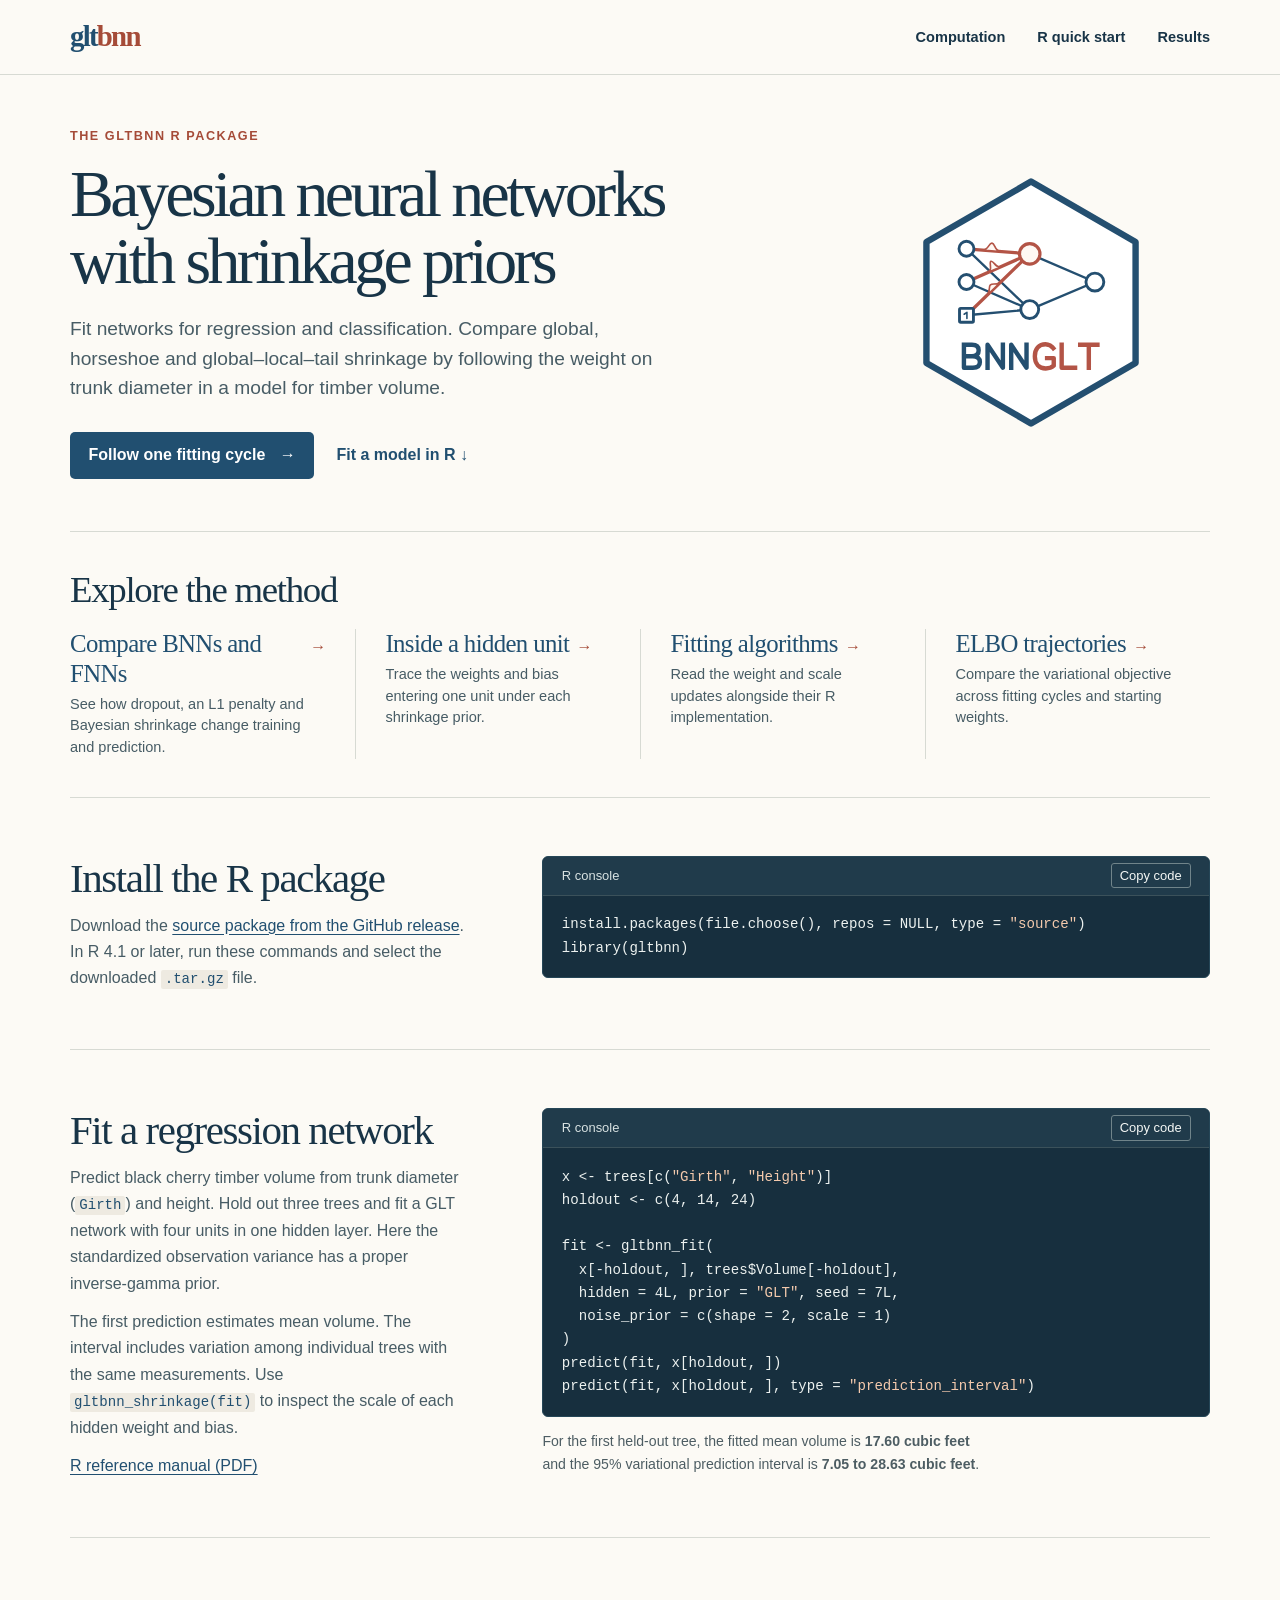
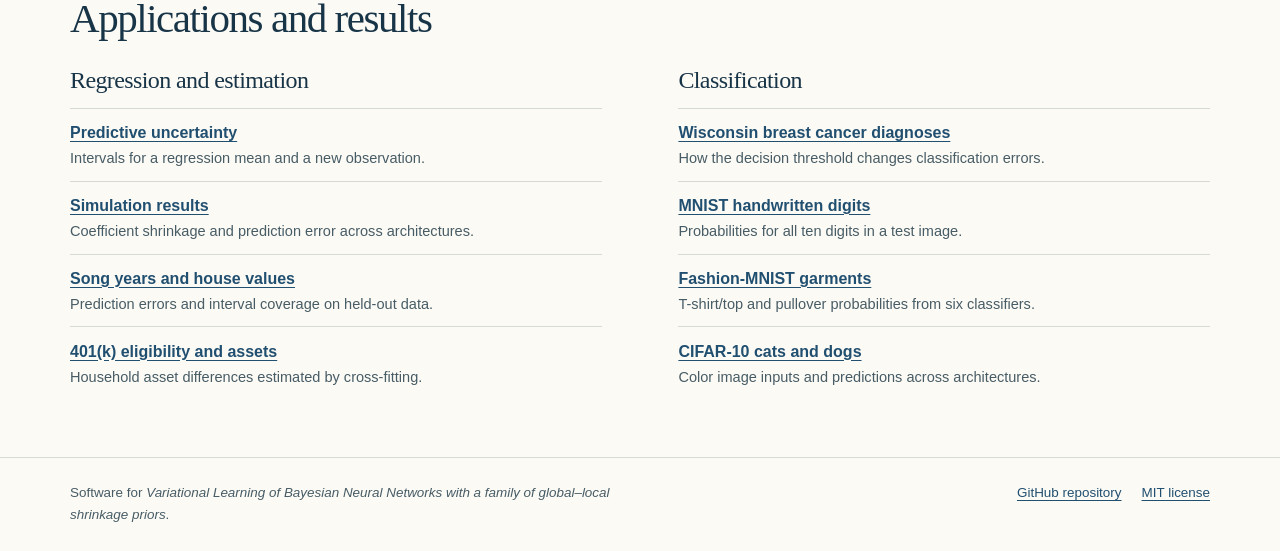
<file: docs/index.html>
<!doctype html>
<html lang="en">
<head>
  <meta charset="utf-8">
  <meta name="viewport" content="width=device-width, initial-scale=1">
  <meta name="description" content="Follow a Bayesian neural network through one variational fitting cycle, run the gltbnn R package, and explore its regression and classification results.">
  <title>gltbnn · Bayesian neural networks in R</title>
  <link rel="icon" href="assets/mark.svg" type="image/svg+xml">
  <link rel="stylesheet" href="package.css">
  <link rel="stylesheet" href="home.css">
</head>
<body>
<a class="skip" href="#content">Skip to content</a>
<header class="topbar">
  <div class="wrap bar-inner">
    <a class="wordmark" href="./" aria-label="gltbnn home">glt<span>bnn</span></a>
    <nav aria-label="Main navigation">
      <a href="computation/">Computation</a>
      <a href="#install">R quick start</a>
      <a href="#illustrations">Results</a>
    </nav>
  </div>
</header>

<main id="content" class="wrap">
  <section class="hero" aria-labelledby="hero-title">
    <div class="hero-copy">
      <p class="kicker">The gltbnn R package</p>
      <h1 id="hero-title">Bayesian neural networks with shrinkage priors</h1>
      <p class="intro">Fit networks for regression and classification. Compare global, horseshoe and global–local–tail shrinkage by following the weight on trunk diameter in a model for timber volume.</p>
      <div class="actions">
        <a class="button" href="computation/cycle.html">Follow one fitting cycle <span aria-hidden="true">→</span></a>
        <a class="text-link" href="#install">Fit a model in R <span aria-hidden="true">↓</span></a>
      </div>
    </div>
    <div class="hero-mark"><img src="assets/mark.svg" width="360" height="408" alt="BNN GLT hexagon showing three connections entering one hidden unit"></div>
  </section>

  <section class="method-section" aria-labelledby="method-title">
    <h2 id="method-title">Explore the method</h2>
    <div class="method-links">
      <a href="computation/regularization.html"><h3>Compare BNNs and FNNs <span aria-hidden="true">→</span></h3><p>See how dropout, an L1 penalty and Bayesian shrinkage change training and prediction.</p></a>
      <a href="illustration/"><h3>Inside a hidden unit <span aria-hidden="true">→</span></h3><p>Trace the weights and bias entering one unit under each shrinkage prior.</p></a>
      <a href="computation/algorithms.html"><h3>Fitting algorithms <span aria-hidden="true">→</span></h3><p>Read the weight and scale updates alongside their R implementation.</p></a>
      <a href="computation/elbo-replay.html"><h3>ELBO trajectories <span aria-hidden="true">→</span></h3><p>Compare the variational objective across fitting cycles and starting weights.</p></a>
    </div>
  </section>

  <section id="install" class="section-grid" aria-labelledby="install-title">
    <div><h2 id="install-title">Install the R package</h2>
      <p>Download the <a href="https://github.com/yain22/Bayesian_NN_GLT/releases/latest">source package from the GitHub release</a>. In R&nbsp;4.1 or later, run these commands and select the downloaded <code>.tar.gz</code> file.</p>
    </div>
    <div class="codebox">
      <div class="codebar"><span>R console</span><button class="copy" hidden type="button" data-code="install-code">Copy code</button></div>
      <pre><code id="install-code">install.packages(file.choose(), repos = NULL, type = <span class="str">"source"</span>)
library(gltbnn)</code></pre>
    </div>
  </section>

  <section id="example" class="section-grid" aria-labelledby="example-title">
    <div><h2 id="example-title">Fit a regression network</h2>
      <p>Predict black cherry timber volume from trunk diameter (<code>Girth</code>) and height. Hold out three trees and fit a GLT network with four units in one hidden layer. Here the standardized observation variance has a proper inverse-gamma prior.</p>
      <p>The first prediction estimates mean volume. The interval includes variation among individual trees with the same measurements. Use <code>gltbnn_shrinkage(fit)</code> to inspect the scale of each hidden weight and bias.</p>
      <p><a href="reference.pdf">R reference manual (PDF)</a></p>
    </div>
    <div>
      <div class="codebox">
        <div class="codebar"><span>R console</span><button class="copy" hidden type="button" data-code="fit-code">Copy code</button></div>
        <pre><code id="fit-code">x &lt;- trees[c(<span class="str">"Girth"</span>, <span class="str">"Height"</span>)]
holdout &lt;- c(4, 14, 24)

fit &lt;- gltbnn_fit(
  x[-holdout, ], trees$Volume[-holdout],
  hidden = 4L, prior = <span class="str">"GLT"</span>, seed = 7L,
  noise_prior = c(shape = 2, scale = 1)
)
predict(fit, x[holdout, ])
predict(fit, x[holdout, ], type = <span class="str">"prediction_interval"</span>)</code></pre>
      </div>
      <p class="result-note">For the first held-out tree, the fitted mean volume is <strong>17.60 cubic feet</strong> and the 95% variational prediction interval is <strong>7.05 to 28.63 cubic feet</strong>.</p>
    </div>
  </section>

  <section id="illustrations" class="illustrations" aria-labelledby="illustrations-title">
    <h2 id="illustrations-title">Applications and results</h2>
    <div class="results-groups">
      <div>
        <h3>Regression and estimation</h3>
        <ul>
          <li><a href="prediction/">Predictive uncertainty</a> <span>Intervals for a regression mean and a new observation.</span></li>
          <li><a href="study/">Simulation results</a> <span>Coefficient shrinkage and prediction error across architectures.</span></li>
          <li><a href="study/#downloads">Song years and house values</a> <span>Prediction errors and interval coverage on held-out data.</span></li>
          <li><a href="study/#causal-inference">401(k) eligibility and assets</a> <span>Household asset differences estimated by cross-fitting.</span></li>
        </ul>
      </div>
      <div>
        <h3>Classification</h3>
        <ul>
          <li><a href="classification/#binary">Wisconsin breast cancer diagnoses</a> <span>How the decision threshold changes classification errors.</span></li>
          <li><a href="classification/#mnist">MNIST handwritten digits</a> <span>Probabilities for all ten digits in a test image.</span></li>
          <li><a href="classification/fashion/">Fashion-MNIST garments</a> <span>T-shirt/top and pullover probabilities from six classifiers.</span></li>
          <li><a href="classification/cifar/">CIFAR-10 cats and dogs</a> <span>Color image inputs and predictions across architectures.</span></li>
        </ul>
      </div>
    </div>
  </section>
</main>

<footer><div class="wrap footer-inner"><p>Software for <cite>Variational Learning of Bayesian Neural Networks with a family of global–local shrinkage priors</cite>.</p><div class="footer-links"><a href="https://github.com/yain22/Bayesian_NN_GLT">GitHub repository</a><a href="https://github.com/yain22/Bayesian_NN_GLT/blob/main/LICENSE.md">MIT license</a></div></div></footer>
<div id="copy-status" class="sr-only" role="status"></div>
<script>
  if (navigator.clipboard) {
    document.querySelectorAll("[data-code]").forEach((button) => {
      button.hidden = false;
      button.addEventListener("click", async () => {
        const code = document.getElementById(button.dataset.code);
        const status = document.getElementById("copy-status");
        try {
          await navigator.clipboard.writeText(code.textContent);
          button.textContent = "Copied";
          status.textContent = "Code copied to the clipboard.";
        } catch {
          const range = document.createRange();
          range.selectNodeContents(code);
          const selection = window.getSelection();
          selection.removeAllRanges();
          selection.addRange(range);
          button.textContent = "Code selected";
          status.textContent = "Code selected. Use your copy shortcut.";
        }
        window.setTimeout(() => { button.textContent = "Copy code"; }, 2000);
      });
    });
  }
</script>
</body>
</html>
</file>
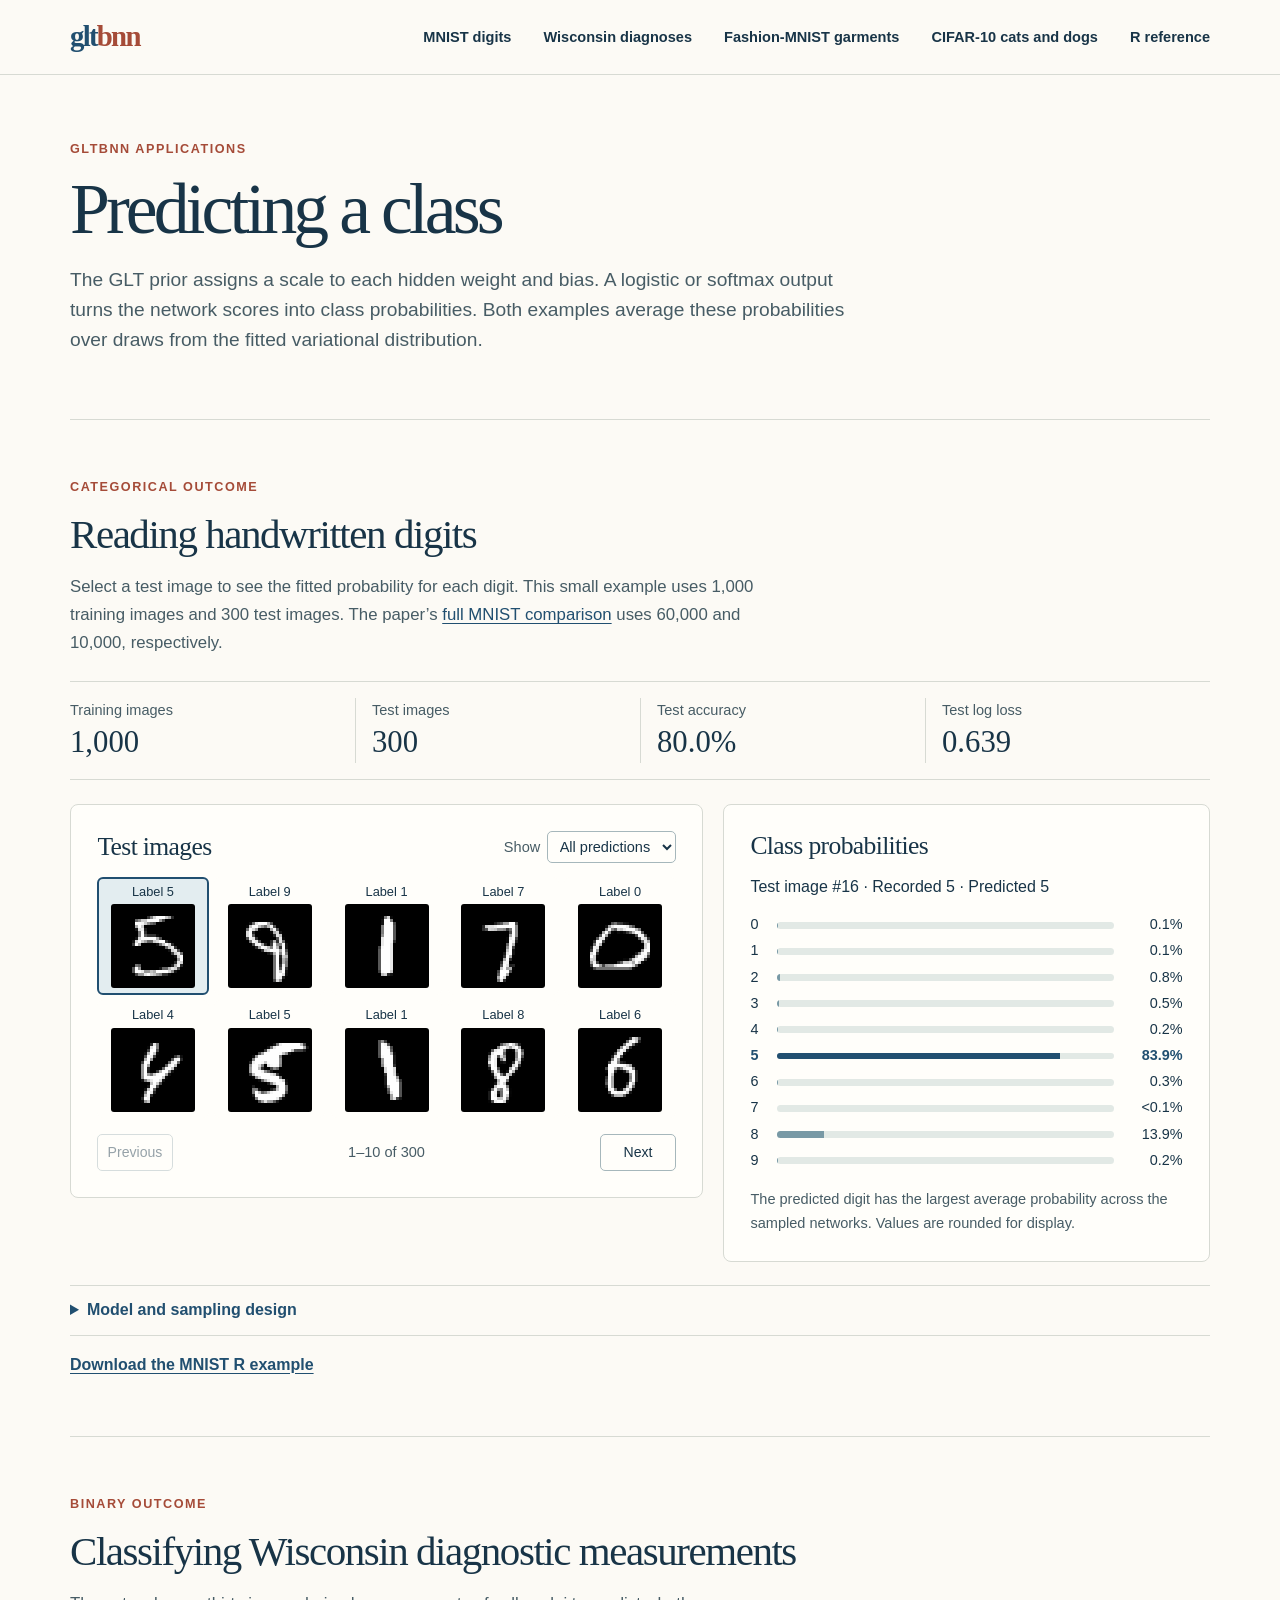
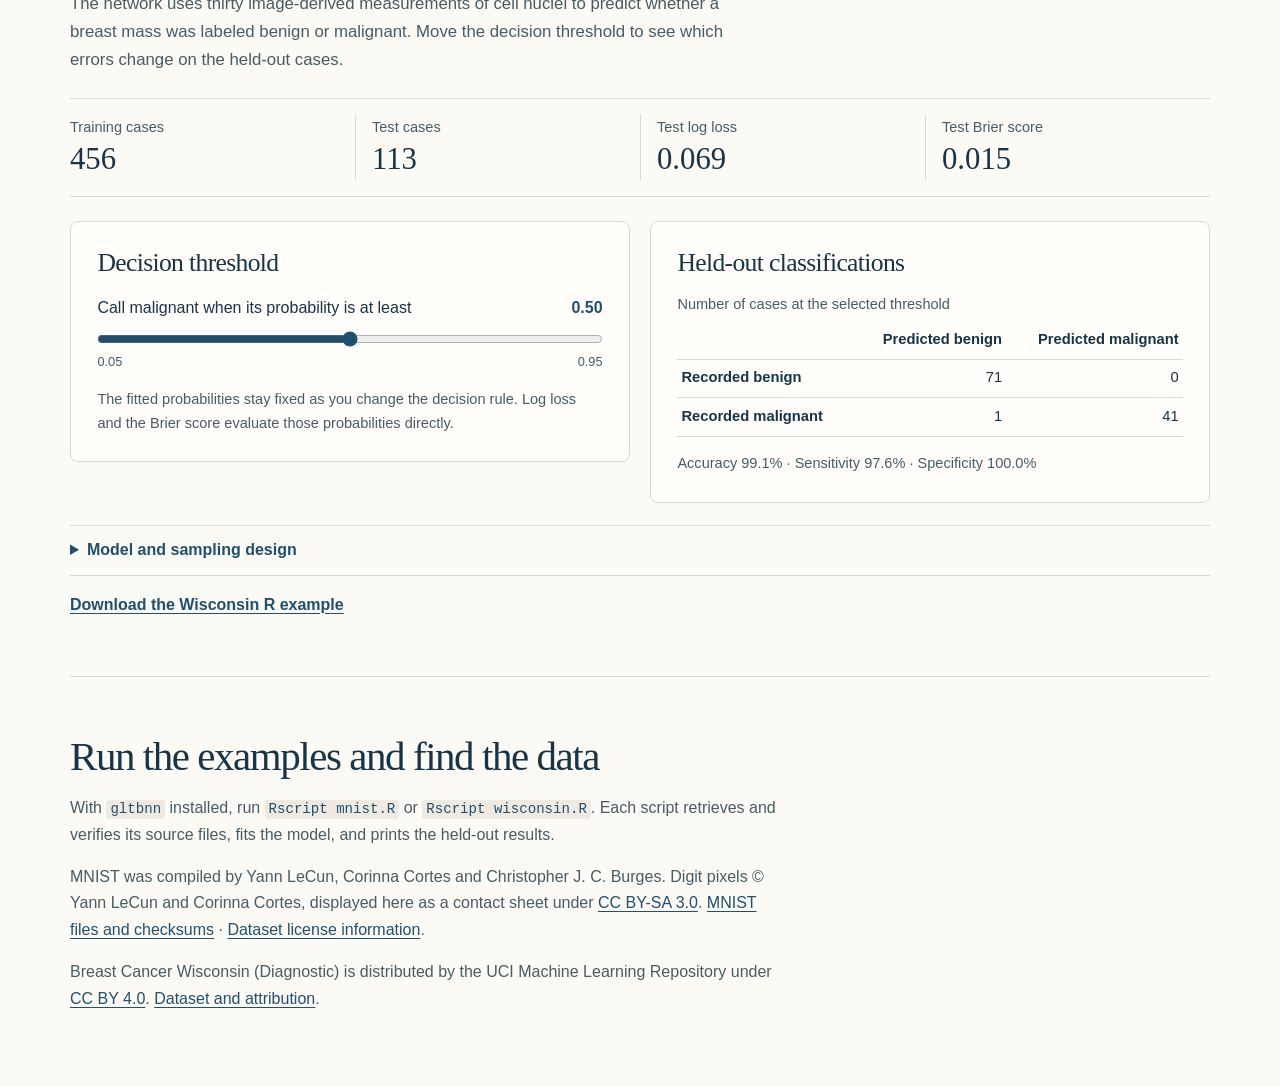
<file: docs/classification/index.html>
<!doctype html>
<html lang="en">
<head>
  <meta charset="utf-8">
  <meta name="viewport" content="width=device-width, initial-scale=1">
  <meta name="description" content="Explore held-out predictions from Bayesian neural networks fitted to Wisconsin diagnostic measurements and MNIST digits in R.">
  <title>Classification applications · gltbnn</title>
  <link rel="icon" href="../assets/mark.svg" type="image/svg+xml">
  <link rel="stylesheet" href="../package.css">
  <link rel="stylesheet" href="style.css">
  <script defer src="mnist.js"></script>
  <script defer src="wisconsin.js"></script>
  <script defer src="application.js"></script>
</head>
<body>
<a class="skip" href="#main">Skip to applications</a>
<header class="topbar"><div class="wrap bar-inner">
  <a class="wordmark" href="../" aria-label="gltbnn home">glt<span>bnn</span></a>
  <nav aria-label="Applications"><a href="#mnist">MNIST digits</a><a href="#binary">Wisconsin diagnoses</a><a href="fashion/">Fashion-MNIST garments</a><a href="cifar/">CIFAR-10 cats and dogs</a><a href="../reference.pdf">R reference</a></nav>
</div></header>
<main id="main" class="wrap">
  <header class="page-title">
    <p class="kicker">gltbnn applications</p>
    <h1>Predicting a class</h1>
    <p class="intro">The GLT prior assigns a scale to each hidden weight and bias. A logistic or softmax output turns the network scores into class probabilities. Both examples average these probabilities over draws from the fitted variational distribution.</p>
  </header>
  <section id="mnist" class="application" aria-labelledby="mnist-heading">
    <p class="kicker">Categorical outcome</p>
    <h2 id="mnist-heading">Reading handwritten digits</h2>
    <p class="lead">Select a test image to see the fitted probability for each digit. This small example uses 1,000 training images and 300 test images. The paper’s <a href="https://github.com/yain22/Bayesian_NN_GLT/tree/main/tools/replication/mnist">full MNIST comparison</a> uses 60,000 and 10,000, respectively.</p>
    <noscript><p>Enable JavaScript to inspect predictions, or run the <a href="mnist.R">MNIST example in R</a>.</p></noscript>
    <div class="interactive" hidden id="digit-explorer">
      <div class="numbers"><div><span>Training images</span><strong id="digit-training"></strong></div><div><span>Test images</span><strong id="digit-testing"></strong></div><div><span>Test accuracy</span><strong id="digit-accuracy"></strong></div><div><span>Test log loss</span><strong id="digit-loss"></strong></div></div>
      <div class="two-panels digits-layout">
        <section class="card" aria-labelledby="gallery-heading">
          <div class="card-head"><h3 id="gallery-heading">Test images</h3><label class="filter">Show <select id="filter"><option value="all">All predictions</option><option value="wrong">Errors only</option><option value="correct">Correct only</option></select></label></div>
          <div id="gallery" class="gallery" role="group" aria-label="Select a test image"></div>
          <div class="pager"><button type="button" id="previous">Previous</button><span id="page-count" role="status"></span><button type="button" id="next">Next</button></div>
        </section>
        <section class="card" aria-labelledby="prob-heading">
          <div class="card-head"><h3 id="prob-heading">Class probabilities</h3></div>
          <p class="selection" id="selection" role="status"></p>
          <div class="probabilities" id="probabilities"></div>
          <p class="small">The predicted digit has the largest average probability across the sampled networks. Values are rounded for display.</p>
        </section>
      </div>
    </div>
    <details class="method"><summary>Model and sampling design</summary>
      <p>We sampled 100 images per digit from the official training split and 30 per digit from the separate test split. The balanced test accuracy gives each digit equal weight. The gallery displays the original 28 × 28 pixels. For fitting, we average each 2 × 2 block to obtain 196 predictors and standardize using the training images.</p>
      <p>A GLT network with one hidden layer of 20 units uses <code>outcome = "categorical"</code>. In the paper’s notation, classes <i>c</i> = 1, …, 10 correspond to digits 0, …, 9. For image <i>i</i>, digit 9 is the reference, with score η<sub><i>i</i>,10</sub> = 0. At each weight draw, the probability for class <i>c</i> is <i>p</i><sub><i>ic</i></sub> = exp(η<sub><i>ic</i></sub>)/∑<sub><i>m</i>=1</sub><sup>10</sup> exp(η<sub><i>im</i></sub>). We average each class probability over 128 draws. Test log loss is the mean negative log probability assigned to the recorded digit.</p>
    </details>
    <p class="download"><a href="mnist.R" download>Download the MNIST R example</a></p>
  </section>
  <section id="binary" class="application" aria-labelledby="wdbc-heading">
    <p class="kicker">Binary outcome</p>
    <h2 id="wdbc-heading">Classifying Wisconsin diagnostic measurements</h2>
    <p class="lead">The network uses thirty image-derived measurements of cell nuclei to predict whether a breast mass was labeled benign or malignant. Move the decision threshold to see which errors change on the held-out cases.</p>
    <noscript><p>Enable JavaScript to adjust the threshold, or run the <a href="wisconsin.R">Wisconsin example in R</a>.</p></noscript>
    <div class="interactive" hidden id="binary-explorer">
      <div class="numbers"><div><span>Training cases</span><strong id="wdbc-training"></strong></div><div><span>Test cases</span><strong id="wdbc-testing"></strong></div><div><span>Test log loss</span><strong id="wdbc-loss"></strong></div><div><span>Test Brier score</span><strong id="wdbc-brier"></strong></div></div>
      <div class="two-panels">
        <section class="card" aria-labelledby="threshold-heading">
          <h3 id="threshold-heading">Decision threshold</h3>
          <div class="threshold"><label for="cutoff">Call malignant when its probability is at least</label><output id="cutoff-value" for="cutoff">0.50</output></div>
          <input type="range" id="cutoff" min="0.05" max="0.95" step="0.05" value="0.50">
          <div class="range-ends" aria-hidden="true"><span>0.05</span><span>0.95</span></div>
          <p class="small">The fitted probabilities stay fixed as you change the decision rule. Log loss and the Brier score evaluate those probabilities directly.</p>
        </section>
        <section class="card" aria-labelledby="confusion-heading">
          <h3 id="confusion-heading">Held-out classifications</h3>
          <table class="confusion"><caption>Number of cases at the selected threshold</caption><thead><tr><td></td><th scope="col">Predicted benign</th><th scope="col">Predicted malignant</th></tr></thead>
          <tbody><tr><th scope="row">Recorded benign</th><td id="tn"></td><td id="fp"></td></tr><tr><th scope="row">Recorded malignant</th><td id="fn"></td><td id="tp"></td></tr></tbody></table>
          <p class="small" id="binary-metrics" role="status"></p>
        </section>
      </div>
    </div>
    <details class="method"><summary>Model and sampling design</summary>
      <p>We reserved about one fifth of each diagnosis group for testing and excluded the record identifier from the predictors. A GLT network with eight units in one hidden layer uses <code>outcome = "binary"</code>. Malignant is the second factor level, coded <i>Y</i><sub><i>i</i></sub> = 1. For case <i>i</i>, the network score <i>f</i><sub>𝒲</sub>(<b><i>x</i></b><sub><i>i</i></sub>) is the log odds of malignancy. Applying the logistic function gives the event probability <i>p</i><sub><i>i</i></sub> for that draw. We average these probabilities over 256 draws before applying the threshold.</p>
      <p>Log loss is the mean negative log probability of the recorded diagnosis. The binary Brier score is the mean squared difference between the malignant probability and the indicator of malignancy. Lower values are better for both.</p>
    </details>
    <p class="download"><a href="wisconsin.R" download>Download the Wisconsin R example</a></p>
  </section>
  <section class="sources" aria-labelledby="sources-heading"><h2 id="sources-heading">Run the examples and find the data</h2>
    <p>With <code>gltbnn</code> installed, run <code>Rscript mnist.R</code> or <code>Rscript wisconsin.R</code>. Each script retrieves and verifies its source files, fits the model, and prints the held-out results.</p>
    <p>MNIST was compiled by Yann LeCun, Corinna Cortes and Christopher J. C. Burges. Digit pixels © Yann LeCun and Corinna Cortes, displayed here as a contact sheet under <a href="https://creativecommons.org/licenses/by-sa/3.0/">CC BY-SA 3.0</a>. <a href="https://github.com/cvdfoundation/mnist">MNIST files and checksums</a> · <a href="https://keras.io/2/api/datasets/mnist/">Dataset license information</a>.</p>
    <p>Breast Cancer Wisconsin (Diagnostic) is distributed by the UCI Machine Learning Repository under <a href="https://creativecommons.org/licenses/by/4.0/">CC BY 4.0</a>. <a href="https://doi.org/10.24432/C5DW2B">Dataset and attribution</a>.</p>
  </section>
</main>
</body>
</html>
</file>
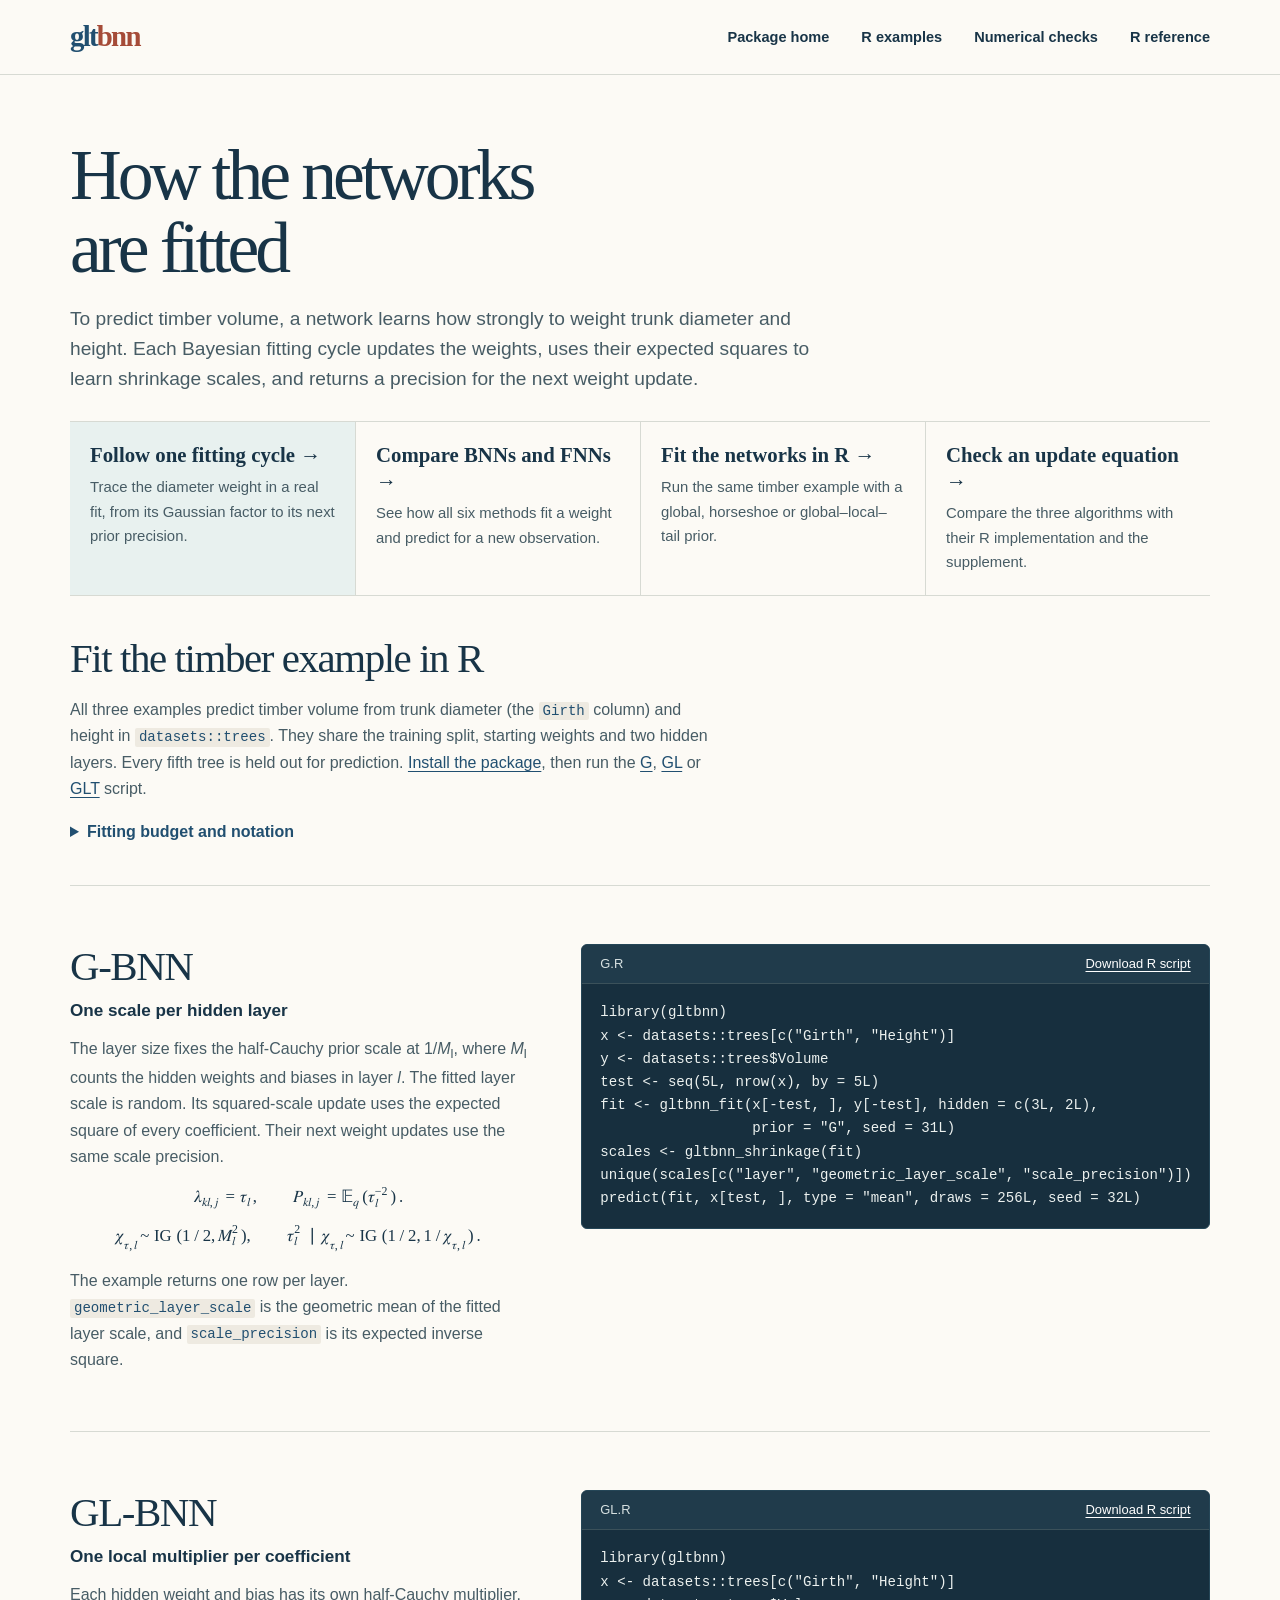
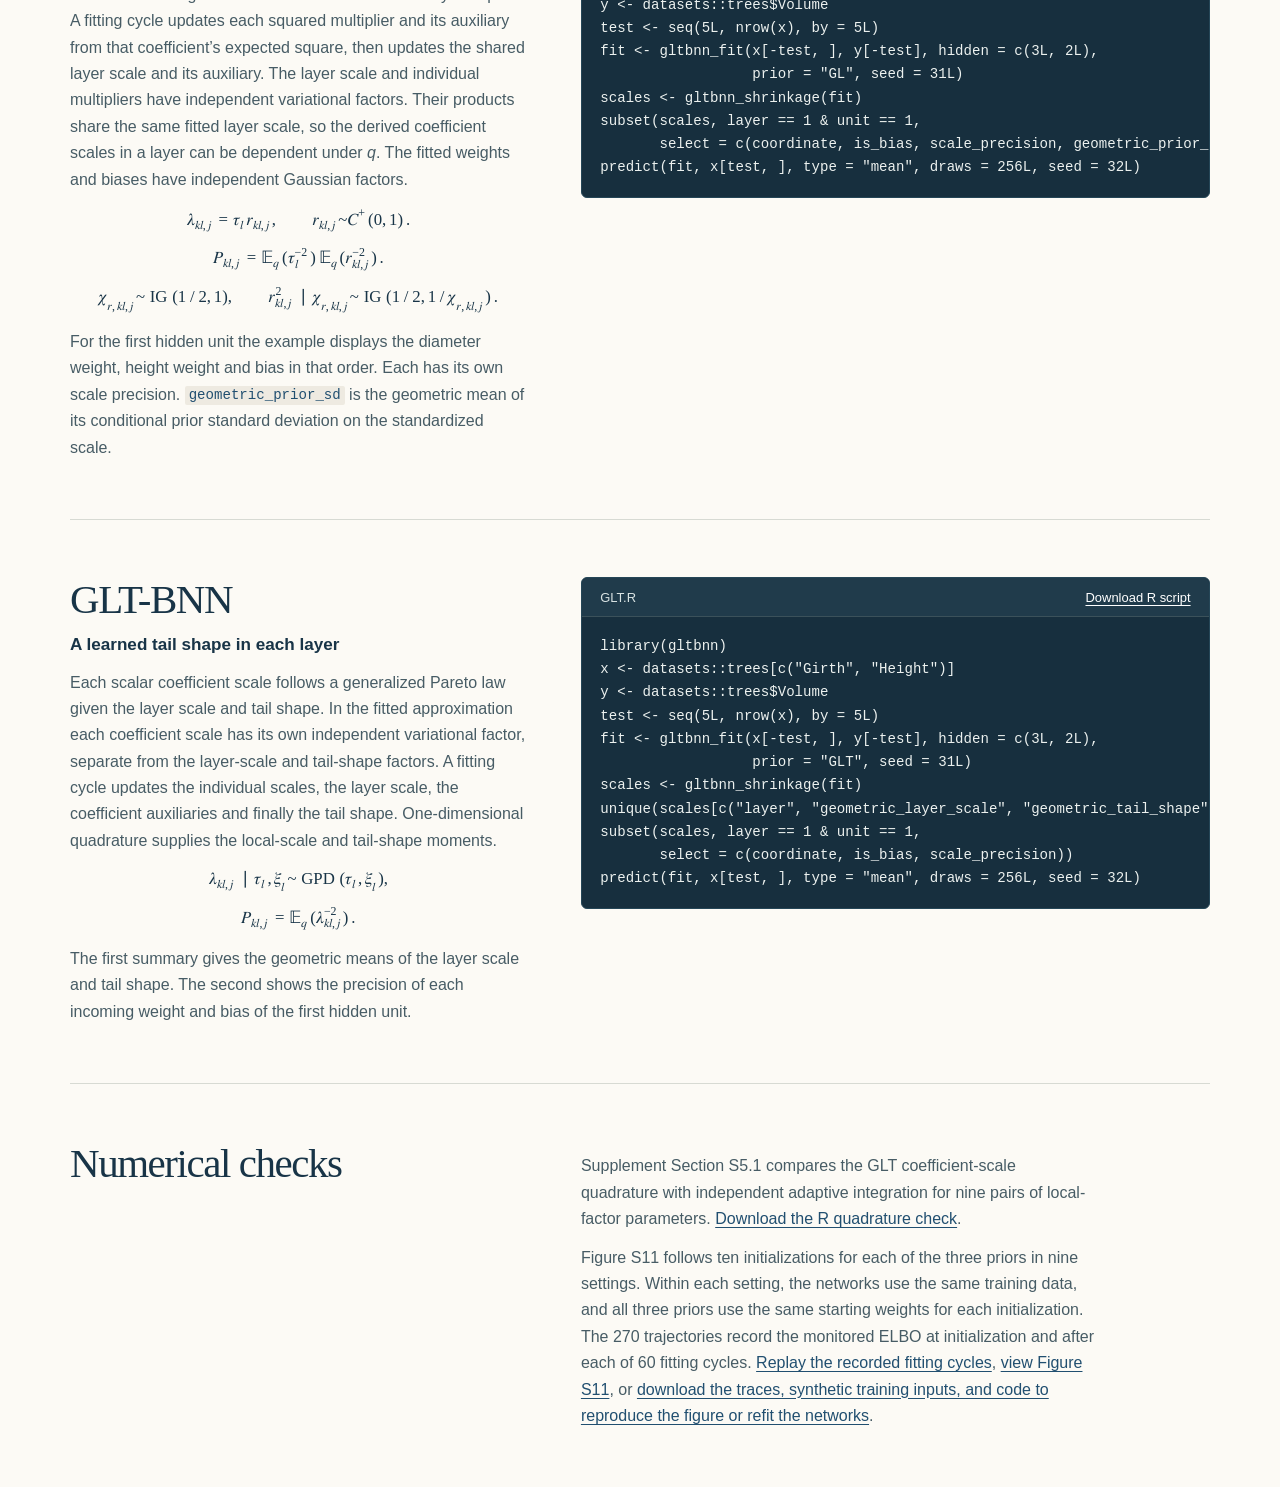
<file: docs/computation/index.html>
<!doctype html>
<html lang="en">
<head>
  <meta charset="utf-8">
  <meta name="viewport" content="width=device-width, initial-scale=1">
  <meta name="description" content="Variational fitting and runnable R examples for global, global–local and global–local–tail Bayesian neural networks.">
  <title>Fitting G, GL and GLT networks · gltbnn</title>
  <link rel="icon" href="../assets/mark.svg" type="image/svg+xml">
  <link rel="stylesheet" href="../package.css">
  <style>
    .guide-intro { padding-block:clamp(2rem,5vw,4rem) 1.75rem; }
    .guide-intro h1 { max-width:17ch; }
    .guide-intro p, .fit-intro p { max-width:72ch; color:var(--muted); }
    .guide-routes { display:grid; grid-template-columns:repeat(4,minmax(0,1fr)); border-block:1px solid var(--rule); }
    .guide-routes a { display:block; padding:1.25rem; text-decoration:none; color:var(--ink); }
    .guide-routes a + a { border-left:1px solid var(--rule); }
    .guide-routes a:first-child { background:#e8f1ef; }
    .guide-routes a:hover { background:white; }
    .guide-routes strong { display:block; font:600 1.3rem/1.25 var(--serif); }
    .guide-routes span { display:block; margin-top:.45rem; color:var(--muted); font-size:.93rem; }
    .fit-intro { padding:2.5rem 0 1.5rem; }
    .fit-intro details { margin:1rem 0; }
    .fit-intro summary { cursor:pointer; color:var(--navy); font-weight:600; }
    .fit-intro pre { max-width:44rem; background:#efece5; }
    .section-grid { grid-template-columns:minmax(0,.95fr) minmax(0,1.3fr); gap:clamp(1.25rem,4vw,3.5rem); }
    .section-grid h3 { font:600 1.07rem/1.5 var(--sans); letter-spacing:0; }
    .section-grid > div { min-width:0; }
    .formula { overflow-x:auto; margin:1rem 0; }
    math[display=block] { min-width:max-content; font-size:1.05rem; }
    .codebar a { color:#fff; }
    @media (max-width:860px) { .section-grid { grid-template-columns:minmax(0,1fr); } }
    @media (min-width:591px) and (max-width:940px) {
      .guide-routes { grid-template-columns:repeat(2,minmax(0,1fr)); }
      .guide-routes a:nth-child(3) { border-left:0; }
      .guide-routes a:nth-child(n+3) { border-top:1px solid var(--rule); }
    }
    @media (max-width:590px) { .guide-routes { grid-template-columns:1fr; } .guide-routes a + a { border-left:0; border-top:1px solid var(--rule); } }
  </style>
</head>
<body>
<a class="skip" href="#content">Skip to content</a>
<header class="topbar"><div class="wrap bar-inner">
  <a class="wordmark" href="../" aria-label="gltbnn home">glt<span>bnn</span></a>
  <nav aria-label="Computational methods"><a href="../">Package home</a><a href="#examples">R examples</a><a href="#checks">Numerical checks</a><a href="../reference.pdf">R reference</a></nav>
</div></header>
<main id="content" class="wrap">
<header class="guide-intro">
  <h1>How the networks are fitted</h1>
  <p class="intro">To predict timber volume, a network learns how strongly to weight trunk diameter and height. Each Bayesian fitting cycle updates the weights, uses their expected squares to learn shrinkage scales, and returns a precision for the next weight update.</p>
</header>
<div class="guide-routes" role="navigation" aria-label="Explore the computation">
  <a href="cycle.html"><strong>Follow one fitting cycle →</strong><span>Trace the diameter weight in a real fit, from its Gaussian factor to its next prior precision.</span></a>
  <a href="regularization.html"><strong>Compare BNNs and FNNs →</strong><span>See how all six methods fit a weight and predict for a new observation.</span></a>
  <a href="#examples"><strong>Fit the networks in R →</strong><span>Run the same timber example with a global, horseshoe or global–local–tail prior.</span></a>
  <a href="algorithms.html"><strong>Check an update equation →</strong><span>Compare the three algorithms with their R implementation and the supplement.</span></a>
</div>
<section id="examples" class="fit-intro" aria-labelledby="examples-title">
  <h2 id="examples-title">Fit the timber example in R</h2>
  <p>All three examples predict timber volume from trunk diameter (the <code>Girth</code> column) and height in <code>datasets::trees</code>. They share the training split, starting weights and two hidden layers. Every fifth tree is held out for prediction. <a href="../#install">Install the package</a>, then run the <a href="#g">G</a>, <a href="#gl">GL</a> or <a href="#glt">GLT</a> script.</p>
  <details><summary>Fitting budget and notation</summary>
  <p>The examples use 600 initialization steps, 60 fitting cycles and the Jeffreys prior on the standardized observation variance. They return predictions in cubic feet. The scale precision <i>P</i><sub>kl,j</sub> in the equations below is 𝔼<sub>q</sub>[λ<sub>kl,j</sub><sup>−2</sup>]. The noise precision is φ<sub>σ</sub> = 𝔼<sub>q</sub>[σ<sup>−2</sup>]. In these Gaussian fits, <i>c</i><sub>l</sub> = 1, so the effective hidden-weight precision is ω<sub>kl,j</sub> = φ<sub>σ</sub><i>P</i><sub>kl,j</sub>.</p>
  <p>To fit a GLT network for 180 cycles, supply the predictor matrix <code>x</code> and response <code>y</code>, and set the cycle budget in <code>control</code>.</p>
  <pre><code>gltbnn_fit(x, y, prior = "GLT",
           control = list(outer = 180L, weight_steps = 10L))</code></pre>
  <p>Increasing <code>outer</code> extends the run while keeping ten successive weight-update attempts per cycle. The variance and shrinkage factors are still updated once per cycle.</p>
  <p>In the supplement, Section S1 derives the shared variational updates. Section S2 gives the G-BNN algorithm, S3 the GL-BNN algorithm and S4 the GLT-BNN algorithm.</p>
  <p>These half-Cauchy expansions use random auxiliaries χ<sub>τ,l</sub> for the layer and χ<sub>r,kl,j</sub> for the GL coefficient. In a fitted layer’s R state, <code>$aux</code> stores the G or GL layer auxiliary factor and <code>$nu</code> stores the GL coefficient auxiliary factors. Under GLT, <code>$nu</code> stores the generalized Pareto mixing factors. Within an inverse-gamma factor, <code>a</code> is its shape parameter.</p>
  </details>
</section>
<section id="g" class="section-grid" aria-labelledby="g-title">
  <div>
    <h2 id="g-title">G-BNN</h2>
    <h3>One scale per hidden layer</h3>
    <p>The layer size fixes the half-Cauchy prior scale at 1/<i>M</i><sub>l</sub>, where <i>M</i><sub>l</sub> counts the hidden weights and biases in layer <i>l</i>. The fitted layer scale is random. Its squared-scale update uses the expected square of every coefficient. Their next weight updates use the same scale precision.</p>
    <div class="formula"><math alttext="\lambda_{kl,j}=\tau_l,\qquad P_{kl,j}=\mathbb{E}_q(\tau_l^{-2})." xmlns="http://www.w3.org/1998/Math/MathML" display="block"><mrow><msub><mi>&#x003BB;</mi><mrow><mi>k</mi><mi>l</mi><mo>&#x0002C;</mo><mi>j</mi></mrow></msub><mo>&#x0003D;</mo><msub><mi>&#x003C4;</mi><mi>l</mi></msub><mo>&#x0002C;</mo><mspace width="2em" /><msub><mi>P</mi><mrow><mi>k</mi><mi>l</mi><mo>&#x0002C;</mo><mi>j</mi></mrow></msub><mo>&#x0003D;</mo><msub><mi>&#x1D53C;</mi><mi>q</mi></msub><mo stretchy="false">&#x00028;</mo><msubsup><mi>&#x003C4;</mi><mi>l</mi><mrow><mo>&#x02212;</mo><mn>2</mn></mrow></msubsup><mo stretchy="false">&#x00029;</mo><mo>&#x0002E;</mo></mrow></math></div><div class="formula"><math alttext="\chi_{\tau,l}\sim\operatorname{IG}(1/2,M_l^2),\qquad \tau_l^2\mid\chi_{\tau,l}\sim\operatorname{IG}(1/2,1/\chi_{\tau,l})." xmlns="http://www.w3.org/1998/Math/MathML" display="block"><mrow><msub><mi>&#x003C7;</mi><mrow><mi>&#x003C4;</mi><mo>&#x0002C;</mo><mi>l</mi></mrow></msub><mi>&#x0007E;</mi><mo>IG</mo><mo stretchy="false">&#x00028;</mo><mn>1</mn><mo>&#x0002F;</mo><mn>2</mn><mo>&#x0002C;</mo><msubsup><mi>M</mi><mi>l</mi><mn>2</mn></msubsup><mo stretchy="false">&#x00029;</mo><mo>&#x0002C;</mo><mspace width="2em" /><msubsup><mi>&#x003C4;</mi><mi>l</mi><mn>2</mn></msubsup><mo>&#x02223;</mo><msub><mi>&#x003C7;</mi><mrow><mi>&#x003C4;</mi><mo>&#x0002C;</mo><mi>l</mi></mrow></msub><mi>&#x0007E;</mi><mo>IG</mo><mo stretchy="false">&#x00028;</mo><mn>1</mn><mo>&#x0002F;</mo><mn>2</mn><mo>&#x0002C;</mo><mn>1</mn><mo>&#x0002F;</mo><msub><mi>&#x003C7;</mi><mrow><mi>&#x003C4;</mi><mo>&#x0002C;</mo><mi>l</mi></mrow></msub><mo stretchy="false">&#x00029;</mo><mo>&#x0002E;</mo></mrow></math></div>
    <p>The example returns one row per layer. <code>geometric_layer_scale</code> is the geometric mean of the fitted layer scale, and <code>scale_precision</code> is its expected inverse square.</p>
  </div>
  <div class="codebox">
    <div class="codebar"><span>G.R</span><a href="G.R" download>Download R script</a></div>
    <pre tabindex="0" aria-label="G-BNN example"><code id="g-code">library(gltbnn)
x &lt;- datasets::trees[c("Girth", "Height")]
y &lt;- datasets::trees$Volume
test &lt;- seq(5L, nrow(x), by = 5L)
fit &lt;- gltbnn_fit(x[-test, ], y[-test], hidden = c(3L, 2L),
                  prior = "G", seed = 31L)
scales &lt;- gltbnn_shrinkage(fit)
unique(scales[c("layer", "geometric_layer_scale", "scale_precision")])
predict(fit, x[test, ], type = "mean", draws = 256L, seed = 32L)
</code></pre>
  </div>
</section>
<section id="gl" class="section-grid" aria-labelledby="gl-title">
  <div>
    <h2 id="gl-title">GL-BNN</h2>
    <h3>One local multiplier per coefficient</h3>
    <p>Each hidden weight and bias has its own half-Cauchy multiplier. A fitting cycle updates each squared multiplier and its auxiliary from that coefficient’s expected square, then updates the shared layer scale and its auxiliary. The layer scale and individual multipliers have independent variational factors. Their products share the same fitted layer scale, so the derived coefficient scales in a layer can be dependent under <i>q</i>. The fitted weights and biases have independent Gaussian factors.</p>
    <div class="formula"><math alttext="\lambda_{kl,j}=\tau_l r_{kl,j},\qquad r_{kl,j}\sim C^+(0,1)." xmlns="http://www.w3.org/1998/Math/MathML" display="block"><mrow><msub><mi>&#x003BB;</mi><mrow><mi>k</mi><mi>l</mi><mo>&#x0002C;</mo><mi>j</mi></mrow></msub><mo>&#x0003D;</mo><msub><mi>&#x003C4;</mi><mi>l</mi></msub><msub><mi>r</mi><mrow><mi>k</mi><mi>l</mi><mo>&#x0002C;</mo><mi>j</mi></mrow></msub><mo>&#x0002C;</mo><mspace width="2em" /><msub><mi>r</mi><mrow><mi>k</mi><mi>l</mi><mo>&#x0002C;</mo><mi>j</mi></mrow></msub><mi>&#x0007E;</mi><msup><mi>C</mi><mo>&#x0002B;</mo></msup><mo stretchy="false">&#x00028;</mo><mn>0</mn><mo>&#x0002C;</mo><mn>1</mn><mo stretchy="false">&#x00029;</mo><mo>&#x0002E;</mo></mrow></math></div><div class="formula"><math alttext="P_{kl,j}=\mathbb{E}_q(\tau_l^{-2})\,\mathbb{E}_q(r_{kl,j}^{-2})." xmlns="http://www.w3.org/1998/Math/MathML" display="block"><mrow><msub><mi>P</mi><mrow><mi>k</mi><mi>l</mi><mo>&#x0002C;</mo><mi>j</mi></mrow></msub><mo>&#x0003D;</mo><msub><mi>&#x1D53C;</mi><mi>q</mi></msub><mo stretchy="false">&#x00028;</mo><msubsup><mi>&#x003C4;</mi><mi>l</mi><mrow><mo>&#x02212;</mo><mn>2</mn></mrow></msubsup><mo stretchy="false">&#x00029;</mo><mspace width="0.167em" /><msub><mi>&#x1D53C;</mi><mi>q</mi></msub><mo stretchy="false">&#x00028;</mo><msubsup><mi>r</mi><mrow><mi>k</mi><mi>l</mi><mo>&#x0002C;</mo><mi>j</mi></mrow><mrow><mo>&#x02212;</mo><mn>2</mn></mrow></msubsup><mo stretchy="false">&#x00029;</mo><mo>&#x0002E;</mo></mrow></math></div><div class="formula"><math alttext="\chi_{r,kl,j}\sim\operatorname{IG}(1/2,1),\qquad r_{kl,j}^2\mid\chi_{r,kl,j}\sim\operatorname{IG}(1/2,1/\chi_{r,kl,j})." xmlns="http://www.w3.org/1998/Math/MathML" display="block"><mrow><msub><mi>&#x003C7;</mi><mrow><mi>r</mi><mo>&#x0002C;</mo><mi>k</mi><mi>l</mi><mo>&#x0002C;</mo><mi>j</mi></mrow></msub><mi>&#x0007E;</mi><mo>IG</mo><mo stretchy="false">&#x00028;</mo><mn>1</mn><mo>&#x0002F;</mo><mn>2</mn><mo>&#x0002C;</mo><mn>1</mn><mo stretchy="false">&#x00029;</mo><mo>&#x0002C;</mo><mspace width="2em" /><msubsup><mi>r</mi><mrow><mi>k</mi><mi>l</mi><mo>&#x0002C;</mo><mi>j</mi></mrow><mn>2</mn></msubsup><mo>&#x02223;</mo><msub><mi>&#x003C7;</mi><mrow><mi>r</mi><mo>&#x0002C;</mo><mi>k</mi><mi>l</mi><mo>&#x0002C;</mo><mi>j</mi></mrow></msub><mi>&#x0007E;</mi><mo>IG</mo><mo stretchy="false">&#x00028;</mo><mn>1</mn><mo>&#x0002F;</mo><mn>2</mn><mo>&#x0002C;</mo><mn>1</mn><mo>&#x0002F;</mo><msub><mi>&#x003C7;</mi><mrow><mi>r</mi><mo>&#x0002C;</mo><mi>k</mi><mi>l</mi><mo>&#x0002C;</mo><mi>j</mi></mrow></msub><mo stretchy="false">&#x00029;</mo><mo>&#x0002E;</mo></mrow></math></div>
    <p>For the first hidden unit the example displays the diameter weight, height weight and bias in that order. Each has its own scale precision. <code>geometric_prior_sd</code> is the geometric mean of its conditional prior standard deviation on the standardized scale.</p>
  </div>
  <div class="codebox">
    <div class="codebar"><span>GL.R</span><a href="GL.R" download>Download R script</a></div>
    <pre tabindex="0" aria-label="GL-BNN example"><code id="gl-code">library(gltbnn)
x &lt;- datasets::trees[c("Girth", "Height")]
y &lt;- datasets::trees$Volume
test &lt;- seq(5L, nrow(x), by = 5L)
fit &lt;- gltbnn_fit(x[-test, ], y[-test], hidden = c(3L, 2L),
                  prior = "GL", seed = 31L)
scales &lt;- gltbnn_shrinkage(fit)
subset(scales, layer == 1 &amp; unit == 1,
       select = c(coordinate, is_bias, scale_precision, geometric_prior_sd))
predict(fit, x[test, ], type = "mean", draws = 256L, seed = 32L)
</code></pre>
  </div>
</section>
<section id="glt" class="section-grid" aria-labelledby="glt-title">
  <div>
    <h2 id="glt-title">GLT-BNN</h2>
    <h3>A learned tail shape in each layer</h3>
    <p>Each scalar coefficient scale follows a generalized Pareto law given the layer scale and tail shape. In the fitted approximation each coefficient scale has its own independent variational factor, separate from the layer-scale and tail-shape factors. A fitting cycle updates the individual scales, the layer scale, the coefficient auxiliaries and finally the tail shape. One-dimensional quadrature supplies the local-scale and tail-shape moments.</p>
    <div class="formula"><math alttext="\lambda_{kl,j}\mid\tau_l,\xi_l\sim\operatorname{GPD}(\tau_l,\xi_l)," xmlns="http://www.w3.org/1998/Math/MathML" display="block"><mrow><msub><mi>&#x003BB;</mi><mrow><mi>k</mi><mi>l</mi><mo>&#x0002C;</mo><mi>j</mi></mrow></msub><mo>&#x02223;</mo><msub><mi>&#x003C4;</mi><mi>l</mi></msub><mo>&#x0002C;</mo><msub><mi>&#x003BE;</mi><mi>l</mi></msub><mi>&#x0007E;</mi><mo>GPD</mo><mo stretchy="false">&#x00028;</mo><msub><mi>&#x003C4;</mi><mi>l</mi></msub><mo>&#x0002C;</mo><msub><mi>&#x003BE;</mi><mi>l</mi></msub><mo stretchy="false">&#x00029;</mo><mo>&#x0002C;</mo></mrow></math></div><div class="formula"><math alttext="P_{kl,j}=\mathbb{E}_q(\lambda_{kl,j}^{-2})." xmlns="http://www.w3.org/1998/Math/MathML" display="block"><mrow><msub><mi>P</mi><mrow><mi>k</mi><mi>l</mi><mo>&#x0002C;</mo><mi>j</mi></mrow></msub><mo>&#x0003D;</mo><msub><mi>&#x1D53C;</mi><mi>q</mi></msub><mo stretchy="false">&#x00028;</mo><msubsup><mi>&#x003BB;</mi><mrow><mi>k</mi><mi>l</mi><mo>&#x0002C;</mo><mi>j</mi></mrow><mrow><mo>&#x02212;</mo><mn>2</mn></mrow></msubsup><mo stretchy="false">&#x00029;</mo><mo>&#x0002E;</mo></mrow></math></div>
    <p>The first summary gives the geometric means of the layer scale and tail shape. The second shows the precision of each incoming weight and bias of the first hidden unit.</p>
  </div>
  <div class="codebox">
    <div class="codebar"><span>GLT.R</span><a href="GLT.R" download>Download R script</a></div>
    <pre tabindex="0" aria-label="GLT-BNN example"><code id="glt-code">library(gltbnn)
x &lt;- datasets::trees[c("Girth", "Height")]
y &lt;- datasets::trees$Volume
test &lt;- seq(5L, nrow(x), by = 5L)
fit &lt;- gltbnn_fit(x[-test, ], y[-test], hidden = c(3L, 2L),
                  prior = "GLT", seed = 31L)
scales &lt;- gltbnn_shrinkage(fit)
unique(scales[c("layer", "geometric_layer_scale", "geometric_tail_shape")])
subset(scales, layer == 1 &amp; unit == 1,
       select = c(coordinate, is_bias, scale_precision))
predict(fit, x[test, ], type = "mean", draws = 256L, seed = 32L)
</code></pre>
  </div>
</section>
<section id="checks" class="section-grid" aria-labelledby="checks-title">
  <div><h2 id="checks-title">Numerical checks</h2></div>
  <div>
    <p>Supplement Section S5.1 compares the GLT coefficient-scale quadrature with independent adaptive integration for nine pairs of local-factor parameters. <a href="check-quadrature.R" download>Download the R quadrature check</a>.</p>
    <p>Figure S11 follows ten initializations for each of the three priors in nine settings. Within each setting, the networks use the same training data, and all three priors use the same starting weights for each initialization. The 270 trajectories record the monitored ELBO at initialization and after each of 60 fitting cycles. <a href="elbo-replay.html">Replay the recorded fitting cycles</a>, <a href="elbo-initializations.pdf">view Figure S11</a>, or <a href="elbo-initializations.zip" download>download the traces, synthetic training inputs, and code to reproduce the figure or refit the networks</a>.</p>
  </div>
</section>
</main>
</body>
</html>
</file>
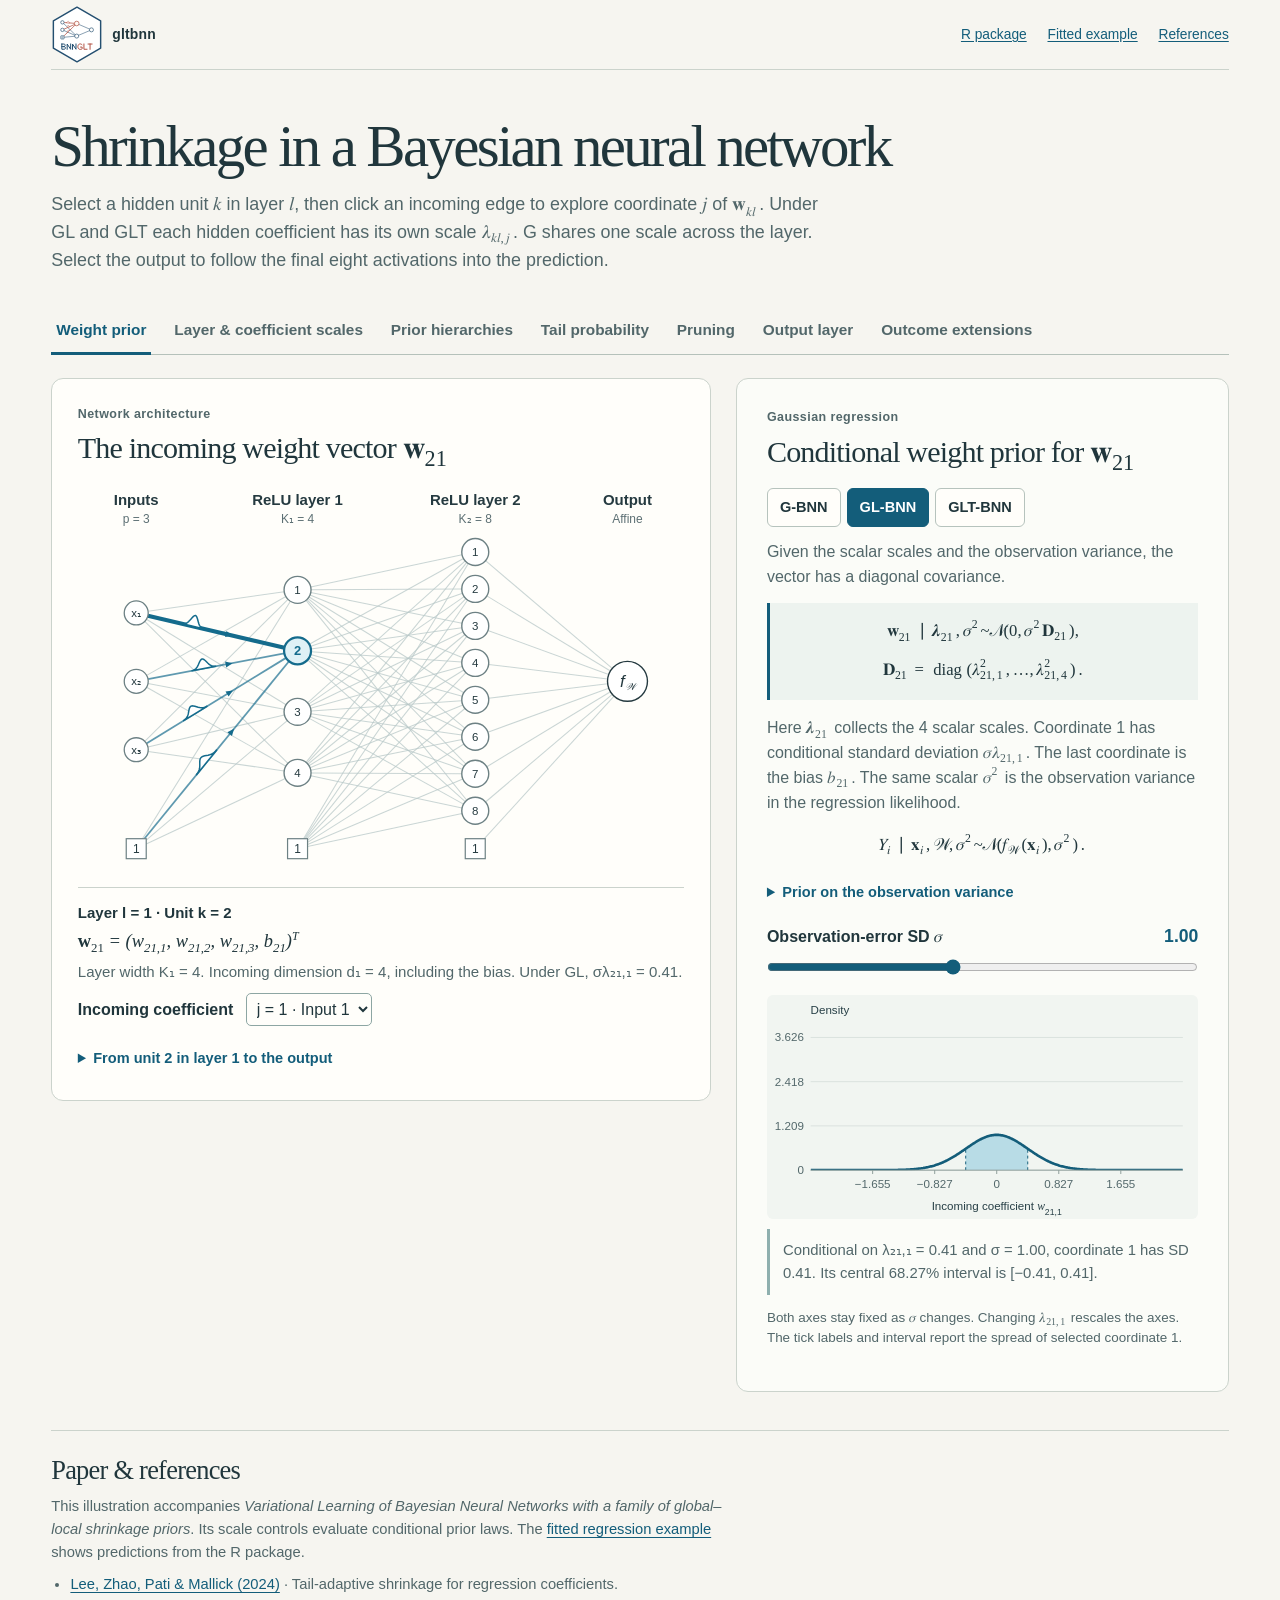
<file: docs/illustration/index.html>
<!doctype html>
<html lang="en">
<head>
  <meta charset="utf-8"><meta name="viewport" content="width=device-width, initial-scale=1">
  <title>Bayesian neural network shrinkage · gltbnn</title>
  <meta name="description" content="Explore coefficient shrinkage and the output layers for continuous, binary and unordered categorical responses in a Bayesian neural network.">
  <link rel="icon" href="../assets/mark.svg"><link rel="stylesheet" href="style.css?v=outcomes">
  <script defer src="network.js?v=readout"></script><script defer src="plots.js"></script><script defer src="hierarchy.js?v=chi"></script><script defer src="classification-network.js"></script><script defer src="outcomes.js"></script><script defer src="app.js?v=outcomes"></script>
</head>
<body><a class="skip-link" href="#topics">Skip to the mathematical explorer</a><div class="shell">
<header class="masthead"><a href="../" class="brand"><img class="brandmark" src="../assets/mark.svg" alt=""><span>gltbnn</span></a>
<nav class="links"><a href="../">R package</a><a href="../prediction/">Fitted example</a><a href="#sources">References</a></nav></header>
<main><header class="hero"><h1>Shrinkage in a Bayesian neural network</h1>
<p>Select a hidden unit <math alttext="k" xmlns="http://www.w3.org/1998/Math/MathML" display="inline"><mrow><mi>k</mi></mrow></math> in layer <math alttext="l" xmlns="http://www.w3.org/1998/Math/MathML" display="inline"><mrow><mi>l</mi></mrow></math>, then click an incoming edge to explore coordinate <math alttext="j" xmlns="http://www.w3.org/1998/Math/MathML" display="inline"><mrow><mi>j</mi></mrow></math> of <math alttext="\mathbf{w}_{kl}" xmlns="http://www.w3.org/1998/Math/MathML" display="inline"><mrow><msub><mi>&#x1D430;</mi><mrow><mi>k</mi><mi>l</mi></mrow></msub></mrow></math>. Under GL and GLT each hidden coefficient has its own scale <math alttext="\lambda_{kl,j}" xmlns="http://www.w3.org/1998/Math/MathML" display="inline"><mrow><msub><mi>&#x003BB;</mi><mrow><mi>k</mi><mi>l</mi><mo>&#x0002C;</mo><mi>j</mi></mrow></msub></mrow></math>. G shares one scale across the layer. Select the output to follow the final eight activations into the prediction.</p></header>
<nav class="tabbar" id="topics" aria-label="Mathematical explorer" role="tablist">
<button class="tab" type="button" id="tab-spread" role="tab" aria-selected="true" aria-controls="panel-spread" tabindex="0">Weight prior</button>
<button class="tab" type="button" id="tab-scales" role="tab" aria-selected="false" aria-controls="panel-scales" tabindex="-1">Layer &amp; coefficient scales</button>
<button class="tab" type="button" id="tab-hierarchy" role="tab" aria-selected="false" aria-controls="panel-hierarchy" tabindex="-1">Prior hierarchies</button>
<button class="tab" type="button" id="tab-tail" role="tab" aria-selected="false" aria-controls="panel-tail" tabindex="-1">Tail probability</button>
<button class="tab" type="button" id="tab-prune" role="tab" aria-selected="false" aria-controls="panel-prune" tabindex="-1">Pruning</button>
<button class="tab" type="button" id="tab-output" role="tab" aria-selected="false" aria-controls="panel-output" tabindex="-1">Output layer</button>
<button class="tab" type="button" id="tab-extensions" role="tab" aria-selected="false" aria-controls="panel-extensions" tabindex="-1">Outcome extensions</button>
</nav><noscript><p>The conditional standard deviation of coordinate <math alttext="j" xmlns="http://www.w3.org/1998/Math/MathML" display="inline"><mrow><mi>j</mi></mrow></math> is <math alttext="\sigma\lambda_{kl,j}" xmlns="http://www.w3.org/1998/Math/MathML" display="inline"><mrow><mi>&#x003C3;</mi><msub><mi>&#x003BB;</mi><mrow><mi>k</mi><mi>l</mi><mo>&#x0002C;</mo><mi>j</mi></mrow></msub></mrow></math>. G shares one scale across the layer. GL multiplies that shared scale by a separate multiplier for each coefficient, including the bias. GLT draws a coefficient scale given the layer scale and tail shape. Enable JavaScript to select an edge and explore the three priors.</p></noscript>
<div class="lab-grid" id="explorer"><section id="regression-network-panel" class="network-panel" aria-labelledby="network-title">
<span class="section-label">Network architecture</span><div class="panel-top"><h2 id="network-title"><span id="hidden-weight-title">The incoming weight vector <math alttext="\mathbf{w}_{21}" data-selection-tex="\mathbf{w}_{[[kl]]}" xmlns="http://www.w3.org/1998/Math/MathML" display="inline"><mrow><msub><mi>&#x1D430;</mi><mrow><mn data-selection="kl">21</mn></mrow></msub></mrow></math></span><span id="output-weight-title" hidden>The output weight vector <math alttext="\mathbf{v}" xmlns="http://www.w3.org/1998/Math/MathML" display="inline"><mrow><mi>&#x1D42F;</mi></mrow></math></span></h2></div>
<div class="network-wrap"><svg id="network" aria-label="Selectable regression network with two hidden layers"></svg></div>
<div class="network-summary" aria-live="polite"><strong id="selection-name"></strong><div id="selected-vector" class="selected-math"></div><div id="output-vector" hidden><math alttext="\mathbf{v}=(v_1,v_2,v_3,v_4,v_5,v_6,v_7,v_8,b_o)^{\mathsf T}" xmlns="http://www.w3.org/1998/Math/MathML" display="inline"><mrow><mi>&#x1D42F;</mi><mo>&#x0003D;</mo><mo stretchy="false">&#x00028;</mo><msub><mi>v</mi><mn>1</mn></msub><mo>&#x0002C;</mo><msub><mi>v</mi><mn>2</mn></msub><mo>&#x0002C;</mo><msub><mi>v</mi><mn>3</mn></msub><mo>&#x0002C;</mo><msub><mi>v</mi><mn>4</mn></msub><mo>&#x0002C;</mo><msub><mi>v</mi><mn>5</mn></msub><mo>&#x0002C;</mo><msub><mi>v</mi><mn>6</mn></msub><mo>&#x0002C;</mo><msub><mi>v</mi><mn>7</mn></msub><mo>&#x0002C;</mo><msub><mi>v</mi><mn>8</mn></msub><mo>&#x0002C;</mo><msub><mi>b</mi><mi>o</mi></msub><msup><mo stretchy="false">&#x00029;</mo><mrow><mi mathvariant="sans-serif">T</mi></mrow></msup></mrow></math></div><span id="selection-detail"></span></div>
<div class="coordinate-choice"><label for="coordinate">Incoming coefficient</label> <select id="coordinate"></select></div>
<details class="details-box" id="unit-path"><summary>From unit <span data-selection="k">2</span> in layer <span data-selection="l">1</span> to the output</summary>
<p id="path-pruned" hidden>The pruning example removes this unit. The equations below describe its connections before removal.</p>
<div data-in-layer="1">
<p>The three predictors feed unit <span data-selection="k">2</span> in layer 1. The edge from the square input <math alttext="1" xmlns="http://www.w3.org/1998/Math/MathML" display="inline"><mrow><mn>1</mn></mrow></math> carries <math alttext="b_{21}" data-selection-tex="b_{[[kl]]}" xmlns="http://www.w3.org/1998/Math/MathML" display="inline"><mrow><msub><mi>b</mi><mrow><mn data-selection="kl">21</mn></mrow></msub></mrow></math>, the last entry of <math alttext="\mathbf{w}_{21}" data-selection-tex="\mathbf{w}_{[[kl]]}" xmlns="http://www.w3.org/1998/Math/MathML" display="inline"><mrow><msub><mi>&#x1D430;</mi><mrow><mn data-selection="kl">21</mn></mrow></msub></mrow></math>. ReLU takes the positive part of the weighted sum.</p>
<div class="equation"><math alttext="h_{21}(\mathbf{x})=\max\left\{0,\,b_{21}+\sum_{j=1}^{3}w_{21,j}x_j\right\}." data-selection-tex="h_{[[kl]]}(\mathbf{x})=\max\left\{0,\,b_{[[kl]]}+\sum_{j=1}^{3}w_{[[kl]],j}x_j\right\}." xmlns="http://www.w3.org/1998/Math/MathML" display="block"><mrow><msub><mi>h</mi><mrow><mn data-selection="kl">21</mn></mrow></msub><mo stretchy="false">&#x00028;</mo><mi>&#x1D431;</mi><mo stretchy="false">&#x00029;</mo><mo>&#x0003D;</mo><mo>max</mo><mrow><mo stretchy="true" fence="true" form="prefix">&#x0007B;</mo><mn>0</mn><mo>&#x0002C;</mo><mspace width="0.167em" /><msub><mi>b</mi><mrow><mn data-selection="kl">21</mn></mrow></msub><mo>&#x0002B;</mo><msubsup><mo>&#x02211;</mo><mrow><mi>j</mi><mo>&#x0003D;</mo><mn>1</mn></mrow><mrow><mn>3</mn></mrow></msubsup><msub><mi>w</mi><mrow><mn data-selection="kl">21</mn><mo>&#x0002C;</mo><mi>j</mi></mrow></msub><msub><mi>x</mi><mi>j</mi></msub><mo stretchy="true" fence="true" form="postfix">&#x0007D;</mo></mrow><mo>&#x0002E;</mo></mrow></math></div>
<p>Each of the eight units in layer 2 receives <math alttext="h_{21}(\mathbf{x})" data-selection-tex="h_{[[kl]]}(\mathbf{x})" xmlns="http://www.w3.org/1998/Math/MathML" display="inline"><mrow><msub><mi>h</mi><mrow><mn data-selection="kl">21</mn></mrow></msub><mo stretchy="false">&#x00028;</mo><mi>&#x1D431;</mi><mo stretchy="false">&#x00029;</mo></mrow></math>. In unit <math alttext="j" xmlns="http://www.w3.org/1998/Math/MathML" display="inline"><mrow><mi>j</mi></mrow></math>, the term from this connection is <math alttext="w_{j2,2}\,h_{21}(\mathbf{x})" data-selection-tex="w_{j2,[[k]]}\,h_{[[kl]]}(\mathbf{x})" xmlns="http://www.w3.org/1998/Math/MathML" display="inline"><mrow><msub><mi>w</mi><mrow><mi>j</mi><mn>2</mn><mo>&#x0002C;</mo><mn data-selection="k">2</mn></mrow></msub><mspace width="0.167em" /><msub><mi>h</mi><mrow><mn data-selection="kl">21</mn></mrow></msub><mo stretchy="false">&#x00028;</mo><mi>&#x1D431;</mi><mo stretchy="false">&#x00029;</mo></mrow></math>. The eight second-layer activations then enter the output. Shrinking this one first-layer unit leaves each predictor connected through the other three units.</p>
</div>
<div data-in-layer="2" hidden>
<p>The four first-layer activations feed unit <span data-selection="k">2</span> in layer 2. The edge from the square input <math alttext="1" xmlns="http://www.w3.org/1998/Math/MathML" display="inline"><mrow><mn>1</mn></mrow></math> carries <math alttext="b_{21}" data-selection-tex="b_{[[kl]]}" xmlns="http://www.w3.org/1998/Math/MathML" display="inline"><mrow><msub><mi>b</mi><mrow><mn data-selection="kl">21</mn></mrow></msub></mrow></math>, the last entry of <math alttext="\mathbf{w}_{21}" data-selection-tex="\mathbf{w}_{[[kl]]}" xmlns="http://www.w3.org/1998/Math/MathML" display="inline"><mrow><msub><mi>&#x1D430;</mi><mrow><mn data-selection="kl">21</mn></mrow></msub></mrow></math>. ReLU takes the positive part of the weighted sum.</p>
<div class="equation"><math alttext="h_{21}(\mathbf{x})=\max\left\{0,\,b_{21}+\sum_{j=1}^{4}w_{21,j}h_{j1}(\mathbf{x})\right\}." data-selection-tex="h_{[[kl]]}(\mathbf{x})=\max\left\{0,\,b_{[[kl]]}+\sum_{j=1}^{4}w_{[[kl]],j}h_{j1}(\mathbf{x})\right\}." xmlns="http://www.w3.org/1998/Math/MathML" display="block"><mrow><msub><mi>h</mi><mrow><mn data-selection="kl">21</mn></mrow></msub><mo stretchy="false">&#x00028;</mo><mi>&#x1D431;</mi><mo stretchy="false">&#x00029;</mo><mo>&#x0003D;</mo><mo>max</mo><mrow><mo stretchy="true" fence="true" form="prefix">&#x0007B;</mo><mn>0</mn><mo>&#x0002C;</mo><mspace width="0.167em" /><msub><mi>b</mi><mrow><mn data-selection="kl">21</mn></mrow></msub><mo>&#x0002B;</mo><msubsup><mo>&#x02211;</mo><mrow><mi>j</mi><mo>&#x0003D;</mo><mn>1</mn></mrow><mrow><mn>4</mn></mrow></msubsup><msub><mi>w</mi><mrow><mn data-selection="kl">21</mn><mo>&#x0002C;</mo><mi>j</mi></mrow></msub><msub><mi>h</mi><mrow><mi>j</mi><mn>1</mn></mrow></msub><mo stretchy="false">&#x00028;</mo><mi>&#x1D431;</mi><mo stretchy="false">&#x00029;</mo><mo stretchy="true" fence="true" form="postfix">&#x0007D;</mo></mrow><mo>&#x0002E;</mo></mrow></math></div>
<p>The outgoing edge carries <math alttext="v_{2}" data-selection-tex="v_{[[k]]}" xmlns="http://www.w3.org/1998/Math/MathML" display="inline"><mrow><msub><mi>v</mi><mrow><mn data-selection="k">2</mn></mrow></msub></mrow></math>. This unit adds <math alttext="v_{2}h_{21}(\mathbf{x})" data-selection-tex="v_{[[k]]}h_{[[kl]]}(\mathbf{x})" xmlns="http://www.w3.org/1998/Math/MathML" display="inline"><mrow><msub><mi>v</mi><mrow><mn data-selection="k">2</mn></mrow></msub><msub><mi>h</mi><mrow><mn data-selection="kl">21</mn></mrow></msub><mo stretchy="false">&#x00028;</mo><mi>&#x1D431;</mi><mo stretchy="false">&#x00029;</mo></mrow></math> to the output.</p>
</div>
<div class="equation"><math alttext="f_{\mathcal{W}}(\mathbf{x})=b_o+\sum_{j=1}^{8}v_jh_{j2}(\mathbf{x})." xmlns="http://www.w3.org/1998/Math/MathML" display="block"><mrow><msub><mi>f</mi><mrow><mi>&#x1D4B2;</mi></mrow></msub><mo stretchy="false">&#x00028;</mo><mi>&#x1D431;</mi><mo stretchy="false">&#x00029;</mo><mo>&#x0003D;</mo><msub><mi>b</mi><mi>o</mi></msub><mo>&#x0002B;</mo><munderover><mo>&#x02211;</mo><mrow><mi>j</mi><mo>&#x0003D;</mo><mn>1</mn></mrow><mrow><mn>8</mn></mrow></munderover><msub><mi>v</mi><mi>j</mi></msub><msub><mi>h</mi><mrow><mi>j</mi><mn>2</mn></mrow></msub><mo stretchy="false">&#x00028;</mo><mi>&#x1D431;</mi><mo stretchy="false">&#x00029;</mo><mo>&#x0002E;</mo></mrow></math></div>
<p>The output vector contains eight weights and its bias <math alttext="b_o" xmlns="http://www.w3.org/1998/Math/MathML" display="inline"><mrow><msub><mi>b</mi><mi>o</mi></msub></mrow></math>. They share a separate scale <math alttext="\kappa" xmlns="http://www.w3.org/1998/Math/MathML" display="inline"><mrow><mi>&#x003BA;</mi></mrow></math>, with <math alttext="\mathbf{v}\mid\kappa\sim\mathcal{N}(\mathbf{0},\kappa^2\mathbf{I}_9)" xmlns="http://www.w3.org/1998/Math/MathML" display="inline"><mrow><mi>&#x1D42F;</mi><mo>&#x02223;</mo><mi>&#x003BA;</mi><mi>&#x0007E;</mi><mi>&#x1D4A9;</mi><mo stretchy="false">&#x00028;</mo><mrow><mn mathvariant="bold">0</mn></mrow><mo>&#x0002C;</mo><msup><mi>&#x003BA;</mi><mn>2</mn></msup><msub><mi>&#x1D408;</mi><mn>9</mn></msub><mo stretchy="false">&#x00029;</mo></mrow></math> and <math alttext="\kappa\sim C^+(0,5)" xmlns="http://www.w3.org/1998/Math/MathML" display="inline"><mrow><mi>&#x003BA;</mi><mi>&#x0007E;</mi><msup><mi>C</mi><mo>&#x0002B;</mo></msup><mo stretchy="false">&#x00028;</mo><mn>0</mn><mo>&#x0002C;</mo><mn>5</mn><mo stretchy="false">&#x00029;</mo></mrow></math>.</p></details>
</section>
<section id="class-network-panel" class="network-panel" aria-labelledby="class-network-title" hidden>
<span class="section-label">Network architecture</span><div class="panel-top"><h2 id="class-network-title">From hidden units to class probabilities</h2></div>
<div class="choice-group" role="group" aria-label="Outcome type"><button type="button" class="choice" data-outcome="binary" aria-pressed="true">Binary</button><button type="button" class="choice" data-outcome="categorical" aria-pressed="false">Ten classes</button></div>
<div class="network-wrap"><svg id="class-network" aria-label="Classification output layer"></svg></div>
<div class="coordinate-choice" id="class-select-row" hidden><label for="class-select">Class</label><select id="class-select"></select></div>
<div class="coordinate-choice" id="class-coordinate-row"><label for="class-coordinate">Incoming coefficient</label><select id="class-coordinate"></select></div>
<div id="class-edit">
<div class="range-row"><label for="class-weight">Example coefficient <span data-term="binary-weight"><math alttext="v_{1}" data-selection-tex="v_{[[edge]]}" xmlns="http://www.w3.org/1998/Math/MathML" display="inline"><mrow><msub><mi>v</mi><mrow><mn data-selection="edge">1</mn></mrow></msub></mrow></math></span><span data-term="binary-bias" hidden><math alttext="b_o" xmlns="http://www.w3.org/1998/Math/MathML" display="inline"><mrow><msub><mi>b</mi><mi>o</mi></msub></mrow></math></span><span data-term="categorical" hidden><math alttext="v_{1,1}" data-selection-tex="v_{[[head]],[[edge]]}" xmlns="http://www.w3.org/1998/Math/MathML" display="inline"><mrow><msub><mi>v</mi><mrow><mn data-selection="head">1</mn><mo>&#x0002C;</mo><mn data-selection="edge">1</mn></mrow></msub></mrow></math></span></label><output id="class-weight-value" for="class-weight"></output></div>
<input type="range" id="class-weight" min="-4" max="4" step=".1" value="0">
<p class="readout" id="class-contribution" aria-live="polite"></p>
</div>
<p id="class-reference" class="readout" hidden>Class 10 is the reference. Its logit is fixed at zero. Changing any of the nine free logits changes its probability through the softmax denominator.</p>
<p class="tiny">This example holds one input and its eight ReLU activations fixed. All readout coefficients start at zero. Select a weight or the bias and move the slider to change its contribution.</p>
</section>
<aside class="inspector" aria-label="Equations and controls">
<section class="pane" id="panel-spread" role="tabpanel" aria-labelledby="tab-spread" tabindex="0">
<span class="section-label">Gaussian regression</span><header class="inspector-head"><h2>Conditional weight prior for <math alttext="\mathbf{w}_{21}" data-selection-tex="\mathbf{w}_{[[kl]]}" xmlns="http://www.w3.org/1998/Math/MathML" display="inline"><mrow><msub><mi>&#x1D430;</mi><mrow><mn data-selection="kl">21</mn></mrow></msub></mrow></math></h2></header>
<div class="choice-group" role="group" aria-label="Prior family"><button class="choice" type="button" data-prior="G" aria-pressed="false">G-BNN</button><button class="choice" type="button" data-prior="GL" aria-pressed="true">GL-BNN</button><button class="choice" type="button" data-prior="GLT" aria-pressed="false">GLT-BNN</button></div>
<p>Given the scalar scales and the observation variance, the vector has a diagonal covariance.</p>
<div class="law"><div class="equation"><math alttext="\mathbf{w}_{21}\mid\boldsymbol{\lambda}_{21},\sigma^2\sim\mathcal{N}(\mathbf{0},\sigma^2\mathbf{D}_{21})," data-selection-tex="\mathbf{w}_{[[kl]]}\mid\boldsymbol{\lambda}_{[[kl]]},\sigma^2\sim\mathcal{N}(\mathbf{0},\sigma^2\mathbf{D}_{[[kl]]})," xmlns="http://www.w3.org/1998/Math/MathML" display="block"><mrow><msub><mi>&#x1D430;</mi><mrow><mn data-selection="kl">21</mn></mrow></msub><mo>&#x02223;</mo><msub><mrow><mi>&#x1D740;</mi></mrow><mrow><mn data-selection="kl">21</mn></mrow></msub><mo>&#x0002C;</mo><msup><mi>&#x003C3;</mi><mn>2</mn></msup><mi>&#x0007E;</mi><mi>&#x1D4A9;</mi><mo stretchy="false">&#x00028;</mo><mrow><mn mathvariant="bold">0</mn></mrow><mo>&#x0002C;</mo><msup><mi>&#x003C3;</mi><mn>2</mn></msup><msub><mi>&#x1D403;</mi><mrow><mn data-selection="kl">21</mn></mrow></msub><mo stretchy="false">&#x00029;</mo><mo>&#x0002C;</mo></mrow></math></div>
<div class="equation"><math alttext="\mathbf{D}_{21}=\operatorname{diag}(\lambda_{21,1}^2,\ldots,\lambda_{21,4}^2)." data-selection-tex="\mathbf{D}_{[[kl]]}=\operatorname{diag}(\lambda_{[[kl]],1}^2,\ldots,\lambda_{[[kl]],[[d]]}^2)." xmlns="http://www.w3.org/1998/Math/MathML" display="block"><mrow><msub><mi>&#x1D403;</mi><mrow><mn data-selection="kl">21</mn></mrow></msub><mo>&#x0003D;</mo><mo>diag</mo><mo stretchy="false">&#x00028;</mo><msubsup><mi>&#x003BB;</mi><mrow><mn data-selection="kl">21</mn><mo>&#x0002C;</mo><mn>1</mn></mrow><mn>2</mn></msubsup><mo>&#x0002C;</mo><mi>&#x02026;</mi><mo>&#x0002C;</mo><msubsup><mi>&#x003BB;</mi><mrow><mn data-selection="kl">21</mn><mo>&#x0002C;</mo><mn data-selection="d">4</mn></mrow><mn>2</mn></msubsup><mo stretchy="false">&#x00029;</mo><mo>&#x0002E;</mo></mrow></math></div></div>
<p>Here <math alttext="\boldsymbol{\lambda}_{21}" data-selection-tex="\boldsymbol{\lambda}_{[[kl]]}" xmlns="http://www.w3.org/1998/Math/MathML" display="inline"><mrow><msub><mrow><mi>&#x1D740;</mi></mrow><mrow><mn data-selection="kl">21</mn></mrow></msub></mrow></math> collects the <span data-selection="d">4</span> scalar scales. Coordinate <span data-selection="j">1</span> has conditional standard deviation <math alttext="\sigma\lambda_{21,1}" data-selection-tex="\sigma\lambda_{[[kl]],[[j]]}" xmlns="http://www.w3.org/1998/Math/MathML" display="inline"><mrow><mi>&#x003C3;</mi><msub><mi>&#x003BB;</mi><mrow><mn data-selection="kl">21</mn><mo>&#x0002C;</mo><mn data-selection="j">1</mn></mrow></msub></mrow></math>. The last coordinate is the bias <math alttext="b_{21}" data-selection-tex="b_{[[kl]]}" xmlns="http://www.w3.org/1998/Math/MathML" display="inline"><mrow><msub><mi>b</mi><mrow><mn data-selection="kl">21</mn></mrow></msub></mrow></math>. The same scalar <math alttext="\sigma^2" xmlns="http://www.w3.org/1998/Math/MathML" display="inline"><mrow><msup><mi>&#x003C3;</mi><mn>2</mn></msup></mrow></math> is the observation variance in the regression likelihood.</p>
<div class="equation"><math alttext="Y_i\mid\mathbf{x}_i,\mathcal{W},\sigma^2\sim\mathcal{N}(f_{\mathcal{W}}(\mathbf{x}_i),\sigma^2)." xmlns="http://www.w3.org/1998/Math/MathML" display="block"><mrow><msub><mi>Y</mi><mi>i</mi></msub><mo>&#x02223;</mo><msub><mi>&#x1D431;</mi><mi>i</mi></msub><mo>&#x0002C;</mo><mi>&#x1D4B2;</mi><mo>&#x0002C;</mo><msup><mi>&#x003C3;</mi><mn>2</mn></msup><mi>&#x0007E;</mi><mi>&#x1D4A9;</mi><mo stretchy="false">&#x00028;</mo><msub><mi>f</mi><mrow><mi>&#x1D4B2;</mi></mrow></msub><mo stretchy="false">&#x00028;</mo><msub><mi>&#x1D431;</mi><mi>i</mi></msub><mo stretchy="false">&#x00029;</mo><mo>&#x0002C;</mo><msup><mi>&#x003C3;</mi><mn>2</mn></msup><mo stretchy="false">&#x00029;</mo><mo>&#x0002E;</mo></mrow></math></div>
<details class="details-box"><summary>Prior on the observation variance</summary><p>The study uses <math alttext="\pi(\sigma^2)\propto1/\sigma^2" xmlns="http://www.w3.org/1998/Math/MathML" display="inline"><mrow><mi>&#x003C0;</mi><mo stretchy="false">&#x00028;</mo><msup><mi>&#x003C3;</mi><mn>2</mn></msup><mo stretchy="false">&#x00029;</mo><mo>&#x0221D;</mo><mn>1</mn><mo>&#x0002F;</mo><msup><mi>&#x003C3;</mi><mn>2</mn></msup></mrow></math> on the standardized response scale. Posterior propriety holds for almost every response direction under the paper’s conditions. For a given data set, a finite variational fit alone cannot establish propriety. To use the supplement’s proper inverse-gamma alternative in R, set <code>noise_prior = c(shape = 2, scale = 1)</code>, or supply other positive hyperparameters.</p></details>
<div class="range-row"><label for="spread">Observation-error SD <math alttext="\sigma" xmlns="http://www.w3.org/1998/Math/MathML" display="inline"><mrow><mi>&#x003C3;</mi></mrow></math></label><output for="spread" id="spread-value"></output></div>
<input type="range" id="spread" min=".25" max="2" step=".05" value="1">
<svg id="bell-chart" class="chart" aria-label="Conditional Gaussian density for one coordinate"></svg><p class="readout" id="spread-readout"></p>
<p class="tiny">Both axes stay fixed as <math alttext="\sigma" xmlns="http://www.w3.org/1998/Math/MathML" display="inline"><mrow><mi>&#x003C3;</mi></mrow></math> changes. Changing <math alttext="\lambda_{21,1}" data-selection-tex="\lambda_{[[kl]],[[j]]}" xmlns="http://www.w3.org/1998/Math/MathML" display="inline"><mrow><msub><mi>&#x003BB;</mi><mrow><mn data-selection="kl">21</mn><mo>&#x0002C;</mo><mn data-selection="j">1</mn></mrow></msub></mrow></math> rescales the axes. The tick labels and interval report the spread of selected coordinate <span data-selection="j">1</span>.</p></section>
<section class="pane" id="panel-scales" role="tabpanel" aria-labelledby="tab-scales" tabindex="0" hidden>
<span class="section-label">Conditional scales</span><header class="inspector-head"><h2>Scale sharing in layer <span data-selection="l">1</span></h2></header>
<div class="choice-group" role="group" aria-label="Prior family"><button class="choice" type="button" data-prior="G" aria-pressed="false">G-BNN</button><button class="choice" type="button" data-prior="GL" aria-pressed="true">GL-BNN</button><button class="choice" type="button" data-prior="GLT" aria-pressed="false">GLT-BNN</button></div>
<div class="law" id="prior-explainer"><div data-law="G" hidden><div class="equation"><math alttext="\lambda_{21,1}=\tau_{1}." data-selection-tex="\lambda_{[[kl]],[[j]]}=\tau_{[[l]]}." xmlns="http://www.w3.org/1998/Math/MathML" display="block"><mrow><msub><mi>&#x003BB;</mi><mrow><mn data-selection="kl">21</mn><mo>&#x0002C;</mo><mn data-selection="j">1</mn></mrow></msub><mo>&#x0003D;</mo><msub><mi>&#x003C4;</mi><mrow><mn data-selection="l">1</mn></mrow></msub><mo>&#x0002E;</mo></mrow></math></div> All <span data-selection="m">16</span> coefficients in layer <span data-selection="l">1</span> share the scalar <math alttext="\tau_{1}" data-selection-tex="\tau_{[[l]]}" xmlns="http://www.w3.org/1998/Math/MathML" display="inline"><mrow><msub><mi>&#x003C4;</mi><mrow><mn data-selection="l">1</mn></mrow></msub></mrow></math>.</div><div data-law="GL" hidden><div class="equation"><math alttext="\lambda_{21,1}=\tau_{1} r_{21,1},\quad r_{21,1}\sim C^+(0,1)." data-selection-tex="\lambda_{[[kl]],[[j]]}=\tau_{[[l]]} r_{[[kl]],[[j]]},\quad r_{[[kl]],[[j]]}\sim C^+(0,1)." xmlns="http://www.w3.org/1998/Math/MathML" display="block"><mrow><msub><mi>&#x003BB;</mi><mrow><mn data-selection="kl">21</mn><mo>&#x0002C;</mo><mn data-selection="j">1</mn></mrow></msub><mo>&#x0003D;</mo><msub><mi>&#x003C4;</mi><mrow><mn data-selection="l">1</mn></mrow></msub><msub><mi>r</mi><mrow><mn data-selection="kl">21</mn><mo>&#x0002C;</mo><mn data-selection="j">1</mn></mrow></msub><mo>&#x0002C;</mo><mspace width="1em" /><msub><mi>r</mi><mrow><mn data-selection="kl">21</mn><mo>&#x0002C;</mo><mn data-selection="j">1</mn></mrow></msub><mi>&#x0007E;</mi><msup><mi>C</mi><mo>&#x0002B;</mo></msup><mo stretchy="false">&#x00028;</mo><mn>0</mn><mo>&#x0002C;</mo><mn>1</mn><mo stretchy="false">&#x00029;</mo><mo>&#x0002E;</mo></mrow></math></div> Coordinate <span data-selection="j">1</span> has its own half-Cauchy multiplier. At quantile <math alttext="u" xmlns="http://www.w3.org/1998/Math/MathML" display="inline"><mrow><mi>u</mi></mrow></math>, <math alttext="r_{21,1}=\tan(\pi u/2)" data-selection-tex="r_{[[kl]],[[j]]}=\tan(\pi u/2)" xmlns="http://www.w3.org/1998/Math/MathML" display="inline"><mrow><msub><mi>r</mi><mrow><mn data-selection="kl">21</mn><mo>&#x0002C;</mo><mn data-selection="j">1</mn></mrow></msub><mo>&#x0003D;</mo><mi>tan</mi><mo stretchy="false">&#x00028;</mo><mi>&#x003C0;</mi><mi>u</mi><mo>&#x0002F;</mo><mn>2</mn><mo stretchy="false">&#x00029;</mo></mrow></math>.</div><div data-law="GLT" hidden><div class="equation"><math alttext="\lambda_{21,1}\mid\tau_{1},\xi_{1}\sim\operatorname{GPD}(\tau_{1},\xi_{1})." data-selection-tex="\lambda_{[[kl]],[[j]]}\mid\tau_{[[l]]},\xi_{[[l]]}\sim\operatorname{GPD}(\tau_{[[l]]},\xi_{[[l]]})." xmlns="http://www.w3.org/1998/Math/MathML" display="block"><mrow><msub><mi>&#x003BB;</mi><mrow><mn data-selection="kl">21</mn><mo>&#x0002C;</mo><mn data-selection="j">1</mn></mrow></msub><mo>&#x02223;</mo><msub><mi>&#x003C4;</mi><mrow><mn data-selection="l">1</mn></mrow></msub><mo>&#x0002C;</mo><msub><mi>&#x003BE;</mi><mrow><mn data-selection="l">1</mn></mrow></msub><mi>&#x0007E;</mi><mo>GPD</mo><mo stretchy="false">&#x00028;</mo><msub><mi>&#x003C4;</mi><mrow><mn data-selection="l">1</mn></mrow></msub><mo>&#x0002C;</mo><msub><mi>&#x003BE;</mi><mrow><mn data-selection="l">1</mn></mrow></msub><mo stretchy="false">&#x00029;</mo><mo>&#x0002E;</mo></mrow></math></div> At quantile <math alttext="u" xmlns="http://www.w3.org/1998/Math/MathML" display="inline"><mrow><mi>u</mi></mrow></math>, <math alttext="\lambda_{21,1}=(\tau_{1}/\xi_{1})\{(1-u)^{-\xi_{1}}-1\}" data-selection-tex="\lambda_{[[kl]],[[j]]}=(\tau_{[[l]]}/\xi_{[[l]]})\{(1-u)^{-\xi_{[[l]]}}-1\}" xmlns="http://www.w3.org/1998/Math/MathML" display="inline"><mrow><msub><mi>&#x003BB;</mi><mrow><mn data-selection="kl">21</mn><mo>&#x0002C;</mo><mn data-selection="j">1</mn></mrow></msub><mo>&#x0003D;</mo><mo stretchy="false">&#x00028;</mo><msub><mi>&#x003C4;</mi><mrow><mn data-selection="l">1</mn></mrow></msub><mo>&#x0002F;</mo><msub><mi>&#x003BE;</mi><mrow><mn data-selection="l">1</mn></mrow></msub><mo stretchy="false">&#x00029;</mo><mo stretchy="false">&#x0007B;</mo><mo stretchy="false">&#x00028;</mo><mn>1</mn><mo>&#x02212;</mo><mi>u</mi><msup><mo stretchy="false">&#x00029;</mo><mrow><mo>&#x02212;</mo><msub><mi>&#x003BE;</mi><mrow><mn data-selection="l">1</mn></mrow></msub></mrow></msup><mo>&#x02212;</mo><mn>1</mn><mo stretchy="false">&#x0007D;</mo></mrow></math>. The Tail probability tab sets <math alttext="\xi_{1}" data-selection-tex="\xi_{[[l]]}" xmlns="http://www.w3.org/1998/Math/MathML" display="inline"><mrow><msub><mi>&#x003BE;</mi><mrow><mn data-selection="l">1</mn></mrow></msub></mrow></math> for layer <span data-selection="l">1</span>.</div><p class="tiny" id="scale-substitution"></p></div>
<p>The scalar <math alttext="\lambda_{21,1}" data-selection-tex="\lambda_{[[kl]],[[j]]}" xmlns="http://www.w3.org/1998/Math/MathML" display="inline"><mrow><msub><mi>&#x003BB;</mi><mrow><mn data-selection="kl">21</mn><mo>&#x0002C;</mo><mn data-selection="j">1</mn></mrow></msub></mrow></math> sets the prior scale of coordinate <span data-selection="j">1</span> of <math alttext="\mathbf{w}_{21}" data-selection-tex="\mathbf{w}_{[[kl]]}" xmlns="http://www.w3.org/1998/Math/MathML" display="inline"><mrow><msub><mi>&#x1D430;</mi><mrow><mn data-selection="kl">21</mn></mrow></msub></mrow></math>. The layer contains <math alttext="M_{1}=K_{1}d_{1}=4\times4=16" data-selection-tex="M_{[[l]]}=K_{[[l]]}d_{[[l]]}=[[width]]\times[[d]]=[[m]]" xmlns="http://www.w3.org/1998/Math/MathML" display="inline"><mrow><msub><mi>M</mi><mrow><mn data-selection="l">1</mn></mrow></msub><mo>&#x0003D;</mo><msub><mi>K</mi><mrow><mn data-selection="l">1</mn></mrow></msub><msub><mi>d</mi><mrow><mn data-selection="l">1</mn></mrow></msub><mo>&#x0003D;</mo><mn data-selection="width">4</mn><mo>&#x000D7;</mo><mn data-selection="d">4</mn><mo>&#x0003D;</mo><mn data-selection="m">16</mn></mrow></math> coefficients, including all its biases.</p>
<details class="details-box"><summary>From regression coefficients to network weights</summary>
<p>Like scalar regression coefficients <math alttext="\beta_j" xmlns="http://www.w3.org/1998/Math/MathML" display="inline"><mrow><msub><mi>&#x003B2;</mi><mi>j</mi></msub></mrow></math>, the entries of the hidden weight vector each receive a local scale under GL and GLT. For this unit their scales form the vector <math alttext="\boldsymbol{\lambda}_{21}=(\lambda_{21,1},\ldots,\lambda_{21,4})^{\mathsf T}" data-selection-tex="\boldsymbol{\lambda}_{[[kl]]}=(\lambda_{[[kl]],1},\ldots,\lambda_{[[kl]],[[d]]})^{\mathsf T}" xmlns="http://www.w3.org/1998/Math/MathML" display="inline"><mrow><msub><mrow><mi>&#x1D740;</mi></mrow><mrow><mn data-selection="kl">21</mn></mrow></msub><mo>&#x0003D;</mo><mo stretchy="false">&#x00028;</mo><msub><mi>&#x003BB;</mi><mrow><mn data-selection="kl">21</mn><mo>&#x0002C;</mo><mn>1</mn></mrow></msub><mo>&#x0002C;</mo><mi>&#x02026;</mi><mo>&#x0002C;</mo><msub><mi>&#x003BB;</mi><mrow><mn data-selection="kl">21</mn><mo>&#x0002C;</mo><mn data-selection="d">4</mn></mrow></msub><msup><mo stretchy="false">&#x00029;</mo><mrow><mi mathvariant="sans-serif">T</mi></mrow></msup></mrow></math>. The layer scale <math alttext="\tau_{1}" data-selection-tex="\tau_{[[l]]}" xmlns="http://www.w3.org/1998/Math/MathML" display="inline"><mrow><msub><mi>&#x003C4;</mi><mrow><mn data-selection="l">1</mn></mrow></msub></mrow></math> is shared by all <span data-selection="m">16</span> coefficients.</p></details>
<div class="range-row"><label for="layer-scale">Layer scale <math alttext="\tau_{1}" data-selection-tex="\tau_{[[l]]}" xmlns="http://www.w3.org/1998/Math/MathML" display="inline"><mrow><msub><mi>&#x003C4;</mi><mrow><mn data-selection="l">1</mn></mrow></msub></mrow></math></label><output for="layer-scale" id="layer-scale-value"></output></div>
<input type="range" id="layer-scale" min=".25" max="1.25" step=".05" value=".5">
<div id="percentile-control"><div class="range-row"><label for="percentile">Quantile <math alttext="u" xmlns="http://www.w3.org/1998/Math/MathML" display="inline"><mrow><mi>u</mi></mrow></math> for coordinate <span data-selection="j">1</span></label><output for="percentile" id="percentile-value"></output></div>
<input type="range" id="percentile" min="10" max="80" step="1" value="60" aria-describedby="percentile-hint">
<p class="tiny" id="percentile-hint">The slider sets <math alttext="\lambda_{21,1}=F_{1}^{-1}(u)" data-selection-tex="\lambda_{[[kl]],[[j]]}=F_{[[l]]}^{-1}(u)" xmlns="http://www.w3.org/1998/Math/MathML" display="inline"><mrow><msub><mi>&#x003BB;</mi><mrow><mn data-selection="kl">21</mn><mo>&#x0002C;</mo><mn data-selection="j">1</mn></mrow></msub><mo>&#x0003D;</mo><msubsup><mi>F</mi><mrow><mn data-selection="l">1</mn></mrow><mrow><mo>&#x02212;</mo><mn>1</mn></mrow></msubsup><mo stretchy="false">&#x00028;</mo><mi>u</mi><mo stretchy="false">&#x00029;</mo></mrow></math>, where <math alttext="F_{1}" data-selection-tex="F_{[[l]]}" xmlns="http://www.w3.org/1998/Math/MathML" display="inline"><mrow><msub><mi>F</mi><mrow><mn data-selection="l">1</mn></mrow></msub></mrow></math> is the conditional coefficient-scale distribution in layer <span data-selection="l">1</span>.</p></div>
<h3>Conditional SDs in unit <span data-selection="k">2</span></h3>
<div class="scale-list" id="unit-bars" role="group" aria-label="Conditional standard deviations by incoming coefficient"></div>
<p class="tiny" id="bars-caption"></p></section>
<section class="pane" id="panel-hierarchy" role="tabpanel" aria-labelledby="tab-hierarchy" tabindex="0" hidden>
<span class="section-label">Prior representations</span><header class="inspector-head"><h2>Two hierarchies for <math alttext="\mathbf{w}_{21}" data-selection-tex="\mathbf{w}_{[[kl]]}" xmlns="http://www.w3.org/1998/Math/MathML" display="inline"><mrow><msub><mi>&#x1D430;</mi><mrow><mn data-selection="kl">21</mn></mrow></msub></mrow></math></h2></header>
<div class="choice-group" role="group" aria-label="Prior family"><button class="choice" type="button" data-prior="G" aria-pressed="false">G-BNN</button><button class="choice" type="button" data-prior="GL" aria-pressed="true">GL-BNN</button><button class="choice" type="button" data-prior="GLT" aria-pressed="false">GLT-BNN</button></div>
<div class="choice-group hierarchy-choice" role="group" aria-label="Prior representation"><button type="button" class="choice" data-form="original" aria-pressed="true">Original</button><button type="button" class="choice" data-form="expanded" aria-pressed="false">Parameter expansion</button></div>
<div class="hierarchy-box"><h3 id="hierarchy-title">Original hierarchy</h3><p class="tiny">Conditional on the observation variance <math alttext="\sigma^2" xmlns="http://www.w3.org/1998/Math/MathML" display="inline"><mrow><msup><mi>&#x003C3;</mi><mn>2</mn></msup></mrow></math>. The box shows coordinate <span data-selection="j">1</span> of unit <span data-selection="k">2</span>. Local terms repeat across all <span data-selection="m">16</span> coefficients in layer <span data-selection="l">1</span>.</p>
<svg id="hierarchy-graph" aria-label="Selected prior hierarchy"></svg>
<div id="vector-law"><span data-weight-law="global" hidden><math alttext="\mathbf{w}_{21}\mid\tau_{1},\sigma^2" data-selection-tex="\mathbf{w}_{[[kl]]}\mid\tau_{[[l]]},\sigma^2" xmlns="http://www.w3.org/1998/Math/MathML" display="inline"><mrow><msub><mi>&#x1D430;</mi><mrow><mn data-selection="kl">21</mn></mrow></msub><mo>&#x02223;</mo><msub><mi>&#x003C4;</mi><mrow><mn data-selection="l">1</mn></mrow></msub><mo>&#x0002C;</mo><msup><mi>&#x003C3;</mi><mn>2</mn></msup></mrow></math> <math alttext="\sim\mathcal{N}(\mathbf{0},\sigma^2\tau_{1}^2\mathbf{I}_{4})" data-selection-tex="\sim\mathcal{N}(\mathbf{0},\sigma^2\tau_{[[l]]}^2\mathbf{I}_{[[d]]})" xmlns="http://www.w3.org/1998/Math/MathML" display="inline"><mrow><mi>&#x0007E;</mi><mi>&#x1D4A9;</mi><mo stretchy="false">&#x00028;</mo><mrow><mn mathvariant="bold">0</mn></mrow><mo>&#x0002C;</mo><msup><mi>&#x003C3;</mi><mn>2</mn></msup><msubsup><mi>&#x003C4;</mi><mrow><mn data-selection="l">1</mn></mrow><mn>2</mn></msubsup><msub><mi>&#x1D408;</mi><mrow><mn data-selection="d">4</mn></mrow></msub><mo stretchy="false">&#x00029;</mo></mrow></math></span><span data-weight-law="squared-layer" hidden><math alttext="\mathbf{w}_{21}\mid\tau_{1}^2,\sigma^2" data-selection-tex="\mathbf{w}_{[[kl]]}\mid\tau_{[[l]]}^2,\sigma^2" xmlns="http://www.w3.org/1998/Math/MathML" display="inline"><mrow><msub><mi>&#x1D430;</mi><mrow><mn data-selection="kl">21</mn></mrow></msub><mo>&#x02223;</mo><msubsup><mi>&#x003C4;</mi><mrow><mn data-selection="l">1</mn></mrow><mn>2</mn></msubsup><mo>&#x0002C;</mo><msup><mi>&#x003C3;</mi><mn>2</mn></msup></mrow></math> <math alttext="\sim\mathcal{N}(\mathbf{0},\sigma^2\tau_{1}^2\mathbf{I}_{4})" data-selection-tex="\sim\mathcal{N}(\mathbf{0},\sigma^2\tau_{[[l]]}^2\mathbf{I}_{[[d]]})" xmlns="http://www.w3.org/1998/Math/MathML" display="inline"><mrow><mi>&#x0007E;</mi><mi>&#x1D4A9;</mi><mo stretchy="false">&#x00028;</mo><mrow><mn mathvariant="bold">0</mn></mrow><mo>&#x0002C;</mo><msup><mi>&#x003C3;</mi><mn>2</mn></msup><msubsup><mi>&#x003C4;</mi><mrow><mn data-selection="l">1</mn></mrow><mn>2</mn></msubsup><msub><mi>&#x1D408;</mi><mrow><mn data-selection="d">4</mn></mrow></msub><mo stretchy="false">&#x00029;</mo></mrow></math></span><span data-weight-law="local" hidden><math alttext="\mathbf{w}_{21}\mid\boldsymbol{\lambda}_{21},\sigma^2" data-selection-tex="\mathbf{w}_{[[kl]]}\mid\boldsymbol{\lambda}_{[[kl]]},\sigma^2" xmlns="http://www.w3.org/1998/Math/MathML" display="inline"><mrow><msub><mi>&#x1D430;</mi><mrow><mn data-selection="kl">21</mn></mrow></msub><mo>&#x02223;</mo><msub><mrow><mi>&#x1D740;</mi></mrow><mrow><mn data-selection="kl">21</mn></mrow></msub><mo>&#x0002C;</mo><msup><mi>&#x003C3;</mi><mn>2</mn></msup></mrow></math> <math alttext="\sim\mathcal{N}(\mathbf{0},\sigma^2\operatorname{diag}_{j=1}^{4}(\lambda_{21,j}^2))" data-selection-tex="\sim\mathcal{N}(\mathbf{0},\sigma^2\operatorname{diag}_{j=1}^{[[d]]}(\lambda_{[[kl]],j}^2))" xmlns="http://www.w3.org/1998/Math/MathML" display="inline"><mrow><mi>&#x0007E;</mi><mi>&#x1D4A9;</mi><mo stretchy="false">&#x00028;</mo><mrow><mn mathvariant="bold">0</mn></mrow><mo>&#x0002C;</mo><msup><mi>&#x003C3;</mi><mn>2</mn></msup><msubsup><mo>diag</mo><mrow><mi>j</mi><mo>&#x0003D;</mo><mn>1</mn></mrow><mrow><mn data-selection="d">4</mn></mrow></msubsup><mo stretchy="false">&#x00028;</mo><msubsup><mi>&#x003BB;</mi><mrow><mn data-selection="kl">21</mn><mo>&#x0002C;</mo><mi>j</mi></mrow><mn>2</mn></msubsup><mo stretchy="false">&#x00029;</mo><mo stretchy="false">&#x00029;</mo></mrow></math></span><span data-weight-law="squared-product" hidden><math alttext="\mathbf{w}_{21}\mid\tau_{1}^2,(r_{21,j}^2)_j,\sigma^2" data-selection-tex="\mathbf{w}_{[[kl]]}\mid\tau_{[[l]]}^2,(r_{[[kl]],j}^2)_j,\sigma^2" xmlns="http://www.w3.org/1998/Math/MathML" display="inline"><mrow><msub><mi>&#x1D430;</mi><mrow><mn data-selection="kl">21</mn></mrow></msub><mo>&#x02223;</mo><msubsup><mi>&#x003C4;</mi><mrow><mn data-selection="l">1</mn></mrow><mn>2</mn></msubsup><mo>&#x0002C;</mo><mo stretchy="false">&#x00028;</mo><msubsup><mi>r</mi><mrow><mn data-selection="kl">21</mn><mo>&#x0002C;</mo><mi>j</mi></mrow><mn>2</mn></msubsup><msub><mo stretchy="false">&#x00029;</mo><mi>j</mi></msub><mo>&#x0002C;</mo><msup><mi>&#x003C3;</mi><mn>2</mn></msup></mrow></math> <math alttext="\sim\mathcal{N}(\mathbf{0},\sigma^2\tau_{1}^2\operatorname{diag}_{j=1}^{4}(r_{21,j}^2))" data-selection-tex="\sim\mathcal{N}(\mathbf{0},\sigma^2\tau_{[[l]]}^2\operatorname{diag}_{j=1}^{[[d]]}(r_{[[kl]],j}^2))" xmlns="http://www.w3.org/1998/Math/MathML" display="inline"><mrow><mi>&#x0007E;</mi><mi>&#x1D4A9;</mi><mo stretchy="false">&#x00028;</mo><mrow><mn mathvariant="bold">0</mn></mrow><mo>&#x0002C;</mo><msup><mi>&#x003C3;</mi><mn>2</mn></msup><msubsup><mi>&#x003C4;</mi><mrow><mn data-selection="l">1</mn></mrow><mn>2</mn></msubsup><msubsup><mo>diag</mo><mrow><mi>j</mi><mo>&#x0003D;</mo><mn>1</mn></mrow><mrow><mn data-selection="d">4</mn></mrow></msubsup><mo stretchy="false">&#x00028;</mo><msubsup><mi>r</mi><mrow><mn data-selection="kl">21</mn><mo>&#x0002C;</mo><mi>j</mi></mrow><mn>2</mn></msubsup><mo stretchy="false">&#x00029;</mo><mo stretchy="false">&#x00029;</mo></mrow></math></span></div>
<section id="coordinate-graph" aria-labelledby="coordinate-title">
<h3 id="coordinate-title">The <span data-selection="d">4</span> coordinates of <math alttext="\mathbf{w}_{21}" data-selection-tex="\mathbf{w}_{[[kl]]}" xmlns="http://www.w3.org/1998/Math/MathML" display="inline"><mrow><msub><mi>&#x1D430;</mi><mrow><mn data-selection="kl">21</mn></mrow></msub></mrow></math></h3>
<p class="tiny">Given the layer and local scales and the observation variance, the <span data-selection="d">4</span> coefficients below are independent.</p>
<div class="coordinate-parent"><strong>Variance of coordinate <span data-selection="j">1</span></strong> <span data-weight-law="global" hidden><math alttext="\sigma^2\tau_{1}^2" data-selection-tex="\sigma^2\tau_{[[l]]}^2" xmlns="http://www.w3.org/1998/Math/MathML" display="inline"><mrow><msup><mi>&#x003C3;</mi><mn>2</mn></msup><msubsup><mi>&#x003C4;</mi><mrow><mn data-selection="l">1</mn></mrow><mn>2</mn></msubsup></mrow></math></span><span data-weight-law="squared-layer" hidden><math alttext="\sigma^2\tau_{1}^2" data-selection-tex="\sigma^2\tau_{[[l]]}^2" xmlns="http://www.w3.org/1998/Math/MathML" display="inline"><mrow><msup><mi>&#x003C3;</mi><mn>2</mn></msup><msubsup><mi>&#x003C4;</mi><mrow><mn data-selection="l">1</mn></mrow><mn>2</mn></msubsup></mrow></math></span><span data-weight-law="local" hidden><math alttext="\sigma^2\lambda_{21,1}^2" data-selection-tex="\sigma^2\lambda_{[[kl]],[[j]]}^2" xmlns="http://www.w3.org/1998/Math/MathML" display="inline"><mrow><msup><mi>&#x003C3;</mi><mn>2</mn></msup><msubsup><mi>&#x003BB;</mi><mrow><mn data-selection="kl">21</mn><mo>&#x0002C;</mo><mn data-selection="j">1</mn></mrow><mn>2</mn></msubsup></mrow></math></span><span data-weight-law="squared-product" hidden><math alttext="\sigma^2\tau_{1}^2r_{21,1}^2" data-selection-tex="\sigma^2\tau_{[[l]]}^2r_{[[kl]],[[j]]}^2" xmlns="http://www.w3.org/1998/Math/MathML" display="inline"><mrow><msup><mi>&#x003C3;</mi><mn>2</mn></msup><msubsup><mi>&#x003C4;</mi><mrow><mn data-selection="l">1</mn></mrow><mn>2</mn></msubsup><msubsup><mi>r</mi><mrow><mn data-selection="kl">21</mn><mo>&#x0002C;</mo><mn data-selection="j">1</mn></mrow><mn>2</mn></msubsup></mrow></math></span></div>
<ol class="coordinate-leaves"><li class="coordinate-leaf" data-coordinate="1"><span class="coordinate-source"><span data-source-layer="1">Input <math alttext="x_{1}" xmlns="http://www.w3.org/1998/Math/MathML" display="inline"><mrow><msub><mi>x</mi><mrow><mn>1</mn></mrow></msub></mrow></math></span><span data-source-layer="2">Activation <math alttext="h_{11}(\mathbf{x})" xmlns="http://www.w3.org/1998/Math/MathML" display="inline"><mrow><msub><mi>h</mi><mrow><mn>11</mn></mrow></msub><mo stretchy="false">&#x00028;</mo><mi>&#x1D431;</mi><mo stretchy="false">&#x00029;</mo></mrow></math></span></span><span class="coordinate-law"><span data-weight-law="global" hidden><math alttext="w_{21,1}\mid\tau_{1},\sigma^2" data-selection-tex="w_{[[kl]],1}\mid\tau_{[[l]]},\sigma^2" xmlns="http://www.w3.org/1998/Math/MathML" display="inline"><mrow><msub><mi>w</mi><mrow><mn data-selection="kl">21</mn><mo>&#x0002C;</mo><mn>1</mn></mrow></msub><mo>&#x02223;</mo><msub><mi>&#x003C4;</mi><mrow><mn data-selection="l">1</mn></mrow></msub><mo>&#x0002C;</mo><msup><mi>&#x003C3;</mi><mn>2</mn></msup></mrow></math> <math alttext="\sim\mathcal{N}(0,\sigma^2\tau_{1}^2)" data-selection-tex="\sim\mathcal{N}(0,\sigma^2\tau_{[[l]]}^2)" xmlns="http://www.w3.org/1998/Math/MathML" display="inline"><mrow><mi>&#x0007E;</mi><mi>&#x1D4A9;</mi><mo stretchy="false">&#x00028;</mo><mn>0</mn><mo>&#x0002C;</mo><msup><mi>&#x003C3;</mi><mn>2</mn></msup><msubsup><mi>&#x003C4;</mi><mrow><mn data-selection="l">1</mn></mrow><mn>2</mn></msubsup><mo stretchy="false">&#x00029;</mo></mrow></math></span><span data-weight-law="squared-layer" hidden><math alttext="w_{21,1}\mid\tau_{1}^2,\sigma^2" data-selection-tex="w_{[[kl]],1}\mid\tau_{[[l]]}^2,\sigma^2" xmlns="http://www.w3.org/1998/Math/MathML" display="inline"><mrow><msub><mi>w</mi><mrow><mn data-selection="kl">21</mn><mo>&#x0002C;</mo><mn>1</mn></mrow></msub><mo>&#x02223;</mo><msubsup><mi>&#x003C4;</mi><mrow><mn data-selection="l">1</mn></mrow><mn>2</mn></msubsup><mo>&#x0002C;</mo><msup><mi>&#x003C3;</mi><mn>2</mn></msup></mrow></math> <math alttext="\sim\mathcal{N}(0,\sigma^2\tau_{1}^2)" data-selection-tex="\sim\mathcal{N}(0,\sigma^2\tau_{[[l]]}^2)" xmlns="http://www.w3.org/1998/Math/MathML" display="inline"><mrow><mi>&#x0007E;</mi><mi>&#x1D4A9;</mi><mo stretchy="false">&#x00028;</mo><mn>0</mn><mo>&#x0002C;</mo><msup><mi>&#x003C3;</mi><mn>2</mn></msup><msubsup><mi>&#x003C4;</mi><mrow><mn data-selection="l">1</mn></mrow><mn>2</mn></msubsup><mo stretchy="false">&#x00029;</mo></mrow></math></span><span data-weight-law="local" hidden><math alttext="w_{21,1}\mid\lambda_{21,1},\sigma^2" data-selection-tex="w_{[[kl]],1}\mid\lambda_{[[kl]],1},\sigma^2" xmlns="http://www.w3.org/1998/Math/MathML" display="inline"><mrow><msub><mi>w</mi><mrow><mn data-selection="kl">21</mn><mo>&#x0002C;</mo><mn>1</mn></mrow></msub><mo>&#x02223;</mo><msub><mi>&#x003BB;</mi><mrow><mn data-selection="kl">21</mn><mo>&#x0002C;</mo><mn>1</mn></mrow></msub><mo>&#x0002C;</mo><msup><mi>&#x003C3;</mi><mn>2</mn></msup></mrow></math> <math alttext="\sim\mathcal{N}(0,\sigma^2\lambda_{21,1}^2)" data-selection-tex="\sim\mathcal{N}(0,\sigma^2\lambda_{[[kl]],1}^2)" xmlns="http://www.w3.org/1998/Math/MathML" display="inline"><mrow><mi>&#x0007E;</mi><mi>&#x1D4A9;</mi><mo stretchy="false">&#x00028;</mo><mn>0</mn><mo>&#x0002C;</mo><msup><mi>&#x003C3;</mi><mn>2</mn></msup><msubsup><mi>&#x003BB;</mi><mrow><mn data-selection="kl">21</mn><mo>&#x0002C;</mo><mn>1</mn></mrow><mn>2</mn></msubsup><mo stretchy="false">&#x00029;</mo></mrow></math></span><span data-weight-law="squared-product" hidden><math alttext="w_{21,1}\mid\tau_{1}^2,r_{21,1}^2,\sigma^2" data-selection-tex="w_{[[kl]],1}\mid\tau_{[[l]]}^2,r_{[[kl]],1}^2,\sigma^2" xmlns="http://www.w3.org/1998/Math/MathML" display="inline"><mrow><msub><mi>w</mi><mrow><mn data-selection="kl">21</mn><mo>&#x0002C;</mo><mn>1</mn></mrow></msub><mo>&#x02223;</mo><msubsup><mi>&#x003C4;</mi><mrow><mn data-selection="l">1</mn></mrow><mn>2</mn></msubsup><mo>&#x0002C;</mo><msubsup><mi>r</mi><mrow><mn data-selection="kl">21</mn><mo>&#x0002C;</mo><mn>1</mn></mrow><mn>2</mn></msubsup><mo>&#x0002C;</mo><msup><mi>&#x003C3;</mi><mn>2</mn></msup></mrow></math> <math alttext="\sim\mathcal{N}(0,\sigma^2\tau_{1}^2r_{21,1}^2)" data-selection-tex="\sim\mathcal{N}(0,\sigma^2\tau_{[[l]]}^2r_{[[kl]],1}^2)" xmlns="http://www.w3.org/1998/Math/MathML" display="inline"><mrow><mi>&#x0007E;</mi><mi>&#x1D4A9;</mi><mo stretchy="false">&#x00028;</mo><mn>0</mn><mo>&#x0002C;</mo><msup><mi>&#x003C3;</mi><mn>2</mn></msup><msubsup><mi>&#x003C4;</mi><mrow><mn data-selection="l">1</mn></mrow><mn>2</mn></msubsup><msubsup><mi>r</mi><mrow><mn data-selection="kl">21</mn><mo>&#x0002C;</mo><mn>1</mn></mrow><mn>2</mn></msubsup><mo stretchy="false">&#x00029;</mo></mrow></math></span></span></li><li class="coordinate-leaf" data-coordinate="2"><span class="coordinate-source"><span data-source-layer="1">Input <math alttext="x_{2}" xmlns="http://www.w3.org/1998/Math/MathML" display="inline"><mrow><msub><mi>x</mi><mrow><mn>2</mn></mrow></msub></mrow></math></span><span data-source-layer="2">Activation <math alttext="h_{21}(\mathbf{x})" xmlns="http://www.w3.org/1998/Math/MathML" display="inline"><mrow><msub><mi>h</mi><mrow><mn>21</mn></mrow></msub><mo stretchy="false">&#x00028;</mo><mi>&#x1D431;</mi><mo stretchy="false">&#x00029;</mo></mrow></math></span></span><span class="coordinate-law"><span data-weight-law="global" hidden><math alttext="w_{21,2}\mid\tau_{1},\sigma^2" data-selection-tex="w_{[[kl]],2}\mid\tau_{[[l]]},\sigma^2" xmlns="http://www.w3.org/1998/Math/MathML" display="inline"><mrow><msub><mi>w</mi><mrow><mn data-selection="kl">21</mn><mo>&#x0002C;</mo><mn>2</mn></mrow></msub><mo>&#x02223;</mo><msub><mi>&#x003C4;</mi><mrow><mn data-selection="l">1</mn></mrow></msub><mo>&#x0002C;</mo><msup><mi>&#x003C3;</mi><mn>2</mn></msup></mrow></math> <math alttext="\sim\mathcal{N}(0,\sigma^2\tau_{1}^2)" data-selection-tex="\sim\mathcal{N}(0,\sigma^2\tau_{[[l]]}^2)" xmlns="http://www.w3.org/1998/Math/MathML" display="inline"><mrow><mi>&#x0007E;</mi><mi>&#x1D4A9;</mi><mo stretchy="false">&#x00028;</mo><mn>0</mn><mo>&#x0002C;</mo><msup><mi>&#x003C3;</mi><mn>2</mn></msup><msubsup><mi>&#x003C4;</mi><mrow><mn data-selection="l">1</mn></mrow><mn>2</mn></msubsup><mo stretchy="false">&#x00029;</mo></mrow></math></span><span data-weight-law="squared-layer" hidden><math alttext="w_{21,2}\mid\tau_{1}^2,\sigma^2" data-selection-tex="w_{[[kl]],2}\mid\tau_{[[l]]}^2,\sigma^2" xmlns="http://www.w3.org/1998/Math/MathML" display="inline"><mrow><msub><mi>w</mi><mrow><mn data-selection="kl">21</mn><mo>&#x0002C;</mo><mn>2</mn></mrow></msub><mo>&#x02223;</mo><msubsup><mi>&#x003C4;</mi><mrow><mn data-selection="l">1</mn></mrow><mn>2</mn></msubsup><mo>&#x0002C;</mo><msup><mi>&#x003C3;</mi><mn>2</mn></msup></mrow></math> <math alttext="\sim\mathcal{N}(0,\sigma^2\tau_{1}^2)" data-selection-tex="\sim\mathcal{N}(0,\sigma^2\tau_{[[l]]}^2)" xmlns="http://www.w3.org/1998/Math/MathML" display="inline"><mrow><mi>&#x0007E;</mi><mi>&#x1D4A9;</mi><mo stretchy="false">&#x00028;</mo><mn>0</mn><mo>&#x0002C;</mo><msup><mi>&#x003C3;</mi><mn>2</mn></msup><msubsup><mi>&#x003C4;</mi><mrow><mn data-selection="l">1</mn></mrow><mn>2</mn></msubsup><mo stretchy="false">&#x00029;</mo></mrow></math></span><span data-weight-law="local" hidden><math alttext="w_{21,2}\mid\lambda_{21,2},\sigma^2" data-selection-tex="w_{[[kl]],2}\mid\lambda_{[[kl]],2},\sigma^2" xmlns="http://www.w3.org/1998/Math/MathML" display="inline"><mrow><msub><mi>w</mi><mrow><mn data-selection="kl">21</mn><mo>&#x0002C;</mo><mn>2</mn></mrow></msub><mo>&#x02223;</mo><msub><mi>&#x003BB;</mi><mrow><mn data-selection="kl">21</mn><mo>&#x0002C;</mo><mn>2</mn></mrow></msub><mo>&#x0002C;</mo><msup><mi>&#x003C3;</mi><mn>2</mn></msup></mrow></math> <math alttext="\sim\mathcal{N}(0,\sigma^2\lambda_{21,2}^2)" data-selection-tex="\sim\mathcal{N}(0,\sigma^2\lambda_{[[kl]],2}^2)" xmlns="http://www.w3.org/1998/Math/MathML" display="inline"><mrow><mi>&#x0007E;</mi><mi>&#x1D4A9;</mi><mo stretchy="false">&#x00028;</mo><mn>0</mn><mo>&#x0002C;</mo><msup><mi>&#x003C3;</mi><mn>2</mn></msup><msubsup><mi>&#x003BB;</mi><mrow><mn data-selection="kl">21</mn><mo>&#x0002C;</mo><mn>2</mn></mrow><mn>2</mn></msubsup><mo stretchy="false">&#x00029;</mo></mrow></math></span><span data-weight-law="squared-product" hidden><math alttext="w_{21,2}\mid\tau_{1}^2,r_{21,2}^2,\sigma^2" data-selection-tex="w_{[[kl]],2}\mid\tau_{[[l]]}^2,r_{[[kl]],2}^2,\sigma^2" xmlns="http://www.w3.org/1998/Math/MathML" display="inline"><mrow><msub><mi>w</mi><mrow><mn data-selection="kl">21</mn><mo>&#x0002C;</mo><mn>2</mn></mrow></msub><mo>&#x02223;</mo><msubsup><mi>&#x003C4;</mi><mrow><mn data-selection="l">1</mn></mrow><mn>2</mn></msubsup><mo>&#x0002C;</mo><msubsup><mi>r</mi><mrow><mn data-selection="kl">21</mn><mo>&#x0002C;</mo><mn>2</mn></mrow><mn>2</mn></msubsup><mo>&#x0002C;</mo><msup><mi>&#x003C3;</mi><mn>2</mn></msup></mrow></math> <math alttext="\sim\mathcal{N}(0,\sigma^2\tau_{1}^2r_{21,2}^2)" data-selection-tex="\sim\mathcal{N}(0,\sigma^2\tau_{[[l]]}^2r_{[[kl]],2}^2)" xmlns="http://www.w3.org/1998/Math/MathML" display="inline"><mrow><mi>&#x0007E;</mi><mi>&#x1D4A9;</mi><mo stretchy="false">&#x00028;</mo><mn>0</mn><mo>&#x0002C;</mo><msup><mi>&#x003C3;</mi><mn>2</mn></msup><msubsup><mi>&#x003C4;</mi><mrow><mn data-selection="l">1</mn></mrow><mn>2</mn></msubsup><msubsup><mi>r</mi><mrow><mn data-selection="kl">21</mn><mo>&#x0002C;</mo><mn>2</mn></mrow><mn>2</mn></msubsup><mo stretchy="false">&#x00029;</mo></mrow></math></span></span></li><li class="coordinate-leaf" data-coordinate="3"><span class="coordinate-source"><span data-source-layer="1">Input <math alttext="x_{3}" xmlns="http://www.w3.org/1998/Math/MathML" display="inline"><mrow><msub><mi>x</mi><mrow><mn>3</mn></mrow></msub></mrow></math></span><span data-source-layer="2">Activation <math alttext="h_{31}(\mathbf{x})" xmlns="http://www.w3.org/1998/Math/MathML" display="inline"><mrow><msub><mi>h</mi><mrow><mn>31</mn></mrow></msub><mo stretchy="false">&#x00028;</mo><mi>&#x1D431;</mi><mo stretchy="false">&#x00029;</mo></mrow></math></span></span><span class="coordinate-law"><span data-weight-law="global" hidden><math alttext="w_{21,3}\mid\tau_{1},\sigma^2" data-selection-tex="w_{[[kl]],3}\mid\tau_{[[l]]},\sigma^2" xmlns="http://www.w3.org/1998/Math/MathML" display="inline"><mrow><msub><mi>w</mi><mrow><mn data-selection="kl">21</mn><mo>&#x0002C;</mo><mn>3</mn></mrow></msub><mo>&#x02223;</mo><msub><mi>&#x003C4;</mi><mrow><mn data-selection="l">1</mn></mrow></msub><mo>&#x0002C;</mo><msup><mi>&#x003C3;</mi><mn>2</mn></msup></mrow></math> <math alttext="\sim\mathcal{N}(0,\sigma^2\tau_{1}^2)" data-selection-tex="\sim\mathcal{N}(0,\sigma^2\tau_{[[l]]}^2)" xmlns="http://www.w3.org/1998/Math/MathML" display="inline"><mrow><mi>&#x0007E;</mi><mi>&#x1D4A9;</mi><mo stretchy="false">&#x00028;</mo><mn>0</mn><mo>&#x0002C;</mo><msup><mi>&#x003C3;</mi><mn>2</mn></msup><msubsup><mi>&#x003C4;</mi><mrow><mn data-selection="l">1</mn></mrow><mn>2</mn></msubsup><mo stretchy="false">&#x00029;</mo></mrow></math></span><span data-weight-law="squared-layer" hidden><math alttext="w_{21,3}\mid\tau_{1}^2,\sigma^2" data-selection-tex="w_{[[kl]],3}\mid\tau_{[[l]]}^2,\sigma^2" xmlns="http://www.w3.org/1998/Math/MathML" display="inline"><mrow><msub><mi>w</mi><mrow><mn data-selection="kl">21</mn><mo>&#x0002C;</mo><mn>3</mn></mrow></msub><mo>&#x02223;</mo><msubsup><mi>&#x003C4;</mi><mrow><mn data-selection="l">1</mn></mrow><mn>2</mn></msubsup><mo>&#x0002C;</mo><msup><mi>&#x003C3;</mi><mn>2</mn></msup></mrow></math> <math alttext="\sim\mathcal{N}(0,\sigma^2\tau_{1}^2)" data-selection-tex="\sim\mathcal{N}(0,\sigma^2\tau_{[[l]]}^2)" xmlns="http://www.w3.org/1998/Math/MathML" display="inline"><mrow><mi>&#x0007E;</mi><mi>&#x1D4A9;</mi><mo stretchy="false">&#x00028;</mo><mn>0</mn><mo>&#x0002C;</mo><msup><mi>&#x003C3;</mi><mn>2</mn></msup><msubsup><mi>&#x003C4;</mi><mrow><mn data-selection="l">1</mn></mrow><mn>2</mn></msubsup><mo stretchy="false">&#x00029;</mo></mrow></math></span><span data-weight-law="local" hidden><math alttext="w_{21,3}\mid\lambda_{21,3},\sigma^2" data-selection-tex="w_{[[kl]],3}\mid\lambda_{[[kl]],3},\sigma^2" xmlns="http://www.w3.org/1998/Math/MathML" display="inline"><mrow><msub><mi>w</mi><mrow><mn data-selection="kl">21</mn><mo>&#x0002C;</mo><mn>3</mn></mrow></msub><mo>&#x02223;</mo><msub><mi>&#x003BB;</mi><mrow><mn data-selection="kl">21</mn><mo>&#x0002C;</mo><mn>3</mn></mrow></msub><mo>&#x0002C;</mo><msup><mi>&#x003C3;</mi><mn>2</mn></msup></mrow></math> <math alttext="\sim\mathcal{N}(0,\sigma^2\lambda_{21,3}^2)" data-selection-tex="\sim\mathcal{N}(0,\sigma^2\lambda_{[[kl]],3}^2)" xmlns="http://www.w3.org/1998/Math/MathML" display="inline"><mrow><mi>&#x0007E;</mi><mi>&#x1D4A9;</mi><mo stretchy="false">&#x00028;</mo><mn>0</mn><mo>&#x0002C;</mo><msup><mi>&#x003C3;</mi><mn>2</mn></msup><msubsup><mi>&#x003BB;</mi><mrow><mn data-selection="kl">21</mn><mo>&#x0002C;</mo><mn>3</mn></mrow><mn>2</mn></msubsup><mo stretchy="false">&#x00029;</mo></mrow></math></span><span data-weight-law="squared-product" hidden><math alttext="w_{21,3}\mid\tau_{1}^2,r_{21,3}^2,\sigma^2" data-selection-tex="w_{[[kl]],3}\mid\tau_{[[l]]}^2,r_{[[kl]],3}^2,\sigma^2" xmlns="http://www.w3.org/1998/Math/MathML" display="inline"><mrow><msub><mi>w</mi><mrow><mn data-selection="kl">21</mn><mo>&#x0002C;</mo><mn>3</mn></mrow></msub><mo>&#x02223;</mo><msubsup><mi>&#x003C4;</mi><mrow><mn data-selection="l">1</mn></mrow><mn>2</mn></msubsup><mo>&#x0002C;</mo><msubsup><mi>r</mi><mrow><mn data-selection="kl">21</mn><mo>&#x0002C;</mo><mn>3</mn></mrow><mn>2</mn></msubsup><mo>&#x0002C;</mo><msup><mi>&#x003C3;</mi><mn>2</mn></msup></mrow></math> <math alttext="\sim\mathcal{N}(0,\sigma^2\tau_{1}^2r_{21,3}^2)" data-selection-tex="\sim\mathcal{N}(0,\sigma^2\tau_{[[l]]}^2r_{[[kl]],3}^2)" xmlns="http://www.w3.org/1998/Math/MathML" display="inline"><mrow><mi>&#x0007E;</mi><mi>&#x1D4A9;</mi><mo stretchy="false">&#x00028;</mo><mn>0</mn><mo>&#x0002C;</mo><msup><mi>&#x003C3;</mi><mn>2</mn></msup><msubsup><mi>&#x003C4;</mi><mrow><mn data-selection="l">1</mn></mrow><mn>2</mn></msubsup><msubsup><mi>r</mi><mrow><mn data-selection="kl">21</mn><mo>&#x0002C;</mo><mn>3</mn></mrow><mn>2</mn></msubsup><mo stretchy="false">&#x00029;</mo></mrow></math></span></span></li><li class="coordinate-leaf" data-coordinate="4" data-source-layer="2"><span class="coordinate-source"><span data-source-layer="2">Activation <math alttext="h_{41}(\mathbf{x})" xmlns="http://www.w3.org/1998/Math/MathML" display="inline"><mrow><msub><mi>h</mi><mrow><mn>41</mn></mrow></msub><mo stretchy="false">&#x00028;</mo><mi>&#x1D431;</mi><mo stretchy="false">&#x00029;</mo></mrow></math></span></span><span class="coordinate-law"><span data-weight-law="global" hidden><math alttext="w_{21,4}\mid\tau_{1},\sigma^2" data-selection-tex="w_{[[kl]],4}\mid\tau_{[[l]]},\sigma^2" xmlns="http://www.w3.org/1998/Math/MathML" display="inline"><mrow><msub><mi>w</mi><mrow><mn data-selection="kl">21</mn><mo>&#x0002C;</mo><mn>4</mn></mrow></msub><mo>&#x02223;</mo><msub><mi>&#x003C4;</mi><mrow><mn data-selection="l">1</mn></mrow></msub><mo>&#x0002C;</mo><msup><mi>&#x003C3;</mi><mn>2</mn></msup></mrow></math> <math alttext="\sim\mathcal{N}(0,\sigma^2\tau_{1}^2)" data-selection-tex="\sim\mathcal{N}(0,\sigma^2\tau_{[[l]]}^2)" xmlns="http://www.w3.org/1998/Math/MathML" display="inline"><mrow><mi>&#x0007E;</mi><mi>&#x1D4A9;</mi><mo stretchy="false">&#x00028;</mo><mn>0</mn><mo>&#x0002C;</mo><msup><mi>&#x003C3;</mi><mn>2</mn></msup><msubsup><mi>&#x003C4;</mi><mrow><mn data-selection="l">1</mn></mrow><mn>2</mn></msubsup><mo stretchy="false">&#x00029;</mo></mrow></math></span><span data-weight-law="squared-layer" hidden><math alttext="w_{21,4}\mid\tau_{1}^2,\sigma^2" data-selection-tex="w_{[[kl]],4}\mid\tau_{[[l]]}^2,\sigma^2" xmlns="http://www.w3.org/1998/Math/MathML" display="inline"><mrow><msub><mi>w</mi><mrow><mn data-selection="kl">21</mn><mo>&#x0002C;</mo><mn>4</mn></mrow></msub><mo>&#x02223;</mo><msubsup><mi>&#x003C4;</mi><mrow><mn data-selection="l">1</mn></mrow><mn>2</mn></msubsup><mo>&#x0002C;</mo><msup><mi>&#x003C3;</mi><mn>2</mn></msup></mrow></math> <math alttext="\sim\mathcal{N}(0,\sigma^2\tau_{1}^2)" data-selection-tex="\sim\mathcal{N}(0,\sigma^2\tau_{[[l]]}^2)" xmlns="http://www.w3.org/1998/Math/MathML" display="inline"><mrow><mi>&#x0007E;</mi><mi>&#x1D4A9;</mi><mo stretchy="false">&#x00028;</mo><mn>0</mn><mo>&#x0002C;</mo><msup><mi>&#x003C3;</mi><mn>2</mn></msup><msubsup><mi>&#x003C4;</mi><mrow><mn data-selection="l">1</mn></mrow><mn>2</mn></msubsup><mo stretchy="false">&#x00029;</mo></mrow></math></span><span data-weight-law="local" hidden><math alttext="w_{21,4}\mid\lambda_{21,4},\sigma^2" data-selection-tex="w_{[[kl]],4}\mid\lambda_{[[kl]],4},\sigma^2" xmlns="http://www.w3.org/1998/Math/MathML" display="inline"><mrow><msub><mi>w</mi><mrow><mn data-selection="kl">21</mn><mo>&#x0002C;</mo><mn>4</mn></mrow></msub><mo>&#x02223;</mo><msub><mi>&#x003BB;</mi><mrow><mn data-selection="kl">21</mn><mo>&#x0002C;</mo><mn>4</mn></mrow></msub><mo>&#x0002C;</mo><msup><mi>&#x003C3;</mi><mn>2</mn></msup></mrow></math> <math alttext="\sim\mathcal{N}(0,\sigma^2\lambda_{21,4}^2)" data-selection-tex="\sim\mathcal{N}(0,\sigma^2\lambda_{[[kl]],4}^2)" xmlns="http://www.w3.org/1998/Math/MathML" display="inline"><mrow><mi>&#x0007E;</mi><mi>&#x1D4A9;</mi><mo stretchy="false">&#x00028;</mo><mn>0</mn><mo>&#x0002C;</mo><msup><mi>&#x003C3;</mi><mn>2</mn></msup><msubsup><mi>&#x003BB;</mi><mrow><mn data-selection="kl">21</mn><mo>&#x0002C;</mo><mn>4</mn></mrow><mn>2</mn></msubsup><mo stretchy="false">&#x00029;</mo></mrow></math></span><span data-weight-law="squared-product" hidden><math alttext="w_{21,4}\mid\tau_{1}^2,r_{21,4}^2,\sigma^2" data-selection-tex="w_{[[kl]],4}\mid\tau_{[[l]]}^2,r_{[[kl]],4}^2,\sigma^2" xmlns="http://www.w3.org/1998/Math/MathML" display="inline"><mrow><msub><mi>w</mi><mrow><mn data-selection="kl">21</mn><mo>&#x0002C;</mo><mn>4</mn></mrow></msub><mo>&#x02223;</mo><msubsup><mi>&#x003C4;</mi><mrow><mn data-selection="l">1</mn></mrow><mn>2</mn></msubsup><mo>&#x0002C;</mo><msubsup><mi>r</mi><mrow><mn data-selection="kl">21</mn><mo>&#x0002C;</mo><mn>4</mn></mrow><mn>2</mn></msubsup><mo>&#x0002C;</mo><msup><mi>&#x003C3;</mi><mn>2</mn></msup></mrow></math> <math alttext="\sim\mathcal{N}(0,\sigma^2\tau_{1}^2r_{21,4}^2)" data-selection-tex="\sim\mathcal{N}(0,\sigma^2\tau_{[[l]]}^2r_{[[kl]],4}^2)" xmlns="http://www.w3.org/1998/Math/MathML" display="inline"><mrow><mi>&#x0007E;</mi><mi>&#x1D4A9;</mi><mo stretchy="false">&#x00028;</mo><mn>0</mn><mo>&#x0002C;</mo><msup><mi>&#x003C3;</mi><mn>2</mn></msup><msubsup><mi>&#x003C4;</mi><mrow><mn data-selection="l">1</mn></mrow><mn>2</mn></msubsup><msubsup><mi>r</mi><mrow><mn data-selection="kl">21</mn><mo>&#x0002C;</mo><mn>4</mn></mrow><mn>2</mn></msubsup><mo stretchy="false">&#x00029;</mo></mrow></math></span></span></li><li class="coordinate-leaf" data-coordinate="bias"><span class="coordinate-source">Bias input <math alttext="1" xmlns="http://www.w3.org/1998/Math/MathML" display="inline"><mrow><mn>1</mn></mrow></math></span><span class="coordinate-law"><span data-weight-law="global" hidden><math alttext="b_{21}\mid\tau_{1},\sigma^2" data-selection-tex="b_{[[kl]]}\mid\tau_{[[l]]},\sigma^2" xmlns="http://www.w3.org/1998/Math/MathML" display="inline"><mrow><msub><mi>b</mi><mrow><mn data-selection="kl">21</mn></mrow></msub><mo>&#x02223;</mo><msub><mi>&#x003C4;</mi><mrow><mn data-selection="l">1</mn></mrow></msub><mo>&#x0002C;</mo><msup><mi>&#x003C3;</mi><mn>2</mn></msup></mrow></math> <math alttext="\sim\mathcal{N}(0,\sigma^2\tau_{1}^2)" data-selection-tex="\sim\mathcal{N}(0,\sigma^2\tau_{[[l]]}^2)" xmlns="http://www.w3.org/1998/Math/MathML" display="inline"><mrow><mi>&#x0007E;</mi><mi>&#x1D4A9;</mi><mo stretchy="false">&#x00028;</mo><mn>0</mn><mo>&#x0002C;</mo><msup><mi>&#x003C3;</mi><mn>2</mn></msup><msubsup><mi>&#x003C4;</mi><mrow><mn data-selection="l">1</mn></mrow><mn>2</mn></msubsup><mo stretchy="false">&#x00029;</mo></mrow></math></span><span data-weight-law="squared-layer" hidden><math alttext="b_{21}\mid\tau_{1}^2,\sigma^2" data-selection-tex="b_{[[kl]]}\mid\tau_{[[l]]}^2,\sigma^2" xmlns="http://www.w3.org/1998/Math/MathML" display="inline"><mrow><msub><mi>b</mi><mrow><mn data-selection="kl">21</mn></mrow></msub><mo>&#x02223;</mo><msubsup><mi>&#x003C4;</mi><mrow><mn data-selection="l">1</mn></mrow><mn>2</mn></msubsup><mo>&#x0002C;</mo><msup><mi>&#x003C3;</mi><mn>2</mn></msup></mrow></math> <math alttext="\sim\mathcal{N}(0,\sigma^2\tau_{1}^2)" data-selection-tex="\sim\mathcal{N}(0,\sigma^2\tau_{[[l]]}^2)" xmlns="http://www.w3.org/1998/Math/MathML" display="inline"><mrow><mi>&#x0007E;</mi><mi>&#x1D4A9;</mi><mo stretchy="false">&#x00028;</mo><mn>0</mn><mo>&#x0002C;</mo><msup><mi>&#x003C3;</mi><mn>2</mn></msup><msubsup><mi>&#x003C4;</mi><mrow><mn data-selection="l">1</mn></mrow><mn>2</mn></msubsup><mo stretchy="false">&#x00029;</mo></mrow></math></span><span data-weight-law="local" hidden><math alttext="b_{21}\mid\lambda_{21,4},\sigma^2" data-selection-tex="b_{[[kl]]}\mid\lambda_{[[kl]],[[d]]},\sigma^2" xmlns="http://www.w3.org/1998/Math/MathML" display="inline"><mrow><msub><mi>b</mi><mrow><mn data-selection="kl">21</mn></mrow></msub><mo>&#x02223;</mo><msub><mi>&#x003BB;</mi><mrow><mn data-selection="kl">21</mn><mo>&#x0002C;</mo><mn data-selection="d">4</mn></mrow></msub><mo>&#x0002C;</mo><msup><mi>&#x003C3;</mi><mn>2</mn></msup></mrow></math> <math alttext="\sim\mathcal{N}(0,\sigma^2\lambda_{21,4}^2)" data-selection-tex="\sim\mathcal{N}(0,\sigma^2\lambda_{[[kl]],[[d]]}^2)" xmlns="http://www.w3.org/1998/Math/MathML" display="inline"><mrow><mi>&#x0007E;</mi><mi>&#x1D4A9;</mi><mo stretchy="false">&#x00028;</mo><mn>0</mn><mo>&#x0002C;</mo><msup><mi>&#x003C3;</mi><mn>2</mn></msup><msubsup><mi>&#x003BB;</mi><mrow><mn data-selection="kl">21</mn><mo>&#x0002C;</mo><mn data-selection="d">4</mn></mrow><mn>2</mn></msubsup><mo stretchy="false">&#x00029;</mo></mrow></math></span><span data-weight-law="squared-product" hidden><math alttext="b_{21}\mid\tau_{1}^2,r_{21,4}^2,\sigma^2" data-selection-tex="b_{[[kl]]}\mid\tau_{[[l]]}^2,r_{[[kl]],[[d]]}^2,\sigma^2" xmlns="http://www.w3.org/1998/Math/MathML" display="inline"><mrow><msub><mi>b</mi><mrow><mn data-selection="kl">21</mn></mrow></msub><mo>&#x02223;</mo><msubsup><mi>&#x003C4;</mi><mrow><mn data-selection="l">1</mn></mrow><mn>2</mn></msubsup><mo>&#x0002C;</mo><msubsup><mi>r</mi><mrow><mn data-selection="kl">21</mn><mo>&#x0002C;</mo><mn data-selection="d">4</mn></mrow><mn>2</mn></msubsup><mo>&#x0002C;</mo><msup><mi>&#x003C3;</mi><mn>2</mn></msup></mrow></math> <math alttext="\sim\mathcal{N}(0,\sigma^2\tau_{1}^2r_{21,4}^2)" data-selection-tex="\sim\mathcal{N}(0,\sigma^2\tau_{[[l]]}^2r_{[[kl]],[[d]]}^2)" xmlns="http://www.w3.org/1998/Math/MathML" display="inline"><mrow><mi>&#x0007E;</mi><mi>&#x1D4A9;</mi><mo stretchy="false">&#x00028;</mo><mn>0</mn><mo>&#x0002C;</mo><msup><mi>&#x003C3;</mi><mn>2</mn></msup><msubsup><mi>&#x003C4;</mi><mrow><mn data-selection="l">1</mn></mrow><mn>2</mn></msubsup><msubsup><mi>r</mi><mrow><mn data-selection="kl">21</mn><mo>&#x0002C;</mo><mn data-selection="d">4</mn></mrow><mn>2</mn></msubsup><mo stretchy="false">&#x00029;</mo></mrow></math></span></span></li></ol></section>
<div data-hierarchy="G:original" hidden><div class="equation"><math alttext="\tau_{1}\sim C^+(0,1/M_{1}),\quad M_{1}=16." data-selection-tex="\tau_{[[l]]}\sim C^+(0,1/M_{[[l]]}),\quad M_{[[l]]}=[[m]]." xmlns="http://www.w3.org/1998/Math/MathML" display="block"><mrow><msub><mi>&#x003C4;</mi><mrow><mn data-selection="l">1</mn></mrow></msub><mi>&#x0007E;</mi><msup><mi>C</mi><mo>&#x0002B;</mo></msup><mo stretchy="false">&#x00028;</mo><mn>0</mn><mo>&#x0002C;</mo><mn>1</mn><mo>&#x0002F;</mo><msub><mi>M</mi><mrow><mn data-selection="l">1</mn></mrow></msub><mo stretchy="false">&#x00029;</mo><mo>&#x0002C;</mo><mspace width="1em" /><msub><mi>M</mi><mrow><mn data-selection="l">1</mn></mrow></msub><mo>&#x0003D;</mo><mn data-selection="m">16</mn><mo>&#x0002E;</mo></mrow></math></div> The layer size fixes the prior scale at <math alttext="1/16" data-selection-tex="1/[[m]]" xmlns="http://www.w3.org/1998/Math/MathML" display="inline"><mrow><mn>1</mn><mo>&#x0002F;</mo><mn data-selection="m">16</mn></mrow></math>.<div class="equation"><math alttext="\lambda_{21,1}=\tau_{1}." data-selection-tex="\lambda_{[[kl]],[[j]]}=\tau_{[[l]]}." xmlns="http://www.w3.org/1998/Math/MathML" display="block"><mrow><msub><mi>&#x003BB;</mi><mrow><mn data-selection="kl">21</mn><mo>&#x0002C;</mo><mn data-selection="j">1</mn></mrow></msub><mo>&#x0003D;</mo><msub><mi>&#x003C4;</mi><mrow><mn data-selection="l">1</mn></mrow></msub><mo>&#x0002E;</mo></mrow></math></div> All <span data-selection="m">16</span> hidden coefficients in this layer share this scale.</div>
<div data-hierarchy="G:expanded" hidden><div class="equation"><math alttext="M_{1}=16," data-selection-tex="M_{[[l]]}=[[m]]," xmlns="http://www.w3.org/1998/Math/MathML" display="block"><mrow><msub><mi>M</mi><mrow><mn data-selection="l">1</mn></mrow></msub><mo>&#x0003D;</mo><mn data-selection="m">16</mn><mo>&#x0002C;</mo></mrow></math></div><div class="equation"><math alttext="\chi_{\tau,1}\sim\operatorname{IG}(1/2,M_{1}^2)," data-selection-tex="\chi_{\tau,[[l]]}\sim\operatorname{IG}(1/2,M_{[[l]]}^2)," xmlns="http://www.w3.org/1998/Math/MathML" display="block"><mrow><msub><mi>&#x003C7;</mi><mrow><mi>&#x003C4;</mi><mo>&#x0002C;</mo><mn data-selection="l">1</mn></mrow></msub><mi>&#x0007E;</mi><mo>IG</mo><mo stretchy="false">&#x00028;</mo><mn>1</mn><mo>&#x0002F;</mo><mn>2</mn><mo>&#x0002C;</mo><msubsup><mi>M</mi><mrow><mn data-selection="l">1</mn></mrow><mn>2</mn></msubsup><mo stretchy="false">&#x00029;</mo><mo>&#x0002C;</mo></mrow></math></div><div class="equation"><math alttext="\tau_{1}^2\mid\chi_{\tau,1}\sim\operatorname{IG}(1/2,1/\chi_{\tau,1})." data-selection-tex="\tau_{[[l]]}^2\mid\chi_{\tau,[[l]]}\sim\operatorname{IG}(1/2,1/\chi_{\tau,[[l]]})." xmlns="http://www.w3.org/1998/Math/MathML" display="block"><mrow><msubsup><mi>&#x003C4;</mi><mrow><mn data-selection="l">1</mn></mrow><mn>2</mn></msubsup><mo>&#x02223;</mo><msub><mi>&#x003C7;</mi><mrow><mi>&#x003C4;</mi><mo>&#x0002C;</mo><mn data-selection="l">1</mn></mrow></msub><mi>&#x0007E;</mi><mo>IG</mo><mo stretchy="false">&#x00028;</mo><mn>1</mn><mo>&#x0002F;</mo><mn>2</mn><mo>&#x0002C;</mo><mn>1</mn><mo>&#x0002F;</mo><msub><mi>&#x003C7;</mi><mrow><mi>&#x003C4;</mi><mo>&#x0002C;</mo><mn data-selection="l">1</mn></mrow></msub><mo stretchy="false">&#x00029;</mo><mo>&#x0002E;</mo></mrow></math></div> Integrating over the random auxiliary <math alttext="\chi_{\tau,1}" data-selection-tex="\chi_{\tau,[[l]]}" xmlns="http://www.w3.org/1998/Math/MathML" display="inline"><mrow><msub><mi>&#x003C7;</mi><mrow><mi>&#x003C4;</mi><mo>&#x0002C;</mo><mn data-selection="l">1</mn></mrow></msub></mrow></math> recovers the half-Cauchy law for <math alttext="\tau_{1}" data-selection-tex="\tau_{[[l]]}" xmlns="http://www.w3.org/1998/Math/MathML" display="inline"><mrow><msub><mi>&#x003C4;</mi><mrow><mn data-selection="l">1</mn></mrow></msub></mrow></math>.</div>
<div data-hierarchy="GL:original" hidden><div class="equation"><math alttext="\tau_{1}\sim C^+(0,1/M_{1}),\quad M_{1}=16." data-selection-tex="\tau_{[[l]]}\sim C^+(0,1/M_{[[l]]}),\quad M_{[[l]]}=[[m]]." xmlns="http://www.w3.org/1998/Math/MathML" display="block"><mrow><msub><mi>&#x003C4;</mi><mrow><mn data-selection="l">1</mn></mrow></msub><mi>&#x0007E;</mi><msup><mi>C</mi><mo>&#x0002B;</mo></msup><mo stretchy="false">&#x00028;</mo><mn>0</mn><mo>&#x0002C;</mo><mn>1</mn><mo>&#x0002F;</mo><msub><mi>M</mi><mrow><mn data-selection="l">1</mn></mrow></msub><mo stretchy="false">&#x00029;</mo><mo>&#x0002C;</mo><mspace width="1em" /><msub><mi>M</mi><mrow><mn data-selection="l">1</mn></mrow></msub><mo>&#x0003D;</mo><mn data-selection="m">16</mn><mo>&#x0002E;</mo></mrow></math></div> The layer size fixes the prior scale at <math alttext="1/16" data-selection-tex="1/[[m]]" xmlns="http://www.w3.org/1998/Math/MathML" display="inline"><mrow><mn>1</mn><mo>&#x0002F;</mo><mn data-selection="m">16</mn></mrow></math>.<div class="equation"><math alttext="r_{21,1}\sim C^+(0,1),\quad\lambda_{21,1}=\tau_{1}r_{21,1}." data-selection-tex="r_{[[kl]],[[j]]}\sim C^+(0,1),\quad\lambda_{[[kl]],[[j]]}=\tau_{[[l]]}r_{[[kl]],[[j]]}." xmlns="http://www.w3.org/1998/Math/MathML" display="block"><mrow><msub><mi>r</mi><mrow><mn data-selection="kl">21</mn><mo>&#x0002C;</mo><mn data-selection="j">1</mn></mrow></msub><mi>&#x0007E;</mi><msup><mi>C</mi><mo>&#x0002B;</mo></msup><mo stretchy="false">&#x00028;</mo><mn>0</mn><mo>&#x0002C;</mo><mn>1</mn><mo stretchy="false">&#x00029;</mo><mo>&#x0002C;</mo><mspace width="1em" /><msub><mi>&#x003BB;</mi><mrow><mn data-selection="kl">21</mn><mo>&#x0002C;</mo><mn data-selection="j">1</mn></mrow></msub><mo>&#x0003D;</mo><msub><mi>&#x003C4;</mi><mrow><mn data-selection="l">1</mn></mrow></msub><msub><mi>r</mi><mrow><mn data-selection="kl">21</mn><mo>&#x0002C;</mo><mn data-selection="j">1</mn></mrow></msub><mo>&#x0002E;</mo></mrow></math></div> Each coefficient draws an independent multiplier, independently of the layer scale.</div>
<div data-hierarchy="GL:expanded" hidden><div class="equation"><math alttext="M_{1}=16," data-selection-tex="M_{[[l]]}=[[m]]," xmlns="http://www.w3.org/1998/Math/MathML" display="block"><mrow><msub><mi>M</mi><mrow><mn data-selection="l">1</mn></mrow></msub><mo>&#x0003D;</mo><mn data-selection="m">16</mn><mo>&#x0002C;</mo></mrow></math></div><div class="equation"><math alttext="\chi_{\tau,1}\sim\operatorname{IG}(1/2,M_{1}^2)," data-selection-tex="\chi_{\tau,[[l]]}\sim\operatorname{IG}(1/2,M_{[[l]]}^2)," xmlns="http://www.w3.org/1998/Math/MathML" display="block"><mrow><msub><mi>&#x003C7;</mi><mrow><mi>&#x003C4;</mi><mo>&#x0002C;</mo><mn data-selection="l">1</mn></mrow></msub><mi>&#x0007E;</mi><mo>IG</mo><mo stretchy="false">&#x00028;</mo><mn>1</mn><mo>&#x0002F;</mo><mn>2</mn><mo>&#x0002C;</mo><msubsup><mi>M</mi><mrow><mn data-selection="l">1</mn></mrow><mn>2</mn></msubsup><mo stretchy="false">&#x00029;</mo><mo>&#x0002C;</mo></mrow></math></div><div class="equation"><math alttext="\tau_{1}^2\mid\chi_{\tau,1}\sim\operatorname{IG}(1/2,1/\chi_{\tau,1})." data-selection-tex="\tau_{[[l]]}^2\mid\chi_{\tau,[[l]]}\sim\operatorname{IG}(1/2,1/\chi_{\tau,[[l]]})." xmlns="http://www.w3.org/1998/Math/MathML" display="block"><mrow><msubsup><mi>&#x003C4;</mi><mrow><mn data-selection="l">1</mn></mrow><mn>2</mn></msubsup><mo>&#x02223;</mo><msub><mi>&#x003C7;</mi><mrow><mi>&#x003C4;</mi><mo>&#x0002C;</mo><mn data-selection="l">1</mn></mrow></msub><mi>&#x0007E;</mi><mo>IG</mo><mo stretchy="false">&#x00028;</mo><mn>1</mn><mo>&#x0002F;</mo><mn>2</mn><mo>&#x0002C;</mo><mn>1</mn><mo>&#x0002F;</mo><msub><mi>&#x003C7;</mi><mrow><mi>&#x003C4;</mi><mo>&#x0002C;</mo><mn data-selection="l">1</mn></mrow></msub><mo stretchy="false">&#x00029;</mo><mo>&#x0002E;</mo></mrow></math></div> <div class="equation"><math alttext="\chi_{r,21,1}\sim\operatorname{IG}(1/2,1)," data-selection-tex="\chi_{r,[[kl]],[[j]]}\sim\operatorname{IG}(1/2,1)," xmlns="http://www.w3.org/1998/Math/MathML" display="block"><mrow><msub><mi>&#x003C7;</mi><mrow><mi>r</mi><mo>&#x0002C;</mo><mn data-selection="kl">21</mn><mo>&#x0002C;</mo><mn data-selection="j">1</mn></mrow></msub><mi>&#x0007E;</mi><mo>IG</mo><mo stretchy="false">&#x00028;</mo><mn>1</mn><mo>&#x0002F;</mo><mn>2</mn><mo>&#x0002C;</mo><mn>1</mn><mo stretchy="false">&#x00029;</mo><mo>&#x0002C;</mo></mrow></math></div><div class="equation"><math alttext="r_{21,1}^2\mid\chi_{r,21,1}\sim\operatorname{IG}(1/2,1/\chi_{r,21,1})." data-selection-tex="r_{[[kl]],[[j]]}^2\mid\chi_{r,[[kl]],[[j]]}\sim\operatorname{IG}(1/2,1/\chi_{r,[[kl]],[[j]]})." xmlns="http://www.w3.org/1998/Math/MathML" display="block"><mrow><msubsup><mi>r</mi><mrow><mn data-selection="kl">21</mn><mo>&#x0002C;</mo><mn data-selection="j">1</mn></mrow><mn>2</mn></msubsup><mo>&#x02223;</mo><msub><mi>&#x003C7;</mi><mrow><mi>r</mi><mo>&#x0002C;</mo><mn data-selection="kl">21</mn><mo>&#x0002C;</mo><mn data-selection="j">1</mn></mrow></msub><mi>&#x0007E;</mi><mo>IG</mo><mo stretchy="false">&#x00028;</mo><mn>1</mn><mo>&#x0002F;</mo><mn>2</mn><mo>&#x0002C;</mo><mn>1</mn><mo>&#x0002F;</mo><msub><mi>&#x003C7;</mi><mrow><mi>r</mi><mo>&#x0002C;</mo><mn data-selection="kl">21</mn><mo>&#x0002C;</mo><mn data-selection="j">1</mn></mrow></msub><mo stretchy="false">&#x00029;</mo><mo>&#x0002E;</mo></mrow></math></div> Integrating out the random layer and coefficient auxiliaries recovers the half-Cauchy scales.</div>
<div data-hierarchy="GLT:original" hidden><div class="equation"><math alttext="\log\xi_{1}\sim\mathcal{N}(0,1)\big|_{(-\log 2,\infty)}," data-selection-tex="\log\xi_{[[l]]}\sim\mathcal{N}(0,1)\big|_{(-\log 2,\infty)}," xmlns="http://www.w3.org/1998/Math/MathML" display="block"><mrow><mi>log</mi><msub><mi>&#x003BE;</mi><mrow><mn data-selection="l">1</mn></mrow></msub><mi>&#x0007E;</mi><mi>&#x1D4A9;</mi><mo stretchy="false">&#x00028;</mo><mn>0</mn><mo>&#x0002C;</mo><mn>1</mn><mo stretchy="false">&#x00029;</mo><msub><mo minsize="1.2em" maxsize="1.2em">|</mo><mrow><mo stretchy="false">&#x00028;</mo><mo>&#x02212;</mo><mi>log</mi><mn>2</mn><mo>&#x0002C;</mo><mo>&#x0221E;</mo><mo stretchy="false">&#x00029;</mo></mrow></msub><mo>&#x0002C;</mo></mrow></math></div><div class="equation"><math alttext="\tau_{1}\mid\xi_{1}\sim\operatorname{IG}(1+16/\xi_{1},1)." data-selection-tex="\tau_{[[l]]}\mid\xi_{[[l]]}\sim\operatorname{IG}(1+[[m]]/\xi_{[[l]]},1)." xmlns="http://www.w3.org/1998/Math/MathML" display="block"><mrow><msub><mi>&#x003C4;</mi><mrow><mn data-selection="l">1</mn></mrow></msub><mo>&#x02223;</mo><msub><mi>&#x003BE;</mi><mrow><mn data-selection="l">1</mn></mrow></msub><mi>&#x0007E;</mi><mo>IG</mo><mo stretchy="false">&#x00028;</mo><mn>1</mn><mo>&#x0002B;</mo><mn data-selection="m">16</mn><mo>&#x0002F;</mo><msub><mi>&#x003BE;</mi><mrow><mn data-selection="l">1</mn></mrow></msub><mo>&#x0002C;</mo><mn>1</mn><mo stretchy="false">&#x00029;</mo><mo>&#x0002E;</mo></mrow></math></div><div class="equation"><math alttext="\lambda_{21,1}\mid\tau_{1},\xi_{1}\sim\operatorname{GPD}(\tau_{1},\xi_{1})." data-selection-tex="\lambda_{[[kl]],[[j]]}\mid\tau_{[[l]]},\xi_{[[l]]}\sim\operatorname{GPD}(\tau_{[[l]]},\xi_{[[l]]})." xmlns="http://www.w3.org/1998/Math/MathML" display="block"><mrow><msub><mi>&#x003BB;</mi><mrow><mn data-selection="kl">21</mn><mo>&#x0002C;</mo><mn data-selection="j">1</mn></mrow></msub><mo>&#x02223;</mo><msub><mi>&#x003C4;</mi><mrow><mn data-selection="l">1</mn></mrow></msub><mo>&#x0002C;</mo><msub><mi>&#x003BE;</mi><mrow><mn data-selection="l">1</mn></mrow></msub><mi>&#x0007E;</mi><mo>GPD</mo><mo stretchy="false">&#x00028;</mo><msub><mi>&#x003C4;</mi><mrow><mn data-selection="l">1</mn></mrow></msub><mo>&#x0002C;</mo><msub><mi>&#x003BE;</mi><mrow><mn data-selection="l">1</mn></mrow></msub><mo stretchy="false">&#x00029;</mo><mo>&#x0002E;</mo></mrow></math></div> Given the layer parameters, its <span data-selection="m">16</span> scalar local scales are independent.</div>
<div data-hierarchy="GLT:expanded" hidden><div class="equation"><math alttext="\log\xi_{1}\sim\mathcal{N}(0,1)\big|_{(-\log 2,\infty)}," data-selection-tex="\log\xi_{[[l]]}\sim\mathcal{N}(0,1)\big|_{(-\log 2,\infty)}," xmlns="http://www.w3.org/1998/Math/MathML" display="block"><mrow><mi>log</mi><msub><mi>&#x003BE;</mi><mrow><mn data-selection="l">1</mn></mrow></msub><mi>&#x0007E;</mi><mi>&#x1D4A9;</mi><mo stretchy="false">&#x00028;</mo><mn>0</mn><mo>&#x0002C;</mo><mn>1</mn><mo stretchy="false">&#x00029;</mo><msub><mo minsize="1.2em" maxsize="1.2em">|</mo><mrow><mo stretchy="false">&#x00028;</mo><mo>&#x02212;</mo><mi>log</mi><mn>2</mn><mo>&#x0002C;</mo><mo>&#x0221E;</mo><mo stretchy="false">&#x00029;</mo></mrow></msub><mo>&#x0002C;</mo></mrow></math></div><div class="equation"><math alttext="\tau_{1}\mid\xi_{1}\sim\operatorname{IG}(1+16/\xi_{1},1)." data-selection-tex="\tau_{[[l]]}\mid\xi_{[[l]]}\sim\operatorname{IG}(1+[[m]]/\xi_{[[l]]},1)." xmlns="http://www.w3.org/1998/Math/MathML" display="block"><mrow><msub><mi>&#x003C4;</mi><mrow><mn data-selection="l">1</mn></mrow></msub><mo>&#x02223;</mo><msub><mi>&#x003BE;</mi><mrow><mn data-selection="l">1</mn></mrow></msub><mi>&#x0007E;</mi><mo>IG</mo><mo stretchy="false">&#x00028;</mo><mn>1</mn><mo>&#x0002B;</mo><mn data-selection="m">16</mn><mo>&#x0002F;</mo><msub><mi>&#x003BE;</mi><mrow><mn data-selection="l">1</mn></mrow></msub><mo>&#x0002C;</mo><mn>1</mn><mo stretchy="false">&#x00029;</mo><mo>&#x0002E;</mo></mrow></math></div><div class="equation"><math alttext="\nu_{21,1}\mid\xi_{1}\sim\operatorname{IG}(1/\xi_{1},1/\xi_{1})," data-selection-tex="\nu_{[[kl]],[[j]]}\mid\xi_{[[l]]}\sim\operatorname{IG}(1/\xi_{[[l]]},1/\xi_{[[l]]})," xmlns="http://www.w3.org/1998/Math/MathML" display="block"><mrow><msub><mi>&#x003BD;</mi><mrow><mn data-selection="kl">21</mn><mo>&#x0002C;</mo><mn data-selection="j">1</mn></mrow></msub><mo>&#x02223;</mo><msub><mi>&#x003BE;</mi><mrow><mn data-selection="l">1</mn></mrow></msub><mi>&#x0007E;</mi><mo>IG</mo><mo stretchy="false">&#x00028;</mo><mn>1</mn><mo>&#x0002F;</mo><msub><mi>&#x003BE;</mi><mrow><mn data-selection="l">1</mn></mrow></msub><mo>&#x0002C;</mo><mn>1</mn><mo>&#x0002F;</mo><msub><mi>&#x003BE;</mi><mrow><mn data-selection="l">1</mn></mrow></msub><mo stretchy="false">&#x00029;</mo><mo>&#x0002C;</mo></mrow></math></div><div class="equation"><math alttext="\lambda_{21,1}\mid\tau_{1},\nu_{21,1}\sim\operatorname{Exp}(\tau_{1}\nu_{21,1})." data-selection-tex="\lambda_{[[kl]],[[j]]}\mid\tau_{[[l]]},\nu_{[[kl]],[[j]]}\sim\operatorname{Exp}(\tau_{[[l]]}\nu_{[[kl]],[[j]]})." xmlns="http://www.w3.org/1998/Math/MathML" display="block"><mrow><msub><mi>&#x003BB;</mi><mrow><mn data-selection="kl">21</mn><mo>&#x0002C;</mo><mn data-selection="j">1</mn></mrow></msub><mo>&#x02223;</mo><msub><mi>&#x003C4;</mi><mrow><mn data-selection="l">1</mn></mrow></msub><mo>&#x0002C;</mo><msub><mi>&#x003BD;</mi><mrow><mn data-selection="kl">21</mn><mo>&#x0002C;</mo><mn data-selection="j">1</mn></mrow></msub><mi>&#x0007E;</mi><mo>Exp</mo><mo stretchy="false">&#x00028;</mo><msub><mi>&#x003C4;</mi><mrow><mn data-selection="l">1</mn></mrow></msub><msub><mi>&#x003BD;</mi><mrow><mn data-selection="kl">21</mn><mo>&#x0002C;</mo><mn data-selection="j">1</mn></mrow></msub><mo stretchy="false">&#x00029;</mo><mo>&#x0002E;</mo></mrow></math></div> The exponential has mean <math alttext="\tau_{1}\nu_{21,1}" data-selection-tex="\tau_{[[l]]}\nu_{[[kl]],[[j]]}" xmlns="http://www.w3.org/1998/Math/MathML" display="inline"><mrow><msub><mi>&#x003C4;</mi><mrow><mn data-selection="l">1</mn></mrow></msub><msub><mi>&#x003BD;</mi><mrow><mn data-selection="kl">21</mn><mo>&#x0002C;</mo><mn data-selection="j">1</mn></mrow></msub></mrow></math>. Integrating out the inverse-gamma mixing variable gives the generalized Pareto law.</div></div>
<p class="tiny">The coefficient laws repeat over <math alttext="k=1,\ldots,4" data-selection-tex="k=1,\ldots,[[width]]" xmlns="http://www.w3.org/1998/Math/MathML" display="inline"><mrow><mi>k</mi><mo>&#x0003D;</mo><mn>1</mn><mo>&#x0002C;</mo><mi>&#x02026;</mi><mo>&#x0002C;</mo><mn data-selection="width">4</mn></mrow></math> and <math alttext="j=1,\ldots,4" data-selection-tex="j=1,\ldots,[[d]]" xmlns="http://www.w3.org/1998/Math/MathML" display="inline"><mrow><mi>j</mi><mo>&#x0003D;</mo><mn>1</mn><mo>&#x0002C;</mo><mi>&#x02026;</mi><mo>&#x0002C;</mo><mn data-selection="d">4</mn></mrow></math>. We use <math alttext="\operatorname{IG}(\alpha,\beta)" xmlns="http://www.w3.org/1998/Math/MathML" display="inline"><mrow><mo>IG</mo><mo stretchy="false">&#x00028;</mo><mi>&#x003B1;</mi><mo>&#x0002C;</mo><mi>&#x003B2;</mi><mo stretchy="false">&#x00029;</mo></mrow></math> with density proportional to <math alttext="t^{-\alpha-1}\exp(-\beta/t)" xmlns="http://www.w3.org/1998/Math/MathML" display="inline"><mrow><msup><mi>t</mi><mrow><mo>&#x02212;</mo><mi>&#x003B1;</mi><mo>&#x02212;</mo><mn>1</mn></mrow></msup><mi>exp</mi><mo stretchy="false">&#x00028;</mo><mo>&#x02212;</mo><mi>&#x003B2;</mi><mo>&#x0002F;</mo><mi>t</mi><mo stretchy="false">&#x00029;</mo></mrow></math>.</p></section>
<section class="pane" id="panel-tail" role="tabpanel" aria-labelledby="tab-tail" tabindex="0" hidden>
<span class="section-label">Conditional tails</span><header class="inspector-head"><h2>Tail probability for coordinate <span data-selection="j">1</span></h2></header>
<p>Fix the layer parameters and take <math alttext="z\ge0" xmlns="http://www.w3.org/1998/Math/MathML" display="inline"><mrow><mi>z</mi><mo>&#x02265;</mo><mn>0</mn></mrow></math>. The curves give the probability that <math alttext="\lambda_{21,1}" data-selection-tex="\lambda_{[[kl]],[[j]]}" xmlns="http://www.w3.org/1998/Math/MathML" display="inline"><mrow><msub><mi>&#x003BB;</mi><mrow><mn data-selection="kl">21</mn><mo>&#x0002C;</mo><mn data-selection="j">1</mn></mrow></msub></mrow></math> exceeds <math alttext="z\tau_{1}" data-selection-tex="z\tau_{[[l]]}" xmlns="http://www.w3.org/1998/Math/MathML" display="inline"><mrow><mi>z</mi><msub><mi>&#x003C4;</mi><mrow><mn data-selection="l">1</mn></mrow></msub></mrow></math>. All <span data-selection="m">16</span> coefficients in this layer have the same conditional tail probability under a given prior.</p>
<div class="equation"><math alttext="S_{1}(z)=\Pr(\lambda_{21,1}&gt;z\tau_{1}\mid\tau_{1},\xi_{1})." data-selection-tex="S_{[[l]]}(z)=\Pr(\lambda_{[[kl]],[[j]]}&gt;z\tau_{[[l]]}\mid\tau_{[[l]]},\xi_{[[l]]})." xmlns="http://www.w3.org/1998/Math/MathML" display="block"><mrow><msub><mi>S</mi><mrow><mn data-selection="l">1</mn></mrow></msub><mo stretchy="false">&#x00028;</mo><mi>z</mi><mo stretchy="false">&#x00029;</mo><mo>&#x0003D;</mo><mo movablelimits="true">Pr</mo><mo stretchy="false">&#x00028;</mo><msub><mi>&#x003BB;</mi><mrow><mn data-selection="kl">21</mn><mo>&#x0002C;</mo><mn data-selection="j">1</mn></mrow></msub><mo>&#x0003E;</mo><mi>z</mi><msub><mi>&#x003C4;</mi><mrow><mn data-selection="l">1</mn></mrow></msub><mo>&#x02223;</mo><msub><mi>&#x003C4;</mi><mrow><mn data-selection="l">1</mn></mrow></msub><mo>&#x0002C;</mo><msub><mi>&#x003BE;</mi><mrow><mn data-selection="l">1</mn></mrow></msub><mo stretchy="false">&#x00029;</mo><mo>&#x0002E;</mo></mrow></math></div>
<p class="tiny">Condition on <math alttext="\tau_{1}" data-selection-tex="\tau_{[[l]]}" xmlns="http://www.w3.org/1998/Math/MathML" display="inline"><mrow><msub><mi>&#x003C4;</mi><mrow><mn data-selection="l">1</mn></mrow></msub></mrow></math> alone for G and GL.</p>
<div class="law"><div>G <math alttext="\quad S_{1}(z)=\mathbf{1}\{z&lt;1\}" data-selection-tex="\quad S_{[[l]]}(z)=\mathbf{1}\{z&lt;1\}" xmlns="http://www.w3.org/1998/Math/MathML" display="inline"><mrow><mspace width="1em" /><msub><mi>S</mi><mrow><mn data-selection="l">1</mn></mrow></msub><mo stretchy="false">&#x00028;</mo><mi>z</mi><mo stretchy="false">&#x00029;</mo><mo>&#x0003D;</mo><mrow><mn mathvariant="bold">1</mn></mrow><mo stretchy="false">&#x0007B;</mo><mi>z</mi><mo>&#x0003C;</mo><mn>1</mn><mo stretchy="false">&#x0007D;</mo></mrow></math></div><div>GL <math alttext="\quad S_{1}(z)=1-(2/\pi)\arctan(z)" data-selection-tex="\quad S_{[[l]]}(z)=1-(2/\pi)\arctan(z)" xmlns="http://www.w3.org/1998/Math/MathML" display="inline"><mrow><mspace width="1em" /><msub><mi>S</mi><mrow><mn data-selection="l">1</mn></mrow></msub><mo stretchy="false">&#x00028;</mo><mi>z</mi><mo stretchy="false">&#x00029;</mo><mo>&#x0003D;</mo><mn>1</mn><mo>&#x02212;</mo><mo stretchy="false">&#x00028;</mo><mn>2</mn><mo>&#x0002F;</mo><mi>&#x003C0;</mi><mo stretchy="false">&#x00029;</mo><mi>arctan</mi><mo stretchy="false">&#x00028;</mo><mi>z</mi><mo stretchy="false">&#x00029;</mo></mrow></math></div><div>GLT <math alttext="\quad S_{1}(z)=(1+\xi_{1}z)^{-1/\xi_{1}}" data-selection-tex="\quad S_{[[l]]}(z)=(1+\xi_{[[l]]}z)^{-1/\xi_{[[l]]}}" xmlns="http://www.w3.org/1998/Math/MathML" display="inline"><mrow><mspace width="1em" /><msub><mi>S</mi><mrow><mn data-selection="l">1</mn></mrow></msub><mo stretchy="false">&#x00028;</mo><mi>z</mi><mo stretchy="false">&#x00029;</mo><mo>&#x0003D;</mo><mo stretchy="false">&#x00028;</mo><mn>1</mn><mo>&#x0002B;</mo><msub><mi>&#x003BE;</mi><mrow><mn data-selection="l">1</mn></mrow></msub><mi>z</mi><msup><mo stretchy="false">&#x00029;</mo><mrow><mo>&#x02212;</mo><mn>1</mn><mo>&#x0002F;</mo><msub><mi>&#x003BE;</mi><mrow><mn data-selection="l">1</mn></mrow></msub></mrow></msup></mrow></math></div></div>
<div class="range-row"><label for="tail-shape" id="tail-label">GLT tail shape <math alttext="\xi_{1}" data-selection-tex="\xi_{[[l]]}" xmlns="http://www.w3.org/1998/Math/MathML" display="inline"><mrow><msub><mi>&#x003BE;</mi><mrow><mn data-selection="l">1</mn></mrow></msub></mrow></math></label><output for="tail-shape" id="tail-value"></output></div>
<input type="range" id="tail-shape" min=".55" max="3" step=".05" value="1">
<svg id="tail-chart" class="chart" aria-label="Conditional tail probability by threshold"></svg>
<h3>At <math alttext="z=10" xmlns="http://www.w3.org/1998/Math/MathML" display="inline"><mrow><mi>z</mi><mo>&#x0003D;</mo><mn>10</mn></mrow></math></h3><div class="metric-list"><div class="metric"><span>G</span><strong id="tail-g"></strong></div><div class="metric"><span>GL</span><strong id="tail-gl"></strong></div><div class="metric"><span>GLT</span><strong id="tail-glt"></strong></div></div>
<p class="tiny">For G the probability drops to zero at <math alttext="z=1" xmlns="http://www.w3.org/1998/Math/MathML" display="inline"><mrow><mi>z</mi><mo>&#x0003D;</mo><mn>1</mn></mrow></math>, below the log axis. Under GLT, increasing <math alttext="\xi_{1}" data-selection-tex="\xi_{[[l]]}" xmlns="http://www.w3.org/1998/Math/MathML" display="inline"><mrow><msub><mi>&#x003BE;</mi><mrow><mn data-selection="l">1</mn></mrow></msub></mrow></math> makes large coefficient scales more probable at fixed <math alttext="\tau_{1}" data-selection-tex="\tau_{[[l]]}" xmlns="http://www.w3.org/1998/Math/MathML" display="inline"><mrow><msub><mi>&#x003C4;</mi><mrow><mn data-selection="l">1</mn></mrow></msub></mrow></math>. In the joint prior, the distribution of <math alttext="\tau_{1}" data-selection-tex="\tau_{[[l]]}" xmlns="http://www.w3.org/1998/Math/MathML" display="inline"><mrow><msub><mi>&#x003C4;</mi><mrow><mn data-selection="l">1</mn></mrow></msub></mrow></math> also depends on <math alttext="\xi_{1}" data-selection-tex="\xi_{[[l]]}" xmlns="http://www.w3.org/1998/Math/MathML" display="inline"><mrow><msub><mi>&#x003BE;</mi><mrow><mn data-selection="l">1</mn></mrow></msub></mrow></math>.</p></section>
<section class="pane" id="panel-prune" role="tabpanel" aria-labelledby="tab-prune" tabindex="0" hidden>
<span class="section-label">Fitted scales · Model comparison</span><header class="inspector-head"><h2>Pruning unit <span data-selection="k">2</span> in layer <span data-selection="l">1</span></h2></header>
<p>Ghosh, Yao and Doshi-Velez give the <span data-selection="d">4</span> coefficients entering one hidden unit a common local scale. Our GL-BNN assigns each of those coefficients its own local scale. In their notation <math alttext="\tau_{21}" data-selection-tex="\tau_{[[kl]]}" xmlns="http://www.w3.org/1998/Math/MathML" display="inline"><mrow><msub><mi>&#x003C4;</mi><mrow><mn data-selection="kl">21</mn></mrow></msub></mrow></math> is the unit’s local scale and <math alttext="\upsilon_{1}" data-selection-tex="\upsilon_{[[l]]}" xmlns="http://www.w3.org/1998/Math/MathML" display="inline"><mrow><msub><mi>&#x003C5;</mi><mrow><mn data-selection="l">1</mn></mrow></msub></mrow></math> is the shared layer scale. Their post-fitting rule removes unit <span data-selection="k">2</span> if</p>
<div class="law"><div class="equation"><math alttext="\Pr_q(\tau_{21}\upsilon_{1}&lt;\delta)&gt;p_0." data-selection-tex="\Pr_q(\tau_{[[kl]]}\upsilon_{[[l]]}&lt;\delta)&gt;p_0." xmlns="http://www.w3.org/1998/Math/MathML" display="block"><mrow><msub><mo movablelimits="true">Pr</mo><mi>q</mi></msub><mo stretchy="false">&#x00028;</mo><msub><mi>&#x003C4;</mi><mrow><mn data-selection="kl">21</mn></mrow></msub><msub><mi>&#x003C5;</mi><mrow><mn data-selection="l">1</mn></mrow></msub><mo>&#x0003C;</mo><mi>&#x003B4;</mi><mo stretchy="false">&#x00029;</mo><mo>&#x0003E;</mo><msub><mi>p</mi><mn>0</mn></msub><mo>&#x0002E;</mo></mrow></math></div></div>
<p>Here <math alttext="q" xmlns="http://www.w3.org/1998/Math/MathML" display="inline"><mrow><mi>q</mi></mrow></math> is their fitted variational distribution, <math alttext="\delta=10^{-3}" xmlns="http://www.w3.org/1998/Math/MathML" display="inline"><mrow><mi>&#x003B4;</mi><mo>&#x0003D;</mo><msup><mn>10</mn><mrow><mo>&#x02212;</mo><mn>3</mn></mrow></msup></mrow></math>, and <math alttext="p_0=0.9" xmlns="http://www.w3.org/1998/Math/MathML" display="inline"><mrow><msub><mi>p</mi><mn>0</mn></msub><mo>&#x0003D;</mo><mn>0.9</mn></mrow></math>. In the grouped-horseshoe example, move the hypothetical fitted probability across the threshold.</p>
<div class="choice-group" role="group" aria-label="Pruning comparison"><button type="button" class="choice" data-method="ghosh" aria-pressed="true">Ghosh et al.</button><button type="button" class="choice" data-method="ours" aria-pressed="false">Fixed architecture</button></div>
<div class="range-row"><label for="prune-chance">Example fitted probability</label><output id="prune-value" for="prune-chance"></output></div><input type="range" id="prune-chance" min="0" max="100" step="1" value="95">
<p class="status" id="prune-result" aria-live="polite"></p>
<p>For our models, <math alttext="\Pr_q(\sigma\lambda_{21,1}&lt;\epsilon)" data-selection-tex="\Pr_q(\sigma\lambda_{[[kl]],[[j]]}&lt;\epsilon)" xmlns="http://www.w3.org/1998/Math/MathML" display="inline"><mrow><msub><mo movablelimits="true">Pr</mo><mi>q</mi></msub><mo stretchy="false">&#x00028;</mo><mi>&#x003C3;</mi><msub><mi>&#x003BB;</mi><mrow><mn data-selection="kl">21</mn><mo>&#x0002C;</mo><mn data-selection="j">1</mn></mrow></msub><mo>&#x0003C;</mo><mi>&#x003F5;</mi><mo stretchy="false">&#x00029;</mo></mrow></math> summarizes mass near a small conditional weight SD. All <span data-selection="width">4</span> units remain in layer <span data-selection="l">1</span> of the fitted architecture. ReLU homogeneity allows an outgoing weight to compensate for a rescaling of the incoming weights and bias.</p></section>
<section class="pane" id="panel-output" role="tabpanel" aria-labelledby="tab-output" tabindex="0" hidden>
<span class="section-label">Gaussian regression</span><header class="inspector-head"><h2>The affine output layer</h2></header>
<p>Each unit in layer 2 supplies an activation. The network multiplies each activation by its output weight and adds the bias <math alttext="b_o" xmlns="http://www.w3.org/1998/Math/MathML" display="inline"><mrow><msub><mi>b</mi><mi>o</mi></msub></mrow></math> to obtain the regression mean for these weights. The fitted Bayesian point prediction <math alttext="\widehat{Y}(\mathbf{x}_*)" xmlns="http://www.w3.org/1998/Math/MathML" display="inline"><mrow><mover><mrow><mi>Y</mi></mrow><mo>&#x0005E;</mo></mover><mo stretchy="false">&#x00028;</mo><msub><mi>&#x1D431;</mi><mo>&#x0002A;</mo></msub><mo stretchy="false">&#x00029;</mo></mrow></math> averages that output over variational weight draws at the same input.</p>
<div class="law"><div class="equation"><math alttext="f_{\mathcal{W}}(\mathbf{x})=\sum_{j=1}^{8}v_j h_{j2}(\mathbf{x})+b_o." xmlns="http://www.w3.org/1998/Math/MathML" display="block"><mrow><msub><mi>f</mi><mrow><mi>&#x1D4B2;</mi></mrow></msub><mo stretchy="false">&#x00028;</mo><mi>&#x1D431;</mi><mo stretchy="false">&#x00029;</mo><mo>&#x0003D;</mo><munderover><mo>&#x02211;</mo><mrow><mi>j</mi><mo>&#x0003D;</mo><mn>1</mn></mrow><mrow><mn>8</mn></mrow></munderover><msub><mi>v</mi><mi>j</mi></msub><msub><mi>h</mi><mrow><mi>j</mi><mn>2</mn></mrow></msub><mo stretchy="false">&#x00028;</mo><mi>&#x1D431;</mi><mo stretchy="false">&#x00029;</mo><mo>&#x0002B;</mo><msub><mi>b</mi><mi>o</mi></msub><mo>&#x0002E;</mo></mrow></math></div></div>
<h3>Selected coefficient</h3>
<div id="output-contribution" aria-live="polite"><div data-readout-coordinate="1" hidden><p>Unit 1 in layer 2 contributes <math alttext="v_{1}\,h_{12}(\mathbf{x})" xmlns="http://www.w3.org/1998/Math/MathML" display="inline"><mrow><msub><mi>v</mi><mrow><mn>1</mn></mrow></msub><mspace width="0.167em" /><msub><mi>h</mi><mrow><mn>12</mn></mrow></msub><mo stretchy="false">&#x00028;</mo><mi>&#x1D431;</mi><mo stretchy="false">&#x00029;</mo></mrow></math> to the regression mean for these weights.</p><div class="equation"><math alttext="v_{1}\mid\kappa\sim\mathcal{N}(0,\kappa^2)." xmlns="http://www.w3.org/1998/Math/MathML" display="block"><mrow><msub><mi>v</mi><mrow><mn>1</mn></mrow></msub><mo>&#x02223;</mo><mi>&#x003BA;</mi><mi>&#x0007E;</mi><mi>&#x1D4A9;</mi><mo stretchy="false">&#x00028;</mo><mn>0</mn><mo>&#x0002C;</mo><msup><mi>&#x003BA;</mi><mn>2</mn></msup><mo stretchy="false">&#x00029;</mo><mo>&#x0002E;</mo></mrow></math></div></div>
<div data-readout-coordinate="2" hidden><p>Unit 2 in layer 2 contributes <math alttext="v_{2}\,h_{22}(\mathbf{x})" xmlns="http://www.w3.org/1998/Math/MathML" display="inline"><mrow><msub><mi>v</mi><mrow><mn>2</mn></mrow></msub><mspace width="0.167em" /><msub><mi>h</mi><mrow><mn>22</mn></mrow></msub><mo stretchy="false">&#x00028;</mo><mi>&#x1D431;</mi><mo stretchy="false">&#x00029;</mo></mrow></math> to the regression mean for these weights.</p><div class="equation"><math alttext="v_{2}\mid\kappa\sim\mathcal{N}(0,\kappa^2)." xmlns="http://www.w3.org/1998/Math/MathML" display="block"><mrow><msub><mi>v</mi><mrow><mn>2</mn></mrow></msub><mo>&#x02223;</mo><mi>&#x003BA;</mi><mi>&#x0007E;</mi><mi>&#x1D4A9;</mi><mo stretchy="false">&#x00028;</mo><mn>0</mn><mo>&#x0002C;</mo><msup><mi>&#x003BA;</mi><mn>2</mn></msup><mo stretchy="false">&#x00029;</mo><mo>&#x0002E;</mo></mrow></math></div></div>
<div data-readout-coordinate="3" hidden><p>Unit 3 in layer 2 contributes <math alttext="v_{3}\,h_{32}(\mathbf{x})" xmlns="http://www.w3.org/1998/Math/MathML" display="inline"><mrow><msub><mi>v</mi><mrow><mn>3</mn></mrow></msub><mspace width="0.167em" /><msub><mi>h</mi><mrow><mn>32</mn></mrow></msub><mo stretchy="false">&#x00028;</mo><mi>&#x1D431;</mi><mo stretchy="false">&#x00029;</mo></mrow></math> to the regression mean for these weights.</p><div class="equation"><math alttext="v_{3}\mid\kappa\sim\mathcal{N}(0,\kappa^2)." xmlns="http://www.w3.org/1998/Math/MathML" display="block"><mrow><msub><mi>v</mi><mrow><mn>3</mn></mrow></msub><mo>&#x02223;</mo><mi>&#x003BA;</mi><mi>&#x0007E;</mi><mi>&#x1D4A9;</mi><mo stretchy="false">&#x00028;</mo><mn>0</mn><mo>&#x0002C;</mo><msup><mi>&#x003BA;</mi><mn>2</mn></msup><mo stretchy="false">&#x00029;</mo><mo>&#x0002E;</mo></mrow></math></div></div>
<div data-readout-coordinate="4" hidden><p>Unit 4 in layer 2 contributes <math alttext="v_{4}\,h_{42}(\mathbf{x})" xmlns="http://www.w3.org/1998/Math/MathML" display="inline"><mrow><msub><mi>v</mi><mrow><mn>4</mn></mrow></msub><mspace width="0.167em" /><msub><mi>h</mi><mrow><mn>42</mn></mrow></msub><mo stretchy="false">&#x00028;</mo><mi>&#x1D431;</mi><mo stretchy="false">&#x00029;</mo></mrow></math> to the regression mean for these weights.</p><div class="equation"><math alttext="v_{4}\mid\kappa\sim\mathcal{N}(0,\kappa^2)." xmlns="http://www.w3.org/1998/Math/MathML" display="block"><mrow><msub><mi>v</mi><mrow><mn>4</mn></mrow></msub><mo>&#x02223;</mo><mi>&#x003BA;</mi><mi>&#x0007E;</mi><mi>&#x1D4A9;</mi><mo stretchy="false">&#x00028;</mo><mn>0</mn><mo>&#x0002C;</mo><msup><mi>&#x003BA;</mi><mn>2</mn></msup><mo stretchy="false">&#x00029;</mo><mo>&#x0002E;</mo></mrow></math></div></div>
<div data-readout-coordinate="5" hidden><p>Unit 5 in layer 2 contributes <math alttext="v_{5}\,h_{52}(\mathbf{x})" xmlns="http://www.w3.org/1998/Math/MathML" display="inline"><mrow><msub><mi>v</mi><mrow><mn>5</mn></mrow></msub><mspace width="0.167em" /><msub><mi>h</mi><mrow><mn>52</mn></mrow></msub><mo stretchy="false">&#x00028;</mo><mi>&#x1D431;</mi><mo stretchy="false">&#x00029;</mo></mrow></math> to the regression mean for these weights.</p><div class="equation"><math alttext="v_{5}\mid\kappa\sim\mathcal{N}(0,\kappa^2)." xmlns="http://www.w3.org/1998/Math/MathML" display="block"><mrow><msub><mi>v</mi><mrow><mn>5</mn></mrow></msub><mo>&#x02223;</mo><mi>&#x003BA;</mi><mi>&#x0007E;</mi><mi>&#x1D4A9;</mi><mo stretchy="false">&#x00028;</mo><mn>0</mn><mo>&#x0002C;</mo><msup><mi>&#x003BA;</mi><mn>2</mn></msup><mo stretchy="false">&#x00029;</mo><mo>&#x0002E;</mo></mrow></math></div></div>
<div data-readout-coordinate="6" hidden><p>Unit 6 in layer 2 contributes <math alttext="v_{6}\,h_{62}(\mathbf{x})" xmlns="http://www.w3.org/1998/Math/MathML" display="inline"><mrow><msub><mi>v</mi><mrow><mn>6</mn></mrow></msub><mspace width="0.167em" /><msub><mi>h</mi><mrow><mn>62</mn></mrow></msub><mo stretchy="false">&#x00028;</mo><mi>&#x1D431;</mi><mo stretchy="false">&#x00029;</mo></mrow></math> to the regression mean for these weights.</p><div class="equation"><math alttext="v_{6}\mid\kappa\sim\mathcal{N}(0,\kappa^2)." xmlns="http://www.w3.org/1998/Math/MathML" display="block"><mrow><msub><mi>v</mi><mrow><mn>6</mn></mrow></msub><mo>&#x02223;</mo><mi>&#x003BA;</mi><mi>&#x0007E;</mi><mi>&#x1D4A9;</mi><mo stretchy="false">&#x00028;</mo><mn>0</mn><mo>&#x0002C;</mo><msup><mi>&#x003BA;</mi><mn>2</mn></msup><mo stretchy="false">&#x00029;</mo><mo>&#x0002E;</mo></mrow></math></div></div>
<div data-readout-coordinate="7" hidden><p>Unit 7 in layer 2 contributes <math alttext="v_{7}\,h_{72}(\mathbf{x})" xmlns="http://www.w3.org/1998/Math/MathML" display="inline"><mrow><msub><mi>v</mi><mrow><mn>7</mn></mrow></msub><mspace width="0.167em" /><msub><mi>h</mi><mrow><mn>72</mn></mrow></msub><mo stretchy="false">&#x00028;</mo><mi>&#x1D431;</mi><mo stretchy="false">&#x00029;</mo></mrow></math> to the regression mean for these weights.</p><div class="equation"><math alttext="v_{7}\mid\kappa\sim\mathcal{N}(0,\kappa^2)." xmlns="http://www.w3.org/1998/Math/MathML" display="block"><mrow><msub><mi>v</mi><mrow><mn>7</mn></mrow></msub><mo>&#x02223;</mo><mi>&#x003BA;</mi><mi>&#x0007E;</mi><mi>&#x1D4A9;</mi><mo stretchy="false">&#x00028;</mo><mn>0</mn><mo>&#x0002C;</mo><msup><mi>&#x003BA;</mi><mn>2</mn></msup><mo stretchy="false">&#x00029;</mo><mo>&#x0002E;</mo></mrow></math></div></div>
<div data-readout-coordinate="8" hidden><p>Unit 8 in layer 2 contributes <math alttext="v_{8}\,h_{82}(\mathbf{x})" xmlns="http://www.w3.org/1998/Math/MathML" display="inline"><mrow><msub><mi>v</mi><mrow><mn>8</mn></mrow></msub><mspace width="0.167em" /><msub><mi>h</mi><mrow><mn>82</mn></mrow></msub><mo stretchy="false">&#x00028;</mo><mi>&#x1D431;</mi><mo stretchy="false">&#x00029;</mo></mrow></math> to the regression mean for these weights.</p><div class="equation"><math alttext="v_{8}\mid\kappa\sim\mathcal{N}(0,\kappa^2)." xmlns="http://www.w3.org/1998/Math/MathML" display="block"><mrow><msub><mi>v</mi><mrow><mn>8</mn></mrow></msub><mo>&#x02223;</mo><mi>&#x003BA;</mi><mi>&#x0007E;</mi><mi>&#x1D4A9;</mi><mo stretchy="false">&#x00028;</mo><mn>0</mn><mo>&#x0002C;</mo><msup><mi>&#x003BA;</mi><mn>2</mn></msup><mo stretchy="false">&#x00029;</mo><mo>&#x0002E;</mo></mrow></math></div></div>
<div data-readout-coordinate="9" hidden><p>The square supplies the constant <math alttext="1" xmlns="http://www.w3.org/1998/Math/MathML" display="inline"><mrow><mn>1</mn></mrow></math>. Its coefficient adds <math alttext="b_o" xmlns="http://www.w3.org/1998/Math/MathML" display="inline"><mrow><msub><mi>b</mi><mi>o</mi></msub></mrow></math> to the regression mean for these weights.</p><div class="equation"><math alttext="b_o\mid\kappa\sim\mathcal{N}(0,\kappa^2)." xmlns="http://www.w3.org/1998/Math/MathML" display="block"><mrow><msub><mi>b</mi><mi>o</mi></msub><mo>&#x02223;</mo><mi>&#x003BA;</mi><mi>&#x0007E;</mi><mi>&#x1D4A9;</mi><mo stretchy="false">&#x00028;</mo><mn>0</mn><mo>&#x0002C;</mo><msup><mi>&#x003BA;</mi><mn>2</mn></msup><mo stretchy="false">&#x00029;</mo><mo>&#x0002E;</mo></mrow></math></div></div></div>
<h3>Prior on the output weights and bias</h3>
<p>G, GL and GLT use the same output prior. Given the scalar <math alttext="\kappa" xmlns="http://www.w3.org/1998/Math/MathML" display="inline"><mrow><mi>&#x003BA;</mi></mrow></math>, all nine coefficients are independent and each has standard deviation <math alttext="\kappa" xmlns="http://www.w3.org/1998/Math/MathML" display="inline"><mrow><mi>&#x003BA;</mi></mrow></math>.</p>
<div class="law"><div class="equation"><math alttext="\mathbf{v}\mid\kappa\sim\mathcal{N}(\mathbf{0},\kappa^2\mathbf{I}_9),\qquad \kappa\sim C^+(0,5)." xmlns="http://www.w3.org/1998/Math/MathML" display="block"><mrow><mi>&#x1D42F;</mi><mo>&#x02223;</mo><mi>&#x003BA;</mi><mi>&#x0007E;</mi><mi>&#x1D4A9;</mi><mo stretchy="false">&#x00028;</mo><mrow><mn mathvariant="bold">0</mn></mrow><mo>&#x0002C;</mo><msup><mi>&#x003BA;</mi><mn>2</mn></msup><msub><mi>&#x1D408;</mi><mn>9</mn></msub><mo stretchy="false">&#x00029;</mo><mo>&#x0002C;</mo><mspace width="2em" /><mi>&#x003BA;</mi><mi>&#x0007E;</mi><msup><mi>C</mi><mo>&#x0002B;</mo></msup><mo stretchy="false">&#x00028;</mo><mn>0</mn><mo>&#x0002C;</mo><mn>5</mn><mo stretchy="false">&#x00029;</mo><mo>&#x0002E;</mo></mrow></math></div></div>
<div class="range-row"><label for="output-scale">Output scale <math alttext="\kappa" xmlns="http://www.w3.org/1998/Math/MathML" display="inline"><mrow><mi>&#x003BA;</mi></mrow></math></label><output id="output-scale-value" for="output-scale"></output></div>
<input type="range" id="output-scale" min=".25" max="5" step=".05" value="1">
<p class="readout" id="output-spread"></p></section>
<section class="pane" id="panel-extensions" role="tabpanel" aria-labelledby="tab-extensions" tabindex="0" hidden>
<span class="section-label">Outcome extensions</span>
<header class="inspector-head"><h2 data-family="binary">Binary outcomes</h2><h2 data-family="categorical" hidden>Unordered categorical outcomes</h2></header>
<div data-family="binary">
<p>The second response level is the event <math alttext="Y_i=1" xmlns="http://www.w3.org/1998/Math/MathML" display="inline"><mrow><msub><mi>Y</mi><mi>i</mi></msub><mo>&#x0003D;</mo><mn>1</mn></mrow></math>. One affine output gives its log odds. The logistic function converts this value into the Bernoulli event probability.</p>
<div class="law"><div class="equation"><math alttext="f_{\mathcal{W}}(\mathbf{x}_i)=\mathbf{v}^{\mathsf T}\widetilde{\mathbf{h}}_2(\mathbf{x}_i)," xmlns="http://www.w3.org/1998/Math/MathML" display="block"><mrow><msub><mi>f</mi><mrow><mi>&#x1D4B2;</mi></mrow></msub><mo stretchy="false">&#x00028;</mo><msub><mi>&#x1D431;</mi><mi>i</mi></msub><mo stretchy="false">&#x00029;</mo><mo>&#x0003D;</mo><msup><mi>&#x1D42F;</mi><mrow><mi mathvariant="sans-serif">T</mi></mrow></msup><msub><mover><mrow><mi>&#x1D421;</mi></mrow><mo>&#x0007E;</mo></mover><mn>2</mn></msub><mo stretchy="false">&#x00028;</mo><msub><mi>&#x1D431;</mi><mi>i</mi></msub><mo stretchy="false">&#x00029;</mo><mo>&#x0002C;</mo></mrow></math></div>
<div class="equation"><math alttext="p_i=\frac{1}{1+\exp\{-f_{\mathcal{W}}(\mathbf{x}_i)\}}." xmlns="http://www.w3.org/1998/Math/MathML" display="block"><mrow><msub><mi>p</mi><mi>i</mi></msub><mo>&#x0003D;</mo><mfrac><mrow><mn>1</mn></mrow><mrow><mn>1</mn><mo>&#x0002B;</mo><mi>exp</mi><mo stretchy="false">&#x0007B;</mo><mo>&#x02212;</mo><msub><mi>f</mi><mrow><mi>&#x1D4B2;</mi></mrow></msub><mo stretchy="false">&#x00028;</mo><msub><mi>&#x1D431;</mi><mi>i</mi></msub><mo stretchy="false">&#x00029;</mo><mo stretchy="false">&#x0007D;</mo></mrow></mfrac><mo>&#x0002E;</mo></mrow></math></div></div>
</div>
<div data-family="categorical" hidden>
<p>For ten classes the same final activations feed nine free output vectors <math alttext="\mathbf{v}_c" xmlns="http://www.w3.org/1998/Math/MathML" display="inline"><mrow><msub><mi>&#x1D42F;</mi><mi>c</mi></msub></mrow></math>. Each logit gives the log odds of class <math alttext="c" xmlns="http://www.w3.org/1998/Math/MathML" display="inline"><mrow><mi>c</mi></mrow></math> relative to class 10. Softmax converts all ten logits into probabilities that sum to one.</p>
<div class="law"><div class="equation"><math alttext="\eta_{ic}=\mathbf{v}_c^{\mathsf T}\widetilde{\mathbf{h}}_2(\mathbf{x}_i)\quad(c&lt;10),\qquad\eta_{i,10}=0." xmlns="http://www.w3.org/1998/Math/MathML" display="block"><mrow><msub><mi>&#x003B7;</mi><mrow><mi>i</mi><mi>c</mi></mrow></msub><mo>&#x0003D;</mo><msubsup><mi>&#x1D42F;</mi><mi>c</mi><mrow><mi mathvariant="sans-serif">T</mi></mrow></msubsup><msub><mover><mrow><mi>&#x1D421;</mi></mrow><mo>&#x0007E;</mo></mover><mn>2</mn></msub><mo stretchy="false">&#x00028;</mo><msub><mi>&#x1D431;</mi><mi>i</mi></msub><mo stretchy="false">&#x00029;</mo><mspace width="1em" /><mo stretchy="false">&#x00028;</mo><mi>c</mi><mo>&#x0003C;</mo><mn>10</mn><mo stretchy="false">&#x00029;</mo><mo>&#x0002C;</mo><mspace width="2em" /><msub><mi>&#x003B7;</mi><mrow><mi>i</mi><mo>&#x0002C;</mo><mn>10</mn></mrow></msub><mo>&#x0003D;</mo><mn>0</mn><mo>&#x0002E;</mo></mrow></math></div>
<div class="equation"><math alttext="p_{ic}=\frac{\exp(\eta_{ic})}{\sum_{m=1}^{10}\exp(\eta_{im})}." xmlns="http://www.w3.org/1998/Math/MathML" display="block"><mrow><msub><mi>p</mi><mrow><mi>i</mi><mi>c</mi></mrow></msub><mo>&#x0003D;</mo><mfrac><mrow><mi>exp</mi><mo stretchy="false">&#x00028;</mo><msub><mi>&#x003B7;</mi><mrow><mi>i</mi><mi>c</mi></mrow></msub><mo stretchy="false">&#x00029;</mo></mrow><mrow><msubsup><mo>&#x02211;</mo><mrow><mi>m</mi><mo>&#x0003D;</mo><mn>1</mn></mrow><mrow><mn>10</mn></mrow></msubsup><mi>exp</mi><mo stretchy="false">&#x00028;</mo><msub><mi>&#x003B7;</mi><mrow><mi>i</mi><mi>m</mi></mrow></msub><mo stretchy="false">&#x00029;</mo></mrow></mfrac><mo>&#x0002E;</mo></mrow></math></div></div>
</div>
<div class="class-logit"><span id="class-logit-label"></span><strong id="class-logit-value"></strong></div>
<h3>Class probabilities for this input</h3><div id="class-probabilities"></div>
<details class="details-box"><summary>Shrinkage, fitting and prediction</summary>
<p>The augmented vector <math alttext="\widetilde{\mathbf{h}}_2(\mathbf{x}_i)" xmlns="http://www.w3.org/1998/Math/MathML" display="inline"><mrow><msub><mover><mrow><mi>&#x1D421;</mi></mrow><mo>&#x0007E;</mo></mover><mn>2</mn></msub><mo stretchy="false">&#x00028;</mo><msub><mi>&#x1D431;</mi><mi>i</mi></msub><mo stretchy="false">&#x00029;</mo></mrow></math> contains the eight final activations and a constant <math alttext="1" xmlns="http://www.w3.org/1998/Math/MathML" display="inline"><mrow><mn>1</mn></mrow></math> for the bias. In classification each hidden weight or bias has conditional prior</p>
<div class="equation"><math alttext="w_{kl,j}\mid\lambda_{kl,j}\sim\mathcal{N}(0,\lambda_{kl,j}^2)." xmlns="http://www.w3.org/1998/Math/MathML" display="block"><mrow><msub><mi>w</mi><mrow><mi>k</mi><mi>l</mi><mo>&#x0002C;</mo><mi>j</mi></mrow></msub><mo>&#x02223;</mo><msub><mi>&#x003BB;</mi><mrow><mi>k</mi><mi>l</mi><mo>&#x0002C;</mo><mi>j</mi></mrow></msub><mi>&#x0007E;</mi><mi>&#x1D4A9;</mi><mo stretchy="false">&#x00028;</mo><mn>0</mn><mo>&#x0002C;</mo><msubsup><mi>&#x003BB;</mi><mrow><mi>k</mi><mi>l</mi><mo>&#x0002C;</mo><mi>j</mi></mrow><mn>2</mn></msubsup><mo stretchy="false">&#x00029;</mo><mo>&#x0002E;</mo></mrow></math></div>
<p>G sets <math alttext="\lambda_{kl,j}=\tau_l" xmlns="http://www.w3.org/1998/Math/MathML" display="inline"><mrow><msub><mi>&#x003BB;</mi><mrow><mi>k</mi><mi>l</mi><mo>&#x0002C;</mo><mi>j</mi></mrow></msub><mo>&#x0003D;</mo><msub><mi>&#x003C4;</mi><mi>l</mi></msub></mrow></math> across a layer. GL and GLT give each coefficient its own scale. The class probabilities determine the response variance, so the hidden-weight precision in fitting is <math alttext="\mathbb E_q(\lambda_{kl,j}^{-2})" xmlns="http://www.w3.org/1998/Math/MathML" display="inline"><mrow><msub><mi mathvariant="double-struck">E</mi><mi>q</mi></msub><mo stretchy="false">&#x00028;</mo><msubsup><mi>&#x003BB;</mi><mrow><mi>k</mi><mi>l</mi><mo>&#x0002C;</mo><mi>j</mi></mrow><mrow><mo>&#x02212;</mo><mn>2</mn></mrow></msubsup><mo stretchy="false">&#x00029;</mo></mrow></math>.</p>
<div data-family="binary"><p>The nine output coefficients, including the bias, share a scale <math alttext="\kappa" xmlns="http://www.w3.org/1998/Math/MathML" display="inline"><mrow><mi>&#x003BA;</mi></mrow></math>.</p>
<div class="equation"><math alttext="\mathbf{v}\mid\kappa\sim\mathcal{N}(\mathbf{0},\kappa^2\mathbf{I}_9),\qquad\kappa\sim C^+(0,5)." xmlns="http://www.w3.org/1998/Math/MathML" display="block"><mrow><mi>&#x1D42F;</mi><mo>&#x02223;</mo><mi>&#x003BA;</mi><mi>&#x0007E;</mi><mi>&#x1D4A9;</mi><mo stretchy="false">&#x00028;</mo><mrow><mn mathvariant="bold">0</mn></mrow><mo>&#x0002C;</mo><msup><mi>&#x003BA;</mi><mn>2</mn></msup><msub><mi>&#x1D408;</mi><mn>9</mn></msub><mo stretchy="false">&#x00029;</mo><mo>&#x0002C;</mo><mspace width="2em" /><mi>&#x003BA;</mi><mi>&#x0007E;</mi><msup><mi>C</mi><mo>&#x0002B;</mo></msup><mo stretchy="false">&#x00028;</mo><mn>0</mn><mo>&#x0002C;</mo><mn>5</mn><mo stretchy="false">&#x00029;</mo><mo>&#x0002E;</mo></mrow></math></div>
<p>The observed label contributes <math alttext="y_i\log p_i+(1-y_i)\log(1-p_i)" xmlns="http://www.w3.org/1998/Math/MathML" display="inline"><mrow><msub><mi>y</mi><mi>i</mi></msub><mi>log</mi><msub><mi>p</mi><mi>i</mi></msub><mo>&#x0002B;</mo><mo stretchy="false">&#x00028;</mo><mn>1</mn><mo>&#x02212;</mo><msub><mi>y</mi><mi>i</mi></msub><mo stretchy="false">&#x00029;</mo><mi>log</mi><mo stretchy="false">&#x00028;</mo><mn>1</mn><mo>&#x02212;</mo><msub><mi>p</mi><mi>i</mi></msub><mo stretchy="false">&#x00029;</mo></mrow></math> to the log likelihood.</p></div>
<div data-family="categorical" hidden><p>For <math alttext="C" xmlns="http://www.w3.org/1998/Math/MathML" display="inline"><mrow><mi>C</mi></mrow></math> unordered classes, use <math alttext="C-1" xmlns="http://www.w3.org/1998/Math/MathML" display="inline"><mrow><mi>C</mi><mo>&#x02212;</mo><mn>1</mn></mrow></math> free readout vectors and fix <math alttext="\eta_{iC}=0" xmlns="http://www.w3.org/1998/Math/MathML" display="inline"><mrow><msub><mi>&#x003B7;</mi><mrow><mi>i</mi><mi>C</mi></mrow></msub><mo>&#x0003D;</mo><mn>0</mn></mrow></math>. Here the nine free vectors are conditionally independent given a common <math alttext="\kappa" xmlns="http://www.w3.org/1998/Math/MathML" display="inline"><mrow><mi>&#x003BA;</mi></mrow></math>. Each contains eight weights and a bias, giving 81 free coefficients.</p>
<div class="equation"><math alttext="\mathbf{v}_c\mid\kappa\sim\mathcal{N}(\mathbf{0},\kappa^2\mathbf{I}_9),\qquad\kappa\sim C^+(0,5)." xmlns="http://www.w3.org/1998/Math/MathML" display="block"><mrow><msub><mi>&#x1D42F;</mi><mi>c</mi></msub><mo>&#x02223;</mo><mi>&#x003BA;</mi><mi>&#x0007E;</mi><mi>&#x1D4A9;</mi><mo stretchy="false">&#x00028;</mo><mrow><mn mathvariant="bold">0</mn></mrow><mo>&#x0002C;</mo><msup><mi>&#x003BA;</mi><mn>2</mn></msup><msub><mi>&#x1D408;</mi><mn>9</mn></msub><mo stretchy="false">&#x00029;</mo><mo>&#x0002C;</mo><mspace width="2em" /><mi>&#x003BA;</mi><mi>&#x0007E;</mi><msup><mi>C</mi><mo>&#x0002B;</mo></msup><mo stretchy="false">&#x00028;</mo><mn>0</mn><mo>&#x0002C;</mo><mn>5</mn><mo stretchy="false">&#x00029;</mo><mo>&#x0002E;</mo></mrow></math></div>
<p>An observation with label <math alttext="y_i" xmlns="http://www.w3.org/1998/Math/MathML" display="inline"><mrow><msub><mi>y</mi><mi>i</mi></msub></mrow></math> contributes <math alttext="\log p_{i,y_i}" xmlns="http://www.w3.org/1998/Math/MathML" display="inline"><mrow><mi>log</mi><msub><mi>p</mi><mrow><mi>i</mi><mo>&#x0002C;</mo><msub><mi>y</mi><mi>i</mi></msub></mrow></msub></mrow></math> to the log likelihood.</p></div>
<p>Variational fitting uses the expected log likelihood. For a fitted prediction, the package computes probabilities at each variational weight draw and averages those probabilities. The interactive bars show one chosen set of weights.</p></details>
<p class="tiny" data-family="binary">Fitted example · <a href="../classification/fashion/">T-shirts and pullovers in Fashion-MNIST</a></p>
<p class="tiny" data-family="categorical" hidden>Fitted example · <a href="../classification/#mnist">MNIST digit classification</a>. The digit labels run from 0 to 9, so the tenth level is digit 9.</p></section>
</aside></div><section class="sources" id="sources"><h2>Paper &amp; references</h2>
<p>This illustration accompanies <cite>Variational Learning of Bayesian Neural Networks with a family of global–local shrinkage priors</cite>. Its scale controls evaluate conditional prior laws. The <a href="../prediction/">fitted regression example</a> shows predictions from the R package.</p>
<ul><li><a href="https://doi.org/10.1214/24-EJS2317">Lee, Zhao, Pati &amp; Mallick (2024)</a> · Tail-adaptive shrinkage for regression coefficients.</li></ul></section></main></div></body></html>
</file>
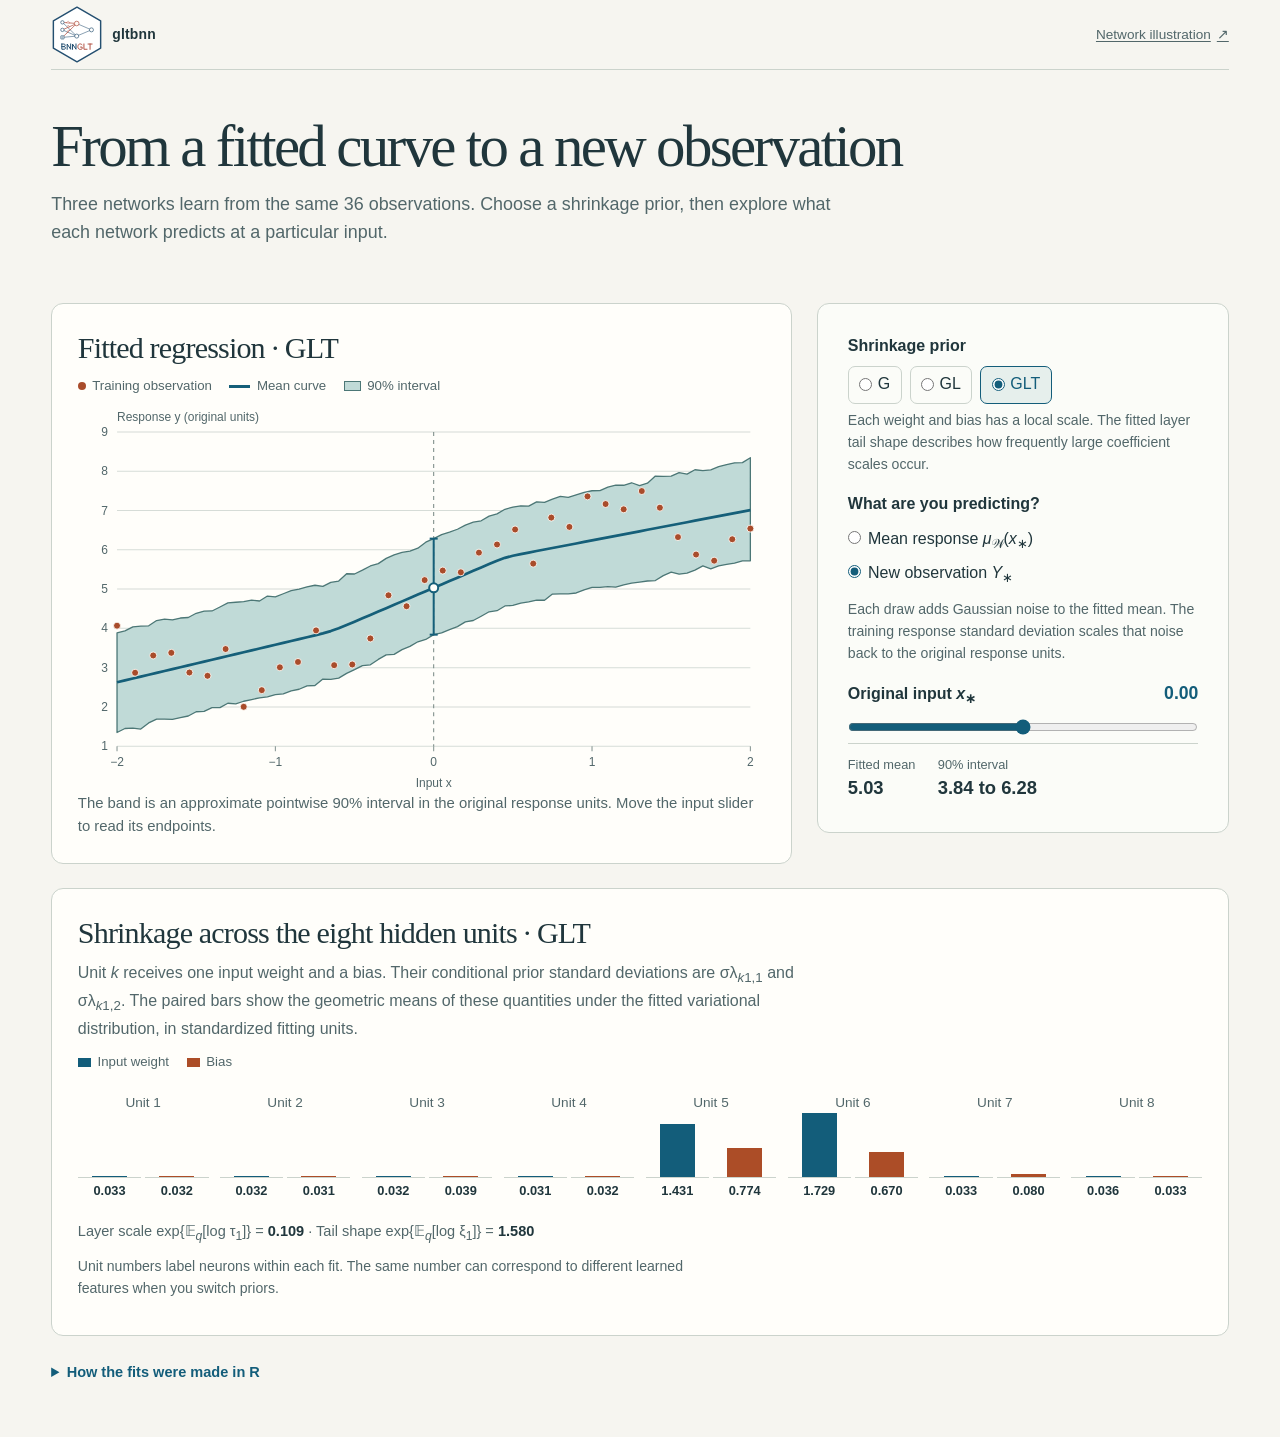
<file: docs/prediction/index.html>
<!doctype html>
<html lang="en">
<head>
  <meta charset="utf-8">
  <meta name="viewport" content="width=device-width, initial-scale=1">
  <meta name="description" content="Compare fitted Bayesian neural networks and explore how observation noise affects predictions.">
  <title>Fitted regression · gltbnn</title>
  <link rel="icon" href="../assets/mark.svg" type="image/svg+xml">
  <link rel="stylesheet" href="../illustration/style.css">
  <link rel="stylesheet" href="style.css">
  <script defer src="data.js"></script>
  <script defer src="chart.js"></script>
  <noscript><style>#fit, .unit-panel { display: none; }</style></noscript>
</head>
<body>
<a class="skip-link" href="#main">Skip to fitted regression</a>
<div class="shell">
  <header class="masthead">
    <a class="brand" href="../"><img class="brandmark" src="../assets/mark.svg" width="52" height="59" alt="">gltbnn</a>
    <a class="source-jump" href="../illustration/">Network illustration <span aria-hidden="true">↗</span></a>
  </header>
  <main id="main" tabindex="-1">
    <header class="hero">
      <h1>From a fitted curve to a new observation</h1>
      <p>Three networks learn from the same 36 observations. Choose a shrinkage prior, then explore what each network predicts at a particular input.</p>
    </header>
    <noscript>
      <section class="network-panel">
        <div class="panel-top"><h2>A prediction at input zero</h2></div>
        <p>At input zero, the central 90% interval for a new observation includes both uncertainty in the regression function and Gaussian observation noise. Run the <a href="generate.R">R example</a> to calculate the two intervals and the fitted weight and bias scales under all three priors.</p>
      </section>
    </noscript>
    <div class="lab-grid prediction-layout" id="fit">
      <section class="network-panel" aria-labelledby="chart-heading">
        <div class="panel-top"><h2 id="chart-heading">Fitted regression</h2></div>
        <div class="legend" aria-label="Plot legend">
          <span><i class="key key-point"></i>Training observation</span>
          <span><i class="key key-line"></i>Mean curve</span>
          <span><i class="key key-band"></i>90% interval</span>
        </div>
        <svg id="regression-chart" role="img" aria-labelledby="chart-heading chart-caption"></svg>
        <p id="chart-caption" class="chart-caption">The band is an approximate pointwise 90% interval in the original response units. Move the input slider to read its endpoints.</p>
      </section>
      <aside class="inspector controls" aria-label="Prediction settings">
        <fieldset><legend>Shrinkage prior</legend>
          <div class="prior-options">
            <label><input type="radio" name="prior" value="G">G</label>
            <label><input type="radio" name="prior" value="GL">GL</label>
            <label><input type="radio" name="prior" value="GLT" checked>GLT</label>
          </div>
          <p class="setting-hint" id="prior-explanation"></p>
        </fieldset>
        <fieldset><legend>What are you predicting?</legend>
          <label class="target"><input type="radio" name="band" value="mean">Mean response <i>μ</i><sub>𝒲</sub>(<i>x</i><sub>∗</sub>)</label>
          <label class="target"><input type="radio" name="band" value="response" checked>New observation <i>Y</i><sub>∗</sub></label>
          <p id="band-explanation" class="setting-hint"></p>
        </fieldset>
        <div class="range-row"><label for="location">Original input <i>x</i><sub>∗</sub></label><output id="x-value" for="location">0.00</output></div>
        <input id="location" type="range" min="0" max="80" value="40" step="1" aria-label="Input value">
        <div id="readout" class="numbers" aria-live="polite" aria-atomic="true">
          <div><span>Fitted mean</span><strong id="mean-value"></strong></div>
          <div><span>90% interval</span><strong id="band-value"></strong></div>
        </div>
      </aside>
    </div>
    <section class="network-panel unit-panel" aria-labelledby="unit-heading">
      <div class="panel-top"><h2 id="unit-heading">Shrinkage across the eight hidden units</h2></div>
      <p>Unit <i>k</i> receives one input weight and a bias. Their conditional prior standard deviations are σλ<sub><i>k</i>1,1</sub> and σλ<sub><i>k</i>1,2</sub>. The paired bars show the geometric means of these quantities under the fitted variational distribution, in standardized fitting units.</p>
      <div class="legend"><span><i class="key coefficient-key" aria-hidden="true"></i>Input weight</span><span><i class="key bias-key" aria-hidden="true"></i>Bias</span></div>
      <ol id="unit-scales" aria-label="Conditional prior standard deviations of the input weight and bias for each hidden unit"></ol>
      <p class="layer-summary">Layer scale exp{𝔼<sub><i>q</i></sub>[log τ<sub>1</sub>]} = <strong id="layer-scale"></strong><span id="tail-summary"> · Tail shape exp{𝔼<sub><i>q</i></sub>[log ξ<sub>1</sub>]} = <strong id="tail-shape"></strong></span></p>
      <p class="setting-hint">Unit numbers label neurons within each fit. The same number can correspond to different learned features when you switch priors.</p>
    </section>
    <details class="details-box reproduce">
      <summary>How the fits were made in R</summary>
      <p>At 36 equally spaced inputs from −2 to 2, we generated responses with mean 5 + 1.7 sin(1.5<i>x</i>) + 0.3<i>x</i> and independent Gaussian errors with standard deviation 0.45. Each model fits one hidden layer of eight ReLU units with the same initialization seed, 600 warm-start steps and a fixed budget of 60 variational iterations.</p>
      <pre><code>fit &lt;- gltbnn_fit(training, y, hidden = 8L, prior = "GLT", seed = 17L)
units &lt;- gltbnn_shrinkage(fit)
units[, c("unit", "coordinate", "is_bias", "geometric_prior_sd")]
unique(units[c("layer", "geometric_layer_scale", "geometric_tail_shape")])
predict(fit, grid, type = "prediction_interval", level = 0.90,
        draws = 2048L, seed = 23L)</code></pre>
      <p>For original input <i>x</i><sub>∗</sub>, the network takes standardized input
      <i>x</i><sub>∗,std</sub> = (<i>x</i><sub>∗</sub> − <span class="overline">x</span><sub>train</sub>)/<i>s</i><sub>x</sub>.
      For a draw of the weights 𝒲, the mean in the original response units is
      <i>μ</i><sub>𝒲</sub>(<i>x</i><sub>∗</sub>) = <span class="overline">y</span><sub>train</sub> + <i>s</i><sub>y</sub> <i>f</i><sub>𝒲</sub>(<i>x</i><sub>∗,std</sub>).
      Both means and standard deviations come from the training data.</p>
      <p>On the standardized fitting scale, σ² is the Gaussian noise variance and σ²(λ<sub><i>k</i>1,<i>j</i></sub>)² is the conditional prior variance of a coefficient entering unit <i>k</i>. On the original response scale, a new observation <i>Y</i><sub>∗</sub> has conditional mean <i>μ</i><sub>𝒲</sub>(<i>x</i><sub>∗</sub>) and conditional variance <i>s</i><sub>y</sub>²σ² given the input, weights and noise variance.</p>
      <p>These fits use the paper’s default Jeffreys prior with density proportional to 1/σ². For the supplement’s proper inverse-gamma option, supply positive shape and scale through <code>noise_prior</code>, for example <code>c(shape = 2, scale = 1)</code>, on the standardized variance scale.</p>
      <p>At each of 81 inputs, the point prediction <var>Ŷ</var>(<b>x</b><sub>*</sub>) shown by the line averages 2,048 draws of the regression function from the fitted variational distribution. The selected band uses the 5th and 95th percentiles of its draws. All three fits use the same bar scale. The layer scale and the GLT tail shape each repeat for all coefficients in their layer. The R example selects one copy of each layer’s summaries.</p>
      <p>Inspect the fitted objective and its Monte Carlo standard error in <code>fit$engine$trace</code>. To check sensitivity to the iteration budget, refit with the same seed and <code>control = list(outer = 120L)</code>.</p>
      <p>Install <a href="../#install">the R package</a>, then download and run the <a href="generate.R" download>complete R script</a> to reproduce the data and all three fits.</p>
    </details>
  </main>
</div>
</body>
</html>
</file>
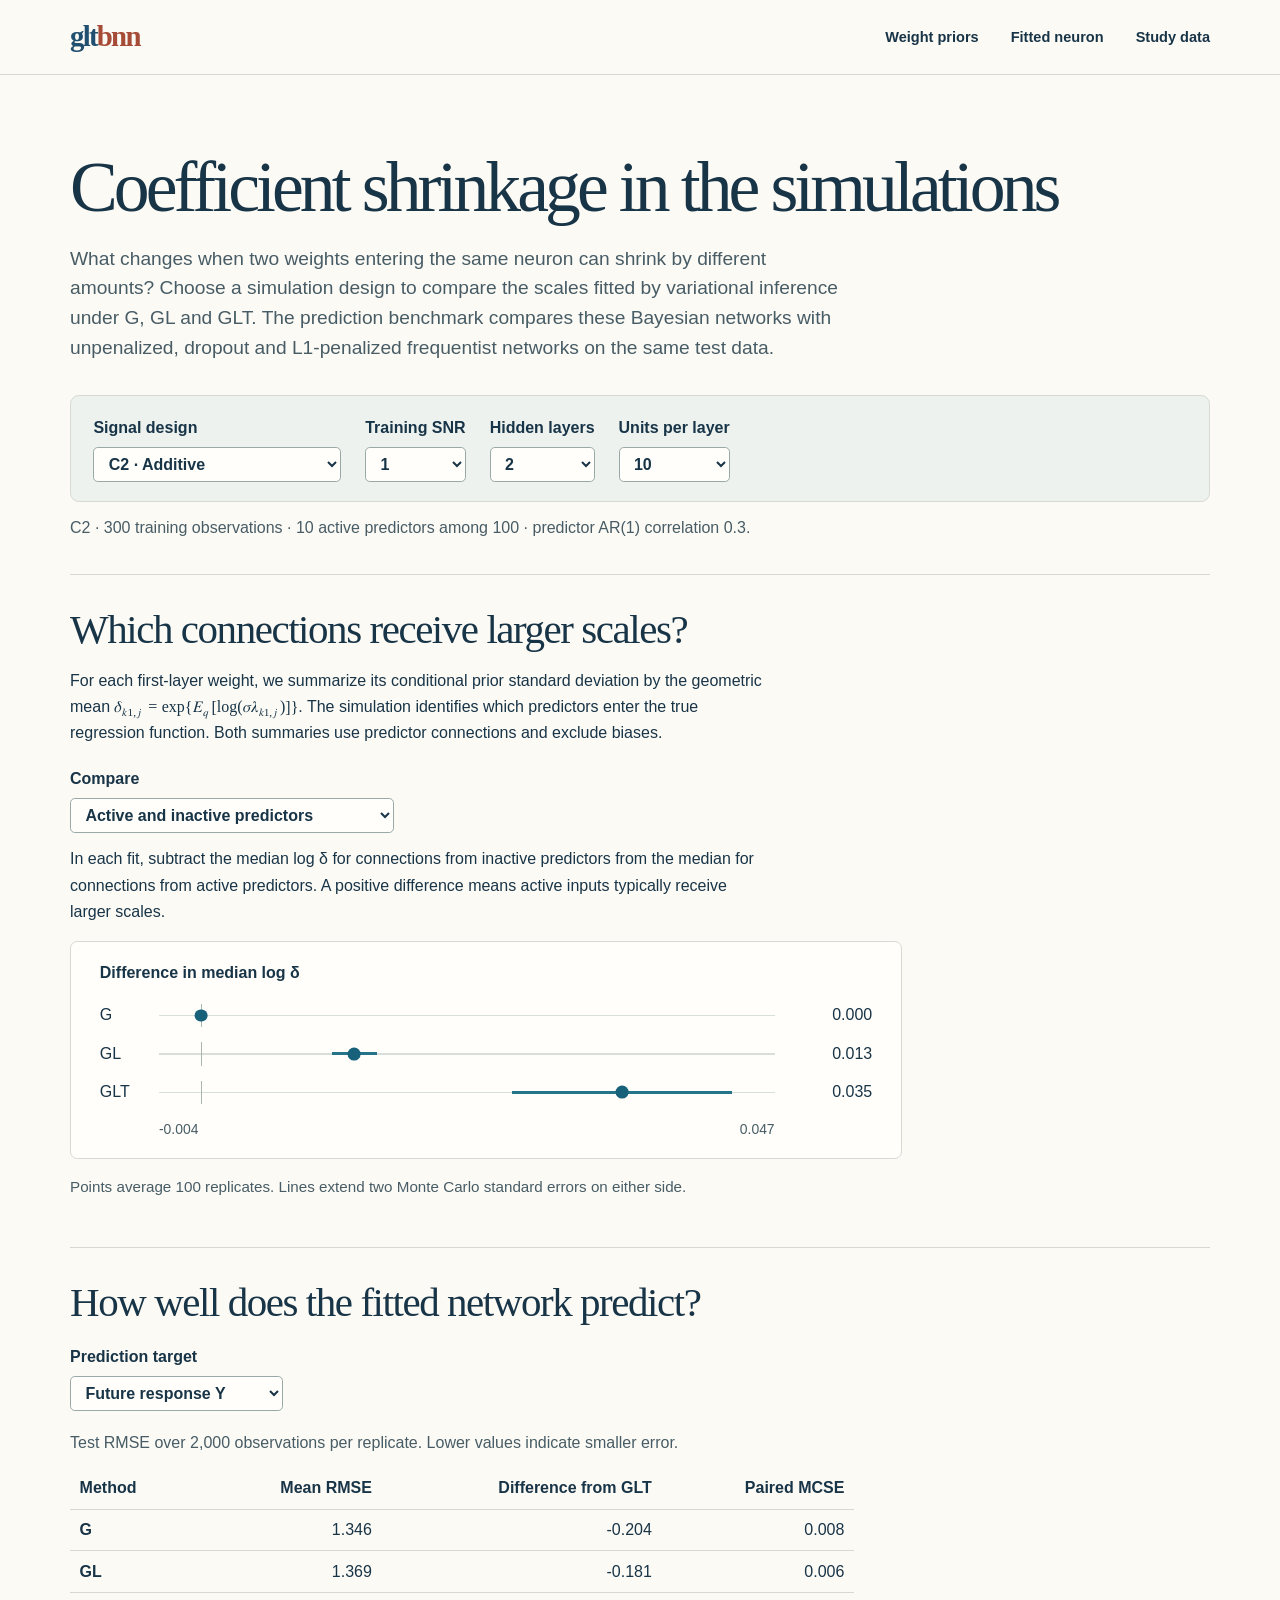
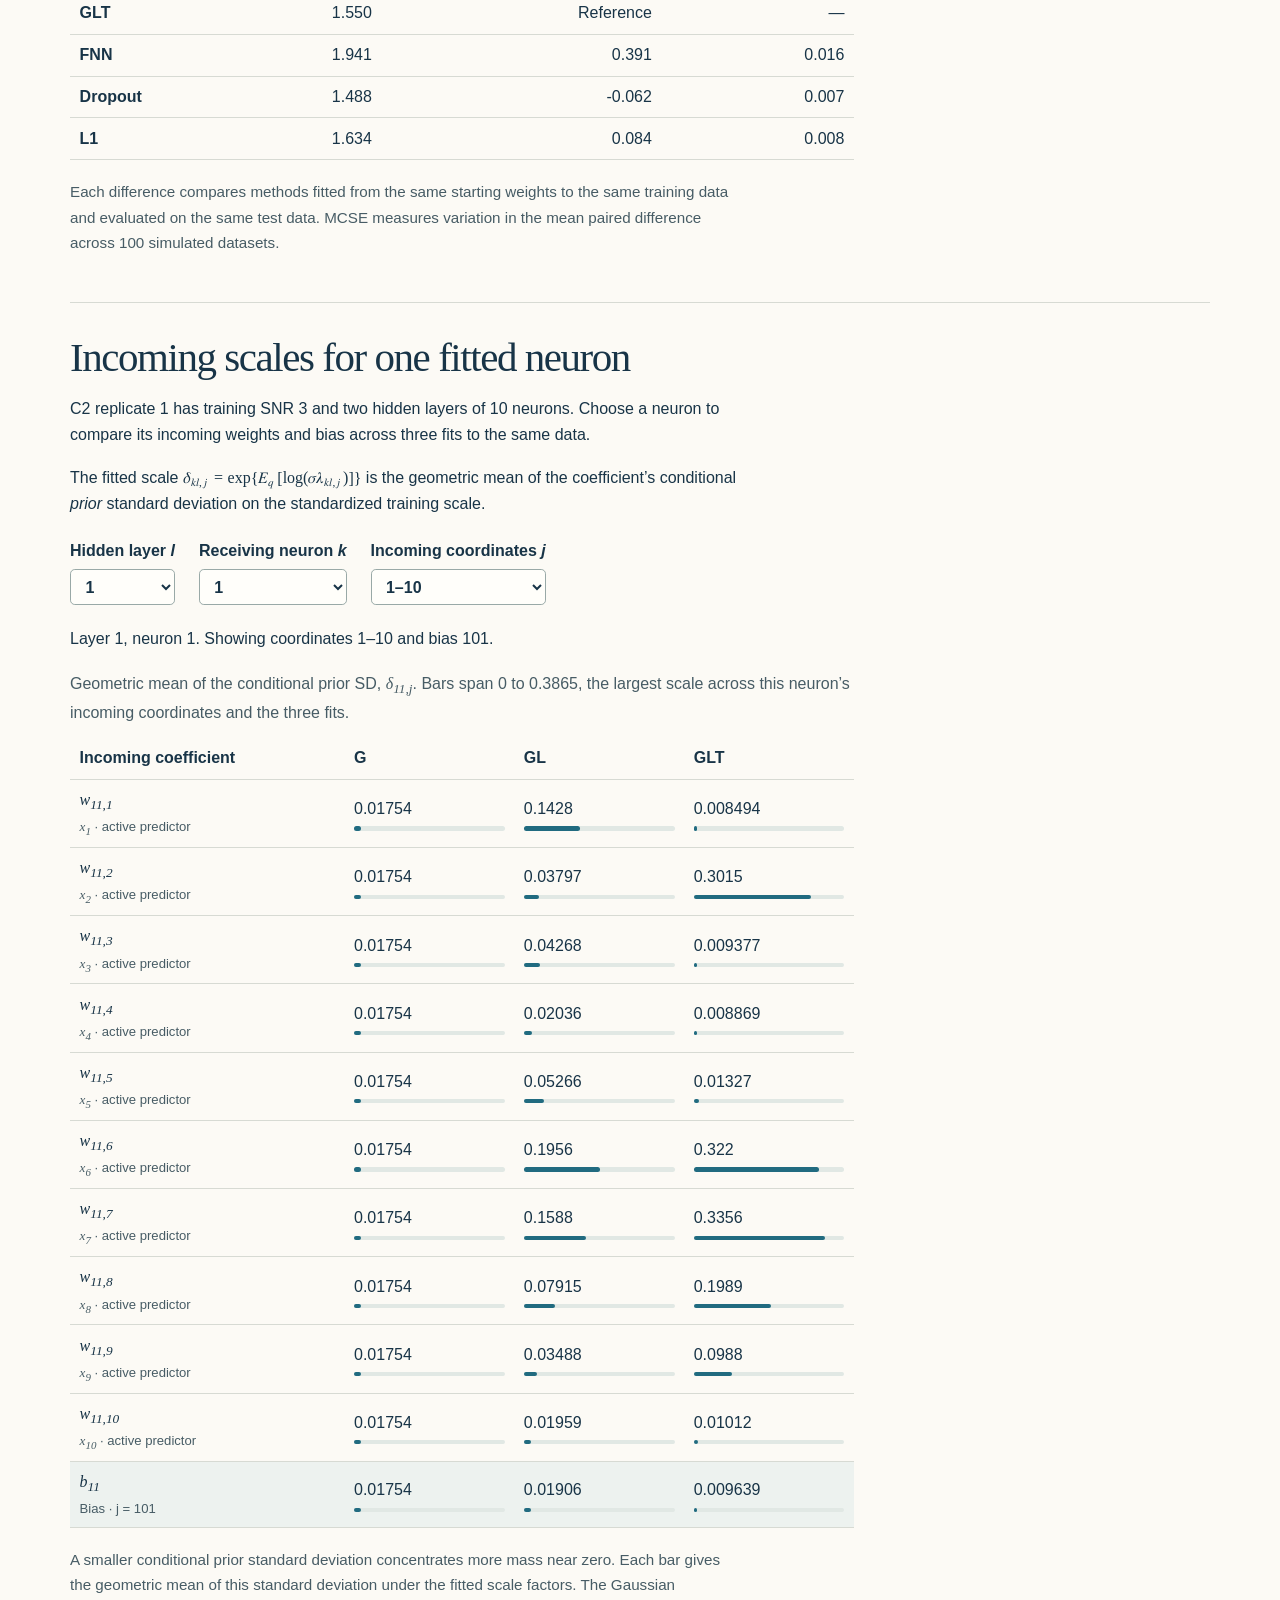
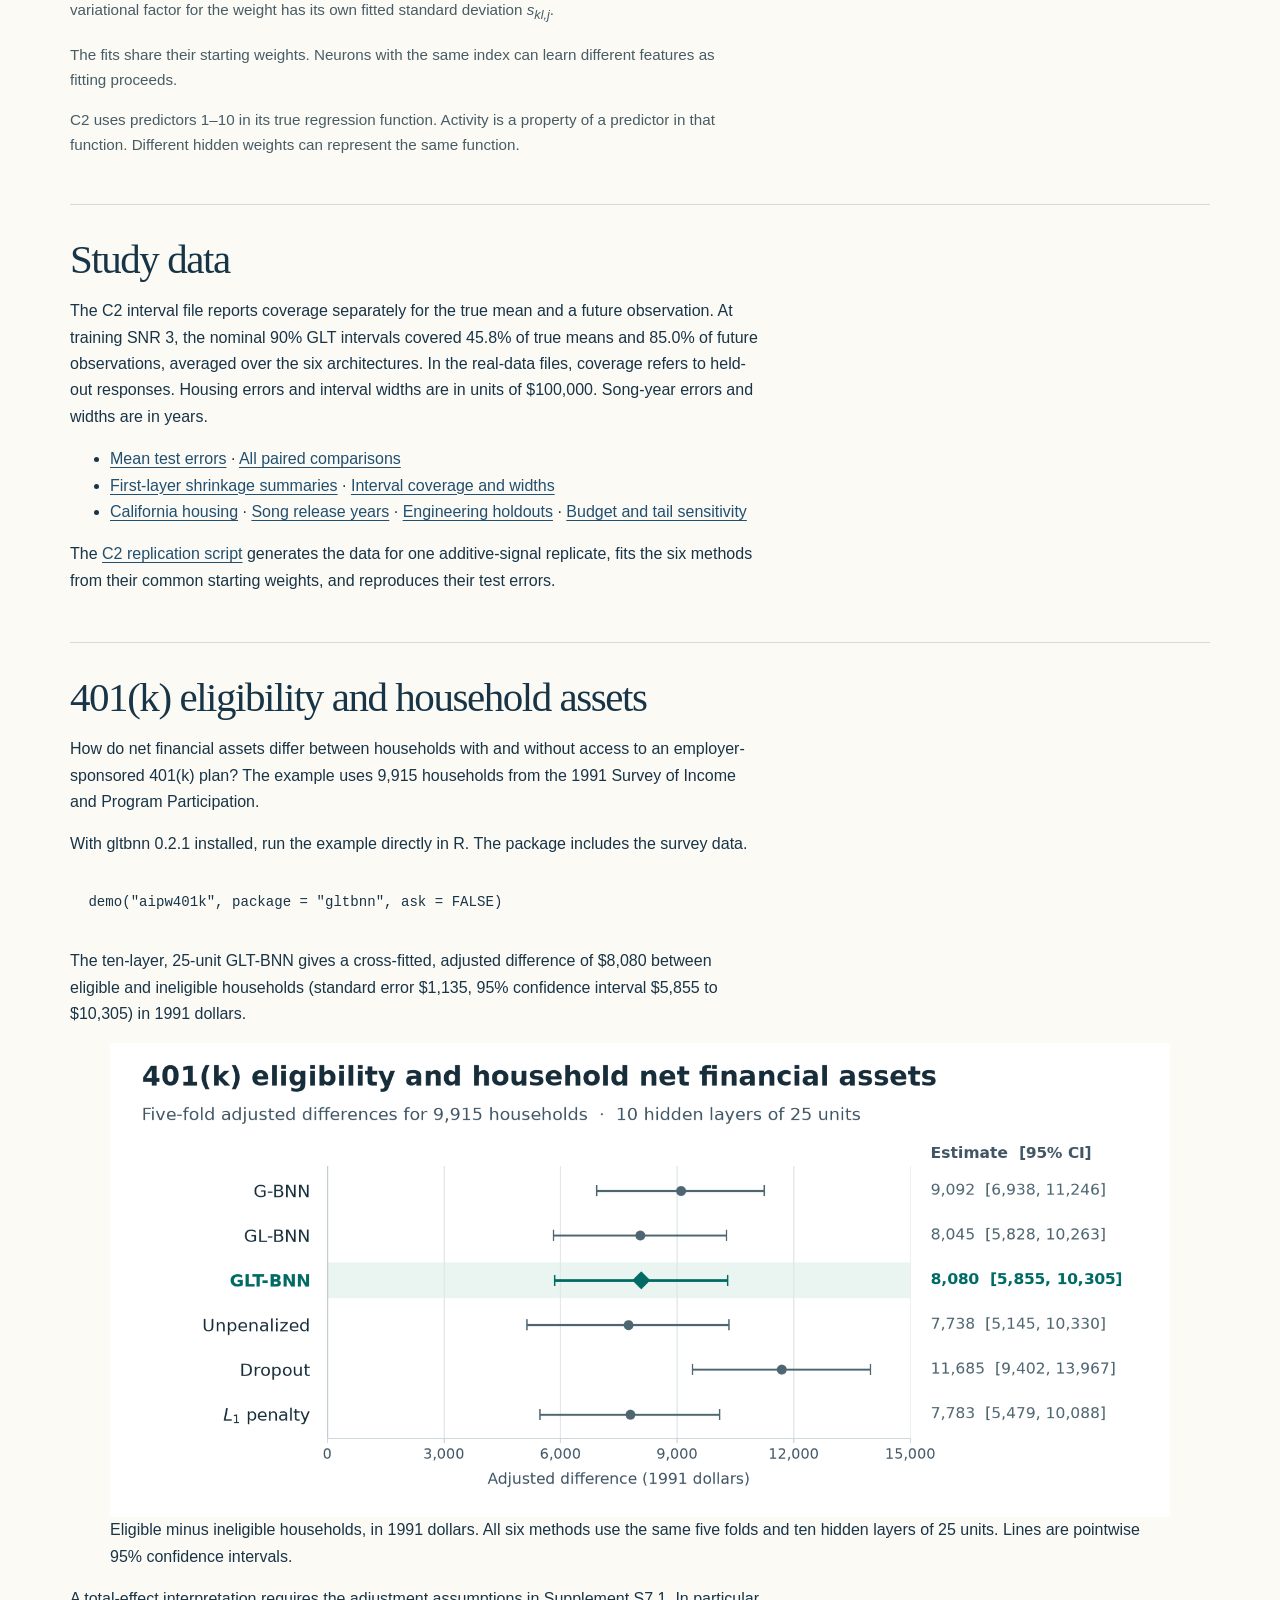
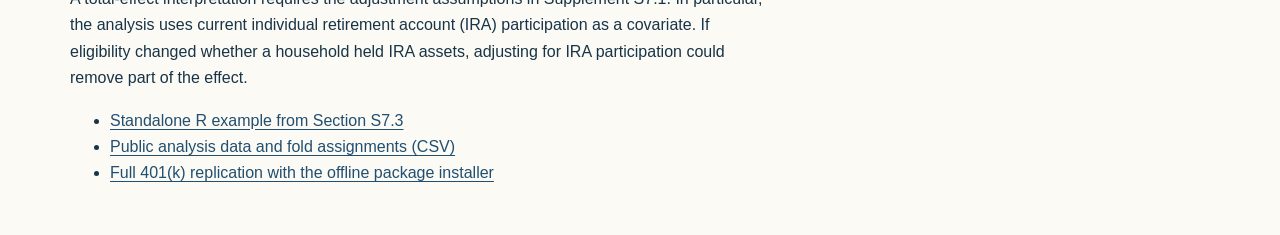
<file: docs/study/index.html>
<!doctype html>
<html lang="en">
<head>
  <meta charset="utf-8">
  <meta name="viewport" content="width=device-width,initial-scale=1">
  <title>Coefficient shrinkage in the simulations · gltbnn</title>
  <link rel="icon" href="../assets/mark.svg" type="image/svg+xml">
  <link rel="stylesheet" href="../package.css">
  <link rel="stylesheet" href="study.css">
  <script defer src="measurements.js"></script>
  <script defer src="study.js"></script>
  <script defer src="c2-scales.js"></script>
  <script defer src="neuron.js"></script>
</head>
<body>
  <a class="skip" href="#content">Skip to content</a>
  <header class="topbar"><div class="wrap bar-inner">
    <a class="wordmark" href="../" aria-label="gltbnn home">glt<span>bnn</span></a>
    <nav aria-label="Page navigation"><a href="../illustration/">Weight priors</a><a href="#fitted-neuron">Fitted neuron</a><a href="#downloads">Study data</a></nav>
  </div></header>
  <main class="wrap" id="content">
    <header class="page-head"><h1>Coefficient shrinkage in the simulations</h1>
      <p class="intro">What changes when two weights entering the same neuron can shrink by different amounts? Choose a simulation design to compare the scales fitted by variational inference under G, GL and GLT. The prediction benchmark compares these Bayesian networks with unpenalized, dropout and L1-penalized frequentist networks on the same test data.</p>
    </header>
    <div class="controls" aria-label="Simulation design">
      <label>Signal design<select id="cell">
        <option value="1">C1 · Linear</option><option selected value="2">C2 · Additive</option>
        <option value="3">C3 · Interaction</option><option value="4">C4 · Smaller sample</option>
        <option value="5">C5 · Larger sample</option><option value="6">C6 · More predictors</option>
        <option value="7">C7 · More active predictors</option><option value="8">C8 · Higher correlation</option>
      </select></label>
      <label>Training SNR<select id="snr"><option>1</option><option>3</option></select></label>
      <label>Hidden layers<select id="depth"><option>2</option><option>5</option><option>10</option></select></label>
      <label>Units per layer<select id="width"><option>10</option><option>25</option></select></label>
    </div>
    <p id="design" class="design" role="status"></p>
    <noscript><p>Enable JavaScript to change the design, or download the study tables below.</p></noscript>
    <section class="panel" aria-labelledby="shrinkage">
      <h2 id="shrinkage">Which connections receive larger scales?</h2>
      <p>For each first-layer weight, we summarize its conditional prior standard deviation by the geometric mean
        <math aria-label="delta sub k one comma j equals the exponential of the variational expectation of log sigma lambda sub k one comma j"><msub><mi>δ</mi><mrow><mi>k</mi><mn>1</mn><mo>,</mo><mi>j</mi></mrow></msub><mo>=</mo><mi>exp</mi><mo>{</mo><msub><mi mathvariant="double-struck">E</mi><mi>q</mi></msub><mo>[</mo><mi>log</mi><mo>(</mo><mi>σ</mi><msub><mi>λ</mi><mrow><mi>k</mi><mn>1</mn><mo>,</mo><mi>j</mi></mrow></msub><mo>)</mo><mo>]</mo><mo>}</mo></math>.
        The simulation identifies which predictors enter the true regression function. Both summaries use predictor connections and exclude biases.</p>
      <label class="toggle">Compare<select id="quantity">
        <option value="active_minus_inactive">Active and inactive predictors</option>
        <option value="within_unit_log_ratio">Connections within the same neuron</option>
      </select></label>
      <p id="interpret" class="definition"></p>
      <div class="graph" id="plot" role="img" aria-labelledby="plot-title plot-description">
        <strong id="plot-title"></strong><span id="plot-description" class="sr-only"></span>
        <div id="series" aria-hidden="true"></div><div class="axis" aria-hidden="true"><span id="lo"></span><span id="hi"></span></div>
      </div>
      <p class="note">Points average 100 replicates. Lines extend two Monte Carlo standard errors on either side.</p>
    </section>
    <section class="panel" aria-labelledby="prediction">
      <h2 id="prediction">How well does the fitted network predict?</h2>
      <label class="toggle">Prediction target<select id="target">
        <option value="rmse">Future response Y</option><option value="mean_rmse">True conditional mean</option>
      </select></label>
      <table>
        <caption>Test RMSE over 2,000 observations per replicate. Lower values indicate smaller error.</caption>
        <thead><tr><th scope="col">Method</th><th scope="col">Mean RMSE</th><th scope="col">Difference from GLT</th><th scope="col">Paired MCSE</th></tr></thead>
        <tbody id="errors"></tbody>
      </table>
      <p class="note">Each difference compares methods fitted from the same starting weights to the same training data and evaluated on the same test data. MCSE measures variation in the mean paired difference across 100 simulated datasets.</p>
    </section>
    <section id="fitted-neuron" class="panel" aria-labelledby="neuron-title">
      <h2 id="neuron-title">Incoming scales for one fitted neuron</h2>
      <p>C2 replicate 1 has training SNR 3 and two hidden layers of 10 neurons. Choose a neuron to compare its incoming weights and bias across three fits to the same data.</p>
      <p>The fitted scale
        <math aria-label="delta sub k l comma j equals the exponential of the variational expectation of log sigma lambda sub k l comma j"><msub><mi>δ</mi><mrow><mi>k</mi><mi>l</mi><mo>,</mo><mi>j</mi></mrow></msub><mo>=</mo><mi>exp</mi><mo>{</mo><msub><mi mathvariant="double-struck">E</mi><mi>q</mi></msub><mo>[</mo><mi>log</mi><mo>(</mo><mi>σ</mi><msub><mi>λ</mi><mrow><mi>k</mi><mi>l</mi><mo>,</mo><mi>j</mi></mrow></msub><mo>)</mo><mo>]</mo><mo>}</mo></math>
        is the geometric mean of the coefficient’s conditional <em>prior</em> standard deviation on the standardized training scale.</p>
      <div class="neuron-controls" id="neuron-controls" hidden>
        <label>Hidden layer <i>l</i><select id="neuron-layer"><option value="1">1</option><option value="2">2</option></select></label>
        <label>Receiving neuron <i>k</i><select id="neuron-unit"></select></label>
        <label>Incoming coordinates <i>j</i><select id="neuron-inputs"></select></label>
      </div>
      <p id="neuron-context" class="definition" role="status"></p>
      <noscript><p>Enable JavaScript to select a neuron, or run <code>Rscript --vanilla tools/replication/c2-additive.R --write-neuron-scales</code> from the repository root to reproduce the fitted scales.</p></noscript>
      <table id="neuron-table" hidden>
        <caption id="neuron-caption"></caption>
        <thead><tr><th scope="col">Incoming coefficient</th><th scope="col">G</th><th scope="col">GL</th><th scope="col">GLT</th></tr></thead>
        <tbody id="neuron-coefficients"></tbody>
      </table>
      <p class="note">A smaller conditional prior standard deviation concentrates more mass near zero. Each bar gives the geometric mean of this standard deviation under the fitted scale factors. The Gaussian variational factor for the weight has its own fitted standard deviation <i>s</i><sub><i>kl,j</i></sub>.</p>
      <p class="note">The fits share their starting weights. Neurons with the same index can learn different features as fitting proceeds.</p>
      <p class="note">C2 uses predictors 1–10 in its true regression function. Activity is a property of a predictor in that function. Different hidden weights can represent the same function.</p>
    </section>
    <section id="downloads" class="panel"><h2>Study data</h2>
      <p>The C2 interval file reports coverage separately for the true mean and a future observation. At training SNR 3, the nominal 90% GLT intervals covered 45.8% of true means and 85.0% of future observations, averaged over the six architectures. In the real-data files, coverage refers to held-out responses. Housing errors and interval widths are in units of $100,000. Song-year errors and widths are in years.</p>
      <ul id="download-tables"><li><a href="data/v3_design_rmse.csv">Mean test errors</a> · <a href="data/v3_paired_differences.csv">All paired comparisons</a></li>
      <li><a href="data/v3_design_scales.csv">First-layer shrinkage summaries</a> · <a href="data/v3_interval_accuracy.csv">Interval coverage and widths</a></li>
      <li><a href="data/housing.csv">California housing</a> · <a href="data/year.csv">Song release years</a> · <a href="data/engineering.csv">Engineering holdouts</a> · <a href="data/sensitivity.csv">Budget and tail sensitivity</a></li></ul>
      <p>The <a href="https://github.com/yain22/Bayesian_NN_GLT/blob/main/tools/replication/c2-additive.R">C2 replication script</a> generates the data for one additive-signal replicate, fits the six methods from their common starting weights, and reproduces their test errors.</p>
    </section>
    <section id="causal-inference" class="panel">
      <h2>401(k) eligibility and household assets</h2>
      <p>How do net financial assets differ between households with and without access to an employer-sponsored 401(k) plan? The example uses 9,915 households from the 1991 Survey of Income and Program Participation.</p>
      <p>With gltbnn 0.2.1 installed, run the example directly in R. The package includes the survey data.</p>
      <pre><code>demo("aipw401k", package = "gltbnn", ask = FALSE)</code></pre>
      <p>The ten-layer, 25-unit GLT-BNN gives a cross-fitted, adjusted difference of $8,080 between eligible and ineligible households (standard error $1,135, 95% confidence interval $5,855 to $10,305) in 1991 dollars.</p>
      <figure><img src="data/eligibility-401k.png" alt="Six adjusted differences in net financial assets by 401(k) eligibility, with 95% confidence intervals. The highlighted GLT-BNN estimate is $8,080 ($5,855 to $10,305)." style="display:block;max-width:100%;height:auto"><figcaption>Eligible minus ineligible households, in 1991 dollars. All six methods use the same five folds and ten hidden layers of 25 units. Lines are pointwise 95% confidence intervals.</figcaption></figure>
      <p>A total-effect interpretation requires the adjustment assumptions in Supplement S7.1. In particular, the analysis uses current individual retirement account (IRA) participation as a covariate. If eligibility changed whether a household held IRA assets, adjusting for IRA participation could remove part of the effect.</p>
      <ul>
        <li><a href="data/example_401k.R" download>Standalone R example from Section S7.3</a></li>
        <li><a href="data/401k_analysis.csv" download>Public analysis data and fold assignments (CSV)</a></li>
        <li><a href="data/causal_401k_replication.zip">Full 401(k) replication with the offline package installer</a></li>
      </ul>
    </section>
  </main>
</body></html>
</file>
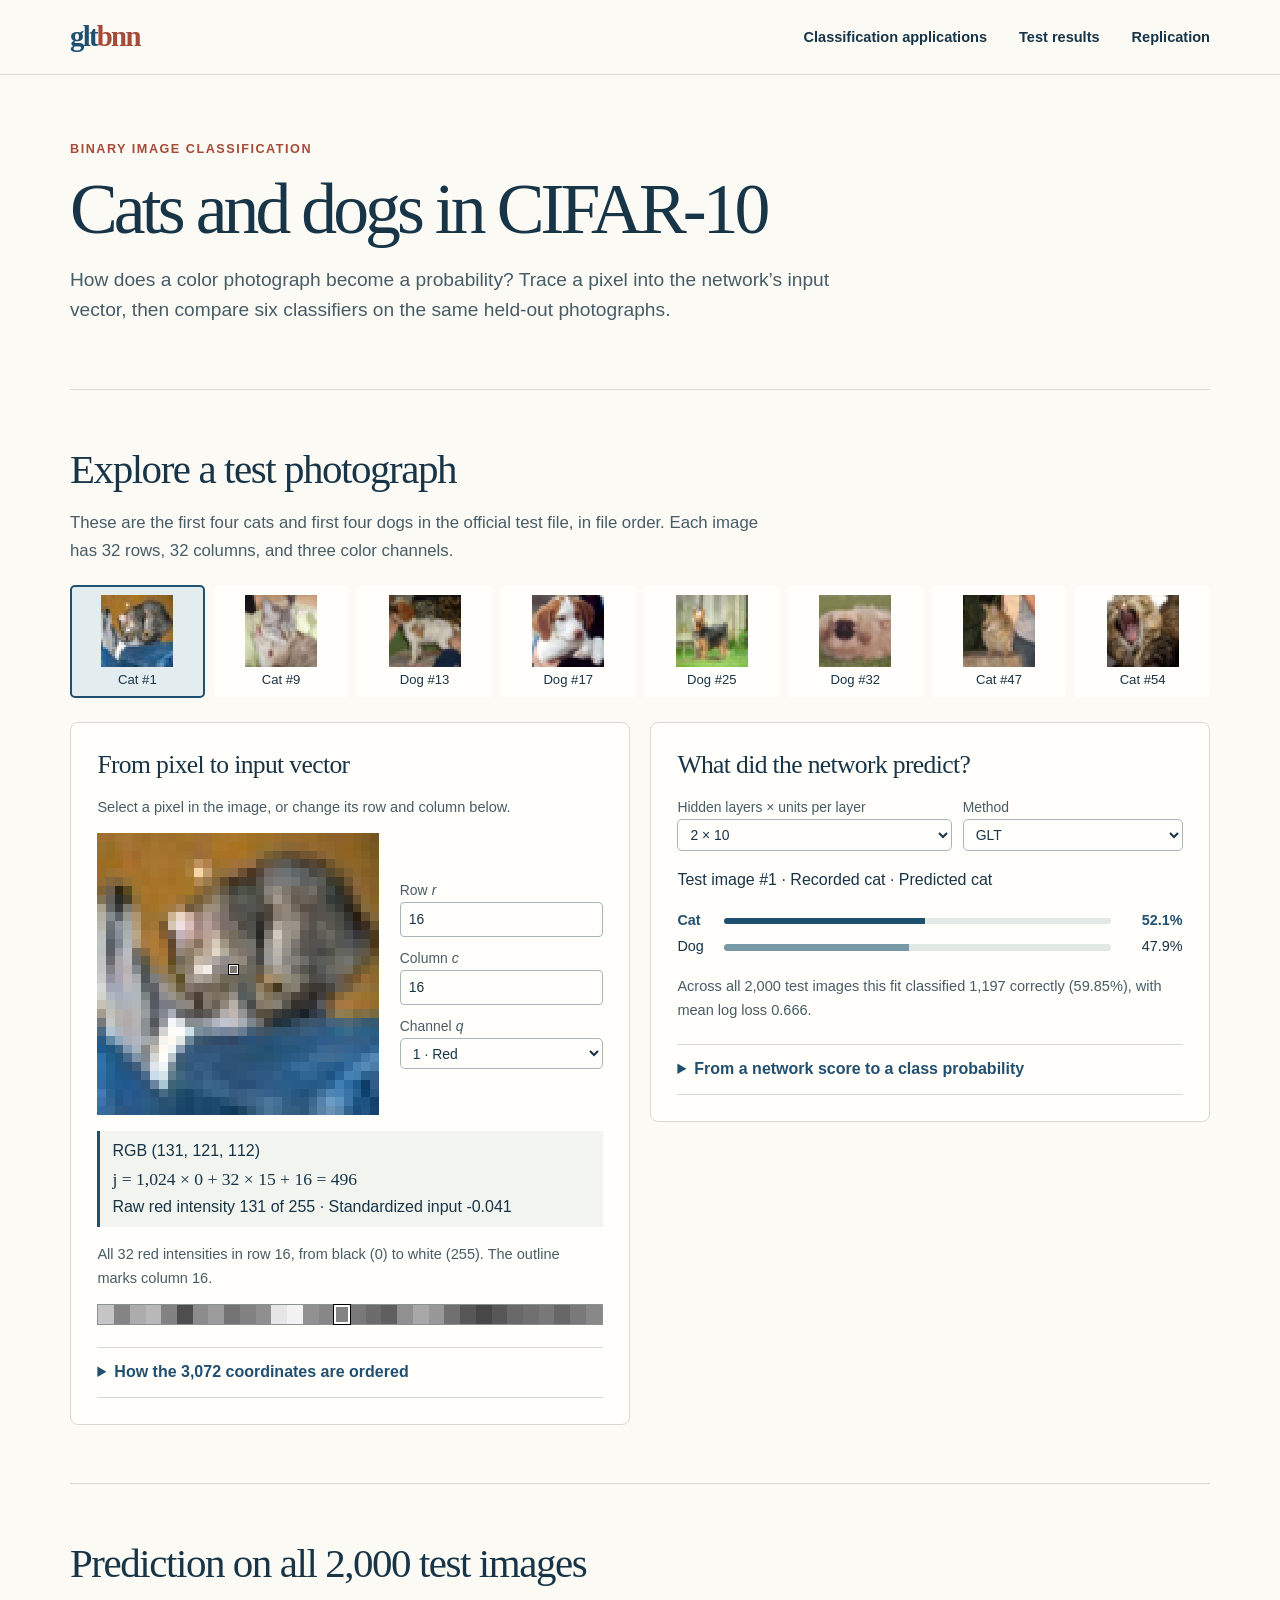
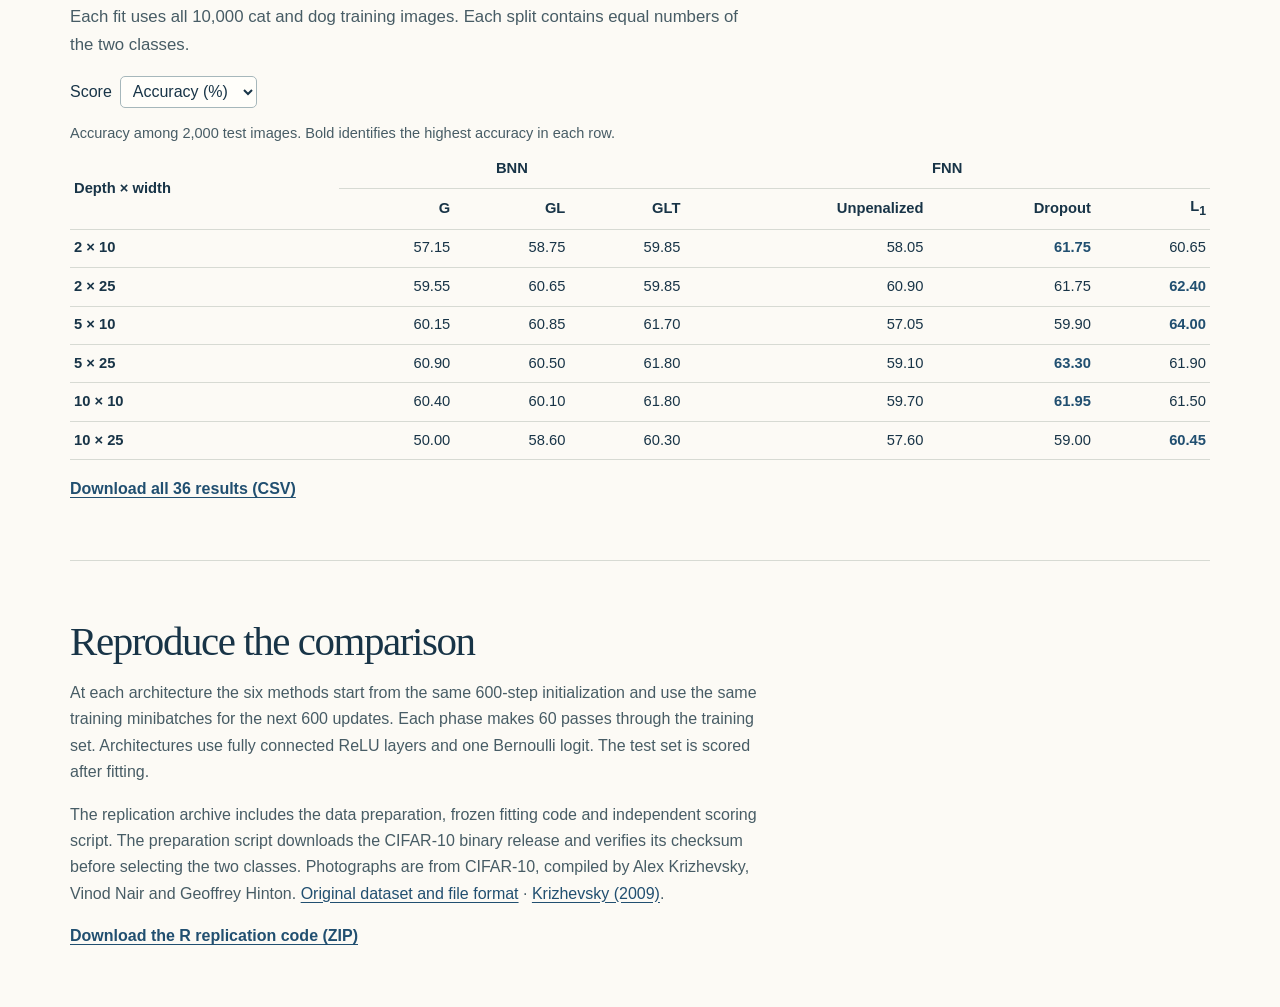
<file: docs/classification/cifar/index.html>
<!doctype html>
<html lang="en">
<head>
  <meta charset="utf-8">
  <meta name="viewport" content="width=device-width, initial-scale=1">
  <meta name="description" content="Trace a pixel into a network input and compare held-out cat and dog predictions from six classifiers on CIFAR-10.">
  <title>Cats and dogs in CIFAR-10 · gltbnn</title>
  <link rel="icon" href="../../assets/mark.svg" type="image/svg+xml">
  <link rel="stylesheet" href="../../package.css">
  <link rel="stylesheet" href="../style.css">
  <link rel="stylesheet" href="../binary-images.css">
  <script defer src="data.js"></script>
  <script defer src="../binary-images.js"></script>
</head>
<body>
<a class="skip" href="#main">Skip to application</a>
<header class="topbar"><div class="wrap bar-inner">
  <a class="wordmark" href="../../" aria-label="gltbnn home">glt<span>bnn</span></a>
  <nav aria-label="Page navigation"><a href="../">Classification applications</a><a href="#results">Test results</a><a href="#replication">Replication</a></nav>
</div></header>
<main id="main" class="wrap" data-study="CIFAR-10" data-side="32" data-negative="Cat" data-positive="Dog">
  <header class="page-title">
    <p class="kicker">Binary image classification</p>
    <h1>Cats and dogs in CIFAR-10</h1>
    <p class="intro">How does a color photograph become a probability? Trace a pixel into the network’s input vector, then compare six classifiers on the same held-out photographs.</p>
  </header>
  <section aria-labelledby="gallery-title" class="application">
    <h2 id="gallery-title">Explore a test photograph</h2>
    <p class="lead">These are the first four cats and first four dogs in the official test file, in file order. Each image has 32 rows, 32 columns, and three color channels.</p>
    <noscript><p>Enable JavaScript to explore pixels and predictions. The <a href="scores.csv">full test results</a> and <a href="replication.zip">R analysis</a> are available to download.</p></noscript>
    <div id="controls" hidden>
      <div id="photos" class="photo-list" role="group" aria-label="Choose a test photograph"></div>
      <div class="two-panels">
        <section class="card" aria-labelledby="pixel-heading">
          <h3 id="pixel-heading">From pixel to input vector</h3>
          <p class="small">Select a pixel in the image, or change its row and column below.</p>
          <div class="pixel-tools">
            <div id="enlargement" class="enlargement">
              <canvas id="image" width="32" height="32" aria-label="Enlarged test photograph"></canvas>
              <span id="crosshair" aria-hidden="true"></span>
            </div>
            <div class="pixel-controls">
              <label>Row <i>r</i><input id="row" type="number" min="1" max="32" step="1" value="16"></label>
              <label>Column <i>c</i><input id="column" type="number" min="1" max="32" step="1" value="16"></label>
              <label>Channel <i>q</i><select id="channel"><option value="1">1 · Red</option><option value="2">2 · Green</option><option value="3">3 · Blue</option></select></label>
            </div>
          </div>
          <div class="inspection" aria-live="polite">
            <p id="channels"></p>
            <p class="equation" id="coordinate"></p>
            <p id="intensity"></p>
          </div>
          <p class="small" id="strip-label"></p>
          <div class="strip" id="strip" aria-hidden="true"></div>
          <details class="method"><summary>How the 3,072 coordinates are ordered</summary>
            <p>In the raw vector <b><i>x</i></b><sup>raw</sup><sub>i</sub>, red occupies coordinates 1–1,024, green occupies 1,025–2,048, and blue occupies 2,049–3,072. Within each block, read across each row before moving down. With indices starting at one, the selected coordinate is <i>j</i> = 1,024(<i>q</i> − 1) + 32(<i>r</i> − 1) + <i>c</i>.</p>
            <p>For photograph <i>i</i>, the input vector <b><i>x</i></b><sub>i</sub> contains the 3,072 standardized intensities. For coordinate <i>j</i> we subtract its training mean and divide by its training standard deviation. We apply the same transformation to each test image.</p>
            <p>In first-layer unit <i>k</i>, input <i>x</i><sub>ij</sub> multiplies the scalar weight <i>w</i><sub>k1,j</sub>. Under GL and GLT, this connection has its own scale <i>λ</i><sub>k1,j</sub>. Under G, its scale is the shared layer scale <i>τ</i><sub>1</sub>. <a href="../../illustration/">Explore coefficient-specific shrinkage</a>.</p>
          </details>
        </section>
        <section class="card" aria-labelledby="pred-heading">
          <h3 id="pred-heading">What did the network predict?</h3>
          <div class="model-controls">
            <label>Hidden layers × units per layer<select id="architecture"></select></label>
            <label>Method<select id="model"></select></label>
          </div>
          <div aria-live="polite">
            <p id="record"></p>
            <div id="probabilities" class="probabilities"></div>
            <p id="model-score" class="small"></p>
          </div>
          <details class="method"><summary>From a network score to a class probability</summary>
            <p>The network produces one logit, <i>f</i><sub>𝒲</sub>(<b><i>x</i></b><sub>i</sub>). Applying the inverse-logit gives the probability of dog, coded 1. The remaining probability belongs to cat, coded 0. The photograph is assigned the more probable class, with exact ties assigned to cat.</p>
            <p>G, GL and GLT average the dog probability over 256 draws from their fitted variational distributions. Each FNN uses its fitted weights. Dropout is disabled at prediction time.</p>
          </details>
        </section>
      </div>
    </div>
  </section>
  <section id="results" class="application" aria-labelledby="results-title">
    <h2 id="results-title">Prediction on all 2,000 test images</h2>
    <p class="lead">Each fit uses all 10,000 cat and dog training images. Each split contains equal numbers of the two classes.</p>
    <div id="score-panel" hidden>
      <label class="metric">Score <select id="metric"><option value="accuracy">Accuracy (%)</option><option value="log_loss">Mean log loss</option></select></label>
      <div class="table-scroll"><table class="confusion" id="scores">
        <caption id="table-caption"></caption>
        <thead><tr><th rowspan="2" scope="col">Depth × width</th><th colspan="3" scope="colgroup">BNN</th><th colspan="3" scope="colgroup">FNN</th></tr>
          <tr><th scope="col">G</th><th scope="col">GL</th><th scope="col">GLT</th><th scope="col">Unpenalized</th><th scope="col">Dropout</th><th scope="col">L<sub>1</sub></th></tr></thead>
        <tbody></tbody>
      </table></div>
    </div>
    <p class="download"><a href="scores.csv" download>Download all 36 results (CSV)</a></p>
  </section>
  <section id="replication" class="sources" aria-labelledby="replication-title">
    <h2 id="replication-title">Reproduce the comparison</h2>
    <p>At each architecture the six methods start from the same 600-step initialization and use the same training minibatches for the next 600 updates. Each phase makes 60 passes through the training set. Architectures use fully connected ReLU layers and one Bernoulli logit. The test set is scored after fitting.</p>
    <p>The replication archive includes the data preparation, frozen fitting code and independent scoring script. The preparation script downloads the CIFAR-10 binary release and verifies its checksum before selecting the two classes. Photographs are from CIFAR-10, compiled by Alex Krizhevsky, Vinod Nair and Geoffrey Hinton. <a href="https://www.cs.toronto.edu/~kriz/cifar.html">Original dataset and file format</a> · <a href="https://www.cs.toronto.edu/~kriz/learning-features-2009-TR.pdf">Krizhevsky (2009)</a>.</p>
    <p class="download"><a href="replication.zip" download>Download the R replication code (ZIP)</a></p>
  </section>
</main>
</body>
</html>
</file>
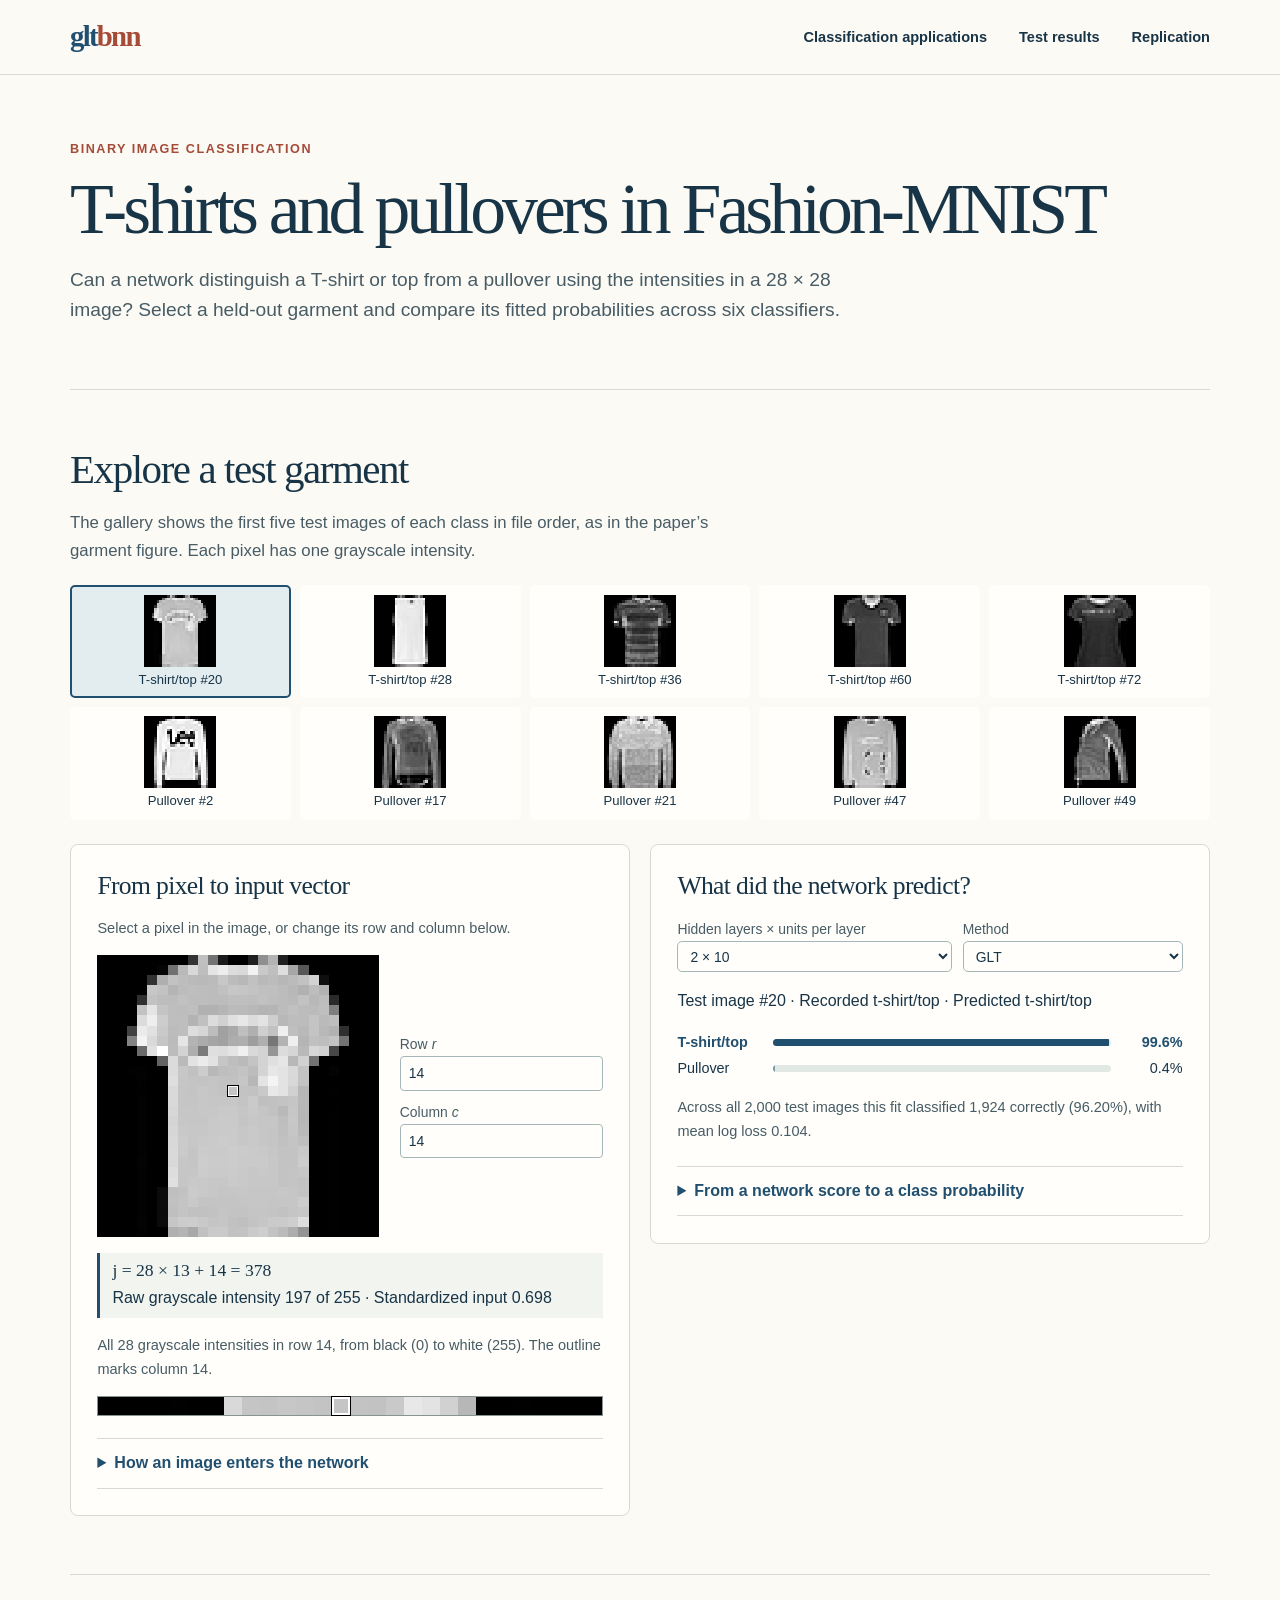
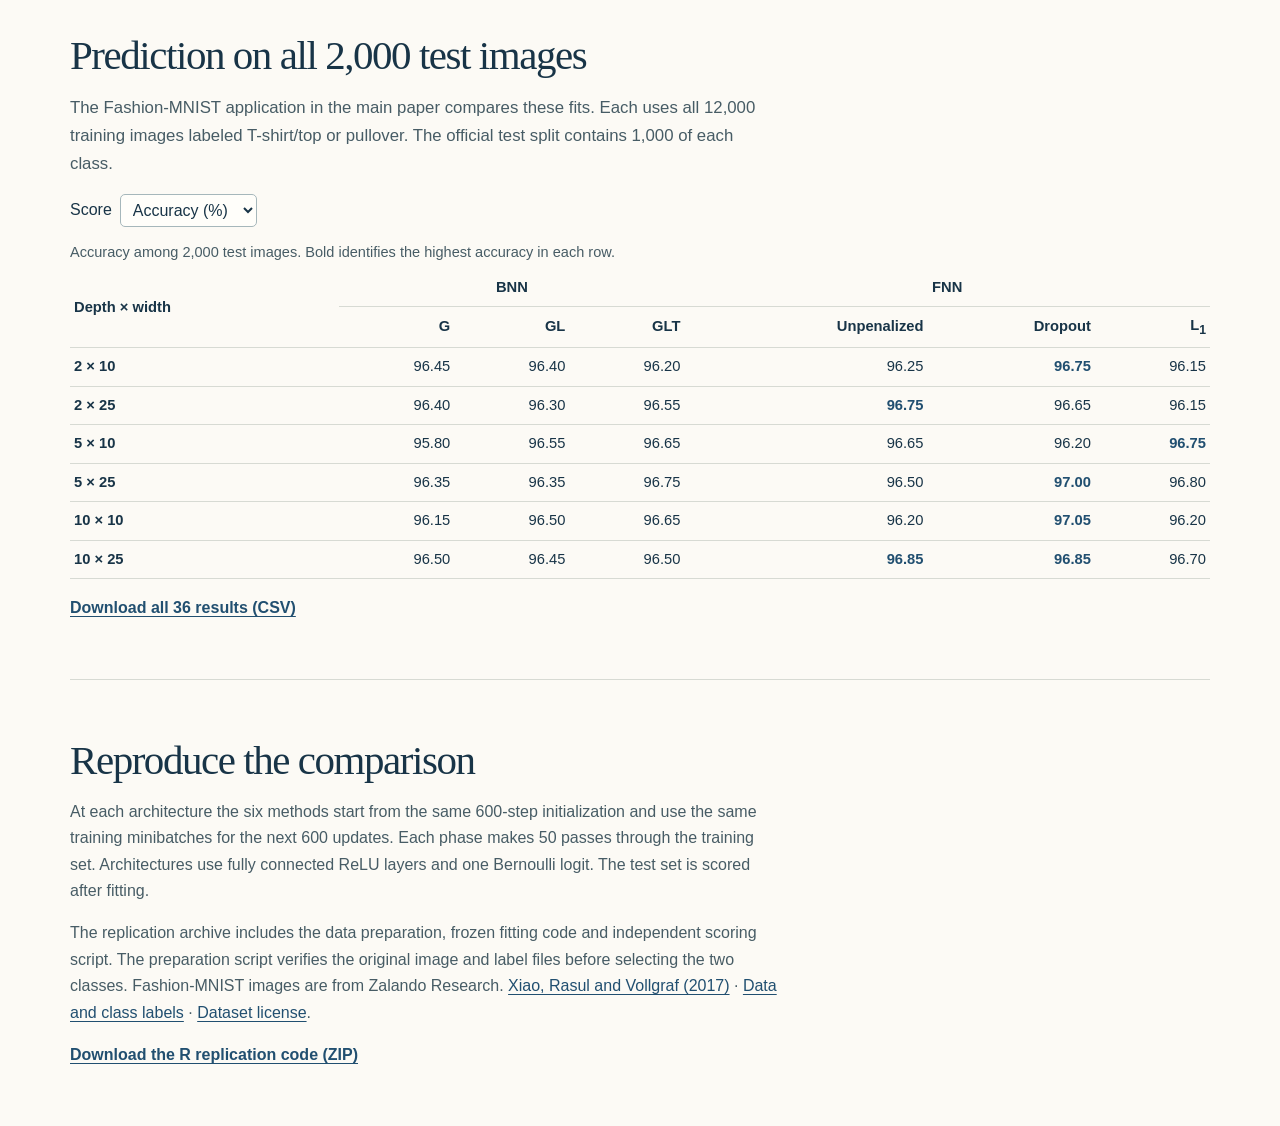
<file: docs/classification/fashion/index.html>
<!doctype html>
<html lang="en">
<head>
  <meta charset="utf-8">
  <meta name="viewport" content="width=device-width, initial-scale=1">
  <meta name="description" content="Compare T-shirt and pullover probabilities from six fully connected classifiers on held-out Fashion-MNIST images.">
  <title>T-shirts and pullovers in Fashion-MNIST · gltbnn</title>
  <link rel="icon" href="../../assets/mark.svg" type="image/svg+xml">
  <link rel="stylesheet" href="../../package.css">
  <link rel="stylesheet" href="../style.css">
  <link rel="stylesheet" href="../binary-images.css">
  <script defer src="data.js"></script>
  <script defer src="../binary-images.js"></script>
</head>
<body>
<a class="skip" href="#main">Skip to application</a>
<header class="topbar"><div class="wrap bar-inner">
  <a class="wordmark" href="../../" aria-label="gltbnn home">glt<span>bnn</span></a>
  <nav aria-label="Page navigation"><a href="../">Classification applications</a><a href="#results">Test results</a><a href="#replication">Replication</a></nav>
</div></header>
<main id="main" class="wrap" data-study="Fashion-MNIST" data-side="28" data-negative="T-shirt/top" data-positive="Pullover" style="--label-width: 5.5rem; --gallery-columns: 5">
  <header class="page-title">
    <p class="kicker">Binary image classification</p>
    <h1>T-shirts and pullovers in Fashion-MNIST</h1>
    <p class="intro">Can a network distinguish a T-shirt or top from a pullover using the intensities in a 28 × 28 image? Select a held-out garment and compare its fitted probabilities across six classifiers.</p>
  </header>
  <section aria-labelledby="gallery-title" class="application">
    <h2 id="gallery-title">Explore a test garment</h2>
    <p class="lead">The gallery shows the first five test images of each class in file order, as in the paper’s garment figure. Each pixel has one grayscale intensity.</p>
    <noscript><p>Enable JavaScript to explore pixels and predictions. The <a href="scores.csv">full test results</a> and <a href="replication.zip">R analysis</a> are available to download.</p></noscript>
    <div id="controls" hidden>
      <div id="photos" class="photo-list" role="group" aria-label="Choose a test garment"></div>
      <div class="two-panels">
        <section class="card" aria-labelledby="pixel-heading">
          <h3 id="pixel-heading">From pixel to input vector</h3>
          <p class="small">Select a pixel in the image, or change its row and column below.</p>
          <div class="pixel-tools">
            <div id="enlargement" class="enlargement">
              <canvas id="image" width="28" height="28" aria-label="Enlarged test garment"></canvas>
              <span id="crosshair" aria-hidden="true"></span>
            </div>
            <div class="pixel-controls">
              <label>Row <i>r</i><input id="row" type="number" min="1" max="28" step="1" value="14"></label>
              <label>Column <i>c</i><input id="column" type="number" min="1" max="28" step="1" value="14"></label>
            </div>
          </div>
          <div class="inspection" aria-live="polite">
            <p class="equation" id="coordinate"></p>
            <p id="intensity"></p>
          </div>
          <p class="small" id="strip-label"></p>
          <div class="strip" id="strip" aria-hidden="true"></div>
          <details class="method"><summary>How an image enters the network</summary>
            <p>Reading the rows from left to right maps pixel (<i>r</i>, <i>c</i>) to coordinate <i>j</i> = 28(<i>r</i> − 1) + <i>c</i> of the raw vector <b><i>x</i></b><sup>raw</sup><sub>i</sub>. Indices start at one. To obtain the fitted input <b><i>x</i></b><sub>i</sub>, we center and scale each coordinate using its training mean and standard deviation.</p>
            <p>In first-layer unit <i>k</i>, input <i>x</i><sub>ij</sub> multiplies the scalar weight <i>w</i><sub>k1,j</sub>. Under GL and GLT, this connection has its own scale <i>λ</i><sub>k1,j</sub>. Under G, its scale is the shared layer scale <i>τ</i><sub>1</sub>. <a href="../../illustration/">Explore coefficient-specific shrinkage</a>.</p>
          </details>
        </section>
        <section class="card" aria-labelledby="pred-heading">
          <h3 id="pred-heading">What did the network predict?</h3>
          <div class="model-controls">
            <label>Hidden layers × units per layer<select id="architecture"></select></label>
            <label>Method<select id="model"></select></label>
          </div>
          <div aria-live="polite">
            <p id="record"></p>
            <div id="probabilities" class="probabilities"></div>
            <p id="model-score" class="small"></p>
          </div>
          <details class="method"><summary>From a network score to a class probability</summary>
            <p>The network produces one logit, <i>f</i><sub>𝒲</sub>(<b><i>x</i></b><sub>i</sub>). Applying the inverse-logit gives the probability of pullover, coded 1 for this analysis. The remaining probability belongs to T-shirt/top, coded 0. We predict the more probable class and assign exact ties to T-shirt/top.</p>
            <p>G, GL and GLT average the pullover probability over 256 draws from their fitted variational distributions. Each FNN uses its fitted weights. Dropout is disabled at prediction time.</p>
          </details>
        </section>
      </div>
    </div>
  </section>
  <section id="results" class="application" aria-labelledby="results-title">
    <h2 id="results-title">Prediction on all 2,000 test images</h2>
    <p class="lead">The Fashion-MNIST application in the main paper compares these fits. Each uses all 12,000 training images labeled T-shirt/top or pullover. The official test split contains 1,000 of each class.</p>
    <div id="score-panel" hidden>
      <label class="metric">Score <select id="metric"><option value="accuracy">Accuracy (%)</option><option value="log_loss">Mean log loss</option></select></label>
      <div class="table-scroll"><table class="confusion" id="scores">
        <caption id="table-caption"></caption>
        <thead><tr><th rowspan="2" scope="col">Depth × width</th><th colspan="3" scope="colgroup">BNN</th><th colspan="3" scope="colgroup">FNN</th></tr>
          <tr><th scope="col">G</th><th scope="col">GL</th><th scope="col">GLT</th><th scope="col">Unpenalized</th><th scope="col">Dropout</th><th scope="col">L<sub>1</sub></th></tr></thead>
        <tbody></tbody>
      </table></div>
    </div>
    <p class="download"><a href="scores.csv" download>Download all 36 results (CSV)</a></p>
  </section>
  <section id="replication" class="sources" aria-labelledby="replication-title">
    <h2 id="replication-title">Reproduce the comparison</h2>
    <p>At each architecture the six methods start from the same 600-step initialization and use the same training minibatches for the next 600 updates. Each phase makes 50 passes through the training set. Architectures use fully connected ReLU layers and one Bernoulli logit. The test set is scored after fitting.</p>
    <p>The replication archive includes the data preparation, frozen fitting code and independent scoring script. The preparation script verifies the original image and label files before selecting the two classes. Fashion-MNIST images are from Zalando Research. <a href="https://arxiv.org/abs/1708.07747">Xiao, Rasul and Vollgraf (2017)</a> · <a href="https://github.com/zalandoresearch/fashion-mnist">Data and class labels</a> · <a href="dataset-license.txt">Dataset license</a>.</p>
    <p class="download"><a href="replication.zip" download>Download the R replication code (ZIP)</a></p>
  </section>
</main>
</body>
</html>
</file>
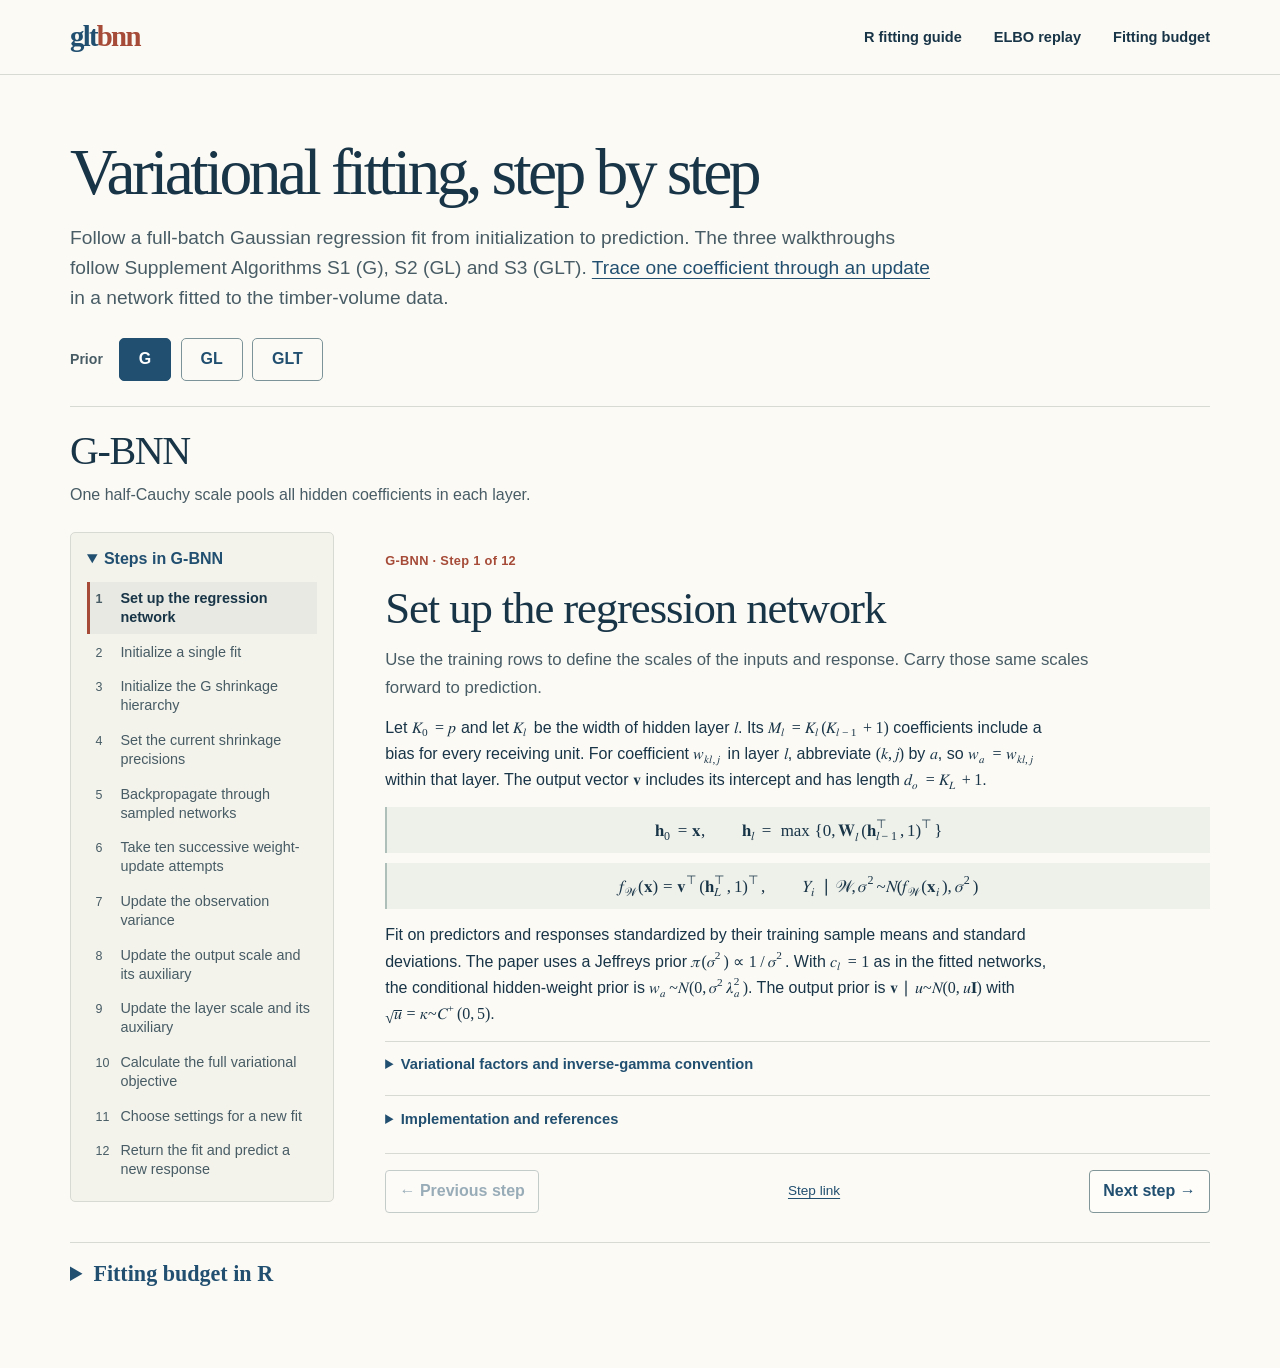
<file: docs/computation/algorithms.html>
<!doctype html>
<html lang="en"><head><meta charset="utf-8"><meta name="viewport" content="width=device-width,initial-scale=1"><meta name="description" content="Follow the Gaussian variational fitting algorithm for G, GL and GLT neural networks, with equations, R controls and linked implementation."><title>Variational fitting, step by step · gltbnn</title>
<style>:root {
  --paper: #fcfaf5;
  --ink: #183447;
  --navy: #214f70;
  --rust: #a54b38;
  --muted: #475c65;
  --rule: #d7dad3;
  --serif: "Baskervville", "Iowan Old Style", "Palatino Linotype", Palatino, Georgia, serif;
  --sans: "Inter", "Segoe UI", Arial, sans-serif;
  --mono: "IBM Plex Mono", Consolas, monospace;
}
* { box-sizing: border-box; }
html { scroll-padding-top: 1rem; }
body { margin: 0; background: var(--paper); color: var(--ink); font: 1rem/1.65 var(--sans); }
a { color: var(--navy); text-underline-offset: .2em; }
a:hover { color: var(--rust); }
a:focus-visible, button:focus-visible { outline: 3px solid #d1884e; outline-offset: 5px; }
.wrap { width: min(1140px, calc(100% - clamp(2rem, 9vw, 8rem))); margin-inline: auto; }
.topbar { border-bottom: 1px solid var(--rule); }
.bar-inner, .footer-inner, .actions, nav { display: flex; align-items: center; }
.bar-inner { justify-content: space-between; min-height: 4.6rem; gap: 1rem; }
.wordmark { font: bold 1.8rem/1 var(--serif); letter-spacing: -.06em; text-decoration: none; }
.wordmark span { color: var(--rust); }
nav { flex-wrap: wrap; justify-content: flex-end; gap: clamp(.75rem, 2.5vw, 2.25rem); }
nav a { font-size: .91rem; font-weight: 600; color: var(--ink); text-decoration: none; }
nav a:hover, .text-link:hover, footer a:hover { text-decoration: underline; }
.hero { display: grid; grid-template-columns: minmax(0, 1.6fr) minmax(0, .8fr); align-items: center; gap: clamp(1rem, 5vw, 5rem); padding-block: clamp(2.5rem, 6vw, 5rem); }
.kicker { margin: 0 0 .85rem; color: var(--rust); text-transform: uppercase; font-size: .79rem; font-weight: 700; letter-spacing: .12em; }
.kicker span { padding-inline: .22em; color: #8a8176; }
h1, h2, h3 { font-family: var(--serif); font-weight: 500; color: var(--ink); }
h1 { margin: 0; font-size: clamp(2.8rem, 5.6vw, 5rem); line-height: 1.02; letter-spacing: -.055em; text-wrap: balance; }
.intro { margin: 1.2rem 0 0; max-width: 57ch; font-size: clamp(1.03rem, 1.6vw, 1.2rem); color: var(--muted); line-height: 1.55; }
.actions { gap: 1.4rem; flex-wrap: wrap; margin-top: 1.8rem; }
.button { display: inline-flex; align-items: center; gap: .9rem; background: var(--navy); color: #fff; border-radius: 5px; padding: .66rem 1.15rem; text-decoration: none; font-weight: 600; }
.button:hover { background: #163d55; color: #fff; }
.text-link { font-weight: 600; text-decoration: none; }
.hero-mark { display: grid; place-items: center; }
.hero-mark img { width: clamp(135px, 19vw, 230px); max-width: 96%; height: auto; }
.section-grid, .illustrations { border-top: 1px solid var(--rule); padding-block: clamp(2rem, 5vw, 3.6rem); }
.section-grid { display: grid; grid-template-columns: minmax(0, .8fr) minmax(0, 1.35fr); column-gap: clamp(2rem, 6vw, 6rem); align-items: start; }
h2 { margin: 0 0 .6rem; font-size: clamp(1.85rem, 3.2vw, 2.75rem); line-height: 1.1; letter-spacing: -.035em; }
.section-grid p, .topic p { margin: .75rem 0 0; max-width: 58ch; color: var(--muted); }
code { font-family: var(--mono); }
p code { color: var(--navy); background: #eeeae1; padding: .1em .28em; border-radius: .15em; font-size: .88em; overflow-wrap: anywhere; }
.codebox { min-width: 0; border: 1px solid #254657; border-radius: 6px; overflow: hidden; background: #172f3e; color: #ecf1ef; }
.codebar { display: flex; align-items: center; justify-content: space-between; min-height: 2.45rem; padding: 0 1.15rem; border-bottom: 1px solid #3b515a; background: #203b4b; color: #d8e2e2; font: .81rem/1.2 var(--sans); }
.copy { background: transparent; border: 1px solid #70848a; color: #f4f7f5; padding: .25rem .5rem; border-radius: 3px; font: inherit; cursor: pointer; }
.copy:hover { background: #335466; }
pre { margin: 0; padding: 1.1rem 1.15rem; font: .88rem/1.65 var(--mono); overflow-x: auto; tab-size: 2; }
.str { color: #f4caad; }
.section-grid .result-note { color: #4d5d63; font-size: .88rem; margin-top: .85rem; }
.illustration-grid { display: grid; grid-template-columns: 1fr 1fr; gap: 1.5rem; margin-top: 1.5rem; }
.topic { padding: 1.2rem 1.5rem 1.4rem; text-decoration: none; border: 1px solid var(--rule); border-radius: 5px; background: #fffdfa; }
.topic:hover { border-color: #7390a0; }
h3 { display: flex; justify-content: space-between; gap: 1rem; font-size: 1.6rem; line-height: 1.2; letter-spacing: -.025em; margin: 0; }
.topic h3 span { font: 1.1rem var(--sans); color: var(--rust); }
.topic p { font-size: .95rem; }
footer { border-top: 1px solid var(--rule); }
.footer-inner { align-items: baseline; justify-content: space-between; gap: 2rem; padding-block: 1.5rem; color: var(--muted); font-size: .84rem; }
.footer-inner p { margin: 0; max-width: 75ch; }
.footer-inner a { white-space: nowrap; }
.sr-only, .skip:not(:focus) { position: absolute; width: 1px; height: 1px; clip-path: inset(50%); overflow: hidden; white-space: nowrap; }
.skip:focus { position: absolute; top: .5rem; left: .5rem; padding: .5rem; background: white; }
@media (max-width: 760px) {
  .section-grid { grid-template-columns: minmax(0, 1fr); gap: 1.2rem; }
  .hero { grid-template-columns: minmax(0, 1fr) minmax(110px, .36fr); }
  .illustration-grid { gap: .8rem; }
}
@media (max-width: 560px) {
  .bar-inner { padding-block: .85rem; align-items: baseline; flex-wrap: wrap; gap: .6rem 1rem; }
  nav a { font-size: .82rem; }
  .hero { grid-template-columns: 1fr; position: relative; padding-top: 1.9rem; }
  .hero-mark { position: absolute; top: 1rem; right: 0; }
  .hero-mark img { width: 55px; }
  .kicker { margin-bottom: 1.5rem; }
  h1 { font-size: clamp(2.5rem, 9.5vw, 3.1rem); }
  .intro { margin-top: .9rem; }
  .actions { gap: 1rem; margin-top: 1.25rem; }
  .illustration-grid { grid-template-columns: 1fr; }
  .footer-inner { flex-wrap: wrap; gap: .75rem; }
  pre { padding: .85rem; font-size: .79rem; }
}

[hidden]{display:none!important}button,input,summary{font:inherit}button,summary{cursor:pointer}summary{font-weight:650}a:focus-visible,button:focus-visible,input:focus-visible,summary:focus-visible,.equation:focus-visible{outline:3px solid #ae632c;outline-offset:3px}.bar-inner{gap:1.4rem}.walk{padding:clamp(2.2rem,5vw,4.25rem) 0 3rem}.walk h1{font-size:clamp(2.5rem,5.2vw,4.1rem);max-width:22ch}.walk .intro{max-width:82ch;margin:1.1rem 0 1.6rem}.selectors,.paging,.budget-actions,.budget-fields{display:flex;align-items:center;flex-wrap:wrap;gap:.6rem}.switch{border:1px solid #7c9499;background:transparent;border-radius:5px;padding:.45rem 1.18rem;font-weight:650;text-decoration:none;font-size:1rem}.switch[aria-current=true]{background:var(--navy);color:white;border-color:var(--navy)}.model{margin-top:1.6rem}.model-head{border-top:1px solid var(--rule);padding:1.35rem 0 1.2rem}.model-head h2{font-size:clamp(1.65rem,3.6vw,2.5rem)}.model-head p{margin:.25rem 0;max-width:78ch;color:var(--muted)}.layout{display:grid;grid-template-columns:minmax(13rem,16.5rem) minmax(0,1fr);gap:clamp(1.5rem,4vw,3.2rem);align-items:start}.step-index{border:1px solid var(--rule);border-radius:5px;padding:.8rem 1rem;background:#f3f2eb}.step-index summary,.notes summary,.budget>summary{color:var(--navy)}.step-index ol{margin:.6rem 0 .1rem;padding:0;list-style:none;counter-reset:steps}.step-index li{counter-increment:steps;position:relative;margin:.08rem 0}.step-link{display:grid;align-items:baseline;grid-template-columns:1.2rem 1fr;gap:.35rem;color:var(--muted);font-size:.9rem;line-height:1.32;text-decoration:none;border-left:3px solid transparent;padding:.45rem .35rem}.step-link::before{content:counter(steps);font-size:.78rem;font-variant-numeric:tabular-nums;color:var(--muted)}.step-link[aria-current=step]{border-left-color:var(--rust);background:#e7e9e2;color:var(--ink);font-weight:650}.step-link:hover{text-decoration:underline}.reading{min-width:0}.step{scroll-margin-top:1rem;padding-top:.35rem;padding-bottom:.7rem;border-bottom:1px solid var(--rule)}.step+.step{margin-top:1.5rem}.eyebrow,.location{font-size:.8rem;font-weight:650;color:var(--rust);letter-spacing:.025em;margin:0 0 .35rem}.step h3{font-size:clamp(1.9rem,4vw,2.8rem);display:block;line-height:1.1;outline-offset:.4rem}.step p{max-width:76ch;margin:.8rem 0}.step .lead{color:var(--muted);font-size:1.05rem}.equation{max-width:100%;overflow-x:auto;padding:.42rem .5rem;margin:.6rem 0;background:#eef0ea;border-left:2px solid #aebeb8}.step math[display=block]{margin:.35rem 0;font-size:1.06rem}.step pre,.budget pre{background:#edf0ec;color:#183447;border-radius:4px;margin:.6rem 0}.notes{border-top:1px solid var(--rule);padding:.65rem 0;margin-top:.55rem}.notes summary{font-size:.92rem}.notes>p,.notes>ul{margin:.6rem 0}.refs ul{padding-left:1.25rem}.paging{justify-content:space-between;margin-top:1rem}.paging button,.budget-actions button{border:1px solid #819698;background:#fffdfa;color:var(--navy);border-radius:4px;padding:.48rem .83rem;font-weight:600}.paging button:disabled{opacity:.45;cursor:default}.permalink{font-size:.85rem;margin-inline:auto}.budget{border-top:1px solid var(--rule);margin:1.8rem 0 1rem;padding:1.1rem 0}.budget>summary{font:600 1.38rem var(--serif)}.budget p{max-width:72ch}.budget-fields{align-items:end;gap:.75rem 1.75rem}.budget-fields label{display:grid;font-size:.9rem;font-weight:650;gap:.15rem}.budget-fields input{width:8rem;color:var(--ink);background:#fffdfa;border:1px solid #809399;padding:.38rem .5rem;border-radius:3px}.budget-fields input[aria-invalid=true]{border:2px solid var(--rust)}.counts{color:var(--ink);font-weight:600}.feedback{color:var(--rust);margin:.35rem 0}.budget-actions{font-size:.9rem}.budget-actions output{color:var(--muted)}.menu-label{font-size:.88rem;color:var(--muted);font-weight:650;margin:0 .4rem 0 0}.walk footer{border:0}.skip:focus{z-index:3}.step .notes pre{max-width:100%}.step a,.model-head p,.step p{overflow-wrap:anywhere}.step math{overflow-wrap:normal}mtd[columnalign="left"]{text-align:left}mtd[columnalign="right"]{text-align:right}
@media(max-width:740px){.layout{grid-template-columns:minmax(0,1fr);gap:1rem}.step-index{padding:.6rem .8rem}.walk{padding-top:1.65rem}.bar-inner nav{gap:.55rem 1rem;justify-content:flex-start}.step h3{font-size:1.8rem}.walk .intro{margin-bottom:1.1rem}.paging{gap:.35rem}.paging button{font-size:.88rem}.step .equation{padding:.35rem}.model-head{padding:1rem 0 .75rem}.permalink{margin-inline:0}}@media print{.topbar,.selectors,.paging,.step-index,.budget-actions,.skip{display:none!important}.model,.step{display:block!important}.layout{display:block}.walk,.wrap{width:100%;margin:0;padding:0}.equation{break-inside:avoid;overflow:visible}.step{break-before:auto}.budget{display:none}}
</style></head><body><a class="skip" href="#content">Skip to algorithms</a><header class="topbar"><div class="wrap bar-inner"><a class="wordmark" href="../">glt<span>bnn</span></a><nav aria-label="Computation"><a href="index.html">R fitting guide</a><a href="elbo-replay.html">ELBO replay</a><a href="#budget">Fitting budget</a></nav></div></header>
<main class="wrap walk" id="content"><h1>Variational fitting, step by step</h1><p class="intro">Follow a full-batch Gaussian regression fit from initialization to prediction. The three walkthroughs follow Supplement Algorithms S1 (G), S2 (GL) and S3 (GLT). <a href="cycle.html">Trace one coefficient through an update</a> in a network fitted to the timber-volume data.</p><div class="selectors" role="group" aria-label="Select a shrinkage prior"><span class="menu-label">Prior</span><a href="#g" class="switch" data-select="G">G</a><a href="#gl" class="switch" data-select="GL">GL</a><a href="#glt" class="switch" data-select="GLT">GLT</a></div>
<section class="model" data-prior="G" id="g"><div class="model-head"><h2>G-BNN</h2><p>One half-Cauchy scale pools all hidden coefficients in each layer.</p></div><div class="layout"><details class="step-index" open><summary>Steps in G-BNN</summary><ol><li><a class="step-link" href="#g-model" data-key="model">Set up the regression network</a></li><li><a class="step-link" href="#g-initialize" data-key="initialize">Initialize a single fit</a></li><li><a class="step-link" href="#g-prior-setup" data-key="prior-setup">Initialize the G shrinkage hierarchy</a></li><li><a class="step-link" href="#g-start-cycle" data-key="start-cycle">Set the current shrinkage precisions</a></li><li><a class="step-link" href="#g-backpropagation" data-key="backpropagation">Backpropagate through sampled networks</a></li><li><a class="step-link" href="#g-weight-updates" data-key="weight-updates">Take ten successive weight-update attempts</a></li><li><a class="step-link" href="#g-noise" data-key="noise">Update the observation variance</a></li><li><a class="step-link" href="#g-output" data-key="output">Update the output scale and its auxiliary</a></li><li><a class="step-link" href="#g-layer-scale" data-key="layer-scale">Update the layer scale and its auxiliary</a></li><li><a class="step-link" href="#g-elbo" data-key="elbo">Calculate the full variational objective</a></li><li><a class="step-link" href="#g-controls" data-key="controls">Choose settings for a new fit</a></li><li><a class="step-link" href="#g-predict" data-key="predict">Return the fit and predict a new response</a></li></ol></details><div class="reading"><article class="step" id="g-model" data-key="model"><p class="eyebrow">G-BNN · Step 1 of 12</p><h3 tabindex="-1">Set up the regression network</h3><p class="lead">Use the training rows to define the scales of the inputs and response. Carry those same scales forward to prediction.</p><p>Let <math alttext="K_0=p" xmlns="http://www.w3.org/1998/Math/MathML" display="inline"><mrow><msub><mi>K</mi><mn>0</mn></msub><mo>&#x0003D;</mo><mi>p</mi></mrow></math> and let <math alttext="K_l" xmlns="http://www.w3.org/1998/Math/MathML" display="inline"><mrow><msub><mi>K</mi><mi>l</mi></msub></mrow></math> be the width of hidden layer <math alttext="l" xmlns="http://www.w3.org/1998/Math/MathML" display="inline"><mrow><mi>l</mi></mrow></math>. Its <math alttext="M_l=K_l(K_{l-1}+1)" xmlns="http://www.w3.org/1998/Math/MathML" display="inline"><mrow><msub><mi>M</mi><mi>l</mi></msub><mo>&#x0003D;</mo><msub><mi>K</mi><mi>l</mi></msub><mo stretchy="false">&#x00028;</mo><msub><mi>K</mi><mrow><mi>l</mi><mo>&#x02212;</mo><mn>1</mn></mrow></msub><mo>&#x0002B;</mo><mn>1</mn><mo stretchy="false">&#x00029;</mo></mrow></math> coefficients include a bias for every receiving unit. For coefficient <math alttext="w_{kl,j}" xmlns="http://www.w3.org/1998/Math/MathML" display="inline"><mrow><msub><mi>w</mi><mrow><mi>k</mi><mi>l</mi><mo>&#x0002C;</mo><mi>j</mi></mrow></msub></mrow></math> in layer <math alttext="l" xmlns="http://www.w3.org/1998/Math/MathML" display="inline"><mrow><mi>l</mi></mrow></math>, abbreviate <math alttext="(k,j)" xmlns="http://www.w3.org/1998/Math/MathML" display="inline"><mrow><mo stretchy="false">&#x00028;</mo><mi>k</mi><mo>&#x0002C;</mo><mi>j</mi><mo stretchy="false">&#x00029;</mo></mrow></math> by <math alttext="a" xmlns="http://www.w3.org/1998/Math/MathML" display="inline"><mrow><mi>a</mi></mrow></math>, so <math alttext="w_a=w_{kl,j}" xmlns="http://www.w3.org/1998/Math/MathML" display="inline"><mrow><msub><mi>w</mi><mi>a</mi></msub><mo>&#x0003D;</mo><msub><mi>w</mi><mrow><mi>k</mi><mi>l</mi><mo>&#x0002C;</mo><mi>j</mi></mrow></msub></mrow></math> within that layer. The output vector <math alttext="\mathbf{v}" xmlns="http://www.w3.org/1998/Math/MathML" display="inline"><mrow><mi>&#x1D42F;</mi></mrow></math> includes its intercept and has length <math alttext="d_o=K_L+1" xmlns="http://www.w3.org/1998/Math/MathML" display="inline"><mrow><msub><mi>d</mi><mi>o</mi></msub><mo>&#x0003D;</mo><msub><mi>K</mi><mi>L</mi></msub><mo>&#x0002B;</mo><mn>1</mn></mrow></math>.</p>
<div class="equation" tabindex="0"><math alttext="\mathbf{h}_0=\mathbf{x},\qquad \mathbf{h}_l=\max\{0,\mathbf{W}_l(\mathbf{h}_{l-1}^\top,1)^\top\}" xmlns="http://www.w3.org/1998/Math/MathML" display="block"><mrow><msub><mi>&#x1D421;</mi><mn>0</mn></msub><mo>&#x0003D;</mo><mi>&#x1D431;</mi><mo>&#x0002C;</mo><mspace width="2em" /><msub><mi>&#x1D421;</mi><mi>l</mi></msub><mo>&#x0003D;</mo><mo>max</mo><mo stretchy="false">&#x0007B;</mo><mn>0</mn><mo>&#x0002C;</mo><msub><mi>&#x1D416;</mi><mi>l</mi></msub><mo stretchy="false">&#x00028;</mo><msubsup><mi>&#x1D421;</mi><mrow><mi>l</mi><mo>&#x02212;</mo><mn>1</mn></mrow><mo>&#x022A4;</mo></msubsup><mo>&#x0002C;</mo><mn>1</mn><msup><mo stretchy="false">&#x00029;</mo><mo>&#x022A4;</mo></msup><mo stretchy="false">&#x0007D;</mo></mrow></math></div>
<div class="equation" tabindex="0"><math alttext="f_{\mathcal{W}}(\mathbf{x})=\mathbf{v}^\top(\mathbf{h}_L^\top,1)^\top,\qquad Y_i\mid\mathcal{W},\sigma^2\sim N(f_{\mathcal{W}}(\mathbf{x}_i),\sigma^2)" xmlns="http://www.w3.org/1998/Math/MathML" display="block"><mrow><msub><mi>f</mi><mrow><mi>&#x1D4B2;</mi></mrow></msub><mo stretchy="false">&#x00028;</mo><mi>&#x1D431;</mi><mo stretchy="false">&#x00029;</mo><mo>&#x0003D;</mo><msup><mi>&#x1D42F;</mi><mo>&#x022A4;</mo></msup><mo stretchy="false">&#x00028;</mo><msubsup><mi>&#x1D421;</mi><mi>L</mi><mo>&#x022A4;</mo></msubsup><mo>&#x0002C;</mo><mn>1</mn><msup><mo stretchy="false">&#x00029;</mo><mo>&#x022A4;</mo></msup><mo>&#x0002C;</mo><mspace width="2em" /><msub><mi>Y</mi><mi>i</mi></msub><mo>&#x02223;</mo><mi>&#x1D4B2;</mi><mo>&#x0002C;</mo><msup><mi>&#x003C3;</mi><mn>2</mn></msup><mi>&#x0007E;</mi><mi>N</mi><mo stretchy="false">&#x00028;</mo><msub><mi>f</mi><mrow><mi>&#x1D4B2;</mi></mrow></msub><mo stretchy="false">&#x00028;</mo><msub><mi>&#x1D431;</mi><mi>i</mi></msub><mo stretchy="false">&#x00029;</mo><mo>&#x0002C;</mo><msup><mi>&#x003C3;</mi><mn>2</mn></msup><mo stretchy="false">&#x00029;</mo></mrow></math></div>
<p>Fit on predictors and responses standardized by their training sample means and standard deviations. The paper uses a Jeffreys prior <math alttext="\pi(\sigma^2)\propto 1/\sigma^2" xmlns="http://www.w3.org/1998/Math/MathML" display="inline"><mrow><mi>&#x003C0;</mi><mo stretchy="false">&#x00028;</mo><msup><mi>&#x003C3;</mi><mn>2</mn></msup><mo stretchy="false">&#x00029;</mo><mo>&#x0221D;</mo><mn>1</mn><mo>&#x0002F;</mo><msup><mi>&#x003C3;</mi><mn>2</mn></msup></mrow></math>. With <math alttext="c_l=1" xmlns="http://www.w3.org/1998/Math/MathML" display="inline"><mrow><msub><mi>c</mi><mi>l</mi></msub><mo>&#x0003D;</mo><mn>1</mn></mrow></math> as in the fitted networks, the conditional hidden-weight prior is <math alttext="w_a\sim N(0,\sigma^2\lambda_a^2)" xmlns="http://www.w3.org/1998/Math/MathML" display="inline"><mrow><msub><mi>w</mi><mi>a</mi></msub><mi>&#x0007E;</mi><mi>N</mi><mo stretchy="false">&#x00028;</mo><mn>0</mn><mo>&#x0002C;</mo><msup><mi>&#x003C3;</mi><mn>2</mn></msup><msubsup><mi>&#x003BB;</mi><mi>a</mi><mn>2</mn></msubsup><mo stretchy="false">&#x00029;</mo></mrow></math>. The output prior is <math alttext="\mathbf{v}\mid u\sim N(\mathbf 0,u\mathbf{I})" xmlns="http://www.w3.org/1998/Math/MathML" display="inline"><mrow><mi>&#x1D42F;</mi><mo>&#x02223;</mo><mi>u</mi><mi>&#x0007E;</mi><mi>N</mi><mo stretchy="false">&#x00028;</mo><mn mathvariant="bold">0</mn><mo>&#x0002C;</mo><mi>u</mi><mi>&#x1D408;</mi><mo stretchy="false">&#x00029;</mo></mrow></math> with <math alttext="\sqrt u=\kappa\sim C^+(0,5)" xmlns="http://www.w3.org/1998/Math/MathML" display="inline"><mrow><msqrt><mi>u</mi></msqrt><mo>&#x0003D;</mo><mi>&#x003BA;</mi><mi>&#x0007E;</mi><msup><mi>C</mi><mo>&#x0002B;</mo></msup><mo stretchy="false">&#x00028;</mo><mn>0</mn><mo>&#x0002C;</mo><mn>5</mn><mo stretchy="false">&#x00029;</mo></mrow></math>.</p>
<details class="notes"><summary>Variational factors and inverse-gamma convention</summary><p>Each scalar hidden or output weight has its own <math alttext="N(m_j,s_j^2)" xmlns="http://www.w3.org/1998/Math/MathML" display="inline"><mrow><mi>N</mi><mo stretchy="false">&#x00028;</mo><msub><mi>m</mi><mi>j</mi></msub><mo>&#x0002C;</mo><msubsup><mi>s</mi><mi>j</mi><mn>2</mn></msubsup><mo stretchy="false">&#x00029;</mo></mrow></math> factor. The noise variance, output-scale variables and variables in the selected shrinkage hierarchy have separate factors. Independence under this fitted approximation lets their moments multiply in a coordinate update.</p>
<div class="equation" tabindex="0"><math alttext="\operatorname{IG}(a,b):\quad q(z)=\frac{b^a}{\Gamma(a)}z^{-a-1}\exp(-b/z),\quad z&gt;0" xmlns="http://www.w3.org/1998/Math/MathML" display="block"><mrow><mo>IG</mo><mo stretchy="false">&#x00028;</mo><mi>a</mi><mo>&#x0002C;</mo><mi>b</mi><mo stretchy="false">&#x00029;</mo><mi>:</mi><mspace width="1em" /><mi>q</mi><mo stretchy="false">&#x00028;</mo><mi>z</mi><mo stretchy="false">&#x00029;</mo><mo>&#x0003D;</mo><mfrac><mrow><msup><mi>b</mi><mi>a</mi></msup></mrow><mrow><mi>&#x00393;</mi><mo stretchy="false">&#x00028;</mo><mi>a</mi><mo stretchy="false">&#x00029;</mo></mrow></mfrac><msup><mi>z</mi><mrow><mo>&#x02212;</mo><mi>a</mi><mo>&#x02212;</mo><mn>1</mn></mrow></msup><mi>exp</mi><mo stretchy="false">&#x00028;</mo><mo>&#x02212;</mo><mi>b</mi><mo>&#x0002F;</mo><mi>z</mi><mo stretchy="false">&#x00029;</mo><mo>&#x0002C;</mo><mspace width="1em" /><mi>z</mi><mo>&#x0003E;</mo><mn>0</mn></mrow></math></div>
<p>For <math alttext="q(X)=\operatorname{IG}(a,b)" xmlns="http://www.w3.org/1998/Math/MathML" display="inline"><mrow><mi>q</mi><mo stretchy="false">&#x00028;</mo><mi>X</mi><mo stretchy="false">&#x00029;</mo><mo>&#x0003D;</mo><mo>IG</mo><mo stretchy="false">&#x00028;</mo><mi>a</mi><mo>&#x0002C;</mo><mi>b</mi><mo stretchy="false">&#x00029;</mo></mrow></math>, write <math alttext="\phi_X=\mathbb{E}_q[X^{-1}]=a/b" xmlns="http://www.w3.org/1998/Math/MathML" display="inline"><mrow><msub><mi>&#x003D5;</mi><mi>X</mi></msub><mo>&#x0003D;</mo><msub><mi>&#x1D53C;</mi><mi>q</mi></msub><mo stretchy="false">[</mo><msup><mi>X</mi><mrow><mo>&#x02212;</mo><mn>1</mn></mrow></msup><mo stretchy="false">]</mo><mo>&#x0003D;</mo><mi>a</mi><mo>&#x0002F;</mo><mi>b</mi></mrow></math> and <math alttext="\zeta_X=\mathbb{E}_q[\log X]=\log b-\psi(a)" xmlns="http://www.w3.org/1998/Math/MathML" display="inline"><mrow><msub><mi>&#x003B6;</mi><mi>X</mi></msub><mo>&#x0003D;</mo><msub><mi>&#x1D53C;</mi><mi>q</mi></msub><mo stretchy="false">[</mo><mi>log</mi><mi>X</mi><mo stretchy="false">]</mo><mo>&#x0003D;</mo><mi>log</mi><mi>b</mi><mo>&#x02212;</mo><mi>&#x003C8;</mi><mo stretchy="false">&#x00028;</mo><mi>a</mi><mo stretchy="false">&#x00029;</mo></mrow></math>. For the observation and readout precisions we use the paper’s notation <math alttext="\phi_\sigma=\mathbb{E}_q[\sigma^{-2}]" xmlns="http://www.w3.org/1998/Math/MathML" display="inline"><mrow><msub><mi>&#x003D5;</mi><mi>&#x003C3;</mi></msub><mo>&#x0003D;</mo><msub><mi>&#x1D53C;</mi><mi>q</mi></msub><mo stretchy="false">[</mo><msup><mi>&#x003C3;</mi><mrow><mo>&#x02212;</mo><mn>2</mn></mrow></msup><mo stretchy="false">]</mo></mrow></math> and <math alttext="\phi_o=\mathbb{E}_q[u^{-1}]" xmlns="http://www.w3.org/1998/Math/MathML" display="inline"><mrow><msub><mi>&#x003D5;</mi><mi>o</mi></msub><mo>&#x0003D;</mo><msub><mi>&#x1D53C;</mi><mi>q</mi></msub><mo stretchy="false">[</mo><msup><mi>u</mi><mrow><mo>&#x02212;</mo><mn>1</mn></mrow></msup><mo stretchy="false">]</mo></mrow></math>. The same inverse-gamma shape and scale convention is used throughout.</p></details><details class="notes refs"><summary>Implementation and references</summary><ul><li><a href="source.html#gltbnn-fit">gltbnn_fit</a></li><li><a href="source.html#bnn-forward">.bnn_forward</a></li><li><a href="source.html#bnn-ig">.bnn_ig</a></li></ul></details></article><article class="step" id="g-initialize" data-key="initialize"><p class="eyebrow">G-BNN · Step 2 of 12</p><h3 tabindex="-1">Initialize a single fit</h3><p class="lead">Train one unpenalized network and use its fitted coefficients to initialize the variational means.</p><p>Before the warm start, sample every coefficient in a weight matrix, including biases and readout coefficients, independently from <math alttext="N(0,2/d)" xmlns="http://www.w3.org/1998/Math/MathML" display="inline"><mrow><mi>N</mi><mo stretchy="false">&#x00028;</mo><mn>0</mn><mo>&#x0002C;</mo><mn>2</mn><mo>&#x0002F;</mo><mi>d</mi><mo stretchy="false">&#x00029;</mo></mrow></math>, with <math alttext="d" xmlns="http://www.w3.org/1998/Math/MathML" display="inline"><mrow><mi>d</mi></mrow></math> the number of incoming units plus one for the bias in that matrix. The standard warm start takes 600 full-batch Adam steps on squared-error loss at a fixed rate of 0.003. Set each variational standard deviation to 0.01, within the supplied log-standard-deviation bounds. The variational optimizer starts with fresh first and second moment accumulators. The lr control applies to this variational optimizer.</p>
<div class="equation" tabindex="0"><math alttext="q(\sigma^2)=\operatorname{IG}(3,1),\quad q(u)=\operatorname{IG}(2,2),\quad q(\rho_\kappa)=\operatorname{IG}(1,1.04)" xmlns="http://www.w3.org/1998/Math/MathML" display="block"><mrow><mi>q</mi><mo stretchy="false">&#x00028;</mo><msup><mi>&#x003C3;</mi><mn>2</mn></msup><mo stretchy="false">&#x00029;</mo><mo>&#x0003D;</mo><mo>IG</mo><mo stretchy="false">&#x00028;</mo><mn>3</mn><mo>&#x0002C;</mo><mn>1</mn><mo stretchy="false">&#x00029;</mo><mo>&#x0002C;</mo><mspace width="1em" /><mi>q</mi><mo stretchy="false">&#x00028;</mo><mi>u</mi><mo stretchy="false">&#x00029;</mo><mo>&#x0003D;</mo><mo>IG</mo><mo stretchy="false">&#x00028;</mo><mn>2</mn><mo>&#x0002C;</mo><mn>2</mn><mo stretchy="false">&#x00029;</mo><mo>&#x0002C;</mo><mspace width="1em" /><mi>q</mi><mo stretchy="false">&#x00028;</mo><msub><mi>&#x003C1;</mi><mi>&#x003BA;</mi></msub><mo stretchy="false">&#x00029;</mo><mo>&#x0003D;</mo><mo>IG</mo><mo stretchy="false">&#x00028;</mo><mn>1</mn><mo>&#x0002C;</mo><mn>1.04</mn><mo stretchy="false">&#x00029;</mo></mrow></math></div>
<p>The starting value of <math alttext="\phi_\sigma" xmlns="http://www.w3.org/1998/Math/MathML" display="inline"><mrow><msub><mi>&#x003D5;</mi><mi>&#x003C3;</mi></msub></mrow></math> is therefore 3. The output-scale auxiliary <math alttext="\rho_\kappa" xmlns="http://www.w3.org/1998/Math/MathML" display="inline"><mrow><msub><mi>&#x003C1;</mi><mi>&#x003BA;</mi></msub></mrow></math> comes from <math alttext="u\mid\rho_\kappa\sim\operatorname{IG}(1/2,1/\rho_\kappa)" xmlns="http://www.w3.org/1998/Math/MathML" display="inline"><mrow><mi>u</mi><mo>&#x02223;</mo><msub><mi>&#x003C1;</mi><mi>&#x003BA;</mi></msub><mi>&#x0007E;</mi><mo>IG</mo><mo stretchy="false">&#x00028;</mo><mn>1</mn><mo>&#x0002F;</mo><mn>2</mn><mo>&#x0002C;</mo><mn>1</mn><mo>&#x0002F;</mo><msub><mi>&#x003C1;</mi><mi>&#x003BA;</mi></msub><mo stretchy="false">&#x00029;</mo></mrow></math> and <math alttext="\rho_\kappa\sim\operatorname{IG}(1/2,5^{-2})" xmlns="http://www.w3.org/1998/Math/MathML" display="inline"><mrow><msub><mi>&#x003C1;</mi><mi>&#x003BA;</mi></msub><mi>&#x0007E;</mi><mo>IG</mo><mo stretchy="false">&#x00028;</mo><mn>1</mn><mo>&#x0002F;</mo><mn>2</mn><mo>&#x0002C;</mo><msup><mn>5</mn><mrow><mo>&#x02212;</mo><mn>2</mn></mrow></msup><mo stretchy="false">&#x00029;</mo></mrow></math>. The next step initializes the hidden scales for the selected prior.</p>
<details class="notes"><summary>Where the ten starting values in Figure S11 enter</summary><p>Each start in Figure S11 generates a complete fit. A given setting and start use the same data and starting weights across the three priors. Ten such starts for each of nine settings and three priors give 270 trajectories. Each trajectory has its own 60 outer cycles.</p></details><details class="notes refs"><summary>Implementation and references</summary><ul><li><a href="source.html#bnn-initialize">.bnn_initialize</a></li><li><a href="source.html#gltbnn-engine-fit">.gltbnn_engine_fit</a></li></ul></details></article><article class="step" id="g-prior-setup" data-key="prior-setup"><p class="eyebrow">G-BNN · Step 3 of 12</p><h3 tabindex="-1">Initialize the G shrinkage hierarchy</h3><p class="lead">Introduce the auxiliary factors that give closed-form scale updates.</p><p>Repeat the following initialization in every layer <math alttext="l" xmlns="http://www.w3.org/1998/Math/MathML" display="inline"><mrow><mi>l</mi></mrow></math>. Define <math alttext="T_l=\tau_l^2" xmlns="http://www.w3.org/1998/Math/MathML" display="inline"><mrow><msub><mi>T</mi><mi>l</mi></msub><mo>&#x0003D;</mo><msubsup><mi>&#x003C4;</mi><mi>l</mi><mn>2</mn></msubsup></mrow></math>. The half-Cauchy layer scale has prior scale <math alttext="1/M_l" xmlns="http://www.w3.org/1998/Math/MathML" display="inline"><mrow><mn>1</mn><mo>&#x0002F;</mo><msub><mi>M</mi><mi>l</mi></msub></mrow></math>, where <math alttext="M_l" xmlns="http://www.w3.org/1998/Math/MathML" display="inline"><mrow><msub><mi>M</mi><mi>l</mi></msub></mrow></math> counts every incoming weight and bias.</p>
<div class="equation" tabindex="0"><math alttext="\tau_l\sim C^+(0,1/M_l),\quad T_l\mid\chi_{\tau,l}\sim\operatorname{IG}(1/2,1/\chi_{\tau,l}),\quad \chi_{\tau,l}\sim\operatorname{IG}(1/2,M_l^2)" xmlns="http://www.w3.org/1998/Math/MathML" display="block"><mrow><msub><mi>&#x003C4;</mi><mi>l</mi></msub><mi>&#x0007E;</mi><msup><mi>C</mi><mo>&#x0002B;</mo></msup><mo stretchy="false">&#x00028;</mo><mn>0</mn><mo>&#x0002C;</mo><mn>1</mn><mo>&#x0002F;</mo><msub><mi>M</mi><mi>l</mi></msub><mo stretchy="false">&#x00029;</mo><mo>&#x0002C;</mo><mspace width="1em" /><msub><mi>T</mi><mi>l</mi></msub><mo>&#x02223;</mo><msub><mi>&#x003C7;</mi><mrow><mi>&#x003C4;</mi><mo>&#x0002C;</mo><mi>l</mi></mrow></msub><mi>&#x0007E;</mi><mo>IG</mo><mo stretchy="false">&#x00028;</mo><mn>1</mn><mo>&#x0002F;</mo><mn>2</mn><mo>&#x0002C;</mo><mn>1</mn><mo>&#x0002F;</mo><msub><mi>&#x003C7;</mi><mrow><mi>&#x003C4;</mi><mo>&#x0002C;</mo><mi>l</mi></mrow></msub><mo stretchy="false">&#x00029;</mo><mo>&#x0002C;</mo><mspace width="1em" /><msub><mi>&#x003C7;</mi><mrow><mi>&#x003C4;</mi><mo>&#x0002C;</mo><mi>l</mi></mrow></msub><mi>&#x0007E;</mi><mo>IG</mo><mo stretchy="false">&#x00028;</mo><mn>1</mn><mo>&#x0002F;</mo><mn>2</mn><mo>&#x0002C;</mo><msubsup><mi>M</mi><mi>l</mi><mn>2</mn></msubsup><mo stretchy="false">&#x00029;</mo></mrow></math></div>
<p>Initialize <math alttext="q(T_l)=\operatorname{IG}(2,2)" xmlns="http://www.w3.org/1998/Math/MathML" display="inline"><mrow><mi>q</mi><mo stretchy="false">&#x00028;</mo><msub><mi>T</mi><mi>l</mi></msub><mo stretchy="false">&#x00029;</mo><mo>&#x0003D;</mo><mo>IG</mo><mo stretchy="false">&#x00028;</mo><mn>2</mn><mo>&#x0002C;</mo><mn>2</mn><mo stretchy="false">&#x00029;</mo></mrow></math> and <math alttext="q(\chi_{\tau,l})=\operatorname{IG}(1,1)" xmlns="http://www.w3.org/1998/Math/MathML" display="inline"><mrow><mi>q</mi><mo stretchy="false">&#x00028;</mo><msub><mi>&#x003C7;</mi><mrow><mi>&#x003C4;</mi><mo>&#x0002C;</mo><mi>l</mi></mrow></msub><mo stretchy="false">&#x00029;</mo><mo>&#x0003D;</mo><mo>IG</mo><mo stretchy="false">&#x00028;</mo><mn>1</mn><mo>&#x0002C;</mo><mn>1</mn><mo stretchy="false">&#x00029;</mo></mrow></math>.</p>
<p>Every coefficient in this layer has <math alttext="\lambda_a=\tau_l" xmlns="http://www.w3.org/1998/Math/MathML" display="inline"><mrow><msub><mi>&#x003BB;</mi><mi>a</mi></msub><mo>&#x0003D;</mo><msub><mi>&#x003C4;</mi><mi>l</mi></msub></mrow></math> and <math alttext="P_a=\phi_{\tau,l}=\mathbb{E}_q[\tau_l^{-2}]" xmlns="http://www.w3.org/1998/Math/MathML" display="inline"><mrow><msub><mi>P</mi><mi>a</mi></msub><mo>&#x0003D;</mo><msub><mi>&#x003D5;</mi><mrow><mi>&#x003C4;</mi><mo>&#x0002C;</mo><mi>l</mi></mrow></msub><mo>&#x0003D;</mo><msub><mi>&#x1D53C;</mi><mi>q</mi></msub><mo stretchy="false">[</mo><msubsup><mi>&#x003C4;</mi><mi>l</mi><mrow><mo>&#x02212;</mo><mn>2</mn></mrow></msubsup><mo stretchy="false">]</mo></mrow></math>. Initially <math alttext="P_a=1" xmlns="http://www.w3.org/1998/Math/MathML" display="inline"><mrow><msub><mi>P</mi><mi>a</mi></msub><mo>&#x0003D;</mo><mn>1</mn></mrow></math> and <math alttext="\phi_\sigma P_a=3" xmlns="http://www.w3.org/1998/Math/MathML" display="inline"><mrow><msub><mi>&#x003D5;</mi><mi>&#x003C3;</mi></msub><msub><mi>P</mi><mi>a</mi></msub><mo>&#x0003D;</mo><mn>3</mn></mrow></math>.</p><details class="notes refs"><summary>Implementation and references</summary><ul><li><a href="source.html#bnn-coefficient-init">.bnn_coefficient_init</a></li><li><a href="source.html#bnn-coefficient-terms">.bnn_coefficient_terms</a></li></ul></details></article><article class="step" id="g-start-cycle" data-key="start-cycle"><p class="eyebrow">G-BNN · Step 4 of 12</p><h3 tabindex="-1">Set the current shrinkage precisions</h3><p class="lead">Record the full-batch objective at initialization. At the beginning of each cycle, read the latest variance and scale moments.</p><div class="equation" tabindex="0"><math alttext="P_a=\mathbb{E}_q[\lambda_a^{-2}],\qquad \omega_a=\phi_\sigma P_a,\qquad \phi_o=\mathbb{E}_q[u^{-1}]" xmlns="http://www.w3.org/1998/Math/MathML" display="block"><mrow><msub><mi>P</mi><mi>a</mi></msub><mo>&#x0003D;</mo><msub><mi>&#x1D53C;</mi><mi>q</mi></msub><mo stretchy="false">[</mo><msubsup><mi>&#x003BB;</mi><mi>a</mi><mrow><mo>&#x02212;</mo><mn>2</mn></mrow></msubsup><mo stretchy="false">]</mo><mo>&#x0002C;</mo><mspace width="2em" /><msub><mi>&#x003C9;</mi><mi>a</mi></msub><mo>&#x0003D;</mo><msub><mi>&#x003D5;</mi><mi>&#x003C3;</mi></msub><msub><mi>P</mi><mi>a</mi></msub><mo>&#x0002C;</mo><mspace width="2em" /><msub><mi>&#x003D5;</mi><mi>o</mi></msub><mo>&#x0003D;</mo><msub><mi>&#x1D53C;</mi><mi>q</mi></msub><mo stretchy="false">[</mo><msup><mi>u</mi><mrow><mo>&#x02212;</mo><mn>1</mn></mrow></msup><mo stretchy="false">]</mo></mrow></math></div>
<p>The selected hierarchy supplies the scale precision <math alttext="P_a=P_{kl,j}" xmlns="http://www.w3.org/1998/Math/MathML" display="inline"><mrow><msub><mi>P</mi><mi>a</mi></msub><mo>&#x0003D;</mo><msub><mi>P</mi><mrow><mi>k</mi><mi>l</mi><mo>&#x0002C;</mo><mi>j</mi></mrow></msub></mrow></math> for each hidden weight or bias. Its effective precision is <math alttext="\omega_a=\omega_{kl,j}" xmlns="http://www.w3.org/1998/Math/MathML" display="inline"><mrow><msub><mi>&#x003C9;</mi><mi>a</mi></msub><mo>&#x0003D;</mo><msub><mi>&#x003C9;</mi><mrow><mi>k</mi><mi>l</mi><mo>&#x0002C;</mo><mi>j</mi></mrow></msub></mrow></math>. The noise precision multiplies hidden-weight precisions in Gaussian regression. All output coefficients have precision <math alttext="\phi_o" xmlns="http://www.w3.org/1998/Math/MathML" display="inline"><mrow><msub><mi>&#x003D5;</mi><mi>o</mi></msub></mrow></math>, independent of the observation variance. The vector <math alttext="\mathbf{d}_w" xmlns="http://www.w3.org/1998/Math/MathML" display="inline"><mrow><msub><mi>&#x1D41D;</mi><mi>w</mi></msub></mrow></math> stacks these precisions in coefficient order. Its entry <math alttext="d_{w,j}" xmlns="http://www.w3.org/1998/Math/MathML" display="inline"><mrow><msub><mi>d</mi><mrow><mi>w</mi><mo>&#x0002C;</mo><mi>j</mi></mrow></msub></mrow></math> is <math alttext="\omega_a" xmlns="http://www.w3.org/1998/Math/MathML" display="inline"><mrow><msub><mi>&#x003C9;</mi><mi>a</mi></msub></mrow></math> for a hidden coefficient and <math alttext="\phi_o" xmlns="http://www.w3.org/1998/Math/MathML" display="inline"><mrow><msub><mi>&#x003D5;</mi><mi>o</mi></msub></mrow></math> for a readout coefficient. Keep them fixed during this cycle’s weight updates.</p>
<p>For the baseline full-batch ELBO at cycle 0, generate 32 independent standard-normal perturbation vectors and pair each with its negative. Save this monitoring bank. The weight optimizer and the variance update use separate draws. The objective-monitoring step below shows the calculation at cycle 0 and every subsequent checkpoint.</p><details class="notes refs"><summary>Implementation and references</summary><ul><li><a href="source.html#bnn-coefficient-terms">.bnn_coefficient_terms</a></li><li><a href="source.html#gltbnn-engine-fit">.gltbnn_engine_fit</a></li><li><a href="source.html#bnn-elbo">.bnn_elbo</a></li></ul></details></article><article class="step" id="g-backpropagation" data-key="backpropagation"><p class="eyebrow">G-BNN · Step 5 of 12</p><h3 tabindex="-1">Backpropagate through sampled networks</h3><p class="lead">Each proposed update changes the variational means and log standard deviations of all hidden and output coefficients together.</p><p>Write <math alttext="\rho_j=\log s_j" xmlns="http://www.w3.org/1998/Math/MathML" display="inline"><mrow><msub><mi>&#x003C1;</mi><mi>j</mi></msub><mo>&#x0003D;</mo><mi>log</mi><msub><mi>s</mi><mi>j</mi></msub></mrow></math>. For one attempt, generate two independent standard-normal vectors and their negatives, giving four perturbations <math alttext="\epsilon^{(b)}" xmlns="http://www.w3.org/1998/Math/MathML" display="inline"><mrow><msup><mi>&#x003F5;</mi><mrow><mo stretchy="false">&#x00028;</mo><mi>b</mi><mo stretchy="false">&#x00029;</mo></mrow></msup></mrow></math>. Draw the stacked coefficients <math alttext="\mathbf{w}^{(b)}=\mathbf{m}+\mathbf{s}\odot\boldsymbol{\epsilon}^{(b)}" xmlns="http://www.w3.org/1998/Math/MathML" display="inline"><mrow><msup><mi>&#x1D430;</mi><mrow><mo stretchy="false">&#x00028;</mo><mi>b</mi><mo stretchy="false">&#x00029;</mo></mrow></msup><mo>&#x0003D;</mo><mi>&#x1D426;</mi><mo>&#x0002B;</mo><mi>&#x1D42C;</mi><mo>&#x02299;</mo><msup><mrow><mi mathvariant="bold-italic">&#x003F5;</mi></mrow><mrow><mo stretchy="false">&#x00028;</mo><mi>b</mi><mo stretchy="false">&#x00029;</mo></mrow></msup></mrow></math> and reshape them into the network weights <math alttext="\mathcal{W}^{(b)}" xmlns="http://www.w3.org/1998/Math/MathML" display="inline"><mrow><msup><mi>&#x1D4B2;</mi><mrow><mo stretchy="false">&#x00028;</mo><mi>b</mi><mo stretchy="false">&#x00029;</mo></mrow></msup></mrow></math> for each forward pass. The sampled weight objective, up to terms fixed in this block, is</p>
<div class="equation" tabindex="0"><math alttext="\widehat{\mathcal{L}}_{\mathcal{W}}=-\frac{\phi_\sigma}{2B}\sum_{b=1}^B\sum_{i=1}^n\{y_i-f_{\mathcal{W}^{(b)}}(\mathbf{x}_i)\}^2-\frac12\sum_j d_{w,j}(m_j^2+s_j^2)+\sum_j\rho_j." xmlns="http://www.w3.org/1998/Math/MathML" display="block"><mrow><msub><mover><mrow><mi>&#x02112;</mi></mrow><mo>&#x0005E;</mo></mover><mrow><mi>&#x1D4B2;</mi></mrow></msub><mo>&#x0003D;</mo><mo>&#x02212;</mo><mfrac><mrow><msub><mi>&#x003D5;</mi><mi>&#x003C3;</mi></msub></mrow><mrow><mn>2</mn><mi>B</mi></mrow></mfrac><munderover><mo>&#x02211;</mo><mrow><mi>b</mi><mo>&#x0003D;</mo><mn>1</mn></mrow><mi>B</mi></munderover><munderover><mo>&#x02211;</mo><mrow><mi>i</mi><mo>&#x0003D;</mo><mn>1</mn></mrow><mi>n</mi></munderover><mo stretchy="false">&#x0007B;</mo><msub><mi>y</mi><mi>i</mi></msub><mo>&#x02212;</mo><msub><mi>f</mi><mrow><msup><mi>&#x1D4B2;</mi><mrow><mo stretchy="false">&#x00028;</mo><mi>b</mi><mo stretchy="false">&#x00029;</mo></mrow></msup></mrow></msub><mo stretchy="false">&#x00028;</mo><msub><mi>&#x1D431;</mi><mi>i</mi></msub><mo stretchy="false">&#x00029;</mo><msup><mo stretchy="false">&#x0007D;</mo><mn>2</mn></msup><mo>&#x02212;</mo><mfrac><mn>1</mn><mn>2</mn></mfrac><munder><mo>&#x02211;</mo><mi>j</mi></munder><msub><mi>d</mi><mrow><mi>w</mi><mo>&#x0002C;</mo><mi>j</mi></mrow></msub><mo stretchy="false">&#x00028;</mo><msubsup><mi>m</mi><mi>j</mi><mn>2</mn></msubsup><mo>&#x0002B;</mo><msubsup><mi>s</mi><mi>j</mi><mn>2</mn></msubsup><mo stretchy="false">&#x00029;</mo><mo>&#x0002B;</mo><munder><mo>&#x02211;</mo><mi>j</mi></munder><msub><mi>&#x003C1;</mi><mi>j</mi></msub><mo>&#x0002E;</mo></mrow></math></div>
<p>At draw <math alttext="b" xmlns="http://www.w3.org/1998/Math/MathML" display="inline"><mrow><mi>b</mi></mrow></math>, begin at the output with the residual score <math alttext="\phi_\sigma(y_i-f_{\mathcal{W}^{(b)}}(\mathbf{x}_i))" xmlns="http://www.w3.org/1998/Math/MathML" display="inline"><mrow><msub><mi>&#x003D5;</mi><mi>&#x003C3;</mi></msub><mo stretchy="false">&#x00028;</mo><msub><mi>y</mi><mi>i</mi></msub><mo>&#x02212;</mo><msub><mi>f</mi><mrow><msup><mi>&#x1D4B2;</mi><mrow><mo stretchy="false">&#x00028;</mo><mi>b</mi><mo stretchy="false">&#x00029;</mo></mrow></msup></mrow></msub><mo stretchy="false">&#x00028;</mo><msub><mi>&#x1D431;</mi><mi>i</mi></msub><mo stretchy="false">&#x00029;</mo><mo stretchy="false">&#x00029;</mo></mrow></math>. Backpropagate this score through the sampled weights and the active ReLU gates. Denote the resulting derivative of the sampled data log likelihood with respect to weight <math alttext="w_j^{(b)}" xmlns="http://www.w3.org/1998/Math/MathML" display="inline"><mrow><msubsup><mi>w</mi><mi>j</mi><mrow><mo stretchy="false">&#x00028;</mo><mi>b</mi><mo stretchy="false">&#x00029;</mo></mrow></msubsup></mrow></math> by <math alttext="g_j^{(b)}" xmlns="http://www.w3.org/1998/Math/MathML" display="inline"><mrow><msubsup><mi>g</mi><mi>j</mi><mrow><mo stretchy="false">&#x00028;</mo><mi>b</mi><mo stretchy="false">&#x00029;</mo></mrow></msubsup></mrow></math>.</p>
<div class="equation" tabindex="0"><math alttext="\frac{\partial\widehat{\mathcal{L}}_{\mathcal{W}}}{\partial m_j}=\frac1B\sum_b g_j^{(b)}-d_{w,j}m_j,\qquad \frac{\partial\widehat{\mathcal{L}}_{\mathcal{W}}}{\partial\rho_j}=\frac1B\sum_b g_j^{(b)}s_j\epsilon_j^{(b)}+1-d_{w,j}s_j^2." xmlns="http://www.w3.org/1998/Math/MathML" display="block"><mrow><mfrac><mrow><mo>&#x02202;</mo><msub><mover><mrow><mi>&#x02112;</mi></mrow><mo>&#x0005E;</mo></mover><mrow><mi>&#x1D4B2;</mi></mrow></msub></mrow><mrow><mo>&#x02202;</mo><msub><mi>m</mi><mi>j</mi></msub></mrow></mfrac><mo>&#x0003D;</mo><mfrac><mn>1</mn><mi>B</mi></mfrac><munder><mo>&#x02211;</mo><mi>b</mi></munder><msubsup><mi>g</mi><mi>j</mi><mrow><mo stretchy="false">&#x00028;</mo><mi>b</mi><mo stretchy="false">&#x00029;</mo></mrow></msubsup><mo>&#x02212;</mo><msub><mi>d</mi><mrow><mi>w</mi><mo>&#x0002C;</mo><mi>j</mi></mrow></msub><msub><mi>m</mi><mi>j</mi></msub><mo>&#x0002C;</mo><mspace width="2em" /><mfrac><mrow><mo>&#x02202;</mo><msub><mover><mrow><mi>&#x02112;</mi></mrow><mo>&#x0005E;</mo></mover><mrow><mi>&#x1D4B2;</mi></mrow></msub></mrow><mrow><mo>&#x02202;</mo><msub><mi>&#x003C1;</mi><mi>j</mi></msub></mrow></mfrac><mo>&#x0003D;</mo><mfrac><mn>1</mn><mi>B</mi></mfrac><munder><mo>&#x02211;</mo><mi>b</mi></munder><msubsup><mi>g</mi><mi>j</mi><mrow><mo stretchy="false">&#x00028;</mo><mi>b</mi><mo stretchy="false">&#x00029;</mo></mrow></msubsup><msub><mi>s</mi><mi>j</mi></msub><msubsup><mi>&#x003F5;</mi><mi>j</mi><mrow><mo stretchy="false">&#x00028;</mo><mi>b</mi><mo stretchy="false">&#x00029;</mo></mrow></msubsup><mo>&#x0002B;</mo><mn>1</mn><mo>&#x02212;</mo><msub><mi>d</mi><mrow><mi>w</mi><mo>&#x0002C;</mo><mi>j</mi></mrow></msub><msubsup><mi>s</mi><mi>j</mi><mn>2</mn></msubsup><mo>&#x0002E;</mo></mrow></math></div>
<p>The factors <math alttext="1" xmlns="http://www.w3.org/1998/Math/MathML" display="inline"><mrow><mn>1</mn></mrow></math> and <math alttext="s_j\epsilon_j^{(b)}" xmlns="http://www.w3.org/1998/Math/MathML" display="inline"><mrow><msub><mi>s</mi><mi>j</mi></msub><msubsup><mi>&#x003F5;</mi><mi>j</mi><mrow><mo stretchy="false">&#x00028;</mo><mi>b</mi><mo stretchy="false">&#x00029;</mo></mrow></msubsup></mrow></math> are the derivatives of <math alttext="w_j^{(b)}" xmlns="http://www.w3.org/1998/Math/MathML" display="inline"><mrow><msubsup><mi>w</mi><mi>j</mi><mrow><mo stretchy="false">&#x00028;</mo><mi>b</mi><mo stretchy="false">&#x00029;</mo></mrow></msubsup></mrow></math> with respect to <math alttext="m_j" xmlns="http://www.w3.org/1998/Math/MathML" display="inline"><mrow><msub><mi>m</mi><mi>j</mi></msub></mrow></math> and <math alttext="\rho_j" xmlns="http://www.w3.org/1998/Math/MathML" display="inline"><mrow><msub><mi>&#x003C1;</mi><mi>j</mi></msub></mrow></math>. The terms outside the averages are the exact Gaussian prior and entropy gradients. ReLU activations and their composition across layers generally prevent a closed-form Gaussian weight update.</p>
<details class="notes"><summary>Trace one hidden connection</summary><p>For a unit with preactivation <math alttext="z" xmlns="http://www.w3.org/1998/Math/MathML" display="inline"><mrow><mi>z</mi></mrow></math> and activation <math alttext="h=\max(0,z)" xmlns="http://www.w3.org/1998/Math/MathML" display="inline"><mrow><mi>h</mi><mo>&#x0003D;</mo><mo>max</mo><mo stretchy="false">&#x00028;</mo><mn>0</mn><mo>&#x0002C;</mo><mi>z</mi><mo stretchy="false">&#x00029;</mo></mrow></math>, multiply the derivative arriving from the next layer by <math alttext="\mathbf{1}\{z&gt;0\}" xmlns="http://www.w3.org/1998/Math/MathML" display="inline"><mrow><mrow><mn mathvariant="bold">1</mn></mrow><mo stretchy="false">&#x0007B;</mo><mi>z</mi><mo>&#x0003E;</mo><mn>0</mn><mo stretchy="false">&#x0007D;</mo></mrow></math>. Multiply that result by the sending activation to obtain the derivative for its incoming weight. Use a sending activation of one for a bias. Sum over training rows. The implementation uses derivative zero at <math alttext="z=0" xmlns="http://www.w3.org/1998/Math/MathML" display="inline"><mrow><mi>z</mi><mo>&#x0003D;</mo><mn>0</mn></mrow></math>.</p>
<p>As an illustration, let <math alttext="f=v\max(0,wx)" xmlns="http://www.w3.org/1998/Math/MathML" display="inline"><mrow><mi>f</mi><mo>&#x0003D;</mo><mi>v</mi><mo>max</mo><mo stretchy="false">&#x00028;</mo><mn>0</mn><mo>&#x0002C;</mo><mi>w</mi><mi>x</mi><mo stretchy="false">&#x00029;</mo></mrow></math> on one row with <math alttext="x=2" xmlns="http://www.w3.org/1998/Math/MathML" display="inline"><mrow><mi>x</mi><mo>&#x0003D;</mo><mn>2</mn></mrow></math>, <math alttext="y=3" xmlns="http://www.w3.org/1998/Math/MathML" display="inline"><mrow><mi>y</mi><mo>&#x0003D;</mo><mn>3</mn></mrow></math>, <math alttext="w=0.5" xmlns="http://www.w3.org/1998/Math/MathML" display="inline"><mrow><mi>w</mi><mo>&#x0003D;</mo><mn>0.5</mn></mrow></math>, <math alttext="v=1" xmlns="http://www.w3.org/1998/Math/MathML" display="inline"><mrow><mi>v</mi><mo>&#x0003D;</mo><mn>1</mn></mrow></math> and <math alttext="\phi_\sigma=1" xmlns="http://www.w3.org/1998/Math/MathML" display="inline"><mrow><msub><mi>&#x003D5;</mi><mi>&#x003C3;</mi></msub><mo>&#x0003D;</mo><mn>1</mn></mrow></math>. The forward pass gives <math alttext="f=1" xmlns="http://www.w3.org/1998/Math/MathML" display="inline"><mrow><mi>f</mi><mo>&#x0003D;</mo><mn>1</mn></mrow></math>. The output score is <math alttext="3-1=2" xmlns="http://www.w3.org/1998/Math/MathML" display="inline"><mrow><mn>3</mn><mo>&#x02212;</mo><mn>1</mn><mo>&#x0003D;</mo><mn>2</mn></mrow></math>, the gate is open, and the derivative for <math alttext="w" xmlns="http://www.w3.org/1998/Math/MathML" display="inline"><mrow><mi>w</mi></mrow></math> is <math alttext="2\times1\times1\times2=4" xmlns="http://www.w3.org/1998/Math/MathML" display="inline"><mrow><mn>2</mn><mo>&#x000D7;</mo><mn>1</mn><mo>&#x000D7;</mo><mn>1</mn><mo>&#x000D7;</mo><mn>2</mn><mo>&#x0003D;</mo><mn>4</mn></mrow></math>. If <math alttext="s=0.1" xmlns="http://www.w3.org/1998/Math/MathML" display="inline"><mrow><mi>s</mi><mo>&#x0003D;</mo><mn>0.1</mn></mrow></math> and <math alttext="\epsilon=1" xmlns="http://www.w3.org/1998/Math/MathML" display="inline"><mrow><mi>&#x003F5;</mi><mo>&#x0003D;</mo><mn>1</mn></mrow></math>, this draw contributes 4 to the likelihood gradient for the mean and 0.4 to that for the log standard deviation.</p></details><details class="notes refs"><summary>Implementation and references</summary><ul><li><a href="source.html#bnn-forward">.bnn_forward</a></li><li><a href="source.html#bnn-backprop">.bnn_backprop</a></li><li><a href="source.html#bnn-weight-objective">.bnn_weight_objective</a></li><li><a href="source.html#bnn-antithetic-draws">.bnn_antithetic_draws</a></li></ul></details></article><article class="step" id="g-weight-updates" data-key="weight-updates"><p class="eyebrow">G-BNN · Step 6 of 12</p><h3 tabindex="-1">Take ten successive weight-update attempts</h3><p class="lead">Adam converts the weight gradients into a proposed change. Each attempt starts from the accepted or retained state of the preceding attempt.</p><p>Divide the gradient of <math alttext="\widehat{\mathcal{L}}_{\mathcal{W}}" xmlns="http://www.w3.org/1998/Math/MathML" display="inline"><mrow><msub><mover><mrow><mi>&#x02112;</mi></mrow><mo>&#x0005E;</mo></mover><mrow><mi>&#x1D4B2;</mi></mrow></msub></mrow></math> by <math alttext="n" xmlns="http://www.w3.org/1998/Math/MathML" display="inline"><mrow><mi>n</mi></mrow></math>, clip its Euclidean norm at 10, and form the bias-corrected Adam direction. The defaults use moments with decay 0.9 and 0.999, a denominator stabilizer of <math alttext="10^{-8}" xmlns="http://www.w3.org/1998/Math/MathML" display="inline"><mrow><msup><mn>10</mn><mrow><mo>&#x02212;</mo><mn>8</mn></mrow></msup></mrow></math> and an initial step size of 0.003. If the direction has nonpositive inner product with the gradient, use the gradient divided by the Adam denominator.</p>
<div class="equation" tabindex="0"><math alttext="\theta_{\rm trial}=\theta+0.003\,2^{-b}d,\qquad b=0,\ldots,10,\quad \theta=(m,\log s)" xmlns="http://www.w3.org/1998/Math/MathML" display="block"><mrow><msub><mi>&#x003B8;</mi><mrow><mi mathvariant="normal">t</mi><mi mathvariant="normal">r</mi><mi mathvariant="normal">i</mi><mi mathvariant="normal">a</mi><mi mathvariant="normal">l</mi></mrow></msub><mo>&#x0003D;</mo><mi>&#x003B8;</mi><mo>&#x0002B;</mo><mn>0.003</mn><mspace width="0.167em" /><msup><mn>2</mn><mrow><mo>&#x02212;</mo><mi>b</mi></mrow></msup><mi>d</mi><mo>&#x0002C;</mo><mspace width="2em" /><mi>b</mi><mo>&#x0003D;</mo><mn>0</mn><mo>&#x0002C;</mo><mi>&#x02026;</mi><mo>&#x0002C;</mo><mn>10</mn><mo>&#x0002C;</mo><mspace width="1em" /><mi>&#x003B8;</mi><mo>&#x0003D;</mo><mo stretchy="false">&#x00028;</mo><mi>m</mi><mo>&#x0002C;</mo><mi>log</mi><mi>s</mi><mo stretchy="false">&#x00029;</mo></mrow></math></div>
<p>Clip trial log standard deviations to <math alttext="[-15,3]" xmlns="http://www.w3.org/1998/Math/MathML" display="inline"><mrow><mo stretchy="false">[</mo><mo>&#x02212;</mo><mn>15</mn><mo>&#x0002C;</mo><mn>3</mn><mo stretchy="false">]</mo></mrow></math>. Score the current and trial parameters with the same four perturbations and fixed prior moments. Accept the first finite candidate whose sampled objective meets or exceeds the current value. If all 11 step sizes fail, keep the current weight factors. Adam’s gradient moments and the attempt counter advance on every attempt, including rejections, and carry over between cycles. Draw fresh perturbations for the next attempt.</p>
<p>After ten attempts, refresh the weight moments and update the variance and shrinkage factors. Ten controls how often those factors are refreshed. A single attempt per cycle is also possible. The study used ten for all three priors.</p><details class="notes refs"><summary>Implementation and references</summary><ul><li><a href="source.html#bnn-adam-step">.bnn_adam_step</a></li><li><a href="source.html#bnn-weight-objective">.bnn_weight_objective</a></li><li><a href="source.html#gltbnn-control">.gltbnn_control</a></li></ul></details></article><article class="step" id="g-noise" data-key="noise"><p class="eyebrow">G-BNN · Step 7 of 12</p><h3 tabindex="-1">Update the observation variance</h3><p class="lead">Use the new weight moments, the current hidden-scale precisions, and a fresh estimate of the residual sum of squares.</p><div class="equation" tabindex="0"><math alttext="H_a=m_a^2+s_a^2,\qquad D_G=\sum_l M_l,\qquad R\approx\frac1{16}\sum_{b=1}^{16}\sum_i(y_i-f_{\mathcal{W}^{(b)}}(\mathbf{x}_i))^2" xmlns="http://www.w3.org/1998/Math/MathML" display="block"><mrow><msub><mi>H</mi><mi>a</mi></msub><mo>&#x0003D;</mo><msubsup><mi>m</mi><mi>a</mi><mn>2</mn></msubsup><mo>&#x0002B;</mo><msubsup><mi>s</mi><mi>a</mi><mn>2</mn></msubsup><mo>&#x0002C;</mo><mspace width="2em" /><msub><mi>D</mi><mi>G</mi></msub><mo>&#x0003D;</mo><munder><mo>&#x02211;</mo><mi>l</mi></munder><msub><mi>M</mi><mi>l</mi></msub><mo>&#x0002C;</mo><mspace width="2em" /><mi>R</mi><mo>&#x02248;</mo><mfrac><mn>1</mn><mrow><mn>16</mn></mrow></mfrac><munderover><mo>&#x02211;</mo><mrow><mi>b</mi><mo>&#x0003D;</mo><mn>1</mn></mrow><mrow><mn>16</mn></mrow></munderover><munder><mo>&#x02211;</mo><mi>i</mi></munder><mo stretchy="false">&#x00028;</mo><msub><mi>y</mi><mi>i</mi></msub><mo>&#x02212;</mo><msub><mi>f</mi><mrow><msup><mi>&#x1D4B2;</mi><mrow><mo stretchy="false">&#x00028;</mo><mi>b</mi><mo stretchy="false">&#x00029;</mo></mrow></msup></mrow></msub><mo stretchy="false">&#x00028;</mo><msub><mi>&#x1D431;</mi><mi>i</mi></msub><mo stretchy="false">&#x00029;</mo><msup><mo stretchy="false">&#x00029;</mo><mn>2</mn></msup></mrow></math></div>
<p>Use eight fresh antithetic pairs for <math alttext="R" xmlns="http://www.w3.org/1998/Math/MathML" display="inline"><mrow><mi>R</mi></mrow></math>. With the Jeffreys prior on <math alttext="\sigma^2" xmlns="http://www.w3.org/1998/Math/MathML" display="inline"><mrow><msup><mi>&#x003C3;</mi><mn>2</mn></msup></mrow></math> and fitted layer multipliers equal to one, the update is</p>
<div class="equation" tabindex="0"><math alttext="q(\sigma^2)=\operatorname{IG}\!\left(\frac{n+D_G}{2},\frac{R+\sum_l\sum_{a\in\mathcal{I}_l}P_aH_a}{2}\right)." xmlns="http://www.w3.org/1998/Math/MathML" display="block"><mrow><mi>q</mi><mo stretchy="false">&#x00028;</mo><msup><mi>&#x003C3;</mi><mn>2</mn></msup><mo stretchy="false">&#x00029;</mo><mo>&#x0003D;</mo><mo>IG</mo><mspace width="negativethinmathspace" /><mrow><mo stretchy="true" fence="true" form="prefix">&#x00028;</mo><mfrac><mrow><mi>n</mi><mo>&#x0002B;</mo><msub><mi>D</mi><mi>G</mi></msub></mrow><mrow><mn>2</mn></mrow></mfrac><mo>&#x0002C;</mo><mfrac><mrow><mi>R</mi><mo>&#x0002B;</mo><msub><mo>&#x02211;</mo><mi>l</mi></msub><msub><mo>&#x02211;</mo><mrow><mi>a</mi><mo>&#x02208;</mo><msub><mi>&#x02110;</mi><mi>l</mi></msub></mrow></msub><msub><mi>P</mi><mi>a</mi></msub><msub><mi>H</mi><mi>a</mi></msub></mrow><mrow><mn>2</mn></mrow></mfrac><mo stretchy="true" fence="true" form="postfix">&#x00029;</mo></mrow><mo>&#x0002E;</mo></mrow></math></div>
<p>The conditional normal priors on hidden coefficients supply the <math alttext="D_G" xmlns="http://www.w3.org/1998/Math/MathML" display="inline"><mrow><msub><mi>D</mi><mi>G</mi></msub></mrow></math> contribution to the shape and the shrinkage-weighted sum in the scale. The output coefficients have their own prior scale. Use the new <math alttext="\phi_\sigma=\mathbb{E}_q[1/\sigma^2]" xmlns="http://www.w3.org/1998/Math/MathML" display="inline"><mrow><msub><mi>&#x003D5;</mi><mi>&#x003C3;</mi></msub><mo>&#x0003D;</mo><msub><mi>&#x1D53C;</mi><mi>q</mi></msub><mo stretchy="false">[</mo><mn>1</mn><mo>&#x0002F;</mo><msup><mi>&#x003C3;</mi><mn>2</mn></msup><mo stretchy="false">]</mo></mrow></math> in the hidden-hierarchy updates that follow.</p>
<details class="notes"><summary>Proper noise prior and classification</summary><p>With a user-supplied <math alttext="\operatorname{IG}(a_0,b_0)" xmlns="http://www.w3.org/1998/Math/MathML" display="inline"><mrow><mo>IG</mo><mo stretchy="false">&#x00028;</mo><msub><mi>a</mi><mn>0</mn></msub><mo>&#x0002C;</mo><msub><mi>b</mi><mn>0</mn></msub><mo stretchy="false">&#x00029;</mo></mrow></math> noise prior, add <math alttext="a_0" xmlns="http://www.w3.org/1998/Math/MathML" display="inline"><mrow><msub><mi>a</mi><mn>0</mn></msub></mrow></math> and <math alttext="b_0" xmlns="http://www.w3.org/1998/Math/MathML" display="inline"><mrow><msub><mi>b</mi><mn>0</mn></msub></mrow></math> to the displayed shape and scale. For binary or unordered categorical outcomes, omit the observation-variance factor, use hidden prior precision <math alttext="P_a" xmlns="http://www.w3.org/1998/Math/MathML" display="inline"><mrow><msub><mi>P</mi><mi>a</mi></msub></mrow></math> and backpropagate the logistic or reference-class softmax log likelihood. The downloadable R examples on the computation page use Gaussian regression.</p></details><details class="notes refs"><summary>Implementation and references</summary><ul><li><a href="source.html#bnn-weight-moments">.bnn_weight_moments</a></li><li><a href="source.html#bnn-sse">.bnn_sse</a></li><li><a href="source.html#gltbnn-engine-fit">.gltbnn_engine_fit</a></li></ul></details></article><article class="step" id="g-output" data-key="output"><p class="eyebrow">G-BNN · Step 8 of 12</p><h3 tabindex="-1">Update the output scale and its auxiliary</h3><p class="lead">Pool the expected squared output weights, including the intercept.</p><div class="equation" tabindex="0"><math alttext="H_o=\sum_{j=1}^{d_o}(m_{o,j}^2+s_{o,j}^2),\qquad q(u)=\operatorname{IG}\!\left(\frac{d_o+1}{2},\frac{H_o}{2}+\phi_{\rho_\kappa}\right)" xmlns="http://www.w3.org/1998/Math/MathML" display="block"><mrow><msub><mi>H</mi><mi>o</mi></msub><mo>&#x0003D;</mo><munderover><mo>&#x02211;</mo><mrow><mi>j</mi><mo>&#x0003D;</mo><mn>1</mn></mrow><mrow><msub><mi>d</mi><mi>o</mi></msub></mrow></munderover><mo stretchy="false">&#x00028;</mo><msubsup><mi>m</mi><mrow><mi>o</mi><mo>&#x0002C;</mo><mi>j</mi></mrow><mn>2</mn></msubsup><mo>&#x0002B;</mo><msubsup><mi>s</mi><mrow><mi>o</mi><mo>&#x0002C;</mo><mi>j</mi></mrow><mn>2</mn></msubsup><mo stretchy="false">&#x00029;</mo><mo>&#x0002C;</mo><mspace width="2em" /><mi>q</mi><mo stretchy="false">&#x00028;</mo><mi>u</mi><mo stretchy="false">&#x00029;</mo><mo>&#x0003D;</mo><mo>IG</mo><mspace width="negativethinmathspace" /><mrow><mo stretchy="true" fence="true" form="prefix">&#x00028;</mo><mfrac><mrow><msub><mi>d</mi><mi>o</mi></msub><mo>&#x0002B;</mo><mn>1</mn></mrow><mrow><mn>2</mn></mrow></mfrac><mo>&#x0002C;</mo><mfrac><mrow><msub><mi>H</mi><mi>o</mi></msub></mrow><mrow><mn>2</mn></mrow></mfrac><mo>&#x0002B;</mo><msub><mi>&#x003D5;</mi><mrow><msub><mi>&#x003C1;</mi><mi>&#x003BA;</mi></msub></mrow></msub><mo stretchy="true" fence="true" form="postfix">&#x00029;</mo></mrow></mrow></math></div>
<div class="equation" tabindex="0"><math alttext="q(\rho_\kappa)=\operatorname{IG}\!\left(1,\phi_o+5^{-2}\right)" xmlns="http://www.w3.org/1998/Math/MathML" display="block"><mrow><mi>q</mi><mo stretchy="false">&#x00028;</mo><msub><mi>&#x003C1;</mi><mi>&#x003BA;</mi></msub><mo stretchy="false">&#x00029;</mo><mo>&#x0003D;</mo><mo>IG</mo><mspace width="negativethinmathspace" /><mrow><mo stretchy="true" fence="true" form="prefix">&#x00028;</mo><mn>1</mn><mo>&#x0002C;</mo><msub><mi>&#x003D5;</mi><mi>o</mi></msub><mo>&#x0002B;</mo><msup><mn>5</mn><mrow><mo>&#x02212;</mo><mn>2</mn></mrow></msup><mo stretchy="true" fence="true" form="postfix">&#x00029;</mo></mrow></mrow></math></div>
<p>Update <math alttext="q(u)" xmlns="http://www.w3.org/1998/Math/MathML" display="inline"><mrow><mi>q</mi><mo stretchy="false">&#x00028;</mo><mi>u</mi><mo stretchy="false">&#x00029;</mo></mrow></math> first and use its new inverse moment <math alttext="\phi_o" xmlns="http://www.w3.org/1998/Math/MathML" display="inline"><mrow><msub><mi>&#x003D5;</mi><mi>o</mi></msub></mrow></math> in the auxiliary update. The next weight block uses <math alttext="\phi_o" xmlns="http://www.w3.org/1998/Math/MathML" display="inline"><mrow><msub><mi>&#x003D5;</mi><mi>o</mi></msub></mrow></math> for all readout weights. Each hidden layer now updates the scale factors specific to the selected prior.</p><details class="notes refs"><summary>Implementation and references</summary><ul><li><a href="source.html#gltbnn-engine-fit">.gltbnn_engine_fit</a></li><li><a href="source.html#bnn-ig">.bnn_ig</a></li></ul></details></article><article class="step" id="g-layer-scale" data-key="layer-scale"><p class="eyebrow">G-BNN · Step 9 of 12</p><h3 tabindex="-1">Update the layer scale and its auxiliary</h3><p class="lead">Pool the expected squares of every hidden weight and bias in the layer.</p><div class="equation" tabindex="0"><math alttext="q(T_l)=\operatorname{IG}\!\left(\frac{M_l+1}{2},\phi_{\chi_\tau,l}+\frac{\phi_\sigma}{2}\sum_{a\in\mathcal{I}_l} H_a\right)" xmlns="http://www.w3.org/1998/Math/MathML" display="block"><mrow><mi>q</mi><mo stretchy="false">&#x00028;</mo><msub><mi>T</mi><mi>l</mi></msub><mo stretchy="false">&#x00029;</mo><mo>&#x0003D;</mo><mo>IG</mo><mspace width="negativethinmathspace" /><mrow><mo stretchy="true" fence="true" form="prefix">&#x00028;</mo><mfrac><mrow><msub><mi>M</mi><mi>l</mi></msub><mo>&#x0002B;</mo><mn>1</mn></mrow><mrow><mn>2</mn></mrow></mfrac><mo>&#x0002C;</mo><msub><mi>&#x003D5;</mi><mrow><msub><mi>&#x003C7;</mi><mi>&#x003C4;</mi></msub><mo>&#x0002C;</mo><mi>l</mi></mrow></msub><mo>&#x0002B;</mo><mfrac><mrow><msub><mi>&#x003D5;</mi><mi>&#x003C3;</mi></msub></mrow><mrow><mn>2</mn></mrow></mfrac><msub><mo>&#x02211;</mo><mrow><mi>a</mi><mo>&#x02208;</mo><msub><mi>&#x02110;</mi><mi>l</mi></msub></mrow></msub><msub><mi>H</mi><mi>a</mi></msub><mo stretchy="true" fence="true" form="postfix">&#x00029;</mo></mrow></mrow></math></div>
<div class="equation" tabindex="0"><math alttext="q(\chi_{\tau,l})=\operatorname{IG}(1,M_l^2+\phi_{\tau,l})." xmlns="http://www.w3.org/1998/Math/MathML" display="block"><mrow><mi>q</mi><mo stretchy="false">&#x00028;</mo><msub><mi>&#x003C7;</mi><mrow><mi>&#x003C4;</mi><mo>&#x0002C;</mo><mi>l</mi></mrow></msub><mo stretchy="false">&#x00029;</mo><mo>&#x0003D;</mo><mo>IG</mo><mo stretchy="false">&#x00028;</mo><mn>1</mn><mo>&#x0002C;</mo><msubsup><mi>M</mi><mi>l</mi><mn>2</mn></msubsup><mo>&#x0002B;</mo><msub><mi>&#x003D5;</mi><mrow><mi>&#x003C4;</mi><mo>&#x0002C;</mo><mi>l</mi></mrow></msub><mo stretchy="false">&#x00029;</mo><mo>&#x0002E;</mo></mrow></math></div>
<p>Here <math alttext="\phi_{\chi_\tau,l}=\mathbb{E}_q[1/\chi_{\tau,l}]" xmlns="http://www.w3.org/1998/Math/MathML" display="inline"><mrow><msub><mi>&#x003D5;</mi><mrow><msub><mi>&#x003C7;</mi><mi>&#x003C4;</mi></msub><mo>&#x0002C;</mo><mi>l</mi></mrow></msub><mo>&#x0003D;</mo><msub><mi>&#x1D53C;</mi><mi>q</mi></msub><mo stretchy="false">[</mo><mn>1</mn><mo>&#x0002F;</mo><msub><mi>&#x003C7;</mi><mrow><mi>&#x003C4;</mi><mo>&#x0002C;</mo><mi>l</mi></mrow></msub><mo stretchy="false">]</mo></mrow></math>. Update the layer auxiliary using the new inverse moment of <math alttext="T_l" xmlns="http://www.w3.org/1998/Math/MathML" display="inline"><mrow><msub><mi>T</mi><mi>l</mi></msub></mrow></math>. The <math alttext="M_l^2" xmlns="http://www.w3.org/1998/Math/MathML" display="inline"><mrow><msubsup><mi>M</mi><mi>l</mi><mn>2</mn></msubsup></mrow></math> term comes from the inverse square of the half-Cauchy prior scale <math alttext="1/M_l" xmlns="http://www.w3.org/1998/Math/MathML" display="inline"><mrow><mn>1</mn><mo>&#x0002F;</mo><msub><mi>M</mi><mi>l</mi></msub></mrow></math>.</p>
<p>For the next cycle every coefficient in this layer receives the same <math alttext="P_a=\phi_{\tau,l}" xmlns="http://www.w3.org/1998/Math/MathML" display="inline"><mrow><msub><mi>P</mi><mi>a</mi></msub><mo>&#x0003D;</mo><msub><mi>&#x003D5;</mi><mrow><mi>&#x003C4;</mi><mo>&#x0002C;</mo><mi>l</mi></mrow></msub></mrow></math>. The ELBO uses <math alttext="\mathbb{E}_q[\log\lambda_a^2]=\zeta_{T_l}" xmlns="http://www.w3.org/1998/Math/MathML" display="inline"><mrow><msub><mi>&#x1D53C;</mi><mi>q</mi></msub><mo stretchy="false">[</mo><mi>log</mi><msubsup><mi>&#x003BB;</mi><mi>a</mi><mn>2</mn></msubsup><mo stretchy="false">]</mo><mo>&#x0003D;</mo><msub><mi>&#x003B6;</mi><mrow><msub><mi>T</mi><mi>l</mi></msub></mrow></msub></mrow></math>.</p><details class="notes refs"><summary>Implementation and references</summary><ul><li><a href="source.html#bnn-coefficient-update">.bnn_coefficient_update</a></li><li><a href="source.html#bnn-coefficient-terms">.bnn_coefficient_terms</a></li></ul></details></article><article class="step" id="g-elbo" data-key="elbo"><p class="eyebrow">G-BNN · Step 10 of 12</p><h3 tabindex="-1">Calculate the full variational objective</h3><p class="lead">After updating all factors, record one ELBO estimate for the entire network. This is the value shown in the replay.</p><div class="equation" tabindex="0"><math alttext="\mathcal{L}(q)=\mathbb{E}_q[\log p(y\mid\mathcal{W},\sigma^2)]+\mathbb{E}_q[\log \pi(\mathcal{W},z)]+H(q)" xmlns="http://www.w3.org/1998/Math/MathML" display="block"><mrow><mi>&#x02112;</mi><mo stretchy="false">&#x00028;</mo><mi>q</mi><mo stretchy="false">&#x00029;</mo><mo>&#x0003D;</mo><msub><mi>&#x1D53C;</mi><mi>q</mi></msub><mo stretchy="false">[</mo><mi>log</mi><mi>p</mi><mo stretchy="false">&#x00028;</mo><mi>y</mi><mo>&#x02223;</mo><mi>&#x1D4B2;</mi><mo>&#x0002C;</mo><msup><mi>&#x003C3;</mi><mn>2</mn></msup><mo stretchy="false">&#x00029;</mo><mo stretchy="false">]</mo><mo>&#x0002B;</mo><msub><mi>&#x1D53C;</mi><mi>q</mi></msub><mo stretchy="false">[</mo><mi>log</mi><mi>&#x003C0;</mi><mo stretchy="false">&#x00028;</mo><mi>&#x1D4B2;</mi><mo>&#x0002C;</mo><mi>z</mi><mo stretchy="false">&#x00029;</mo><mo stretchy="false">]</mo><mo>&#x0002B;</mo><mi>H</mi><mo stretchy="false">&#x00028;</mo><mi>q</mi><mo stretchy="false">&#x00029;</mo></mrow></math></div>
<p>The first term is the expected log likelihood. The second is the expected log prior for the weights <math alttext="\mathcal{W}" xmlns="http://www.w3.org/1998/Math/MathML" display="inline"><mrow><mi>&#x1D4B2;</mi></mrow></math> and the remaining parameters <math alttext="z" xmlns="http://www.w3.org/1998/Math/MathML" display="inline"><mrow><mi>z</mi></mrow></math>, which include the observation variance, scales and auxiliaries. For the Gaussian likelihood use the fixed monitoring bank from cycle 0. With the current <math alttext="m,s" xmlns="http://www.w3.org/1998/Math/MathML" display="inline"><mrow><mi>m</mi><mo>&#x0002C;</mo><mi>s</mi></mrow></math>, form the 64 weight draws <math alttext="m+s\odot\epsilon^{(b)}" xmlns="http://www.w3.org/1998/Math/MathML" display="inline"><mrow><mi>m</mi><mo>&#x0002B;</mo><mi>s</mi><mo>&#x02299;</mo><msup><mi>&#x003F5;</mi><mrow><mo stretchy="false">&#x00028;</mo><mi>b</mi><mo stretchy="false">&#x00029;</mo></mrow></msup></mrow></math> and evaluate the expected log likelihood as</p>
<div class="equation" tabindex="0"><math alttext="\widehat L_y=-\frac{n}{2}\{\log(2\pi)+\zeta_{\sigma^2}\}-\frac{\phi_\sigma}{2B}\sum_{b=1}^{B}\sum_{i=1}^n\{y_i-f_{\mathcal{W}^{(b)}}(\mathbf{x}_i)\}^2,\quad B=64." xmlns="http://www.w3.org/1998/Math/MathML" display="block"><mrow><msub><mover><mi>L</mi><mo>&#x0005E;</mo></mover><mi>y</mi></msub><mo>&#x0003D;</mo><mo>&#x02212;</mo><mfrac><mrow><mi>n</mi></mrow><mrow><mn>2</mn></mrow></mfrac><mo stretchy="false">&#x0007B;</mo><mi>log</mi><mo stretchy="false">&#x00028;</mo><mn>2</mn><mi>&#x003C0;</mi><mo stretchy="false">&#x00029;</mo><mo>&#x0002B;</mo><msub><mi>&#x003B6;</mi><mrow><msup><mi>&#x003C3;</mi><mn>2</mn></msup></mrow></msub><mo stretchy="false">&#x0007D;</mo><mo>&#x02212;</mo><mfrac><mrow><msub><mi>&#x003D5;</mi><mi>&#x003C3;</mi></msub></mrow><mrow><mn>2</mn><mi>B</mi></mrow></mfrac><munderover><mo>&#x02211;</mo><mrow><mi>b</mi><mo>&#x0003D;</mo><mn>1</mn></mrow><mrow><mi>B</mi></mrow></munderover><munderover><mo>&#x02211;</mo><mrow><mi>i</mi><mo>&#x0003D;</mo><mn>1</mn></mrow><mi>n</mi></munderover><mo stretchy="false">&#x0007B;</mo><msub><mi>y</mi><mi>i</mi></msub><mo>&#x02212;</mo><msub><mi>f</mi><mrow><msup><mi>&#x1D4B2;</mi><mrow><mo stretchy="false">&#x00028;</mo><mi>b</mi><mo stretchy="false">&#x00029;</mo></mrow></msup></mrow></msub><mo stretchy="false">&#x00028;</mo><msub><mi>&#x1D431;</mi><mi>i</mi></msub><mo stretchy="false">&#x00029;</mo><msup><mo stretchy="false">&#x0007D;</mo><mn>2</mn></msup><mo>&#x0002C;</mo><mspace width="1em" /><mi>B</mi><mo>&#x0003D;</mo><mn>64</mn><mo>&#x0002E;</mo></mrow></math></div>
<p>Add the expected log densities of the Gaussian weights and their scale hierarchy, the noise log prior and the entropy of every fitted factor. The likelihood is the sole Monte Carlo term. G and GL use their inverse-gamma moments. GLT also uses normalized scalar quadrature. Under the Jeffreys variance prior use <math alttext="\mathbb{E}_q[\log \pi(\sigma^2)]=-\zeta_{\sigma^2}" xmlns="http://www.w3.org/1998/Math/MathML" display="inline"><mrow><msub><mi>&#x1D53C;</mi><mi>q</mi></msub><mo stretchy="false">[</mo><mi>log</mi><mi>&#x003C0;</mi><mo stretchy="false">&#x00028;</mo><msup><mi>&#x003C3;</mi><mn>2</mn></msup><mo stretchy="false">&#x00029;</mo><mo stretchy="false">]</mo><mo>&#x0003D;</mo><mo>&#x02212;</mo><msub><mi>&#x003B6;</mi><mrow><msup><mi>&#x003C3;</mi><mn>2</mn></msup></mrow></msub></mrow></math> with the arbitrary additive constant set to zero.</p>
<details class="notes"><summary>Contributions from a hidden weight and an output weight</summary><div class="equation" tabindex="0"><math alttext="\mathbb{E}_q[\log \pi(w_a\mid\sigma^2,\lambda_a)]=-\tfrac12\{\log(2\pi)+\zeta_{\sigma^2}+\mathbb{E}_q[\log\lambda_a^2]+\phi_\sigma P_a H_a\}" xmlns="http://www.w3.org/1998/Math/MathML" display="block"><mrow><msub><mi>&#x1D53C;</mi><mi>q</mi></msub><mo stretchy="false">[</mo><mi>log</mi><mi>&#x003C0;</mi><mo stretchy="false">&#x00028;</mo><msub><mi>w</mi><mi>a</mi></msub><mo>&#x02223;</mo><msup><mi>&#x003C3;</mi><mn>2</mn></msup><mo>&#x0002C;</mo><msub><mi>&#x003BB;</mi><mi>a</mi></msub><mo stretchy="false">&#x00029;</mo><mo stretchy="false">]</mo><mo>&#x0003D;</mo><mo>&#x02212;</mo><mstyle displaystyle="false" scriptlevel="0"><mfrac><mn>1</mn><mn>2</mn></mfrac></mstyle><mo stretchy="false">&#x0007B;</mo><mi>log</mi><mo stretchy="false">&#x00028;</mo><mn>2</mn><mi>&#x003C0;</mi><mo stretchy="false">&#x00029;</mo><mo>&#x0002B;</mo><msub><mi>&#x003B6;</mi><mrow><msup><mi>&#x003C3;</mi><mn>2</mn></msup></mrow></msub><mo>&#x0002B;</mo><msub><mi>&#x1D53C;</mi><mi>q</mi></msub><mo stretchy="false">[</mo><mi>log</mi><msubsup><mi>&#x003BB;</mi><mi>a</mi><mn>2</mn></msubsup><mo stretchy="false">]</mo><mo>&#x0002B;</mo><msub><mi>&#x003D5;</mi><mi>&#x003C3;</mi></msub><msub><mi>P</mi><mi>a</mi></msub><msub><mi>H</mi><mi>a</mi></msub><mo stretchy="false">&#x0007D;</mo></mrow></math></div>
<div class="equation" tabindex="0"><math alttext="\mathbb{E}_q[\log \pi(v_j\mid u)]=-\tfrac12\{\log(2\pi)+\zeta_u+\phi_o H_{o,j}\}" xmlns="http://www.w3.org/1998/Math/MathML" display="block"><mrow><msub><mi>&#x1D53C;</mi><mi>q</mi></msub><mo stretchy="false">[</mo><mi>log</mi><mi>&#x003C0;</mi><mo stretchy="false">&#x00028;</mo><msub><mi>v</mi><mi>j</mi></msub><mo>&#x02223;</mo><mi>u</mi><mo stretchy="false">&#x00029;</mo><mo stretchy="false">]</mo><mo>&#x0003D;</mo><mo>&#x02212;</mo><mstyle displaystyle="false" scriptlevel="0"><mfrac><mn>1</mn><mn>2</mn></mfrac></mstyle><mo stretchy="false">&#x0007B;</mo><mi>log</mi><mo stretchy="false">&#x00028;</mo><mn>2</mn><mi>&#x003C0;</mi><mo stretchy="false">&#x00029;</mo><mo>&#x0002B;</mo><msub><mi>&#x003B6;</mi><mi>u</mi></msub><mo>&#x0002B;</mo><msub><mi>&#x003D5;</mi><mi>o</mi></msub><msub><mi>H</mi><mrow><mi>o</mi><mo>&#x0002C;</mo><mi>j</mi></mrow></msub><mo stretchy="false">&#x0007D;</mo></mrow></math></div>
<p>Here <math alttext="H_{o,j}=m_{o,j}^2+s_{o,j}^2" xmlns="http://www.w3.org/1998/Math/MathML" display="inline"><mrow><msub><mi>H</mi><mrow><mi>o</mi><mo>&#x0002C;</mo><mi>j</mi></mrow></msub><mo>&#x0003D;</mo><msubsup><mi>m</mi><mrow><mi>o</mi><mo>&#x0002C;</mo><mi>j</mi></mrow><mn>2</mn></msubsup><mo>&#x0002B;</mo><msubsup><mi>s</mi><mrow><mi>o</mi><mo>&#x0002C;</mo><mi>j</mi></mrow><mn>2</mn></msubsup></mrow></math>. Each Gaussian weight or bias adds entropy <math alttext="\tfrac12\log(2\pi e s_j^2)" xmlns="http://www.w3.org/1998/Math/MathML" display="inline"><mrow><mstyle displaystyle="false" scriptlevel="0"><mfrac><mn>1</mn><mn>2</mn></mfrac></mstyle><mi>log</mi><mo stretchy="false">&#x00028;</mo><mn>2</mn><mi>&#x003C0;</mi><mi>e</mi><msubsup><mi>s</mi><mi>j</mi><mn>2</mn></msubsup><mo stretchy="false">&#x00029;</mo></mrow></math>. Each inverse-gamma factor contributes <math alttext="a+\log b+\log\Gamma(a)-(1+a)\psi(a)" xmlns="http://www.w3.org/1998/Math/MathML" display="inline"><mrow><mi>a</mi><mo>&#x0002B;</mo><mi>log</mi><mi>b</mi><mo>&#x0002B;</mo><mi>log</mi><mi>&#x00393;</mi><mo stretchy="false">&#x00028;</mo><mi>a</mi><mo stretchy="false">&#x00029;</mo><mo>&#x02212;</mo><mo stretchy="false">&#x00028;</mo><mn>1</mn><mo>&#x0002B;</mo><mi>a</mi><mo stretchy="false">&#x00029;</mo><mi>&#x003C8;</mi><mo stretchy="false">&#x00028;</mo><mi>a</mi><mo stretchy="false">&#x00029;</mo></mrow></math> to the entropy. Include conditional-prior normalizers that depend on a random parent, especially the GLT tail shape. The source link gives the full sum, including the scale priors and auxiliaries.</p></details>
<details class="notes"><summary>Monte Carlo uncertainty and the stopping rule</summary><p>Pair the likelihood contributions for each perturbation and its negative. For two consecutive checkpoints take the within-pair mean of the two changes. The sample standard deviation of the 32 paired changes divided by <math alttext="\sqrt{32}" xmlns="http://www.w3.org/1998/Math/MathML" display="inline"><mrow><msqrt><mrow><mn>32</mn></mrow></msqrt></mrow></math> gives the reported Monte Carlo standard error of the gain. Fixed perturbations produce different realized weights as <math alttext="m" xmlns="http://www.w3.org/1998/Math/MathML" display="inline"><mrow><mi>m</mi></mrow></math> and <math alttext="s" xmlns="http://www.w3.org/1998/Math/MathML" display="inline"><mrow><mi>s</mi></mrow></math> change.</p>
<p>Backtracking tests a sampled weight objective with fixed scales. The full monitored ELBO can decrease after a cycle, and a small one-cycle change cannot establish that the parameters have stabilized. At the default budget, record cycles 0 through 60. Return the final factors and separately reevaluate the endpoint with 256 fresh antithetic draws. The preset budget gives the three priors the same number of weight-update attempts.</p></details>
<pre tabindex="0"><code>fit$engine$trace[, c(&quot;outer&quot;, &quot;elbo&quot;, &quot;gain&quot;, &quot;paired_gain_mcse&quot;)]
fit$engine$components
fit$engine$endpoint$value</code></pre><details class="notes refs"><summary>Implementation and references</summary><ul><li><a href="source.html#bnn-elbo">.bnn_elbo</a></li><li><a href="source.html#bnn-coefficient-terms">.bnn_coefficient_terms</a></li><li><a href="source.html#gltbnn-engine-fit">.gltbnn_engine_fit</a></li></ul></details></article><article class="step" id="g-controls" data-key="controls"><p class="eyebrow">G-BNN · Step 11 of 12</p><h3 tabindex="-1">Choose settings for a new fit</h3><p class="lead">Use the R control list to change the fitting schedule and Monte Carlo accuracy.</p><p>The number of cycles is outer (default 60). The number of successive attempts inside each cycle is weight_steps (10). The unpenalized warm start has its own init_steps (600). Each of these takes a positive integer. To compare budgets on a full-batch trajectory, hold the data, architecture, prior, initialization seed and other controls fixed and increase outer.</p>
<pre tabindex="0"><code>control = list(outer = 60L, weight_steps = 10L, init_steps = 600L,
               lr = 0.003, grad_clip = 10, max_backtracks = 10L,
               logsd_bounds = c(-15, 3), weight_draws = 4L,
               noise_draws = 16L, monitor_draws = 64L, endpoint_draws = 256L)</code></pre>
<p>weight_draws controls each stochastic gradient. noise_draws controls the residual expectation for the noise update. monitor_draws sets the full-batch ELBO bank. endpoint_draws sets the independent endpoint bank. All four draw counts must be even integers of at least two. With just two monitoring or endpoint draws, R returns an ELBO estimate but reports NA for the corresponding Monte Carlo standard error. Its calculation needs at least two antithetic pairs (four draws). The step-size cap lr, gradient-norm cap grad_clip, backtracking limit and bounds on log standard deviations affect the weight optimizer.</p>
<details class="notes"><summary>Model settings, minibatches and prediction draws</summary><p>Specify hidden, prior, geometry, outcome, seed and noise_prior directly in gltbnn_fit(). This walkthrough uses coefficient geometry, continuous outcomes and the default Jeffreys prior. For a proper inverse-gamma prior, supply a named vector with positive shape and scale. The code examples for each prior on the computation page fit the same training rows from the trees dataset.</p>
<p>By default batch_size is NULL and each update sees the full training data. If a batch size is supplied, the optimizer scales the likelihood gradient by <math alttext="n/b" xmlns="http://www.w3.org/1998/Math/MathML" display="inline"><mrow><mi>n</mi><mo>&#x0002F;</mo><mi>b</mi></mrow></math> on a batch of <math alttext="b" xmlns="http://www.w3.org/1998/Math/MathML" display="inline"><mrow><mi>b</mi></mrow></math> rows. The noise update uses the rows pooled over that cycle with the corresponding rescaling. Full-data ELBO and MC standard-error fields are then unavailable. Gaussian minibatch fits record pooled-batch RMSE.</p>
<p>The draws argument to predict() controls prediction separately and defaults to 256 independent draws. Increasing it reduces Monte Carlo variation in predictions for an already fitted model.</p></details><details class="notes refs"><summary>Implementation and references</summary><ul><li><a href="source.html#gltbnn-control">.gltbnn_control</a></li><li><a href="source.html#gltbnn-fit">gltbnn_fit</a></li><li><a href="source.html#predict-gltbnn-fit">predict.gltbnn_fit</a></li></ul></details></article><article class="step" id="g-predict" data-key="predict"><p class="eyebrow">G-BNN · Step 12 of 12</p><h3 tabindex="-1">Return the fit and predict a new response</h3><p class="lead">Average predictions across the final Gaussian weight factors and convert the regression mean back to the response units.</p><div class="equation" tabindex="0"><math alttext="\widehat Y(\mathbf{x}_*)=\bar y+s_y\left\{\frac1S\sum_{b=1}^{S}f_{\mathcal{W}^{(b)}}(\mathbf{x}_*^{\rm std})\right\},\quad\mathcal{W}^{(b)}\sim q_\theta(\mathcal{W})" xmlns="http://www.w3.org/1998/Math/MathML" display="block"><mrow><mover><mi>Y</mi><mo>&#x0005E;</mo></mover><mo stretchy="false">&#x00028;</mo><msub><mi>&#x1D431;</mi><mo>&#x0002A;</mo></msub><mo stretchy="false">&#x00029;</mo><mo>&#x0003D;</mo><mover><mi>y</mi><mo stretchy="true">&#x000AF;</mo></mover><mo>&#x0002B;</mo><msub><mi>s</mi><mi>y</mi></msub><mrow><mo stretchy="true" fence="true" form="prefix">&#x0007B;</mo><mfrac><mn>1</mn><mi>S</mi></mfrac><msubsup><mo>&#x02211;</mo><mrow><mi>b</mi><mo>&#x0003D;</mo><mn>1</mn></mrow><mrow><mi>S</mi></mrow></msubsup><msub><mi>f</mi><mrow><msup><mi>&#x1D4B2;</mi><mrow><mo stretchy="false">&#x00028;</mo><mi>b</mi><mo stretchy="false">&#x00029;</mo></mrow></msup></mrow></msub><mo stretchy="false">&#x00028;</mo><msubsup><mi>&#x1D431;</mi><mo>&#x0002A;</mo><mrow><mi mathvariant="normal">s</mi><mi mathvariant="normal">t</mi><mi mathvariant="normal">d</mi></mrow></msubsup><mo stretchy="false">&#x00029;</mo><mo stretchy="true" fence="true" form="postfix">&#x0007D;</mo></mrow><mo>&#x0002C;</mo><mspace width="1em" /><msup><mi>&#x1D4B2;</mi><mrow><mo stretchy="false">&#x00028;</mo><mi>b</mi><mo stretchy="false">&#x00029;</mo></mrow></msup><mi>&#x0007E;</mi><msub><mi>q</mi><mi>&#x003B8;</mi></msub><mo stretchy="false">&#x00028;</mo><mi>&#x1D4B2;</mi><mo stretchy="false">&#x00029;</mo></mrow></math></div>
<p>Apply the training predictor centers and standard deviations to the new input. For a predictive draw of a future response, also draw an observation variance from its fitted factor and add Gaussian observation noise on the standardized scale. In classification, average the draw-specific class probabilities.</p>
<pre tabindex="0"><code>library(gltbnn)
x &lt;- datasets::trees[c(&quot;Girth&quot;, &quot;Height&quot;)]
y &lt;- datasets::trees$Volume
test &lt;- seq(5L, nrow(x), by = 5L)
fit &lt;- gltbnn_fit(x[-test, ], y[-test], hidden = c(3L, 2L),
                  prior = &quot;G&quot;, seed = 31L,
                  control = list(outer = 60L, weight_steps = 10L))
predict(fit, x[test, ], type = &quot;mean&quot;, draws = 256L, seed = 32L)</code></pre><details class="notes refs"><summary>Implementation and references</summary><ul><li><a href="source.html#predict-gltbnn-fit">predict.gltbnn_fit</a></li><li><a href="source.html#gltbnn-engine-draws">.gltbnn_engine_draws</a></li></ul></details></article><div class="paging" hidden><button type="button" data-move="-1">← Previous step</button><a class="permalink" href="#g">Step link</a><button type="button" data-move="1">Next step →</button></div></div></div></section>
<section class="model" data-prior="GL" id="gl"><div class="model-head"><h2>GL-BNN</h2><p>A layer scale and a local half-Cauchy multiplier give each hidden coefficient its own effective scale.</p></div><div class="layout"><details class="step-index" open><summary>Steps in GL-BNN</summary><ol><li><a class="step-link" href="#gl-model" data-key="model">Set up the regression network</a></li><li><a class="step-link" href="#gl-initialize" data-key="initialize">Initialize a single fit</a></li><li><a class="step-link" href="#gl-prior-setup" data-key="prior-setup">Initialize the GL shrinkage hierarchy</a></li><li><a class="step-link" href="#gl-start-cycle" data-key="start-cycle">Set the current shrinkage precisions</a></li><li><a class="step-link" href="#gl-backpropagation" data-key="backpropagation">Backpropagate through sampled networks</a></li><li><a class="step-link" href="#gl-weight-updates" data-key="weight-updates">Take ten successive weight-update attempts</a></li><li><a class="step-link" href="#gl-noise" data-key="noise">Update the observation variance</a></li><li><a class="step-link" href="#gl-output" data-key="output">Update the output scale and its auxiliary</a></li><li><a class="step-link" href="#gl-local-multipliers" data-key="local-multipliers">Update each local horseshoe multiplier</a></li><li><a class="step-link" href="#gl-layer-scale" data-key="layer-scale">Update the layer scale and its auxiliary</a></li><li><a class="step-link" href="#gl-elbo" data-key="elbo">Calculate the full variational objective</a></li><li><a class="step-link" href="#gl-controls" data-key="controls">Choose settings for a new fit</a></li><li><a class="step-link" href="#gl-predict" data-key="predict">Return the fit and predict a new response</a></li></ol></details><div class="reading"><article class="step" id="gl-model" data-key="model"><p class="eyebrow">GL-BNN · Step 1 of 13</p><h3 tabindex="-1">Set up the regression network</h3><p class="lead">Use the training rows to define the scales of the inputs and response. Carry those same scales forward to prediction.</p><p>Let <math alttext="K_0=p" xmlns="http://www.w3.org/1998/Math/MathML" display="inline"><mrow><msub><mi>K</mi><mn>0</mn></msub><mo>&#x0003D;</mo><mi>p</mi></mrow></math> and let <math alttext="K_l" xmlns="http://www.w3.org/1998/Math/MathML" display="inline"><mrow><msub><mi>K</mi><mi>l</mi></msub></mrow></math> be the width of hidden layer <math alttext="l" xmlns="http://www.w3.org/1998/Math/MathML" display="inline"><mrow><mi>l</mi></mrow></math>. Its <math alttext="M_l=K_l(K_{l-1}+1)" xmlns="http://www.w3.org/1998/Math/MathML" display="inline"><mrow><msub><mi>M</mi><mi>l</mi></msub><mo>&#x0003D;</mo><msub><mi>K</mi><mi>l</mi></msub><mo stretchy="false">&#x00028;</mo><msub><mi>K</mi><mrow><mi>l</mi><mo>&#x02212;</mo><mn>1</mn></mrow></msub><mo>&#x0002B;</mo><mn>1</mn><mo stretchy="false">&#x00029;</mo></mrow></math> coefficients include a bias for every receiving unit. For coefficient <math alttext="w_{kl,j}" xmlns="http://www.w3.org/1998/Math/MathML" display="inline"><mrow><msub><mi>w</mi><mrow><mi>k</mi><mi>l</mi><mo>&#x0002C;</mo><mi>j</mi></mrow></msub></mrow></math> in layer <math alttext="l" xmlns="http://www.w3.org/1998/Math/MathML" display="inline"><mrow><mi>l</mi></mrow></math>, abbreviate <math alttext="(k,j)" xmlns="http://www.w3.org/1998/Math/MathML" display="inline"><mrow><mo stretchy="false">&#x00028;</mo><mi>k</mi><mo>&#x0002C;</mo><mi>j</mi><mo stretchy="false">&#x00029;</mo></mrow></math> by <math alttext="a" xmlns="http://www.w3.org/1998/Math/MathML" display="inline"><mrow><mi>a</mi></mrow></math>, so <math alttext="w_a=w_{kl,j}" xmlns="http://www.w3.org/1998/Math/MathML" display="inline"><mrow><msub><mi>w</mi><mi>a</mi></msub><mo>&#x0003D;</mo><msub><mi>w</mi><mrow><mi>k</mi><mi>l</mi><mo>&#x0002C;</mo><mi>j</mi></mrow></msub></mrow></math> within that layer. The output vector <math alttext="\mathbf{v}" xmlns="http://www.w3.org/1998/Math/MathML" display="inline"><mrow><mi>&#x1D42F;</mi></mrow></math> includes its intercept and has length <math alttext="d_o=K_L+1" xmlns="http://www.w3.org/1998/Math/MathML" display="inline"><mrow><msub><mi>d</mi><mi>o</mi></msub><mo>&#x0003D;</mo><msub><mi>K</mi><mi>L</mi></msub><mo>&#x0002B;</mo><mn>1</mn></mrow></math>.</p>
<div class="equation" tabindex="0"><math alttext="\mathbf{h}_0=\mathbf{x},\qquad \mathbf{h}_l=\max\{0,\mathbf{W}_l(\mathbf{h}_{l-1}^\top,1)^\top\}" xmlns="http://www.w3.org/1998/Math/MathML" display="block"><mrow><msub><mi>&#x1D421;</mi><mn>0</mn></msub><mo>&#x0003D;</mo><mi>&#x1D431;</mi><mo>&#x0002C;</mo><mspace width="2em" /><msub><mi>&#x1D421;</mi><mi>l</mi></msub><mo>&#x0003D;</mo><mo>max</mo><mo stretchy="false">&#x0007B;</mo><mn>0</mn><mo>&#x0002C;</mo><msub><mi>&#x1D416;</mi><mi>l</mi></msub><mo stretchy="false">&#x00028;</mo><msubsup><mi>&#x1D421;</mi><mrow><mi>l</mi><mo>&#x02212;</mo><mn>1</mn></mrow><mo>&#x022A4;</mo></msubsup><mo>&#x0002C;</mo><mn>1</mn><msup><mo stretchy="false">&#x00029;</mo><mo>&#x022A4;</mo></msup><mo stretchy="false">&#x0007D;</mo></mrow></math></div>
<div class="equation" tabindex="0"><math alttext="f_{\mathcal{W}}(\mathbf{x})=\mathbf{v}^\top(\mathbf{h}_L^\top,1)^\top,\qquad Y_i\mid\mathcal{W},\sigma^2\sim N(f_{\mathcal{W}}(\mathbf{x}_i),\sigma^2)" xmlns="http://www.w3.org/1998/Math/MathML" display="block"><mrow><msub><mi>f</mi><mrow><mi>&#x1D4B2;</mi></mrow></msub><mo stretchy="false">&#x00028;</mo><mi>&#x1D431;</mi><mo stretchy="false">&#x00029;</mo><mo>&#x0003D;</mo><msup><mi>&#x1D42F;</mi><mo>&#x022A4;</mo></msup><mo stretchy="false">&#x00028;</mo><msubsup><mi>&#x1D421;</mi><mi>L</mi><mo>&#x022A4;</mo></msubsup><mo>&#x0002C;</mo><mn>1</mn><msup><mo stretchy="false">&#x00029;</mo><mo>&#x022A4;</mo></msup><mo>&#x0002C;</mo><mspace width="2em" /><msub><mi>Y</mi><mi>i</mi></msub><mo>&#x02223;</mo><mi>&#x1D4B2;</mi><mo>&#x0002C;</mo><msup><mi>&#x003C3;</mi><mn>2</mn></msup><mi>&#x0007E;</mi><mi>N</mi><mo stretchy="false">&#x00028;</mo><msub><mi>f</mi><mrow><mi>&#x1D4B2;</mi></mrow></msub><mo stretchy="false">&#x00028;</mo><msub><mi>&#x1D431;</mi><mi>i</mi></msub><mo stretchy="false">&#x00029;</mo><mo>&#x0002C;</mo><msup><mi>&#x003C3;</mi><mn>2</mn></msup><mo stretchy="false">&#x00029;</mo></mrow></math></div>
<p>Fit on predictors and responses standardized by their training sample means and standard deviations. The paper uses a Jeffreys prior <math alttext="\pi(\sigma^2)\propto 1/\sigma^2" xmlns="http://www.w3.org/1998/Math/MathML" display="inline"><mrow><mi>&#x003C0;</mi><mo stretchy="false">&#x00028;</mo><msup><mi>&#x003C3;</mi><mn>2</mn></msup><mo stretchy="false">&#x00029;</mo><mo>&#x0221D;</mo><mn>1</mn><mo>&#x0002F;</mo><msup><mi>&#x003C3;</mi><mn>2</mn></msup></mrow></math>. With <math alttext="c_l=1" xmlns="http://www.w3.org/1998/Math/MathML" display="inline"><mrow><msub><mi>c</mi><mi>l</mi></msub><mo>&#x0003D;</mo><mn>1</mn></mrow></math> as in the fitted networks, the conditional hidden-weight prior is <math alttext="w_a\sim N(0,\sigma^2\lambda_a^2)" xmlns="http://www.w3.org/1998/Math/MathML" display="inline"><mrow><msub><mi>w</mi><mi>a</mi></msub><mi>&#x0007E;</mi><mi>N</mi><mo stretchy="false">&#x00028;</mo><mn>0</mn><mo>&#x0002C;</mo><msup><mi>&#x003C3;</mi><mn>2</mn></msup><msubsup><mi>&#x003BB;</mi><mi>a</mi><mn>2</mn></msubsup><mo stretchy="false">&#x00029;</mo></mrow></math>. The output prior is <math alttext="\mathbf{v}\mid u\sim N(\mathbf 0,u\mathbf{I})" xmlns="http://www.w3.org/1998/Math/MathML" display="inline"><mrow><mi>&#x1D42F;</mi><mo>&#x02223;</mo><mi>u</mi><mi>&#x0007E;</mi><mi>N</mi><mo stretchy="false">&#x00028;</mo><mn mathvariant="bold">0</mn><mo>&#x0002C;</mo><mi>u</mi><mi>&#x1D408;</mi><mo stretchy="false">&#x00029;</mo></mrow></math> with <math alttext="\sqrt u=\kappa\sim C^+(0,5)" xmlns="http://www.w3.org/1998/Math/MathML" display="inline"><mrow><msqrt><mi>u</mi></msqrt><mo>&#x0003D;</mo><mi>&#x003BA;</mi><mi>&#x0007E;</mi><msup><mi>C</mi><mo>&#x0002B;</mo></msup><mo stretchy="false">&#x00028;</mo><mn>0</mn><mo>&#x0002C;</mo><mn>5</mn><mo stretchy="false">&#x00029;</mo></mrow></math>.</p>
<details class="notes"><summary>Variational factors and inverse-gamma convention</summary><p>Each scalar hidden or output weight has its own <math alttext="N(m_j,s_j^2)" xmlns="http://www.w3.org/1998/Math/MathML" display="inline"><mrow><mi>N</mi><mo stretchy="false">&#x00028;</mo><msub><mi>m</mi><mi>j</mi></msub><mo>&#x0002C;</mo><msubsup><mi>s</mi><mi>j</mi><mn>2</mn></msubsup><mo stretchy="false">&#x00029;</mo></mrow></math> factor. The noise variance, output-scale variables and variables in the selected shrinkage hierarchy have separate factors. Independence under this fitted approximation lets their moments multiply in a coordinate update.</p>
<div class="equation" tabindex="0"><math alttext="\operatorname{IG}(a,b):\quad q(z)=\frac{b^a}{\Gamma(a)}z^{-a-1}\exp(-b/z),\quad z&gt;0" xmlns="http://www.w3.org/1998/Math/MathML" display="block"><mrow><mo>IG</mo><mo stretchy="false">&#x00028;</mo><mi>a</mi><mo>&#x0002C;</mo><mi>b</mi><mo stretchy="false">&#x00029;</mo><mi>:</mi><mspace width="1em" /><mi>q</mi><mo stretchy="false">&#x00028;</mo><mi>z</mi><mo stretchy="false">&#x00029;</mo><mo>&#x0003D;</mo><mfrac><mrow><msup><mi>b</mi><mi>a</mi></msup></mrow><mrow><mi>&#x00393;</mi><mo stretchy="false">&#x00028;</mo><mi>a</mi><mo stretchy="false">&#x00029;</mo></mrow></mfrac><msup><mi>z</mi><mrow><mo>&#x02212;</mo><mi>a</mi><mo>&#x02212;</mo><mn>1</mn></mrow></msup><mi>exp</mi><mo stretchy="false">&#x00028;</mo><mo>&#x02212;</mo><mi>b</mi><mo>&#x0002F;</mo><mi>z</mi><mo stretchy="false">&#x00029;</mo><mo>&#x0002C;</mo><mspace width="1em" /><mi>z</mi><mo>&#x0003E;</mo><mn>0</mn></mrow></math></div>
<p>For <math alttext="q(X)=\operatorname{IG}(a,b)" xmlns="http://www.w3.org/1998/Math/MathML" display="inline"><mrow><mi>q</mi><mo stretchy="false">&#x00028;</mo><mi>X</mi><mo stretchy="false">&#x00029;</mo><mo>&#x0003D;</mo><mo>IG</mo><mo stretchy="false">&#x00028;</mo><mi>a</mi><mo>&#x0002C;</mo><mi>b</mi><mo stretchy="false">&#x00029;</mo></mrow></math>, write <math alttext="\phi_X=\mathbb{E}_q[X^{-1}]=a/b" xmlns="http://www.w3.org/1998/Math/MathML" display="inline"><mrow><msub><mi>&#x003D5;</mi><mi>X</mi></msub><mo>&#x0003D;</mo><msub><mi>&#x1D53C;</mi><mi>q</mi></msub><mo stretchy="false">[</mo><msup><mi>X</mi><mrow><mo>&#x02212;</mo><mn>1</mn></mrow></msup><mo stretchy="false">]</mo><mo>&#x0003D;</mo><mi>a</mi><mo>&#x0002F;</mo><mi>b</mi></mrow></math> and <math alttext="\zeta_X=\mathbb{E}_q[\log X]=\log b-\psi(a)" xmlns="http://www.w3.org/1998/Math/MathML" display="inline"><mrow><msub><mi>&#x003B6;</mi><mi>X</mi></msub><mo>&#x0003D;</mo><msub><mi>&#x1D53C;</mi><mi>q</mi></msub><mo stretchy="false">[</mo><mi>log</mi><mi>X</mi><mo stretchy="false">]</mo><mo>&#x0003D;</mo><mi>log</mi><mi>b</mi><mo>&#x02212;</mo><mi>&#x003C8;</mi><mo stretchy="false">&#x00028;</mo><mi>a</mi><mo stretchy="false">&#x00029;</mo></mrow></math>. For the observation and readout precisions we use the paper’s notation <math alttext="\phi_\sigma=\mathbb{E}_q[\sigma^{-2}]" xmlns="http://www.w3.org/1998/Math/MathML" display="inline"><mrow><msub><mi>&#x003D5;</mi><mi>&#x003C3;</mi></msub><mo>&#x0003D;</mo><msub><mi>&#x1D53C;</mi><mi>q</mi></msub><mo stretchy="false">[</mo><msup><mi>&#x003C3;</mi><mrow><mo>&#x02212;</mo><mn>2</mn></mrow></msup><mo stretchy="false">]</mo></mrow></math> and <math alttext="\phi_o=\mathbb{E}_q[u^{-1}]" xmlns="http://www.w3.org/1998/Math/MathML" display="inline"><mrow><msub><mi>&#x003D5;</mi><mi>o</mi></msub><mo>&#x0003D;</mo><msub><mi>&#x1D53C;</mi><mi>q</mi></msub><mo stretchy="false">[</mo><msup><mi>u</mi><mrow><mo>&#x02212;</mo><mn>1</mn></mrow></msup><mo stretchy="false">]</mo></mrow></math>. The same inverse-gamma shape and scale convention is used throughout.</p></details><details class="notes refs"><summary>Implementation and references</summary><ul><li><a href="source.html#gltbnn-fit">gltbnn_fit</a></li><li><a href="source.html#bnn-forward">.bnn_forward</a></li><li><a href="source.html#bnn-ig">.bnn_ig</a></li></ul></details></article><article class="step" id="gl-initialize" data-key="initialize"><p class="eyebrow">GL-BNN · Step 2 of 13</p><h3 tabindex="-1">Initialize a single fit</h3><p class="lead">Train one unpenalized network and use its fitted coefficients to initialize the variational means.</p><p>Before the warm start, sample every coefficient in a weight matrix, including biases and readout coefficients, independently from <math alttext="N(0,2/d)" xmlns="http://www.w3.org/1998/Math/MathML" display="inline"><mrow><mi>N</mi><mo stretchy="false">&#x00028;</mo><mn>0</mn><mo>&#x0002C;</mo><mn>2</mn><mo>&#x0002F;</mo><mi>d</mi><mo stretchy="false">&#x00029;</mo></mrow></math>, with <math alttext="d" xmlns="http://www.w3.org/1998/Math/MathML" display="inline"><mrow><mi>d</mi></mrow></math> the number of incoming units plus one for the bias in that matrix. The standard warm start takes 600 full-batch Adam steps on squared-error loss at a fixed rate of 0.003. Set each variational standard deviation to 0.01, within the supplied log-standard-deviation bounds. The variational optimizer starts with fresh first and second moment accumulators. The lr control applies to this variational optimizer.</p>
<div class="equation" tabindex="0"><math alttext="q(\sigma^2)=\operatorname{IG}(3,1),\quad q(u)=\operatorname{IG}(2,2),\quad q(\rho_\kappa)=\operatorname{IG}(1,1.04)" xmlns="http://www.w3.org/1998/Math/MathML" display="block"><mrow><mi>q</mi><mo stretchy="false">&#x00028;</mo><msup><mi>&#x003C3;</mi><mn>2</mn></msup><mo stretchy="false">&#x00029;</mo><mo>&#x0003D;</mo><mo>IG</mo><mo stretchy="false">&#x00028;</mo><mn>3</mn><mo>&#x0002C;</mo><mn>1</mn><mo stretchy="false">&#x00029;</mo><mo>&#x0002C;</mo><mspace width="1em" /><mi>q</mi><mo stretchy="false">&#x00028;</mo><mi>u</mi><mo stretchy="false">&#x00029;</mo><mo>&#x0003D;</mo><mo>IG</mo><mo stretchy="false">&#x00028;</mo><mn>2</mn><mo>&#x0002C;</mo><mn>2</mn><mo stretchy="false">&#x00029;</mo><mo>&#x0002C;</mo><mspace width="1em" /><mi>q</mi><mo stretchy="false">&#x00028;</mo><msub><mi>&#x003C1;</mi><mi>&#x003BA;</mi></msub><mo stretchy="false">&#x00029;</mo><mo>&#x0003D;</mo><mo>IG</mo><mo stretchy="false">&#x00028;</mo><mn>1</mn><mo>&#x0002C;</mo><mn>1.04</mn><mo stretchy="false">&#x00029;</mo></mrow></math></div>
<p>The starting value of <math alttext="\phi_\sigma" xmlns="http://www.w3.org/1998/Math/MathML" display="inline"><mrow><msub><mi>&#x003D5;</mi><mi>&#x003C3;</mi></msub></mrow></math> is therefore 3. The output-scale auxiliary <math alttext="\rho_\kappa" xmlns="http://www.w3.org/1998/Math/MathML" display="inline"><mrow><msub><mi>&#x003C1;</mi><mi>&#x003BA;</mi></msub></mrow></math> comes from <math alttext="u\mid\rho_\kappa\sim\operatorname{IG}(1/2,1/\rho_\kappa)" xmlns="http://www.w3.org/1998/Math/MathML" display="inline"><mrow><mi>u</mi><mo>&#x02223;</mo><msub><mi>&#x003C1;</mi><mi>&#x003BA;</mi></msub><mi>&#x0007E;</mi><mo>IG</mo><mo stretchy="false">&#x00028;</mo><mn>1</mn><mo>&#x0002F;</mo><mn>2</mn><mo>&#x0002C;</mo><mn>1</mn><mo>&#x0002F;</mo><msub><mi>&#x003C1;</mi><mi>&#x003BA;</mi></msub><mo stretchy="false">&#x00029;</mo></mrow></math> and <math alttext="\rho_\kappa\sim\operatorname{IG}(1/2,5^{-2})" xmlns="http://www.w3.org/1998/Math/MathML" display="inline"><mrow><msub><mi>&#x003C1;</mi><mi>&#x003BA;</mi></msub><mi>&#x0007E;</mi><mo>IG</mo><mo stretchy="false">&#x00028;</mo><mn>1</mn><mo>&#x0002F;</mo><mn>2</mn><mo>&#x0002C;</mo><msup><mn>5</mn><mrow><mo>&#x02212;</mo><mn>2</mn></mrow></msup><mo stretchy="false">&#x00029;</mo></mrow></math>. The next step initializes the hidden scales for the selected prior.</p>
<details class="notes"><summary>Where the ten starting values in Figure S11 enter</summary><p>Each start in Figure S11 generates a complete fit. A given setting and start use the same data and starting weights across the three priors. Ten such starts for each of nine settings and three priors give 270 trajectories. Each trajectory has its own 60 outer cycles.</p></details><details class="notes refs"><summary>Implementation and references</summary><ul><li><a href="source.html#bnn-initialize">.bnn_initialize</a></li><li><a href="source.html#gltbnn-engine-fit">.gltbnn_engine_fit</a></li></ul></details></article><article class="step" id="gl-prior-setup" data-key="prior-setup"><p class="eyebrow">GL-BNN · Step 3 of 13</p><h3 tabindex="-1">Initialize the GL shrinkage hierarchy</h3><p class="lead">Introduce the auxiliary factors that give closed-form scale updates.</p><p>Repeat the following initialization in every layer <math alttext="l" xmlns="http://www.w3.org/1998/Math/MathML" display="inline"><mrow><mi>l</mi></mrow></math>. Define <math alttext="T_l=\tau_l^2" xmlns="http://www.w3.org/1998/Math/MathML" display="inline"><mrow><msub><mi>T</mi><mi>l</mi></msub><mo>&#x0003D;</mo><msubsup><mi>&#x003C4;</mi><mi>l</mi><mn>2</mn></msubsup></mrow></math>. The half-Cauchy layer scale has prior scale <math alttext="1/M_l" xmlns="http://www.w3.org/1998/Math/MathML" display="inline"><mrow><mn>1</mn><mo>&#x0002F;</mo><msub><mi>M</mi><mi>l</mi></msub></mrow></math>, where <math alttext="M_l" xmlns="http://www.w3.org/1998/Math/MathML" display="inline"><mrow><msub><mi>M</mi><mi>l</mi></msub></mrow></math> counts every incoming weight and bias.</p>
<div class="equation" tabindex="0"><math alttext="\tau_l\sim C^+(0,1/M_l),\quad T_l\mid\chi_{\tau,l}\sim\operatorname{IG}(1/2,1/\chi_{\tau,l}),\quad \chi_{\tau,l}\sim\operatorname{IG}(1/2,M_l^2)" xmlns="http://www.w3.org/1998/Math/MathML" display="block"><mrow><msub><mi>&#x003C4;</mi><mi>l</mi></msub><mi>&#x0007E;</mi><msup><mi>C</mi><mo>&#x0002B;</mo></msup><mo stretchy="false">&#x00028;</mo><mn>0</mn><mo>&#x0002C;</mo><mn>1</mn><mo>&#x0002F;</mo><msub><mi>M</mi><mi>l</mi></msub><mo stretchy="false">&#x00029;</mo><mo>&#x0002C;</mo><mspace width="1em" /><msub><mi>T</mi><mi>l</mi></msub><mo>&#x02223;</mo><msub><mi>&#x003C7;</mi><mrow><mi>&#x003C4;</mi><mo>&#x0002C;</mo><mi>l</mi></mrow></msub><mi>&#x0007E;</mi><mo>IG</mo><mo stretchy="false">&#x00028;</mo><mn>1</mn><mo>&#x0002F;</mo><mn>2</mn><mo>&#x0002C;</mo><mn>1</mn><mo>&#x0002F;</mo><msub><mi>&#x003C7;</mi><mrow><mi>&#x003C4;</mi><mo>&#x0002C;</mo><mi>l</mi></mrow></msub><mo stretchy="false">&#x00029;</mo><mo>&#x0002C;</mo><mspace width="1em" /><msub><mi>&#x003C7;</mi><mrow><mi>&#x003C4;</mi><mo>&#x0002C;</mo><mi>l</mi></mrow></msub><mi>&#x0007E;</mi><mo>IG</mo><mo stretchy="false">&#x00028;</mo><mn>1</mn><mo>&#x0002F;</mo><mn>2</mn><mo>&#x0002C;</mo><msubsup><mi>M</mi><mi>l</mi><mn>2</mn></msubsup><mo stretchy="false">&#x00029;</mo></mrow></math></div>
<p>Initialize <math alttext="q(T_l)=\operatorname{IG}(2,2)" xmlns="http://www.w3.org/1998/Math/MathML" display="inline"><mrow><mi>q</mi><mo stretchy="false">&#x00028;</mo><msub><mi>T</mi><mi>l</mi></msub><mo stretchy="false">&#x00029;</mo><mo>&#x0003D;</mo><mo>IG</mo><mo stretchy="false">&#x00028;</mo><mn>2</mn><mo>&#x0002C;</mo><mn>2</mn><mo stretchy="false">&#x00029;</mo></mrow></math> and <math alttext="q(\chi_{\tau,l})=\operatorname{IG}(1,1)" xmlns="http://www.w3.org/1998/Math/MathML" display="inline"><mrow><mi>q</mi><mo stretchy="false">&#x00028;</mo><msub><mi>&#x003C7;</mi><mrow><mi>&#x003C4;</mi><mo>&#x0002C;</mo><mi>l</mi></mrow></msub><mo stretchy="false">&#x00029;</mo><mo>&#x0003D;</mo><mo>IG</mo><mo stretchy="false">&#x00028;</mo><mn>1</mn><mo>&#x0002C;</mo><mn>1</mn><mo stretchy="false">&#x00029;</mo></mrow></math>.</p>
<p>Give each coefficient a standard half-Cauchy multiplier <math alttext="r_a" xmlns="http://www.w3.org/1998/Math/MathML" display="inline"><mrow><msub><mi>r</mi><mi>a</mi></msub></mrow></math> independent of <math alttext="\tau_l" xmlns="http://www.w3.org/1998/Math/MathML" display="inline"><mrow><msub><mi>&#x003C4;</mi><mi>l</mi></msub></mrow></math> in the original hierarchy. Write <math alttext="U_a=r_a^2" xmlns="http://www.w3.org/1998/Math/MathML" display="inline"><mrow><msub><mi>U</mi><mi>a</mi></msub><mo>&#x0003D;</mo><msubsup><mi>r</mi><mi>a</mi><mn>2</mn></msubsup></mrow></math>. Its expansion and the effective scale are</p>
<div class="equation" tabindex="0"><math alttext="\lambda_a=\tau_l r_a,\qquad U_a\mid\chi_{r,a}\sim\operatorname{IG}(1/2,1/\chi_{r,a}),\quad\chi_{r,a}\sim\operatorname{IG}(1/2,1)." xmlns="http://www.w3.org/1998/Math/MathML" display="block"><mrow><msub><mi>&#x003BB;</mi><mi>a</mi></msub><mo>&#x0003D;</mo><msub><mi>&#x003C4;</mi><mi>l</mi></msub><msub><mi>r</mi><mi>a</mi></msub><mo>&#x0002C;</mo><mspace width="2em" /><msub><mi>U</mi><mi>a</mi></msub><mo>&#x02223;</mo><msub><mi>&#x003C7;</mi><mrow><mi>r</mi><mo>&#x0002C;</mo><mi>a</mi></mrow></msub><mi>&#x0007E;</mi><mo>IG</mo><mo stretchy="false">&#x00028;</mo><mn>1</mn><mo>&#x0002F;</mo><mn>2</mn><mo>&#x0002C;</mo><mn>1</mn><mo>&#x0002F;</mo><msub><mi>&#x003C7;</mi><mrow><mi>r</mi><mo>&#x0002C;</mo><mi>a</mi></mrow></msub><mo stretchy="false">&#x00029;</mo><mo>&#x0002C;</mo><mspace width="1em" /><msub><mi>&#x003C7;</mi><mrow><mi>r</mi><mo>&#x0002C;</mo><mi>a</mi></mrow></msub><mi>&#x0007E;</mi><mo>IG</mo><mo stretchy="false">&#x00028;</mo><mn>1</mn><mo>&#x0002F;</mo><mn>2</mn><mo>&#x0002C;</mo><mn>1</mn><mo stretchy="false">&#x00029;</mo><mo>&#x0002E;</mo></mrow></math></div>
<p>Initialize <math alttext="q(U_a)=\operatorname{IG}(2,2)" xmlns="http://www.w3.org/1998/Math/MathML" display="inline"><mrow><mi>q</mi><mo stretchy="false">&#x00028;</mo><msub><mi>U</mi><mi>a</mi></msub><mo stretchy="false">&#x00029;</mo><mo>&#x0003D;</mo><mo>IG</mo><mo stretchy="false">&#x00028;</mo><mn>2</mn><mo>&#x0002C;</mo><mn>2</mn><mo stretchy="false">&#x00029;</mo></mrow></math> and <math alttext="q(\chi_{r,a})=\operatorname{IG}(1,1)" xmlns="http://www.w3.org/1998/Math/MathML" display="inline"><mrow><mi>q</mi><mo stretchy="false">&#x00028;</mo><msub><mi>&#x003C7;</mi><mrow><mi>r</mi><mo>&#x0002C;</mo><mi>a</mi></mrow></msub><mo stretchy="false">&#x00029;</mo><mo>&#x0003D;</mo><mo>IG</mo><mo stretchy="false">&#x00028;</mo><mn>1</mn><mo>&#x0002C;</mo><mn>1</mn><mo stretchy="false">&#x00029;</mo></mrow></math>. With <math alttext="\phi_{\tau,l}=\mathbb{E}_q[\tau_l^{-2}]" xmlns="http://www.w3.org/1998/Math/MathML" display="inline"><mrow><msub><mi>&#x003D5;</mi><mrow><mi>&#x003C4;</mi><mo>&#x0002C;</mo><mi>l</mi></mrow></msub><mo>&#x0003D;</mo><msub><mi>&#x1D53C;</mi><mi>q</mi></msub><mo stretchy="false">[</mo><msubsup><mi>&#x003C4;</mi><mi>l</mi><mrow><mo>&#x02212;</mo><mn>2</mn></mrow></msubsup><mo stretchy="false">]</mo></mrow></math> and <math alttext="\phi_{r,a}=\mathbb{E}_q[r_a^{-2}]" xmlns="http://www.w3.org/1998/Math/MathML" display="inline"><mrow><msub><mi>&#x003D5;</mi><mrow><mi>r</mi><mo>&#x0002C;</mo><mi>a</mi></mrow></msub><mo>&#x0003D;</mo><msub><mi>&#x1D53C;</mi><mi>q</mi></msub><mo stretchy="false">[</mo><msubsup><mi>r</mi><mi>a</mi><mrow><mo>&#x02212;</mo><mn>2</mn></mrow></msubsup><mo stretchy="false">]</mo></mrow></math>, independence gives <math alttext="P_a=\phi_{\tau,l}\phi_{r,a}" xmlns="http://www.w3.org/1998/Math/MathML" display="inline"><mrow><msub><mi>P</mi><mi>a</mi></msub><mo>&#x0003D;</mo><msub><mi>&#x003D5;</mi><mrow><mi>&#x003C4;</mi><mo>&#x0002C;</mo><mi>l</mi></mrow></msub><msub><mi>&#x003D5;</mi><mrow><mi>r</mi><mo>&#x0002C;</mo><mi>a</mi></mrow></msub></mrow></math>, initially one. The first weight block uses <math alttext="\phi_\sigma P_a=3" xmlns="http://www.w3.org/1998/Math/MathML" display="inline"><mrow><msub><mi>&#x003D5;</mi><mi>&#x003C3;</mi></msub><msub><mi>P</mi><mi>a</mi></msub><mo>&#x0003D;</mo><mn>3</mn></mrow></math>.</p><details class="notes refs"><summary>Implementation and references</summary><ul><li><a href="source.html#bnn-coefficient-init">.bnn_coefficient_init</a></li><li><a href="source.html#bnn-coefficient-terms">.bnn_coefficient_terms</a></li></ul></details></article><article class="step" id="gl-start-cycle" data-key="start-cycle"><p class="eyebrow">GL-BNN · Step 4 of 13</p><h3 tabindex="-1">Set the current shrinkage precisions</h3><p class="lead">Record the full-batch objective at initialization. At the beginning of each cycle, read the latest variance and scale moments.</p><div class="equation" tabindex="0"><math alttext="P_a=\mathbb{E}_q[\lambda_a^{-2}],\qquad \omega_a=\phi_\sigma P_a,\qquad \phi_o=\mathbb{E}_q[u^{-1}]" xmlns="http://www.w3.org/1998/Math/MathML" display="block"><mrow><msub><mi>P</mi><mi>a</mi></msub><mo>&#x0003D;</mo><msub><mi>&#x1D53C;</mi><mi>q</mi></msub><mo stretchy="false">[</mo><msubsup><mi>&#x003BB;</mi><mi>a</mi><mrow><mo>&#x02212;</mo><mn>2</mn></mrow></msubsup><mo stretchy="false">]</mo><mo>&#x0002C;</mo><mspace width="2em" /><msub><mi>&#x003C9;</mi><mi>a</mi></msub><mo>&#x0003D;</mo><msub><mi>&#x003D5;</mi><mi>&#x003C3;</mi></msub><msub><mi>P</mi><mi>a</mi></msub><mo>&#x0002C;</mo><mspace width="2em" /><msub><mi>&#x003D5;</mi><mi>o</mi></msub><mo>&#x0003D;</mo><msub><mi>&#x1D53C;</mi><mi>q</mi></msub><mo stretchy="false">[</mo><msup><mi>u</mi><mrow><mo>&#x02212;</mo><mn>1</mn></mrow></msup><mo stretchy="false">]</mo></mrow></math></div>
<p>The selected hierarchy supplies the scale precision <math alttext="P_a=P_{kl,j}" xmlns="http://www.w3.org/1998/Math/MathML" display="inline"><mrow><msub><mi>P</mi><mi>a</mi></msub><mo>&#x0003D;</mo><msub><mi>P</mi><mrow><mi>k</mi><mi>l</mi><mo>&#x0002C;</mo><mi>j</mi></mrow></msub></mrow></math> for each hidden weight or bias. Its effective precision is <math alttext="\omega_a=\omega_{kl,j}" xmlns="http://www.w3.org/1998/Math/MathML" display="inline"><mrow><msub><mi>&#x003C9;</mi><mi>a</mi></msub><mo>&#x0003D;</mo><msub><mi>&#x003C9;</mi><mrow><mi>k</mi><mi>l</mi><mo>&#x0002C;</mo><mi>j</mi></mrow></msub></mrow></math>. The noise precision multiplies hidden-weight precisions in Gaussian regression. All output coefficients have precision <math alttext="\phi_o" xmlns="http://www.w3.org/1998/Math/MathML" display="inline"><mrow><msub><mi>&#x003D5;</mi><mi>o</mi></msub></mrow></math>, independent of the observation variance. The vector <math alttext="\mathbf{d}_w" xmlns="http://www.w3.org/1998/Math/MathML" display="inline"><mrow><msub><mi>&#x1D41D;</mi><mi>w</mi></msub></mrow></math> stacks these precisions in coefficient order. Its entry <math alttext="d_{w,j}" xmlns="http://www.w3.org/1998/Math/MathML" display="inline"><mrow><msub><mi>d</mi><mrow><mi>w</mi><mo>&#x0002C;</mo><mi>j</mi></mrow></msub></mrow></math> is <math alttext="\omega_a" xmlns="http://www.w3.org/1998/Math/MathML" display="inline"><mrow><msub><mi>&#x003C9;</mi><mi>a</mi></msub></mrow></math> for a hidden coefficient and <math alttext="\phi_o" xmlns="http://www.w3.org/1998/Math/MathML" display="inline"><mrow><msub><mi>&#x003D5;</mi><mi>o</mi></msub></mrow></math> for a readout coefficient. Keep them fixed during this cycle’s weight updates.</p>
<p>For the baseline full-batch ELBO at cycle 0, generate 32 independent standard-normal perturbation vectors and pair each with its negative. Save this monitoring bank. The weight optimizer and the variance update use separate draws. The objective-monitoring step below shows the calculation at cycle 0 and every subsequent checkpoint.</p><details class="notes refs"><summary>Implementation and references</summary><ul><li><a href="source.html#bnn-coefficient-terms">.bnn_coefficient_terms</a></li><li><a href="source.html#gltbnn-engine-fit">.gltbnn_engine_fit</a></li><li><a href="source.html#bnn-elbo">.bnn_elbo</a></li></ul></details></article><article class="step" id="gl-backpropagation" data-key="backpropagation"><p class="eyebrow">GL-BNN · Step 5 of 13</p><h3 tabindex="-1">Backpropagate through sampled networks</h3><p class="lead">Each proposed update changes the variational means and log standard deviations of all hidden and output coefficients together.</p><p>Write <math alttext="\rho_j=\log s_j" xmlns="http://www.w3.org/1998/Math/MathML" display="inline"><mrow><msub><mi>&#x003C1;</mi><mi>j</mi></msub><mo>&#x0003D;</mo><mi>log</mi><msub><mi>s</mi><mi>j</mi></msub></mrow></math>. For one attempt, generate two independent standard-normal vectors and their negatives, giving four perturbations <math alttext="\epsilon^{(b)}" xmlns="http://www.w3.org/1998/Math/MathML" display="inline"><mrow><msup><mi>&#x003F5;</mi><mrow><mo stretchy="false">&#x00028;</mo><mi>b</mi><mo stretchy="false">&#x00029;</mo></mrow></msup></mrow></math>. Draw the stacked coefficients <math alttext="\mathbf{w}^{(b)}=\mathbf{m}+\mathbf{s}\odot\boldsymbol{\epsilon}^{(b)}" xmlns="http://www.w3.org/1998/Math/MathML" display="inline"><mrow><msup><mi>&#x1D430;</mi><mrow><mo stretchy="false">&#x00028;</mo><mi>b</mi><mo stretchy="false">&#x00029;</mo></mrow></msup><mo>&#x0003D;</mo><mi>&#x1D426;</mi><mo>&#x0002B;</mo><mi>&#x1D42C;</mi><mo>&#x02299;</mo><msup><mrow><mi mathvariant="bold-italic">&#x003F5;</mi></mrow><mrow><mo stretchy="false">&#x00028;</mo><mi>b</mi><mo stretchy="false">&#x00029;</mo></mrow></msup></mrow></math> and reshape them into the network weights <math alttext="\mathcal{W}^{(b)}" xmlns="http://www.w3.org/1998/Math/MathML" display="inline"><mrow><msup><mi>&#x1D4B2;</mi><mrow><mo stretchy="false">&#x00028;</mo><mi>b</mi><mo stretchy="false">&#x00029;</mo></mrow></msup></mrow></math> for each forward pass. The sampled weight objective, up to terms fixed in this block, is</p>
<div class="equation" tabindex="0"><math alttext="\widehat{\mathcal{L}}_{\mathcal{W}}=-\frac{\phi_\sigma}{2B}\sum_{b=1}^B\sum_{i=1}^n\{y_i-f_{\mathcal{W}^{(b)}}(\mathbf{x}_i)\}^2-\frac12\sum_j d_{w,j}(m_j^2+s_j^2)+\sum_j\rho_j." xmlns="http://www.w3.org/1998/Math/MathML" display="block"><mrow><msub><mover><mrow><mi>&#x02112;</mi></mrow><mo>&#x0005E;</mo></mover><mrow><mi>&#x1D4B2;</mi></mrow></msub><mo>&#x0003D;</mo><mo>&#x02212;</mo><mfrac><mrow><msub><mi>&#x003D5;</mi><mi>&#x003C3;</mi></msub></mrow><mrow><mn>2</mn><mi>B</mi></mrow></mfrac><munderover><mo>&#x02211;</mo><mrow><mi>b</mi><mo>&#x0003D;</mo><mn>1</mn></mrow><mi>B</mi></munderover><munderover><mo>&#x02211;</mo><mrow><mi>i</mi><mo>&#x0003D;</mo><mn>1</mn></mrow><mi>n</mi></munderover><mo stretchy="false">&#x0007B;</mo><msub><mi>y</mi><mi>i</mi></msub><mo>&#x02212;</mo><msub><mi>f</mi><mrow><msup><mi>&#x1D4B2;</mi><mrow><mo stretchy="false">&#x00028;</mo><mi>b</mi><mo stretchy="false">&#x00029;</mo></mrow></msup></mrow></msub><mo stretchy="false">&#x00028;</mo><msub><mi>&#x1D431;</mi><mi>i</mi></msub><mo stretchy="false">&#x00029;</mo><msup><mo stretchy="false">&#x0007D;</mo><mn>2</mn></msup><mo>&#x02212;</mo><mfrac><mn>1</mn><mn>2</mn></mfrac><munder><mo>&#x02211;</mo><mi>j</mi></munder><msub><mi>d</mi><mrow><mi>w</mi><mo>&#x0002C;</mo><mi>j</mi></mrow></msub><mo stretchy="false">&#x00028;</mo><msubsup><mi>m</mi><mi>j</mi><mn>2</mn></msubsup><mo>&#x0002B;</mo><msubsup><mi>s</mi><mi>j</mi><mn>2</mn></msubsup><mo stretchy="false">&#x00029;</mo><mo>&#x0002B;</mo><munder><mo>&#x02211;</mo><mi>j</mi></munder><msub><mi>&#x003C1;</mi><mi>j</mi></msub><mo>&#x0002E;</mo></mrow></math></div>
<p>At draw <math alttext="b" xmlns="http://www.w3.org/1998/Math/MathML" display="inline"><mrow><mi>b</mi></mrow></math>, begin at the output with the residual score <math alttext="\phi_\sigma(y_i-f_{\mathcal{W}^{(b)}}(\mathbf{x}_i))" xmlns="http://www.w3.org/1998/Math/MathML" display="inline"><mrow><msub><mi>&#x003D5;</mi><mi>&#x003C3;</mi></msub><mo stretchy="false">&#x00028;</mo><msub><mi>y</mi><mi>i</mi></msub><mo>&#x02212;</mo><msub><mi>f</mi><mrow><msup><mi>&#x1D4B2;</mi><mrow><mo stretchy="false">&#x00028;</mo><mi>b</mi><mo stretchy="false">&#x00029;</mo></mrow></msup></mrow></msub><mo stretchy="false">&#x00028;</mo><msub><mi>&#x1D431;</mi><mi>i</mi></msub><mo stretchy="false">&#x00029;</mo><mo stretchy="false">&#x00029;</mo></mrow></math>. Backpropagate this score through the sampled weights and the active ReLU gates. Denote the resulting derivative of the sampled data log likelihood with respect to weight <math alttext="w_j^{(b)}" xmlns="http://www.w3.org/1998/Math/MathML" display="inline"><mrow><msubsup><mi>w</mi><mi>j</mi><mrow><mo stretchy="false">&#x00028;</mo><mi>b</mi><mo stretchy="false">&#x00029;</mo></mrow></msubsup></mrow></math> by <math alttext="g_j^{(b)}" xmlns="http://www.w3.org/1998/Math/MathML" display="inline"><mrow><msubsup><mi>g</mi><mi>j</mi><mrow><mo stretchy="false">&#x00028;</mo><mi>b</mi><mo stretchy="false">&#x00029;</mo></mrow></msubsup></mrow></math>.</p>
<div class="equation" tabindex="0"><math alttext="\frac{\partial\widehat{\mathcal{L}}_{\mathcal{W}}}{\partial m_j}=\frac1B\sum_b g_j^{(b)}-d_{w,j}m_j,\qquad \frac{\partial\widehat{\mathcal{L}}_{\mathcal{W}}}{\partial\rho_j}=\frac1B\sum_b g_j^{(b)}s_j\epsilon_j^{(b)}+1-d_{w,j}s_j^2." xmlns="http://www.w3.org/1998/Math/MathML" display="block"><mrow><mfrac><mrow><mo>&#x02202;</mo><msub><mover><mrow><mi>&#x02112;</mi></mrow><mo>&#x0005E;</mo></mover><mrow><mi>&#x1D4B2;</mi></mrow></msub></mrow><mrow><mo>&#x02202;</mo><msub><mi>m</mi><mi>j</mi></msub></mrow></mfrac><mo>&#x0003D;</mo><mfrac><mn>1</mn><mi>B</mi></mfrac><munder><mo>&#x02211;</mo><mi>b</mi></munder><msubsup><mi>g</mi><mi>j</mi><mrow><mo stretchy="false">&#x00028;</mo><mi>b</mi><mo stretchy="false">&#x00029;</mo></mrow></msubsup><mo>&#x02212;</mo><msub><mi>d</mi><mrow><mi>w</mi><mo>&#x0002C;</mo><mi>j</mi></mrow></msub><msub><mi>m</mi><mi>j</mi></msub><mo>&#x0002C;</mo><mspace width="2em" /><mfrac><mrow><mo>&#x02202;</mo><msub><mover><mrow><mi>&#x02112;</mi></mrow><mo>&#x0005E;</mo></mover><mrow><mi>&#x1D4B2;</mi></mrow></msub></mrow><mrow><mo>&#x02202;</mo><msub><mi>&#x003C1;</mi><mi>j</mi></msub></mrow></mfrac><mo>&#x0003D;</mo><mfrac><mn>1</mn><mi>B</mi></mfrac><munder><mo>&#x02211;</mo><mi>b</mi></munder><msubsup><mi>g</mi><mi>j</mi><mrow><mo stretchy="false">&#x00028;</mo><mi>b</mi><mo stretchy="false">&#x00029;</mo></mrow></msubsup><msub><mi>s</mi><mi>j</mi></msub><msubsup><mi>&#x003F5;</mi><mi>j</mi><mrow><mo stretchy="false">&#x00028;</mo><mi>b</mi><mo stretchy="false">&#x00029;</mo></mrow></msubsup><mo>&#x0002B;</mo><mn>1</mn><mo>&#x02212;</mo><msub><mi>d</mi><mrow><mi>w</mi><mo>&#x0002C;</mo><mi>j</mi></mrow></msub><msubsup><mi>s</mi><mi>j</mi><mn>2</mn></msubsup><mo>&#x0002E;</mo></mrow></math></div>
<p>The factors <math alttext="1" xmlns="http://www.w3.org/1998/Math/MathML" display="inline"><mrow><mn>1</mn></mrow></math> and <math alttext="s_j\epsilon_j^{(b)}" xmlns="http://www.w3.org/1998/Math/MathML" display="inline"><mrow><msub><mi>s</mi><mi>j</mi></msub><msubsup><mi>&#x003F5;</mi><mi>j</mi><mrow><mo stretchy="false">&#x00028;</mo><mi>b</mi><mo stretchy="false">&#x00029;</mo></mrow></msubsup></mrow></math> are the derivatives of <math alttext="w_j^{(b)}" xmlns="http://www.w3.org/1998/Math/MathML" display="inline"><mrow><msubsup><mi>w</mi><mi>j</mi><mrow><mo stretchy="false">&#x00028;</mo><mi>b</mi><mo stretchy="false">&#x00029;</mo></mrow></msubsup></mrow></math> with respect to <math alttext="m_j" xmlns="http://www.w3.org/1998/Math/MathML" display="inline"><mrow><msub><mi>m</mi><mi>j</mi></msub></mrow></math> and <math alttext="\rho_j" xmlns="http://www.w3.org/1998/Math/MathML" display="inline"><mrow><msub><mi>&#x003C1;</mi><mi>j</mi></msub></mrow></math>. The terms outside the averages are the exact Gaussian prior and entropy gradients. ReLU activations and their composition across layers generally prevent a closed-form Gaussian weight update.</p>
<details class="notes"><summary>Trace one hidden connection</summary><p>For a unit with preactivation <math alttext="z" xmlns="http://www.w3.org/1998/Math/MathML" display="inline"><mrow><mi>z</mi></mrow></math> and activation <math alttext="h=\max(0,z)" xmlns="http://www.w3.org/1998/Math/MathML" display="inline"><mrow><mi>h</mi><mo>&#x0003D;</mo><mo>max</mo><mo stretchy="false">&#x00028;</mo><mn>0</mn><mo>&#x0002C;</mo><mi>z</mi><mo stretchy="false">&#x00029;</mo></mrow></math>, multiply the derivative arriving from the next layer by <math alttext="\mathbf{1}\{z&gt;0\}" xmlns="http://www.w3.org/1998/Math/MathML" display="inline"><mrow><mrow><mn mathvariant="bold">1</mn></mrow><mo stretchy="false">&#x0007B;</mo><mi>z</mi><mo>&#x0003E;</mo><mn>0</mn><mo stretchy="false">&#x0007D;</mo></mrow></math>. Multiply that result by the sending activation to obtain the derivative for its incoming weight. Use a sending activation of one for a bias. Sum over training rows. The implementation uses derivative zero at <math alttext="z=0" xmlns="http://www.w3.org/1998/Math/MathML" display="inline"><mrow><mi>z</mi><mo>&#x0003D;</mo><mn>0</mn></mrow></math>.</p>
<p>As an illustration, let <math alttext="f=v\max(0,wx)" xmlns="http://www.w3.org/1998/Math/MathML" display="inline"><mrow><mi>f</mi><mo>&#x0003D;</mo><mi>v</mi><mo>max</mo><mo stretchy="false">&#x00028;</mo><mn>0</mn><mo>&#x0002C;</mo><mi>w</mi><mi>x</mi><mo stretchy="false">&#x00029;</mo></mrow></math> on one row with <math alttext="x=2" xmlns="http://www.w3.org/1998/Math/MathML" display="inline"><mrow><mi>x</mi><mo>&#x0003D;</mo><mn>2</mn></mrow></math>, <math alttext="y=3" xmlns="http://www.w3.org/1998/Math/MathML" display="inline"><mrow><mi>y</mi><mo>&#x0003D;</mo><mn>3</mn></mrow></math>, <math alttext="w=0.5" xmlns="http://www.w3.org/1998/Math/MathML" display="inline"><mrow><mi>w</mi><mo>&#x0003D;</mo><mn>0.5</mn></mrow></math>, <math alttext="v=1" xmlns="http://www.w3.org/1998/Math/MathML" display="inline"><mrow><mi>v</mi><mo>&#x0003D;</mo><mn>1</mn></mrow></math> and <math alttext="\phi_\sigma=1" xmlns="http://www.w3.org/1998/Math/MathML" display="inline"><mrow><msub><mi>&#x003D5;</mi><mi>&#x003C3;</mi></msub><mo>&#x0003D;</mo><mn>1</mn></mrow></math>. The forward pass gives <math alttext="f=1" xmlns="http://www.w3.org/1998/Math/MathML" display="inline"><mrow><mi>f</mi><mo>&#x0003D;</mo><mn>1</mn></mrow></math>. The output score is <math alttext="3-1=2" xmlns="http://www.w3.org/1998/Math/MathML" display="inline"><mrow><mn>3</mn><mo>&#x02212;</mo><mn>1</mn><mo>&#x0003D;</mo><mn>2</mn></mrow></math>, the gate is open, and the derivative for <math alttext="w" xmlns="http://www.w3.org/1998/Math/MathML" display="inline"><mrow><mi>w</mi></mrow></math> is <math alttext="2\times1\times1\times2=4" xmlns="http://www.w3.org/1998/Math/MathML" display="inline"><mrow><mn>2</mn><mo>&#x000D7;</mo><mn>1</mn><mo>&#x000D7;</mo><mn>1</mn><mo>&#x000D7;</mo><mn>2</mn><mo>&#x0003D;</mo><mn>4</mn></mrow></math>. If <math alttext="s=0.1" xmlns="http://www.w3.org/1998/Math/MathML" display="inline"><mrow><mi>s</mi><mo>&#x0003D;</mo><mn>0.1</mn></mrow></math> and <math alttext="\epsilon=1" xmlns="http://www.w3.org/1998/Math/MathML" display="inline"><mrow><mi>&#x003F5;</mi><mo>&#x0003D;</mo><mn>1</mn></mrow></math>, this draw contributes 4 to the likelihood gradient for the mean and 0.4 to that for the log standard deviation.</p></details><details class="notes refs"><summary>Implementation and references</summary><ul><li><a href="source.html#bnn-forward">.bnn_forward</a></li><li><a href="source.html#bnn-backprop">.bnn_backprop</a></li><li><a href="source.html#bnn-weight-objective">.bnn_weight_objective</a></li><li><a href="source.html#bnn-antithetic-draws">.bnn_antithetic_draws</a></li></ul></details></article><article class="step" id="gl-weight-updates" data-key="weight-updates"><p class="eyebrow">GL-BNN · Step 6 of 13</p><h3 tabindex="-1">Take ten successive weight-update attempts</h3><p class="lead">Adam converts the weight gradients into a proposed change. Each attempt starts from the accepted or retained state of the preceding attempt.</p><p>Divide the gradient of <math alttext="\widehat{\mathcal{L}}_{\mathcal{W}}" xmlns="http://www.w3.org/1998/Math/MathML" display="inline"><mrow><msub><mover><mrow><mi>&#x02112;</mi></mrow><mo>&#x0005E;</mo></mover><mrow><mi>&#x1D4B2;</mi></mrow></msub></mrow></math> by <math alttext="n" xmlns="http://www.w3.org/1998/Math/MathML" display="inline"><mrow><mi>n</mi></mrow></math>, clip its Euclidean norm at 10, and form the bias-corrected Adam direction. The defaults use moments with decay 0.9 and 0.999, a denominator stabilizer of <math alttext="10^{-8}" xmlns="http://www.w3.org/1998/Math/MathML" display="inline"><mrow><msup><mn>10</mn><mrow><mo>&#x02212;</mo><mn>8</mn></mrow></msup></mrow></math> and an initial step size of 0.003. If the direction has nonpositive inner product with the gradient, use the gradient divided by the Adam denominator.</p>
<div class="equation" tabindex="0"><math alttext="\theta_{\rm trial}=\theta+0.003\,2^{-b}d,\qquad b=0,\ldots,10,\quad \theta=(m,\log s)" xmlns="http://www.w3.org/1998/Math/MathML" display="block"><mrow><msub><mi>&#x003B8;</mi><mrow><mi mathvariant="normal">t</mi><mi mathvariant="normal">r</mi><mi mathvariant="normal">i</mi><mi mathvariant="normal">a</mi><mi mathvariant="normal">l</mi></mrow></msub><mo>&#x0003D;</mo><mi>&#x003B8;</mi><mo>&#x0002B;</mo><mn>0.003</mn><mspace width="0.167em" /><msup><mn>2</mn><mrow><mo>&#x02212;</mo><mi>b</mi></mrow></msup><mi>d</mi><mo>&#x0002C;</mo><mspace width="2em" /><mi>b</mi><mo>&#x0003D;</mo><mn>0</mn><mo>&#x0002C;</mo><mi>&#x02026;</mi><mo>&#x0002C;</mo><mn>10</mn><mo>&#x0002C;</mo><mspace width="1em" /><mi>&#x003B8;</mi><mo>&#x0003D;</mo><mo stretchy="false">&#x00028;</mo><mi>m</mi><mo>&#x0002C;</mo><mi>log</mi><mi>s</mi><mo stretchy="false">&#x00029;</mo></mrow></math></div>
<p>Clip trial log standard deviations to <math alttext="[-15,3]" xmlns="http://www.w3.org/1998/Math/MathML" display="inline"><mrow><mo stretchy="false">[</mo><mo>&#x02212;</mo><mn>15</mn><mo>&#x0002C;</mo><mn>3</mn><mo stretchy="false">]</mo></mrow></math>. Score the current and trial parameters with the same four perturbations and fixed prior moments. Accept the first finite candidate whose sampled objective meets or exceeds the current value. If all 11 step sizes fail, keep the current weight factors. Adam’s gradient moments and the attempt counter advance on every attempt, including rejections, and carry over between cycles. Draw fresh perturbations for the next attempt.</p>
<p>After ten attempts, refresh the weight moments and update the variance and shrinkage factors. Ten controls how often those factors are refreshed. A single attempt per cycle is also possible. The study used ten for all three priors.</p><details class="notes refs"><summary>Implementation and references</summary><ul><li><a href="source.html#bnn-adam-step">.bnn_adam_step</a></li><li><a href="source.html#bnn-weight-objective">.bnn_weight_objective</a></li><li><a href="source.html#gltbnn-control">.gltbnn_control</a></li></ul></details></article><article class="step" id="gl-noise" data-key="noise"><p class="eyebrow">GL-BNN · Step 7 of 13</p><h3 tabindex="-1">Update the observation variance</h3><p class="lead">Use the new weight moments, the current hidden-scale precisions, and a fresh estimate of the residual sum of squares.</p><div class="equation" tabindex="0"><math alttext="H_a=m_a^2+s_a^2,\qquad D_G=\sum_l M_l,\qquad R\approx\frac1{16}\sum_{b=1}^{16}\sum_i(y_i-f_{\mathcal{W}^{(b)}}(\mathbf{x}_i))^2" xmlns="http://www.w3.org/1998/Math/MathML" display="block"><mrow><msub><mi>H</mi><mi>a</mi></msub><mo>&#x0003D;</mo><msubsup><mi>m</mi><mi>a</mi><mn>2</mn></msubsup><mo>&#x0002B;</mo><msubsup><mi>s</mi><mi>a</mi><mn>2</mn></msubsup><mo>&#x0002C;</mo><mspace width="2em" /><msub><mi>D</mi><mi>G</mi></msub><mo>&#x0003D;</mo><munder><mo>&#x02211;</mo><mi>l</mi></munder><msub><mi>M</mi><mi>l</mi></msub><mo>&#x0002C;</mo><mspace width="2em" /><mi>R</mi><mo>&#x02248;</mo><mfrac><mn>1</mn><mrow><mn>16</mn></mrow></mfrac><munderover><mo>&#x02211;</mo><mrow><mi>b</mi><mo>&#x0003D;</mo><mn>1</mn></mrow><mrow><mn>16</mn></mrow></munderover><munder><mo>&#x02211;</mo><mi>i</mi></munder><mo stretchy="false">&#x00028;</mo><msub><mi>y</mi><mi>i</mi></msub><mo>&#x02212;</mo><msub><mi>f</mi><mrow><msup><mi>&#x1D4B2;</mi><mrow><mo stretchy="false">&#x00028;</mo><mi>b</mi><mo stretchy="false">&#x00029;</mo></mrow></msup></mrow></msub><mo stretchy="false">&#x00028;</mo><msub><mi>&#x1D431;</mi><mi>i</mi></msub><mo stretchy="false">&#x00029;</mo><msup><mo stretchy="false">&#x00029;</mo><mn>2</mn></msup></mrow></math></div>
<p>Use eight fresh antithetic pairs for <math alttext="R" xmlns="http://www.w3.org/1998/Math/MathML" display="inline"><mrow><mi>R</mi></mrow></math>. With the Jeffreys prior on <math alttext="\sigma^2" xmlns="http://www.w3.org/1998/Math/MathML" display="inline"><mrow><msup><mi>&#x003C3;</mi><mn>2</mn></msup></mrow></math> and fitted layer multipliers equal to one, the update is</p>
<div class="equation" tabindex="0"><math alttext="q(\sigma^2)=\operatorname{IG}\!\left(\frac{n+D_G}{2},\frac{R+\sum_l\sum_{a\in\mathcal{I}_l}P_aH_a}{2}\right)." xmlns="http://www.w3.org/1998/Math/MathML" display="block"><mrow><mi>q</mi><mo stretchy="false">&#x00028;</mo><msup><mi>&#x003C3;</mi><mn>2</mn></msup><mo stretchy="false">&#x00029;</mo><mo>&#x0003D;</mo><mo>IG</mo><mspace width="negativethinmathspace" /><mrow><mo stretchy="true" fence="true" form="prefix">&#x00028;</mo><mfrac><mrow><mi>n</mi><mo>&#x0002B;</mo><msub><mi>D</mi><mi>G</mi></msub></mrow><mrow><mn>2</mn></mrow></mfrac><mo>&#x0002C;</mo><mfrac><mrow><mi>R</mi><mo>&#x0002B;</mo><msub><mo>&#x02211;</mo><mi>l</mi></msub><msub><mo>&#x02211;</mo><mrow><mi>a</mi><mo>&#x02208;</mo><msub><mi>&#x02110;</mi><mi>l</mi></msub></mrow></msub><msub><mi>P</mi><mi>a</mi></msub><msub><mi>H</mi><mi>a</mi></msub></mrow><mrow><mn>2</mn></mrow></mfrac><mo stretchy="true" fence="true" form="postfix">&#x00029;</mo></mrow><mo>&#x0002E;</mo></mrow></math></div>
<p>The conditional normal priors on hidden coefficients supply the <math alttext="D_G" xmlns="http://www.w3.org/1998/Math/MathML" display="inline"><mrow><msub><mi>D</mi><mi>G</mi></msub></mrow></math> contribution to the shape and the shrinkage-weighted sum in the scale. The output coefficients have their own prior scale. Use the new <math alttext="\phi_\sigma=\mathbb{E}_q[1/\sigma^2]" xmlns="http://www.w3.org/1998/Math/MathML" display="inline"><mrow><msub><mi>&#x003D5;</mi><mi>&#x003C3;</mi></msub><mo>&#x0003D;</mo><msub><mi>&#x1D53C;</mi><mi>q</mi></msub><mo stretchy="false">[</mo><mn>1</mn><mo>&#x0002F;</mo><msup><mi>&#x003C3;</mi><mn>2</mn></msup><mo stretchy="false">]</mo></mrow></math> in the hidden-hierarchy updates that follow.</p>
<details class="notes"><summary>Proper noise prior and classification</summary><p>With a user-supplied <math alttext="\operatorname{IG}(a_0,b_0)" xmlns="http://www.w3.org/1998/Math/MathML" display="inline"><mrow><mo>IG</mo><mo stretchy="false">&#x00028;</mo><msub><mi>a</mi><mn>0</mn></msub><mo>&#x0002C;</mo><msub><mi>b</mi><mn>0</mn></msub><mo stretchy="false">&#x00029;</mo></mrow></math> noise prior, add <math alttext="a_0" xmlns="http://www.w3.org/1998/Math/MathML" display="inline"><mrow><msub><mi>a</mi><mn>0</mn></msub></mrow></math> and <math alttext="b_0" xmlns="http://www.w3.org/1998/Math/MathML" display="inline"><mrow><msub><mi>b</mi><mn>0</mn></msub></mrow></math> to the displayed shape and scale. For binary or unordered categorical outcomes, omit the observation-variance factor, use hidden prior precision <math alttext="P_a" xmlns="http://www.w3.org/1998/Math/MathML" display="inline"><mrow><msub><mi>P</mi><mi>a</mi></msub></mrow></math> and backpropagate the logistic or reference-class softmax log likelihood. The downloadable R examples on the computation page use Gaussian regression.</p></details><details class="notes refs"><summary>Implementation and references</summary><ul><li><a href="source.html#bnn-weight-moments">.bnn_weight_moments</a></li><li><a href="source.html#bnn-sse">.bnn_sse</a></li><li><a href="source.html#gltbnn-engine-fit">.gltbnn_engine_fit</a></li></ul></details></article><article class="step" id="gl-output" data-key="output"><p class="eyebrow">GL-BNN · Step 8 of 13</p><h3 tabindex="-1">Update the output scale and its auxiliary</h3><p class="lead">Pool the expected squared output weights, including the intercept.</p><div class="equation" tabindex="0"><math alttext="H_o=\sum_{j=1}^{d_o}(m_{o,j}^2+s_{o,j}^2),\qquad q(u)=\operatorname{IG}\!\left(\frac{d_o+1}{2},\frac{H_o}{2}+\phi_{\rho_\kappa}\right)" xmlns="http://www.w3.org/1998/Math/MathML" display="block"><mrow><msub><mi>H</mi><mi>o</mi></msub><mo>&#x0003D;</mo><munderover><mo>&#x02211;</mo><mrow><mi>j</mi><mo>&#x0003D;</mo><mn>1</mn></mrow><mrow><msub><mi>d</mi><mi>o</mi></msub></mrow></munderover><mo stretchy="false">&#x00028;</mo><msubsup><mi>m</mi><mrow><mi>o</mi><mo>&#x0002C;</mo><mi>j</mi></mrow><mn>2</mn></msubsup><mo>&#x0002B;</mo><msubsup><mi>s</mi><mrow><mi>o</mi><mo>&#x0002C;</mo><mi>j</mi></mrow><mn>2</mn></msubsup><mo stretchy="false">&#x00029;</mo><mo>&#x0002C;</mo><mspace width="2em" /><mi>q</mi><mo stretchy="false">&#x00028;</mo><mi>u</mi><mo stretchy="false">&#x00029;</mo><mo>&#x0003D;</mo><mo>IG</mo><mspace width="negativethinmathspace" /><mrow><mo stretchy="true" fence="true" form="prefix">&#x00028;</mo><mfrac><mrow><msub><mi>d</mi><mi>o</mi></msub><mo>&#x0002B;</mo><mn>1</mn></mrow><mrow><mn>2</mn></mrow></mfrac><mo>&#x0002C;</mo><mfrac><mrow><msub><mi>H</mi><mi>o</mi></msub></mrow><mrow><mn>2</mn></mrow></mfrac><mo>&#x0002B;</mo><msub><mi>&#x003D5;</mi><mrow><msub><mi>&#x003C1;</mi><mi>&#x003BA;</mi></msub></mrow></msub><mo stretchy="true" fence="true" form="postfix">&#x00029;</mo></mrow></mrow></math></div>
<div class="equation" tabindex="0"><math alttext="q(\rho_\kappa)=\operatorname{IG}\!\left(1,\phi_o+5^{-2}\right)" xmlns="http://www.w3.org/1998/Math/MathML" display="block"><mrow><mi>q</mi><mo stretchy="false">&#x00028;</mo><msub><mi>&#x003C1;</mi><mi>&#x003BA;</mi></msub><mo stretchy="false">&#x00029;</mo><mo>&#x0003D;</mo><mo>IG</mo><mspace width="negativethinmathspace" /><mrow><mo stretchy="true" fence="true" form="prefix">&#x00028;</mo><mn>1</mn><mo>&#x0002C;</mo><msub><mi>&#x003D5;</mi><mi>o</mi></msub><mo>&#x0002B;</mo><msup><mn>5</mn><mrow><mo>&#x02212;</mo><mn>2</mn></mrow></msup><mo stretchy="true" fence="true" form="postfix">&#x00029;</mo></mrow></mrow></math></div>
<p>Update <math alttext="q(u)" xmlns="http://www.w3.org/1998/Math/MathML" display="inline"><mrow><mi>q</mi><mo stretchy="false">&#x00028;</mo><mi>u</mi><mo stretchy="false">&#x00029;</mo></mrow></math> first and use its new inverse moment <math alttext="\phi_o" xmlns="http://www.w3.org/1998/Math/MathML" display="inline"><mrow><msub><mi>&#x003D5;</mi><mi>o</mi></msub></mrow></math> in the auxiliary update. The next weight block uses <math alttext="\phi_o" xmlns="http://www.w3.org/1998/Math/MathML" display="inline"><mrow><msub><mi>&#x003D5;</mi><mi>o</mi></msub></mrow></math> for all readout weights. Each hidden layer now updates the scale factors specific to the selected prior.</p><details class="notes refs"><summary>Implementation and references</summary><ul><li><a href="source.html#gltbnn-engine-fit">.gltbnn_engine_fit</a></li><li><a href="source.html#bnn-ig">.bnn_ig</a></li></ul></details></article><article class="step" id="gl-local-multipliers" data-key="local-multipliers"><p class="eyebrow">GL-BNN · Step 9 of 13</p><h3 tabindex="-1">Update each local horseshoe multiplier</h3><p class="lead">Refresh each squared multiplier using the corresponding weight’s expected square and the current shared layer precision.</p><div class="equation" tabindex="0"><math alttext="q(U_a)=\operatorname{IG}\!\left(1,\phi_{\chi_r,a}+\tfrac12\phi_\sigma H_a\phi_{\tau,l}\right)" xmlns="http://www.w3.org/1998/Math/MathML" display="block"><mrow><mi>q</mi><mo stretchy="false">&#x00028;</mo><msub><mi>U</mi><mi>a</mi></msub><mo stretchy="false">&#x00029;</mo><mo>&#x0003D;</mo><mo>IG</mo><mspace width="negativethinmathspace" /><mrow><mo stretchy="true" fence="true" form="prefix">&#x00028;</mo><mn>1</mn><mo>&#x0002C;</mo><msub><mi>&#x003D5;</mi><mrow><msub><mi>&#x003C7;</mi><mi>r</mi></msub><mo>&#x0002C;</mo><mi>a</mi></mrow></msub><mo>&#x0002B;</mo><mstyle displaystyle="false" scriptlevel="0"><mfrac><mn>1</mn><mn>2</mn></mfrac></mstyle><msub><mi>&#x003D5;</mi><mi>&#x003C3;</mi></msub><msub><mi>H</mi><mi>a</mi></msub><msub><mi>&#x003D5;</mi><mrow><mi>&#x003C4;</mi><mo>&#x0002C;</mo><mi>l</mi></mrow></msub><mo stretchy="true" fence="true" form="postfix">&#x00029;</mo></mrow></mrow></math></div>
<div class="equation" tabindex="0"><math alttext="q(\chi_{r,a})=\operatorname{IG}(1,1+\phi_{r,a})." xmlns="http://www.w3.org/1998/Math/MathML" display="block"><mrow><mi>q</mi><mo stretchy="false">&#x00028;</mo><msub><mi>&#x003C7;</mi><mrow><mi>r</mi><mo>&#x0002C;</mo><mi>a</mi></mrow></msub><mo stretchy="false">&#x00029;</mo><mo>&#x0003D;</mo><mo>IG</mo><mo stretchy="false">&#x00028;</mo><mn>1</mn><mo>&#x0002C;</mo><mn>1</mn><mo>&#x0002B;</mo><msub><mi>&#x003D5;</mi><mrow><mi>r</mi><mo>&#x0002C;</mo><mi>a</mi></mrow></msub><mo stretchy="false">&#x00029;</mo><mo>&#x0002E;</mo></mrow></math></div>
<p>Here <math alttext="\phi_{\chi_r,a}=\mathbb{E}_q[1/\chi_{r,a}]" xmlns="http://www.w3.org/1998/Math/MathML" display="inline"><mrow><msub><mi>&#x003D5;</mi><mrow><msub><mi>&#x003C7;</mi><mi>r</mi></msub><mo>&#x0002C;</mo><mi>a</mi></mrow></msub><mo>&#x0003D;</mo><msub><mi>&#x1D53C;</mi><mi>q</mi></msub><mo stretchy="false">[</mo><mn>1</mn><mo>&#x0002F;</mo><msub><mi>&#x003C7;</mi><mrow><mi>r</mi><mo>&#x0002C;</mo><mi>a</mi></mrow></msub><mo stretchy="false">]</mo></mrow></math>. Use the newly computed <math alttext="\phi_{r,a}" xmlns="http://www.w3.org/1998/Math/MathML" display="inline"><mrow><msub><mi>&#x003D5;</mi><mrow><mi>r</mi><mo>&#x0002C;</mo><mi>a</mi></mrow></msub></mrow></math> in the auxiliary update. A larger <math alttext="H_a" xmlns="http://www.w3.org/1998/Math/MathML" display="inline"><mrow><msub><mi>H</mi><mi>a</mi></msub></mrow></math> increases the scale parameter of <math alttext="q(U_a)" xmlns="http://www.w3.org/1998/Math/MathML" display="inline"><mrow><mi>q</mi><mo stretchy="false">&#x00028;</mo><msub><mi>U</mi><mi>a</mi></msub><mo stretchy="false">&#x00029;</mo></mrow></math> and decreases its inverse moment when the other factors are fixed. The layer update then pools the locally weighted moments.</p><details class="notes refs"><summary>Implementation and references</summary><ul><li><a href="source.html#bnn-coefficient-update">.bnn_coefficient_update</a></li><li><a href="source.html#bnn-local-ig">.bnn_local_ig</a></li></ul></details></article><article class="step" id="gl-layer-scale" data-key="layer-scale"><p class="eyebrow">GL-BNN · Step 10 of 13</p><h3 tabindex="-1">Update the layer scale and its auxiliary</h3><p class="lead">Pool the expected squares across the layer using the latest local multipliers.</p><div class="equation" tabindex="0"><math alttext="q(T_l)=\operatorname{IG}\!\left(\frac{M_l+1}{2},\phi_{\chi_\tau,l}+\frac{\phi_\sigma}{2}\sum_{a\in\mathcal{I}_l} H_a\phi_{r,a}\right)" xmlns="http://www.w3.org/1998/Math/MathML" display="block"><mrow><mi>q</mi><mo stretchy="false">&#x00028;</mo><msub><mi>T</mi><mi>l</mi></msub><mo stretchy="false">&#x00029;</mo><mo>&#x0003D;</mo><mo>IG</mo><mspace width="negativethinmathspace" /><mrow><mo stretchy="true" fence="true" form="prefix">&#x00028;</mo><mfrac><mrow><msub><mi>M</mi><mi>l</mi></msub><mo>&#x0002B;</mo><mn>1</mn></mrow><mrow><mn>2</mn></mrow></mfrac><mo>&#x0002C;</mo><msub><mi>&#x003D5;</mi><mrow><msub><mi>&#x003C7;</mi><mi>&#x003C4;</mi></msub><mo>&#x0002C;</mo><mi>l</mi></mrow></msub><mo>&#x0002B;</mo><mfrac><mrow><msub><mi>&#x003D5;</mi><mi>&#x003C3;</mi></msub></mrow><mrow><mn>2</mn></mrow></mfrac><msub><mo>&#x02211;</mo><mrow><mi>a</mi><mo>&#x02208;</mo><msub><mi>&#x02110;</mi><mi>l</mi></msub></mrow></msub><msub><mi>H</mi><mi>a</mi></msub><msub><mi>&#x003D5;</mi><mrow><mi>r</mi><mo>&#x0002C;</mo><mi>a</mi></mrow></msub><mo stretchy="true" fence="true" form="postfix">&#x00029;</mo></mrow></mrow></math></div>
<div class="equation" tabindex="0"><math alttext="q(\chi_{\tau,l})=\operatorname{IG}(1,M_l^2+\phi_{\tau,l})." xmlns="http://www.w3.org/1998/Math/MathML" display="block"><mrow><mi>q</mi><mo stretchy="false">&#x00028;</mo><msub><mi>&#x003C7;</mi><mrow><mi>&#x003C4;</mi><mo>&#x0002C;</mo><mi>l</mi></mrow></msub><mo stretchy="false">&#x00029;</mo><mo>&#x0003D;</mo><mo>IG</mo><mo stretchy="false">&#x00028;</mo><mn>1</mn><mo>&#x0002C;</mo><msubsup><mi>M</mi><mi>l</mi><mn>2</mn></msubsup><mo>&#x0002B;</mo><msub><mi>&#x003D5;</mi><mrow><mi>&#x003C4;</mi><mo>&#x0002C;</mo><mi>l</mi></mrow></msub><mo stretchy="false">&#x00029;</mo><mo>&#x0002E;</mo></mrow></math></div>
<p>Here <math alttext="\phi_{\chi_\tau,l}=\mathbb{E}_q[1/\chi_{\tau,l}]" xmlns="http://www.w3.org/1998/Math/MathML" display="inline"><mrow><msub><mi>&#x003D5;</mi><mrow><msub><mi>&#x003C7;</mi><mi>&#x003C4;</mi></msub><mo>&#x0002C;</mo><mi>l</mi></mrow></msub><mo>&#x0003D;</mo><msub><mi>&#x1D53C;</mi><mi>q</mi></msub><mo stretchy="false">[</mo><mn>1</mn><mo>&#x0002F;</mo><msub><mi>&#x003C7;</mi><mrow><mi>&#x003C4;</mi><mo>&#x0002C;</mo><mi>l</mi></mrow></msub><mo stretchy="false">]</mo></mrow></math>. Update the layer auxiliary using the new inverse moment of <math alttext="T_l" xmlns="http://www.w3.org/1998/Math/MathML" display="inline"><mrow><msub><mi>T</mi><mi>l</mi></msub></mrow></math>. The <math alttext="M_l^2" xmlns="http://www.w3.org/1998/Math/MathML" display="inline"><mrow><msubsup><mi>M</mi><mi>l</mi><mn>2</mn></msubsup></mrow></math> term comes from the inverse square of the half-Cauchy prior scale <math alttext="1/M_l" xmlns="http://www.w3.org/1998/Math/MathML" display="inline"><mrow><mn>1</mn><mo>&#x0002F;</mo><msub><mi>M</mi><mi>l</mi></msub></mrow></math>.</p>
<p>For the next cycle <math alttext="P_a=\phi_{\tau,l}\phi_{r,a}" xmlns="http://www.w3.org/1998/Math/MathML" display="inline"><mrow><msub><mi>P</mi><mi>a</mi></msub><mo>&#x0003D;</mo><msub><mi>&#x003D5;</mi><mrow><mi>&#x003C4;</mi><mo>&#x0002C;</mo><mi>l</mi></mrow></msub><msub><mi>&#x003D5;</mi><mrow><mi>r</mi><mo>&#x0002C;</mo><mi>a</mi></mrow></msub></mrow></math>. The ELBO uses <math alttext="\mathbb{E}_q[\log\lambda_a^2]=\zeta_{T_l}+\zeta_{U_a}" xmlns="http://www.w3.org/1998/Math/MathML" display="inline"><mrow><msub><mi>&#x1D53C;</mi><mi>q</mi></msub><mo stretchy="false">[</mo><mi>log</mi><msubsup><mi>&#x003BB;</mi><mi>a</mi><mn>2</mn></msubsup><mo stretchy="false">]</mo><mo>&#x0003D;</mo><msub><mi>&#x003B6;</mi><mrow><msub><mi>T</mi><mi>l</mi></msub></mrow></msub><mo>&#x0002B;</mo><msub><mi>&#x003B6;</mi><mrow><msub><mi>U</mi><mi>a</mi></msub></mrow></msub></mrow></math>. The common <math alttext="T_l" xmlns="http://www.w3.org/1998/Math/MathML" display="inline"><mrow><msub><mi>T</mi><mi>l</mi></msub></mrow></math> couples the effective scales within a layer.</p><details class="notes refs"><summary>Implementation and references</summary><ul><li><a href="source.html#bnn-coefficient-update">.bnn_coefficient_update</a></li><li><a href="source.html#bnn-coefficient-terms">.bnn_coefficient_terms</a></li></ul></details></article><article class="step" id="gl-elbo" data-key="elbo"><p class="eyebrow">GL-BNN · Step 11 of 13</p><h3 tabindex="-1">Calculate the full variational objective</h3><p class="lead">After updating all factors, record one ELBO estimate for the entire network. This is the value shown in the replay.</p><div class="equation" tabindex="0"><math alttext="\mathcal{L}(q)=\mathbb{E}_q[\log p(y\mid\mathcal{W},\sigma^2)]+\mathbb{E}_q[\log \pi(\mathcal{W},z)]+H(q)" xmlns="http://www.w3.org/1998/Math/MathML" display="block"><mrow><mi>&#x02112;</mi><mo stretchy="false">&#x00028;</mo><mi>q</mi><mo stretchy="false">&#x00029;</mo><mo>&#x0003D;</mo><msub><mi>&#x1D53C;</mi><mi>q</mi></msub><mo stretchy="false">[</mo><mi>log</mi><mi>p</mi><mo stretchy="false">&#x00028;</mo><mi>y</mi><mo>&#x02223;</mo><mi>&#x1D4B2;</mi><mo>&#x0002C;</mo><msup><mi>&#x003C3;</mi><mn>2</mn></msup><mo stretchy="false">&#x00029;</mo><mo stretchy="false">]</mo><mo>&#x0002B;</mo><msub><mi>&#x1D53C;</mi><mi>q</mi></msub><mo stretchy="false">[</mo><mi>log</mi><mi>&#x003C0;</mi><mo stretchy="false">&#x00028;</mo><mi>&#x1D4B2;</mi><mo>&#x0002C;</mo><mi>z</mi><mo stretchy="false">&#x00029;</mo><mo stretchy="false">]</mo><mo>&#x0002B;</mo><mi>H</mi><mo stretchy="false">&#x00028;</mo><mi>q</mi><mo stretchy="false">&#x00029;</mo></mrow></math></div>
<p>The first term is the expected log likelihood. The second is the expected log prior for the weights <math alttext="\mathcal{W}" xmlns="http://www.w3.org/1998/Math/MathML" display="inline"><mrow><mi>&#x1D4B2;</mi></mrow></math> and the remaining parameters <math alttext="z" xmlns="http://www.w3.org/1998/Math/MathML" display="inline"><mrow><mi>z</mi></mrow></math>, which include the observation variance, scales and auxiliaries. For the Gaussian likelihood use the fixed monitoring bank from cycle 0. With the current <math alttext="m,s" xmlns="http://www.w3.org/1998/Math/MathML" display="inline"><mrow><mi>m</mi><mo>&#x0002C;</mo><mi>s</mi></mrow></math>, form the 64 weight draws <math alttext="m+s\odot\epsilon^{(b)}" xmlns="http://www.w3.org/1998/Math/MathML" display="inline"><mrow><mi>m</mi><mo>&#x0002B;</mo><mi>s</mi><mo>&#x02299;</mo><msup><mi>&#x003F5;</mi><mrow><mo stretchy="false">&#x00028;</mo><mi>b</mi><mo stretchy="false">&#x00029;</mo></mrow></msup></mrow></math> and evaluate the expected log likelihood as</p>
<div class="equation" tabindex="0"><math alttext="\widehat L_y=-\frac{n}{2}\{\log(2\pi)+\zeta_{\sigma^2}\}-\frac{\phi_\sigma}{2B}\sum_{b=1}^{B}\sum_{i=1}^n\{y_i-f_{\mathcal{W}^{(b)}}(\mathbf{x}_i)\}^2,\quad B=64." xmlns="http://www.w3.org/1998/Math/MathML" display="block"><mrow><msub><mover><mi>L</mi><mo>&#x0005E;</mo></mover><mi>y</mi></msub><mo>&#x0003D;</mo><mo>&#x02212;</mo><mfrac><mrow><mi>n</mi></mrow><mrow><mn>2</mn></mrow></mfrac><mo stretchy="false">&#x0007B;</mo><mi>log</mi><mo stretchy="false">&#x00028;</mo><mn>2</mn><mi>&#x003C0;</mi><mo stretchy="false">&#x00029;</mo><mo>&#x0002B;</mo><msub><mi>&#x003B6;</mi><mrow><msup><mi>&#x003C3;</mi><mn>2</mn></msup></mrow></msub><mo stretchy="false">&#x0007D;</mo><mo>&#x02212;</mo><mfrac><mrow><msub><mi>&#x003D5;</mi><mi>&#x003C3;</mi></msub></mrow><mrow><mn>2</mn><mi>B</mi></mrow></mfrac><munderover><mo>&#x02211;</mo><mrow><mi>b</mi><mo>&#x0003D;</mo><mn>1</mn></mrow><mrow><mi>B</mi></mrow></munderover><munderover><mo>&#x02211;</mo><mrow><mi>i</mi><mo>&#x0003D;</mo><mn>1</mn></mrow><mi>n</mi></munderover><mo stretchy="false">&#x0007B;</mo><msub><mi>y</mi><mi>i</mi></msub><mo>&#x02212;</mo><msub><mi>f</mi><mrow><msup><mi>&#x1D4B2;</mi><mrow><mo stretchy="false">&#x00028;</mo><mi>b</mi><mo stretchy="false">&#x00029;</mo></mrow></msup></mrow></msub><mo stretchy="false">&#x00028;</mo><msub><mi>&#x1D431;</mi><mi>i</mi></msub><mo stretchy="false">&#x00029;</mo><msup><mo stretchy="false">&#x0007D;</mo><mn>2</mn></msup><mo>&#x0002C;</mo><mspace width="1em" /><mi>B</mi><mo>&#x0003D;</mo><mn>64</mn><mo>&#x0002E;</mo></mrow></math></div>
<p>Add the expected log densities of the Gaussian weights and their scale hierarchy, the noise log prior and the entropy of every fitted factor. The likelihood is the sole Monte Carlo term. G and GL use their inverse-gamma moments. GLT also uses normalized scalar quadrature. Under the Jeffreys variance prior use <math alttext="\mathbb{E}_q[\log \pi(\sigma^2)]=-\zeta_{\sigma^2}" xmlns="http://www.w3.org/1998/Math/MathML" display="inline"><mrow><msub><mi>&#x1D53C;</mi><mi>q</mi></msub><mo stretchy="false">[</mo><mi>log</mi><mi>&#x003C0;</mi><mo stretchy="false">&#x00028;</mo><msup><mi>&#x003C3;</mi><mn>2</mn></msup><mo stretchy="false">&#x00029;</mo><mo stretchy="false">]</mo><mo>&#x0003D;</mo><mo>&#x02212;</mo><msub><mi>&#x003B6;</mi><mrow><msup><mi>&#x003C3;</mi><mn>2</mn></msup></mrow></msub></mrow></math> with the arbitrary additive constant set to zero.</p>
<details class="notes"><summary>Contributions from a hidden weight and an output weight</summary><div class="equation" tabindex="0"><math alttext="\mathbb{E}_q[\log \pi(w_a\mid\sigma^2,\lambda_a)]=-\tfrac12\{\log(2\pi)+\zeta_{\sigma^2}+\mathbb{E}_q[\log\lambda_a^2]+\phi_\sigma P_a H_a\}" xmlns="http://www.w3.org/1998/Math/MathML" display="block"><mrow><msub><mi>&#x1D53C;</mi><mi>q</mi></msub><mo stretchy="false">[</mo><mi>log</mi><mi>&#x003C0;</mi><mo stretchy="false">&#x00028;</mo><msub><mi>w</mi><mi>a</mi></msub><mo>&#x02223;</mo><msup><mi>&#x003C3;</mi><mn>2</mn></msup><mo>&#x0002C;</mo><msub><mi>&#x003BB;</mi><mi>a</mi></msub><mo stretchy="false">&#x00029;</mo><mo stretchy="false">]</mo><mo>&#x0003D;</mo><mo>&#x02212;</mo><mstyle displaystyle="false" scriptlevel="0"><mfrac><mn>1</mn><mn>2</mn></mfrac></mstyle><mo stretchy="false">&#x0007B;</mo><mi>log</mi><mo stretchy="false">&#x00028;</mo><mn>2</mn><mi>&#x003C0;</mi><mo stretchy="false">&#x00029;</mo><mo>&#x0002B;</mo><msub><mi>&#x003B6;</mi><mrow><msup><mi>&#x003C3;</mi><mn>2</mn></msup></mrow></msub><mo>&#x0002B;</mo><msub><mi>&#x1D53C;</mi><mi>q</mi></msub><mo stretchy="false">[</mo><mi>log</mi><msubsup><mi>&#x003BB;</mi><mi>a</mi><mn>2</mn></msubsup><mo stretchy="false">]</mo><mo>&#x0002B;</mo><msub><mi>&#x003D5;</mi><mi>&#x003C3;</mi></msub><msub><mi>P</mi><mi>a</mi></msub><msub><mi>H</mi><mi>a</mi></msub><mo stretchy="false">&#x0007D;</mo></mrow></math></div>
<div class="equation" tabindex="0"><math alttext="\mathbb{E}_q[\log \pi(v_j\mid u)]=-\tfrac12\{\log(2\pi)+\zeta_u+\phi_o H_{o,j}\}" xmlns="http://www.w3.org/1998/Math/MathML" display="block"><mrow><msub><mi>&#x1D53C;</mi><mi>q</mi></msub><mo stretchy="false">[</mo><mi>log</mi><mi>&#x003C0;</mi><mo stretchy="false">&#x00028;</mo><msub><mi>v</mi><mi>j</mi></msub><mo>&#x02223;</mo><mi>u</mi><mo stretchy="false">&#x00029;</mo><mo stretchy="false">]</mo><mo>&#x0003D;</mo><mo>&#x02212;</mo><mstyle displaystyle="false" scriptlevel="0"><mfrac><mn>1</mn><mn>2</mn></mfrac></mstyle><mo stretchy="false">&#x0007B;</mo><mi>log</mi><mo stretchy="false">&#x00028;</mo><mn>2</mn><mi>&#x003C0;</mi><mo stretchy="false">&#x00029;</mo><mo>&#x0002B;</mo><msub><mi>&#x003B6;</mi><mi>u</mi></msub><mo>&#x0002B;</mo><msub><mi>&#x003D5;</mi><mi>o</mi></msub><msub><mi>H</mi><mrow><mi>o</mi><mo>&#x0002C;</mo><mi>j</mi></mrow></msub><mo stretchy="false">&#x0007D;</mo></mrow></math></div>
<p>Here <math alttext="H_{o,j}=m_{o,j}^2+s_{o,j}^2" xmlns="http://www.w3.org/1998/Math/MathML" display="inline"><mrow><msub><mi>H</mi><mrow><mi>o</mi><mo>&#x0002C;</mo><mi>j</mi></mrow></msub><mo>&#x0003D;</mo><msubsup><mi>m</mi><mrow><mi>o</mi><mo>&#x0002C;</mo><mi>j</mi></mrow><mn>2</mn></msubsup><mo>&#x0002B;</mo><msubsup><mi>s</mi><mrow><mi>o</mi><mo>&#x0002C;</mo><mi>j</mi></mrow><mn>2</mn></msubsup></mrow></math>. Each Gaussian weight or bias adds entropy <math alttext="\tfrac12\log(2\pi e s_j^2)" xmlns="http://www.w3.org/1998/Math/MathML" display="inline"><mrow><mstyle displaystyle="false" scriptlevel="0"><mfrac><mn>1</mn><mn>2</mn></mfrac></mstyle><mi>log</mi><mo stretchy="false">&#x00028;</mo><mn>2</mn><mi>&#x003C0;</mi><mi>e</mi><msubsup><mi>s</mi><mi>j</mi><mn>2</mn></msubsup><mo stretchy="false">&#x00029;</mo></mrow></math>. Each inverse-gamma factor contributes <math alttext="a+\log b+\log\Gamma(a)-(1+a)\psi(a)" xmlns="http://www.w3.org/1998/Math/MathML" display="inline"><mrow><mi>a</mi><mo>&#x0002B;</mo><mi>log</mi><mi>b</mi><mo>&#x0002B;</mo><mi>log</mi><mi>&#x00393;</mi><mo stretchy="false">&#x00028;</mo><mi>a</mi><mo stretchy="false">&#x00029;</mo><mo>&#x02212;</mo><mo stretchy="false">&#x00028;</mo><mn>1</mn><mo>&#x0002B;</mo><mi>a</mi><mo stretchy="false">&#x00029;</mo><mi>&#x003C8;</mi><mo stretchy="false">&#x00028;</mo><mi>a</mi><mo stretchy="false">&#x00029;</mo></mrow></math> to the entropy. Include conditional-prior normalizers that depend on a random parent, especially the GLT tail shape. The source link gives the full sum, including the scale priors and auxiliaries.</p></details>
<details class="notes"><summary>Monte Carlo uncertainty and the stopping rule</summary><p>Pair the likelihood contributions for each perturbation and its negative. For two consecutive checkpoints take the within-pair mean of the two changes. The sample standard deviation of the 32 paired changes divided by <math alttext="\sqrt{32}" xmlns="http://www.w3.org/1998/Math/MathML" display="inline"><mrow><msqrt><mrow><mn>32</mn></mrow></msqrt></mrow></math> gives the reported Monte Carlo standard error of the gain. Fixed perturbations produce different realized weights as <math alttext="m" xmlns="http://www.w3.org/1998/Math/MathML" display="inline"><mrow><mi>m</mi></mrow></math> and <math alttext="s" xmlns="http://www.w3.org/1998/Math/MathML" display="inline"><mrow><mi>s</mi></mrow></math> change.</p>
<p>Backtracking tests a sampled weight objective with fixed scales. The full monitored ELBO can decrease after a cycle, and a small one-cycle change cannot establish that the parameters have stabilized. At the default budget, record cycles 0 through 60. Return the final factors and separately reevaluate the endpoint with 256 fresh antithetic draws. The preset budget gives the three priors the same number of weight-update attempts.</p></details>
<pre tabindex="0"><code>fit$engine$trace[, c(&quot;outer&quot;, &quot;elbo&quot;, &quot;gain&quot;, &quot;paired_gain_mcse&quot;)]
fit$engine$components
fit$engine$endpoint$value</code></pre><details class="notes refs"><summary>Implementation and references</summary><ul><li><a href="source.html#bnn-elbo">.bnn_elbo</a></li><li><a href="source.html#bnn-coefficient-terms">.bnn_coefficient_terms</a></li><li><a href="source.html#gltbnn-engine-fit">.gltbnn_engine_fit</a></li></ul></details></article><article class="step" id="gl-controls" data-key="controls"><p class="eyebrow">GL-BNN · Step 12 of 13</p><h3 tabindex="-1">Choose settings for a new fit</h3><p class="lead">Use the R control list to change the fitting schedule and Monte Carlo accuracy.</p><p>The number of cycles is outer (default 60). The number of successive attempts inside each cycle is weight_steps (10). The unpenalized warm start has its own init_steps (600). Each of these takes a positive integer. To compare budgets on a full-batch trajectory, hold the data, architecture, prior, initialization seed and other controls fixed and increase outer.</p>
<pre tabindex="0"><code>control = list(outer = 60L, weight_steps = 10L, init_steps = 600L,
               lr = 0.003, grad_clip = 10, max_backtracks = 10L,
               logsd_bounds = c(-15, 3), weight_draws = 4L,
               noise_draws = 16L, monitor_draws = 64L, endpoint_draws = 256L)</code></pre>
<p>weight_draws controls each stochastic gradient. noise_draws controls the residual expectation for the noise update. monitor_draws sets the full-batch ELBO bank. endpoint_draws sets the independent endpoint bank. All four draw counts must be even integers of at least two. With just two monitoring or endpoint draws, R returns an ELBO estimate but reports NA for the corresponding Monte Carlo standard error. Its calculation needs at least two antithetic pairs (four draws). The step-size cap lr, gradient-norm cap grad_clip, backtracking limit and bounds on log standard deviations affect the weight optimizer.</p>
<details class="notes"><summary>Model settings, minibatches and prediction draws</summary><p>Specify hidden, prior, geometry, outcome, seed and noise_prior directly in gltbnn_fit(). This walkthrough uses coefficient geometry, continuous outcomes and the default Jeffreys prior. For a proper inverse-gamma prior, supply a named vector with positive shape and scale. The code examples for each prior on the computation page fit the same training rows from the trees dataset.</p>
<p>By default batch_size is NULL and each update sees the full training data. If a batch size is supplied, the optimizer scales the likelihood gradient by <math alttext="n/b" xmlns="http://www.w3.org/1998/Math/MathML" display="inline"><mrow><mi>n</mi><mo>&#x0002F;</mo><mi>b</mi></mrow></math> on a batch of <math alttext="b" xmlns="http://www.w3.org/1998/Math/MathML" display="inline"><mrow><mi>b</mi></mrow></math> rows. The noise update uses the rows pooled over that cycle with the corresponding rescaling. Full-data ELBO and MC standard-error fields are then unavailable. Gaussian minibatch fits record pooled-batch RMSE.</p>
<p>The draws argument to predict() controls prediction separately and defaults to 256 independent draws. Increasing it reduces Monte Carlo variation in predictions for an already fitted model.</p></details><details class="notes refs"><summary>Implementation and references</summary><ul><li><a href="source.html#gltbnn-control">.gltbnn_control</a></li><li><a href="source.html#gltbnn-fit">gltbnn_fit</a></li><li><a href="source.html#predict-gltbnn-fit">predict.gltbnn_fit</a></li></ul></details></article><article class="step" id="gl-predict" data-key="predict"><p class="eyebrow">GL-BNN · Step 13 of 13</p><h3 tabindex="-1">Return the fit and predict a new response</h3><p class="lead">Average predictions across the final Gaussian weight factors and convert the regression mean back to the response units.</p><div class="equation" tabindex="0"><math alttext="\widehat Y(\mathbf{x}_*)=\bar y+s_y\left\{\frac1S\sum_{b=1}^{S}f_{\mathcal{W}^{(b)}}(\mathbf{x}_*^{\rm std})\right\},\quad\mathcal{W}^{(b)}\sim q_\theta(\mathcal{W})" xmlns="http://www.w3.org/1998/Math/MathML" display="block"><mrow><mover><mi>Y</mi><mo>&#x0005E;</mo></mover><mo stretchy="false">&#x00028;</mo><msub><mi>&#x1D431;</mi><mo>&#x0002A;</mo></msub><mo stretchy="false">&#x00029;</mo><mo>&#x0003D;</mo><mover><mi>y</mi><mo stretchy="true">&#x000AF;</mo></mover><mo>&#x0002B;</mo><msub><mi>s</mi><mi>y</mi></msub><mrow><mo stretchy="true" fence="true" form="prefix">&#x0007B;</mo><mfrac><mn>1</mn><mi>S</mi></mfrac><msubsup><mo>&#x02211;</mo><mrow><mi>b</mi><mo>&#x0003D;</mo><mn>1</mn></mrow><mrow><mi>S</mi></mrow></msubsup><msub><mi>f</mi><mrow><msup><mi>&#x1D4B2;</mi><mrow><mo stretchy="false">&#x00028;</mo><mi>b</mi><mo stretchy="false">&#x00029;</mo></mrow></msup></mrow></msub><mo stretchy="false">&#x00028;</mo><msubsup><mi>&#x1D431;</mi><mo>&#x0002A;</mo><mrow><mi mathvariant="normal">s</mi><mi mathvariant="normal">t</mi><mi mathvariant="normal">d</mi></mrow></msubsup><mo stretchy="false">&#x00029;</mo><mo stretchy="true" fence="true" form="postfix">&#x0007D;</mo></mrow><mo>&#x0002C;</mo><mspace width="1em" /><msup><mi>&#x1D4B2;</mi><mrow><mo stretchy="false">&#x00028;</mo><mi>b</mi><mo stretchy="false">&#x00029;</mo></mrow></msup><mi>&#x0007E;</mi><msub><mi>q</mi><mi>&#x003B8;</mi></msub><mo stretchy="false">&#x00028;</mo><mi>&#x1D4B2;</mi><mo stretchy="false">&#x00029;</mo></mrow></math></div>
<p>Apply the training predictor centers and standard deviations to the new input. For a predictive draw of a future response, also draw an observation variance from its fitted factor and add Gaussian observation noise on the standardized scale. In classification, average the draw-specific class probabilities.</p>
<pre tabindex="0"><code>library(gltbnn)
x &lt;- datasets::trees[c(&quot;Girth&quot;, &quot;Height&quot;)]
y &lt;- datasets::trees$Volume
test &lt;- seq(5L, nrow(x), by = 5L)
fit &lt;- gltbnn_fit(x[-test, ], y[-test], hidden = c(3L, 2L),
                  prior = &quot;GL&quot;, seed = 31L,
                  control = list(outer = 60L, weight_steps = 10L))
predict(fit, x[test, ], type = &quot;mean&quot;, draws = 256L, seed = 32L)</code></pre><details class="notes refs"><summary>Implementation and references</summary><ul><li><a href="source.html#predict-gltbnn-fit">predict.gltbnn_fit</a></li><li><a href="source.html#gltbnn-engine-draws">.gltbnn_engine_draws</a></li></ul></details></article><div class="paging" hidden><button type="button" data-move="-1">← Previous step</button><a class="permalink" href="#gl">Step link</a><button type="button" data-move="1">Next step →</button></div></div></div></section>
<section class="model" data-prior="GLT" id="glt"><div class="model-head"><h2>GLT-BNN</h2><p>Generalized Pareto coefficient scales share a layer scale and a learned layer-specific tail shape.</p></div><div class="layout"><details class="step-index" open><summary>Steps in GLT-BNN</summary><ol><li><a class="step-link" href="#glt-model" data-key="model">Set up the regression network</a></li><li><a class="step-link" href="#glt-initialize" data-key="initialize">Initialize a single fit</a></li><li><a class="step-link" href="#glt-glt-setup" data-key="glt-setup">Initialize the GLT scale and tail factors</a></li><li><a class="step-link" href="#glt-start-cycle" data-key="start-cycle">Set the current shrinkage precisions</a></li><li><a class="step-link" href="#glt-backpropagation" data-key="backpropagation">Backpropagate through sampled networks</a></li><li><a class="step-link" href="#glt-weight-updates" data-key="weight-updates">Take ten successive weight-update attempts</a></li><li><a class="step-link" href="#glt-noise" data-key="noise">Update the observation variance</a></li><li><a class="step-link" href="#glt-output" data-key="output">Update the output scale and its auxiliary</a></li><li><a class="step-link" href="#glt-glt-local-scales" data-key="glt-local-scales">Update every coefficient scale</a></li><li><a class="step-link" href="#glt-glt-layer-scale" data-key="glt-layer-scale">Update the shared layer scale</a></li><li><a class="step-link" href="#glt-glt-auxiliaries" data-key="glt-auxiliaries">Update the coefficient auxiliaries</a></li><li><a class="step-link" href="#glt-glt-tail-shape" data-key="glt-tail-shape">Normalize the layer tail-shape factor</a></li><li><a class="step-link" href="#glt-elbo" data-key="elbo">Calculate the full variational objective</a></li><li><a class="step-link" href="#glt-controls" data-key="controls">Choose settings for a new fit</a></li><li><a class="step-link" href="#glt-predict" data-key="predict">Return the fit and predict a new response</a></li></ol></details><div class="reading"><article class="step" id="glt-model" data-key="model"><p class="eyebrow">GLT-BNN · Step 1 of 15</p><h3 tabindex="-1">Set up the regression network</h3><p class="lead">Use the training rows to define the scales of the inputs and response. Carry those same scales forward to prediction.</p><p>Let <math alttext="K_0=p" xmlns="http://www.w3.org/1998/Math/MathML" display="inline"><mrow><msub><mi>K</mi><mn>0</mn></msub><mo>&#x0003D;</mo><mi>p</mi></mrow></math> and let <math alttext="K_l" xmlns="http://www.w3.org/1998/Math/MathML" display="inline"><mrow><msub><mi>K</mi><mi>l</mi></msub></mrow></math> be the width of hidden layer <math alttext="l" xmlns="http://www.w3.org/1998/Math/MathML" display="inline"><mrow><mi>l</mi></mrow></math>. Its <math alttext="M_l=K_l(K_{l-1}+1)" xmlns="http://www.w3.org/1998/Math/MathML" display="inline"><mrow><msub><mi>M</mi><mi>l</mi></msub><mo>&#x0003D;</mo><msub><mi>K</mi><mi>l</mi></msub><mo stretchy="false">&#x00028;</mo><msub><mi>K</mi><mrow><mi>l</mi><mo>&#x02212;</mo><mn>1</mn></mrow></msub><mo>&#x0002B;</mo><mn>1</mn><mo stretchy="false">&#x00029;</mo></mrow></math> coefficients include a bias for every receiving unit. For coefficient <math alttext="w_{kl,j}" xmlns="http://www.w3.org/1998/Math/MathML" display="inline"><mrow><msub><mi>w</mi><mrow><mi>k</mi><mi>l</mi><mo>&#x0002C;</mo><mi>j</mi></mrow></msub></mrow></math> in layer <math alttext="l" xmlns="http://www.w3.org/1998/Math/MathML" display="inline"><mrow><mi>l</mi></mrow></math>, abbreviate <math alttext="(k,j)" xmlns="http://www.w3.org/1998/Math/MathML" display="inline"><mrow><mo stretchy="false">&#x00028;</mo><mi>k</mi><mo>&#x0002C;</mo><mi>j</mi><mo stretchy="false">&#x00029;</mo></mrow></math> by <math alttext="a" xmlns="http://www.w3.org/1998/Math/MathML" display="inline"><mrow><mi>a</mi></mrow></math>, so <math alttext="w_a=w_{kl,j}" xmlns="http://www.w3.org/1998/Math/MathML" display="inline"><mrow><msub><mi>w</mi><mi>a</mi></msub><mo>&#x0003D;</mo><msub><mi>w</mi><mrow><mi>k</mi><mi>l</mi><mo>&#x0002C;</mo><mi>j</mi></mrow></msub></mrow></math> within that layer. The output vector <math alttext="\mathbf{v}" xmlns="http://www.w3.org/1998/Math/MathML" display="inline"><mrow><mi>&#x1D42F;</mi></mrow></math> includes its intercept and has length <math alttext="d_o=K_L+1" xmlns="http://www.w3.org/1998/Math/MathML" display="inline"><mrow><msub><mi>d</mi><mi>o</mi></msub><mo>&#x0003D;</mo><msub><mi>K</mi><mi>L</mi></msub><mo>&#x0002B;</mo><mn>1</mn></mrow></math>.</p>
<div class="equation" tabindex="0"><math alttext="\mathbf{h}_0=\mathbf{x},\qquad \mathbf{h}_l=\max\{0,\mathbf{W}_l(\mathbf{h}_{l-1}^\top,1)^\top\}" xmlns="http://www.w3.org/1998/Math/MathML" display="block"><mrow><msub><mi>&#x1D421;</mi><mn>0</mn></msub><mo>&#x0003D;</mo><mi>&#x1D431;</mi><mo>&#x0002C;</mo><mspace width="2em" /><msub><mi>&#x1D421;</mi><mi>l</mi></msub><mo>&#x0003D;</mo><mo>max</mo><mo stretchy="false">&#x0007B;</mo><mn>0</mn><mo>&#x0002C;</mo><msub><mi>&#x1D416;</mi><mi>l</mi></msub><mo stretchy="false">&#x00028;</mo><msubsup><mi>&#x1D421;</mi><mrow><mi>l</mi><mo>&#x02212;</mo><mn>1</mn></mrow><mo>&#x022A4;</mo></msubsup><mo>&#x0002C;</mo><mn>1</mn><msup><mo stretchy="false">&#x00029;</mo><mo>&#x022A4;</mo></msup><mo stretchy="false">&#x0007D;</mo></mrow></math></div>
<div class="equation" tabindex="0"><math alttext="f_{\mathcal{W}}(\mathbf{x})=\mathbf{v}^\top(\mathbf{h}_L^\top,1)^\top,\qquad Y_i\mid\mathcal{W},\sigma^2\sim N(f_{\mathcal{W}}(\mathbf{x}_i),\sigma^2)" xmlns="http://www.w3.org/1998/Math/MathML" display="block"><mrow><msub><mi>f</mi><mrow><mi>&#x1D4B2;</mi></mrow></msub><mo stretchy="false">&#x00028;</mo><mi>&#x1D431;</mi><mo stretchy="false">&#x00029;</mo><mo>&#x0003D;</mo><msup><mi>&#x1D42F;</mi><mo>&#x022A4;</mo></msup><mo stretchy="false">&#x00028;</mo><msubsup><mi>&#x1D421;</mi><mi>L</mi><mo>&#x022A4;</mo></msubsup><mo>&#x0002C;</mo><mn>1</mn><msup><mo stretchy="false">&#x00029;</mo><mo>&#x022A4;</mo></msup><mo>&#x0002C;</mo><mspace width="2em" /><msub><mi>Y</mi><mi>i</mi></msub><mo>&#x02223;</mo><mi>&#x1D4B2;</mi><mo>&#x0002C;</mo><msup><mi>&#x003C3;</mi><mn>2</mn></msup><mi>&#x0007E;</mi><mi>N</mi><mo stretchy="false">&#x00028;</mo><msub><mi>f</mi><mrow><mi>&#x1D4B2;</mi></mrow></msub><mo stretchy="false">&#x00028;</mo><msub><mi>&#x1D431;</mi><mi>i</mi></msub><mo stretchy="false">&#x00029;</mo><mo>&#x0002C;</mo><msup><mi>&#x003C3;</mi><mn>2</mn></msup><mo stretchy="false">&#x00029;</mo></mrow></math></div>
<p>Fit on predictors and responses standardized by their training sample means and standard deviations. The paper uses a Jeffreys prior <math alttext="\pi(\sigma^2)\propto 1/\sigma^2" xmlns="http://www.w3.org/1998/Math/MathML" display="inline"><mrow><mi>&#x003C0;</mi><mo stretchy="false">&#x00028;</mo><msup><mi>&#x003C3;</mi><mn>2</mn></msup><mo stretchy="false">&#x00029;</mo><mo>&#x0221D;</mo><mn>1</mn><mo>&#x0002F;</mo><msup><mi>&#x003C3;</mi><mn>2</mn></msup></mrow></math>. With <math alttext="c_l=1" xmlns="http://www.w3.org/1998/Math/MathML" display="inline"><mrow><msub><mi>c</mi><mi>l</mi></msub><mo>&#x0003D;</mo><mn>1</mn></mrow></math> as in the fitted networks, the conditional hidden-weight prior is <math alttext="w_a\sim N(0,\sigma^2\lambda_a^2)" xmlns="http://www.w3.org/1998/Math/MathML" display="inline"><mrow><msub><mi>w</mi><mi>a</mi></msub><mi>&#x0007E;</mi><mi>N</mi><mo stretchy="false">&#x00028;</mo><mn>0</mn><mo>&#x0002C;</mo><msup><mi>&#x003C3;</mi><mn>2</mn></msup><msubsup><mi>&#x003BB;</mi><mi>a</mi><mn>2</mn></msubsup><mo stretchy="false">&#x00029;</mo></mrow></math>. The output prior is <math alttext="\mathbf{v}\mid u\sim N(\mathbf 0,u\mathbf{I})" xmlns="http://www.w3.org/1998/Math/MathML" display="inline"><mrow><mi>&#x1D42F;</mi><mo>&#x02223;</mo><mi>u</mi><mi>&#x0007E;</mi><mi>N</mi><mo stretchy="false">&#x00028;</mo><mn mathvariant="bold">0</mn><mo>&#x0002C;</mo><mi>u</mi><mi>&#x1D408;</mi><mo stretchy="false">&#x00029;</mo></mrow></math> with <math alttext="\sqrt u=\kappa\sim C^+(0,5)" xmlns="http://www.w3.org/1998/Math/MathML" display="inline"><mrow><msqrt><mi>u</mi></msqrt><mo>&#x0003D;</mo><mi>&#x003BA;</mi><mi>&#x0007E;</mi><msup><mi>C</mi><mo>&#x0002B;</mo></msup><mo stretchy="false">&#x00028;</mo><mn>0</mn><mo>&#x0002C;</mo><mn>5</mn><mo stretchy="false">&#x00029;</mo></mrow></math>.</p>
<details class="notes"><summary>Variational factors and inverse-gamma convention</summary><p>Each scalar hidden or output weight has its own <math alttext="N(m_j,s_j^2)" xmlns="http://www.w3.org/1998/Math/MathML" display="inline"><mrow><mi>N</mi><mo stretchy="false">&#x00028;</mo><msub><mi>m</mi><mi>j</mi></msub><mo>&#x0002C;</mo><msubsup><mi>s</mi><mi>j</mi><mn>2</mn></msubsup><mo stretchy="false">&#x00029;</mo></mrow></math> factor. The noise variance, output-scale variables and variables in the selected shrinkage hierarchy have separate factors. Independence under this fitted approximation lets their moments multiply in a coordinate update.</p>
<div class="equation" tabindex="0"><math alttext="\operatorname{IG}(a,b):\quad q(z)=\frac{b^a}{\Gamma(a)}z^{-a-1}\exp(-b/z),\quad z&gt;0" xmlns="http://www.w3.org/1998/Math/MathML" display="block"><mrow><mo>IG</mo><mo stretchy="false">&#x00028;</mo><mi>a</mi><mo>&#x0002C;</mo><mi>b</mi><mo stretchy="false">&#x00029;</mo><mi>:</mi><mspace width="1em" /><mi>q</mi><mo stretchy="false">&#x00028;</mo><mi>z</mi><mo stretchy="false">&#x00029;</mo><mo>&#x0003D;</mo><mfrac><mrow><msup><mi>b</mi><mi>a</mi></msup></mrow><mrow><mi>&#x00393;</mi><mo stretchy="false">&#x00028;</mo><mi>a</mi><mo stretchy="false">&#x00029;</mo></mrow></mfrac><msup><mi>z</mi><mrow><mo>&#x02212;</mo><mi>a</mi><mo>&#x02212;</mo><mn>1</mn></mrow></msup><mi>exp</mi><mo stretchy="false">&#x00028;</mo><mo>&#x02212;</mo><mi>b</mi><mo>&#x0002F;</mo><mi>z</mi><mo stretchy="false">&#x00029;</mo><mo>&#x0002C;</mo><mspace width="1em" /><mi>z</mi><mo>&#x0003E;</mo><mn>0</mn></mrow></math></div>
<p>For <math alttext="q(X)=\operatorname{IG}(a,b)" xmlns="http://www.w3.org/1998/Math/MathML" display="inline"><mrow><mi>q</mi><mo stretchy="false">&#x00028;</mo><mi>X</mi><mo stretchy="false">&#x00029;</mo><mo>&#x0003D;</mo><mo>IG</mo><mo stretchy="false">&#x00028;</mo><mi>a</mi><mo>&#x0002C;</mo><mi>b</mi><mo stretchy="false">&#x00029;</mo></mrow></math>, write <math alttext="\phi_X=\mathbb{E}_q[X^{-1}]=a/b" xmlns="http://www.w3.org/1998/Math/MathML" display="inline"><mrow><msub><mi>&#x003D5;</mi><mi>X</mi></msub><mo>&#x0003D;</mo><msub><mi>&#x1D53C;</mi><mi>q</mi></msub><mo stretchy="false">[</mo><msup><mi>X</mi><mrow><mo>&#x02212;</mo><mn>1</mn></mrow></msup><mo stretchy="false">]</mo><mo>&#x0003D;</mo><mi>a</mi><mo>&#x0002F;</mo><mi>b</mi></mrow></math> and <math alttext="\zeta_X=\mathbb{E}_q[\log X]=\log b-\psi(a)" xmlns="http://www.w3.org/1998/Math/MathML" display="inline"><mrow><msub><mi>&#x003B6;</mi><mi>X</mi></msub><mo>&#x0003D;</mo><msub><mi>&#x1D53C;</mi><mi>q</mi></msub><mo stretchy="false">[</mo><mi>log</mi><mi>X</mi><mo stretchy="false">]</mo><mo>&#x0003D;</mo><mi>log</mi><mi>b</mi><mo>&#x02212;</mo><mi>&#x003C8;</mi><mo stretchy="false">&#x00028;</mo><mi>a</mi><mo stretchy="false">&#x00029;</mo></mrow></math>. For the observation and readout precisions we use the paper’s notation <math alttext="\phi_\sigma=\mathbb{E}_q[\sigma^{-2}]" xmlns="http://www.w3.org/1998/Math/MathML" display="inline"><mrow><msub><mi>&#x003D5;</mi><mi>&#x003C3;</mi></msub><mo>&#x0003D;</mo><msub><mi>&#x1D53C;</mi><mi>q</mi></msub><mo stretchy="false">[</mo><msup><mi>&#x003C3;</mi><mrow><mo>&#x02212;</mo><mn>2</mn></mrow></msup><mo stretchy="false">]</mo></mrow></math> and <math alttext="\phi_o=\mathbb{E}_q[u^{-1}]" xmlns="http://www.w3.org/1998/Math/MathML" display="inline"><mrow><msub><mi>&#x003D5;</mi><mi>o</mi></msub><mo>&#x0003D;</mo><msub><mi>&#x1D53C;</mi><mi>q</mi></msub><mo stretchy="false">[</mo><msup><mi>u</mi><mrow><mo>&#x02212;</mo><mn>1</mn></mrow></msup><mo stretchy="false">]</mo></mrow></math>. The same inverse-gamma shape and scale convention is used throughout.</p></details><details class="notes refs"><summary>Implementation and references</summary><ul><li><a href="source.html#gltbnn-fit">gltbnn_fit</a></li><li><a href="source.html#bnn-forward">.bnn_forward</a></li><li><a href="source.html#bnn-ig">.bnn_ig</a></li></ul></details></article><article class="step" id="glt-initialize" data-key="initialize"><p class="eyebrow">GLT-BNN · Step 2 of 15</p><h3 tabindex="-1">Initialize a single fit</h3><p class="lead">Train one unpenalized network and use its fitted coefficients to initialize the variational means.</p><p>Before the warm start, sample every coefficient in a weight matrix, including biases and readout coefficients, independently from <math alttext="N(0,2/d)" xmlns="http://www.w3.org/1998/Math/MathML" display="inline"><mrow><mi>N</mi><mo stretchy="false">&#x00028;</mo><mn>0</mn><mo>&#x0002C;</mo><mn>2</mn><mo>&#x0002F;</mo><mi>d</mi><mo stretchy="false">&#x00029;</mo></mrow></math>, with <math alttext="d" xmlns="http://www.w3.org/1998/Math/MathML" display="inline"><mrow><mi>d</mi></mrow></math> the number of incoming units plus one for the bias in that matrix. The standard warm start takes 600 full-batch Adam steps on squared-error loss at a fixed rate of 0.003. Set each variational standard deviation to 0.01, within the supplied log-standard-deviation bounds. The variational optimizer starts with fresh first and second moment accumulators. The lr control applies to this variational optimizer.</p>
<div class="equation" tabindex="0"><math alttext="q(\sigma^2)=\operatorname{IG}(3,1),\quad q(u)=\operatorname{IG}(2,2),\quad q(\rho_\kappa)=\operatorname{IG}(1,1.04)" xmlns="http://www.w3.org/1998/Math/MathML" display="block"><mrow><mi>q</mi><mo stretchy="false">&#x00028;</mo><msup><mi>&#x003C3;</mi><mn>2</mn></msup><mo stretchy="false">&#x00029;</mo><mo>&#x0003D;</mo><mo>IG</mo><mo stretchy="false">&#x00028;</mo><mn>3</mn><mo>&#x0002C;</mo><mn>1</mn><mo stretchy="false">&#x00029;</mo><mo>&#x0002C;</mo><mspace width="1em" /><mi>q</mi><mo stretchy="false">&#x00028;</mo><mi>u</mi><mo stretchy="false">&#x00029;</mo><mo>&#x0003D;</mo><mo>IG</mo><mo stretchy="false">&#x00028;</mo><mn>2</mn><mo>&#x0002C;</mo><mn>2</mn><mo stretchy="false">&#x00029;</mo><mo>&#x0002C;</mo><mspace width="1em" /><mi>q</mi><mo stretchy="false">&#x00028;</mo><msub><mi>&#x003C1;</mi><mi>&#x003BA;</mi></msub><mo stretchy="false">&#x00029;</mo><mo>&#x0003D;</mo><mo>IG</mo><mo stretchy="false">&#x00028;</mo><mn>1</mn><mo>&#x0002C;</mo><mn>1.04</mn><mo stretchy="false">&#x00029;</mo></mrow></math></div>
<p>The starting value of <math alttext="\phi_\sigma" xmlns="http://www.w3.org/1998/Math/MathML" display="inline"><mrow><msub><mi>&#x003D5;</mi><mi>&#x003C3;</mi></msub></mrow></math> is therefore 3. The output-scale auxiliary <math alttext="\rho_\kappa" xmlns="http://www.w3.org/1998/Math/MathML" display="inline"><mrow><msub><mi>&#x003C1;</mi><mi>&#x003BA;</mi></msub></mrow></math> comes from <math alttext="u\mid\rho_\kappa\sim\operatorname{IG}(1/2,1/\rho_\kappa)" xmlns="http://www.w3.org/1998/Math/MathML" display="inline"><mrow><mi>u</mi><mo>&#x02223;</mo><msub><mi>&#x003C1;</mi><mi>&#x003BA;</mi></msub><mi>&#x0007E;</mi><mo>IG</mo><mo stretchy="false">&#x00028;</mo><mn>1</mn><mo>&#x0002F;</mo><mn>2</mn><mo>&#x0002C;</mo><mn>1</mn><mo>&#x0002F;</mo><msub><mi>&#x003C1;</mi><mi>&#x003BA;</mi></msub><mo stretchy="false">&#x00029;</mo></mrow></math> and <math alttext="\rho_\kappa\sim\operatorname{IG}(1/2,5^{-2})" xmlns="http://www.w3.org/1998/Math/MathML" display="inline"><mrow><msub><mi>&#x003C1;</mi><mi>&#x003BA;</mi></msub><mi>&#x0007E;</mi><mo>IG</mo><mo stretchy="false">&#x00028;</mo><mn>1</mn><mo>&#x0002F;</mo><mn>2</mn><mo>&#x0002C;</mo><msup><mn>5</mn><mrow><mo>&#x02212;</mo><mn>2</mn></mrow></msup><mo stretchy="false">&#x00029;</mo></mrow></math>. The next step initializes the hidden scales for the selected prior.</p>
<details class="notes"><summary>Where the ten starting values in Figure S11 enter</summary><p>Each start in Figure S11 generates a complete fit. A given setting and start use the same data and starting weights across the three priors. Ten such starts for each of nine settings and three priors give 270 trajectories. Each trajectory has its own 60 outer cycles.</p></details><details class="notes refs"><summary>Implementation and references</summary><ul><li><a href="source.html#bnn-initialize">.bnn_initialize</a></li><li><a href="source.html#gltbnn-engine-fit">.gltbnn_engine_fit</a></li></ul></details></article><article class="step" id="glt-glt-setup" data-key="glt-setup"><p class="eyebrow">GLT-BNN · Step 3 of 15</p><h3 tabindex="-1">Initialize the GLT scale and tail factors</h3><p class="lead">Give each hidden coefficient its own scale and each layer a shared tail shape before the first weight block.</p><p>In layer <math alttext="l" xmlns="http://www.w3.org/1998/Math/MathML" display="inline"><mrow><mi>l</mi></mrow></math>, index the <math alttext="M_l" xmlns="http://www.w3.org/1998/Math/MathML" display="inline"><mrow><msub><mi>M</mi><mi>l</mi></msub></mrow></math> incoming weights and biases by <math alttext="a=(k,j)" xmlns="http://www.w3.org/1998/Math/MathML" display="inline"><mrow><mi>a</mi><mo>&#x0003D;</mo><mo stretchy="false">&#x00028;</mo><mi>k</mi><mo>&#x0002C;</mo><mi>j</mi><mo stretchy="false">&#x00029;</mo></mrow></math>. The conditional Gaussian standard deviation is <math alttext="\sigma c_l\lambda_a" xmlns="http://www.w3.org/1998/Math/MathML" display="inline"><mrow><mi>&#x003C3;</mi><msub><mi>c</mi><mi>l</mi></msub><msub><mi>&#x003BB;</mi><mi>a</mi></msub></mrow></math>, with <math alttext="c_l=1" xmlns="http://www.w3.org/1998/Math/MathML" display="inline"><mrow><msub><mi>c</mi><mi>l</mi></msub><mo>&#x0003D;</mo><mn>1</mn></mrow></math> in the fitted regression networks. The output vector uses its separate readout prior.</p>
<div class="equation" tabindex="0"><math alttext="\begin{aligned}
\lambda_a\mid\tau_l,\nu_a&amp;\sim\operatorname{Exp}(\text{mean } \tau_l\nu_a),\\
\nu_a\mid\xi_l&amp;\sim\operatorname{IG}(1/\xi_l,1/\xi_l),\\
\tau_l\mid\xi_l&amp;\sim\operatorname{IG}(1+M_l/\xi_l,1).
\end{aligned}" xmlns="http://www.w3.org/1998/Math/MathML" display="block"><mrow><mtable><mtr><mtd columnalign="right"><msub><mi>&#x003BB;</mi><mi>a</mi></msub><mo>&#x02223;</mo><msub><mi>&#x003C4;</mi><mi>l</mi></msub><mo>&#x0002C;</mo><msub><mi>&#x003BD;</mi><mi>a</mi></msub></mtd><mtd columnalign="left"><mi>&#x0007E;</mi><mo>Exp</mo><mo stretchy="false">&#x00028;</mo><mtext>mean&#x000A0;</mtext><msub><mi>&#x003C4;</mi><mi>l</mi></msub><msub><mi>&#x003BD;</mi><mi>a</mi></msub><mo stretchy="false">&#x00029;</mo><mo>&#x0002C;</mo></mtd></mtr><mtr><mtd columnalign="right"><msub><mi>&#x003BD;</mi><mi>a</mi></msub><mo>&#x02223;</mo><msub><mi>&#x003BE;</mi><mi>l</mi></msub></mtd><mtd columnalign="left"><mi>&#x0007E;</mi><mo>IG</mo><mo stretchy="false">&#x00028;</mo><mn>1</mn><mo>&#x0002F;</mo><msub><mi>&#x003BE;</mi><mi>l</mi></msub><mo>&#x0002C;</mo><mn>1</mn><mo>&#x0002F;</mo><msub><mi>&#x003BE;</mi><mi>l</mi></msub><mo stretchy="false">&#x00029;</mo><mo>&#x0002C;</mo></mtd></mtr><mtr><mtd columnalign="right"><msub><mi>&#x003C4;</mi><mi>l</mi></msub><mo>&#x02223;</mo><msub><mi>&#x003BE;</mi><mi>l</mi></msub></mtd><mtd columnalign="left"><mi>&#x0007E;</mi><mo>IG</mo><mo stretchy="false">&#x00028;</mo><mn>1</mn><mo>&#x0002B;</mo><msub><mi>M</mi><mi>l</mi></msub><mo>&#x0002F;</mo><msub><mi>&#x003BE;</mi><mi>l</mi></msub><mo>&#x0002C;</mo><mn>1</mn><mo stretchy="false">&#x00029;</mo><mo>&#x0002E;</mo></mtd></mtr></mtable></mrow></math></div>
<p>Integrating out <math alttext="\nu_a" xmlns="http://www.w3.org/1998/Math/MathML" display="inline"><mrow><msub><mi>&#x003BD;</mi><mi>a</mi></msub></mrow></math> yields a generalized Pareto coefficient scale with scale <math alttext="\tau_l" xmlns="http://www.w3.org/1998/Math/MathML" display="inline"><mrow><msub><mi>&#x003C4;</mi><mi>l</mi></msub></mrow></math> and shape <math alttext="\xi_l" xmlns="http://www.w3.org/1998/Math/MathML" display="inline"><mrow><msub><mi>&#x003BE;</mi><mi>l</mi></msub></mrow></math>. The prior on <math alttext="\eta_l=\log\xi_l" xmlns="http://www.w3.org/1998/Math/MathML" display="inline"><mrow><msub><mi>&#x003B7;</mi><mi>l</mi></msub><mo>&#x0003D;</mo><mi>log</mi><msub><mi>&#x003BE;</mi><mi>l</mi></msub></mrow></math> is standard normal restricted to <math alttext="\eta_l&gt;-\log 2" xmlns="http://www.w3.org/1998/Math/MathML" display="inline"><mrow><msub><mi>&#x003B7;</mi><mi>l</mi></msub><mo>&#x0003E;</mo><mo>&#x02212;</mo><mi>log</mi><mn>2</mn></mrow></math>. The mean-field fit uses separate factors for <math alttext="\tau_l" xmlns="http://www.w3.org/1998/Math/MathML" display="inline"><mrow><msub><mi>&#x003C4;</mi><mi>l</mi></msub></mrow></math>, <math alttext="\xi_l" xmlns="http://www.w3.org/1998/Math/MathML" display="inline"><mrow><msub><mi>&#x003BE;</mi><mi>l</mi></msub></mrow></math>, and every <math alttext="\lambda_a" xmlns="http://www.w3.org/1998/Math/MathML" display="inline"><mrow><msub><mi>&#x003BB;</mi><mi>a</mi></msub></mrow></math> and <math alttext="\nu_a" xmlns="http://www.w3.org/1998/Math/MathML" display="inline"><mrow><msub><mi>&#x003BD;</mi><mi>a</mi></msub></mrow></math>.</p>
<details class="notes"><summary>Starting values used in the fits</summary><div class="equation" tabindex="0"><math alttext="q(\tau_l)=\operatorname{IG}(2,2),\qquad q(\nu_a)=\operatorname{IG}(2,2)." xmlns="http://www.w3.org/1998/Math/MathML" display="block"><mrow><mi>q</mi><mo stretchy="false">&#x00028;</mo><msub><mi>&#x003C4;</mi><mi>l</mi></msub><mo stretchy="false">&#x00029;</mo><mo>&#x0003D;</mo><mo>IG</mo><mo stretchy="false">&#x00028;</mo><mn>2</mn><mo>&#x0002C;</mo><mn>2</mn><mo stretchy="false">&#x00029;</mo><mo>&#x0002C;</mo><mspace width="2em" /><mi>q</mi><mo stretchy="false">&#x00028;</mo><msub><mi>&#x003BD;</mi><mi>a</mi></msub><mo stretchy="false">&#x00029;</mo><mo>&#x0003D;</mo><mo>IG</mo><mo stretchy="false">&#x00028;</mo><mn>2</mn><mo>&#x0002C;</mo><mn>2</mn><mo stretchy="false">&#x00029;</mo><mo>&#x0002E;</mo></mrow></math></div>
<p>Initialize each <math alttext="q(\lambda_a)" xmlns="http://www.w3.org/1998/Math/MathML" display="inline"><mrow><mi>q</mi><mo stretchy="false">&#x00028;</mo><msub><mi>&#x003BB;</mi><mi>a</mi></msub><mo stretchy="false">&#x00029;</mo></mrow></math> with the local kernel below at <math alttext="A_a=B_a=1" xmlns="http://www.w3.org/1998/Math/MathML" display="inline"><mrow><msub><mi>A</mi><mi>a</mi></msub><mo>&#x0003D;</mo><msub><mi>B</mi><mi>a</mi></msub><mo>&#x0003D;</mo><mn>1</mn></mrow></math>, giving <math alttext="P_a=\mathbb{E}_q(\lambda_a^{-2})\simeq1.30312" xmlns="http://www.w3.org/1998/Math/MathML" display="inline"><mrow><msub><mi>P</mi><mi>a</mi></msub><mo>&#x0003D;</mo><msub><mi>&#x1D53C;</mi><mi>q</mi></msub><mo stretchy="false">&#x00028;</mo><msubsup><mi>&#x003BB;</mi><mi>a</mi><mrow><mo>&#x02212;</mo><mn>2</mn></mrow></msubsup><mo stretchy="false">&#x00029;</mo><mo>&#x02243;</mo><mn>1.30312</mn></mrow></math>. Initialize <math alttext="q(\eta_l)" xmlns="http://www.w3.org/1998/Math/MathML" display="inline"><mrow><mi>q</mi><mo stretchy="false">&#x00028;</mo><msub><mi>&#x003B7;</mi><mi>l</mi></msub><mo stretchy="false">&#x00029;</mo></mrow></math> from the tail kernel below using the starting <math alttext="\tau_l,\nu_a" xmlns="http://www.w3.org/1998/Math/MathML" display="inline"><mrow><msub><mi>&#x003C4;</mi><mi>l</mi></msub><mo>&#x0002C;</mo><msub><mi>&#x003BD;</mi><mi>a</mi></msub></mrow></math> moments. The first weight block uses these factors before any scale update.</p></details><details class="notes refs"><summary>Implementation and references</summary><ul><li><a href="source.html#bnn-coefficient-init">.bnn_coefficient_init</a></li><li><a href="source.html#bnn-coefficient-tail">.bnn_coefficient_tail</a></li></ul></details></article><article class="step" id="glt-start-cycle" data-key="start-cycle"><p class="eyebrow">GLT-BNN · Step 4 of 15</p><h3 tabindex="-1">Set the current shrinkage precisions</h3><p class="lead">Record the full-batch objective at initialization. At the beginning of each cycle, read the latest variance and scale moments.</p><div class="equation" tabindex="0"><math alttext="P_a=\mathbb{E}_q[\lambda_a^{-2}],\qquad \omega_a=\phi_\sigma P_a,\qquad \phi_o=\mathbb{E}_q[u^{-1}]" xmlns="http://www.w3.org/1998/Math/MathML" display="block"><mrow><msub><mi>P</mi><mi>a</mi></msub><mo>&#x0003D;</mo><msub><mi>&#x1D53C;</mi><mi>q</mi></msub><mo stretchy="false">[</mo><msubsup><mi>&#x003BB;</mi><mi>a</mi><mrow><mo>&#x02212;</mo><mn>2</mn></mrow></msubsup><mo stretchy="false">]</mo><mo>&#x0002C;</mo><mspace width="2em" /><msub><mi>&#x003C9;</mi><mi>a</mi></msub><mo>&#x0003D;</mo><msub><mi>&#x003D5;</mi><mi>&#x003C3;</mi></msub><msub><mi>P</mi><mi>a</mi></msub><mo>&#x0002C;</mo><mspace width="2em" /><msub><mi>&#x003D5;</mi><mi>o</mi></msub><mo>&#x0003D;</mo><msub><mi>&#x1D53C;</mi><mi>q</mi></msub><mo stretchy="false">[</mo><msup><mi>u</mi><mrow><mo>&#x02212;</mo><mn>1</mn></mrow></msup><mo stretchy="false">]</mo></mrow></math></div>
<p>The selected hierarchy supplies the scale precision <math alttext="P_a=P_{kl,j}" xmlns="http://www.w3.org/1998/Math/MathML" display="inline"><mrow><msub><mi>P</mi><mi>a</mi></msub><mo>&#x0003D;</mo><msub><mi>P</mi><mrow><mi>k</mi><mi>l</mi><mo>&#x0002C;</mo><mi>j</mi></mrow></msub></mrow></math> for each hidden weight or bias. Its effective precision is <math alttext="\omega_a=\omega_{kl,j}" xmlns="http://www.w3.org/1998/Math/MathML" display="inline"><mrow><msub><mi>&#x003C9;</mi><mi>a</mi></msub><mo>&#x0003D;</mo><msub><mi>&#x003C9;</mi><mrow><mi>k</mi><mi>l</mi><mo>&#x0002C;</mo><mi>j</mi></mrow></msub></mrow></math>. The noise precision multiplies hidden-weight precisions in Gaussian regression. All output coefficients have precision <math alttext="\phi_o" xmlns="http://www.w3.org/1998/Math/MathML" display="inline"><mrow><msub><mi>&#x003D5;</mi><mi>o</mi></msub></mrow></math>, independent of the observation variance. The vector <math alttext="\mathbf{d}_w" xmlns="http://www.w3.org/1998/Math/MathML" display="inline"><mrow><msub><mi>&#x1D41D;</mi><mi>w</mi></msub></mrow></math> stacks these precisions in coefficient order. Its entry <math alttext="d_{w,j}" xmlns="http://www.w3.org/1998/Math/MathML" display="inline"><mrow><msub><mi>d</mi><mrow><mi>w</mi><mo>&#x0002C;</mo><mi>j</mi></mrow></msub></mrow></math> is <math alttext="\omega_a" xmlns="http://www.w3.org/1998/Math/MathML" display="inline"><mrow><msub><mi>&#x003C9;</mi><mi>a</mi></msub></mrow></math> for a hidden coefficient and <math alttext="\phi_o" xmlns="http://www.w3.org/1998/Math/MathML" display="inline"><mrow><msub><mi>&#x003D5;</mi><mi>o</mi></msub></mrow></math> for a readout coefficient. Keep them fixed during this cycle’s weight updates.</p>
<p>For the baseline full-batch ELBO at cycle 0, generate 32 independent standard-normal perturbation vectors and pair each with its negative. Save this monitoring bank. The weight optimizer and the variance update use separate draws. The objective-monitoring step below shows the calculation at cycle 0 and every subsequent checkpoint.</p><details class="notes refs"><summary>Implementation and references</summary><ul><li><a href="source.html#bnn-coefficient-terms">.bnn_coefficient_terms</a></li><li><a href="source.html#gltbnn-engine-fit">.gltbnn_engine_fit</a></li><li><a href="source.html#bnn-elbo">.bnn_elbo</a></li></ul></details></article><article class="step" id="glt-backpropagation" data-key="backpropagation"><p class="eyebrow">GLT-BNN · Step 5 of 15</p><h3 tabindex="-1">Backpropagate through sampled networks</h3><p class="lead">Each proposed update changes the variational means and log standard deviations of all hidden and output coefficients together.</p><p>Write <math alttext="\rho_j=\log s_j" xmlns="http://www.w3.org/1998/Math/MathML" display="inline"><mrow><msub><mi>&#x003C1;</mi><mi>j</mi></msub><mo>&#x0003D;</mo><mi>log</mi><msub><mi>s</mi><mi>j</mi></msub></mrow></math>. For one attempt, generate two independent standard-normal vectors and their negatives, giving four perturbations <math alttext="\epsilon^{(b)}" xmlns="http://www.w3.org/1998/Math/MathML" display="inline"><mrow><msup><mi>&#x003F5;</mi><mrow><mo stretchy="false">&#x00028;</mo><mi>b</mi><mo stretchy="false">&#x00029;</mo></mrow></msup></mrow></math>. Draw the stacked coefficients <math alttext="\mathbf{w}^{(b)}=\mathbf{m}+\mathbf{s}\odot\boldsymbol{\epsilon}^{(b)}" xmlns="http://www.w3.org/1998/Math/MathML" display="inline"><mrow><msup><mi>&#x1D430;</mi><mrow><mo stretchy="false">&#x00028;</mo><mi>b</mi><mo stretchy="false">&#x00029;</mo></mrow></msup><mo>&#x0003D;</mo><mi>&#x1D426;</mi><mo>&#x0002B;</mo><mi>&#x1D42C;</mi><mo>&#x02299;</mo><msup><mrow><mi mathvariant="bold-italic">&#x003F5;</mi></mrow><mrow><mo stretchy="false">&#x00028;</mo><mi>b</mi><mo stretchy="false">&#x00029;</mo></mrow></msup></mrow></math> and reshape them into the network weights <math alttext="\mathcal{W}^{(b)}" xmlns="http://www.w3.org/1998/Math/MathML" display="inline"><mrow><msup><mi>&#x1D4B2;</mi><mrow><mo stretchy="false">&#x00028;</mo><mi>b</mi><mo stretchy="false">&#x00029;</mo></mrow></msup></mrow></math> for each forward pass. The sampled weight objective, up to terms fixed in this block, is</p>
<div class="equation" tabindex="0"><math alttext="\widehat{\mathcal{L}}_{\mathcal{W}}=-\frac{\phi_\sigma}{2B}\sum_{b=1}^B\sum_{i=1}^n\{y_i-f_{\mathcal{W}^{(b)}}(\mathbf{x}_i)\}^2-\frac12\sum_j d_{w,j}(m_j^2+s_j^2)+\sum_j\rho_j." xmlns="http://www.w3.org/1998/Math/MathML" display="block"><mrow><msub><mover><mrow><mi>&#x02112;</mi></mrow><mo>&#x0005E;</mo></mover><mrow><mi>&#x1D4B2;</mi></mrow></msub><mo>&#x0003D;</mo><mo>&#x02212;</mo><mfrac><mrow><msub><mi>&#x003D5;</mi><mi>&#x003C3;</mi></msub></mrow><mrow><mn>2</mn><mi>B</mi></mrow></mfrac><munderover><mo>&#x02211;</mo><mrow><mi>b</mi><mo>&#x0003D;</mo><mn>1</mn></mrow><mi>B</mi></munderover><munderover><mo>&#x02211;</mo><mrow><mi>i</mi><mo>&#x0003D;</mo><mn>1</mn></mrow><mi>n</mi></munderover><mo stretchy="false">&#x0007B;</mo><msub><mi>y</mi><mi>i</mi></msub><mo>&#x02212;</mo><msub><mi>f</mi><mrow><msup><mi>&#x1D4B2;</mi><mrow><mo stretchy="false">&#x00028;</mo><mi>b</mi><mo stretchy="false">&#x00029;</mo></mrow></msup></mrow></msub><mo stretchy="false">&#x00028;</mo><msub><mi>&#x1D431;</mi><mi>i</mi></msub><mo stretchy="false">&#x00029;</mo><msup><mo stretchy="false">&#x0007D;</mo><mn>2</mn></msup><mo>&#x02212;</mo><mfrac><mn>1</mn><mn>2</mn></mfrac><munder><mo>&#x02211;</mo><mi>j</mi></munder><msub><mi>d</mi><mrow><mi>w</mi><mo>&#x0002C;</mo><mi>j</mi></mrow></msub><mo stretchy="false">&#x00028;</mo><msubsup><mi>m</mi><mi>j</mi><mn>2</mn></msubsup><mo>&#x0002B;</mo><msubsup><mi>s</mi><mi>j</mi><mn>2</mn></msubsup><mo stretchy="false">&#x00029;</mo><mo>&#x0002B;</mo><munder><mo>&#x02211;</mo><mi>j</mi></munder><msub><mi>&#x003C1;</mi><mi>j</mi></msub><mo>&#x0002E;</mo></mrow></math></div>
<p>At draw <math alttext="b" xmlns="http://www.w3.org/1998/Math/MathML" display="inline"><mrow><mi>b</mi></mrow></math>, begin at the output with the residual score <math alttext="\phi_\sigma(y_i-f_{\mathcal{W}^{(b)}}(\mathbf{x}_i))" xmlns="http://www.w3.org/1998/Math/MathML" display="inline"><mrow><msub><mi>&#x003D5;</mi><mi>&#x003C3;</mi></msub><mo stretchy="false">&#x00028;</mo><msub><mi>y</mi><mi>i</mi></msub><mo>&#x02212;</mo><msub><mi>f</mi><mrow><msup><mi>&#x1D4B2;</mi><mrow><mo stretchy="false">&#x00028;</mo><mi>b</mi><mo stretchy="false">&#x00029;</mo></mrow></msup></mrow></msub><mo stretchy="false">&#x00028;</mo><msub><mi>&#x1D431;</mi><mi>i</mi></msub><mo stretchy="false">&#x00029;</mo><mo stretchy="false">&#x00029;</mo></mrow></math>. Backpropagate this score through the sampled weights and the active ReLU gates. Denote the resulting derivative of the sampled data log likelihood with respect to weight <math alttext="w_j^{(b)}" xmlns="http://www.w3.org/1998/Math/MathML" display="inline"><mrow><msubsup><mi>w</mi><mi>j</mi><mrow><mo stretchy="false">&#x00028;</mo><mi>b</mi><mo stretchy="false">&#x00029;</mo></mrow></msubsup></mrow></math> by <math alttext="g_j^{(b)}" xmlns="http://www.w3.org/1998/Math/MathML" display="inline"><mrow><msubsup><mi>g</mi><mi>j</mi><mrow><mo stretchy="false">&#x00028;</mo><mi>b</mi><mo stretchy="false">&#x00029;</mo></mrow></msubsup></mrow></math>.</p>
<div class="equation" tabindex="0"><math alttext="\frac{\partial\widehat{\mathcal{L}}_{\mathcal{W}}}{\partial m_j}=\frac1B\sum_b g_j^{(b)}-d_{w,j}m_j,\qquad \frac{\partial\widehat{\mathcal{L}}_{\mathcal{W}}}{\partial\rho_j}=\frac1B\sum_b g_j^{(b)}s_j\epsilon_j^{(b)}+1-d_{w,j}s_j^2." xmlns="http://www.w3.org/1998/Math/MathML" display="block"><mrow><mfrac><mrow><mo>&#x02202;</mo><msub><mover><mrow><mi>&#x02112;</mi></mrow><mo>&#x0005E;</mo></mover><mrow><mi>&#x1D4B2;</mi></mrow></msub></mrow><mrow><mo>&#x02202;</mo><msub><mi>m</mi><mi>j</mi></msub></mrow></mfrac><mo>&#x0003D;</mo><mfrac><mn>1</mn><mi>B</mi></mfrac><munder><mo>&#x02211;</mo><mi>b</mi></munder><msubsup><mi>g</mi><mi>j</mi><mrow><mo stretchy="false">&#x00028;</mo><mi>b</mi><mo stretchy="false">&#x00029;</mo></mrow></msubsup><mo>&#x02212;</mo><msub><mi>d</mi><mrow><mi>w</mi><mo>&#x0002C;</mo><mi>j</mi></mrow></msub><msub><mi>m</mi><mi>j</mi></msub><mo>&#x0002C;</mo><mspace width="2em" /><mfrac><mrow><mo>&#x02202;</mo><msub><mover><mrow><mi>&#x02112;</mi></mrow><mo>&#x0005E;</mo></mover><mrow><mi>&#x1D4B2;</mi></mrow></msub></mrow><mrow><mo>&#x02202;</mo><msub><mi>&#x003C1;</mi><mi>j</mi></msub></mrow></mfrac><mo>&#x0003D;</mo><mfrac><mn>1</mn><mi>B</mi></mfrac><munder><mo>&#x02211;</mo><mi>b</mi></munder><msubsup><mi>g</mi><mi>j</mi><mrow><mo stretchy="false">&#x00028;</mo><mi>b</mi><mo stretchy="false">&#x00029;</mo></mrow></msubsup><msub><mi>s</mi><mi>j</mi></msub><msubsup><mi>&#x003F5;</mi><mi>j</mi><mrow><mo stretchy="false">&#x00028;</mo><mi>b</mi><mo stretchy="false">&#x00029;</mo></mrow></msubsup><mo>&#x0002B;</mo><mn>1</mn><mo>&#x02212;</mo><msub><mi>d</mi><mrow><mi>w</mi><mo>&#x0002C;</mo><mi>j</mi></mrow></msub><msubsup><mi>s</mi><mi>j</mi><mn>2</mn></msubsup><mo>&#x0002E;</mo></mrow></math></div>
<p>The factors <math alttext="1" xmlns="http://www.w3.org/1998/Math/MathML" display="inline"><mrow><mn>1</mn></mrow></math> and <math alttext="s_j\epsilon_j^{(b)}" xmlns="http://www.w3.org/1998/Math/MathML" display="inline"><mrow><msub><mi>s</mi><mi>j</mi></msub><msubsup><mi>&#x003F5;</mi><mi>j</mi><mrow><mo stretchy="false">&#x00028;</mo><mi>b</mi><mo stretchy="false">&#x00029;</mo></mrow></msubsup></mrow></math> are the derivatives of <math alttext="w_j^{(b)}" xmlns="http://www.w3.org/1998/Math/MathML" display="inline"><mrow><msubsup><mi>w</mi><mi>j</mi><mrow><mo stretchy="false">&#x00028;</mo><mi>b</mi><mo stretchy="false">&#x00029;</mo></mrow></msubsup></mrow></math> with respect to <math alttext="m_j" xmlns="http://www.w3.org/1998/Math/MathML" display="inline"><mrow><msub><mi>m</mi><mi>j</mi></msub></mrow></math> and <math alttext="\rho_j" xmlns="http://www.w3.org/1998/Math/MathML" display="inline"><mrow><msub><mi>&#x003C1;</mi><mi>j</mi></msub></mrow></math>. The terms outside the averages are the exact Gaussian prior and entropy gradients. ReLU activations and their composition across layers generally prevent a closed-form Gaussian weight update.</p>
<details class="notes"><summary>Trace one hidden connection</summary><p>For a unit with preactivation <math alttext="z" xmlns="http://www.w3.org/1998/Math/MathML" display="inline"><mrow><mi>z</mi></mrow></math> and activation <math alttext="h=\max(0,z)" xmlns="http://www.w3.org/1998/Math/MathML" display="inline"><mrow><mi>h</mi><mo>&#x0003D;</mo><mo>max</mo><mo stretchy="false">&#x00028;</mo><mn>0</mn><mo>&#x0002C;</mo><mi>z</mi><mo stretchy="false">&#x00029;</mo></mrow></math>, multiply the derivative arriving from the next layer by <math alttext="\mathbf{1}\{z&gt;0\}" xmlns="http://www.w3.org/1998/Math/MathML" display="inline"><mrow><mrow><mn mathvariant="bold">1</mn></mrow><mo stretchy="false">&#x0007B;</mo><mi>z</mi><mo>&#x0003E;</mo><mn>0</mn><mo stretchy="false">&#x0007D;</mo></mrow></math>. Multiply that result by the sending activation to obtain the derivative for its incoming weight. Use a sending activation of one for a bias. Sum over training rows. The implementation uses derivative zero at <math alttext="z=0" xmlns="http://www.w3.org/1998/Math/MathML" display="inline"><mrow><mi>z</mi><mo>&#x0003D;</mo><mn>0</mn></mrow></math>.</p>
<p>As an illustration, let <math alttext="f=v\max(0,wx)" xmlns="http://www.w3.org/1998/Math/MathML" display="inline"><mrow><mi>f</mi><mo>&#x0003D;</mo><mi>v</mi><mo>max</mo><mo stretchy="false">&#x00028;</mo><mn>0</mn><mo>&#x0002C;</mo><mi>w</mi><mi>x</mi><mo stretchy="false">&#x00029;</mo></mrow></math> on one row with <math alttext="x=2" xmlns="http://www.w3.org/1998/Math/MathML" display="inline"><mrow><mi>x</mi><mo>&#x0003D;</mo><mn>2</mn></mrow></math>, <math alttext="y=3" xmlns="http://www.w3.org/1998/Math/MathML" display="inline"><mrow><mi>y</mi><mo>&#x0003D;</mo><mn>3</mn></mrow></math>, <math alttext="w=0.5" xmlns="http://www.w3.org/1998/Math/MathML" display="inline"><mrow><mi>w</mi><mo>&#x0003D;</mo><mn>0.5</mn></mrow></math>, <math alttext="v=1" xmlns="http://www.w3.org/1998/Math/MathML" display="inline"><mrow><mi>v</mi><mo>&#x0003D;</mo><mn>1</mn></mrow></math> and <math alttext="\phi_\sigma=1" xmlns="http://www.w3.org/1998/Math/MathML" display="inline"><mrow><msub><mi>&#x003D5;</mi><mi>&#x003C3;</mi></msub><mo>&#x0003D;</mo><mn>1</mn></mrow></math>. The forward pass gives <math alttext="f=1" xmlns="http://www.w3.org/1998/Math/MathML" display="inline"><mrow><mi>f</mi><mo>&#x0003D;</mo><mn>1</mn></mrow></math>. The output score is <math alttext="3-1=2" xmlns="http://www.w3.org/1998/Math/MathML" display="inline"><mrow><mn>3</mn><mo>&#x02212;</mo><mn>1</mn><mo>&#x0003D;</mo><mn>2</mn></mrow></math>, the gate is open, and the derivative for <math alttext="w" xmlns="http://www.w3.org/1998/Math/MathML" display="inline"><mrow><mi>w</mi></mrow></math> is <math alttext="2\times1\times1\times2=4" xmlns="http://www.w3.org/1998/Math/MathML" display="inline"><mrow><mn>2</mn><mo>&#x000D7;</mo><mn>1</mn><mo>&#x000D7;</mo><mn>1</mn><mo>&#x000D7;</mo><mn>2</mn><mo>&#x0003D;</mo><mn>4</mn></mrow></math>. If <math alttext="s=0.1" xmlns="http://www.w3.org/1998/Math/MathML" display="inline"><mrow><mi>s</mi><mo>&#x0003D;</mo><mn>0.1</mn></mrow></math> and <math alttext="\epsilon=1" xmlns="http://www.w3.org/1998/Math/MathML" display="inline"><mrow><mi>&#x003F5;</mi><mo>&#x0003D;</mo><mn>1</mn></mrow></math>, this draw contributes 4 to the likelihood gradient for the mean and 0.4 to that for the log standard deviation.</p></details><details class="notes refs"><summary>Implementation and references</summary><ul><li><a href="source.html#bnn-forward">.bnn_forward</a></li><li><a href="source.html#bnn-backprop">.bnn_backprop</a></li><li><a href="source.html#bnn-weight-objective">.bnn_weight_objective</a></li><li><a href="source.html#bnn-antithetic-draws">.bnn_antithetic_draws</a></li></ul></details></article><article class="step" id="glt-weight-updates" data-key="weight-updates"><p class="eyebrow">GLT-BNN · Step 6 of 15</p><h3 tabindex="-1">Take ten successive weight-update attempts</h3><p class="lead">Adam converts the weight gradients into a proposed change. Each attempt starts from the accepted or retained state of the preceding attempt.</p><p>Divide the gradient of <math alttext="\widehat{\mathcal{L}}_{\mathcal{W}}" xmlns="http://www.w3.org/1998/Math/MathML" display="inline"><mrow><msub><mover><mrow><mi>&#x02112;</mi></mrow><mo>&#x0005E;</mo></mover><mrow><mi>&#x1D4B2;</mi></mrow></msub></mrow></math> by <math alttext="n" xmlns="http://www.w3.org/1998/Math/MathML" display="inline"><mrow><mi>n</mi></mrow></math>, clip its Euclidean norm at 10, and form the bias-corrected Adam direction. The defaults use moments with decay 0.9 and 0.999, a denominator stabilizer of <math alttext="10^{-8}" xmlns="http://www.w3.org/1998/Math/MathML" display="inline"><mrow><msup><mn>10</mn><mrow><mo>&#x02212;</mo><mn>8</mn></mrow></msup></mrow></math> and an initial step size of 0.003. If the direction has nonpositive inner product with the gradient, use the gradient divided by the Adam denominator.</p>
<div class="equation" tabindex="0"><math alttext="\theta_{\rm trial}=\theta+0.003\,2^{-b}d,\qquad b=0,\ldots,10,\quad \theta=(m,\log s)" xmlns="http://www.w3.org/1998/Math/MathML" display="block"><mrow><msub><mi>&#x003B8;</mi><mrow><mi mathvariant="normal">t</mi><mi mathvariant="normal">r</mi><mi mathvariant="normal">i</mi><mi mathvariant="normal">a</mi><mi mathvariant="normal">l</mi></mrow></msub><mo>&#x0003D;</mo><mi>&#x003B8;</mi><mo>&#x0002B;</mo><mn>0.003</mn><mspace width="0.167em" /><msup><mn>2</mn><mrow><mo>&#x02212;</mo><mi>b</mi></mrow></msup><mi>d</mi><mo>&#x0002C;</mo><mspace width="2em" /><mi>b</mi><mo>&#x0003D;</mo><mn>0</mn><mo>&#x0002C;</mo><mi>&#x02026;</mi><mo>&#x0002C;</mo><mn>10</mn><mo>&#x0002C;</mo><mspace width="1em" /><mi>&#x003B8;</mi><mo>&#x0003D;</mo><mo stretchy="false">&#x00028;</mo><mi>m</mi><mo>&#x0002C;</mo><mi>log</mi><mi>s</mi><mo stretchy="false">&#x00029;</mo></mrow></math></div>
<p>Clip trial log standard deviations to <math alttext="[-15,3]" xmlns="http://www.w3.org/1998/Math/MathML" display="inline"><mrow><mo stretchy="false">[</mo><mo>&#x02212;</mo><mn>15</mn><mo>&#x0002C;</mo><mn>3</mn><mo stretchy="false">]</mo></mrow></math>. Score the current and trial parameters with the same four perturbations and fixed prior moments. Accept the first finite candidate whose sampled objective meets or exceeds the current value. If all 11 step sizes fail, keep the current weight factors. Adam’s gradient moments and the attempt counter advance on every attempt, including rejections, and carry over between cycles. Draw fresh perturbations for the next attempt.</p>
<p>After ten attempts, refresh the weight moments and update the variance and shrinkage factors. Ten controls how often those factors are refreshed. A single attempt per cycle is also possible. The study used ten for all three priors.</p><details class="notes refs"><summary>Implementation and references</summary><ul><li><a href="source.html#bnn-adam-step">.bnn_adam_step</a></li><li><a href="source.html#bnn-weight-objective">.bnn_weight_objective</a></li><li><a href="source.html#gltbnn-control">.gltbnn_control</a></li></ul></details></article><article class="step" id="glt-noise" data-key="noise"><p class="eyebrow">GLT-BNN · Step 7 of 15</p><h3 tabindex="-1">Update the observation variance</h3><p class="lead">Use the new weight moments, the current hidden-scale precisions, and a fresh estimate of the residual sum of squares.</p><div class="equation" tabindex="0"><math alttext="H_a=m_a^2+s_a^2,\qquad D_G=\sum_l M_l,\qquad R\approx\frac1{16}\sum_{b=1}^{16}\sum_i(y_i-f_{\mathcal{W}^{(b)}}(\mathbf{x}_i))^2" xmlns="http://www.w3.org/1998/Math/MathML" display="block"><mrow><msub><mi>H</mi><mi>a</mi></msub><mo>&#x0003D;</mo><msubsup><mi>m</mi><mi>a</mi><mn>2</mn></msubsup><mo>&#x0002B;</mo><msubsup><mi>s</mi><mi>a</mi><mn>2</mn></msubsup><mo>&#x0002C;</mo><mspace width="2em" /><msub><mi>D</mi><mi>G</mi></msub><mo>&#x0003D;</mo><munder><mo>&#x02211;</mo><mi>l</mi></munder><msub><mi>M</mi><mi>l</mi></msub><mo>&#x0002C;</mo><mspace width="2em" /><mi>R</mi><mo>&#x02248;</mo><mfrac><mn>1</mn><mrow><mn>16</mn></mrow></mfrac><munderover><mo>&#x02211;</mo><mrow><mi>b</mi><mo>&#x0003D;</mo><mn>1</mn></mrow><mrow><mn>16</mn></mrow></munderover><munder><mo>&#x02211;</mo><mi>i</mi></munder><mo stretchy="false">&#x00028;</mo><msub><mi>y</mi><mi>i</mi></msub><mo>&#x02212;</mo><msub><mi>f</mi><mrow><msup><mi>&#x1D4B2;</mi><mrow><mo stretchy="false">&#x00028;</mo><mi>b</mi><mo stretchy="false">&#x00029;</mo></mrow></msup></mrow></msub><mo stretchy="false">&#x00028;</mo><msub><mi>&#x1D431;</mi><mi>i</mi></msub><mo stretchy="false">&#x00029;</mo><msup><mo stretchy="false">&#x00029;</mo><mn>2</mn></msup></mrow></math></div>
<p>Use eight fresh antithetic pairs for <math alttext="R" xmlns="http://www.w3.org/1998/Math/MathML" display="inline"><mrow><mi>R</mi></mrow></math>. With the Jeffreys prior on <math alttext="\sigma^2" xmlns="http://www.w3.org/1998/Math/MathML" display="inline"><mrow><msup><mi>&#x003C3;</mi><mn>2</mn></msup></mrow></math> and fitted layer multipliers equal to one, the update is</p>
<div class="equation" tabindex="0"><math alttext="q(\sigma^2)=\operatorname{IG}\!\left(\frac{n+D_G}{2},\frac{R+\sum_l\sum_{a\in\mathcal{I}_l}P_aH_a}{2}\right)." xmlns="http://www.w3.org/1998/Math/MathML" display="block"><mrow><mi>q</mi><mo stretchy="false">&#x00028;</mo><msup><mi>&#x003C3;</mi><mn>2</mn></msup><mo stretchy="false">&#x00029;</mo><mo>&#x0003D;</mo><mo>IG</mo><mspace width="negativethinmathspace" /><mrow><mo stretchy="true" fence="true" form="prefix">&#x00028;</mo><mfrac><mrow><mi>n</mi><mo>&#x0002B;</mo><msub><mi>D</mi><mi>G</mi></msub></mrow><mrow><mn>2</mn></mrow></mfrac><mo>&#x0002C;</mo><mfrac><mrow><mi>R</mi><mo>&#x0002B;</mo><msub><mo>&#x02211;</mo><mi>l</mi></msub><msub><mo>&#x02211;</mo><mrow><mi>a</mi><mo>&#x02208;</mo><msub><mi>&#x02110;</mi><mi>l</mi></msub></mrow></msub><msub><mi>P</mi><mi>a</mi></msub><msub><mi>H</mi><mi>a</mi></msub></mrow><mrow><mn>2</mn></mrow></mfrac><mo stretchy="true" fence="true" form="postfix">&#x00029;</mo></mrow><mo>&#x0002E;</mo></mrow></math></div>
<p>The conditional normal priors on hidden coefficients supply the <math alttext="D_G" xmlns="http://www.w3.org/1998/Math/MathML" display="inline"><mrow><msub><mi>D</mi><mi>G</mi></msub></mrow></math> contribution to the shape and the shrinkage-weighted sum in the scale. The output coefficients have their own prior scale. Use the new <math alttext="\phi_\sigma=\mathbb{E}_q[1/\sigma^2]" xmlns="http://www.w3.org/1998/Math/MathML" display="inline"><mrow><msub><mi>&#x003D5;</mi><mi>&#x003C3;</mi></msub><mo>&#x0003D;</mo><msub><mi>&#x1D53C;</mi><mi>q</mi></msub><mo stretchy="false">[</mo><mn>1</mn><mo>&#x0002F;</mo><msup><mi>&#x003C3;</mi><mn>2</mn></msup><mo stretchy="false">]</mo></mrow></math> in the hidden-hierarchy updates that follow.</p>
<details class="notes"><summary>Proper noise prior and classification</summary><p>With a user-supplied <math alttext="\operatorname{IG}(a_0,b_0)" xmlns="http://www.w3.org/1998/Math/MathML" display="inline"><mrow><mo>IG</mo><mo stretchy="false">&#x00028;</mo><msub><mi>a</mi><mn>0</mn></msub><mo>&#x0002C;</mo><msub><mi>b</mi><mn>0</mn></msub><mo stretchy="false">&#x00029;</mo></mrow></math> noise prior, add <math alttext="a_0" xmlns="http://www.w3.org/1998/Math/MathML" display="inline"><mrow><msub><mi>a</mi><mn>0</mn></msub></mrow></math> and <math alttext="b_0" xmlns="http://www.w3.org/1998/Math/MathML" display="inline"><mrow><msub><mi>b</mi><mn>0</mn></msub></mrow></math> to the displayed shape and scale. For binary or unordered categorical outcomes, omit the observation-variance factor, use hidden prior precision <math alttext="P_a" xmlns="http://www.w3.org/1998/Math/MathML" display="inline"><mrow><msub><mi>P</mi><mi>a</mi></msub></mrow></math> and backpropagate the logistic or reference-class softmax log likelihood. The downloadable R examples on the computation page use Gaussian regression.</p></details><details class="notes refs"><summary>Implementation and references</summary><ul><li><a href="source.html#bnn-weight-moments">.bnn_weight_moments</a></li><li><a href="source.html#bnn-sse">.bnn_sse</a></li><li><a href="source.html#gltbnn-engine-fit">.gltbnn_engine_fit</a></li></ul></details></article><article class="step" id="glt-output" data-key="output"><p class="eyebrow">GLT-BNN · Step 8 of 15</p><h3 tabindex="-1">Update the output scale and its auxiliary</h3><p class="lead">Pool the expected squared output weights, including the intercept.</p><div class="equation" tabindex="0"><math alttext="H_o=\sum_{j=1}^{d_o}(m_{o,j}^2+s_{o,j}^2),\qquad q(u)=\operatorname{IG}\!\left(\frac{d_o+1}{2},\frac{H_o}{2}+\phi_{\rho_\kappa}\right)" xmlns="http://www.w3.org/1998/Math/MathML" display="block"><mrow><msub><mi>H</mi><mi>o</mi></msub><mo>&#x0003D;</mo><munderover><mo>&#x02211;</mo><mrow><mi>j</mi><mo>&#x0003D;</mo><mn>1</mn></mrow><mrow><msub><mi>d</mi><mi>o</mi></msub></mrow></munderover><mo stretchy="false">&#x00028;</mo><msubsup><mi>m</mi><mrow><mi>o</mi><mo>&#x0002C;</mo><mi>j</mi></mrow><mn>2</mn></msubsup><mo>&#x0002B;</mo><msubsup><mi>s</mi><mrow><mi>o</mi><mo>&#x0002C;</mo><mi>j</mi></mrow><mn>2</mn></msubsup><mo stretchy="false">&#x00029;</mo><mo>&#x0002C;</mo><mspace width="2em" /><mi>q</mi><mo stretchy="false">&#x00028;</mo><mi>u</mi><mo stretchy="false">&#x00029;</mo><mo>&#x0003D;</mo><mo>IG</mo><mspace width="negativethinmathspace" /><mrow><mo stretchy="true" fence="true" form="prefix">&#x00028;</mo><mfrac><mrow><msub><mi>d</mi><mi>o</mi></msub><mo>&#x0002B;</mo><mn>1</mn></mrow><mrow><mn>2</mn></mrow></mfrac><mo>&#x0002C;</mo><mfrac><mrow><msub><mi>H</mi><mi>o</mi></msub></mrow><mrow><mn>2</mn></mrow></mfrac><mo>&#x0002B;</mo><msub><mi>&#x003D5;</mi><mrow><msub><mi>&#x003C1;</mi><mi>&#x003BA;</mi></msub></mrow></msub><mo stretchy="true" fence="true" form="postfix">&#x00029;</mo></mrow></mrow></math></div>
<div class="equation" tabindex="0"><math alttext="q(\rho_\kappa)=\operatorname{IG}\!\left(1,\phi_o+5^{-2}\right)" xmlns="http://www.w3.org/1998/Math/MathML" display="block"><mrow><mi>q</mi><mo stretchy="false">&#x00028;</mo><msub><mi>&#x003C1;</mi><mi>&#x003BA;</mi></msub><mo stretchy="false">&#x00029;</mo><mo>&#x0003D;</mo><mo>IG</mo><mspace width="negativethinmathspace" /><mrow><mo stretchy="true" fence="true" form="prefix">&#x00028;</mo><mn>1</mn><mo>&#x0002C;</mo><msub><mi>&#x003D5;</mi><mi>o</mi></msub><mo>&#x0002B;</mo><msup><mn>5</mn><mrow><mo>&#x02212;</mo><mn>2</mn></mrow></msup><mo stretchy="true" fence="true" form="postfix">&#x00029;</mo></mrow></mrow></math></div>
<p>Update <math alttext="q(u)" xmlns="http://www.w3.org/1998/Math/MathML" display="inline"><mrow><mi>q</mi><mo stretchy="false">&#x00028;</mo><mi>u</mi><mo stretchy="false">&#x00029;</mo></mrow></math> first and use its new inverse moment <math alttext="\phi_o" xmlns="http://www.w3.org/1998/Math/MathML" display="inline"><mrow><msub><mi>&#x003D5;</mi><mi>o</mi></msub></mrow></math> in the auxiliary update. The next weight block uses <math alttext="\phi_o" xmlns="http://www.w3.org/1998/Math/MathML" display="inline"><mrow><msub><mi>&#x003D5;</mi><mi>o</mi></msub></mrow></math> for all readout weights. Each hidden layer now updates the scale factors specific to the selected prior.</p><details class="notes refs"><summary>Implementation and references</summary><ul><li><a href="source.html#gltbnn-engine-fit">.gltbnn_engine_fit</a></li><li><a href="source.html#bnn-ig">.bnn_ig</a></li></ul></details></article><article class="step" id="glt-glt-local-scales" data-key="glt-local-scales"><p class="eyebrow">GLT-BNN · Step 9 of 15</p><h3 tabindex="-1">Update every coefficient scale</h3><p class="lead">The latest expected squared weight and observation precision determine the positive scale density for each connection, including its bias.</p><p>Write <math alttext="H_a=m_a^2+s_a^2" xmlns="http://www.w3.org/1998/Math/MathML" display="inline"><mrow><msub><mi>H</mi><mi>a</mi></msub><mo>&#x0003D;</mo><msubsup><mi>m</mi><mi>a</mi><mn>2</mn></msubsup><mo>&#x0002B;</mo><msubsup><mi>s</mi><mi>a</mi><mn>2</mn></msubsup></mrow></math>, <math alttext="\phi_\sigma=\mathbb{E}_q(\sigma^{-2})" xmlns="http://www.w3.org/1998/Math/MathML" display="inline"><mrow><msub><mi>&#x003D5;</mi><mi>&#x003C3;</mi></msub><mo>&#x0003D;</mo><msub><mi>&#x1D53C;</mi><mi>q</mi></msub><mo stretchy="false">&#x00028;</mo><msup><mi>&#x003C3;</mi><mrow><mo>&#x02212;</mo><mn>2</mn></mrow></msup><mo stretchy="false">&#x00029;</mo></mrow></math>, and <math alttext="\phi_X=\mathbb{E}_q(X^{-1})" xmlns="http://www.w3.org/1998/Math/MathML" display="inline"><mrow><msub><mi>&#x003D5;</mi><mi>X</mi></msub><mo>&#x0003D;</mo><msub><mi>&#x1D53C;</mi><mi>q</mi></msub><mo stretchy="false">&#x00028;</mo><msup><mi>X</mi><mrow><mo>&#x02212;</mo><mn>1</mn></mrow></msup><mo stretchy="false">&#x00029;</mo></mrow></math>. Use the current factors of <math alttext="\tau_l" xmlns="http://www.w3.org/1998/Math/MathML" display="inline"><mrow><msub><mi>&#x003C4;</mi><mi>l</mi></msub></mrow></math> and <math alttext="\nu_a" xmlns="http://www.w3.org/1998/Math/MathML" display="inline"><mrow><msub><mi>&#x003BD;</mi><mi>a</mi></msub></mrow></math>, together with the updated <math alttext="H_a" xmlns="http://www.w3.org/1998/Math/MathML" display="inline"><mrow><msub><mi>H</mi><mi>a</mi></msub></mrow></math> and <math alttext="\phi_\sigma" xmlns="http://www.w3.org/1998/Math/MathML" display="inline"><mrow><msub><mi>&#x003D5;</mi><mi>&#x003C3;</mi></msub></mrow></math> from this cycle.</p>
<div class="equation" tabindex="0"><math alttext="A_a=\phi_{\tau_l}\phi_{\nu_a},\qquad B_a=c_l^{-2}\phi_\sigma H_a," xmlns="http://www.w3.org/1998/Math/MathML" display="block"><mrow><msub><mi>A</mi><mi>a</mi></msub><mo>&#x0003D;</mo><msub><mi>&#x003D5;</mi><mrow><msub><mi>&#x003C4;</mi><mi>l</mi></msub></mrow></msub><msub><mi>&#x003D5;</mi><mrow><msub><mi>&#x003BD;</mi><mi>a</mi></msub></mrow></msub><mo>&#x0002C;</mo><mspace width="2em" /><msub><mi>B</mi><mi>a</mi></msub><mo>&#x0003D;</mo><msubsup><mi>c</mi><mi>l</mi><mrow><mo>&#x02212;</mo><mn>2</mn></mrow></msubsup><msub><mi>&#x003D5;</mi><mi>&#x003C3;</mi></msub><msub><mi>H</mi><mi>a</mi></msub><mo>&#x0002C;</mo></mrow></math></div>
<div class="equation" tabindex="0"><math alttext="q^*(\lambda_a)\propto\lambda_a^{-1}\exp\!\left(-A_a\lambda_a-\frac{B_a}{2\lambda_a^2}\right),\qquad \lambda_a&gt;0." xmlns="http://www.w3.org/1998/Math/MathML" display="block"><mrow><msup><mi>q</mi><mo>&#x0002A;</mo></msup><mo stretchy="false">&#x00028;</mo><msub><mi>&#x003BB;</mi><mi>a</mi></msub><mo stretchy="false">&#x00029;</mo><mo>&#x0221D;</mo><msubsup><mi>&#x003BB;</mi><mi>a</mi><mrow><mo>&#x02212;</mo><mn>1</mn></mrow></msubsup><mi>exp</mi><mspace width="negativethinmathspace" /><mrow><mo stretchy="true" fence="true" form="prefix">&#x00028;</mo><mo>&#x02212;</mo><msub><mi>A</mi><mi>a</mi></msub><msub><mi>&#x003BB;</mi><mi>a</mi></msub><mo>&#x02212;</mo><mfrac><mrow><msub><mi>B</mi><mi>a</mi></msub></mrow><mrow><mn>2</mn><msubsup><mi>&#x003BB;</mi><mi>a</mi><mn>2</mn></msubsup></mrow></mfrac><mo stretchy="true" fence="true" form="postfix">&#x00029;</mo></mrow><mo>&#x0002C;</mo><mspace width="2em" /><msub><mi>&#x003BB;</mi><mi>a</mi></msub><mo>&#x0003E;</mo><mn>0</mn><mo>&#x0002E;</mo></mrow></math></div>
<p>For this coefficient write <math alttext="u_a=u_{kl,j}" xmlns="http://www.w3.org/1998/Math/MathML" display="inline"><mrow><msub><mi>u</mi><mi>a</mi></msub><mo>&#x0003D;</mo><msub><mi>u</mi><mrow><mi>k</mi><mi>l</mi><mo>&#x0002C;</mo><mi>j</mi></mrow></msub></mrow></math>. Numerically evaluate <math alttext="u_a=\mathbb{E}_q(\lambda_a)" xmlns="http://www.w3.org/1998/Math/MathML" display="inline"><mrow><msub><mi>u</mi><mi>a</mi></msub><mo>&#x0003D;</mo><msub><mi>&#x1D53C;</mi><mi>q</mi></msub><mo stretchy="false">&#x00028;</mo><msub><mi>&#x003BB;</mi><mi>a</mi></msub><mo stretchy="false">&#x00029;</mo></mrow></math> and obtain <math alttext="P_a=A_a u_a/B_a" xmlns="http://www.w3.org/1998/Math/MathML" display="inline"><mrow><msub><mi>P</mi><mi>a</mi></msub><mo>&#x0003D;</mo><msub><mi>A</mi><mi>a</mi></msub><msub><mi>u</mi><mi>a</mi></msub><mo>&#x0002F;</mo><msub><mi>B</mi><mi>a</mi></msub></mrow></math> by integration by parts. The next weight block uses <math alttext="c_l^{-2}\phi_\sigma P_a" xmlns="http://www.w3.org/1998/Math/MathML" display="inline"><mrow><msubsup><mi>c</mi><mi>l</mi><mrow><mo>&#x02212;</mo><mn>2</mn></mrow></msubsup><msub><mi>&#x003D5;</mi><mi>&#x003C3;</mi></msub><msub><mi>P</mi><mi>a</mi></msub></mrow></math> as its expected hidden-weight precision. Both <math alttext="u_a" xmlns="http://www.w3.org/1998/Math/MathML" display="inline"><mrow><msub><mi>u</mi><mi>a</mi></msub></mrow></math> and <math alttext="P_a" xmlns="http://www.w3.org/1998/Math/MathML" display="inline"><mrow><msub><mi>P</mi><mi>a</mi></msub></mrow></math> are expectations under the fitted density.</p>
<details class="notes"><summary>Normalizing the density and computing moments</summary><div class="equation" tabindex="0"><math alttext="Z_{a,h}=\int_{\mathbb{R}}\exp\!\left(ht-A_a e^t-\tfrac12 B_a e^{-2t}\right)\,dt,\qquad \mathbb{E}_q(\lambda_a^h)=Z_{a,h}/Z_{a,0}." xmlns="http://www.w3.org/1998/Math/MathML" display="block"><mrow><msub><mi>Z</mi><mrow><mi>a</mi><mo>&#x0002C;</mo><mi>h</mi></mrow></msub><mo>&#x0003D;</mo><msub><mo>&#x0222B;</mo><mrow><mi>&#x0211D;</mi></mrow></msub><mi>exp</mi><mspace width="negativethinmathspace" /><mrow><mo stretchy="true" fence="true" form="prefix">&#x00028;</mo><mi>h</mi><mi>t</mi><mo>&#x02212;</mo><msub><mi>A</mi><mi>a</mi></msub><msup><mi>e</mi><mi>t</mi></msup><mo>&#x02212;</mo><mstyle displaystyle="false" scriptlevel="0"><mfrac><mn>1</mn><mn>2</mn></mfrac></mstyle><msub><mi>B</mi><mi>a</mi></msub><msup><mi>e</mi><mrow><mo>&#x02212;</mo><mn>2</mn><mi>t</mi></mrow></msup><mo stretchy="true" fence="true" form="postfix">&#x00029;</mo></mrow><mspace width="0.167em" /><mi>d</mi><mi>t</mi><mo>&#x0002C;</mo><mspace width="2em" /><msub><mi>&#x1D53C;</mi><mi>q</mi></msub><mo stretchy="false">&#x00028;</mo><msubsup><mi>&#x003BB;</mi><mi>a</mi><mi>h</mi></msubsup><mo stretchy="false">&#x00029;</mo><mo>&#x0003D;</mo><msub><mi>Z</mi><mrow><mi>a</mi><mo>&#x0002C;</mo><mi>h</mi></mrow></msub><mo>&#x0002F;</mo><msub><mi>Z</mi><mrow><mi>a</mi><mo>&#x0002C;</mo><mn>0</mn></mrow></msub><mo>&#x0002E;</mo></mrow></math></div>
<p>With <math alttext="t=\log\lambda_a" xmlns="http://www.w3.org/1998/Math/MathML" display="inline"><mrow><mi>t</mi><mo>&#x0003D;</mo><mi>log</mi><msub><mi>&#x003BB;</mi><mi>a</mi></msub></mrow></math>, the Jacobian cancels the factor <math alttext="\lambda_a^{-1}" xmlns="http://www.w3.org/1998/Math/MathML" display="inline"><mrow><msubsup><mi>&#x003BB;</mi><mi>a</mi><mrow><mo>&#x02212;</mo><mn>1</mn></mrow></msubsup></mrow></math>. The log-scale density has mode <math alttext="(\log B_a-\log A_a)/3" xmlns="http://www.w3.org/1998/Math/MathML" display="inline"><mrow><mo stretchy="false">&#x00028;</mo><mi>log</mi><msub><mi>B</mi><mi>a</mi></msub><mo>&#x02212;</mo><mi>log</mi><msub><mi>A</mi><mi>a</mi></msub><mo stretchy="false">&#x00029;</mo><mo>&#x0002F;</mo><mn>3</mn></mrow></math>. The implementation centers at this mode and uses 32-point Gauss–Legendre panels on both sides. It also computes <math alttext="\mathbb{E}_q(\log\lambda_a)" xmlns="http://www.w3.org/1998/Math/MathML" display="inline"><mrow><msub><mi>&#x1D53C;</mi><mi>q</mi></msub><mo stretchy="false">&#x00028;</mo><mi>log</mi><msub><mi>&#x003BB;</mi><mi>a</mi></msub><mo stretchy="false">&#x00029;</mo></mrow></math> and the entropy for the full objective.</p>
<div class="equation" tabindex="0"><math alttext="\mathcal{H}\{q(\lambda_a)\}=\log Z_{a,0}+\mathbb{E}_q(\log\lambda_a)+A_a u_a+\tfrac12 B_a P_a." xmlns="http://www.w3.org/1998/Math/MathML" display="block"><mrow><mi>&#x0210B;</mi><mo stretchy="false">&#x0007B;</mo><mi>q</mi><mo stretchy="false">&#x00028;</mo><msub><mi>&#x003BB;</mi><mi>a</mi></msub><mo stretchy="false">&#x00029;</mo><mo stretchy="false">&#x0007D;</mo><mo>&#x0003D;</mo><mi>log</mi><msub><mi>Z</mi><mrow><mi>a</mi><mo>&#x0002C;</mo><mn>0</mn></mrow></msub><mo>&#x0002B;</mo><msub><mi>&#x1D53C;</mi><mi>q</mi></msub><mo stretchy="false">&#x00028;</mo><mi>log</mi><msub><mi>&#x003BB;</mi><mi>a</mi></msub><mo stretchy="false">&#x00029;</mo><mo>&#x0002B;</mo><msub><mi>A</mi><mi>a</mi></msub><msub><mi>u</mi><mi>a</mi></msub><mo>&#x0002B;</mo><mstyle displaystyle="false" scriptlevel="0"><mfrac><mn>1</mn><mn>2</mn></mfrac></mstyle><msub><mi>B</mi><mi>a</mi></msub><msub><mi>P</mi><mi>a</mi></msub><mo>&#x0002E;</mo></mrow></math></div></details><details class="notes refs"><summary>Implementation and references</summary><ul><li><a href="source.html#bnn-scalar-locals">.bnn_scalar_locals</a></li><li><a href="source.html#bnn-scalar-rule">.bnn_scalar_rule</a></li><li><a href="source.html#bnn-coefficient-update">.bnn_coefficient_update</a></li></ul></details></article><article class="step" id="glt-glt-layer-scale" data-key="glt-layer-scale"><p class="eyebrow">GLT-BNN · Step 10 of 15</p><h3 tabindex="-1">Update the shared layer scale</h3><p class="lead">Pool the updated coefficient-scale means across all hidden weights and biases in the layer.</p><p>Use <math alttext="r_l=\mathbb{E}_q(1/\xi_l)" xmlns="http://www.w3.org/1998/Math/MathML" display="inline"><mrow><msub><mi>r</mi><mi>l</mi></msub><mo>&#x0003D;</mo><msub><mi>&#x1D53C;</mi><mi>q</mi></msub><mo stretchy="false">&#x00028;</mo><mn>1</mn><mo>&#x0002F;</mo><msub><mi>&#x003BE;</mi><mi>l</mi></msub><mo stretchy="false">&#x00029;</mo></mrow></math> and <math alttext="\phi_{\nu_a}" xmlns="http://www.w3.org/1998/Math/MathML" display="inline"><mrow><msub><mi>&#x003D5;</mi><mrow><msub><mi>&#x003BD;</mi><mi>a</mi></msub></mrow></msub></mrow></math> from before the tail and auxiliary updates in this cycle. The updated local means <math alttext="u_a" xmlns="http://www.w3.org/1998/Math/MathML" display="inline"><mrow><msub><mi>u</mi><mi>a</mi></msub></mrow></math> enter the inverse-gamma scale parameter.</p>
<div class="equation" tabindex="0"><math alttext="q^*(\tau_l)=\operatorname{IG}\!\left(1+M_l(1+r_l),\;1+\sum_{a\in\mathcal{I}_l}u_a\phi_{\nu_a}\right)." xmlns="http://www.w3.org/1998/Math/MathML" display="block"><mrow><msup><mi>q</mi><mo>&#x0002A;</mo></msup><mo stretchy="false">&#x00028;</mo><msub><mi>&#x003C4;</mi><mi>l</mi></msub><mo stretchy="false">&#x00029;</mo><mo>&#x0003D;</mo><mo>IG</mo><mspace width="negativethinmathspace" /><mrow><mo stretchy="true" fence="true" form="prefix">&#x00028;</mo><mn>1</mn><mo>&#x0002B;</mo><msub><mi>M</mi><mi>l</mi></msub><mo stretchy="false">&#x00028;</mo><mn>1</mn><mo>&#x0002B;</mo><msub><mi>r</mi><mi>l</mi></msub><mo stretchy="false">&#x00029;</mo><mo>&#x0002C;</mo><mspace width="0.278em" /><mn>1</mn><mo>&#x0002B;</mo><msub><mo>&#x02211;</mo><mrow><mi>a</mi><mo>&#x02208;</mo><msub><mi>&#x02110;</mi><mi>l</mi></msub></mrow></msub><msub><mi>u</mi><mi>a</mi></msub><msub><mi>&#x003D5;</mi><mrow><msub><mi>&#x003BD;</mi><mi>a</mi></msub></mrow></msub><mo stretchy="true" fence="true" form="postfix">&#x00029;</mo></mrow><mo>&#x0002E;</mo></mrow></math></div>
<p>For <math alttext="X\sim\operatorname{IG}(\alpha,\beta)" xmlns="http://www.w3.org/1998/Math/MathML" display="inline"><mrow><mi>X</mi><mi>&#x0007E;</mi><mo>IG</mo><mo stretchy="false">&#x00028;</mo><mi>&#x003B1;</mi><mo>&#x0002C;</mo><mi>&#x003B2;</mi><mo stretchy="false">&#x00029;</mo></mrow></math> we use density proportional to <math alttext="x^{-\alpha-1}e^{-\beta/x}" xmlns="http://www.w3.org/1998/Math/MathML" display="inline"><mrow><msup><mi>x</mi><mrow><mo>&#x02212;</mo><mi>&#x003B1;</mi><mo>&#x02212;</mo><mn>1</mn></mrow></msup><msup><mi>e</mi><mrow><mo>&#x02212;</mo><mi>&#x003B2;</mi><mo>&#x0002F;</mo><mi>x</mi></mrow></msup></mrow></math>, with <math alttext="\phi_X=\alpha/\beta" xmlns="http://www.w3.org/1998/Math/MathML" display="inline"><mrow><msub><mi>&#x003D5;</mi><mi>X</mi></msub><mo>&#x0003D;</mo><mi>&#x003B1;</mi><mo>&#x0002F;</mo><mi>&#x003B2;</mi></mrow></math> and <math alttext="\zeta_X=\mathbb{E}_q(\log X)=\log\beta-\psi(\alpha)" xmlns="http://www.w3.org/1998/Math/MathML" display="inline"><mrow><msub><mi>&#x003B6;</mi><mi>X</mi></msub><mo>&#x0003D;</mo><msub><mi>&#x1D53C;</mi><mi>q</mi></msub><mo stretchy="false">&#x00028;</mo><mi>log</mi><mi>X</mi><mo stretchy="false">&#x00029;</mo><mo>&#x0003D;</mo><mi>log</mi><mi>&#x003B2;</mi><mo>&#x02212;</mo><mi>&#x003C8;</mi><mo stretchy="false">&#x00028;</mo><mi>&#x003B1;</mi><mo stretchy="false">&#x00029;</mo></mrow></math>. Refresh both moments of <math alttext="\tau_l" xmlns="http://www.w3.org/1998/Math/MathML" display="inline"><mrow><msub><mi>&#x003C4;</mi><mi>l</mi></msub></mrow></math> for the subsequent steps.</p><details class="notes refs"><summary>Implementation and references</summary><ul><li><a href="source.html#bnn-coefficient-update">.bnn_coefficient_update</a></li><li><a href="source.html#bnn-ig">.bnn_ig</a></li></ul></details></article><article class="step" id="glt-glt-auxiliaries" data-key="glt-auxiliaries"><p class="eyebrow">GLT-BNN · Step 11 of 15</p><h3 tabindex="-1">Update the coefficient auxiliaries</h3><p class="lead">Use the newly updated layer precision and the current tail moment to fit one inverse-gamma factor per coefficient.</p><div class="equation" tabindex="0"><math alttext="q^*(\nu_a)=\operatorname{IG}\!\left(1+r_l,\;u_a\phi_{\tau_l}+r_l\right),\qquad a\in\mathcal{I}_l." xmlns="http://www.w3.org/1998/Math/MathML" display="block"><mrow><msup><mi>q</mi><mo>&#x0002A;</mo></msup><mo stretchy="false">&#x00028;</mo><msub><mi>&#x003BD;</mi><mi>a</mi></msub><mo stretchy="false">&#x00029;</mo><mo>&#x0003D;</mo><mo>IG</mo><mspace width="negativethinmathspace" /><mrow><mo stretchy="true" fence="true" form="prefix">&#x00028;</mo><mn>1</mn><mo>&#x0002B;</mo><msub><mi>r</mi><mi>l</mi></msub><mo>&#x0002C;</mo><mspace width="0.278em" /><msub><mi>u</mi><mi>a</mi></msub><msub><mi>&#x003D5;</mi><mrow><msub><mi>&#x003C4;</mi><mi>l</mi></msub></mrow></msub><mo>&#x0002B;</mo><msub><mi>r</mi><mi>l</mi></msub><mo stretchy="true" fence="true" form="postfix">&#x00029;</mo></mrow><mo>&#x0002C;</mo><mspace width="2em" /><mi>a</mi><mo>&#x02208;</mo><msub><mi>&#x02110;</mi><mi>l</mi></msub><mo>&#x0002E;</mo></mrow></math></div>
<p>Compute <math alttext="\phi_{\nu_a}" xmlns="http://www.w3.org/1998/Math/MathML" display="inline"><mrow><msub><mi>&#x003D5;</mi><mrow><msub><mi>&#x003BD;</mi><mi>a</mi></msub></mrow></msub></mrow></math> and <math alttext="\zeta_{\nu_a}" xmlns="http://www.w3.org/1998/Math/MathML" display="inline"><mrow><msub><mi>&#x003B6;</mi><mrow><msub><mi>&#x003BD;</mi><mi>a</mi></msub></mrow></msub></mrow></math> from these new factors. Together with <math alttext="\zeta_{\tau_l}" xmlns="http://www.w3.org/1998/Math/MathML" display="inline"><mrow><msub><mi>&#x003B6;</mi><mrow><msub><mi>&#x003C4;</mi><mi>l</mi></msub></mrow></msub></mrow></math>, they supply the sufficient quantity for the layer&#x27;s tail update.</p><details class="notes refs"><summary>Implementation and references</summary><ul><li><a href="source.html#bnn-coefficient-update">.bnn_coefficient_update</a></li><li><a href="source.html#bnn-local-ig">.bnn_local_ig</a></li></ul></details></article><article class="step" id="glt-glt-tail-shape" data-key="glt-tail-shape"><p class="eyebrow">GLT-BNN · Step 12 of 15</p><h3 tabindex="-1">Normalize the layer tail-shape factor</h3><p class="lead">Use the updated global scale and all local auxiliaries to fit one tail shape for the layer.</p><div class="equation" tabindex="0"><math alttext="C_l=M_l\zeta_{\tau_l}+\sum_{a\in\mathcal{I}_l}\bigl(\zeta_{\nu_a}+\phi_{\nu_a}\bigr)." xmlns="http://www.w3.org/1998/Math/MathML" display="block"><mrow><msub><mi>C</mi><mi>l</mi></msub><mo>&#x0003D;</mo><msub><mi>M</mi><mi>l</mi></msub><msub><mi>&#x003B6;</mi><mrow><msub><mi>&#x003C4;</mi><mi>l</mi></msub></mrow></msub><mo>&#x0002B;</mo><munder><mo>&#x02211;</mo><mrow><mi>a</mi><mo>&#x02208;</mo><msub><mi>&#x02110;</mi><mi>l</mi></msub></mrow></munder><mo stretchy="true" fence="true" minsize="1.2em" maxsize="1.2em">(</mo><msub><mi>&#x003B6;</mi><mrow><msub><mi>&#x003BD;</mi><mi>a</mi></msub></mrow></msub><mo>&#x0002B;</mo><msub><mi>&#x003D5;</mi><mrow><msub><mi>&#x003BD;</mi><mi>a</mi></msub></mrow></msub><mo stretchy="true" fence="true" minsize="1.2em" maxsize="1.2em">)</mo><mo>&#x0002E;</mo></mrow></math></div>
<p>On the log scale <math alttext="\eta=\log\xi_l" xmlns="http://www.w3.org/1998/Math/MathML" display="inline"><mrow><mi>&#x003B7;</mi><mo>&#x0003D;</mo><mi>log</mi><msub><mi>&#x003BE;</mi><mi>l</mi></msub></mrow></math>, the Jacobian absorbs the original <math alttext="1/\xi_l" xmlns="http://www.w3.org/1998/Math/MathML" display="inline"><mrow><mn>1</mn><mo>&#x0002F;</mo><msub><mi>&#x003BE;</mi><mi>l</mi></msub></mrow></math> factor. Write <math alttext="\varphi" xmlns="http://www.w3.org/1998/Math/MathML" display="inline"><mrow><mi>&#x003C6;</mi></mrow></math> for the standard-normal density and set</p>
<div class="equation" tabindex="0"><math alttext="\begin{aligned}g_l(\eta)={}&amp;-(M_l\eta+C_l)e^{-\eta}\\
 &amp;-M_l\log\Gamma(e^{-\eta})-\log\Gamma(1+M_l e^{-\eta}).\end{aligned}" xmlns="http://www.w3.org/1998/Math/MathML" display="block"><mrow><mtable><mtr><mtd columnalign="right"><msub><mi>g</mi><mi>l</mi></msub><mo stretchy="false">&#x00028;</mo><mi>&#x003B7;</mi><mo stretchy="false">&#x00029;</mo><mo>&#x0003D;</mo><mrow /></mtd><mtd columnalign="left"><mo>&#x02212;</mo><mo stretchy="false">&#x00028;</mo><msub><mi>M</mi><mi>l</mi></msub><mi>&#x003B7;</mi><mo>&#x0002B;</mo><msub><mi>C</mi><mi>l</mi></msub><mo stretchy="false">&#x00029;</mo><msup><mi>e</mi><mrow><mo>&#x02212;</mo><mi>&#x003B7;</mi></mrow></msup></mtd></mtr><mtr><mtd columnalign="right" /><mtd columnalign="left"><mo>&#x02212;</mo><msub><mi>M</mi><mi>l</mi></msub><mi>log</mi><mi>&#x00393;</mi><mo stretchy="false">&#x00028;</mo><msup><mi>e</mi><mrow><mo>&#x02212;</mo><mi>&#x003B7;</mi></mrow></msup><mo stretchy="false">&#x00029;</mo><mo>&#x02212;</mo><mi>log</mi><mi>&#x00393;</mi><mo stretchy="false">&#x00028;</mo><mn>1</mn><mo>&#x0002B;</mo><msub><mi>M</mi><mi>l</mi></msub><msup><mi>e</mi><mrow><mo>&#x02212;</mo><mi>&#x003B7;</mi></mrow></msup><mo stretchy="false">&#x00029;</mo><mo>&#x0002E;</mo></mtd></mtr></mtable></mrow></math></div>
<div class="equation" tabindex="0"><math alttext="q^*(\eta)=\frac{\varphi(\eta)\,\exp\{g_l(\eta)\}}{Z_l}\,\mathbf 1_{\{\eta&gt;-\log 2\}}." xmlns="http://www.w3.org/1998/Math/MathML" display="block"><mrow><msup><mi>q</mi><mo>&#x0002A;</mo></msup><mo stretchy="false">&#x00028;</mo><mi>&#x003B7;</mi><mo stretchy="false">&#x00029;</mo><mo>&#x0003D;</mo><mfrac><mrow><mi>&#x003C6;</mi><mo stretchy="false">&#x00028;</mo><mi>&#x003B7;</mi><mo stretchy="false">&#x00029;</mo><mspace width="0.167em" /><mi>exp</mi><mo stretchy="false">&#x0007B;</mo><msub><mi>g</mi><mi>l</mi></msub><mo stretchy="false">&#x00028;</mo><mi>&#x003B7;</mi><mo stretchy="false">&#x00029;</mo><mo stretchy="false">&#x0007D;</mo></mrow><mrow><msub><mi>Z</mi><mi>l</mi></msub></mrow></mfrac><mspace width="0.167em" /><msub><mn mathvariant="bold">1</mn><mrow><mo stretchy="false">&#x0007B;</mo><mi>&#x003B7;</mi><mo>&#x0003E;</mo><mo>&#x02212;</mo><mi>log</mi><mn>2</mn><mo stretchy="false">&#x0007D;</mo></mrow></msub><mo>&#x0002E;</mo></mrow></math></div>
<p>The two gamma normalizers depend on the tail shape and remain in this kernel. Use adaptive quadrature over <math alttext="(-\log 2,\infty)" xmlns="http://www.w3.org/1998/Math/MathML" display="inline"><mrow><mo stretchy="false">&#x00028;</mo><mo>&#x02212;</mo><mi>log</mi><mn>2</mn><mo>&#x0002C;</mo><mo>&#x0221E;</mo><mo stretchy="false">&#x00029;</mo></mrow></math> to compute its normalizing constant <math alttext="Z_l" xmlns="http://www.w3.org/1998/Math/MathML" display="inline"><mrow><msub><mi>Z</mi><mi>l</mi></msub></mrow></math> and <math alttext="r_l=\mathbb{E}_q(e^{-\eta})" xmlns="http://www.w3.org/1998/Math/MathML" display="inline"><mrow><msub><mi>r</mi><mi>l</mi></msub><mo>&#x0003D;</mo><msub><mi>&#x1D53C;</mi><mi>q</mi></msub><mo stretchy="false">&#x00028;</mo><msup><mi>e</mi><mrow><mo>&#x02212;</mo><mi>&#x003B7;</mi></mrow></msup><mo stretchy="false">&#x00029;</mo></mrow></math>. The bound <math alttext="\xi_l&gt;1/2" xmlns="http://www.w3.org/1998/Math/MathML" display="inline"><mrow><msub><mi>&#x003BE;</mi><mi>l</mi></msub><mo>&#x0003E;</mo><mn>1</mn><mo>&#x0002F;</mo><mn>2</mn></mrow></math> gives <math alttext="0&lt;r_l&lt;2" xmlns="http://www.w3.org/1998/Math/MathML" display="inline"><mrow><mn>0</mn><mo>&#x0003C;</mo><msub><mi>r</mi><mi>l</mi></msub><mo>&#x0003C;</mo><mn>2</mn></mrow></math>. Carry this new moment into the next layer-scale and auxiliary updates.</p>
<details class="notes"><summary>Computing and monitoring the normalized factor</summary><div class="equation" tabindex="0"><math alttext="Z_l=\int_{-\log 2}^{\infty}\varphi(t)e^{g_l(t)}dt,\qquad r_l=\frac{\int_{-\log 2}^{\infty}e^{-t}\varphi(t)e^{g_l(t)}dt}{Z_l}." xmlns="http://www.w3.org/1998/Math/MathML" display="block"><mrow><msub><mi>Z</mi><mi>l</mi></msub><mo>&#x0003D;</mo><msubsup><mo>&#x0222B;</mo><mrow><mo>&#x02212;</mo><mi>log</mi><mn>2</mn></mrow><mrow><mo>&#x0221E;</mo></mrow></msubsup><mi>&#x003C6;</mi><mo stretchy="false">&#x00028;</mo><mi>t</mi><mo stretchy="false">&#x00029;</mo><msup><mi>e</mi><mrow><msub><mi>g</mi><mi>l</mi></msub><mo stretchy="false">&#x00028;</mo><mi>t</mi><mo stretchy="false">&#x00029;</mo></mrow></msup><mi>d</mi><mi>t</mi><mo>&#x0002C;</mo><mspace width="2em" /><msub><mi>r</mi><mi>l</mi></msub><mo>&#x0003D;</mo><mfrac><mrow><msubsup><mo>&#x0222B;</mo><mrow><mo>&#x02212;</mo><mi>log</mi><mn>2</mn></mrow><mrow><mo>&#x0221E;</mo></mrow></msubsup><msup><mi>e</mi><mrow><mo>&#x02212;</mo><mi>t</mi></mrow></msup><mi>&#x003C6;</mi><mo stretchy="false">&#x00028;</mo><mi>t</mi><mo stretchy="false">&#x00029;</mo><msup><mi>e</mi><mrow><msub><mi>g</mi><mi>l</mi></msub><mo stretchy="false">&#x00028;</mo><mi>t</mi><mo stretchy="false">&#x00029;</mo></mrow></msup><mi>d</mi><mi>t</mi></mrow><mrow><msub><mi>Z</mi><mi>l</mi></msub></mrow></mfrac><mo>&#x0002E;</mo></mrow></math></div>
<p>The implementation stabilizes the integrals on the log scale. Its default relative tolerance is <math alttext="10^{-10}" xmlns="http://www.w3.org/1998/Math/MathML" display="inline"><mrow><msup><mn>10</mn><mrow><mo>&#x02212;</mo><mn>10</mn></mrow></msup></mrow></math> with up to 2,000 subdivisions per segment. A roundoff-limited segment can be retried at <math alttext="10^{-8}" xmlns="http://www.w3.org/1998/Math/MathML" display="inline"><mrow><msup><mn>10</mn><mrow><mo>&#x02212;</mo><mn>8</mn></mrow></msup></mrow></math>. It also computes the mean of <math alttext="\eta" xmlns="http://www.w3.org/1998/Math/MathML" display="inline"><mrow><mi>&#x003B7;</mi></mrow></math>, its entropy, and the expected log-density contributions to the ELBO. The truncation probability of the Gaussian prior is constant in the coordinate update and is restored in the full objective.</p></details><details class="notes refs"><summary>Implementation and references</summary><ul><li><a href="source.html#bnn-tail-factor">.bnn_tail_factor</a></li><li><a href="source.html#bnn-quad-tail-g">.bnn_quad_tail_g</a></li><li><a href="source.html#bnn-coefficient-terms">.bnn_coefficient_terms</a></li></ul></details></article><article class="step" id="glt-elbo" data-key="elbo"><p class="eyebrow">GLT-BNN · Step 13 of 15</p><h3 tabindex="-1">Calculate the full variational objective</h3><p class="lead">After updating all factors, record one ELBO estimate for the entire network. This is the value shown in the replay.</p><div class="equation" tabindex="0"><math alttext="\mathcal{L}(q)=\mathbb{E}_q[\log p(y\mid\mathcal{W},\sigma^2)]+\mathbb{E}_q[\log \pi(\mathcal{W},z)]+H(q)" xmlns="http://www.w3.org/1998/Math/MathML" display="block"><mrow><mi>&#x02112;</mi><mo stretchy="false">&#x00028;</mo><mi>q</mi><mo stretchy="false">&#x00029;</mo><mo>&#x0003D;</mo><msub><mi>&#x1D53C;</mi><mi>q</mi></msub><mo stretchy="false">[</mo><mi>log</mi><mi>p</mi><mo stretchy="false">&#x00028;</mo><mi>y</mi><mo>&#x02223;</mo><mi>&#x1D4B2;</mi><mo>&#x0002C;</mo><msup><mi>&#x003C3;</mi><mn>2</mn></msup><mo stretchy="false">&#x00029;</mo><mo stretchy="false">]</mo><mo>&#x0002B;</mo><msub><mi>&#x1D53C;</mi><mi>q</mi></msub><mo stretchy="false">[</mo><mi>log</mi><mi>&#x003C0;</mi><mo stretchy="false">&#x00028;</mo><mi>&#x1D4B2;</mi><mo>&#x0002C;</mo><mi>z</mi><mo stretchy="false">&#x00029;</mo><mo stretchy="false">]</mo><mo>&#x0002B;</mo><mi>H</mi><mo stretchy="false">&#x00028;</mo><mi>q</mi><mo stretchy="false">&#x00029;</mo></mrow></math></div>
<p>The first term is the expected log likelihood. The second is the expected log prior for the weights <math alttext="\mathcal{W}" xmlns="http://www.w3.org/1998/Math/MathML" display="inline"><mrow><mi>&#x1D4B2;</mi></mrow></math> and the remaining parameters <math alttext="z" xmlns="http://www.w3.org/1998/Math/MathML" display="inline"><mrow><mi>z</mi></mrow></math>, which include the observation variance, scales and auxiliaries. For the Gaussian likelihood use the fixed monitoring bank from cycle 0. With the current <math alttext="m,s" xmlns="http://www.w3.org/1998/Math/MathML" display="inline"><mrow><mi>m</mi><mo>&#x0002C;</mo><mi>s</mi></mrow></math>, form the 64 weight draws <math alttext="m+s\odot\epsilon^{(b)}" xmlns="http://www.w3.org/1998/Math/MathML" display="inline"><mrow><mi>m</mi><mo>&#x0002B;</mo><mi>s</mi><mo>&#x02299;</mo><msup><mi>&#x003F5;</mi><mrow><mo stretchy="false">&#x00028;</mo><mi>b</mi><mo stretchy="false">&#x00029;</mo></mrow></msup></mrow></math> and evaluate the expected log likelihood as</p>
<div class="equation" tabindex="0"><math alttext="\widehat L_y=-\frac{n}{2}\{\log(2\pi)+\zeta_{\sigma^2}\}-\frac{\phi_\sigma}{2B}\sum_{b=1}^{B}\sum_{i=1}^n\{y_i-f_{\mathcal{W}^{(b)}}(\mathbf{x}_i)\}^2,\quad B=64." xmlns="http://www.w3.org/1998/Math/MathML" display="block"><mrow><msub><mover><mi>L</mi><mo>&#x0005E;</mo></mover><mi>y</mi></msub><mo>&#x0003D;</mo><mo>&#x02212;</mo><mfrac><mrow><mi>n</mi></mrow><mrow><mn>2</mn></mrow></mfrac><mo stretchy="false">&#x0007B;</mo><mi>log</mi><mo stretchy="false">&#x00028;</mo><mn>2</mn><mi>&#x003C0;</mi><mo stretchy="false">&#x00029;</mo><mo>&#x0002B;</mo><msub><mi>&#x003B6;</mi><mrow><msup><mi>&#x003C3;</mi><mn>2</mn></msup></mrow></msub><mo stretchy="false">&#x0007D;</mo><mo>&#x02212;</mo><mfrac><mrow><msub><mi>&#x003D5;</mi><mi>&#x003C3;</mi></msub></mrow><mrow><mn>2</mn><mi>B</mi></mrow></mfrac><munderover><mo>&#x02211;</mo><mrow><mi>b</mi><mo>&#x0003D;</mo><mn>1</mn></mrow><mrow><mi>B</mi></mrow></munderover><munderover><mo>&#x02211;</mo><mrow><mi>i</mi><mo>&#x0003D;</mo><mn>1</mn></mrow><mi>n</mi></munderover><mo stretchy="false">&#x0007B;</mo><msub><mi>y</mi><mi>i</mi></msub><mo>&#x02212;</mo><msub><mi>f</mi><mrow><msup><mi>&#x1D4B2;</mi><mrow><mo stretchy="false">&#x00028;</mo><mi>b</mi><mo stretchy="false">&#x00029;</mo></mrow></msup></mrow></msub><mo stretchy="false">&#x00028;</mo><msub><mi>&#x1D431;</mi><mi>i</mi></msub><mo stretchy="false">&#x00029;</mo><msup><mo stretchy="false">&#x0007D;</mo><mn>2</mn></msup><mo>&#x0002C;</mo><mspace width="1em" /><mi>B</mi><mo>&#x0003D;</mo><mn>64</mn><mo>&#x0002E;</mo></mrow></math></div>
<p>Add the expected log densities of the Gaussian weights and their scale hierarchy, the noise log prior and the entropy of every fitted factor. The likelihood is the sole Monte Carlo term. G and GL use their inverse-gamma moments. GLT also uses normalized scalar quadrature. Under the Jeffreys variance prior use <math alttext="\mathbb{E}_q[\log \pi(\sigma^2)]=-\zeta_{\sigma^2}" xmlns="http://www.w3.org/1998/Math/MathML" display="inline"><mrow><msub><mi>&#x1D53C;</mi><mi>q</mi></msub><mo stretchy="false">[</mo><mi>log</mi><mi>&#x003C0;</mi><mo stretchy="false">&#x00028;</mo><msup><mi>&#x003C3;</mi><mn>2</mn></msup><mo stretchy="false">&#x00029;</mo><mo stretchy="false">]</mo><mo>&#x0003D;</mo><mo>&#x02212;</mo><msub><mi>&#x003B6;</mi><mrow><msup><mi>&#x003C3;</mi><mn>2</mn></msup></mrow></msub></mrow></math> with the arbitrary additive constant set to zero.</p>
<details class="notes"><summary>Contributions from a hidden weight and an output weight</summary><div class="equation" tabindex="0"><math alttext="\mathbb{E}_q[\log \pi(w_a\mid\sigma^2,\lambda_a)]=-\tfrac12\{\log(2\pi)+\zeta_{\sigma^2}+\mathbb{E}_q[\log\lambda_a^2]+\phi_\sigma P_a H_a\}" xmlns="http://www.w3.org/1998/Math/MathML" display="block"><mrow><msub><mi>&#x1D53C;</mi><mi>q</mi></msub><mo stretchy="false">[</mo><mi>log</mi><mi>&#x003C0;</mi><mo stretchy="false">&#x00028;</mo><msub><mi>w</mi><mi>a</mi></msub><mo>&#x02223;</mo><msup><mi>&#x003C3;</mi><mn>2</mn></msup><mo>&#x0002C;</mo><msub><mi>&#x003BB;</mi><mi>a</mi></msub><mo stretchy="false">&#x00029;</mo><mo stretchy="false">]</mo><mo>&#x0003D;</mo><mo>&#x02212;</mo><mstyle displaystyle="false" scriptlevel="0"><mfrac><mn>1</mn><mn>2</mn></mfrac></mstyle><mo stretchy="false">&#x0007B;</mo><mi>log</mi><mo stretchy="false">&#x00028;</mo><mn>2</mn><mi>&#x003C0;</mi><mo stretchy="false">&#x00029;</mo><mo>&#x0002B;</mo><msub><mi>&#x003B6;</mi><mrow><msup><mi>&#x003C3;</mi><mn>2</mn></msup></mrow></msub><mo>&#x0002B;</mo><msub><mi>&#x1D53C;</mi><mi>q</mi></msub><mo stretchy="false">[</mo><mi>log</mi><msubsup><mi>&#x003BB;</mi><mi>a</mi><mn>2</mn></msubsup><mo stretchy="false">]</mo><mo>&#x0002B;</mo><msub><mi>&#x003D5;</mi><mi>&#x003C3;</mi></msub><msub><mi>P</mi><mi>a</mi></msub><msub><mi>H</mi><mi>a</mi></msub><mo stretchy="false">&#x0007D;</mo></mrow></math></div>
<div class="equation" tabindex="0"><math alttext="\mathbb{E}_q[\log \pi(v_j\mid u)]=-\tfrac12\{\log(2\pi)+\zeta_u+\phi_o H_{o,j}\}" xmlns="http://www.w3.org/1998/Math/MathML" display="block"><mrow><msub><mi>&#x1D53C;</mi><mi>q</mi></msub><mo stretchy="false">[</mo><mi>log</mi><mi>&#x003C0;</mi><mo stretchy="false">&#x00028;</mo><msub><mi>v</mi><mi>j</mi></msub><mo>&#x02223;</mo><mi>u</mi><mo stretchy="false">&#x00029;</mo><mo stretchy="false">]</mo><mo>&#x0003D;</mo><mo>&#x02212;</mo><mstyle displaystyle="false" scriptlevel="0"><mfrac><mn>1</mn><mn>2</mn></mfrac></mstyle><mo stretchy="false">&#x0007B;</mo><mi>log</mi><mo stretchy="false">&#x00028;</mo><mn>2</mn><mi>&#x003C0;</mi><mo stretchy="false">&#x00029;</mo><mo>&#x0002B;</mo><msub><mi>&#x003B6;</mi><mi>u</mi></msub><mo>&#x0002B;</mo><msub><mi>&#x003D5;</mi><mi>o</mi></msub><msub><mi>H</mi><mrow><mi>o</mi><mo>&#x0002C;</mo><mi>j</mi></mrow></msub><mo stretchy="false">&#x0007D;</mo></mrow></math></div>
<p>Here <math alttext="H_{o,j}=m_{o,j}^2+s_{o,j}^2" xmlns="http://www.w3.org/1998/Math/MathML" display="inline"><mrow><msub><mi>H</mi><mrow><mi>o</mi><mo>&#x0002C;</mo><mi>j</mi></mrow></msub><mo>&#x0003D;</mo><msubsup><mi>m</mi><mrow><mi>o</mi><mo>&#x0002C;</mo><mi>j</mi></mrow><mn>2</mn></msubsup><mo>&#x0002B;</mo><msubsup><mi>s</mi><mrow><mi>o</mi><mo>&#x0002C;</mo><mi>j</mi></mrow><mn>2</mn></msubsup></mrow></math>. Each Gaussian weight or bias adds entropy <math alttext="\tfrac12\log(2\pi e s_j^2)" xmlns="http://www.w3.org/1998/Math/MathML" display="inline"><mrow><mstyle displaystyle="false" scriptlevel="0"><mfrac><mn>1</mn><mn>2</mn></mfrac></mstyle><mi>log</mi><mo stretchy="false">&#x00028;</mo><mn>2</mn><mi>&#x003C0;</mi><mi>e</mi><msubsup><mi>s</mi><mi>j</mi><mn>2</mn></msubsup><mo stretchy="false">&#x00029;</mo></mrow></math>. Each inverse-gamma factor contributes <math alttext="a+\log b+\log\Gamma(a)-(1+a)\psi(a)" xmlns="http://www.w3.org/1998/Math/MathML" display="inline"><mrow><mi>a</mi><mo>&#x0002B;</mo><mi>log</mi><mi>b</mi><mo>&#x0002B;</mo><mi>log</mi><mi>&#x00393;</mi><mo stretchy="false">&#x00028;</mo><mi>a</mi><mo stretchy="false">&#x00029;</mo><mo>&#x02212;</mo><mo stretchy="false">&#x00028;</mo><mn>1</mn><mo>&#x0002B;</mo><mi>a</mi><mo stretchy="false">&#x00029;</mo><mi>&#x003C8;</mi><mo stretchy="false">&#x00028;</mo><mi>a</mi><mo stretchy="false">&#x00029;</mo></mrow></math> to the entropy. Include conditional-prior normalizers that depend on a random parent, especially the GLT tail shape. The source link gives the full sum, including the scale priors and auxiliaries.</p></details>
<details class="notes"><summary>Monte Carlo uncertainty and the stopping rule</summary><p>Pair the likelihood contributions for each perturbation and its negative. For two consecutive checkpoints take the within-pair mean of the two changes. The sample standard deviation of the 32 paired changes divided by <math alttext="\sqrt{32}" xmlns="http://www.w3.org/1998/Math/MathML" display="inline"><mrow><msqrt><mrow><mn>32</mn></mrow></msqrt></mrow></math> gives the reported Monte Carlo standard error of the gain. Fixed perturbations produce different realized weights as <math alttext="m" xmlns="http://www.w3.org/1998/Math/MathML" display="inline"><mrow><mi>m</mi></mrow></math> and <math alttext="s" xmlns="http://www.w3.org/1998/Math/MathML" display="inline"><mrow><mi>s</mi></mrow></math> change.</p>
<p>Backtracking tests a sampled weight objective with fixed scales. The full monitored ELBO can decrease after a cycle, and a small one-cycle change cannot establish that the parameters have stabilized. At the default budget, record cycles 0 through 60. Return the final factors and separately reevaluate the endpoint with 256 fresh antithetic draws. The preset budget gives the three priors the same number of weight-update attempts.</p></details>
<pre tabindex="0"><code>fit$engine$trace[, c(&quot;outer&quot;, &quot;elbo&quot;, &quot;gain&quot;, &quot;paired_gain_mcse&quot;)]
fit$engine$components
fit$engine$endpoint$value</code></pre><details class="notes refs"><summary>Implementation and references</summary><ul><li><a href="source.html#bnn-elbo">.bnn_elbo</a></li><li><a href="source.html#bnn-coefficient-terms">.bnn_coefficient_terms</a></li><li><a href="source.html#gltbnn-engine-fit">.gltbnn_engine_fit</a></li></ul></details></article><article class="step" id="glt-controls" data-key="controls"><p class="eyebrow">GLT-BNN · Step 14 of 15</p><h3 tabindex="-1">Choose settings for a new fit</h3><p class="lead">Use the R control list to change the fitting schedule and Monte Carlo accuracy.</p><p>The number of cycles is outer (default 60). The number of successive attempts inside each cycle is weight_steps (10). The unpenalized warm start has its own init_steps (600). Each of these takes a positive integer. To compare budgets on a full-batch trajectory, hold the data, architecture, prior, initialization seed and other controls fixed and increase outer.</p>
<pre tabindex="0"><code>control = list(outer = 60L, weight_steps = 10L, init_steps = 600L,
               lr = 0.003, grad_clip = 10, max_backtracks = 10L,
               logsd_bounds = c(-15, 3), weight_draws = 4L,
               noise_draws = 16L, monitor_draws = 64L, endpoint_draws = 256L)</code></pre>
<p>weight_draws controls each stochastic gradient. noise_draws controls the residual expectation for the noise update. monitor_draws sets the full-batch ELBO bank. endpoint_draws sets the independent endpoint bank. All four draw counts must be even integers of at least two. With just two monitoring or endpoint draws, R returns an ELBO estimate but reports NA for the corresponding Monte Carlo standard error. Its calculation needs at least two antithetic pairs (four draws). The step-size cap lr, gradient-norm cap grad_clip, backtracking limit and bounds on log standard deviations affect the weight optimizer.</p>
<details class="notes"><summary>Model settings, minibatches and prediction draws</summary><p>Specify hidden, prior, geometry, outcome, seed and noise_prior directly in gltbnn_fit(). This walkthrough uses coefficient geometry, continuous outcomes and the default Jeffreys prior. For a proper inverse-gamma prior, supply a named vector with positive shape and scale. The code examples for each prior on the computation page fit the same training rows from the trees dataset.</p>
<p>By default batch_size is NULL and each update sees the full training data. If a batch size is supplied, the optimizer scales the likelihood gradient by <math alttext="n/b" xmlns="http://www.w3.org/1998/Math/MathML" display="inline"><mrow><mi>n</mi><mo>&#x0002F;</mo><mi>b</mi></mrow></math> on a batch of <math alttext="b" xmlns="http://www.w3.org/1998/Math/MathML" display="inline"><mrow><mi>b</mi></mrow></math> rows. The noise update uses the rows pooled over that cycle with the corresponding rescaling. Full-data ELBO and MC standard-error fields are then unavailable. Gaussian minibatch fits record pooled-batch RMSE.</p>
<p>The draws argument to predict() controls prediction separately and defaults to 256 independent draws. Increasing it reduces Monte Carlo variation in predictions for an already fitted model.</p></details><details class="notes refs"><summary>Implementation and references</summary><ul><li><a href="source.html#gltbnn-control">.gltbnn_control</a></li><li><a href="source.html#gltbnn-fit">gltbnn_fit</a></li><li><a href="source.html#predict-gltbnn-fit">predict.gltbnn_fit</a></li></ul></details></article><article class="step" id="glt-predict" data-key="predict"><p class="eyebrow">GLT-BNN · Step 15 of 15</p><h3 tabindex="-1">Return the fit and predict a new response</h3><p class="lead">Average predictions across the final Gaussian weight factors and convert the regression mean back to the response units.</p><div class="equation" tabindex="0"><math alttext="\widehat Y(\mathbf{x}_*)=\bar y+s_y\left\{\frac1S\sum_{b=1}^{S}f_{\mathcal{W}^{(b)}}(\mathbf{x}_*^{\rm std})\right\},\quad\mathcal{W}^{(b)}\sim q_\theta(\mathcal{W})" xmlns="http://www.w3.org/1998/Math/MathML" display="block"><mrow><mover><mi>Y</mi><mo>&#x0005E;</mo></mover><mo stretchy="false">&#x00028;</mo><msub><mi>&#x1D431;</mi><mo>&#x0002A;</mo></msub><mo stretchy="false">&#x00029;</mo><mo>&#x0003D;</mo><mover><mi>y</mi><mo stretchy="true">&#x000AF;</mo></mover><mo>&#x0002B;</mo><msub><mi>s</mi><mi>y</mi></msub><mrow><mo stretchy="true" fence="true" form="prefix">&#x0007B;</mo><mfrac><mn>1</mn><mi>S</mi></mfrac><msubsup><mo>&#x02211;</mo><mrow><mi>b</mi><mo>&#x0003D;</mo><mn>1</mn></mrow><mrow><mi>S</mi></mrow></msubsup><msub><mi>f</mi><mrow><msup><mi>&#x1D4B2;</mi><mrow><mo stretchy="false">&#x00028;</mo><mi>b</mi><mo stretchy="false">&#x00029;</mo></mrow></msup></mrow></msub><mo stretchy="false">&#x00028;</mo><msubsup><mi>&#x1D431;</mi><mo>&#x0002A;</mo><mrow><mi mathvariant="normal">s</mi><mi mathvariant="normal">t</mi><mi mathvariant="normal">d</mi></mrow></msubsup><mo stretchy="false">&#x00029;</mo><mo stretchy="true" fence="true" form="postfix">&#x0007D;</mo></mrow><mo>&#x0002C;</mo><mspace width="1em" /><msup><mi>&#x1D4B2;</mi><mrow><mo stretchy="false">&#x00028;</mo><mi>b</mi><mo stretchy="false">&#x00029;</mo></mrow></msup><mi>&#x0007E;</mi><msub><mi>q</mi><mi>&#x003B8;</mi></msub><mo stretchy="false">&#x00028;</mo><mi>&#x1D4B2;</mi><mo stretchy="false">&#x00029;</mo></mrow></math></div>
<p>Apply the training predictor centers and standard deviations to the new input. For a predictive draw of a future response, also draw an observation variance from its fitted factor and add Gaussian observation noise on the standardized scale. In classification, average the draw-specific class probabilities.</p>
<pre tabindex="0"><code>library(gltbnn)
x &lt;- datasets::trees[c(&quot;Girth&quot;, &quot;Height&quot;)]
y &lt;- datasets::trees$Volume
test &lt;- seq(5L, nrow(x), by = 5L)
fit &lt;- gltbnn_fit(x[-test, ], y[-test], hidden = c(3L, 2L),
                  prior = &quot;GLT&quot;, seed = 31L,
                  control = list(outer = 60L, weight_steps = 10L))
predict(fit, x[test, ], type = &quot;mean&quot;, draws = 256L, seed = 32L)</code></pre><details class="notes refs"><summary>Implementation and references</summary><ul><li><a href="source.html#predict-gltbnn-fit">predict.gltbnn_fit</a></li><li><a href="source.html#gltbnn-engine-draws">.gltbnn_engine_draws</a></li></ul></details></article><div class="paging" hidden><button type="button" data-move="-1">← Previous step</button><a class="permalink" href="#glt">Step link</a><button type="button" data-move="1">Next step →</button></div></div></div></section>
<details class="budget" id="budget"><summary>Fitting budget in R</summary><p>Set the budget for one Gaussian-response fit. The counts below follow from your controls. The calculator does not run the R fitter or change any recorded trajectories.</p><div class="budget-fields"><label>Cycles <code>outer</code><input id="outer" type="number" min="1" max="2147483647" step="1" value="60" required></label><label>Weight attempts per cycle <code>weight_steps</code><input id="weight_steps" type="number" min="1" max="2147483647" step="1" value="10" required></label><label>Warm-start steps <code>init_steps</code><input id="init_steps" type="number" min="1" max="2147483647" step="1" value="600" required></label></div><p class="feedback" id="error" aria-live="polite"></p><p class="counts" id="counts" aria-live="polite">600 warm-start steps · 600 variational weight-update attempts · 61 full-batch ELBO checkpoints (cycle 0 through 60).</p><pre tabindex="0"><code id="call">gltbnn_fit(x, y, prior = "G",
           control = list(outer = 60L, weight_steps = 10L,
                          init_steps = 600L))</code></pre><div class="budget-actions" hidden><button type="button" id="copy">Copy R call</button><button type="button" id="reset">Reset budget</button><output id="copy-status" aria-live="polite"></output></div><noscript><p>Enable JavaScript to change the controls or select and copy the default call above.</p></noscript></details></main>
<script>
(()=>{
  const models=Array.from(document.querySelectorAll('.model'));
  const selectors=Array.from(document.querySelectorAll('.switch'));
  const fields=Array.from(document.querySelectorAll('.budget-fields input'));
  const budget=document.getElementById('budget');
  const code=document.getElementById('call');
  const copy=document.getElementById('copy');
  const notice=document.getElementById('copy-status');
  const compact=window.matchMedia('(max-width:740px)');
  let active=models[0], index=0;
  const steps=model=>Array.from(model.querySelectorAll('article.step'));
  function count(){
    notice.textContent='';
    const invalid=fields.filter(f=>!/^\d+$/.test(f.value)||!f.validity.valid);
    for(const f of fields)f.setAttribute('aria-invalid',String(invalid.includes(f)));
    document.getElementById('error').textContent=invalid.length?'Enter a positive whole number up to 2,147,483,647 for each control.':'';
    copy.disabled=Boolean(invalid.length);
    if(invalid.length){code.textContent='';document.getElementById('counts').textContent='';return;}
    const [outer,weights,init]=fields.map(f=>BigInt(f.value));
    const fmt=v=>v.toLocaleString('en-US');
    document.getElementById('counts').textContent=`${fmt(init)} warm-start steps · ${fmt(outer*weights)} variational weight-update attempts · ${fmt(outer+1n)} full-batch ELBO checkpoints (cycle 0 through ${fmt(outer)}).`;
    code.textContent=`gltbnn_fit(x, y, prior = "${active.dataset.prior}",\n           control = list(outer = ${outer}L, weight_steps = ${weights}L,\n                          init_steps = ${init}L))`;
  }
  function display(model,number,moveFocus=false){
    const articles=steps(model);
    if(number<0||number>=articles.length)return;
    active=model;index=number;
    models.forEach(m=>{m.hidden=m!==model});
    for(const a of selectors){const on=a.dataset.select===model.dataset.prior;if(on)a.setAttribute('aria-current','true');else a.removeAttribute('aria-current');}
    articles.forEach((article,i)=>{article.hidden=i!==index});
    model.querySelectorAll('.step-link').forEach((link,i)=>{if(i===index)link.setAttribute('aria-current','step');else link.removeAttribute('aria-current')});
    const paging=model.querySelector('.paging');paging.hidden=false;
    paging.querySelector('[data-move="-1"]').disabled=index===0;
    paging.querySelector('[data-move="1"]').disabled=index===articles.length-1;
    paging.querySelector('.permalink').href='#'+articles[index].id;
    count();
    if(moveFocus){if(compact.matches)model.querySelector('.step-index').open=false;articles[index].querySelector('h3').focus({preventScroll:true});const rect=articles[index].getBoundingClientRect();if(rect.top<24||rect.top>innerHeight*.65)articles[index].scrollIntoView({block:'start'});}
  }
  function navigate(model,i,focus){const hash='#'+steps(model)[i].id;if(location.hash!==hash)history.pushState(null,'',hash);display(model,i,focus);}
  function fromHash(){
    const target=document.getElementById(location.hash.slice(1));
    if(target===budget){budget.open=true;return;}
    if(target?.matches('article.step')){const model=target.closest('.model');display(model,steps(model).indexOf(target));return;}
    if(target?.matches('.model')){display(target,0);return;}
    display(models[0],0);
  }
  for(const model of models){model.querySelector('.step-index').open=!compact.matches;
    model.querySelectorAll('.step-link').forEach((link,i)=>link.addEventListener('click',e=>{if(e.ctrlKey||e.metaKey||e.shiftKey||e.altKey)return;e.preventDefault();navigate(model,i,true)}));
    model.querySelectorAll('[data-move]').forEach(btn=>btn.addEventListener('click',()=>navigate(model,index+Number(btn.dataset.move),true)));
  }
  selectors.forEach(a=>a.addEventListener('click',e=>{if(e.ctrlKey||e.metaKey||e.shiftKey||e.altKey)return;e.preventDefault();const model=models.find(m=>m.dataset.prior===a.dataset.select);const key=steps(active)[index].dataset.key;const i=steps(model).findIndex(s=>s.dataset.key===key);navigate(model,Math.max(0,i),false)}));
  fields.forEach(f=>f.addEventListener('input',count));
  document.getElementById('reset').addEventListener('click',()=>{fields.forEach(f=>f.value=f.defaultValue);count()});
  copy.addEventListener('click',async()=>{try{await navigator.clipboard.writeText(code.textContent);notice.textContent='R call copied.'}catch{const r=document.createRange();r.selectNodeContents(code);const s=getSelection();s.removeAllRanges();s.addRange(r);notice.textContent=document.execCommand('copy')?'R call copied.':'R call selected. Use your keyboard to copy.'}});
  document.querySelector('.budget-actions').hidden=false;
  document.querySelector('a[href="#budget"]').addEventListener('click',()=>budget.open=true);
  window.addEventListener('hashchange',fromHash);window.addEventListener('popstate',fromHash);
  compact.addEventListener('change',()=>models.forEach(m=>m.querySelector('.step-index').open=!compact.matches));
  display(models[0],0);fromHash();
})();
</script></body></html>
</file>
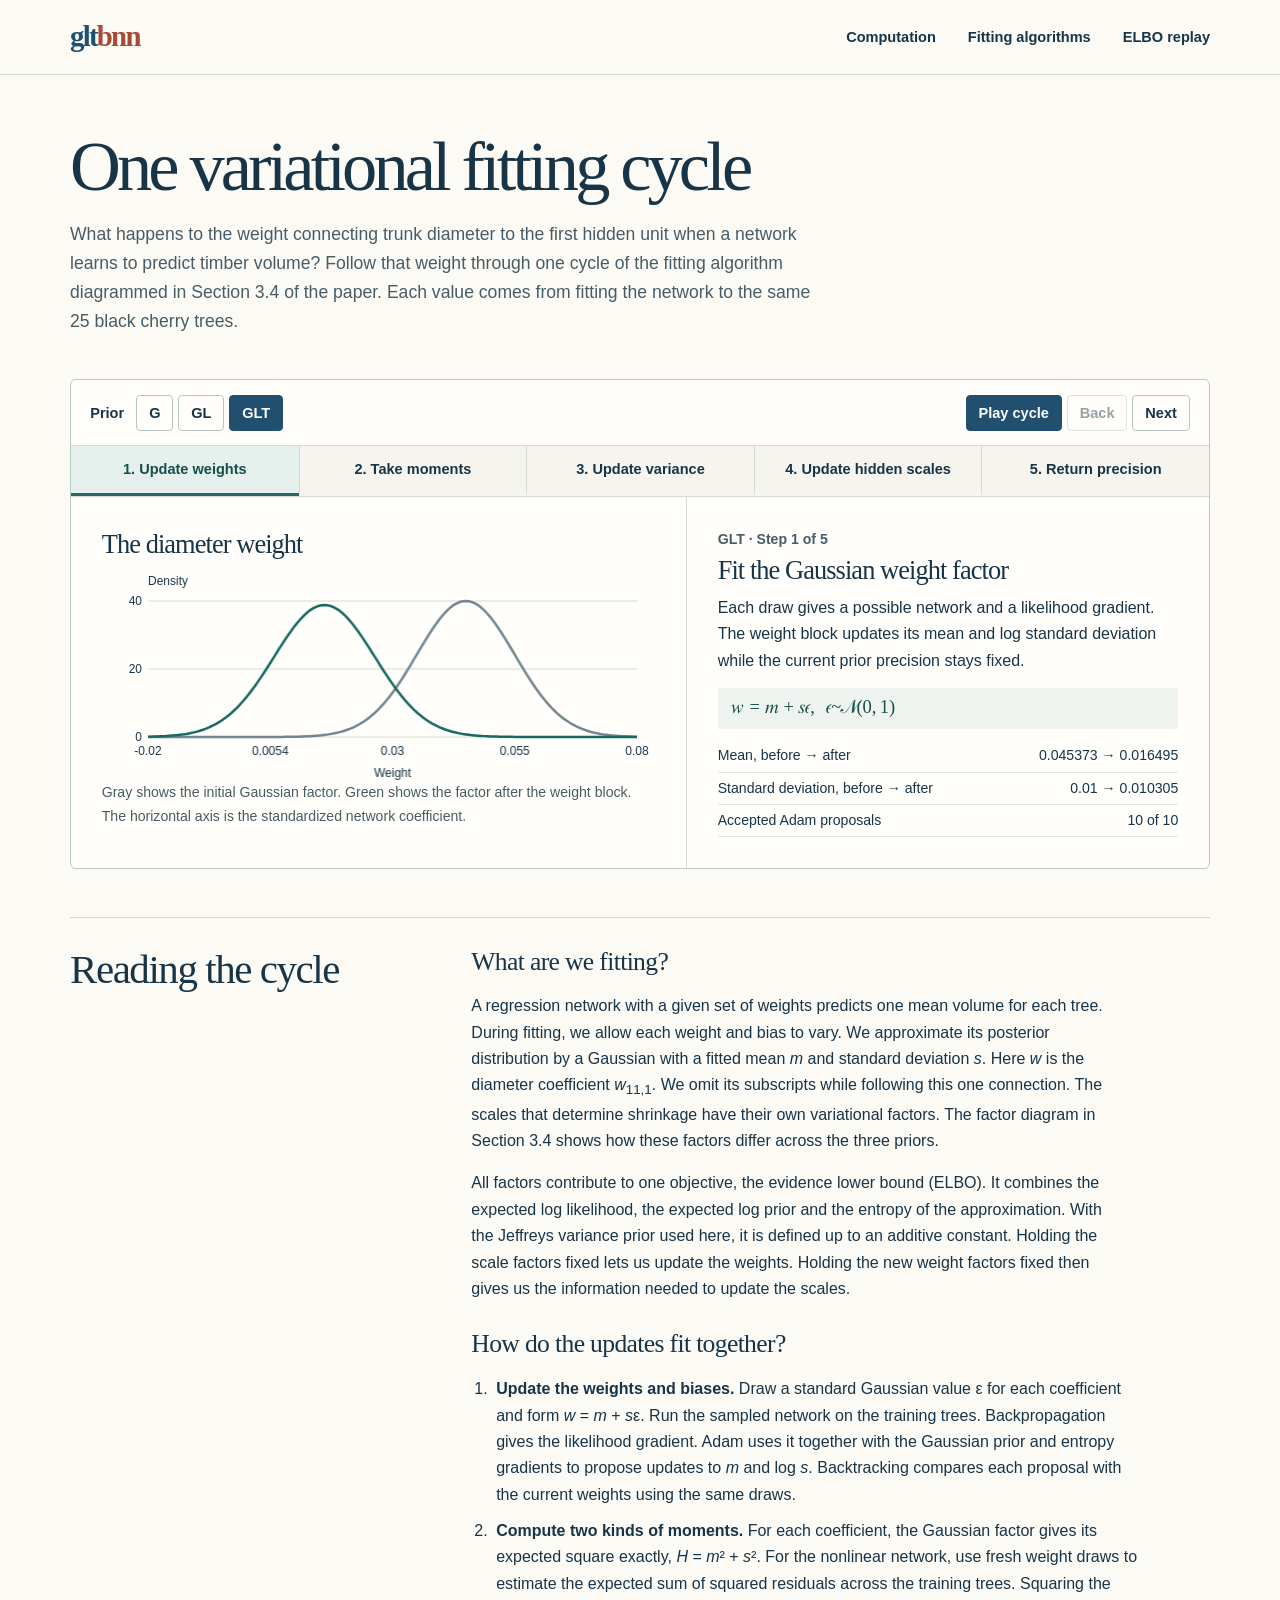
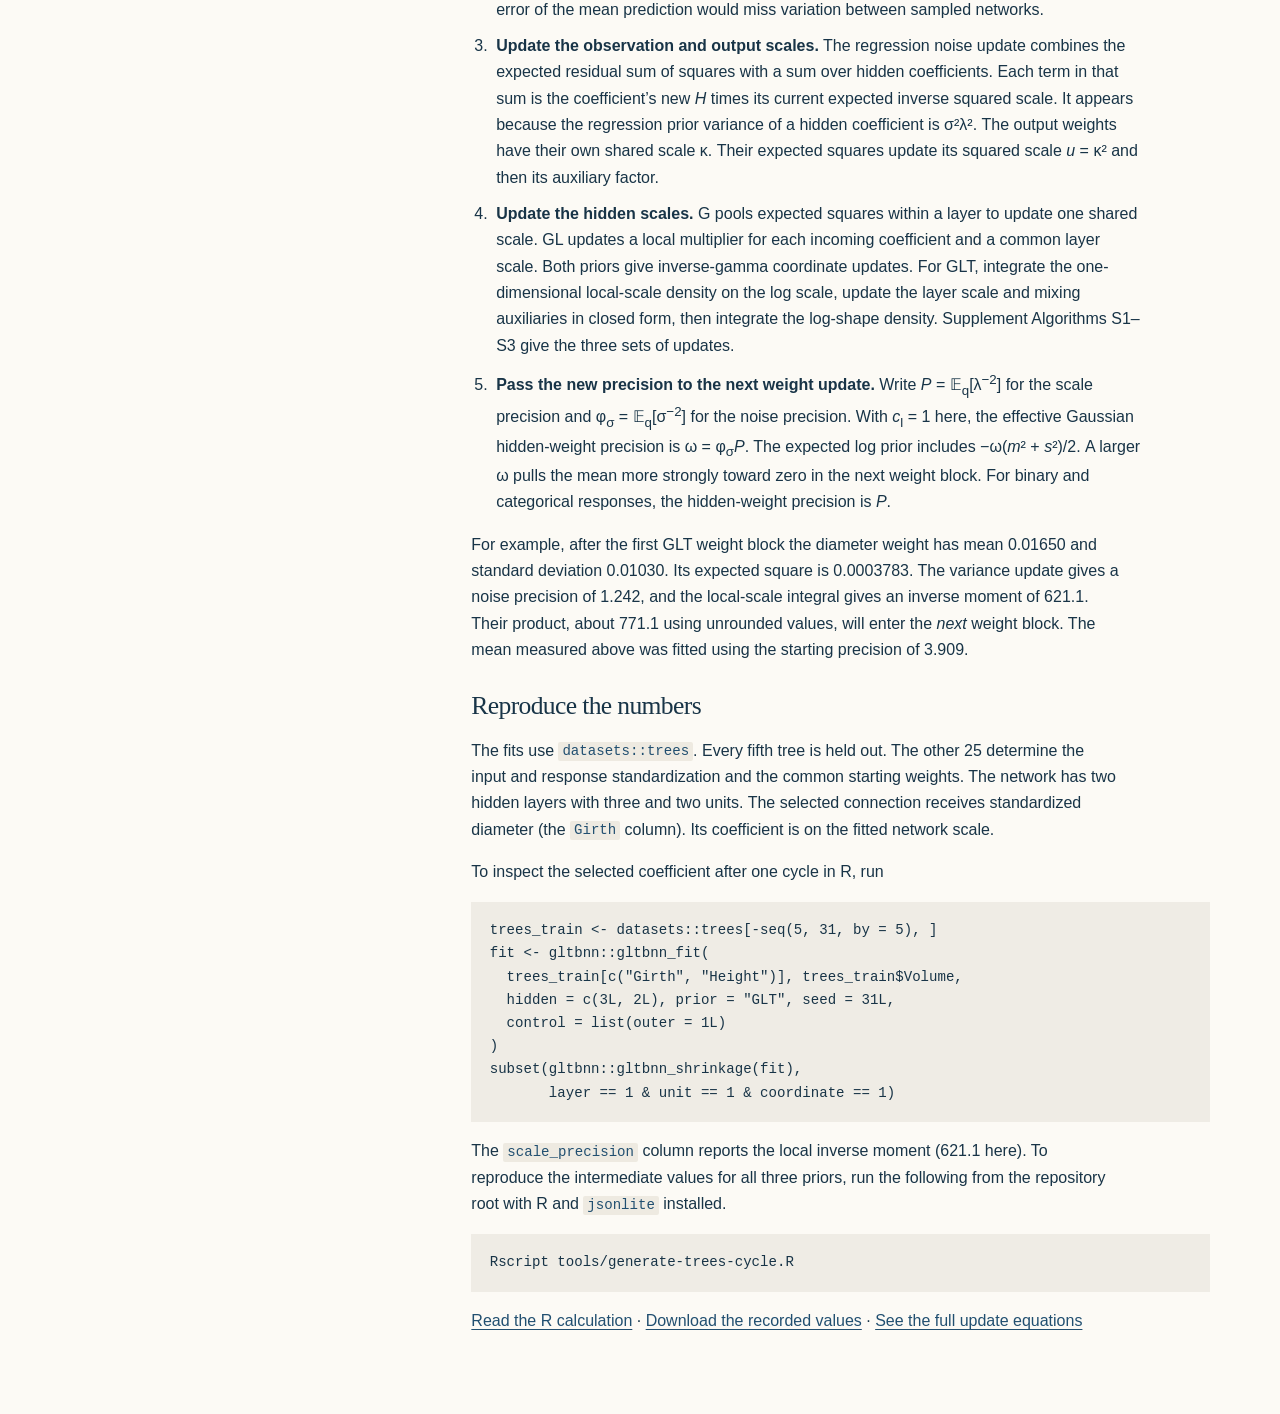
<file: docs/computation/cycle.html>
<!doctype html>
<html lang="en">
<head>
  <meta charset="utf-8">
  <meta name="viewport" content="width=device-width, initial-scale=1">
  <meta name="description" content="Follow one hidden weight through a variational fitting cycle using measured updates from the timber-volume example.">
  <title>One variational fitting cycle · gltbnn</title>
  <link rel="icon" href="../assets/mark.svg" type="image/svg+xml">
  <link rel="stylesheet" href="../package.css">
  <link rel="stylesheet" href="cycle.css">
  <script src="cycle.js" defer></script>
</head>
<body>
<a class="skip" href="#content">Skip to content</a>
<header class="topbar"><div class="wrap bar-inner">
  <a class="wordmark" href="../" aria-label="gltbnn home">glt<span>bnn</span></a>
  <nav aria-label="Computation"><a href="./">Computation</a><a href="algorithms.html">Fitting algorithms</a><a href="elbo-replay.html">ELBO replay</a></nav>
</div></header>
<main id="content" class="wrap">
  <header class="lead">
    <h1>One variational fitting cycle</h1>
    <p>What happens to the weight connecting trunk diameter to the first hidden unit when a network learns to predict timber volume? Follow that weight through one cycle of the fitting algorithm diagrammed in Section 3.4 of the paper. Each value comes from fitting the network to the same 25 black cherry trees.</p>
  </header>

  <section id="replay" aria-label="Interactive fitting cycle" hidden>
    <div class="cycle-tools">
      <div class="prior-picker" role="group" aria-label="Shrinkage prior">
        <strong>Prior</strong>
        <button type="button" data-prior="G" aria-pressed="false">G</button>
        <button type="button" data-prior="GL" aria-pressed="false">GL</button>
        <button type="button" data-prior="GLT" aria-pressed="true">GLT</button>
      </div>
      <div class="playback" role="group" aria-label="Cycle playback">
        <button type="button" id="play">Play cycle</button>
        <button type="button" id="back">Back</button>
        <button type="button" id="next">Next</button>
      </div>
    </div>
    <div class="stages" role="group" aria-label="Go to a fitting step">
      <button type="button" data-step="0">1. Update weights</button>
      <button type="button" data-step="1">2. Take moments</button>
      <button type="button" data-step="2">3. Update variance</button>
      <button type="button" data-step="3">4. Update hidden scales</button>
      <button type="button" data-step="4">5. Return precision</button>
    </div>
    <div class="cycle-body">
      <figure>
        <h2 id="plot-title"></h2>
        <canvas id="plot" role="img" aria-labelledby="plot-title plot-caption"></canvas>
        <figcaption id="plot-caption"></figcaption>
      </figure>
      <section class="calculation" aria-labelledby="stage-title">
        <p id="position"></p>
        <h2 id="stage-title"></h2>
        <p id="explanation"></p>
        <div id="equation" class="equation"></div>
        <dl id="readout"></dl>
      </section>
    </div>
    <p id="announce" class="sr-only" aria-live="polite" aria-atomic="true"></p>
  </section>
  <p id="load-status" role="status" hidden></p>
  <noscript><p>The interactive replay uses JavaScript. The guide below describes the complete cycle.</p></noscript>

  <article class="manual" id="guide">
    <h2>Reading the cycle</h2>
    <div>
      <h3>What are we fitting?</h3>
      <p>A regression network with a given set of weights predicts one mean volume for each tree. During fitting, we allow each weight and bias to vary. We approximate its posterior distribution by a Gaussian with a fitted mean <i>m</i> and standard deviation <i>s</i>. Here <i>w</i> is the diameter coefficient <i>w</i><sub>11,1</sub>. We omit its subscripts while following this one connection. The scales that determine shrinkage have their own variational factors. The factor diagram in Section 3.4 shows how these factors differ across the three priors.</p>
      <p>All factors contribute to one objective, the evidence lower bound (ELBO). It combines the expected log likelihood, the expected log prior and the entropy of the approximation. With the Jeffreys variance prior used here, it is defined up to an additive constant. Holding the scale factors fixed lets us update the weights. Holding the new weight factors fixed then gives us the information needed to update the scales.</p>
      <h3>How do the updates fit together?</h3>
      <ol>
        <li><strong>Update the weights and biases.</strong> Draw a standard Gaussian value ε for each coefficient and form <i>w</i> = <i>m</i> + <i>s</i>ε. Run the sampled network on the training trees. Backpropagation gives the likelihood gradient. Adam uses it together with the Gaussian prior and entropy gradients to propose updates to <i>m</i> and log <i>s</i>. Backtracking compares each proposal with the current weights using the same draws.</li>
        <li><strong>Compute two kinds of moments.</strong> For each coefficient, the Gaussian factor gives its expected square exactly, <i>H</i> = <i>m</i>² + <i>s</i>². For the nonlinear network, use fresh weight draws to estimate the expected sum of squared residuals across the training trees. Squaring the error of the mean prediction would miss variation between sampled networks.</li>
        <li><strong>Update the observation and output scales.</strong> The regression noise update combines the expected residual sum of squares with a sum over hidden coefficients. Each term in that sum is the coefficient’s new <i>H</i> times its current expected inverse squared scale. It appears because the regression prior variance of a hidden coefficient is σ²λ². The output weights have their own shared scale κ. Their expected squares update its squared scale <i>u</i> = κ² and then its auxiliary factor.</li>
        <li><strong>Update the hidden scales.</strong> G pools expected squares within a layer to update one shared scale. GL updates a local multiplier for each incoming coefficient and a common layer scale. Both priors give inverse-gamma coordinate updates. For GLT, integrate the one-dimensional local-scale density on the log scale, update the layer scale and mixing auxiliaries in closed form, then integrate the log-shape density. Supplement Algorithms S1–S3 give the three sets of updates.</li>
        <li><strong>Pass the new precision to the next weight update.</strong> Write <i>P</i> = 𝔼<sub>q</sub>[λ<sup>−2</sup>] for the scale precision and φ<sub>σ</sub> = 𝔼<sub>q</sub>[σ<sup>−2</sup>] for the noise precision. With <i>c</i><sub>l</sub> = 1 here, the effective Gaussian hidden-weight precision is ω = φ<sub>σ</sub><i>P</i>. The expected log prior includes −ω(<i>m</i>² + <i>s</i>²)/2. A larger ω pulls the mean more strongly toward zero in the next weight block. For binary and categorical responses, the hidden-weight precision is <i>P</i>.</li>
      </ol>
      <p>For example, after the first GLT weight block the diameter weight has mean 0.01650 and standard deviation 0.01030. Its expected square is 0.0003783. The variance update gives a noise precision of 1.242, and the local-scale integral gives an inverse moment of 621.1. Their product, about 771.1 using unrounded values, will enter the <em>next</em> weight block. The mean measured above was fitted using the starting precision of 3.909.</p>
      <h3>Reproduce the numbers</h3>
      <p>The fits use <code>datasets::trees</code>. Every fifth tree is held out. The other 25 determine the input and response standardization and the common starting weights. The network has two hidden layers with three and two units. The selected connection receives standardized diameter (the <code>Girth</code> column). Its coefficient is on the fitted network scale.</p>
      <p>To inspect the selected coefficient after one cycle in R, run</p>
      <pre><code>trees_train &lt;- datasets::trees[-seq(5, 31, by = 5), ]
fit &lt;- gltbnn::gltbnn_fit(
  trees_train[c("Girth", "Height")], trees_train$Volume,
  hidden = c(3L, 2L), prior = "GLT", seed = 31L,
  control = list(outer = 1L)
)
subset(gltbnn::gltbnn_shrinkage(fit),
       layer == 1 &amp; unit == 1 &amp; coordinate == 1)</code></pre>
      <p>The <code>scale_precision</code> column reports the local inverse moment (621.1 here). To reproduce the intermediate values for all three priors, run the following from the repository root with R and <code>jsonlite</code> installed.</p>
      <pre><code>Rscript tools/generate-trees-cycle.R</code></pre>
      <p><a href="https://github.com/yain22/Bayesian_NN_GLT/blob/main/tools/generate-trees-cycle.R">Read the R calculation</a> · <a href="../data/trees-cycle.json">Download the recorded values</a> · <a href="algorithms.html">See the full update equations</a></p>
    </div>
  </article>
</main>
<template id="formula-draw"><math alttext="w=m+s\epsilon," xmlns="http://www.w3.org/1998/Math/MathML" display="inline"><mrow><mi>w</mi><mo>&#x0003D;</mo><mi>m</mi><mo>&#x0002B;</mo><mi>s</mi><mi>&#x003F5;</mi><mo>&#x0002C;</mo></mrow></math> <math alttext="\epsilon\sim\mathcal{N}(0,1)" xmlns="http://www.w3.org/1998/Math/MathML" display="inline"><mrow><mi>&#x003F5;</mi><mi>&#x0007E;</mi><mi>&#x1D4A9;</mi><mo stretchy="false">&#x00028;</mo><mn>0</mn><mo>&#x0002C;</mo><mn>1</mn><mo stretchy="false">&#x00029;</mo></mrow></math></template>
<template id="formula-moment"><math alttext="H=\mathbb{E}_q(w^2)=m^2+s^2" xmlns="http://www.w3.org/1998/Math/MathML" display="inline"><mrow><mi>H</mi><mo>&#x0003D;</mo><msub><mi>&#x1D53C;</mi><mi>q</mi></msub><mo stretchy="false">&#x00028;</mo><msup><mi>w</mi><mn>2</mn></msup><mo stretchy="false">&#x00029;</mo><mo>&#x0003D;</mo><msup><mi>m</mi><mn>2</mn></msup><mo>&#x0002B;</mo><msup><mi>s</mi><mn>2</mn></msup></mrow></math></template>
<template id="formula-noise"><math alttext="q(\sigma^2)=\operatorname{IG}(a,b)," xmlns="http://www.w3.org/1998/Math/MathML" display="inline"><mrow><mi>q</mi><mo stretchy="false">&#x00028;</mo><msup><mi>&#x003C3;</mi><mn>2</mn></msup><mo stretchy="false">&#x00029;</mo><mo>&#x0003D;</mo><mo>IG</mo><mo stretchy="false">&#x00028;</mo><mi>a</mi><mo>&#x0002C;</mo><mi>b</mi><mo stretchy="false">&#x00029;</mo><mo>&#x0002C;</mo></mrow></math> <math alttext="\phi_\sigma=\mathbb{E}_q(\sigma^{-2})=a/b" xmlns="http://www.w3.org/1998/Math/MathML" display="inline"><mrow><msub><mi>&#x003D5;</mi><mi>&#x003C3;</mi></msub><mo>&#x0003D;</mo><msub><mi>&#x1D53C;</mi><mi>q</mi></msub><mo stretchy="false">&#x00028;</mo><msup><mi>&#x003C3;</mi><mrow><mo>&#x02212;</mo><mn>2</mn></mrow></msup><mo stretchy="false">&#x00029;</mo><mo>&#x0003D;</mo><mi>a</mi><mo>&#x0002F;</mo><mi>b</mi></mrow></math></template>
<template id="formula-global"><math alttext="P=\mathbb{E}_q(\lambda^{-2})=\mathbb{E}_q(\tau_1^{-2})" xmlns="http://www.w3.org/1998/Math/MathML" display="inline"><mrow><mi>P</mi><mo>&#x0003D;</mo><msub><mi>&#x1D53C;</mi><mi>q</mi></msub><mo stretchy="false">&#x00028;</mo><msup><mi>&#x003BB;</mi><mrow><mo>&#x02212;</mo><mn>2</mn></mrow></msup><mo stretchy="false">&#x00029;</mo><mo>&#x0003D;</mo><msub><mi>&#x1D53C;</mi><mi>q</mi></msub><mo stretchy="false">&#x00028;</mo><msubsup><mi>&#x003C4;</mi><mn>1</mn><mrow><mo>&#x02212;</mo><mn>2</mn></mrow></msubsup><mo stretchy="false">&#x00029;</mo></mrow></math></template>
<template id="formula-horseshoe"><math alttext="P=\mathbb{E}_q(\tau_1^{-2})\,\mathbb{E}_q(r^{-2})" xmlns="http://www.w3.org/1998/Math/MathML" display="inline"><mrow><mi>P</mi><mo>&#x0003D;</mo><msub><mi>&#x1D53C;</mi><mi>q</mi></msub><mo stretchy="false">&#x00028;</mo><msubsup><mi>&#x003C4;</mi><mn>1</mn><mrow><mo>&#x02212;</mo><mn>2</mn></mrow></msubsup><mo stretchy="false">&#x00029;</mo><mspace width="0.167em" /><msub><mi>&#x1D53C;</mi><mi>q</mi></msub><mo stretchy="false">&#x00028;</mo><msup><mi>r</mi><mrow><mo>&#x02212;</mo><mn>2</mn></mrow></msup><mo stretchy="false">&#x00029;</mo></mrow></math></template>
<template id="formula-tail"><math alttext="q^*(\lambda)\propto\lambda^{-1}\exp\!\left(-A\lambda-\frac{B}{2\lambda^2}\right)," xmlns="http://www.w3.org/1998/Math/MathML" display="inline"><mrow><msup><mi>q</mi><mo>&#x0002A;</mo></msup><mo stretchy="false">&#x00028;</mo><mi>&#x003BB;</mi><mo stretchy="false">&#x00029;</mo><mo>&#x0221D;</mo><msup><mi>&#x003BB;</mi><mrow><mo>&#x02212;</mo><mn>1</mn></mrow></msup><mi>exp</mi><mspace width="negativethinmathspace" /><mrow><mo stretchy="true" fence="true" form="prefix">&#x00028;</mo><mo>&#x02212;</mo><mi>A</mi><mi>&#x003BB;</mi><mo>&#x02212;</mo><mfrac><mrow><mi>B</mi></mrow><mrow><mn>2</mn><msup><mi>&#x003BB;</mi><mn>2</mn></msup></mrow></mfrac><mo stretchy="true" fence="true" form="postfix">&#x00029;</mo></mrow><mo>&#x0002C;</mo></mrow></math> <math alttext="\lambda&gt;0," xmlns="http://www.w3.org/1998/Math/MathML" display="inline"><mrow><mi>&#x003BB;</mi><mo>&#x0003E;</mo><mn>0</mn><mo>&#x0002C;</mo></mrow></math> <math alttext="P=A\,\mathbb{E}_q(\lambda)/B" xmlns="http://www.w3.org/1998/Math/MathML" display="inline"><mrow><mi>P</mi><mo>&#x0003D;</mo><mi>A</mi><mspace width="0.167em" /><msub><mi>&#x1D53C;</mi><mi>q</mi></msub><mo stretchy="false">&#x00028;</mo><mi>&#x003BB;</mi><mo stretchy="false">&#x00029;</mo><mo>&#x0002F;</mo><mi>B</mi></mrow></math></template>
<template id="formula-return"><math alttext="\omega=\phi_\sigma P=\mathbb{E}_q(\sigma^{-2})\,\mathbb{E}_q(\lambda^{-2})" xmlns="http://www.w3.org/1998/Math/MathML" display="inline"><mrow><mi>&#x003C9;</mi><mo>&#x0003D;</mo><msub><mi>&#x003D5;</mi><mi>&#x003C3;</mi></msub><mi>P</mi><mo>&#x0003D;</mo><msub><mi>&#x1D53C;</mi><mi>q</mi></msub><mo stretchy="false">&#x00028;</mo><msup><mi>&#x003C3;</mi><mrow><mo>&#x02212;</mo><mn>2</mn></mrow></msup><mo stretchy="false">&#x00029;</mo><mspace width="0.167em" /><msub><mi>&#x1D53C;</mi><mi>q</mi></msub><mo stretchy="false">&#x00028;</mo><msup><mi>&#x003BB;</mi><mrow><mo>&#x02212;</mo><mn>2</mn></mrow></msup><mo stretchy="false">&#x00029;</mo></mrow></math></template>
</body>
</html>
</file>
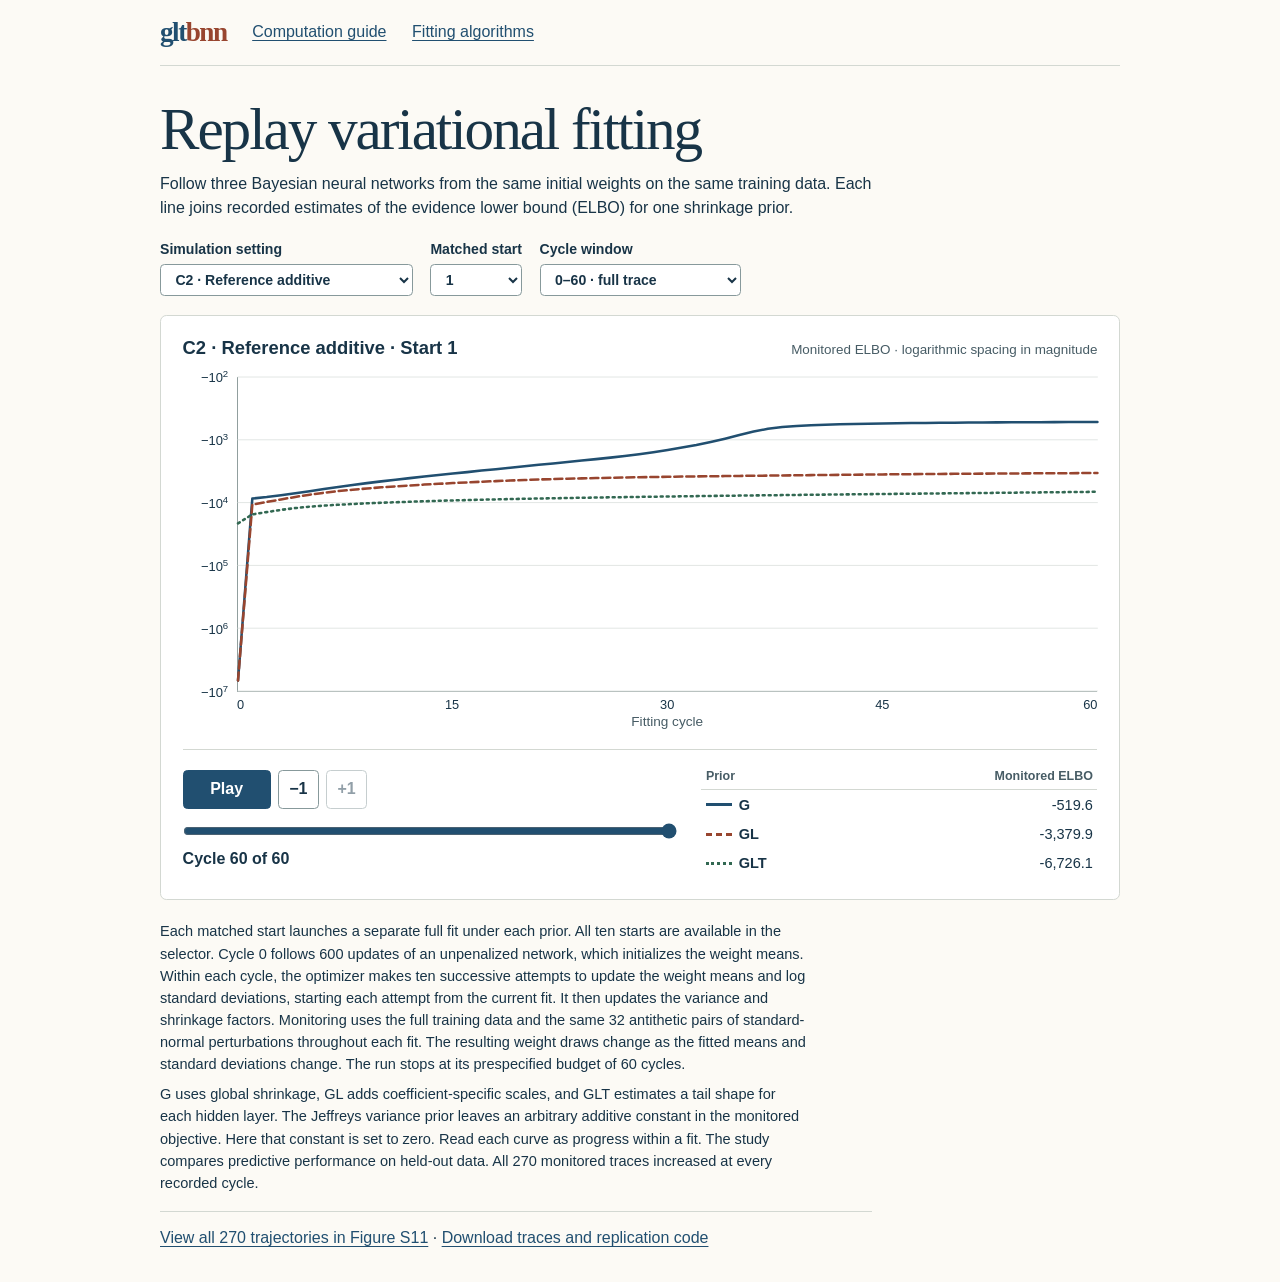
<file: docs/computation/elbo-replay.html>
<!doctype html>
<html lang="en">
<head>
<meta charset="utf-8">
<meta name="viewport" content="width=device-width,initial-scale=1">
<title>Replay variational fitting · gltbnn</title>
<style>
:root{color-scheme:light;--ink:#183447;--paper:#fcfaf5;--navy:#214f70;--rust:#98452f;--green:#326852;--muted:#475c65;--rule:#d3d8d2;--sans:Inter,"Segoe UI",Arial,sans-serif;--serif:Baskervville,"Palatino Linotype",Palatino,Georgia,serif}
*{box-sizing:border-box}body{margin:0;background:var(--paper);color:var(--ink);font:1rem/1.52 var(--sans)}[hidden]{display:none!important}
header,main{width:min(100% - 2.4rem,960px);margin:auto}header{padding:1.05rem 0;border-bottom:1px solid var(--rule);display:flex;align-items:center;flex-wrap:wrap;gap:.55rem 1.6rem}
.brand{font:bold 1.7rem var(--serif);letter-spacing:-.055em;text-decoration:none}.brand span{color:var(--rust)}a{color:var(--navy);text-underline-offset:.18em}h1{font:500 clamp(2rem,5vw,3.7rem)/1.08 var(--serif);margin:2rem 0 .65rem;letter-spacing:-.035em}p{margin:.5rem 0 1.1rem;max-width:80ch}
.controls,.timebar{display:flex;align-items:end;flex-wrap:wrap;gap:.6rem 1.1rem}.controls{margin:1.15rem 0}.controls label{display:grid;gap:.22rem;font-weight:600;font-size:.88rem}select,button{font:inherit;border:1px solid #87999b;border-radius:.28rem;background:white;color:var(--ink);padding:.39rem .65rem}button{cursor:pointer;font-weight:600}button:disabled{opacity:.47;cursor:default}button:focus-visible,select:focus-visible,input:focus-visible,a:focus-visible{outline:3px solid #b36e31;outline-offset:3px}
.sheet{background:#fff;border:1px solid var(--rule);padding:clamp(.7rem,2vw,1.35rem);border-radius:.4rem;margin:.9rem 0 1.25rem}
.topline{display:flex;align-items:baseline;justify-content:space-between;gap:.5rem;flex-wrap:wrap;margin-bottom:1rem}.topline h2{font:600 1.15rem var(--sans);margin:0}.scale{font-size:.84rem;color:var(--muted)}
.chartrow{display:grid;grid-template-columns:3.4rem minmax(0,1fr)}.chart{width:100%;min-width:0;height:clamp(185px,29vw,315px);position:relative;border:solid #919f9e;border-width:0 0 1px 1px}
.axis{position:relative;font-size:.81rem;font-variant-numeric:tabular-nums}.tick{position:absolute;right:.55rem;transform:translateY(-50%);white-space:nowrap}.tick sup{font-size:.74em}
.chart svg{width:100%;height:100%;position:absolute;inset:0;overflow:visible}.trace,.gridline,.cursor{fill:none;vector-effect:non-scaling-stroke;stroke-linejoin:round;stroke-linecap:round}
.trace{stroke-width:2.55px}.G{stroke:var(--navy);color:var(--navy)}.GL{stroke:var(--rust);color:var(--rust);stroke-dasharray:8 4}.GLT{stroke:var(--green);color:var(--green);stroke-dasharray:2 4}.gridline{stroke:#e2e6e4;stroke-width:1}.cursor{stroke:#718282;stroke-width:1;stroke-dasharray:2 3}
.xticks{display:flex;justify-content:space-between;margin:.2rem 0 0 3.4rem;font-size:.8rem}.xlabel{text-align:center;margin:.12rem 0 0 3.4rem;font-size:.85rem;color:var(--muted)}
.readouts{display:grid;grid-template-columns:minmax(0,1fr) minmax(12rem,.8fr);gap:1.5rem;align-items:center;border-top:1px solid var(--rule);margin-top:1rem;padding-top:.85rem}
.timebar{align-items:center;gap:.45rem}#play{background:var(--navy);color:white;border-color:var(--navy);min-width:5.5rem}input[type=range]{width:100%;margin:.9rem 0 .25rem;accent-color:var(--navy)}.cycle{font-variant-numeric:tabular-nums;font-weight:700}table{width:100%;border-collapse:collapse;font-variant-numeric:tabular-nums;font-size:.91rem}th,td{text-align:right;padding:.22rem .28rem}th:first-child{text-align:left}thead th{font-size:.78rem;color:var(--muted);border-bottom:1px solid var(--rule)}tbody th{font-weight:600}.key{display:inline-block;width:1.6rem;margin:0 .45rem .22rem 0;border-top:3px solid currentColor}.key.GL{border-top-style:dashed}.key.GLT{border-top-style:dotted}
.notes{font-size:.91rem}.notes p{margin:.5rem 0}.links{border-top:1px solid var(--rule);padding-top:.9rem;margin:1.05rem 0 2rem}.sr{position:absolute;width:1px;height:1px;overflow:hidden;clip-path:inset(50%)}@media(max-width:560px){.readouts{grid-template-columns:1fr;gap:.65rem}.controls{gap:.45rem .65rem}.controls label{font-size:.82rem}.chartrow{grid-template-columns:2.8rem minmax(0,1fr)}.xticks,.xlabel{margin-left:2.8rem}.chart{min-height:180px}h1{margin-top:1.15rem}}
</style></head>
<body><header><a class="brand" href="../">glt<span>bnn</span></a><a href="index.html#checks">Computation guide</a><a href="algorithms.html">Fitting algorithms</a></header>
<main><h1>Replay variational fitting</h1>
<p>Follow three Bayesian neural networks from the same initial weights on the same training data. Each line joins recorded estimates of the evidence lower bound (ELBO) for one shrinkage prior.</p>
<div class="controls" id="choices" hidden>
<label>Simulation setting<select id="setting"><option value="C1" >C1 · Linear</option><option value="C2" selected>C2 · Reference additive</option><option value="C3" >C3 · Interaction</option><option value="C4" >C4 · Smaller sample</option><option value="C5" >C5 · Larger sample</option><option value="C6" >C6 · 500 predictors</option><option value="C7" >C7 · 30 active inputs</option><option value="C8" >C8 · Higher correlation</option><option value="C9" >C9 · Lower signal-to-noise ratio</option></select></label>
<label>Matched start<select id="start"><option>1</option><option>2</option><option>3</option><option>4</option><option>5</option><option>6</option><option>7</option><option>8</option><option>9</option><option>10</option></select></label>
<label>Cycle window<select id="window"><option value="0">0–60 · full trace</option><option value="1">1–60 · after initialization</option></select></label>
</div>
<div class="sheet">
<div class="topline"><h2 id="chart-title">C2 · Reference additive · Start 1</h2><span class="scale">Monitored ELBO · logarithmic spacing in magnitude</span></div>
<div class="chartrow"><div id="yticks" class="axis" aria-hidden="true"><span class="tick" style="top:0.0000%">−10<sup>2</sup></span><span class="tick" style="top:20.0000%">−10<sup>3</sup></span><span class="tick" style="top:40.0000%">−10<sup>4</sup></span><span class="tick" style="top:60.0000%">−10<sup>5</sup></span><span class="tick" style="top:80.0000%">−10<sup>6</sup></span><span class="tick" style="top:100.0000%">−10<sup>7</sup></span></div>
<div class="chart"><svg id="chart" viewBox="0 0 100 100" preserveAspectRatio="none" role="img" aria-labelledby="chart-title chart-description">
<desc id="chart-description">All three monitored objectives rise over 60 fitting cycles. The horizontal axis gives the fitting cycle. The vertical axis gives the monitored ELBO (negative here) on a logarithmically spaced scale, with higher values toward the top.</desc>
<g id="grid"></g><line id="cursor" class="cursor" x1="100" x2="100" y1="0" y2="100" hidden/><polyline id="line-G" class="trace G" points="0.000000,96.663622 1.666667,38.707552 3.333333,38.247395 5.000000,37.679112 6.666667,37.046901 8.333333,36.373734 10.000000,35.688655 11.666667,35.015009 13.333333,34.383924 15.000000,33.793923 16.666667,33.243713 18.333333,32.729309 20.000000,32.209121 21.666667,31.712045 23.333333,31.234365 25.000000,30.740805 26.666667,30.290189 28.333333,29.811009 30.000000,29.351480 31.666667,28.882151 33.333333,28.431567 35.000000,27.971604 36.666667,27.513983 38.333333,27.071284 40.000000,26.622708 41.666667,26.159063 43.333333,25.673509 45.000000,25.148953 46.666667,24.571738 48.333333,23.941033 50.000000,23.253356 51.666667,22.488711 53.333333,21.642371 55.000000,20.687463 56.666667,19.636517 58.333333,18.507025 60.000000,17.389580 61.666667,16.493341 63.333333,15.948496 65.000000,15.612882 66.666667,15.379340 68.333333,15.203074 70.000000,15.063530 71.666667,14.952361 73.333333,14.862369 75.000000,14.786909 76.666667,14.723091 78.333333,14.668671 80.000000,14.621589 81.666667,14.580518 83.333333,14.544148 85.000000,14.511727 86.666667,14.482375 88.333333,14.455551 90.000000,14.431312 91.666667,14.408542 93.333333,14.387330 95.000000,14.367300 96.666667,14.348310 98.333333,14.330296 100.000000,14.312753"/><polyline id="line-GL" class="trace GL" points="0.000000,96.668726 1.666667,40.637582 3.333333,39.799341 5.000000,39.000088 6.666667,38.195486 8.333333,37.474585 10.000000,36.864894 11.666667,36.347536 13.333333,35.895886 15.000000,35.509784 16.666667,35.143552 18.333333,34.827449 20.000000,34.539855 21.666667,34.265649 23.333333,34.016282 25.000000,33.779091 26.666667,33.558507 28.333333,33.355317 30.000000,33.155159 31.666667,32.973830 33.333333,32.803756 35.000000,32.646045 36.666667,32.505064 38.333333,32.386267 40.000000,32.277411 41.666667,32.180254 43.333333,32.089867 45.000000,32.005648 46.666667,31.923673 48.333333,31.853958 50.000000,31.778839 51.666667,31.716968 53.333333,31.661228 55.000000,31.609835 56.666667,31.554997 58.333333,31.502390 60.000000,31.451943 61.666667,31.405344 63.333333,31.351754 65.000000,31.300172 66.666667,31.252426 68.333333,31.207723 70.000000,31.161937 71.666667,31.113080 73.333333,31.069558 75.000000,31.024810 76.666667,30.981534 78.333333,30.937869 80.000000,30.900518 81.666667,30.867887 83.333333,30.835417 85.000000,30.801736 86.666667,30.772284 88.333333,30.744644 90.000000,30.719518 91.666667,30.695906 93.333333,30.675284 95.000000,30.651247 96.666667,30.625169 98.333333,30.601200 100.000000,30.577957"/><polyline id="line-GLT" class="trace GLT" points="0.000000,46.612273 1.666667,43.751973 3.333333,43.030976 5.000000,42.322877 6.666667,41.745550 8.333333,41.306816 10.000000,40.968909 11.666667,40.688723 13.333333,40.446920 15.000000,40.235827 16.666667,40.048422 18.333333,39.882792 20.000000,39.723984 21.666667,39.570139 23.333333,39.429856 25.000000,39.305177 26.666667,39.189295 28.333333,39.079961 30.000000,38.973603 31.666667,38.875942 33.333333,38.784837 35.000000,38.698066 36.666667,38.614852 38.333333,38.533702 40.000000,38.458116 41.666667,38.387288 43.333333,38.318578 45.000000,38.250221 46.666667,38.184086 48.333333,38.119900 50.000000,38.056570 51.666667,37.995416 53.333333,37.938320 55.000000,37.881607 56.666667,37.825143 58.333333,37.769791 60.000000,37.715926 61.666667,37.663870 63.333333,37.610718 65.000000,37.559512 66.666667,37.509613 68.333333,37.458527 70.000000,37.408904 71.666667,37.359028 73.333333,37.310892 75.000000,37.263859 76.666667,37.215549 78.333333,37.168636 80.000000,37.122701 81.666667,37.076771 83.333333,37.030296 85.000000,36.982809 86.666667,36.937043 88.333333,36.890776 90.000000,36.844795 91.666667,36.797890 93.333333,36.750437 95.000000,36.702925 96.666667,36.654286 98.333333,36.605253 100.000000,36.555257"/></svg></div></div>
<div class="xticks" id="xticks" aria-hidden="true"><span>0</span><span>15</span><span>30</span><span>45</span><span>60</span></div><div class="xlabel">Fitting cycle</div>
<div class="readouts"><div>
<div class="timebar" id="playback" hidden><button id="play" type="button">Play</button><button id="previous" type="button" aria-label="Previous cycle">−1</button><button id="next" type="button" aria-label="Next cycle">+1</button></div>
<input hidden id="scrub" aria-label="Fitting cycle" type="range" min="0" max="60" value="60">
<span id="cycle" class="cycle">Cycle 60 of 60</span><span class="sr" role="status" id="status"></span>
</div><table aria-label="Monitored ELBO at the selected cycle"><thead><tr><th scope="col">Prior</th><th scope="col">Monitored ELBO</th></tr></thead><tbody><tr><th scope="row"><span class="key G"></span>G</th><td id="value-G">-519.6</td></tr><tr><th scope="row"><span class="key GL"></span>GL</th><td id="value-GL">-3,379.9</td></tr><tr><th scope="row"><span class="key GLT"></span>GLT</th><td id="value-GLT">-6,726.1</td></tr></tbody></table></div></div>
<noscript><p>The static graph shows all 61 recorded values for the first start of the reference additive design. The figure and data download below cover all 270 fits.</p></noscript>
<div class="notes"><p>Each matched start launches a separate full fit under each prior. All ten starts are available in the selector. Cycle 0 follows 600 updates of an unpenalized network, which initializes the weight means. Within each cycle, the optimizer makes ten successive attempts to update the weight means and log standard deviations, starting each attempt from the current fit. It then updates the variance and shrinkage factors. Monitoring uses the full training data and the same 32 antithetic pairs of standard-normal perturbations throughout each fit. The resulting weight draws change as the fitted means and standard deviations change. The run stops at its prespecified budget of 60 cycles.</p>
<p>G uses global shrinkage, GL adds coefficient-specific scales, and GLT estimates a tail shape for each hidden layer. The Jeffreys variance prior leaves an arbitrary additive constant in the monitored objective. Here that constant is set to zero. Read each curve as progress within a fit. The study compares predictive performance on held-out data. All 270 monitored traces increased at every recorded cycle.</p></div>
<p class="links"><a href="elbo-initializations.pdf">View all 270 trajectories in Figure S11</a> · <a href="elbo-initializations.zip" download>Download traces and replication code</a></p>
</main>
<script type="application/json" id="recorded">{"C1":{"G":[[-6810533.646537144,-8618.10520716819,-8178.116585352992,-7649.3773153073,-7095.16088728206,-6539.631437157363,-6021.958364020515,-5544.580902072156,-5132.481846402537,-4787.229091873704,-4475.550911973631,-4204.5841191525915,-3955.6182113969435,-3730.092167527391,-3534.5159753908183,-3325.8216150888416,-3150.4494590040545,-2976.4046714050905,-2821.203977376127,-2671.392822868392,-2532.7564096758506,-2401.8125974803393,-2285.9644435152723,-2168.754736935817,-2060.269331963574,-1958.013718450204,-1862.298293699753,-1770.2842571358117,-1680.1291424187677,-1592.004787857323,-1503.1761694771164,-1416.5326044533497,-1328.641737363652,-1239.7407995815245,-1148.9752074651874,-1054.7382761369638,-954.5320905121569,-849.9577801674629,-752.0427081511557,-682.0152107855251,-642.0823264730832,-615.5520650327468,-597.6524625794175,-585.0157212849474,-575.4042189018812,-567.8985402361803,-561.7996806772477,-556.7087569496093,-552.3757180075312,-548.6214657281457,-545.3068787766239,-542.3955402926988,-539.7622708997077,-537.4061366189977,-535.2845122121611,-533.3018755301282,-531.4485037187491,-529.7286745956129,-528.1244577895775,-526.6269088708585,-525.2084416769967],[-6810530.264270457,-8554.413739347496,-8106.761564472663,-7570.747466176236,-7019.0756318719905,-6474.389919489417,-5961.13114812633,-5485.634465888535,-5066.427935269664,-4706.11034566606,-4400.231813328332,-4130.520288674965,-3874.761725020094,-3653.213104613258,-3432.1786238062805,-3221.180550807046,-3030.7950255919764,-2862.3775007831055,-2686.7011831003533,-2529.435045704044,-2386.6097235149,-2251.8401744083258,-2132.401583692734,-2014.9799703153963,-1899.6103232558385,-1790.4593512491108,-1684.0442257155269,-1576.796644473145,-1472.51613990519,-1369.6092518633184,-1267.321921206741,-1161.8971737680638,-1053.2936511472326,-937.77591876516,-816.9400434349977,-715.8666265096961,-661.5114081817635,-630.4004839089864,-608.3498362048497,-592.3762192215146,-580.42899135948,-571.1558570388044,-563.7552820751786,-557.6817490636095,-552.6453613548899,-548.3904697178019,-544.7819739146515,-541.6435690958201,-538.9104261129936,-536.4890748970398,-534.3251665300387,-532.3915817623048,-530.620373071015,-529.0182979886373,-527.527745144841,-526.1223175657758,-524.836994027586,-523.6029761362936,-522.4416761774315,-521.332503387696,-520.2793781556487],[-6810533.262631082,-8661.397538676554,-8247.180237089762,-7747.76732281134,-7232.2311027340465,-6718.85058948805,-6225.701108630817,-5766.13570168433,-5336.016315637949,-4949.281663495894,-4622.245180355171,-4324.770467801387,-4053.749102101514,-3815.1321042078785,-3592.4706214658054,-3397.9023049032503,-3204.964260163572,-3024.902565469021,-2861.0012833331366,-2697.1719455488696,-2553.8272034296083,-2419.6215175816333,-2286.8971152027552,-2163.593616418961,-2052.7671430163396,-1945.2917610136096,-1836.4498145890734,-1731.3237090634489,-1625.4917899512798,-1522.1591148548125,-1421.6939649108908,-1321.7358562124662,-1223.7106718450411,-1128.2529914623767,-1036.2063063330384,-945.5439597502387,-854.0155785988314,-764.831553067579,-694.3922672045987,-654.7928773708957,-630.3210551481068,-611.7073968080028,-597.6317203750422,-586.8774141345347,-578.1701058247315,-571.0307324943961,-565.1021960699694,-559.9484806066625,-555.49853696579,-551.60600715856,-548.1666310218336,-545.1137272353199,-542.3346993566539,-539.8277538124645,-537.5762864237307,-535.4415539021004,-533.4893391475,-531.6464021021366,-529.9308850183993,-528.3487740948514,-526.8260125474297],[-6810525.630306499,-8595.678850763985,-8165.854003449291,-7646.47641084704,-7102.354304715997,-6557.15361996126,-6040.427667718748,-5585.750165684466,-5185.529718056825,-4844.454542307364,-4536.622129366368,-4270.565961948174,-4026.986461554337,-3785.3544228036603,-3561.5765715946914,-3358.566546167357,-3161.32680108375,-2953.281492294313,-2773.3184493324134,-2610.697301404323,-2464.4128974862206,-2327.3489674279463,-2201.298400550876,-2081.796209461446,-1976.5281040416844,-1875.2751569246395,-1779.9132100590477,-1685.1086757015767,-1596.039184614591,-1506.0685433797032,-1420.9446029462981,-1337.605877508223,-1253.271392460584,-1166.5112308440478,-1075.860342293386,-977.4110931708072,-870.2050358505184,-764.669626377413,-689.8377465311876,-652.1412831721269,-626.7856596166904,-608.7456261183892,-594.8755587095258,-584.088731092769,-575.3785769112038,-568.166716292448,-562.1458542109119,-557.0299105576617,-552.6344518076323,-548.790037303534,-545.3970302056706,-542.3986296187371,-539.7376091648538,-537.3297619500663,-535.15286280282,-533.1473627321404,-531.3198658653855,-529.6291578798224,-528.0579436836003,-526.5960814119039,-525.224180527428],[-6810522.360566782,-8478.496626397931,-8023.100196709295,-7481.41819148944,-6924.61056817006,-6384.182474220364,-5884.197072971214,-5437.516912803127,-5028.239432234247,-4686.4082483082675,-4380.547763791035,-4091.0620648050162,-3845.492193158491,-3618.19680984748,-3398.9288575816645,-3200.0514360566845,-3007.568256784421,-2832.7512344060133,-2665.8259933586032,-2506.6238063921915,-2356.3885661658283,-2224.056073145178,-2092.149882280023,-1973.914447293066,-1864.1042907176588,-1757.1931597430248,-1652.6440658417387,-1551.977010922034,-1449.9905719447727,-1347.988078987319,-1241.3212981959666,-1128.2260111822068,-1002.6616924754172,-866.0492035600457,-745.4002030317305,-675.5880838835524,-640.511340629468,-614.765997263404,-597.2416339449754,-584.2632495143671,-574.278974411389,-566.4464178980259,-560.1529646439557,-554.9874545538155,-550.6433870055497,-546.9804870830172,-543.8281513218691,-541.0681860185389,-538.6533551574479,-536.4824444374171,-534.5438600999411,-532.7941366986776,-531.1861481406343,-529.7118504128158,-528.336712279063,-527.0494718447692,-525.849595956141,-524.7040147064297,-523.6117367743375,-522.5695329864147,-521.5661020800621],[-6810534.507439912,-8640.873668528091,-8161.368687335771,-7603.857359786464,-7035.890348918809,-6482.471030230504,-5954.971367610031,-5483.396965857891,-5065.063085817726,-4695.258854339132,-4367.461808656659,-4087.0594523580216,-3832.02105683703,-3604.683092697215,-3374.706034176594,-3168.119657276012,-2964.520730350418,-2771.711971811874,-2585.512875218525,-2416.9265955303217,-2264.832109593018,-2117.2855804583605,-1976.6540613136701,-1851.3317272323793,-1735.0540684400762,-1627.0214393870951,-1524.3022146230394,-1426.8847646067516,-1334.5104340698797,-1242.2266432281594,-1152.4262503244463,-1063.7643928142686,-971.5407824356827,-875.2574144013469,-778.8390587495037,-700.9802540697391,-654.5771210354975,-627.3178885879631,-607.263647393447,-592.8119973954655,-581.7329459275282,-573.0448316687011,-565.9176580930059,-560.0709802027375,-555.151360425569,-550.9935717454839,-547.3854029087036,-544.2486027056001,-541.4553187568322,-538.9883453091725,-536.7578040507021,-534.7271003519055,-532.902984186225,-531.1958312678328,-529.627026131098,-528.1474722391199,-526.7740817726257,-525.4430098002239,-524.2066112378931,-523.0137446667947,-521.8608504120158],[-6810527.250800559,-8551.809816374673,-8109.491176521816,-7585.716080401033,-7037.286434477718,-6492.761171520627,-5962.474720545678,-5482.999593726028,-5052.706830420339,-4684.497491844282,-4378.593002805957,-4113.465265552631,-3885.0654081036296,-3668.594418789646,-3447.464828067069,-3250.6820833704505,-3067.6067599889384,-2885.1621510063783,-2709.928357846435,-2546.819525263225,-2400.358972412308,-2258.370682804912,-2129.545404780192,-2001.8942104713217,-1882.7371136812787,-1772.5054930735942,-1662.870908357015,-1558.4301475238976,-1456.3126952971634,-1359.3635189798106,-1263.3430214231307,-1170.4773579739356,-1077.56062045274,-979.6284501639983,-874.8416662855562,-773.108412557462,-696.1754237927827,-655.5789432278921,-628.4281658672694,-608.8489072061288,-594.647341871554,-583.584334678893,-574.7866770117874,-567.5792735998659,-561.5931221316345,-556.5845040211744,-552.3231550220632,-548.6009722510136,-545.3718103103566,-542.512662248128,-539.9436571209728,-537.6631527019073,-535.5959854039306,-533.7216155557645,-531.9684366096202,-530.3669637960918,-528.8896754372662,-527.5000166331824,-526.1867835780512,-524.9592428453375,-523.7670078531055],[-6810518.188809686,-8501.486983415438,-8033.316587742202,-7472.684010733447,-6897.628953480006,-6340.695296461775,-5816.262021222736,-5350.451120541881,-4939.781721755423,-4586.001011881565,-4278.977822379717,-4017.668360163755,-3764.2016889917327,-3541.691886966091,-3330.019823596214,-3112.6534405395546,-2926.2291425355775,-2736.6050781549043,-2573.8581264879135,-2414.413824294545,-2271.2663303664344,-2136.596211312833,-2008.3261721492445,-1888.5558765295536,-1773.6385256560577,-1663.8616670471804,-1561.8779899914837,-1462.2706657329961,-1365.5238295565443,-1266.701147240529,-1163.5568023147575,-1052.6629249372104,-928.225221733369,-798.8989754352593,-705.7185835433211,-660.1511121749498,-629.3553380365215,-608.4361836953315,-593.2274661285543,-581.7081106705076,-572.6817056982286,-565.46460426193,-559.5706202804558,-554.6949517832003,-550.5706632299474,-547.0487802274241,-544.0202320845328,-541.3709621619395,-539.0408055096034,-536.96636100139,-535.0948819710868,-533.3954478587259,-531.8410617928772,-530.4275090233291,-529.1006127081105,-527.8620502022511,-526.7002846746657,-525.5986494723987,-524.5424770646061,-523.5290743715519,-522.5601273867081],[-6810528.764196681,-8518.439869447178,-8077.908858750832,-7552.931129968186,-7013.889906803235,-6477.17262689665,-5963.8067781904465,-5487.593277287841,-5070.705602203883,-4711.456439102592,-4402.353812540468,-4134.046324103263,-3898.6508624169282,-3668.0908067790815,-3450.731161437986,-3259.1165773673165,-3072.510027518301,-2906.67797799795,-2738.3953329502897,-2579.4035436433664,-2433.871840284109,-2291.8733136079486,-2162.276483911071,-2034.4363088868113,-1914.0112513239374,-1792.075666554956,-1678.4994690756812,-1565.9752316869062,-1457.1124117971162,-1353.0131443318676,-1252.315952353173,-1155.201215200823,-1061.0634034304123,-966.1583362644102,-870.1404172399722,-772.8144285310971,-692.2302246320742,-647.7575177754055,-621.2489322748962,-601.8057568636785,-587.9301902441204,-577.3268115162812,-568.9847117933607,-562.3014265103162,-556.7779402915899,-552.200290592472,-548.3654968453031,-545.037243436303,-542.1812336643096,-539.633500252658,-537.3568293063915,-535.346782935364,-533.515175945628,-531.853760506875,-530.3109492398526,-528.893490946955,-527.5577152355988,-526.2853787602182,-525.0968674585984,-523.964698941858,-522.8708563095307],[-6810534.556511505,-8616.638247293402,-8179.498420518073,-7657.162941408058,-7113.147363237623,-6566.696201344907,-6044.043050223099,-5573.473785523575,-5140.067758975599,-4781.829928829432,-4465.027122330905,-4200.4334946886875,-3959.9132339653606,-3728.27286669938,-3513.9668244419518,-3316.0813813407867,-3122.6320789823844,-2939.2828961006085,-2780.182349460193,-2618.3586557526814,-2464.660747098151,-2332.581015606902,-2204.853495774924,-2081.969423077776,-1964.2753532219451,-1858.5683970323987,-1754.0868253710269,-1653.038758362005,-1556.2693242184775,-1459.7387321618878,-1365.5523622960297,-1271.6137589602033,-1179.247199665465,-1086.3260719267003,-991.3293754875091,-892.4536477190785,-793.3303085085632,-710.3694711521085,-659.417186435101,-630.0034795136612,-609.6315002371625,-594.5472706753834,-582.9527828202511,-573.8062382543793,-566.3853996358841,-560.2567146306076,-555.11534841422,-550.7358916413355,-546.9583727236961,-543.6627769926563,-540.7672762791714,-538.1911863898848,-535.8962874659961,-533.8336814315363,-531.9632178750965,-530.229296885576,-528.6354709073256,-527.1510811104338,-525.7774186581588,-524.48203493836,-523.2433941265234]],"GL":[[-6814536.246486931,-10760.485326486163,-9793.407813875534,-8910.347685938254,-8073.335942300906,-7389.53567427633,-6867.729288475675,-6458.715769921462,-6120.952710037593,-5850.512759709493,-5609.440933185175,-5398.5585499888275,-5203.106385897723,-5019.165160037286,-4854.331023668035,-4716.450425802148,-4599.549095464024,-4500.387424340173,-4418.834447038246,-4346.197396578667,-4277.200910628006,-4216.611999547813,-4159.23360375019,-4110.887162222543,-4065.4382920335556,-4027.3334937671834,-3993.476337015856,-3962.74621441689,-3929.793195408722,-3899.8274216359623,-3872.626242437981,-3844.571229168772,-3819.9261430646266,-3796.711074548936,-3775.5665388148345,-3755.7574200675795,-3736.6099652493594,-3718.834570513243,-3704.5919510923054,-3689.9784443838716,-3675.8596944219594,-3661.566694585307,-3647.8780444632275,-3634.577285174575,-3620.706220366606,-3608.928366811848,-3596.741279445358,-3584.8398875511634,-3573.6089144584657,-3563.438146048856,-3552.7276758254443,-3542.0992306856388,-3532.566560228313,-3522.4460930385553,-3512.2670959413244,-3502.046675465849,-3491.6408810457783,-3482.4517481210933,-3473.398962382017,-3465.5356081954274,-3457.427898535426],[-6814532.864220245,-10694.591003855045,-9711.377680287771,-8808.905494228742,-7969.947105399281,-7288.736089773999,-6783.1939364853515,-6376.446253231864,-6035.584358940487,-5753.924020779028,-5513.169706027994,-5309.997271411669,-5132.017856090701,-4980.069406999333,-4843.72458123129,-4729.986676451686,-4623.196031569039,-4526.850750596209,-4434.595150995302,-4345.987922049915,-4261.675103953296,-4184.1994772879825,-4115.857176776402,-4049.2224397111304,-3992.289412718205,-3941.4618311837194,-3897.9368105019294,-3855.2542458729195,-3814.8241548926094,-3778.9738252480442,-3745.6616967068926,-3718.2947005369883,-3693.764129904024,-3671.029163392272,-3648.7795045781904,-3628.4693083144575,-3611.8727366282747,-3593.931710284974,-3577.518603409452,-3561.576058312347,-3544.999436245162,-3529.0468300664947,-3514.636604000044,-3501.9297963745576,-3491.1683005337813,-3479.0887914491896,-3466.7851602911055,-3455.6875328159585,-3444.881138255293,-3435.010712940635,-3425.736742853321,-3415.4771444870617,-3404.5703800590813,-3394.5358583475204,-3386.3937856660377,-3377.601448133974,-3369.034126834451,-3359.778587237474,-3351.9137722698256,-3343.6311945705893,-3334.850670922408],[-6814535.862580869,-10796.25090006864,-9854.59613889134,-9021.939647212334,-8248.760206380299,-7598.175890097189,-7095.707864158474,-6703.47536216797,-6374.931625025953,-6102.813335167359,-5866.772016308583,-5663.308133399835,-5475.137633999625,-5312.266900010384,-5162.013285213052,-5026.487855912688,-4896.084053298116,-4770.92697671942,-4659.429934770841,-4560.529540587001,-4470.585254820022,-4390.8738434814295,-4314.307403140996,-4242.14666669629,-4177.733907665497,-4118.503760250057,-4065.9745250263068,-4018.306444799192,-3972.973263903249,-3932.4517116271013,-3893.370157944172,-3859.506407282487,-3824.7392550471545,-3793.1747640795443,-3765.030878390635,-3736.8893039902077,-3710.873849176285,-3686.8743929897755,-3663.6286806622156,-3641.4929173061646,-3623.609933018863,-3605.3353469631074,-3587.987998765724,-3570.494471121271,-3552.524685399202,-3534.215024103338,-3517.948386611532,-3502.9990369004786,-3487.655154642579,-3471.572466479222,-3456.2512372978754,-3440.5013244239417,-3426.3447219883415,-3412.974712475566,-3401.311881915371,-3389.544846382946,-3377.586049975686,-3366.849600656751,-3357.004785796594,-3347.9580872439033,-3339.8378467684634],[-6814528.230256286,-10714.869633465309,-9745.582815092064,-8869.269103684917,-8051.733630120348,-7385.158896839455,-6861.917868771998,-6462.713014331927,-6141.062501907012,-5856.404754541855,-5612.721892478597,-5405.423748456607,-5235.148030565066,-5088.715279169813,-4949.139819202608,-4823.364469370218,-4711.422387528646,-4604.187668323338,-4505.417176338621,-4409.520267713918,-4326.397770106562,-4249.252400579851,-4174.315583032477,-4109.281759380539,-4048.4114651464056,-3991.8007487833074,-3943.532295029807,-3893.5035315522814,-3853.3354920635634,-3817.7698785530806,-3786.558867074653,-3758.576539271752,-3733.813274160396,-3709.33666299444,-3688.1899280967536,-3665.8042325996075,-3648.844978784403,-3630.2995722517044,-3613.197242634116,-3595.424390469719,-3578.901248692338,-3563.131045228656,-3547.9543431815277,-3532.9898343893137,-3518.6833457353873,-3504.3241783959443,-3492.508875420699,-3480.077333345754,-3468.7767747156936,-3458.4035872634863,-3449.0079670749888,-3441.7311990677126,-3431.776118927477,-3423.92122017623,-3417.8847664747805,-3410.6075671524723,-3404.492059723514,-3396.2363653173397,-3389.4875116959875,-3381.3189087879377,-3373.3497668020814],[-6814524.960516568,-10612.202429878991,-9610.135903629533,-8705.04787872218,-7884.284448541402,-7209.875433561603,-6682.608105605526,-6277.180906385784,-5936.35813111708,-5651.861264468173,-5400.542198413894,-5173.516126452713,-4983.793543807949,-4819.927957444223,-4676.752092135819,-4544.9418502622175,-4427.3098101575815,-4327.643918991253,-4246.305841518628,-4172.2483428179285,-4109.108984880514,-4053.3679425681985,-4003.0612679577634,-3957.125949170209,-3921.425813227767,-3887.1707453729546,-3854.3715909609687,-3822.20466224959,-3794.5932825936993,-3769.718209232053,-3747.300236987646,-3727.7466392518463,-3709.600562169517,-3693.609495598554,-3674.8765443737557,-3656.2794776639766,-3638.2127855881076,-3619.7118729885124,-3601.5623061009264,-3584.3483275977705,-3569.1179320437273,-3552.970284971316,-3539.538831177488,-3526.784274248774,-3513.3740626700555,-3502.3216821229676,-3490.927651175076,-3479.717379769524,-3470.602781844977,-3462.519167578373,-3453.8610161480983,-3445.6643875793006,-3436.996788506446,-3429.2492406433325,-3420.3999862718993,-3412.8476590530927,-3406.04289999809,-3399.8377113716774,-3392.220908082871,-3385.0804884713625,-3377.166390850311],[-6814537.1073897,-10774.995798004044,-9743.7138594427,-8808.722975280589,-7945.1268918838505,-7259.053237630744,-6728.7921967782195,-6309.296228793042,-5961.6791978902875,-5674.294904447799,-5426.812115737318,-5214.076197556735,-5024.801178976366,-4860.683874284915,-4716.964212308487,-4595.691548120329,-4485.791667493731,-4389.777905373535,-4307.340312744449,-4229.540582647027,-4162.710483237129,-4099.789785611608,-4041.941790979993,-3986.183245777864,-3940.4485834971365,-3895.8087199952142,-3854.1044069595164,-3815.7721146876497,-3782.885035496197,-3751.2726851434836,-3724.3491645693066,-3699.2303410592854,-3676.641027910271,-3652.9614052121215,-3632.796934401713,-3613.0920008297458,-3595.188391737847,-3577.542530425965,-3558.5515822003185,-3541.591578765041,-3524.9443121333156,-3510.1012199861116,-3496.952664336115,-3483.5778512413162,-3471.344665645112,-3459.1686515045294,-3447.0876370104424,-3435.97399931434,-3427.0591317761505,-3417.6032672853307,-3406.8749797684773,-3397.9915676940814,-3389.0587417272845,-3381.752843995654,-3373.5323717929186,-3366.468662359607,-3358.8638762707765,-3351.723888850456,-3344.12929485127,-3337.5717479803734,-3330.985755049372],[-6814529.850750347,-10700.783726484024,-9733.322194253527,-8863.200422063075,-8039.518586470432,-7360.617932682395,-6839.787022496107,-6425.899983134523,-6088.599444648981,-5804.036213350277,-5566.8007876911115,-5355.33224588088,-5172.044533934901,-5014.110616526044,-4873.926956374464,-4744.406332590403,-4626.685990863853,-4524.925208211659,-4433.288016136647,-4350.579182411908,-4274.883418899728,-4207.827041113947,-4145.022287799736,-4092.2991475281815,-4044.017363768515,-3998.8557948329144,-3953.986752200867,-3910.9702237781175,-3872.5953281545185,-3835.6674364187083,-3797.9352331693067,-3758.092821519841,-3726.04829540721,-3694.034432198666,-3671.356315242207,-3649.861381624514,-3628.378146303874,-3609.369716937682,-3593.5398822424645,-3577.2831774998936,-3561.7580812952174,-3547.552260310204,-3535.436139711961,-3521.619849535204,-3509.4527226751225,-3496.734382166222,-3485.461881197112,-3473.959462800263,-3462.5465396897034,-3451.6220927434565,-3440.850767945665,-3430.7547285575292,-3418.71810634703,-3407.225375384196,-3396.235642395088,-3384.200005898035,-3374.436858821917,-3363.1974762372897,-3353.766788380171,-3344.6572040654564,-3334.40335451904],[-6814520.788759474,-10643.92506619891,-9647.396267644172,-8723.2207736504,-7864.608319244049,-7182.749208901231,-6672.442630246064,-6276.494881100308,-5958.101499713473,-5687.979790109556,-5453.321296020323,-5245.425052390021,-5059.4611307360865,-4893.036274061866,-4747.679054269614,-4616.317025610638,-4499.997137645964,-4392.938019188927,-4301.104915187693,-4228.905171627003,-4168.928903695657,-4110.489167154823,-4053.86054893663,-4002.0297927973734,-3956.2884978365614,-3912.060521321916,-3873.192792644559,-3839.5239827825894,-3809.3347233323057,-3778.268491920393,-3748.062811570296,-3723.935487056654,-3701.8750767064143,-3680.1917249046323,-3660.968062589336,-3641.0860268535384,-3621.071017993568,-3602.562842589346,-3583.776092829667,-3568.42733360184,-3553.788843466604,-3539.307194815032,-3524.6326303461647,-3511.290447059136,-3497.3392789571553,-3485.4139049117384,-3473.862767847057,-3462.885302443255,-3452.8958103505706,-3442.4272508544545,-3430.4219801491968,-3419.3928177568228,-3409.1606477207415,-3399.2791594103087,-3389.565864483996,-3380.065607845937,-3370.404788662749,-3361.6560738071253,-3353.155526057491,-3344.7376116532396,-3337.3117027278495],[-6814531.364146468,-10627.91435764869,-9623.875148513254,-8733.468395188473,-7923.043300745413,-7281.246372379339,-6801.913771032179,-6427.138997640854,-6116.123705430546,-5849.990343116082,-5618.96949615634,-5404.427347466184,-5219.823868729953,-5045.970883210523,-4894.584699565751,-4755.191343245153,-4624.58193391008,-4514.876307362532,-4412.659515148066,-4313.6186801475205,-4229.653344905351,-4154.454105315899,-4090.0478765523967,-4025.1111127273625,-3965.949683974206,-3909.300024563696,-3861.152786259304,-3820.0360690083676,-3780.4487695697244,-3741.077812407073,-3710.1220077041608,-3678.9338690514846,-3649.8911840432042,-3624.033760918754,-3602.146793676232,-3583.831446310199,-3563.5187637991676,-3548.20580259645,-3531.5891501290935,-3515.1575038588294,-3497.4628334846498,-3481.7715911847613,-3465.371930867972,-3451.5999334571916,-3437.8633819454553,-3425.0058287647626,-3414.6295707933923,-3404.3597114254594,-3392.8756895651086,-3381.244138814083,-3373.0264953707688,-3365.979294394659,-3357.8614616112477,-3350.153666472348,-3343.3334695084636,-3335.1768180590793,-3328.213488680441,-3320.6546889709584,-3313.2520410722755,-3305.864977839693,-3299.009208601864],[-6814537.156461292,-10761.475212389836,-9789.805487308746,-8914.503042206063,-8086.6015542341565,-7422.068394984776,-6913.73647352726,-6493.205795628165,-6136.787772815937,-5848.31769466577,-5598.080997874395,-5380.105143148028,-5192.725304991298,-5029.648424555724,-4879.829333783158,-4752.082124460707,-4645.372853928872,-4543.611566509096,-4452.446102367952,-4371.568802148543,-4299.290903285863,-4230.990793690948,-4167.71675475125,-4105.099666142203,-4048.799168040996,-4000.8796241022856,-3957.4580728747765,-3917.608536941417,-3880.5408835679027,-3845.097693266159,-3815.0072451411634,-3783.0976288234383,-3755.6800491924596,-3728.343467420247,-3700.632619667334,-3675.7276962140772,-3651.757695766652,-3630.1700803898107,-3610.928901666769,-3593.0892678265627,-3576.9428003299786,-3559.7115953442176,-3543.020333478647,-3527.36885490359,-3510.830120833437,-3493.613137971486,-3478.3840062623967,-3463.082601325869,-3445.2796367821,-3426.843905490357,-3412.076966907851,-3400.2530872571474,-3389.8572104628615,-3379.3682317873217,-3369.984890698546,-3360.681989771374,-3352.22662911123,-3343.3301292653505,-3336.0774087495524,-3329.035540897482,-3322.1923947329196]],"GLT":[[-21410.561850450893,-15441.11010311128,-14254.829666633757,-13132.71519619419,-12250.32986982516,-11591.570278113164,-11102.903166311447,-10726.180046655396,-10432.41861231959,-10166.900138660601,-9930.5363452623,-9728.518738865443,-9547.475963627927,-9394.113850010634,-9255.427249194667,-9125.361044531686,-9002.924579818464,-8892.606193680227,-8791.111438993827,-8698.991043401109,-8613.25776236374,-8529.391152353155,-8449.932978079149,-8373.906247990424,-8304.00817727597,-8241.75824393191,-8180.923261280827,-8123.959803237138,-8065.9729185267015,-8010.538221033108,-7956.879472299706,-7905.266454192728,-7855.218743984828,-7804.2164614925405,-7755.519522543383,-7709.325119392476,-7663.592519332995,-7617.488689398801,-7572.707987624713,-7528.599352933067,-7485.363306584683,-7444.745168967034,-7404.795025932712,-7365.503471508832,-7326.8915654060065,-7288.863641849192,-7250.998535868894,-7213.012163113389,-7174.560369141394,-7136.322143634862,-7098.041820420034,-7060.697751712862,-7023.087859275563,-6984.258999209585,-6946.815494044643,-6909.51676154389,-6871.654574907108,-6833.995917916243,-6795.976594156839,-6758.36509323582,-6721.052179375709],[-21405.895552826485,-15304.660547006015,-14037.573155729853,-12915.594601127463,-12062.547902746253,-11438.792777066965,-10962.271274464556,-10594.768585194848,-10296.026515547243,-10043.225085887392,-9812.861084108328,-9613.770922614784,-9436.29393023161,-9275.846076949018,-9136.296655077926,-9007.61849764998,-8891.513686089711,-8785.285901310383,-8688.968156803741,-8601.37153834982,-8516.0756425979,-8442.39358076481,-8372.792633211267,-8305.922136435907,-8241.295706356199,-8174.5177820621,-8115.662524913424,-8056.049539270087,-7999.948483970595,-7946.888445957513,-7895.778600337266,-7846.20910289449,-7795.4946140306765,-7746.871936429789,-7698.997551630725,-7651.3453304153145,-7602.363495921605,-7553.330179034751,-7505.313921665046,-7458.9087759783415,-7413.294691686778,-7368.931381824138,-7324.991695905603,-7280.580090803107,-7238.571433150262,-7196.5773010715075,-7156.432041290133,-7116.965507351796,-7077.666958865356,-7038.57173750325,-6999.393303759368,-6961.334818143151,-6923.342015061825,-6884.977718264517,-6846.7042582149215,-6807.928184530954,-6769.403885920873,-6731.93432614377,-6694.7902183487895,-6657.344961824539,-6619.6078586012245],[-21409.657607193425,-15456.2413853867,-14280.706069745333,-13222.330674153196,-12398.909743396098,-11773.399129866984,-11304.671421248575,-10937.141594702629,-10637.825602207033,-10379.308953417263,-10150.385891833761,-9952.811778340303,-9773.792171387424,-9615.893518586969,-9466.263351548987,-9330.54349951779,-9195.154888073825,-9077.585703498593,-8965.772955097074,-8863.959262929624,-8770.246026091743,-8683.765098026222,-8598.102521848368,-8516.832039054,-8440.452358756009,-8365.291952137904,-8291.36353361951,-8222.586907205168,-8153.144179030752,-8088.554820293246,-8028.983152540263,-7970.9408770745185,-7916.233211190219,-7862.312357178113,-7810.563026163576,-7760.724201604828,-7711.133320164956,-7662.927890080578,-7616.43651615772,-7570.144448588238,-7525.0919050210405,-7480.682454464867,-7437.742303584801,-7396.043110272583,-7353.962841823254,-7313.347502074309,-7274.012635428265,-7234.518170119341,-7194.825608778434,-7154.8597874670895,-7115.475205837426,-7076.716002903463,-7037.248474189113,-6997.530237601315,-6958.017578402607,-6918.527961848687,-6878.635330917338,-6839.1726557759885,-6800.945426763386,-6762.73406002878,-6724.819897411131],[-21399.595176182676,-15370.32074303298,-14135.907697690698,-13010.160301303618,-12146.899663415736,-11531.713574067537,-11070.703850917864,-10707.464357218469,-10417.97385475967,-10174.01348215432,-9955.836910134925,-9766.541287361104,-9598.668488001638,-9447.576613932464,-9311.775013771883,-9187.581117913698,-9074.342980258525,-8963.446090284593,-8856.570404568316,-8760.184365327435,-8668.965604648905,-8584.514203037708,-8504.005603345404,-8423.814670415304,-8351.540178353316,-8281.767047934009,-8220.02624774462,-8161.296802136771,-8104.233248913305,-8048.002560384009,-7991.261668642701,-7933.928961426502,-7875.117562412411,-7821.068945920186,-7768.530622709613,-7718.150545603356,-7670.983073647396,-7624.623302119134,-7580.267704664391,-7535.95030678019,-7492.621894557104,-7451.098709235001,-7411.084556479471,-7372.752299638642,-7334.100658229353,-7296.903922666184,-7261.326226766958,-7226.371521159198,-7190.625356451711,-7153.899327447565,-7117.237819195498,-7080.868081046112,-7044.11715159103,-7006.566938946622,-6968.726317137098,-6930.72051665427,-6892.204040285087,-6853.394085749246,-6814.58140533673,-6776.319148791625,-6737.860283391025],[-21395.6635613491,-15286.770978133385,-14017.9273836832,-12890.152316466449,-12050.089548446627,-11428.640003228164,-10947.60629998151,-10571.086452657219,-10258.590720572647,-9988.3768121564,-9749.11501627576,-9554.364761533972,-9379.526904498822,-9231.150504388124,-9094.833862514355,-8971.832765109433,-8860.102987918957,-8754.374120653887,-8653.902775980643,-8558.517372843837,-8464.725174879048,-8379.085268023771,-8299.220198450379,-8226.871068933744,-8162.2668944130755,-8101.930960832082,-8045.715689198028,-7993.239143132742,-7942.74191116743,-7894.510126235178,-7846.826264742605,-7800.6545683488785,-7753.682909952038,-7710.375936377595,-7667.283421312319,-7624.605911154652,-7583.550364571901,-7543.048701189105,-7503.226444045496,-7462.393921373726,-7422.994899124615,-7382.350761962876,-7343.499245760525,-7304.570896090393,-7266.041236040587,-7228.007802568894,-7190.455225154549,-7153.107739313083,-7116.020844561102,-7079.553899044809,-7043.297029711591,-7006.815979645524,-6969.35836166102,-6932.4217774509025,-6895.023190885201,-6857.192623179618,-6818.963139681654,-6780.994891582028,-6743.801263667765,-6706.451025213968,-6669.233982979876],[-21411.346906719053,-15462.21221248547,-14217.738642341314,-13066.929735654681,-12157.655830147192,-11493.24089753187,-11004.717326608887,-10628.85193972087,-10315.785973375696,-10064.91424627358,-9842.072443338498,-9633.30706020471,-9450.054062012097,-9295.410510809677,-9153.26409238981,-9026.009458191327,-8905.893581918337,-8797.038072427504,-8697.337420442967,-8607.267162050046,-8521.738926450476,-8441.298116998138,-8363.857362939365,-8285.370587800948,-8212.670186922227,-8144.534281712969,-8082.688896248646,-8025.694813701791,-7969.3167888774615,-7915.678318073503,-7865.1023477718545,-7814.940235583343,-7767.137710168969,-7718.586042115833,-7672.849705855448,-7626.388407102575,-7579.626277348779,-7533.156982099646,-7488.6323586563585,-7443.710187390995,-7401.829100885595,-7360.222749120757,-7319.5929847177,-7280.330265517998,-7242.154090480382,-7203.920163825468,-7166.403844711216,-7128.816929142884,-7090.992166486052,-7052.549003843116,-7013.60093814636,-6975.474895795339,-6937.156214192216,-6899.59719430278,-6862.583423969403,-6825.726527993813,-6788.75484080782,-6750.932915755306,-6713.675957464511,-6676.905759156738,-6639.367250571205],[-21401.91480912646,-15386.714598811895,-14203.297057258036,-13111.411358558196,-12250.135309293706,-11598.371150347757,-11100.957162340514,-10730.950357693207,-10412.383665702873,-10149.40384797278,-9925.10050516624,-9726.551922916571,-9544.823183319704,-9380.73125708236,-9234.264172184332,-9104.21333552652,-8984.678882830733,-8877.125934260695,-8775.099769659268,-8689.231099657152,-8607.833991134625,-8529.17061570466,-8452.62399822704,-8377.956987807474,-8305.382202855608,-8236.818101908082,-8167.883722681913,-8102.482590466748,-8040.049232505401,-7978.25210013915,-7920.27455415804,-7865.139275959313,-7812.38563328728,-7762.417820578992,-7715.128727600747,-7669.635454457491,-7624.967251737418,-7581.603443987596,-7539.886455571321,-7497.915763179796,-7455.707882876514,-7413.286320627278,-7370.868525069714,-7327.306707929621,-7286.266882879985,-7243.520701731661,-7202.813290389282,-7162.146604587205,-7122.124111171173,-7082.544722335008,-7042.515661472239,-7002.246906514241,-6961.371519885171,-6920.780894755848,-6879.424800605254,-6839.681541785129,-6800.603027869182,-6760.744045548949,-6721.356089239558,-6682.219661403057,-6643.83123919326],[-21390.45470807038,-15352.312372493961,-14138.539597683211,-12980.932790076367,-12077.670203076508,-11429.249717794306,-10945.580204997816,-10581.336398213369,-10271.433833441857,-10012.2442509402,-9795.474827508946,-9606.705281384064,-9434.012270974636,-9280.02876114927,-9136.304517175064,-9010.503118585988,-8902.224318413831,-8795.870316503395,-8695.62687312448,-8602.384608193743,-8515.180694611687,-8437.403544861678,-8362.906629654934,-8295.806127708844,-8233.781067011003,-8174.307226997931,-8117.073181087404,-8062.34201608666,-8008.4091052737185,-7954.109881841302,-7898.992433876021,-7850.430981454,-7801.997136282661,-7754.807525558001,-7707.346431014634,-7660.449279066229,-7612.83923187548,-7563.985181706715,-7515.011395145652,-7468.222438344419,-7421.26832569001,-7374.651588213694,-7328.037575287018,-7281.757921751947,-7237.420240631375,-7194.283554121423,-7152.984070430749,-7112.62742801423,-7073.3124637911405,-7033.369943988838,-6994.027446943338,-6955.034604258096,-6915.784807359017,-6878.143846301104,-6840.144867668197,-6802.633370787436,-6765.503534891922,-6728.255473877501,-6691.476350565208,-6654.965007300987,-6618.586868513982],[-21404.237130414796,-15269.162135925111,-14023.993333510978,-12900.668930341619,-12055.19585864536,-11451.780020848077,-11022.187208882673,-10678.816640177882,-10386.03464797621,-10145.847292443903,-9930.694138038947,-9742.55219936102,-9572.139093686172,-9415.589511860175,-9282.555812881315,-9157.371514188144,-9045.28196671669,-8941.522740438873,-8844.254660379092,-8755.810342358567,-8671.19217956367,-8589.373195617982,-8510.200925370918,-8434.68404746349,-8366.405076206205,-8297.902355675482,-8230.543653466462,-8165.6161685078505,-8102.2492614449275,-8040.64361721251,-7985.613331088943,-7929.7429326681795,-7876.948651189109,-7820.943122571874,-7768.909067557117,-7718.473010046177,-7667.100702776466,-7613.92094118651,-7563.412113316177,-7514.458229839777,-7464.11120807242,-7416.916660999693,-7371.883601451349,-7328.062893909131,-7285.962007077451,-7244.596996759601,-7204.216417045718,-7163.558442755297,-7122.989617323673,-7083.248405467699,-7043.989701896625,-7005.363964896884,-6966.398912869901,-6927.306384865759,-6887.947611051799,-6848.898542228164,-6810.569767209769,-6771.7065843360615,-6733.403865081346,-6694.541200200364,-6655.68371969452],[-21411.534529907778,-15440.783083262359,-14227.207233126264,-13086.588802577695,-12194.10777724625,-11560.66169038078,-11106.776826634306,-10738.58914802051,-10433.714252136833,-10173.326145877336,-9947.45607076438,-9744.908441142516,-9570.65521971032,-9415.102931391079,-9263.401816528627,-9125.31669129082,-8997.575752040202,-8880.567546187765,-8773.517106646703,-8676.57930152083,-8587.754891274388,-8511.922592816165,-8438.867526525413,-8365.34542151472,-8292.991921519206,-8227.43064348251,-8165.369232088138,-8107.092648436058,-8049.323759009999,-7990.24208491071,-7933.966785296075,-7880.035714741874,-7827.466914762705,-7775.11927426086,-7724.395479262137,-7674.221825456145,-7626.98786988169,-7581.248302176145,-7536.658970255391,-7491.565969349812,-7447.492610684212,-7404.8201756208455,-7361.288814106022,-7318.721061617177,-7276.952190515024,-7234.68956634588,-7193.618309858589,-7152.928635132027,-7112.037703354236,-7071.285737833081,-7031.060903255372,-6991.168634988509,-6951.504998923399,-6911.39663779732,-6871.467432514702,-6831.350235622645,-6791.96216820613,-6752.388908506573,-6713.948628242996,-6675.198693718408,-6636.6817763089675]]},"C2":{"G":[[-6810533.365425882,-8617.42642927065,-8172.779032559889,-7655.183572654438,-7117.788242729039,-6586.985093759224,-6087.4127505137785,-5633.138648317393,-5238.370092603891,-4894.362448775338,-4593.943707186557,-4329.7760712053105,-4078.0830564571734,-3851.2546146057393,-3645.173990912599,-3443.818272892776,-3269.7114933915004,-3094.2147634066746,-2934.769606970552,-2780.4016527803246,-2639.8443916583947,-2503.6878252800075,-2375.194433781396,-2257.169721247282,-2143.5587210971808,-2032.1377608185592,-1921.655082002117,-1809.0377676428407,-1692.7268501948638,-1574.170067909995,-1454.3462496492848,-1331.7893148793908,-1208.1436221966371,-1082.3635097843026,-959.0159648007844,-842.0759336168022,-740.421429650201,-667.8317358909848,-627.2270898604207,-603.4539291472547,-587.4447021345223,-575.6436165113504,-566.4694732163663,-559.2655331870315,-553.501023999086,-548.7132432336358,-544.6964728481807,-541.2944437753681,-538.368252099411,-535.8286123419668,-533.5896574439423,-531.6016766992071,-529.808310567489,-528.1746575327205,-526.702762265733,-525.3238030008596,-524.0424649716701,-522.8353936265975,-521.6936158105176,-520.6127676119171,-519.5623443690125],[-6810534.802808798,-8673.472034321134,-8273.915439070199,-7800.030110496321,-7307.24548965858,-6807.997967212367,-6323.6798438961805,-5863.6669544197075,-5445.332665835723,-5083.62586727885,-4772.876222709771,-4499.349779319697,-4250.478433335959,-4028.2346906361927,-3813.598376666133,-3611.418833535029,-3426.2878690422076,-3245.303682858846,-3059.5002883111597,-2889.158799291148,-2723.7199021624506,-2566.3556464928256,-2415.028692393977,-2277.6830309302577,-2149.973950940635,-2033.0640046285594,-1920.0425310593002,-1813.855089312247,-1710.671124439843,-1610.2530762270815,-1510.212356993583,-1407.4627692022702,-1301.4512052841485,-1191.994715790911,-1080.7761625523262,-971.5974166273197,-868.4767757834696,-774.07879708943,-694.737385798834,-642.2125464462367,-614.595656475766,-596.0775785237807,-582.7740860340214,-572.7641366127651,-564.962719031297,-558.653550999126,-553.4668804622307,-549.078724087123,-545.3592037826446,-542.1549630169211,-539.3567013309614,-536.9069789640085,-534.7443454221482,-532.7824167556012,-530.9995161408428,-529.3729448649335,-527.8745605981641,-526.4894956095721,-525.1993184459335,-523.9740741192277,-522.8170752899601],[-6810532.889214172,-8646.657664692673,-8214.562097296088,-7698.802856939212,-7169.0994601909815,-6645.609684632333,-6154.651054961115,-5716.966399315965,-5325.899410438637,-4972.2199641164125,-4673.444156144362,-4417.6367256686735,-4174.222017448581,-3935.3939971115374,-3733.4300499787614,-3543.6624863060156,-3350.056258231602,-3168.1519268827883,-2988.419549243956,-2826.6215623306216,-2675.170665074042,-2527.7861787087804,-2392.924380040898,-2263.4936787716283,-2140.4294325404026,-2027.1806443781,-1913.4362655829132,-1804.0360143791381,-1692.66809702747,-1579.8272782016174,-1463.091838401144,-1342.418165520124,-1219.4598950504003,-1094.9963812908143,-976.185859551581,-866.2373049467957,-768.5826236629546,-693.0075124067081,-649.6193704590175,-624.5768960702944,-605.8477065865616,-592.0440265782967,-581.3332990467568,-572.8374006925271,-565.9695345257272,-560.2573434317937,-555.4521659746757,-551.3540191773586,-547.8119216401902,-544.6876526890368,-541.931819482674,-539.497678177809,-537.3114396197576,-535.2870712791253,-533.4563279311185,-531.7699357161399,-530.2021309283426,-528.7535177927032,-527.381802664493,-526.1219684777644,-524.9205387442845],[-6810525.910148163,-8544.664154526066,-8110.5933483974195,-7587.702564609244,-7051.205877103659,-6524.4679700769175,-6041.46696786014,-5610.459105547662,-5229.7692152691025,-4895.713677788163,-4598.771072291658,-4327.17845733413,-4102.974833490269,-3873.9021593252965,-3664.0969729882218,-3456.9424026274596,-3265.4801948030563,-3075.7624079798197,-2901.9117943909664,-2727.308172342396,-2568.4890047005806,-2409.481850111411,-2258.5887843063824,-2115.569424281022,-1981.218944015818,-1849.1549816772867,-1720.4170707281917,-1591.8650533890752,-1462.3090219288235,-1331.1112789716929,-1195.4718613677887,-1054.915171372942,-913.994890428953,-783.2772510782409,-687.1735470237295,-637.6487595551337,-610.35105954846,-591.7562506803074,-578.5130900166012,-568.5437445684538,-560.9220612832029,-554.9082179599244,-550.0227956544334,-546.0465862576842,-542.6939199119516,-539.8518432296421,-537.3966750376669,-535.2529806377105,-533.3561615135361,-531.6671222265211,-530.1317134572495,-528.7444642948839,-527.445068561478,-526.2420978963846,-525.1001701277752,-524.0208754426485,-522.9986130817488,-522.0106035047934,-521.0611429657031,-520.1348948858763,-519.2329636067876],[-6810532.992630801,-8685.225642276415,-8282.993079198266,-7799.471073255664,-7291.655320763265,-6783.213815111589,-6294.835892816627,-5854.590872642478,-5461.721525737039,-5112.9044855187685,-4809.285285844671,-4546.46833241572,-4302.399996601062,-4074.1527045401367,-3847.517160467053,-3639.496509565643,-3444.8869120732847,-3266.3461523901497,-3087.609972817402,-2914.786222408826,-2760.072051818077,-2613.4901854473574,-2475.9529233734447,-2345.1907385540394,-2220.025311933822,-2101.716387898956,-1992.7110507178359,-1884.6574809100362,-1772.0001832205646,-1659.696574941882,-1548.1984009185123,-1433.9698714474935,-1320.16068943204,-1203.31488779549,-1084.31432882338,-965.0797025767162,-850.2918441123179,-747.6564176691106,-671.0038732400847,-630.2019263450801,-607.1873718402567,-590.0356157540809,-577.6920449520463,-568.2737093073933,-560.8840707296457,-554.8922530288792,-550.0404164514448,-545.9540638483411,-542.4784791223805,-539.4721258973888,-536.8727906778652,-534.5976183126375,-532.5585513244413,-530.7099561156552,-529.0493043721543,-527.5000317985895,-526.0772821447173,-524.7564148686314,-523.5082825155939,-522.3245016314461,-521.1938964987206],[-6810527.0707181385,-8600.781976008448,-8178.708977585674,-7678.467711248002,-7170.930214557208,-6676.217808749484,-6199.237003247281,-5756.4536787907755,-5357.650186284208,-4985.324861907318,-4660.087489172867,-4376.148677470332,-4140.0788518883655,-3895.5274267798727,-3685.2586622919985,-3487.2437330237676,-3303.473327834057,-3133.426288338241,-2966.521679806981,-2810.3251301251776,-2663.575539525395,-2516.0592622205663,-2373.4627334654883,-2232.296415673027,-2097.6062588760183,-1972.7893616348233,-1855.1698890315058,-1736.551174248359,-1621.0618710913886,-1506.4211014099553,-1392.0929543324237,-1276.4068520617075,-1162.0468138004621,-1052.8146104471416,-951.3526259969935,-860.3065635991362,-780.741517407144,-709.5539299807665,-654.0622883903001,-624.6147613312779,-604.8320322427952,-590.0214936730413,-579.1496043028451,-570.5495418097124,-563.6366282695728,-557.9116423220335,-553.0954685002337,-549.0455940027749,-545.4951373881343,-542.4123198808074,-539.6697792768973,-537.2303607103136,-535.0259879531385,-533.0168940609884,-531.1574183446461,-529.4682303497119,-527.8589389363143,-526.369920324052,-524.9590838131136,-523.6406139690458,-522.3829284962416],[-6810529.410673166,-8673.864105423901,-8266.818796647118,-7764.003819729437,-7243.220922371246,-6728.269935998372,-6240.194238249027,-5789.817391412799,-5375.012403949018,-5019.6924459218835,-4707.800844613946,-4441.237645107632,-4201.133105606779,-3974.0517232872144,-3758.2837397000403,-3553.7269855232166,-3365.9277067512926,-3195.7531121225907,-3024.0261821955796,-2862.5391099253984,-2699.1815284219033,-2550.592829430014,-2415.64454333038,-2289.106454130831,-2160.414739016595,-2041.725336629485,-1932.8989371150717,-1828.6367916136037,-1731.7631039099535,-1636.169336903287,-1541.4304011617562,-1446.3822762184911,-1349.4880254076916,-1249.8545561783358,-1148.5336543848682,-1046.8033588354206,-945.8820632692903,-847.8228849055052,-756.602176692257,-682.0379937598776,-635.2410912890666,-608.9022745081355,-591.3622463345926,-579.3003333987508,-570.5038358697539,-563.6367759022133,-558.1102954238575,-553.52016633424,-549.6497631364689,-546.355641567729,-543.4741104189906,-540.9306882739949,-538.7132284312751,-536.7200321346738,-534.911897966413,-533.2480845158971,-531.74322077574,-530.341779881366,-529.0135902922948,-527.7914110255989,-526.6380847901447],[-6810532.514625475,-8666.815619264658,-8225.584546106673,-7715.031609897927,-7196.0298362639005,-6687.407447090629,-6215.760368823678,-5770.626136351749,-5374.453311316423,-5023.200436239706,-4712.309735701331,-4429.978113688541,-4199.3423331955655,-3965.286620320401,-3750.4073853124355,-3544.6782170619213,-3341.00273566805,-3157.0972742749036,-2980.0918304788515,-2808.6638434984757,-2650.4725501821745,-2494.1503852211204,-2347.8776351735996,-2209.959803402636,-2082.1783766320546,-1958.06516838297,-1838.086735901866,-1721.2065713308955,-1608.1276925869486,-1496.9666041797166,-1385.6464570855615,-1273.5391375158442,-1159.2732712191794,-1050.1450912892265,-949.0819989195192,-856.6427602804176,-774.1586980445314,-704.3078235757157,-652.1087352932602,-623.4764334943806,-604.9016345642666,-590.7711554011228,-580.2995972907871,-571.9799408815913,-565.3280300105287,-559.8687973397184,-555.2840610582634,-551.3436309072371,-547.9212461289219,-544.968795497007,-542.342726146535,-540.0002562409874,-537.8818669226815,-535.9588589663632,-534.1973640015327,-532.582058909349,-531.0952090662131,-529.6551353521146,-528.3400924983669,-527.0715063607645,-525.8841721651654],[-6810533.027880785,-8637.413065605531,-8153.399914826992,-7602.935441484713,-7054.277270578092,-6530.137392407091,-6047.622118083826,-5623.307795942651,-5239.2261114457815,-4903.9061237480055,-4603.832224280111,-4333.587672292389,-4084.385846947836,-3864.759860025586,-3642.518612183157,-3439.531963393096,-3245.336494290402,-3060.1904029652874,-2879.0029110941055,-2713.2115388921075,-2540.0468022840814,-2383.325047324145,-2228.245116619519,-2075.645028316373,-1929.5207418964774,-1793.9117216611999,-1663.291574008775,-1540.8575538263585,-1424.4908460235056,-1310.3489405095168,-1200.1328107739591,-1092.2305684622818,-988.2251764057145,-890.4231706745691,-799.9905289476782,-720.3657660007096,-660.5533069996824,-628.523469593515,-607.8163760973026,-592.5968592512033,-581.2137000571319,-572.370520129239,-565.3606423669032,-559.6383112727812,-554.8260943346628,-550.7684190730475,-547.2834422971125,-544.2359944937581,-541.5483493707077,-539.1458639362118,-537.01520930663,-535.0725551622612,-533.3048141892821,-531.6561898905877,-530.106486107034,-528.6482323782243,-527.2995005793235,-526.0121426810836,-524.7950016251423,-523.6412469676283,-522.5245422533065],[-6810525.810623835,-8573.0229365078,-8097.419724144568,-7547.246467593631,-6997.159857360701,-6472.688258216991,-5987.598826282232,-5552.803660215753,-5168.743570641896,-4837.350131658407,-4545.373793295713,-4276.235066254776,-4037.429929166515,-3808.0293858838436,-3591.0351623099164,-3385.772123782233,-3192.414371626515,-3012.8517554161403,-2853.5771791591387,-2696.739883282846,-2548.0968677179403,-2408.1195340972276,-2273.392319303931,-2144.7501993310707,-2024.2897810836741,-1908.1790035961706,-1792.3660825766235,-1676.9091232293158,-1559.079108022212,-1442.7211259522721,-1328.5758302271802,-1214.0203949574807,-1101.178146642655,-996.6918683637588,-903.0047413868774,-818.0052516528967,-741.6886571674968,-678.1507850589287,-636.8113021723077,-613.7243724262021,-596.7301535073202,-584.1108337503298,-574.2312674549937,-566.4519139883284,-560.1000224137382,-554.8137759926977,-550.4053534515413,-546.6135653608594,-543.3209483807783,-540.4764530055751,-537.9279045045314,-535.6834660074063,-533.660076113819,-531.8107796184131,-530.0940849431511,-528.5374906274022,-527.0999632631421,-525.7476224878806,-524.4778095674989,-523.2992984021429,-522.1401270439994]],"GL":[[-6814535.965375669,-10761.655941031297,-9771.630638970326,-8912.59933469548,-8124.082499090547,-7477.032610633688,-6970.191349952862,-6567.148043034051,-6234.395042988666,-5963.3345891525305,-5717.123921105279,-5512.802856615214,-5333.259754652059,-5167.523089344945,-5021.275807842474,-4886.012241405135,-4763.490857106373,-4653.351189875978,-4547.345535477291,-4453.39800161312,-4367.046124292248,-4288.46865047843,-4219.424284596514,-4162.107988356848,-4110.271702578278,-4064.5520441206168,-4022.475143158352,-3983.661227494972,-3946.241201754001,-3914.694937880914,-3880.984967414977,-3853.438249599223,-3828.7886508721463,-3806.201161023231,-3782.2467538811966,-3759.4081226884664,-3737.637322339902,-3717.6388778033797,-3694.7725066563994,-3672.895571738183,-3652.761238655987,-3634.010439623767,-3614.904585521104,-3594.6282106542685,-3576.6618157719113,-3558.2830152313945,-3540.5987510574478,-3522.8442772099893,-3507.7280669282013,-3494.5750327173932,-3481.5357421945528,-3468.061710825118,-3456.3221154133776,-3445.3408892742887,-3435.3888919303095,-3426.0626091665063,-3417.9382640058325,-3408.492713626095,-3398.274544744485,-3388.9098161803117,-3379.853188829746],[-6814537.402758585,-10809.785949952504,-9900.776740520676,-9105.050992065102,-8326.947142547426,-7657.028418294145,-7138.563379384289,-6730.356137542708,-6391.108892255284,-6106.4600333093595,-5878.682110640952,-5688.700001904489,-5515.213242463798,-5354.526324455942,-5211.126274700658,-5082.760449617725,-4964.1650324854645,-4858.7158645254285,-4758.083086080818,-4665.695651628858,-4576.749262800913,-4498.2207173811585,-4427.801129385236,-4365.916295588452,-4312.745983986103,-4263.360543994671,-4218.115063052859,-4174.93383336728,-4134.081467161502,-4093.8688320826204,-4058.5419954518875,-4026.454315412981,-3992.814811786515,-3960.9304693411323,-3931.090785199597,-3905.0514663757285,-3881.8096163622586,-3858.198255378219,-3834.933394506932,-3812.164458597053,-3789.093140180583,-3766.0146067101896,-3744.248651210283,-3723.147665391089,-3701.64270277968,-3680.692966156699,-3659.376938982572,-3638.6120452512623,-3619.160334517643,-3601.5903646384154,-3583.7770867897393,-3567.7550619514923,-3552.2309236078727,-3535.125918057298,-3519.0167575220435,-3505.5732161204496,-3493.1140163229175,-3480.430150851809,-3467.377007484423,-3451.74550482949,-3438.1948767642266],[-6814535.489163959,-10781.805804306376,-9826.151694134865,-8972.036018978293,-8181.508894183262,-7510.948462242912,-7002.49147204014,-6611.89405555266,-6300.94682951339,-6030.563324810223,-5801.422329978758,-5603.150261927249,-5428.406332843809,-5266.971615918154,-5126.280013333621,-5000.585957112557,-4884.070608080462,-4778.9071078183615,-4679.277449586456,-4585.596478430294,-4502.174562695874,-4420.794977595818,-4342.319376403619,-4270.895153973206,-4201.050603696945,-4137.2105446428795,-4073.9495841185144,-4020.816651982873,-3974.266435447707,-3931.343452423894,-3890.4803021120442,-3857.3399744233657,-3826.5645549619417,-3797.5541041209526,-3767.132279265381,-3739.3312976729767,-3712.6857821794915,-3687.674305591564,-3662.99844597532,-3641.2731918345185,-3620.2608138839755,-3603.0550287194174,-3584.8257252071257,-3568.6194468809927,-3554.068318444973,-3540.2769696153823,-3525.7990892347657,-3511.3799364650636,-3497.803272552188,-3486.4146954689127,-3474.811694685392,-3464.458528989774,-3452.6874464251423,-3443.0355650518122,-3434.238301189956,-3425.4707439190997,-3417.3617297231467,-3408.5454651289538,-3400.1142568741075,-3391.9975935961093,-3384.0516441496475],[-6814528.510097951,-10674.46114639229,-9700.519035458658,-8841.595695385724,-8050.922470087531,-7416.768381808697,-6956.589899750539,-6593.248105793483,-6291.83794445738,-6026.674304141461,-5786.029455439061,-5575.674127192433,-5382.24403280077,-5210.605454214499,-5058.061171411279,-4913.0176513160795,-4788.117260475035,-4674.054360704916,-4571.785750615122,-4485.393569760757,-4402.731325975108,-4327.131269305944,-4261.818379013923,-4204.247144593721,-4152.056554840474,-4102.525471481365,-4052.4913506391295,-4004.666872812236,-3958.5911959927303,-3918.7343359206934,-3882.2540848555227,-3848.2635918567826,-3817.510143734806,-3789.1656992856388,-3761.6337829381428,-3735.8324109139926,-3709.5575694701256,-3683.332183740382,-3660.897131184785,-3638.8874427007977,-3616.9126145546256,-3596.4219135653543,-3578.7596830051643,-3561.5516147704275,-3545.7617717866856,-3533.9274161385665,-3523.310974257826,-3512.525438408539,-3503.310820529783,-3494.627645848277,-3486.0709450352947,-3477.8442448437395,-3470.351561472185,-3462.4484072051205,-3454.2210884621036,-3445.2665028376127,-3436.382210221455,-3427.578864765361,-3419.2309829464843,-3411.2299330952924,-3402.9107021788477],[-6814535.592580589,-10809.615601655598,-9890.796881584514,-9069.583412022263,-8291.157953273027,-7632.623475748701,-7129.687846868852,-6748.482433315505,-6422.170794607369,-6152.662382849481,-5912.352284526034,-5706.474070883121,-5527.0800857931,-5369.140643931433,-5228.26786372603,-5105.860651263464,-4995.960941967068,-4892.560655595922,-4795.322813560653,-4705.961572236597,-4623.511788955505,-4548.6995814425345,-4474.49138498656,-4401.949015067984,-4337.767617739203,-4278.0500674015075,-4226.169310947677,-4174.781778868536,-4128.112621006977,-4085.4970994503633,-4046.3033736735906,-4006.606515466594,-3969.847470128115,-3934.840584702113,-3904.175265662014,-3873.0738956427926,-3843.503862711809,-3817.2913072759306,-3792.6602162993017,-3767.300996886612,-3742.135408130653,-3718.317045749099,-3696.889592002059,-3676.603017334369,-3656.5077001423506,-3637.9682503535846,-3620.209126147012,-3604.5667211300606,-3589.0629563575535,-3574.7182326049465,-3560.7000967091103,-3548.056491206159,-3535.1198731017075,-3522.295957513178,-3511.080241495069,-3501.1450298166624,-3492.231810926828,-3482.1870013311227,-3473.226317436127,-3463.583952754988,-3454.7384898655073],[-6814529.670667926,-10732.562206379629,-9781.35193277457,-8936.588528280829,-8150.864678277759,-7492.48119133385,-6973.786104352392,-6561.226379936015,-6230.690970169029,-5963.155501559036,-5731.487359546394,-5536.675822147257,-5364.312957563148,-5204.585813928848,-5061.449213149242,-4932.590824507965,-4825.390502992277,-4726.364094340673,-4636.631913130398,-4549.656006845788,-4471.02438622546,-4399.781580776158,-4331.949437259142,-4268.350300088885,-4216.119569291908,-4169.718092652021,-4129.402751244183,-4089.647934584908,-4053.761073189493,-4016.379389787461,-3981.9315106970107,-3948.885915267847,-3917.383901199398,-3888.8098258980012,-3863.471827618112,-3838.949139644082,-3814.613208240216,-3792.92823892887,-3771.2223685792032,-3752.5569174412526,-3734.0449790657417,-3715.9381155950396,-3699.5253441262057,-3683.7773985490276,-3669.2495277697703,-3656.06035250851,-3643.263119259681,-3630.9227296012127,-3618.3658282695333,-3605.5285596258955,-3592.5431848648204,-3579.3148886671115,-3566.1865244172445,-3554.032547848939,-3542.224311093573,-3533.4758959618775,-3523.8814747164547,-3514.0723067715703,-3506.795535258812,-3497.2529732933804,-3489.451714039503],[-6814532.010622953,-10813.646694102232,-9945.739072683258,-9179.926073809535,-8437.469149588644,-7784.9667184551345,-7252.446648743301,-6847.715255811532,-6519.587985991986,-6256.179923969864,-6018.067388490835,-5813.8970480581775,-5629.692047728551,-5465.161282766515,-5323.361379296371,-5195.662839884183,-5076.056975008032,-4968.081873439867,-4867.567358520048,-4771.373768763401,-4678.720765425542,-4591.582613293553,-4513.418570626268,-4445.868214501329,-4380.384021044963,-4320.607544513438,-4267.275162704457,-4219.940979185598,-4174.962227965935,-4132.662905360229,-4092.9298779486207,-4051.5227483774,-4011.8952280188087,-3976.5228980580623,-3941.7468432382198,-3910.6410539211533,-3878.583543996081,-3849.7438182403025,-3822.4233882366893,-3795.800174540245,-3770.025425171874,-3744.0663461369277,-3720.457494038881,-3697.3635245359237,-3676.8786562045475,-3656.6294445597487,-3638.2059192656475,-3619.4058868518596,-3600.4651884525965,-3583.7587202470445,-3567.2523276807815,-3553.2175679573943,-3540.502613752874,-3529.1530517445244,-3518.9448696638356,-3510.831622069639,-3502.8803511547094,-3494.329069549548,-3486.4603358885774,-3477.3321358174658,-3469.7597980060227],[-6814535.114575262,-10803.076580569448,-9843.353490034891,-9001.966912679807,-8202.788710644312,-7555.498176342496,-7058.28488525549,-6667.792245107442,-6348.648193524188,-6079.45441300338,-5847.388213103096,-5641.966359566501,-5452.915696890608,-5290.188642516231,-5140.752660753269,-5007.340147274859,-4893.410135010992,-4788.038920076203,-4692.242056559305,-4602.312549575126,-4518.184548731961,-4439.737954546022,-4365.236954523041,-4294.657824614751,-4226.636526843704,-4160.49236255509,-4104.346993739517,-4053.9540327673567,-4007.3634508430355,-3967.242378378942,-3932.6910893914596,-3900.662412381147,-3868.9816836416326,-3838.5642583350514,-3811.36022889904,-3789.234312226108,-3767.822875295341,-3746.418660176942,-3725.101722577836,-3703.602951601237,-3682.5190963120185,-3660.9373293382605,-3639.034138706058,-3618.200667457806,-3597.691910939326,-3578.660006704932,-3561.362003967999,-3547.53162865654,-3532.6575663703643,-3519.1816474163475,-3506.5171287492685,-3495.518824643898,-3484.2508677554583,-3473.9818862727057,-3463.692852018929,-3454.1836136552224,-3444.7499030857903,-3436.6237073624916,-3427.282116819344,-3418.1236291103437,-3409.1994285820815],[-6814535.627830572,-10746.8830974627,-9691.43065476741,-8745.561271213026,-7898.441499968993,-7236.236365806904,-6759.046525038904,-6404.692268277811,-6119.923807982166,-5884.846755169241,-5680.0809938163675,-5496.291493691206,-5329.821063147769,-5182.190716557369,-5046.658282649846,-4924.922609871702,-4809.590067373543,-4707.838057102428,-4612.491793269952,-4523.570066866841,-4443.884657119445,-4375.422642071062,-4312.829483357958,-4258.730974937834,-4207.7829766284,-4162.435492494347,-4114.66817900967,-4071.274960917461,-4032.5547232221184,-3996.2861242631875,-3960.6131903911623,-3928.0017352974287,-3896.785243619502,-3869.5089029091696,-3844.283532067162,-3826.524307313509,-3808.141763610225,-3788.7065745723376,-3771.719020411528,-3756.097399783934,-3740.668206602897,-3726.015975581085,-3711.139095464041,-3695.753474223138,-3681.317618477101,-3663.8346789780057,-3649.331958029344,-3634.0718215061934,-3620.7297933490017,-3607.799559099155,-3595.3242790512995,-3583.616494190024,-3571.310936777865,-3558.91995324317,-3546.7817590342643,-3535.3544306531467,-3524.6973858089095,-3514.5476545603397,-3504.926337183164,-3495.8059622459127,-3484.6907398180483],[-6814528.410573622,-10704.742630000648,-9681.633238785675,-8756.488045603517,-7922.2587484395535,-7284.146417847438,-6805.900728697885,-6433.852806487117,-6121.489450686383,-5873.205577049761,-5662.562117235865,-5480.454181682856,-5315.541769814743,-5163.934441790716,-5023.17733744848,-4896.600270971701,-4787.176590482349,-4687.000939328455,-4595.220988694062,-4507.119380570759,-4430.773837809344,-4358.917458467989,-4294.2810638977935,-4236.481041651048,-4185.275072920352,-4137.734961828373,-4094.483785004844,-4049.434507206352,-4006.3015324396865,-3969.354872304084,-3935.503276543114,-3901.220912220773,-3874.14861793675,-3849.378068488927,-3827.754927807253,-3808.4005275825143,-3788.9894331105684,-3770.6063502335733,-3754.434925366829,-3738.310869923632,-3723.0645883644925,-3707.8033343121415,-3692.6297663480036,-3674.524376352494,-3659.489873558336,-3645.314438649859,-3633.943137903386,-3622.1447369041007,-3610.9340882946813,-3597.9999388472183,-3585.160789715982,-3571.471067120038,-3559.086941191194,-3546.6068442476912,-3534.6823948419046,-3523.004116177346,-3511.1248321980283,-3499.960332339228,-3489.5259706548877,-3480.045236686115,-3470.429122011657]],"GLT":[[-21409.850554310084,-15402.762943265163,-14175.839802781635,-13066.035464776916,-12225.806125908583,-11623.603693860883,-11180.093723526516,-10825.204915806784,-10528.003486315733,-10275.225317604396,-10055.903879270107,-9865.965187618625,-9687.22034251041,-9517.15069962085,-9364.677233956074,-9231.214805949778,-9108.874668619259,-8994.935417676994,-8885.46511415002,-8786.119316140837,-8694.444409963226,-8608.020785465442,-8525.946921734576,-8446.661572418589,-8373.475913445374,-8305.47349675153,-8240.031901504428,-8175.438450738676,-8113.426536962979,-8053.691759454627,-7995.184739871507,-7939.09168836773,-7887.075453110715,-7835.746237420329,-7784.973960129994,-7735.520973832467,-7687.697776333746,-7641.76189168822,-7595.142351324719,-7550.498317011067,-7507.246168539901,-7463.2220271375245,-7420.70594511292,-7378.216209067423,-7337.440433927223,-7297.816620427092,-7257.339608352993,-7218.248403148842,-7180.175309095555,-7142.30725847943,-7104.193404031533,-7065.460343472347,-7028.33007298099,-6990.991621512876,-6954.081049387036,-6916.629009226679,-6878.945439921182,-6841.419611783214,-6803.216719956772,-6764.919933400618,-6726.092492703213],[-21411.417320261415,-15470.68331850211,-14272.837238996464,-13164.762843637987,-12296.148535146296,-11656.551784530548,-11191.669495495997,-10824.95180141341,-10517.163298040741,-10261.181794682694,-10044.903947869918,-9858.991523811586,-9690.413011971461,-9542.985825654067,-9408.285518051001,-9282.027936829425,-9167.884693313712,-9058.501862494082,-8957.313388116787,-8864.900025865336,-8780.726250960122,-8702.298983594757,-8625.427884930881,-8552.834721564352,-8480.220084620103,-8411.428622448188,-8342.755404047772,-8279.620433750923,-8218.987674981683,-8159.49938354609,-8103.35687327948,-8049.199247743855,-7995.828834634377,-7944.00776701945,-7895.313552764683,-7846.079538891541,-7797.9091475706755,-7750.470552656432,-7703.55518109166,-7657.739506337125,-7610.771631750543,-7565.2680441054845,-7520.197298324572,-7475.752473424431,-7432.453553883057,-7388.432203305173,-7344.612199440634,-7299.738388837346,-7256.648505171757,-7213.685434811012,-7171.8009665466125,-7130.640044371291,-7089.635602466567,-7048.501994804193,-7006.767089735185,-6964.831994002874,-6922.302743595648,-6880.681192862335,-6838.383292988818,-6796.250033396305,-6753.665058353898],[-21409.327838842644,-15475.357401731391,-14266.947866745666,-13139.225723689766,-12275.932872129124,-11647.968008087302,-11184.673742046503,-10823.528232596063,-10530.902426726245,-10275.343931059931,-10057.85593557,-9862.156145649311,-9691.011372891482,-9536.916760065618,-9404.620246818033,-9280.911696651028,-9170.37072999213,-9063.015897989306,-8963.356003070952,-8867.930552005952,-8779.528043758066,-8694.60185496181,-8616.455403145097,-8540.265776388667,-8465.414156357132,-8391.24790157763,-8322.857510393116,-8257.871645394447,-8193.767033073014,-8130.066710736745,-8070.301563191884,-8009.883036113457,-7951.903260547078,-7894.4361571140635,-7841.386431174809,-7789.005893976263,-7738.075323867865,-7690.535878426263,-7644.372856487833,-7597.893814435246,-7552.739085138424,-7509.611456220314,-7466.2498523723,-7422.5908271822145,-7377.500035427502,-7334.078883829215,-7290.268682160396,-7246.748603606172,-7203.195475793987,-7160.039102241605,-7117.571773169908,-7075.002143214657,-7032.626706441152,-6990.473673555227,-6948.10146308965,-6905.783938460857,-6864.069265220161,-6822.377931834637,-6780.43939732161,-6737.939709935619,-6695.37665372269],[-21400.325611622833,-15292.647094055521,-14105.963719825897,-13046.459648139407,-12207.556542482813,-11594.37328124951,-11147.589197892785,-10791.4510636653,-10508.885532296672,-10267.94320448592,-10047.621104219872,-9854.779915303037,-9678.98902262877,-9514.710382328574,-9376.395579417873,-9243.493366689378,-9119.849493971795,-9004.502375365337,-8903.372672155034,-8807.240471379024,-8711.449580649221,-8627.142916116252,-8539.744397146249,-8456.891726550804,-8377.826605511473,-8307.966503913189,-8238.252140394161,-8172.399470073517,-8107.657368552707,-8047.3043400877405,-7988.496591629786,-7928.787102131834,-7872.590462403188,-7818.616431311834,-7766.782974117494,-7717.331696921416,-7667.994602337527,-7621.120327046452,-7575.0394185502955,-7529.848992648941,-7484.475945518951,-7438.407036266164,-7392.57421106245,-7347.658268035633,-7304.403106930297,-7260.549548768097,-7216.730424583749,-7173.469722337495,-7131.6181014278045,-7090.529691164197,-7049.9143293279685,-7009.878900937975,-6969.62063654125,-6930.321343158142,-6890.715101649458,-6851.145731871519,-6811.083885893765,-6771.491767027307,-6731.6752273486245,-6692.101965937948,-6652.310005601934],[-21409.320429404394,-15476.336934515539,-14318.251139021273,-13258.730677038186,-12422.12207123296,-11779.981795233982,-11315.120361277042,-10955.568859459398,-10660.873870593157,-10407.716925020957,-10183.935126491258,-9986.307569516015,-9811.118835642244,-9647.541677765901,-9500.352314136475,-9366.558581976347,-9245.861502524776,-9132.498035374267,-9028.412780472045,-8931.230639691012,-8838.312474910546,-8753.69567616902,-8669.003234962376,-8589.794681036521,-8515.195639632137,-8443.45777554947,-8377.524103203988,-8311.990155416575,-8245.490646142925,-8182.346579776849,-8120.631748243305,-8062.328048549428,-8006.079922730257,-7949.770977327741,-7895.697919064856,-7843.605347539968,-7793.104585886706,-7744.575858907112,-7697.876547342409,-7650.348093353303,-7602.643999958663,-7557.145983835085,-7511.642508834478,-7467.672085975792,-7425.075406440291,-7382.19354394877,-7339.809634903713,-7297.594365178104,-7256.7660037755595,-7214.801567863547,-7173.9522557050295,-7132.501176108245,-7092.2124558971145,-7051.066684930558,-7009.497019845023,-6968.170680987128,-6927.8140037492485,-6887.407742754055,-6847.343429083867,-6807.773311434224,-6768.104985287396],[-21401.604282765118,-15379.588772246783,-14188.26771636435,-13103.373505858754,-12258.861641347316,-11634.654764863877,-11149.62887360016,-10762.139600833205,-10445.450824860443,-10185.358412516596,-9964.150166124753,-9773.96330274076,-9603.003430825405,-9446.034391854288,-9305.468172285382,-9181.470940631641,-9069.834242258194,-8972.65694030638,-8882.281996918258,-8795.761574964768,-8717.989418121333,-8639.906474494364,-8565.233835312138,-8492.09133815867,-8425.123524430745,-8361.145366790077,-8297.446266575542,-8234.901632002955,-8174.606757800283,-8115.840959409021,-8060.027038459948,-8004.974783606852,-7952.875635487226,-7900.55216787895,-7849.7309302209305,-7798.878729020828,-7749.087321120484,-7702.406292137912,-7655.919641745214,-7610.935326511876,-7565.381565966993,-7521.496038815642,-7478.079495788173,-7434.484998955757,-7393.112844085124,-7350.834541780863,-7308.149583404643,-7266.4466170493115,-7224.127705080869,-7182.162179788425,-7140.450014362203,-7099.007106449841,-7057.351171325944,-7016.360673219068,-6974.719432348858,-6932.650417741091,-6890.024007319049,-6847.013407146869,-6805.238653877278,-6764.240941038084,-6722.991175375225],[-21404.471923632253,-15505.902688858409,-14396.385669497127,-13371.472209125743,-12533.796152790537,-11898.891125157352,-11407.089164529392,-11031.600277020807,-10717.104858943643,-10467.620874520215,-10244.466106867132,-10039.64901703564,-9862.332535254836,-9704.647845245854,-9553.35415384037,-9421.720362335935,-9300.854738304863,-9184.53811701884,-9076.623850375663,-8977.25924225211,-8879.95547436907,-8786.391030879722,-8699.689017575485,-8612.702488318417,-8530.712899847562,-8452.320894575763,-8378.430768053937,-8310.946238331215,-8246.90160486519,-8185.4389834992435,-8127.452326737801,-8071.509415462558,-8017.458316263483,-7964.050397032041,-7912.875102856188,-7861.429823089218,-7809.675593751303,-7761.650096998252,-7713.874342674691,-7665.162302769309,-7617.221677754277,-7570.0832709148635,-7523.443197624698,-7476.243697943103,-7429.566753588734,-7382.114828764358,-7334.643585536883,-7287.513125146548,-7240.983957771103,-7195.822790065975,-7151.023975713172,-7107.950209589871,-7065.802668993288,-7024.990915384439,-6984.198970906598,-6943.23694941814,-6901.879294074857,-6860.442863143646,-6819.74172575549,-6778.941716361193,-6737.739384191999],[-21408.19999896777,-15514.951002847632,-14337.177245685247,-13240.115989863638,-12365.494927849664,-11724.632263458121,-11241.520538594468,-10872.875823693406,-10562.715329563182,-10302.412034096102,-10079.133570458933,-9897.192026128496,-9725.93806277266,-9571.334086564048,-9427.431395619271,-9295.418549948952,-9173.390674177792,-9065.89259541294,-8964.999257166977,-8872.025061548717,-8784.945254352444,-8697.699522171397,-8619.229521563253,-8544.134111283918,-8472.93952310619,-8401.982780073977,-8332.077340602435,-8265.428375806514,-8198.073014628137,-8130.728459850787,-8066.763075510905,-8001.629805965706,-7943.948945138561,-7890.145358559512,-7840.222152420746,-7792.794569816017,-7746.671535726947,-7702.642419968102,-7658.577599830504,-7615.084118427,-7570.194562850412,-7527.060245397226,-7484.243368992425,-7442.388114905372,-7400.484149130333,-7358.888576542544,-7316.734058075251,-7275.060092988178,-7232.646155198813,-7190.609913834415,-7147.897675434064,-7105.474828994696,-7062.826816001667,-7019.547502854865,-6976.297134264049,-6932.705411752251,-6889.731196404422,-6847.147210438586,-6805.328904728046,-6764.102981938633,-6723.688170661375],[-21410.117839257997,-15416.150220392543,-14168.424971448787,-13014.094233459644,-12108.435264367556,-11459.137777912667,-11005.894949340285,-10644.093176503227,-10369.254021903054,-10128.864348407187,-9929.756543096533,-9762.368966466585,-9610.809074323655,-9473.245697147413,-9342.440095015168,-9219.897545004953,-9103.176714057134,-8996.048561168298,-8897.257028425849,-8803.861939351802,-8718.667216635724,-8641.36773441426,-8567.706083269215,-8500.34124458247,-8432.98663305881,-8365.901578653376,-8299.795595723217,-8236.336300841082,-8175.379173067948,-8117.6412827031645,-8059.677190912316,-8005.054960538884,-7952.1740603104245,-7901.981568928729,-7851.893125358331,-7802.965928863341,-7753.457264151892,-7704.735142727929,-7658.038536661351,-7614.659447108864,-7570.366017021015,-7525.739573715576,-7480.908558140722,-7437.654542365118,-7396.442608588963,-7355.026477520118,-7313.418327659606,-7273.743776005231,-7234.985107337343,-7196.134806177416,-7157.590382958179,-7120.51106336518,-7083.997602827077,-7046.4212881686135,-7008.787515568289,-6971.591292025046,-6933.446094340172,-6894.903873375199,-6856.26953617608,-6817.249736329473,-6777.302907746178],[-21400.268228674504,-15392.99657255859,-14170.43878787887,-13044.355796070584,-12165.2002092647,-11530.061195947406,-11067.00594313567,-10715.159171809719,-10421.868049274652,-10187.649633380905,-9971.710752595493,-9790.944860545673,-9623.281809463704,-9472.715436155398,-9344.391815704921,-9228.551075438736,-9118.189900441335,-9013.979641581076,-8917.306766323198,-8821.4106829765,-8730.238310214141,-8647.73255353869,-8568.470529704957,-8495.022183470246,-8424.909091198868,-8358.775934091802,-8293.823152696968,-8231.616485555385,-8171.496919890111,-8111.586330881379,-8058.430732299977,-8003.867295911524,-7950.760353576264,-7899.259702534306,-7847.322723804921,-7793.509996040769,-7740.983684486367,-7691.060474545552,-7643.434828067315,-7596.669998345232,-7551.554353799484,-7506.210132212944,-7462.961724677618,-7419.20562130833,-7376.9837351912975,-7335.456298596673,-7293.933103732411,-7252.534449207547,-7212.2561600826375,-7172.423269830416,-7131.604863146452,-7091.161322312856,-7051.66268139415,-7012.184071011989,-6973.54672354532,-6935.332046077546,-6896.944971315509,-6858.11010195241,-6819.547969741544,-6780.277825403207,-6740.533950846238]]},"C3":{"G":[[-6810534.862672768,-8716.704530216859,-8317.701032086616,-7841.230054380025,-7360.263786951829,-6888.869880815078,-6451.140833425697,-6048.462801765048,-5689.3986783132905,-5378.358343170937,-5100.969612047176,-4847.725797170617,-4607.88423214724,-4391.897838660593,-4177.49212238528,-3976.0232496206095,-3785.0563382480786,-3602.532380946991,-3427.8344540491844,-3266.7609249099064,-3105.039024989451,-2943.3312824897043,-2797.115799258924,-2652.9346299594486,-2514.5739814099325,-2382.0101695728886,-2259.2773569928468,-2139.8815849887187,-2027.9037966749574,-1916.5578069196736,-1806.5526725658694,-1695.0017118243902,-1576.409755645252,-1445.8685125665882,-1298.2739297877292,-1125.9338776943357,-928.3929470556518,-742.5655656519948,-640.8532048249721,-604.5785462029548,-586.5078255932465,-574.415608750947,-565.2866332481004,-558.2047335458233,-552.5944800266226,-547.9899313725213,-544.1739571353573,-540.9246967299894,-538.1373651352802,-535.703344666639,-533.5570781918601,-531.6420430638443,-529.9230332279253,-528.338062104776,-526.9026966457884,-525.576842659391,-524.3393973238522,-523.1736034483048,-522.0621381942232,-521.0182944664795,-520.0107768910025],[-6810529.209524071,-8590.47099358937,-8191.368387831971,-7718.5093945870285,-7231.240329264394,-6759.269180998071,-6315.840681474595,-5917.8173879392125,-5564.353575151155,-5259.6038326447615,-5001.908522629833,-4754.8036367795385,-4541.885883516456,-4321.7408784744075,-4115.702237092689,-3918.7764789120797,-3737.669715310792,-3558.194137664633,-3376.2737522210055,-3212.9114292238683,-3043.7013494689313,-2884.7761962733834,-2734.174066095653,-2585.627721191403,-2446.682871957947,-2312.8720947374086,-2188.436080370972,-2065.098161299841,-1950.248896115997,-1841.2257044183912,-1732.2081630373023,-1621.605469808075,-1506.2287490201415,-1383.365161535831,-1251.6817318803203,-1107.8216879154847,-951.6308009385082,-798.3007927269834,-683.0689829119735,-624.3645495125069,-599.0034339787728,-585.1740730491354,-575.5103558460954,-568.0196859844734,-561.9826321921678,-557.0187658432183,-552.8713145708517,-549.3104842595915,-546.1766345076775,-543.4648390515653,-541.0279630105466,-538.861098045369,-536.8930913410034,-535.0834543909189,-533.4202266545271,-531.8707582615577,-530.4246202803647,-529.0613424982562,-527.7728055943136,-526.5585982410141,-525.3940851586954],[-6810532.237273531,-8655.176358294968,-8199.537383257502,-7673.547732734315,-7153.869303348411,-6662.157838333821,-6216.021739654716,-5811.566718756819,-5460.760064554921,-5154.266166754889,-4886.648076982497,-4632.3309274181465,-4412.849390279753,-4210.592393755379,-4023.704185714434,-3840.1922980565914,-3661.8603623167724,-3488.3104342837855,-3313.5403815633017,-3150.3318273075533,-2990.611212428297,-2838.215374825688,-2687.498427643353,-2546.7033555427233,-2403.575937215529,-2265.7290834741693,-2131.9264831786245,-2003.100547574811,-1880.81322433254,-1759.184472935457,-1638.803139995729,-1512.2884980480205,-1376.6361940087208,-1226.572782917776,-1059.0147752232465,-883.7383119478503,-736.9573066164771,-655.623280028439,-618.9530649026276,-598.6566849728318,-585.2069420177988,-575.3581487802245,-567.5868687507414,-561.2168597273545,-555.9828203692257,-551.5743188283345,-547.7776115968657,-544.4603272463834,-541.5690992488798,-538.9989345337011,-536.679773282223,-534.5757323460016,-532.6741428611631,-530.912814828597,-529.281022750016,-527.7649630579673,-526.3421587514487,-524.9978285667343,-523.7123979030365,-522.5107264279619,-521.3455936962744],[-6810530.175531623,-8664.866380441177,-8237.764587868762,-7732.722153809401,-7219.442461480087,-6733.010115034979,-6293.685581502499,-5884.0925811847765,-5544.082203419022,-5238.791737492426,-4958.854066465319,-4713.201688047914,-4494.541901665417,-4261.954118841187,-4047.929051274541,-3845.9106365510806,-3666.620131473958,-3476.093719547382,-3309.56670973826,-3134.9359504315685,-2970.8766565640476,-2805.3624336994944,-2639.21110015218,-2487.673647260574,-2341.0102273830694,-2194.7302886181897,-2054.195312451228,-1915.9469099928258,-1779.9954757326786,-1641.2154272565604,-1495.9520804186907,-1340.0954607585638,-1167.329004752419,-979.1389518258038,-795.0132153214462,-674.7215495065085,-627.664634529874,-606.02765836079,-590.7301441486014,-579.1330513690659,-570.2003940446747,-563.0862758458968,-557.283393743436,-552.4281739395951,-548.315759155507,-544.7709406176867,-541.6753026613359,-538.9348370628783,-536.4826935464525,-534.284708313401,-532.2891485497252,-530.4664229971909,-528.7929701611238,-527.2512592920938,-525.8148705743675,-524.4554902867103,-523.1720551067918,-521.9487533060314,-520.7864278272618,-519.6711740770068,-518.6053757227367],[-6810536.457932851,-8700.72652999417,-8269.577082352309,-7763.5663291606015,-7245.272780941881,-6745.352108951562,-6290.711967979367,-5883.774749405295,-5540.6104270172755,-5217.810968743867,-4942.1845157369735,-4690.6403712599495,-4464.653992413974,-4258.639381819633,-4038.5469591478018,-3832.8911414498193,-3650.3763134913283,-3470.305592512646,-3301.0376112264435,-3139.2531509642886,-2967.9586124839193,-2814.8451193826368,-2665.65687781241,-2525.930826990093,-2387.744057439299,-2250.2937605822417,-2113.1551661990106,-1978.2148003425439,-1840.8934510991744,-1700.343506924665,-1550.2392173099618,-1382.5759549071156,-1188.0383174632354,-962.8395177572139,-752.2989279668091,-654.8641298422517,-620.612094782876,-597.2050565748801,-582.2748620701597,-571.6041928210674,-563.3142811745937,-556.8380699444037,-551.654903349576,-547.3759589685934,-543.7791981939155,-540.7491647255079,-538.1161188865035,-535.8509444685762,-533.8430578882572,-532.0577068330207,-530.4455497280114,-528.9805889089357,-527.6317644324846,-526.384408246212,-525.2251104623167,-524.128780597449,-523.0795805863079,-522.089175053533,-521.1227295082323,-520.2026760627842,-519.3007637679447],[-6810536.137381126,-8725.727137747435,-8349.792319229036,-7892.28149023254,-7419.553024868216,-6940.805920765851,-6482.39569654102,-6058.917796447087,-5668.972368685041,-5336.687277472177,-5022.671363283763,-4750.381492637453,-4505.229278481188,-4281.989358123024,-4083.151435196285,-3887.2118928703367,-3701.709395252562,-3524.269363004718,-3363.720683276091,-3199.07789641875,-3041.79474421399,-2897.082233004214,-2752.7292910540887,-2615.7434706325553,-2491.9911344581033,-2376.3444592798237,-2265.434117965876,-2159.1240965137126,-2059.0057889469936,-1965.1809769642425,-1872.5788068079046,-1780.1523355835277,-1684.8001898050493,-1587.0272236608396,-1482.819122723977,-1370.3976684057448,-1248.1006405050703,-1115.1459953375793,-971.6128803816815,-826.4323768652708,-702.801294742508,-625.3196779841495,-589.9543714360277,-574.3646624286176,-565.2708699064974,-558.4960189493096,-552.9408862243307,-548.3591624201033,-544.517051857882,-541.2402893184634,-538.388154544698,-535.9000775162158,-533.7009061276588,-531.7194685021921,-529.9638582943223,-528.3483520852909,-526.8742922683998,-525.5196872340549,-524.2632418041904,-523.09983675458,-521.9799206761186],[-6810543.140785484,-8697.023322935838,-8283.7363984759,-7794.550374593435,-7295.095642920644,-6807.58967495897,-6347.399794059083,-5933.356639975838,-5574.477257101864,-5266.091053501546,-4982.062331509718,-4724.752878898247,-4501.892848517425,-4296.344029815709,-4108.591059356686,-3934.144786266916,-3764.9196215073475,-3609.192958144231,-3451.968011330587,-3290.5029675614633,-3134.1909332485984,-2986.5637969976165,-2842.8671935590974,-2696.967412137888,-2568.9160471833043,-2445.6282279580905,-2329.5134669091026,-2224.1469822000417,-2116.435483388726,-2014.7263983195185,-1914.3017415093548,-1814.074234734586,-1710.9606088779376,-1602.0520567489343,-1483.6934238103718,-1351.5653899174558,-1201.630481433117,-1031.7774336338523,-851.3798206496546,-702.7987562964305,-629.2268041494272,-599.4430892548905,-583.7462166074264,-573.0706812279793,-564.9137391326948,-558.4646412377151,-553.2941656478133,-548.9897752430935,-545.3773273322494,-542.2715409388273,-539.5728188751038,-537.2073896307631,-535.1018657194846,-533.1901280890326,-531.4843163689683,-529.9176759170392,-528.4847922012999,-527.1517340220656,-525.893705305979,-524.7105547138648,-523.5949492174294],[-6810526.207655209,-8725.100613162522,-8331.715082021137,-7861.978740269692,-7391.441950735374,-6932.481721277664,-6490.306340179006,-6064.384668228196,-5668.889223663893,-5342.151908012073,-5034.082454479525,-4761.835843756206,-4515.977405642896,-4282.36991944651,-4069.4737276200194,-3862.819428504392,-3671.283566704198,-3483.8906793030824,-3302.766292854975,-3127.774885052634,-2964.9352445666923,-2798.0033574636855,-2637.5251767909103,-2477.783622789172,-2330.23866595633,-2184.341157835123,-2045.1311655211564,-1904.9462066585818,-1769.211953339186,-1635.748819310397,-1497.3535481832146,-1351.9434037032606,-1193.6977870632095,-1023.4529408148828,-854.8070252729839,-722.5709030834828,-650.1011111005059,-615.0266269170553,-595.2029241066425,-582.0037512478024,-572.4130620322176,-565.0594332021437,-559.0910307507054,-554.1851899422032,-550.053023644789,-546.5317228092581,-543.5304858903137,-540.8940385536632,-538.5710328651243,-536.4951187128896,-534.6401637686608,-532.9594193229142,-531.3971815512999,-529.9622741741417,-528.638951818522,-527.3826552643312,-526.2118275258019,-525.0959937290609,-524.0279822580785,-523.0082789951408,-522.0278126101501],[-6810538.586170205,-8718.845493720772,-8306.507066269658,-7819.352708400833,-7318.94688612988,-6829.378727473385,-6371.234068420761,-5943.207616557008,-5570.037961481687,-5232.381237183345,-4927.019257100129,-4680.508706990589,-4448.1243046702475,-4250.676704751201,-4033.740131651165,-3839.847959901076,-3654.336222348156,-3473.405915036575,-3304.4031796760873,-3142.5462894320176,-2977.798642494876,-2823.7668913830116,-2666.9769481772505,-2509.1751021687965,-2361.0134411404533,-2214.352131782955,-2073.101983153394,-1934.9580015276035,-1793.2290790433062,-1645.9068756412025,-1487.2380830640573,-1314.2200412843115,-1120.2944821191616,-916.0055000728585,-753.0579803969689,-674.7707250953756,-641.5196310796791,-617.5362205238381,-600.6807645903148,-588.0286456146335,-578.1417409510067,-570.1985994737857,-563.6044305375677,-558.0388292627803,-553.3287025142544,-549.2975705130356,-545.7361757240247,-542.5979108491389,-539.795700391988,-537.3230600467949,-535.0588435312734,-533.0287329730456,-531.1593408053325,-529.4463847085157,-527.8624398731098,-526.3745356745749,-524.9729691641065,-523.6652248444312,-522.4240073784597,-521.2443583701411,-520.1101793607606],[-6810531.660592612,-8695.115450538313,-8299.56642962865,-7834.96731622094,-7349.97859182923,-6874.44544027082,-6428.133168072597,-6015.234421815844,-5641.725305183013,-5303.532697712096,-5010.949772410533,-4740.522869381215,-4503.379691622443,-4277.970416592963,-4066.5361842725792,-3870.2688019767756,-3684.1364963510196,-3503.7503657441835,-3331.4304366934284,-3159.780357822264,-2992.053265970237,-2826.5458182044054,-2664.3917596169854,-2511.8968507512427,-2369.1526444311708,-2232.767596424925,-2103.8376213904367,-1972.8862029132686,-1846.181235014249,-1718.3666113409877,-1587.9301845326727,-1447.1598777581962,-1293.2860944449023,-1119.834214508405,-929.8571280933262,-758.6499779344227,-657.0563588216488,-613.9563835202379,-594.0161824736142,-581.0678691675122,-570.7075767639437,-562.7997068980586,-556.5931311553326,-551.5049177393074,-547.225999526572,-543.6226954339938,-540.5447368301409,-537.8359127353273,-535.4756121172825,-533.3611571357284,-531.4667779172935,-529.7538186805552,-528.1691709405254,-526.7163661978058,-525.3774752765698,-524.1099479047241,-522.9238727088557,-521.7864689511903,-520.7085200228801,-519.6684446789491,-518.662931672504]],"GL":[[-6814537.462622555,-10877.869588468871,-9991.252538609713,-9209.539235258835,-8463.736015819692,-7825.841846713314,-7319.159273426629,-6945.3837166429585,-6644.454912044539,-6402.1134948713025,-6185.446215744814,-6007.870686421921,-5851.574775885324,-5705.231370280237,-5570.507457249922,-5441.791691134424,-5320.2951004194565,-5208.66656280944,-5104.3905334562205,-5013.397928860285,-4924.286968008398,-4844.483695546725,-4769.639154203191,-4696.584797102396,-4629.035762317996,-4564.65511895237,-4501.789710735974,-4444.562202176912,-4390.628529905489,-4342.998619877621,-4297.222986922335,-4255.83019386237,-4221.935486230204,-4188.509928393305,-4157.986440880748,-4127.447699361257,-4097.519122854837,-4067.4081896081966,-4040.5294856790133,-4015.345022224145,-3987.7569155556894,-3962.373969014491,-3939.508196733134,-3918.3099080675656,-3898.0087348567386,-3879.7723914965286,-3863.059071137685,-3846.8255284659276,-3830.2658346267654,-3814.381030010676,-3797.6220324740098,-3782.2933554863375,-3765.9260803284137,-3749.36445644791,-3732.252493557085,-3716.6843946823406,-3702.0000270188198,-3687.3727745017886,-3672.5673431476534,-3659.6453668097133,-3646.969187820039],[-6814531.809473858,-10731.083388541085,-9815.780940914306,-9023.800873825188,-8289.769226043725,-7702.597530851751,-7243.746736968542,-6881.968388452794,-6594.828730568353,-6349.09315350709,-6137.67395615619,-5953.560057815193,-5789.510958688503,-5635.189293320377,-5499.601946860538,-5375.693625517969,-5263.438296382305,-5155.363676385349,-5057.039968577645,-4964.851151874989,-4876.0595784279485,-4793.408685155791,-4716.878963005367,-4638.9366177548945,-4570.73714653419,-4501.791119215403,-4438.810006606909,-4380.222341426482,-4329.855380151662,-4285.96568194956,-4241.638073220677,-4200.629941101755,-4164.3015831676175,-4130.995046875207,-4097.994751617752,-4065.107361809776,-4034.4402109297152,-4006.908243887486,-3979.8579959024582,-3955.9806797480064,-3933.0850243380337,-3913.7914728898204,-3895.0695971082478,-3878.6750225337514,-3861.931894340718,-3845.853150470876,-3829.155215663917,-3813.479080458479,-3798.301961981798,-3784.2164689677893,-3770.225865803428,-3755.972409950404,-3741.629133457316,-3730.327560291432,-3716.6323108269053,-3705.9102346598256,-3694.130878644252,-3682.384315476041,-3670.6630303676893,-3657.844704987504,-3645.5203682206024],[-6814534.837223318,-10799.339187628988,-9820.317896013641,-8958.51494742573,-8174.873231970676,-7559.9449612057015,-7100.083603350444,-6729.86598395664,-6432.457899493559,-6179.806691705486,-5966.855400750187,-5772.91259464638,-5603.891040218916,-5450.196592868145,-5313.154824205663,-5192.373721893364,-5083.78733567698,-4983.222283032062,-4888.136234055839,-4801.53039239373,-4721.857142023934,-4646.701226399202,-4578.306297251276,-4513.386102876512,-4453.742094529699,-4396.610818133708,-4347.577254337192,-4298.278626693783,-4253.439072883714,-4214.360428681411,-4179.106558434105,-4150.197199657249,-4119.22969918977,-4091.766757302705,-4068.7854107126345,-4044.5625887663305,-4021.074296422397,-3999.4758015480306,-3978.7149660526934,-3956.8720177195523,-3933.86186112798,-3912.674751325148,-3893.1956566241993,-3873.9276612458743,-3854.4699124926005,-3836.394149721256,-3818.742867350696,-3801.9480834196697,-3786.723138685971,-3769.815769091484,-3754.28184992341,-3740.1651630830906,-3726.9686317067153,-3714.0320210523882,-3700.901146276055,-3688.3330598619223,-3677.1336982702264,-3665.5500020465593,-3654.7098655252166,-3643.2553667711504,-3631.560797088579],[-6814532.77548141,-10816.432541468785,-9891.929612501244,-9074.992020764703,-8319.42233758134,-7711.848273347806,-7256.380550829589,-6887.6075593143805,-6585.274818470689,-6323.149171442917,-6095.650181159725,-5887.538659532666,-5711.653861668761,-5554.656927803532,-5407.359763306938,-5269.425064889272,-5140.822497931913,-5025.066491284214,-4919.728426737502,-4827.333054112451,-4739.065180264632,-4660.302341679939,-4583.761727326912,-4513.411456647855,-4445.550724661347,-4378.9417290740175,-4324.016404551642,-4273.351328730246,-4224.6756854912755,-4182.986341432762,-4144.9739061074115,-4110.099836672132,-4076.872032482289,-4045.4650355590325,-4017.243602286006,-3989.722227562488,-3965.40245663559,-3942.439779839133,-3920.628282097465,-3898.7381015215997,-3876.8690971048195,-3855.8315337902773,-3835.074921439372,-3816.9578875996235,-3801.448493516509,-3787.5331499675135,-3772.7524491176505,-3759.588334734573,-3746.6227849089782,-3734.09952207545,-3722.431967190252,-3712.2047433362236,-3703.413866653452,-3692.808777262486,-3683.6860614799375,-3673.577316744766,-3663.4755753539735,-3653.0403773575854,-3642.859200334154,-3631.451979265155,-3620.704036495391],[-6814539.057882639,-10840.048589981521,-9873.390250933306,-9023.909064100024,-8254.166940721649,-7641.901388126037,-7188.466479486091,-6832.086940040903,-6545.520640559733,-6293.784253759649,-6070.605072549886,-5881.063053395649,-5720.376341038081,-5571.49269671945,-5438.42909597767,-5313.126185740311,-5201.60863555375,-5097.224649659866,-5004.282347606548,-4912.0534901533865,-4826.346785081725,-4752.874442444231,-4680.1076938930855,-4612.196310510152,-4548.550144945927,-4487.296274533439,-4432.803278094615,-4378.720216311981,-4325.810504547226,-4273.978556608565,-4229.459166685801,-4187.332612061179,-4147.694992478035,-4109.672267562136,-4076.4497335098017,-4045.50626173666,-4018.826372939026,-3994.5163177323866,-3969.2557244323625,-3944.7199925541317,-3922.1860394075393,-3899.9201863507747,-3878.594655021315,-3858.1040556691323,-3837.208745397033,-3816.6373552964114,-3796.486337002391,-3777.59703894017,-3760.7392157328086,-3743.43195493381,-3725.331903578422,-3708.086246339861,-3691.1470753812787,-3674.212131627939,-3657.767690403562,-3644.285484503067,-3631.550231470414,-3620.0447673298427,-3608.071922924105,-3596.714137247635,-3584.4791068544705],[-6814538.737330914,-10880.968980755119,-10019.984945929857,-9268.695674922988,-8551.293995907077,-7919.668697618807,-7406.184337643299,-6986.574905864884,-6651.00770792502,-6371.644257014779,-6144.819095973924,-5958.732864510806,-5787.112587080961,-5634.8845515160765,-5493.945455521458,-5369.100093511538,-5251.087415612844,-5144.071393331832,-5045.713523287043,-4957.865094291905,-4875.93890208389,-4801.346840939319,-4729.025476057721,-4659.491056462909,-4594.999741580618,-4534.906706524937,-4478.553281491694,-4426.038717669828,-4374.351369226835,-4328.721711651781,-4287.101344389627,-4246.443043218229,-4210.875884818451,-4175.769350748051,-4142.251036387705,-4111.956193566609,-4082.4240088209854,-4052.822359987404,-4023.9729216824235,-3997.5403075279014,-3973.291195918548,-3951.130503791436,-3929.369497133239,-3908.3241727244676,-3888.380117152014,-3867.516495800378,-3848.3681875485045,-3829.0162406447307,-3810.448557202426,-3793.8520321775854,-3776.08763083133,-3758.9699880974777,-3742.9627222741856,-3726.5225339131007,-3709.8148993612085,-3694.6767506328347,-3680.5399053578635,-3667.2820325144285,-3653.2078242396287,-3639.920951125003,-3626.657231116481],[-6814545.740735271,-10835.655262151713,-9907.329364674693,-9103.728305215334,-8343.309277726206,-7709.400917088194,-7229.5087191715675,-6866.5432603362315,-6567.489834599418,-6320.689756232101,-6108.986126330001,-5923.627016725592,-5757.938794815096,-5607.407633581132,-5475.150476495911,-5355.476017485727,-5245.192630617085,-5142.715390471435,-5046.051877285537,-4949.833883736187,-4864.696979459011,-4781.5086596076535,-4706.27374861671,-4633.7490491428325,-4564.274164369577,-4502.292577217711,-4443.842357944648,-4389.515254397295,-4342.850340857728,-4299.104219683405,-4257.517647370337,-4220.07868897851,-4183.018664314113,-4148.189259632267,-4113.94113596213,-4083.923423349642,-4052.0011321284405,-4023.143895580206,-3998.122090224222,-3973.3714185090453,-3947.3400100583785,-3922.5111319730418,-3899.2662246319273,-3878.4890856815787,-3860.9905194787884,-3841.9820472932456,-3821.990646517081,-3802.4734579025617,-3784.1376525741643,-3767.082044381774,-3748.0325705659993,-3732.89793749078,-3718.400925783872,-3704.5412238890594,-3690.2355680877663,-3676.451774740155,-3663.2920409209482,-3650.369646000602,-3639.619131029692,-3628.878187022174,-3618.180398943169],[-6814528.8076049965,-10865.267187767437,-9991.830618649605,-9216.007183683929,-8495.663582921205,-7895.842017433943,-7419.043797120626,-7009.158584452896,-6669.935153383166,-6393.346481655229,-6139.240639588539,-5914.069034004949,-5715.86962467732,-5540.189643258151,-5381.3278291321685,-5238.450802571689,-5107.536755224376,-4985.215915730063,-4878.438647294616,-4781.569684031281,-4694.848686540699,-4612.647836546216,-4541.988055827115,-4480.163742929122,-4423.007278954954,-4366.909688108174,-4317.370372390646,-4269.821539527681,-4225.430351891578,-4186.788373203835,-4147.589921789855,-4113.674390586362,-4081.282426183544,-4050.175702152633,-4019.5979785580075,-3990.3225348441074,-3961.4183005170403,-3934.5047009511936,-3909.546314607246,-3886.6794334302426,-3867.7589654019202,-3850.091394176965,-3835.3548661349337,-3819.3344339693185,-3803.0106228873065,-3787.3223365650515,-3773.24068279281,-3759.7310586438425,-3746.5431353500226,-3734.0247651161144,-3721.059548512234,-3708.5481166256423,-3695.347863519004,-3683.6852717943416,-3672.5352803023643,-3661.0505071364487,-3649.2650074283174,-3637.1025870614785,-3625.7675142559733,-3614.131011088223,-3603.5264284909636],[-6814541.186119992,-10880.386213813592,-9968.671286232771,-9163.546968359216,-8390.395145998444,-7732.197436966153,-7238.341801577823,-6863.48490263826,-6571.1095704337085,-6335.4324755953785,-6126.724964788888,-5945.044821790657,-5782.9902987169735,-5633.459565319788,-5499.23150131935,-5370.4866715269745,-5250.159138834806,-5137.221125621217,-5031.65082732622,-4935.613875438077,-4844.7641235021265,-4765.882617166918,-4691.260890876966,-4620.640421789821,-4555.69866557799,-4495.170069060113,-4437.911439608519,-4385.332482133046,-4336.659796718018,-4292.720873013859,-4247.956417336172,-4205.697602914372,-4165.4877861388895,-4127.87640503555,-4091.8022720867634,-4058.2436020729133,-4025.8222956783998,-3995.1306506421975,-3966.8011388523078,-3941.6053564956546,-3916.363135326595,-3892.8998636396227,-3873.1693815236677,-3853.285161438461,-3833.701223160882,-3816.783702291079,-3799.363758379156,-3781.709174482409,-3766.4677215845095,-3750.932343973106,-3736.535348725706,-3720.8587376971786,-3706.019825204345,-3691.4603750297165,-3676.684332873709,-3662.6297426954616,-3649.316385911852,-3636.1521369740253,-3622.85953142868,-3610.910615269004,-3598.7804062998703],[-6814534.260542399,-10845.028564220029,-9961.236303718943,-9198.475761417758,-8482.617467510938,-7896.515916092446,-7419.890226815006,-7030.231759552789,-6699.6614488977975,-6422.282938265407,-6184.622862315269,-5982.043849378797,-5800.079191164367,-5639.069480862863,-5485.654516773135,-5352.383603062093,-5225.616854167725,-5116.611935830034,-5011.4137644981465,-4911.765694702894,-4819.659336763491,-4735.282558039947,-4653.549588386475,-4577.967125530577,-4512.095050393123,-4449.22602948141,-4389.010325750563,-4333.832889145543,-4284.103743998751,-4236.482495518907,-4191.660807583052,-4155.057435629997,-4119.796082987673,-4085.2203886663337,-4052.6176976223855,-4023.0952918185985,-3995.713771621377,-3970.48152049543,-3946.5927732787,-3923.456492881145,-3902.7632074342255,-3881.3932917535544,-3861.1510164360475,-3840.496322748768,-3820.491599010551,-3800.838717994329,-3782.3116879589775,-3767.2199748289277,-3753.2599887077977,-3738.953157556486,-3726.4547566902124,-3714.545890314277,-3702.167746776248,-3690.4470344630136,-3677.6416367931797,-3664.653086876178,-3650.9543288296136,-3637.694838053788,-3624.6975607908917,-3612.4714955502172,-3600.066060415212]],"GLT":[[-21412.105571151988,-15584.638567154787,-14475.671870505059,-13434.055784782031,-12578.286543755952,-11946.050732932366,-11473.85931052522,-11101.029364670954,-10802.79491533539,-10564.120361818184,-10350.484970809443,-10164.33751951572,-9991.52207944095,-9832.299363322183,-9685.77104716114,-9555.997477262674,-9440.708413727354,-9335.933448610316,-9232.044972362053,-9130.92893096937,-9036.000294615285,-8944.067069029677,-8862.862976479642,-8781.659189768628,-8709.854549441212,-8635.519543017954,-8564.904631225476,-8493.836036867133,-8425.877855180097,-8357.73964116708,-8295.259504978383,-8236.445791238972,-8179.26976638876,-8126.630353409707,-8075.146346153036,-8024.8590104508485,-7975.48882133016,-7925.782628142128,-7876.44948366188,-7828.9432657414,-7781.390442544327,-7733.415915901155,-7686.606064548854,-7641.103059461153,-7594.799959426696,-7547.559789086282,-7500.061653504908,-7451.850262789232,-7405.439059770203,-7360.106223105409,-7315.054708674551,-7271.306089248803,-7228.169699096429,-7184.318530138569,-7140.399532715744,-7097.845000422844,-7055.061437622491,-7012.639390676454,-6971.102025833075,-6929.49693638523,-6888.041314959517],[-21404.399084779277,-15388.133384219838,-14176.442100829223,-13093.008845739847,-12286.118315108886,-11733.25050645581,-11325.893427601586,-11003.709568455799,-10736.615416892566,-10496.599669832907,-10298.001694206767,-10113.531221618154,-9947.753327198037,-9792.536691350622,-9654.055420886336,-9525.459092219526,-9410.200490363186,-9299.112379155162,-9201.6987107031,-9106.658704733558,-9016.14395815931,-8930.064319795314,-8844.777732433999,-8760.486272176153,-8682.89003890793,-8607.155665024535,-8533.396582532961,-8461.921380465945,-8396.11371020768,-8330.815549781762,-8267.526467354806,-8204.729125548838,-8142.761704939426,-8082.80825482403,-8024.726933392763,-7971.210927545727,-7918.916086641072,-7868.88147990864,-7819.577756242687,-7770.850337267588,-7722.317181120718,-7675.6568829984335,-7628.847796401475,-7582.87587162701,-7535.020902200245,-7488.922989631435,-7444.095090825179,-7398.772540365871,-7355.003558013392,-7311.485127140646,-7268.35250783382,-7224.591890223798,-7181.465109823726,-7136.917667987911,-7091.326064694563,-7045.697237548382,-7000.700349975832,-6956.578739353315,-6913.0513973841,-6869.851944733356,-6827.613183352399],[-21408.515384820257,-15508.042797140075,-14323.82259594527,-13208.937426980394,-12352.675102630226,-11733.863165596778,-11300.968364238954,-10959.54579218985,-10689.323218412086,-10453.171618616901,-10246.482082599023,-10059.698324095656,-9898.621358152977,-9747.485656996123,-9616.948354565733,-9481.372838391237,-9355.295248697732,-9241.233998480713,-9134.482986301451,-9034.025125817616,-8936.358686557092,-8844.65757425155,-8759.23673082453,-8677.946013593686,-8594.920458044948,-8518.964330006318,-8449.496958793245,-8377.137966711805,-8308.594577122905,-8241.87662829986,-8179.3534224741,-8118.282477941995,-8059.817775125703,-8003.249391962151,-7949.345719509923,-7895.5703642242515,-7843.86984783198,-7794.504085262119,-7747.417790578106,-7701.204750115902,-7655.2378588585925,-7611.055598252763,-7566.684486834488,-7522.631241844423,-7478.769218066446,-7435.496603316021,-7392.150278506258,-7350.435883103092,-7308.894454091677,-7269.02596021124,-7228.500831853842,-7188.1025694278305,-7148.561768601176,-7109.126830852732,-7070.366021741945,-7032.337895902354,-6994.111315686087,-6955.743362961473,-6917.381754001988,-6878.549038016751,-6839.422383690357],[-21406.003465441278,-15519.9382004631,-14356.387102666793,-13269.121957987447,-12429.474047710792,-11813.32996039169,-11379.193858383602,-11040.62517275427,-10749.30307341462,-10507.486513909274,-10289.724754043953,-10100.918436108062,-9932.174601629278,-9777.853632737977,-9633.361812883722,-9500.314836477424,-9381.609785098835,-9262.30487295775,-9155.038593674786,-9049.987437530655,-8952.118080878197,-8860.984790071358,-8776.428571620414,-8693.4322098985,-8615.020303719666,-8537.594097114472,-8463.964215717382,-8396.446313558152,-8332.6929659269,-8272.005156405623,-8216.347518385664,-8162.391349541511,-8109.737360841428,-8056.520538387178,-8004.7573151981105,-7952.0543787995275,-7901.306138439366,-7849.722150831448,-7799.65859075606,-7750.455462041642,-7702.9064350417875,-7655.5676616018,-7608.70582312924,-7560.565328640523,-7513.485846815288,-7467.777190941933,-7422.5279668289,-7379.69729319692,-7336.854360178732,-7295.761486441115,-7253.787129509386,-7211.53974662598,-7169.573363359246,-7127.328634524186,-7084.342983935956,-7042.46333158298,-7000.7581015855085,-6958.278661134008,-6916.316448330523,-6874.95047012879,-6834.428968406927],[-21414.233571758705,-15508.220745425326,-14275.42765932959,-13174.986399742202,-12345.407491033202,-11758.230134886877,-11335.265142768942,-10994.131617598025,-10712.493546469574,-10469.320440133253,-10261.006009089986,-10083.839506262811,-9925.338930472933,-9770.248674993625,-9637.26272220465,-9515.205819087629,-9404.531222622763,-9298.041417415227,-9201.846996843738,-9104.10416863503,-9012.533515129737,-8928.489917131003,-8846.293854281894,-8770.437646249055,-8696.90809647052,-8620.942982624816,-8553.251251923113,-8482.104589865694,-8414.161662430224,-8348.432842160164,-8288.066238521691,-8228.668175294484,-8169.45721575343,-8113.373859596656,-8058.612743483356,-8005.444238711896,-7953.34617425675,-7901.343241137953,-7848.761620768398,-7795.238141251434,-7743.285092683655,-7692.163165099695,-7640.831042772784,-7591.087293918656,-7543.48368552864,-7497.47880415004,-7453.996870543888,-7411.600610559844,-7368.328268225874,-7326.402573590706,-7283.76382323264,-7242.234322738314,-7200.363899995248,-7158.317530754533,-7115.649126194996,-7073.122572723406,-7031.110855148407,-6990.133978846969,-6949.911551762424,-6909.154176428939,-6869.054819795172],[-21413.044792442775,-15568.488516358526,-14485.859566363117,-13482.608045557032,-12660.145449263802,-12021.09198180297,-11548.502132552676,-11160.40551824872,-10837.671628952208,-10578.17198225268,-10343.537157788774,-10130.356108879232,-9944.351053150016,-9782.69182418594,-9641.935960004941,-9514.005982251918,-9397.497552281808,-9286.79899026543,-9185.46173471577,-9085.809874295452,-8992.60105737003,-8905.724054317028,-8821.845180462382,-8738.291998350753,-8662.21070126253,-8588.116017619972,-8517.245038462812,-8447.936938418537,-8381.565919536231,-8317.976486232648,-8255.674140161942,-8195.759273453587,-8136.698911518349,-8081.0307320782895,-8026.115000857934,-7971.768681991659,-7919.252300209548,-7867.786237847899,-7819.879002006172,-7772.073145020655,-7725.811982170747,-7679.774223366141,-7634.5379399978565,-7590.947152443849,-7547.928629087905,-7504.112162988491,-7461.962960393579,-7419.484606468437,-7377.198726678583,-7335.7686322461195,-7294.604062363794,-7252.6657706770775,-7210.991812228112,-7169.11520395323,-7127.12153652056,-7085.965466761902,-7044.821230501999,-7004.013982645643,-6963.069754164282,-6922.838354165626,-6882.73101753675],[-21422.580286956352,-15503.589951488273,-14349.079577768836,-13276.433144365232,-12410.697063879767,-11793.130388781576,-11341.027051410489,-10996.008154505793,-10718.462679461954,-10493.067416919674,-10287.709077687896,-10103.160184938664,-9947.488552544146,-9792.654975804215,-9657.094899704156,-9529.707056558773,-9413.850362996003,-9301.636228728783,-9197.466022525372,-9100.181006693341,-9004.068409250565,-8919.555316313914,-8841.706656878529,-8763.188168118928,-8687.84983149764,-8616.931983251097,-8547.91418691865,-8483.822731220682,-8418.873640258833,-8357.007441036823,-8296.741789347087,-8238.784898348185,-8179.818818162735,-8124.533356619003,-8069.537035684978,-8014.582702559706,-7961.077079844343,-7909.255848800111,-7858.744576771711,-7806.637506012497,-7755.855180646307,-7704.780680095404,-7654.252346798531,-7603.5526037397485,-7555.736535810518,-7508.200875711237,-7462.915240687936,-7417.243380315501,-7371.69534646055,-7327.711732095931,-7284.569374223513,-7242.167394353833,-7201.097808112969,-7160.643050515968,-7120.729686987697,-7081.226868759927,-7040.875772609741,-7001.630087202074,-6962.181022165143,-6922.382335285891,-6882.739509415836],[-21399.427719342646,-15581.45614741944,-14493.736531038247,-13469.874461845397,-12663.084782785454,-12062.978610091672,-11592.745582579588,-11218.785105784551,-10900.28612390684,-10640.685955861234,-10398.495266935559,-10187.56512006326,-10001.731364387035,-9827.644474138297,-9675.926733278953,-9539.271964184474,-9410.144124456341,-9292.203836447365,-9176.906872062189,-9065.78908051174,-8967.182804009535,-8874.89093179568,-8784.775235206685,-8698.21151269938,-8615.420310638649,-8533.973695076182,-8460.501649090596,-8391.489762444877,-8324.229054126497,-8258.09078335479,-8197.644937142135,-8137.973123676685,-8079.134176675789,-8022.441307475293,-7968.286354189043,-7915.140607408135,-7861.439374397224,-7810.130075226776,-7757.391462577631,-7706.609996432323,-7655.050067258848,-7605.53511740438,-7556.066175363077,-7507.179407648725,-7458.33387369825,-7410.7718104451515,-7364.1682697539,-7319.05125093926,-7274.127680251046,-7229.395653540293,-7183.687267265745,-7138.131263406972,-7093.9470014419585,-7050.945682003893,-7007.213735494025,-6964.5041179098125,-6921.910727875717,-6879.655361971254,-6838.161003813562,-6796.470871743637,-6754.993127247754],[-21416.831907321954,-15571.69079636831,-14428.656186994804,-13344.297678698831,-12484.713493882948,-11848.458273645252,-11390.666854334835,-11036.6634807113,-10755.480961721441,-10521.664760933101,-10321.048078675281,-10138.24509186739,-9980.157255315748,-9822.007015386256,-9674.271956012275,-9546.509242856346,-9425.06581398352,-9312.536137278083,-9205.852310671178,-9104.919782280926,-9006.76601938364,-8915.733410591385,-8827.623242862883,-8739.30646678094,-8659.43244576164,-8581.828897795269,-8508.468226684994,-8439.428890097886,-8375.13627232104,-8311.064598284747,-8252.767393371458,-8194.41057151431,-8136.717386180023,-8080.606481650442,-8027.533712430475,-7973.907886455652,-7923.052196528588,-7874.482151057772,-7828.073087786049,-7780.752884528559,-7734.619680846204,-7691.668356810275,-7648.110989374525,-7603.969451466947,-7560.910636907987,-7518.278947300675,-7475.500608201117,-7430.983092504791,-7388.223727713611,-7344.577683682942,-7300.745336451911,-7257.732759378894,-7214.985539551765,-7171.416634939918,-7129.199210091462,-7086.0826365699995,-7043.480593206368,-7000.685603503777,-6959.567741916476,-6917.406454056389,-6875.019734661756],[-21407.319306299374,-15542.4559026263,-14410.477270038724,-13370.72574127034,-12557.541240095621,-11962.799999088389,-11501.772338692934,-11126.341117993705,-10819.997778698073,-10565.181110915984,-10342.726664727523,-10149.55163827475,-9977.395618734226,-9821.221502566512,-9680.775274285528,-9548.631058524259,-9432.111365961246,-9322.660950334852,-9221.001875481115,-9124.089219379515,-9031.027052140485,-8938.159451542306,-8850.313854050593,-8767.516000764956,-8688.684041354172,-8615.912323555707,-8548.331710870762,-8479.952482925975,-8415.390597597474,-8352.774332758674,-8293.49589460825,-8233.909337671823,-8176.301000079737,-8116.797489253214,-8059.414849306878,-8004.963865824077,-7949.768116857902,-7898.029232172676,-7845.30822846289,-7795.960623750174,-7745.40917522593,-7694.783589158324,-7643.9381612592715,-7594.284525769853,-7545.249711814404,-7496.60404778643,-7450.7402884935755,-7406.173741549537,-7360.802119961368,-7316.535374955875,-7270.387476496361,-7223.482534412274,-7177.633986386609,-7132.274255256894,-7087.232532590409,-7042.705512541218,-6998.075461163181,-6953.891904545475,-6910.337782079017,-6866.861595329652,-6823.305701729045]]},"C4":{"G":[[-6810456.790676809,-8581.177217146638,-8075.177082413919,-7471.790226044525,-6842.781887631567,-6208.358844642204,-5598.027668520155,-5044.505098066657,-4604.323293910154,-4231.801909334818,-3935.78216162511,-3672.948056904917,-3440.372534566709,-3252.9768618624025,-3077.10964445451,-2910.1222175149687,-2751.819071449723,-2601.6461030065416,-2460.0225327540406,-2320.5058937770395,-2177.9276764560714,-2031.6887537409689,-1890.465927394195,-1741.9314057873141,-1598.9798668287697,-1466.3972145857108,-1348.617097033231,-1248.03879688621,-1151.1447225007573,-1060.0374701887774,-969.4589895171825,-879.824672719917,-792.46586272618,-705.910827653198,-625.0899589778363,-551.9884990900871,-490.83413374457865,-454.12070979874284,-426.6866204013488,-406.5885359981695,-390.9084540572844,-378.4314637785226,-368.32786879866745,-359.8755604626233,-352.7670039418068,-346.70378915544245,-341.4298008435628,-336.87168572459717,-332.90617384007754,-329.34276718673954,-326.19450721288825,-323.3107409068727,-320.74609668720933,-318.36346709776353,-316.1692537808134,-314.1495056056372,-312.2984583064403,-310.5428945331996,-308.86686765755115,-307.32069717999747,-305.83089578465206],[-6810459.3201730475,-8629.993884887806,-8124.492104390736,-7514.810939276416,-6859.951440539415,-6190.956838825922,-5535.632273044709,-4943.95101778327,-4464.3231595552525,-4105.854775175803,-3812.2030922410154,-3570.783256174381,-3369.8237930219348,-3190.4249835419173,-3023.9169672578173,-2865.5269028367507,-2717.983303674088,-2583.171953502559,-2446.785602786673,-2312.8263613892227,-2180.523442875259,-2046.5322723950321,-1907.8906666991832,-1770.450024193672,-1618.2992681295943,-1475.3449213567815,-1345.0175710027418,-1230.4402323352144,-1131.1231246785007,-1035.2467643627629,-942.5250258986314,-856.0796153194009,-774.9804283609623,-694.9010286443973,-619.0842826165564,-547.8893074786442,-488.59461759302536,-452.71555773036533,-426.39645694318165,-406.97015900550826,-391.8834578551567,-379.9137157865554,-370.1170750580485,-362.05095573759996,-355.2916578209012,-349.49967295996345,-344.51948080412524,-340.156655513077,-336.36702174428814,-332.9949143944918,-330.0029557251188,-327.311723959581,-324.8159490526435,-322.58786299494113,-320.5210791593163,-318.6345993289699,-316.8327779802698,-315.17761963836995,-313.62009534801126,-312.1565763298201,-310.75022529108577],[-6810447.099251729,-8486.715845385872,-7979.648694666819,-7359.484106106502,-6696.486171021331,-6016.785348421784,-5358.185639947775,-4766.8373827903915,-4316.071584734785,-3983.586927845293,-3720.761067739316,-3486.2875097570613,-3288.936107660492,-3086.3107582722873,-2911.2596822695323,-2739.8232330897195,-2582.1493188037275,-2431.77148751438,-2281.8133868527334,-2141.968538611746,-1995.2673676932084,-1849.5800638803316,-1708.5856648880597,-1581.7721781291052,-1468.9427172295614,-1359.6681741258546,-1262.0375270943314,-1170.5318434169276,-1080.7526491449428,-995.0722840573944,-914.6832662434244,-836.2993919525767,-761.1740467861508,-688.5875656967024,-619.8088709212358,-555.8033893933077,-497.93204188632143,-458.8370461505251,-432.5370642048923,-412.1526568779398,-396.51527986318507,-384.0954600404493,-373.8937970095381,-365.3587730535806,-358.2312024093396,-352.1317637220543,-346.8207652633048,-342.23381802244836,-338.1774826549425,-334.6175652036421,-331.4276552001719,-328.4994850617781,-325.9077945931002,-323.50329573302173,-321.32873308734344,-319.32710364758094,-317.41861775043236,-315.67388534012156,-314.03294657151963,-312.48854380537614,-311.0167147599736],[-6810456.652942545,-8534.735167903333,-8020.988063696457,-7412.85799400662,-6769.887055229923,-6102.871657853363,-5453.214493108759,-4865.017355927483,-4394.808682803315,-4030.752175423877,-3759.25761066895,-3516.8458997747794,-3316.689795736159,-3141.389195722723,-2977.0723199106596,-2825.9186074719682,-2683.11535118381,-2547.077365479681,-2404.3774676962435,-2268.6867635229382,-2133.6780264080176,-1992.85564245303,-1851.225407195655,-1706.6239455802213,-1564.644122930005,-1436.5349932717404,-1326.8580668765746,-1228.044813556558,-1138.943362482203,-1051.0249394818936,-960.9620131542653,-875.0432670746372,-789.4030168033682,-706.5156781009545,-630.1727235133426,-560.4750784523441,-498.2122127972308,-456.82438501334366,-429.5862230345898,-408.94268820038894,-393.04833060188577,-380.3026686815094,-370.03677569996216,-361.6440989703995,-354.4842581825491,-348.36241926452806,-343.1521926380294,-338.59823226812034,-334.6022488781277,-331.0564660569282,-327.9124061093831,-325.07473709067773,-322.49107323926626,-320.14733771731255,-317.9891384151686,-315.9909663321865,-314.1401499123985,-312.423860041466,-310.8071417000019,-309.2795791216787,-307.81581604938145],[-6810455.636556227,-8532.187325417784,-8034.505158163806,-7425.973490022396,-6774.650272073632,-6110.0502521080425,-5468.233592637003,-4902.269142923658,-4451.678080558167,-4094.8243989564835,-3833.4879101475585,-3595.7668366861776,-3393.482422495885,-3235.4890762542445,-3066.3648742467462,-2930.524382796801,-2786.05469905191,-2656.903564357652,-2529.7758627043477,-2408.1538851125297,-2289.4045426236303,-2163.0449978773213,-2031.0521412188657,-1896.0502527258873,-1756.0141869389934,-1610.524190211086,-1466.8724419052912,-1329.4015233698342,-1198.8030045628752,-1074.61190976699,-962.079046982691,-865.815636919742,-780.6202512701819,-703.3617273556532,-632.8193005604968,-566.7830448386258,-505.54484084726,-458.4383943358807,-430.1143753558682,-408.280365313892,-391.9212994671698,-379.02786407549,-368.7610952053147,-360.279585714311,-353.2366354803918,-347.24056517186983,-342.08038240019886,-337.6217384820737,-333.7145556811852,-330.27536265076867,-327.18253952037173,-324.3990067172917,-321.90270784395676,-319.59817778927885,-317.47575222095395,-315.53419614545953,-313.6973775952112,-311.98319021885686,-310.360323264881,-308.8522122971895,-307.38739230054983],[-6810450.094466183,-8474.973299986714,-7940.367568158218,-7301.76149900774,-6634.492471933811,-5970.77715656196,-5332.889511517809,-4801.328401769017,-4392.657055341818,-4073.360988200603,-3810.8516889339303,-3580.467787829343,-3375.5806915306393,-3190.2609216960827,-3032.436195146505,-2881.250701307463,-2724.5782514955663,-2587.461998017218,-2444.586545203062,-2311.2374316006726,-2180.4552467337476,-2043.7876493622207,-1896.2719851538493,-1747.3968916136998,-1603.4897850769933,-1472.0087368159263,-1350.28201991984,-1240.05424929762,-1137.5041880050308,-1037.3466347078643,-939.1485132220765,-846.5515435051292,-753.7208085387438,-657.9621873348875,-568.315414161311,-499.32698109886985,-459.9176650943893,-430.2369439886879,-408.8904336214626,-392.43065946210737,-379.4265033254636,-369.0281177421718,-360.4580990701727,-353.21698720873366,-347.1583141295828,-341.9536398723262,-337.4217307660199,-333.47222963324555,-329.9752684561766,-326.90182777398127,-324.1067549007759,-321.60797424858697,-319.31478826704847,-317.2010939210924,-315.2593563557464,-313.44637173568145,-311.7643972029444,-310.17953650349006,-308.6856514064423,-307.2587498957231,-305.8930181566766],[-6810449.054532909,-8426.523231864589,-7897.27030973573,-7259.709807319911,-6590.055557670318,-5910.823410215502,-5274.416386288455,-4742.872476083542,-4326.577251747472,-4001.3840818304852,-3733.6556296437057,-3525.7765270778277,-3312.6455774846017,-3143.2084051898664,-2975.9499600417457,-2829.3141791208373,-2677.80835929588,-2534.394205833918,-2391.0505932211863,-2248.159169423201,-2102.8161252828736,-1954.934424723834,-1809.1960484899873,-1656.4555990929757,-1511.773942844207,-1383.4099025431972,-1269.7264364183611,-1167.737560926198,-1071.8369297987795,-976.6617830057063,-885.9537634051281,-796.6984522681408,-709.7171795036372,-626.3188142304494,-550.2256030147657,-488.44728079673916,-451.80317810755207,-424.4797914825579,-404.468565172906,-388.96599279347345,-376.7719549991457,-366.87890312028327,-358.720733824338,-351.87517168183416,-346.0397618374651,-341.0667744400786,-336.7326945725028,-332.9618901655052,-329.5893281436377,-326.56666433203014,-323.8482303242694,-321.40548494398814,-319.16540586515447,-317.0806854090852,-315.1732746228749,-313.4002131647033,-311.7266677499787,-310.1808961385952,-308.6633972803383,-307.2397177565158,-305.90015711225783],[-6810441.831173214,-8446.487744756223,-7919.519207809633,-7282.778239185659,-6609.755630588594,-5928.549475749248,-5259.800878366585,-4680.660249679803,-4239.325540022814,-3904.8920818452316,-3637.240992450999,-3420.717340326227,-3227.194690010771,-3060.2888535864213,-2885.276280134092,-2738.640535328111,-2597.941885782472,-2461.1057174869375,-2324.9442580821574,-2187.9201418363236,-2051.0183646544106,-1905.921066462627,-1763.991838576005,-1623.8288176329147,-1490.1985363358697,-1372.9505138076,-1268.911129196775,-1175.7302373212187,-1087.5881466508986,-1002.5052980509888,-919.3869330472097,-838.3361055289143,-761.5414838004124,-689.4134399229707,-623.1557882717301,-561.4889434232687,-505.2657955709411,-460.7675880083575,-433.7143913287499,-412.8640467687341,-397.0028639253012,-384.49872032836134,-374.2912555954828,-365.8421036363602,-358.7236703216419,-352.6149977515673,-347.33483549496793,-342.65687614058544,-338.61813294508175,-334.93929773829643,-331.6721775530093,-328.74824269738576,-326.0493270970369,-323.5933338624518,-321.3318563695264,-319.2203240431505,-317.2576025406599,-315.4157833332691,-313.6645821415424,-312.05014471909,-310.49416441328543],[-6810452.337396114,-8497.084251638611,-7977.416481600546,-7346.22312399163,-6675.32108576883,-5987.027901296047,-5330.4910956164185,-4760.636220286809,-4312.336905250438,-3980.2301622172363,-3701.5996248530114,-3473.399689773737,-3271.4207342196087,-3108.02353786511,-2957.749961681246,-2813.4786992221475,-2676.191078076983,-2543.0199241816927,-2418.6201492617483,-2294.9952114475414,-2163.411203464255,-2037.1347520385964,-1898.7827818459725,-1757.438605150514,-1616.9445628385477,-1482.3637545849292,-1353.5323952258352,-1235.3794192425667,-1127.2888168588643,-1023.5389723333943,-930.3295047256711,-843.1049659941049,-757.155004158955,-674.5364155177177,-598.0620286242129,-526.5636066759205,-472.3846878271396,-439.96375591140577,-416.0536845945313,-398.07779302187924,-384.01885159654387,-372.86691334901104,-363.7009315382658,-356.0782547856277,-349.68520691464187,-344.1874409054767,-339.4387542840001,-335.28897529568394,-331.6737228871094,-328.46874222329086,-325.58886290950835,-322.95512948742635,-320.5895208116927,-318.42805232925264,-316.4046911492923,-314.51651489763145,-312.7767768731269,-311.141303045477,-309.60014705277575,-308.11705809399945,-306.7237352192823],[-6810455.315811256,-8478.440032699402,-7959.520845366681,-7334.889162830675,-6672.261594221724,-6003.772106482455,-5369.2981690797005,-4837.633345098463,-4416.05608428756,-4076.175713979051,-3800.9134540527134,-3571.204910795653,-3371.206022631806,-3190.7008709725196,-3015.328835929508,-2860.7606960890585,-2715.725369233283,-2573.85245809075,-2436.2134311440577,-2301.476453792665,-2168.5767576785047,-2033.8993085114128,-1894.0524778709373,-1745.1111549210616,-1605.3879320038252,-1470.0945712115847,-1353.7522091236367,-1248.7019279730791,-1152.128583139334,-1060.149339547532,-967.8588263819247,-879.7438288933396,-796.2797283565101,-713.9215809969447,-636.6870305877975,-565.1594303079513,-503.2378423689134,-461.8522599143533,-434.0270847656611,-412.58764742988546,-396.1799007382937,-383.1168447271392,-372.50865711324525,-363.69483307806576,-356.4032383971587,-350.0360791877103,-344.6420151299497,-339.9667823388517,-335.902292125622,-332.2524845750346,-329.0175508437432,-326.12859132574476,-323.4953722957688,-321.0919509353939,-318.9051570202891,-316.8933202907684,-315.0273522892668,-313.2965495378161,-311.6667497893411,-310.13265154622906,-308.6757456438217]],"GL":[[-6814459.390626595,-10657.990319460818,-9510.767513437835,-8429.140911952234,-7440.065003013895,-6689.074752322839,-6188.711531722688,-5817.052348736143,-5537.300186529042,-5307.787592845686,-5105.265025846101,-4925.097089715379,-4760.619050091176,-4610.680356757474,-4487.680120238423,-4367.409259371182,-4260.533659349054,-4166.452767940289,-4087.8398721179283,-4016.8668931376887,-3953.0552919964493,-3896.7350947948817,-3841.5309301960833,-3802.339159967472,-3762.8100017334104,-3727.380566131598,-3699.1365140948124,-3669.4271363683524,-3642.794751084713,-3619.402207912726,-3596.3953368897915,-3577.7037574823394,-3557.5122724486196,-3534.643645181811,-3513.576907306888,-3492.041789621403,-3472.4507224833233,-3455.4112357215745,-3441.84910773575,-3425.39273418465,-3410.3584294580933,-3397.1328095345216,-3384.2514033546354,-3372.9121855666313,-3359.716772355783,-3347.798749830615,-3336.839795090802,-3325.035187100257,-3315.219055944137,-3304.1738674905973,-3293.362895603075,-3283.610995622408,-3275.1402566451206,-3267.77657081331,-3260.2337807060485,-3252.604341094322,-3245.589051121689,-3237.911265261584,-3230.2590934650493,-3223.3804436131722,-3215.6916095115057],[-6814461.920122835,-10785.01450279115,-9696.28263611099,-8670.297083490394,-7709.023987680728,-6938.941026377702,-6366.619046213793,-5956.088463201182,-5635.855197297226,-5367.879395774764,-5136.9101960610815,-4931.439231610058,-4756.848238921032,-4593.225477084241,-4454.600801088412,-4334.229073905232,-4218.366790578176,-4119.454941590748,-4031.242760692473,-3958.0082051483055,-3900.138691628389,-3846.573701132091,-3799.1502806024837,-3755.066333300539,-3710.2813832533393,-3672.438658296108,-3637.405839390093,-3602.9937357113527,-3568.5316197288425,-3535.5924665656466,-3506.6664940038354,-3485.229049489897,-3461.9703393593363,-3439.0662601793083,-3421.9860693638066,-3405.543995781459,-3389.8824259200587,-3374.0562330421017,-3359.0616963616467,-3345.6996414500773,-3331.9443133334516,-3319.7464667320432,-3309.3134620700334,-3300.3103083477376,-3292.6460745803897,-3286.4619048769828,-3279.9731631459217,-3273.7196384737217,-3269.4397370648717,-3260.9686015140182,-3254.822175072322,-3249.219728760392,-3242.350898224203,-3235.522812039175,-3230.0876534734102,-3225.797705726553,-3221.5574520552286,-3217.7744338841194,-3214.162640505691,-3209.9431276275977,-3206.180608433704],[-6814449.699201517,-10609.662175139243,-9495.897164095864,-8422.696781938243,-7431.7984299568125,-6668.028394551132,-6103.053897560486,-5680.3117625474115,-5357.299736103158,-5071.326465814901,-4844.619956887112,-4648.3792341794615,-4477.529104640207,-4335.790765923613,-4204.223488123729,-4100.786344438665,-4009.9372222141124,-3933.537449854695,-3873.413003706377,-3822.584565592134,-3776.806575586756,-3735.5125803138244,-3696.141163442064,-3660.072405791008,-3624.8571812615205,-3591.0300819265,-3557.9834071815744,-3525.8447812950094,-3496.3542683839,-3471.4005028369975,-3451.6182324184656,-3435.4033950293556,-3420.1831671407294,-3407.2235344723795,-3395.4628697892135,-3384.395861994234,-3373.477116043907,-3363.2990158439475,-3353.695148881793,-3343.4304329675538,-3335.192340706813,-3326.9573618845375,-3319.6571708539473,-3312.013212056887,-3304.905988624054,-3296.225130781732,-3289.1654976748996,-3280.9727562595704,-3273.243086754058,-3265.0742223439884,-3256.5234433649753,-3249.5280560298575,-3240.9954788864698,-3232.1931040732175,-3224.2281685051166,-3218.5036547178447,-3212.292361278137,-3207.1280435305134,-3202.1866714579037,-3197.3473407353285,-3191.1903550734983],[-6814459.252892332,-10640.739959751498,-9475.50280578119,-8424.116858340269,-7461.80977880906,-6720.151236196209,-6180.67325492669,-5776.851259976894,-5471.981148688046,-5208.200759983754,-4984.07953229208,-4796.911474347773,-4636.994536600347,-4480.648819259479,-4346.425768683907,-4220.846216541781,-4124.744832792565,-4035.64650347737,-3954.0818510792487,-3891.949668967409,-3832.715558412436,-3779.376737316107,-3725.4223359459515,-3679.1397144899565,-3637.192810475745,-3600.0932235586533,-3564.301329866387,-3532.1545730253138,-3502.533836838301,-3475.3857652478596,-3451.0165206797615,-3430.631011858239,-3408.3495914173004,-3391.364113995462,-3374.170321092566,-3357.04887375112,-3340.571356894791,-3325.574950711641,-3311.4429620855667,-3297.2151726109923,-3283.1042782394366,-3269.9849147416685,-3259.174542341214,-3247.5393452264593,-3237.3422077480113,-3230.946259185937,-3223.2020459060323,-3215.9012936447184,-3209.0953394982607,-3203.492463203276,-3196.9931675448415,-3191.1682823365827,-3187.040419182764,-3180.8282688039267,-3175.2145190464585,-3169.439151244761,-3164.246512919186,-3158.1318432799103,-3153.3712234890527,-3148.4809717648886,-3143.1374106370968],[-6814458.236506014,-10671.08463576994,-9569.798128969522,-8536.19806887789,-7561.647276997262,-6788.074608865647,-6241.433570741326,-5839.952724831436,-5509.766107450103,-5250.240899356834,-5024.604405643397,-4823.174135068957,-4652.761160517093,-4502.5270076664,-4366.963684058693,-4255.3643964197745,-4151.733003158467,-4057.0439638684743,-3975.249544367952,-3903.28266680301,-3841.767119260278,-3785.9989837630333,-3738.2803599291115,-3693.9056829475976,-3657.359732321803,-3623.6830049390073,-3592.3770519814084,-3566.919635209847,-3543.8789229843173,-3521.628740422788,-3498.5472646906032,-3480.2907882811874,-3462.4431031856775,-3446.652812656582,-3433.6667268398164,-3417.193459963431,-3403.9064405350787,-3391.1245010346943,-3378.828618053024,-3367.321756770475,-3356.5883288849927,-3345.8169204090045,-3336.759674537453,-3326.4314806652924,-3317.4746054853013,-3308.318785313132,-3298.564545824439,-3290.440930062643,-3283.133325860914,-3275.022640257448,-3267.218805199308,-3260.980305430546,-3254.86861325701,-3247.6909136315858,-3240.1775426892973,-3233.263216575459,-3223.596804526027,-3216.3205976465993,-3209.4126098675024,-3203.522212190527,-3196.6256097573614],[-6814452.694415971,-10587.237223005386,-9405.452257661353,-8296.248575011983,-7312.442694859481,-6594.007014711803,-6062.720508787212,-5666.717046900624,-5362.570808100391,-5124.029245138467,-4924.24499623363,-4751.441612835342,-4600.166480717876,-4467.840137308561,-4345.627170124557,-4244.194520725413,-4152.257399234816,-4070.5258025595067,-3996.799672514486,-3933.7289514750837,-3873.224268119724,-3821.4216384451697,-3776.0976512695775,-3733.430728648832,-3696.214385623621,-3663.2688352842965,-3631.7279538193334,-3605.0307158823284,-3576.581109826968,-3552.3473019504086,-3528.9459418893675,-3507.346319545657,-3489.846610087023,-3470.331690406867,-3451.886347227656,-3433.6364456854635,-3418.243595753577,-3402.0110458911477,-3388.9584151721974,-3378.3999766480106,-3369.417220879692,-3360.1929483699796,-3352.3730943185988,-3343.355846867276,-3335.58903486476,-3328.6229614005265,-3322.152574735076,-3315.5328666458695,-3311.039303863074,-3305.2408454376546,-3300.1087731609705,-3294.179976110678,-3289.863302027827,-3284.440232219784,-3280.054350485848,-3273.3142894409925,-3268.692452186676,-3262.2278351593113,-3259.2180275226915,-3251.9229356408478,-3246.76650664232],[-6814451.654482696,-10518.021281568546,-9324.069956837335,-8227.742130023586,-7257.348988104907,-6529.719998855359,-6020.48909418536,-5663.697701987587,-5381.311075448148,-5146.914553648593,-4937.428828250929,-4758.296201133497,-4592.171642722379,-4448.797019752428,-4325.351143872296,-4219.430233287054,-4122.598804729288,-4045.7938432323576,-3982.279570266719,-3925.854505520461,-3871.9351617313346,-3820.6196563820145,-3779.060036662859,-3739.6886832217674,-3705.6851400234123,-3674.790059262508,-3644.4286439296234,-3617.1058633340936,-3593.0388740113094,-3572.796915915114,-3554.3470884118033,-3535.471458290121,-3518.6418117802923,-3502.1766609243473,-3486.7892963530103,-3473.8815102539766,-3458.6507492765245,-3445.8121298155347,-3434.391556441677,-3423.5109556196626,-3414.6613685549473,-3406.1414135005784,-3397.259534627405,-3387.426810271653,-3379.24118510939,-3371.967585660921,-3362.342761591364,-3355.567840585486,-3349.1132392855448,-3342.7751055708272,-3338.1200107695995,-3331.170589529194,-3325.4433735352045,-3319.63596449715,-3313.381840389808,-3308.2722538832113,-3302.902380959624,-3295.7542550361436,-3289.9937014052125,-3283.9098401532324,-3276.7337228162896],[-6814444.431123001,-10573.162869691096,-9438.306327117949,-8350.233240850424,-7352.973640956088,-6658.379350583763,-6131.372695632938,-5731.769611352925,-5412.421640599989,-5158.470277877757,-4934.63826142544,-4740.970271816801,-4566.818597927903,-4413.696342969325,-4290.791364032341,-4183.597907097925,-4091.553325800357,-4011.173030005836,-3946.6373848600538,-3883.3282660865843,-3826.180197317512,-3775.5856347723175,-3729.1818552236923,-3687.490353083724,-3653.134761214664,-3621.6751896408127,-3594.46868952445,-3568.998332482268,-3547.20509147663,-3527.6750621745405,-3510.2018522610865,-3492.5433415822363,-3475.2582286733314,-3457.397761258869,-3438.956083961588,-3422.6754459196386,-3406.9107022087956,-3390.588138172224,-3375.6359278789882,-3363.9104386967747,-3351.9717353936003,-3340.02170535208,-3327.5242474229667,-3315.2769215793546,-3305.7315005783366,-3295.9315207328864,-3287.1009723612124,-3277.647403664362,-3268.395581410773,-3261.0059435785874,-3253.444012344646,-3246.6102490586227,-3239.1928682857338,-3232.531721972807,-3226.983426020033,-3221.8279911557115,-3215.743723158052,-3209.209761447719,-3203.6104319081655,-3197.7589511103333,-3191.5062856898567],[-6814454.9373459015,-10632.744433311142,-9486.382228861965,-8415.710511661513,-7432.250001060417,-6688.194764298929,-6185.864230097525,-5810.235984078389,-5501.744626313047,-5249.827855321346,-5042.903206918738,-4860.169769912543,-4697.585277054608,-4549.893727385624,-4419.203872464837,-4304.303607859807,-4202.8980935271065,-4120.245369559653,-4045.2926789104436,-3976.9394445977237,-3913.188408501375,-3855.433612785719,-3808.2854030922385,-3759.2679873982934,-3714.517449260301,-3676.931668364594,-3647.0923168807594,-3619.4484480728365,-3595.317517492206,-3572.0175483697735,-3552.7972058750534,-3535.7884582515408,-3517.6380273565005,-3500.695991893619,-3483.368494441628,-3467.7108557322713,-3451.7730937247443,-3436.192777890238,-3421.545449134598,-3407.0228940901325,-3393.4486893680664,-3379.78609375389,-3367.1350842638367,-3356.1293534846914,-3345.8089510765917,-3333.5513220676917,-3322.796640282821,-3313.0899106414386,-3302.5165480791975,-3292.6489272410645,-3282.937473286216,-3273.40950061257,-3263.8348099718214,-3255.0869435268705,-3246.263921468614,-3237.5607662641396,-3230.594004587981,-3224.3276197534396,-3217.99452647105,-3211.8351785045606,-3206.1106863686105],[-6814457.915761042,-10572.270500686975,-9391.109968897625,-8292.543412570301,-7297.228758133455,-6573.81644192615,-6070.798492739526,-5706.924677666592,-5421.898399326848,-5178.065615934235,-4981.409447754772,-4797.599769883358,-4635.500999234723,-4490.250273321861,-4372.767962522468,-4265.762870015004,-4163.533286666412,-4076.3141719926844,-3998.499738918909,-3929.914752219332,-3869.608322970552,-3820.3831288959645,-3776.173918308694,-3739.3130598396287,-3706.076714914406,-3672.2191172363277,-3640.8713502047403,-3610.735763685762,-3577.269152915279,-3548.0861209256236,-3518.45600263863,-3492.522549124671,-3469.5757669513614,-3448.6792426062616,-3431.025485732222,-3413.4089788308775,-3399.2375569138962,-3384.9807750872887,-3373.2900150622645,-3362.2510211547274,-3351.590657162485,-3341.145246122976,-3330.1579625124155,-3318.6230606923423,-3310.096239228215,-3302.750700090226,-3295.438942400395,-3288.325428315655,-3281.027690052745,-3273.623694645046,-3267.694079650192,-3261.612421266904,-3255.5338738875503,-3250.1864582590065,-3243.7805993098495,-3238.7623140799556,-3233.579124570507,-3227.939405980564,-3222.5678088956274,-3216.7857451189857,-3211.922478904429]],"GLT":[[-21332.176422673776,-15239.080193658623,-13905.67736549322,-12646.558731581572,-11667.047284749411,-10979.908237706959,-10493.602429415329,-10137.263595538972,-9876.105031014618,-9660.779761326497,-9477.702645693862,-9314.593136169273,-9169.20152561651,-9041.356960051367,-8924.204066166623,-8813.707065165267,-8717.268070010869,-8626.872570958792,-8540.0208392535,-8454.14360719205,-8373.343332671524,-8297.133733794559,-8226.058732966665,-8160.7940708342985,-8097.497718558161,-8034.755364388087,-7973.60194091626,-7914.107300103635,-7853.374801548199,-7798.310736540476,-7744.864395016827,-7693.530966859036,-7642.866559001409,-7594.103343859907,-7545.056044847472,-7498.016716868776,-7451.930475122289,-7405.044192508383,-7359.078712051673,-7313.425277640962,-7268.606882041957,-7225.111744253589,-7181.318546278779,-7138.337455432207,-7095.912690559822,-7053.6723258989805,-7012.03230473094,-6970.616646061904,-6928.514088165356,-6884.970132935572,-6841.106040935314,-6797.898438794754,-6754.912694049913,-6712.442008610924,-6669.895028013956,-6626.970381738791,-6583.578942742001,-6540.425175669032,-6497.451054723552,-6454.898193752119,-6412.092414756187],[-21334.85122685018,-15425.746820159824,-14125.223793768764,-12935.535813907396,-11997.368575151535,-11299.119534072946,-10766.776726542039,-10375.770977349228,-10074.13682435401,-9815.725417631545,-9605.150559738951,-9412.60003771372,-9251.856390899093,-9103.344040668233,-8962.485574004213,-8843.890263032938,-8730.856724571006,-8622.088911659102,-8522.410943646348,-8428.73820539668,-8343.048488753444,-8260.5345989107,-8181.648478078625,-8108.664874464905,-8040.501365370586,-7975.421564424038,-7911.675652811104,-7851.6823472479655,-7790.3929933747495,-7732.383080355968,-7676.874071870392,-7624.351559454093,-7574.312684553898,-7523.647490256545,-7474.162511730924,-7426.289076265089,-7379.6140259431695,-7333.153161417897,-7287.442763374088,-7243.333063623877,-7198.957473348114,-7155.446184182929,-7111.8737772526765,-7067.7062925247155,-7024.6428858392665,-6982.997529898591,-6941.292103048521,-6899.9779720412525,-6859.343338813957,-6818.470367839197,-6777.50371344508,-6735.8536289575895,-6694.414951660156,-6652.262763437556,-6609.64122819057,-6566.953726815389,-6523.664006184473,-6479.69281514675,-6435.593820948291,-6391.082786440259,-6346.322772779441],[-21319.26749514144,-15224.526893355154,-13891.836434730014,-12656.52317699307,-11693.190824087547,-10982.329881722937,-10474.904091470373,-10095.713605775203,-9793.20523276602,-9544.397563828903,-9331.45600327873,-9156.339603600305,-9000.466435396327,-8861.06003226668,-8731.878420503945,-8623.914847479762,-8524.366749789418,-8434.448635530447,-8350.557767437787,-8266.85307667147,-8183.169618093964,-8107.002588097694,-8037.393651658032,-7972.491480133784,-7910.896415575196,-7855.163854653129,-7798.797230192502,-7743.868151754342,-7690.02584907005,-7640.329598117939,-7593.7715648273415,-7547.821810954761,-7503.605013153457,-7457.935561294628,-7413.42812943603,-7369.370006786085,-7326.361763878887,-7285.125042178968,-7243.22192823776,-7201.49959476799,-7159.769970857647,-7118.904690201138,-7078.406424179419,-7037.388248134334,-6997.136949431844,-6956.905596074214,-6916.159415814682,-6876.299682466256,-6836.829996477381,-6797.494566041158,-6758.143838141817,-6718.504034888168,-6678.156171111204,-6636.889462928876,-6595.489679398147,-6553.409879659539,-6511.407858195171,-6468.746311809464,-6426.473941993015,-6384.409920557133,-6342.848184910933],[-21332.08869320177,-15210.179363809646,-13859.791285057114,-12666.381556142804,-11726.21250154172,-11033.733232121565,-10527.148614059259,-10154.18505392697,-9874.68536449583,-9637.473253287368,-9440.481674756442,-9267.76408946941,-9125.040583415052,-8983.413308567806,-8857.245739571774,-8742.614573011255,-8640.50115083792,-8546.255570316433,-8461.13164888723,-8381.814274184815,-8305.100571944202,-8230.390237096342,-8159.995693328405,-8092.194050141628,-8027.594356490155,-7966.960573390726,-7907.688849355493,-7850.473092542005,-7795.80855370411,-7743.339301207336,-7691.816892745588,-7641.31225752608,-7592.396494499069,-7542.978083239832,-7496.263122591239,-7449.75669590857,-7402.270213514726,-7354.368905518397,-7308.318705164586,-7262.314067361408,-7217.193643621478,-7171.120499889444,-7125.3452838439725,-7080.633340278608,-7037.04663552507,-6993.1024308642645,-6949.63429889569,-6905.43314886147,-6862.550717745051,-6819.950605180068,-6778.2657335476615,-6737.3215340182205,-6696.105886966898,-6654.54083727397,-6612.584933260112,-6571.078283558419,-6529.3855950873985,-6487.400743886304,-6444.614794731734,-6401.738700125482,-6359.155768655167],[-21330.258930395896,-15270.420006304103,-13948.436608006718,-12748.868244420017,-11800.819659782353,-11104.960691815637,-10608.64204831723,-10239.85633190988,-9916.93972680997,-9654.76077914369,-9433.64583150508,-9248.025080891983,-9074.72048653032,-8929.933304775743,-8804.061337122603,-8693.632092629356,-8590.45289342139,-8487.994946835892,-8392.339616349112,-8304.332968018061,-8226.529818153542,-8153.197211298218,-8079.966198840867,-8010.596311142147,-7948.113079128639,-7888.225624960972,-7829.838489164157,-7774.92865818603,-7721.217301356311,-7668.995890504336,-7619.3085137439075,-7574.099190415202,-7528.967436284159,-7485.041259367961,-7442.1348214223035,-7400.928838053385,-7360.936504202365,-7320.583551439624,-7279.906595977214,-7238.940164814544,-7198.155783781385,-7158.112828879496,-7118.0441283751625,-7077.963402086602,-7037.005063845666,-6995.975372619682,-6954.8682987819675,-6913.476011860698,-6871.843842450304,-6829.81715061357,-6788.852970657667,-6747.888344794959,-6706.899134005808,-6665.868645578452,-6624.9277001717155,-6584.123551184302,-6543.071676348886,-6501.794058601169,-6460.434997615218,-6418.852532115421,-6377.061436788637],[-21323.397275478215,-15173.571873914507,-13817.982102900763,-12586.138856742276,-11631.672664449847,-10964.372382274556,-10485.788922854137,-10124.860343072389,-9831.74161181732,-9596.963953046477,-9399.37177076126,-9229.575550141224,-9079.50998426203,-8942.992421046374,-8815.391733659888,-8704.934182983014,-8603.137371510513,-8511.268620934994,-8426.191300488856,-8348.703233396169,-8275.47992632903,-8202.354825564635,-8133.515849817165,-8069.648908052211,-8006.527917600452,-7948.040937275297,-7890.389380908645,-7838.025131303378,-7786.0147551080945,-7733.501291850371,-7681.850040246311,-7631.749185360965,-7583.764667399736,-7533.7709384293585,-7486.132997287717,-7440.150552194079,-7396.473987119189,-7353.727595213051,-7312.674432698961,-7271.693245783412,-7232.40886002256,-7192.001008589009,-7151.379166178437,-7111.079030733134,-7070.420208371443,-7030.337086681233,-6991.032766908636,-6950.889385316677,-6912.299022111451,-6873.671186795384,-6834.628194346968,-6794.584466992807,-6754.606459887733,-6714.407655050321,-6674.128668169152,-6633.895716536828,-6592.77500097734,-6551.25115711473,-6509.520833599174,-6467.785076952721,-6426.131973532795],[-21322.209037211254,-15055.161952680995,-13696.893942998686,-12489.50027490227,-11559.224180916251,-10894.794157764725,-10406.61812335417,-10044.510203315649,-9763.261659380933,-9531.909651343472,-9337.7211596987,-9173.134895367315,-9019.803233795348,-8894.655610009431,-8786.228124218613,-8688.694373762743,-8593.202767582496,-8501.376787173058,-8415.072380983576,-8338.565364058362,-8262.133790324033,-8190.498177958199,-8118.120742028182,-8048.279995664054,-7984.090350222018,-7925.598486756592,-7870.746711167783,-7817.867394757719,-7766.576922162907,-7717.969508600301,-7668.717869773067,-7619.536442412214,-7572.232597898447,-7525.470772963833,-7479.434946897811,-7434.300067663156,-7389.94237498986,-7346.191286633894,-7303.035801449045,-7259.1708268417315,-7216.287872373272,-7175.160376697429,-7133.694258214497,-7091.899969339334,-7049.873604279553,-7007.95166307301,-6965.998959592359,-6923.411098893735,-6880.1912376143255,-6836.618453693192,-6793.081710965093,-6750.507499479898,-6708.187077741287,-6666.2967031902435,-6624.996420913934,-6583.817032713952,-6542.341427895657,-6499.9066385127835,-6457.29069365581,-6414.92953483982,-6372.631493114921],[-21312.144956509215,-15174.553568179617,-13844.332071137822,-12598.739934959696,-11651.384868155892,-10994.654534728432,-10513.633137287483,-10137.49677380747,-9842.553814968574,-9604.37698398375,-9402.737564984405,-9230.617714444006,-9075.724984103641,-8932.88900838708,-8806.068515593739,-8687.196481653695,-8580.412966890874,-8480.465947295095,-8387.36673468565,-8302.452041095175,-8222.62737675243,-8142.786350855191,-8069.424833436645,-8000.490776271473,-7937.02990118879,-7875.270410273133,-7818.4351029714535,-7760.29403942883,-7704.292046142704,-7654.215837248438,-7604.013311707331,-7556.13791737047,-7508.275151688806,-7462.025403531857,-7417.814464224719,-7375.608177413284,-7334.224452881314,-7293.864130309167,-7253.462729420684,-7213.098350603763,-7172.335409957244,-7131.17205821941,-7090.660217229636,-7050.61563438707,-7010.343083294881,-6969.320817865281,-6928.6895038399925,-6887.595690417615,-6846.530927307975,-6804.382903879294,-6761.912339645616,-6718.458569739932,-6675.036467201224,-6631.317467275395,-6587.869817821511,-6545.642705019963,-6503.498930759207,-6461.361930130046,-6419.009495461271,-6375.785218623444,-6331.813848276781],[-21326.10890510893,-15215.185980695176,-13879.998595637262,-12664.420287177893,-11717.376694690107,-11032.020263811643,-10538.969607370775,-10164.837287741884,-9876.257171768146,-9638.261266048701,-9440.235778859906,-9263.792880844105,-9114.795135040798,-8979.117462495125,-8857.177979625567,-8747.149532347876,-8644.865433655987,-8549.11816051747,-8463.128713160946,-8377.043950349293,-8295.25660269045,-8221.286105685003,-8151.7999728568,-8082.201894558615,-8015.6805271174735,-7954.172293393792,-7889.202493456792,-7827.570968120467,-7767.202122048117,-7710.343042803714,-7655.270068237504,-7604.86017797642,-7555.874969929439,-7507.1459538028985,-7458.921291581736,-7411.673915063862,-7366.327012814272,-7321.448279691946,-7278.293460145095,-7234.329001390765,-7191.034812777144,-7150.095647955808,-7109.644110491736,-7069.5485149363885,-7029.0029255049285,-6988.653284434039,-6948.792629041831,-6908.632347112942,-6869.00576392517,-6829.356995010358,-6789.8661848910215,-6750.4026656833585,-6710.482941204837,-6670.149044225551,-6629.414937474815,-6588.5691276733005,-6547.896675997288,-6507.858494813785,-6467.8104271358625,-6427.221041544889,-6385.927603809313],[-21330.27329194907,-15114.536309917981,-13743.665858190943,-12528.226966069195,-11572.709626431217,-10906.426801771817,-10437.157752418852,-10086.890428792158,-9807.914241768367,-9577.390993171475,-9385.996999924246,-9221.008950803976,-9081.821605243103,-8955.60441149083,-8845.32716824196,-8731.889245994544,-8626.639897487297,-8530.06121588629,-8441.801885268778,-8363.227077985397,-8289.022427098258,-8220.667569407424,-8151.594603859235,-8085.997354810995,-8024.666170878419,-7961.394936065118,-7898.847399212331,-7836.821344153692,-7776.490112843461,-7719.328702781871,-7664.139732133794,-7614.493859873834,-7566.440075448354,-7518.788566708638,-7472.664649604122,-7427.760863763724,-7383.1973924364875,-7340.044820823866,-7298.407987813909,-7257.157450559346,-7215.8219340750475,-7173.44239007193,-7132.3228263891,-7092.411608888208,-7051.364947136573,-7010.02125362869,-6968.0186981091865,-6926.496105442459,-6885.994453550956,-6846.224272042108,-6806.255209929319,-6765.855052189849,-6724.545389414923,-6682.531138334302,-6640.367562115583,-6598.902265583493,-6556.934416390208,-6514.980770972051,-6472.443845707079,-6429.260569120257,-6385.9579655444795]]},"C5":{"G":[[-6810691.539184883,-8796.303787415854,-8458.962026233306,-8073.56462595992,-7699.575328170927,-7356.805615730895,-7041.896441884302,-6749.206177605153,-6474.74277562042,-6218.948357763093,-5970.225025334806,-5745.303290270229,-5539.437684143128,-5335.860064577793,-5142.674608180102,-4947.141619617788,-4764.90263738044,-4576.254595674806,-4392.357695402276,-4206.512453257331,-4023.815181034022,-3843.354363959498,-3664.112058478951,-3484.379875035601,-3299.9320065267766,-3126.4759365562504,-2945.3050416888314,-2781.146047194067,-2634.6815093217224,-2504.655070338797,-2392.980916560395,-2290.897904378593,-2198.2262482559495,-2111.870766045048,-2029.8550109045866,-1948.7863008839372,-1865.1356252330463,-1779.774493620351,-1690.9107845292313,-1598.0363972216262,-1501.4551476105355,-1404.3504619314115,-1310.3030018685406,-1226.755650879533,-1159.1201088589637,-1107.9029894719379,-1067.649079370247,-1035.573899446257,-1015.0020150716011,-1003.7041354162831,-996.1306997303252,-990.2458052148589,-985.6430952333101,-981.8949781730897,-978.6649909053367,-975.9158517794191,-973.5196972319392,-971.3203578806717,-969.4011338676496,-967.5319779085231,-965.9129295743854],[-6810684.878259027,-8660.950822632743,-8278.593827497376,-7856.153718989635,-7447.126480075135,-7080.271754386777,-6747.725674039234,-6448.118602275404,-6172.051802670475,-5921.907705162581,-5680.7635606225795,-5453.560869365266,-5245.187498636651,-5043.231887908607,-4842.99469239821,-4654.271572557022,-4475.193866674544,-4299.149687702323,-4130.123056025046,-3959.242455733849,-3790.5391251983187,-3628.1290760174616,-3454.7323643519267,-3284.074341136489,-3117.311981574056,-2947.098133602058,-2785.6618484049327,-2641.695715970924,-2513.77688508638,-2401.2264463109364,-2300.455308932514,-2207.400428548355,-2118.381180597894,-2031.5373756070794,-1943.2693629516707,-1853.7913761680031,-1761.3540829305787,-1665.3117806149348,-1563.3531064034946,-1457.1516300444362,-1352.0690550971858,-1255.1982888520538,-1176.6813097716051,-1121.6667442895853,-1085.1466653021776,-1057.9417916992318,-1034.3150012904898,-1013.8579937804105,-998.1205951921016,-988.9022275701313,-982.8954239306008,-978.3413837736118,-974.7180991557209,-971.7493036405729,-969.309658493591,-967.0880713369795,-965.1544257428689,-963.4657781600538,-961.9183406983103,-960.4978238594668,-959.1824359980242],[-6810704.02549453,-8839.600618524233,-8490.754369856575,-8089.580096708888,-7687.575654358778,-7307.365651670308,-6962.330262799225,-6656.352967025137,-6374.323000970407,-6121.064809347054,-5876.861997119824,-5654.308733241174,-5434.233329304254,-5228.312650630469,-5024.999633354424,-4840.6160661344,-4659.459533907394,-4473.307861387173,-4289.5488500292195,-4110.471385876883,-3933.273415646197,-3757.9332568782834,-3597.3139625099934,-3427.698419429133,-3267.361552823367,-3105.64514416068,-2952.257391643518,-2809.5092828232355,-2681.8924366605106,-2575.565401674274,-2478.550059727612,-2391.677132252341,-2311.062672498732,-2232.3058084568515,-2156.9937978649764,-2081.2448080210174,-2006.1620728361565,-1928.7806289763832,-1848.7543101367582,-1764.51932294221,-1676.6672778451384,-1584.891238248814,-1489.2686180631931,-1392.4627025523082,-1299.2315520981301,-1215.6783584517916,-1149.8005330235226,-1102.924359257023,-1069.234661337124,-1043.08409748078,-1021.1885093328224,-1005.2395564932206,-995.8809723414569,-989.77999519271,-985.1677861952247,-981.53745535671,-978.5661764063658,-976.1428773326516,-973.9990440520174,-972.1823267112326,-970.4540854621154],[-6810691.436475581,-8776.241579790787,-8472.938489385462,-8105.620993178445,-7740.450830239683,-7383.606169723804,-7048.243691555852,-6737.231000619896,-6441.915231622167,-6164.090283245473,-5905.602463018356,-5659.344247057533,-5426.793656347847,-5215.209424303775,-5006.485660615919,-4807.504367904989,-4621.24612173309,-4437.343650518908,-4257.1526805406575,-4083.1648446097497,-3911.718363174506,-3742.4326688558717,-3567.1409683648394,-3396.628963759762,-3230.9004585917,-3074.575097713415,-2921.4870585987146,-2784.880546793691,-2668.6133284314774,-2566.067025157361,-2477.8492455410537,-2397.129739678853,-2322.7778902198975,-2252.370507640497,-2183.640389082166,-2116.659275683946,-2049.42268866234,-1979.4472347801482,-1907.9520784763029,-1833.3853884265664,-1755.0482445471857,-1672.7222533508323,-1586.700888551657,-1497.2394653137114,-1406.0053313296482,-1315.749285521866,-1231.1987770978926,-1161.2147000788366,-1110.8247770878177,-1077.9985428012171,-1056.1865151705213,-1039.6927045282412,-1025.3692025165478,-1012.2806293973974,-1000.1565321336556,-991.0737200021456,-985.1810769199161,-981.0350934875677,-977.758195972942,-975.0988842215147,-972.720761474776],[-6810700.2873593485,-8771.777056163457,-8468.419561813096,-8125.952561814645,-7788.967198521787,-7460.938160061262,-7146.646044440501,-6844.84470688679,-6560.39921827745,-6291.658019471023,-6030.809351752864,-5789.539985643352,-5548.712150192816,-5325.148564917603,-5108.54114419974,-4901.142580187477,-4703.318085641294,-4505.572240231611,-4314.163494204541,-4133.91753750508,-3958.800790930306,-3785.9898818794727,-3613.5179594181895,-3442.0172931803036,-3273.7780250421392,-3101.4065315193016,-2936.1608021428356,-2783.963977255686,-2650.0550111744624,-2531.506580161354,-2430.743901339009,-2346.2197865251514,-2268.37893157921,-2196.0855082751573,-2126.4773657242054,-2059.776963796507,-1993.7213568484394,-1927.0569542216904,-1859.0674390930824,-1788.5120818932176,-1715.6493345196002,-1639.3349929874819,-1560.1989703123834,-1479.2278978526585,-1396.8849823193013,-1316.4807973690217,-1241.5783141488603,-1177.7276448376629,-1127.189429883165,-1089.908687311167,-1061.9482174864813,-1039.405921459953,-1020.2062715613392,-1004.838664390317,-994.1194869264384,-987.3644496888714,-982.769019460196,-979.1501612958021,-976.1166500046886,-973.570805821536,-971.3736199532904],[-6810686.264602434,-8720.18499377046,-8413.04373155403,-8054.832871981259,-7706.217338616055,-7371.448154335134,-7055.8784862983375,-6763.020024306623,-6469.355291750758,-6190.03268703721,-5932.393096181799,-5693.281452023809,-5466.97486104004,-5249.8679375694055,-5033.809824715538,-4829.225418449249,-4631.289203252568,-4436.818739020711,-4252.336982420492,-4081.2903543500765,-3915.1573723505744,-3742.3948637538606,-3558.7998352058476,-3392.3036788140885,-3222.6719932132555,-3059.9432731836987,-2911.8023685531452,-2772.5602792347313,-2648.354611261821,-2538.135612661382,-2440.7440009259008,-2355.6091379296145,-2275.7346708406226,-2199.8206651753317,-2128.553106443309,-2055.610919084365,-1982.0896027251279,-1906.000686111551,-1825.6394252562266,-1740.2834801939377,-1649.1544263146366,-1551.6783929957705,-1449.303394891718,-1346.1739257844786,-1251.607114252808,-1174.5118854105344,-1119.8446528281072,-1084.637770499826,-1059.5176991686578,-1039.0725428082737,-1021.3679728920451,-1007.2066720519836,-997.4578287041213,-990.948983763931,-986.2352207569279,-982.4222443904263,-979.3081937374973,-976.660738598704,-974.3536717057933,-972.3031768303007,-970.4468015642527],[-6810690.655337614,-8744.394477015472,-8404.811109740222,-8020.752732594384,-7641.774586328873,-7288.29841232502,-6965.962724716814,-6672.385069831404,-6398.546645953473,-6145.21198752143,-5902.793317327179,-5677.435321718675,-5466.7048581840245,-5263.749276478738,-5071.442400827531,-4886.126831188268,-4699.553704584869,-4514.033957415525,-4330.538803847665,-4161.474968177192,-3985.1822339881915,-3811.636566382982,-3632.5067463722426,-3458.761719656688,-3291.8126869638572,-3114.372632100401,-2958.2339003176585,-2805.8648762702505,-2675.051650033392,-2558.6614192557636,-2454.7174463773736,-2363.2918548526573,-2278.4404517431703,-2201.026566199353,-2124.7645029516125,-2048.854654467034,-1972.3960568218968,-1894.9125646840569,-1812.7612484050915,-1725.5663365101218,-1633.575519676802,-1536.5253516271441,-1435.7337747894476,-1335.1969736308017,-1242.9987898428008,-1167.1509703602942,-1111.8404101849997,-1072.469493310237,-1042.310009292335,-1018.3717736366006,-1001.5557864499688,-991.9118880095089,-985.674797388151,-980.988611898987,-977.2579933371874,-974.2485040298105,-971.6897021986662,-969.5203098659277,-967.540350955851,-965.8518996235048,-964.2475003383853],[-6810684.576697813,-8702.864902897298,-8427.836819210044,-8096.129048625621,-7763.433811783044,-7439.063666259968,-7120.693930767138,-6820.359739007635,-6530.2107889715335,-6250.273078762811,-5986.050353054949,-5739.476992296272,-5492.682497008023,-5260.794805719628,-5037.055450585095,-4820.948868099128,-4615.252340218884,-4417.932158021574,-4230.409666899361,-4044.798103366807,-3860.7142220014493,-3675.419066850138,-3500.259730025677,-3333.702228860069,-3170.9980098081605,-3008.775886833109,-2858.079994758953,-2721.3327421259514,-2600.422841455437,-2499.464142637781,-2409.719219847132,-2332.407976262189,-2261.309063072144,-2194.463742565877,-2132.1518958598913,-2071.698225638871,-2012.122977670939,-1952.796552477517,-1893.2396980515782,-1833.0283681257317,-1771.7652321953553,-1709.4544875991169,-1645.6640309254242,-1580.9220312362186,-1514.3076360578193,-1446.9482701688853,-1379.1538973468007,-1312.7907599696473,-1249.3207245955668,-1191.3562309061642,-1140.364659831521,-1097.4139801437536,-1062.9131339721885,-1035.1887888738547,-1013.0986513518737,-997.3299073200907,-988.0973012828813,-982.3949685507246,-978.2990172537856,-974.9569193939836,-972.1651940013123],[-6810693.976240906,-8783.583224687725,-8469.212712952027,-8120.136046733773,-7763.275110874809,-7414.813271037341,-7083.401299342347,-6771.469643437413,-6474.800115279666,-6193.794713948946,-5929.04199623345,-5687.129871338857,-5472.50106358897,-5259.765175077791,-5060.406154822516,-4867.10011277416,-4686.136773223028,-4505.03176126943,-4331.309353810202,-4153.881770676842,-3977.1040260255,-3810.4250293941977,-3642.2085392911467,-3477.422273807417,-3313.1002559193785,-3151.493695144033,-2992.937676631309,-2848.133943311493,-2724.535952911004,-2617.0642136695465,-2531.3687116509373,-2451.4575817013997,-2382.042829749257,-2319.1463290830493,-2258.590039837492,-2199.9161430209615,-2143.1986557521154,-2086.393001952225,-2028.5664338918934,-1968.8700006957126,-1907.7263235428652,-1844.2118316066662,-1777.7354034978403,-1707.9598851285446,-1635.2647215102559,-1559.1126916351907,-1479.6843892834206,-1398.8436317869907,-1318.903506794523,-1244.494375222778,-1180.4989596611297,-1130.2933459778912,-1093.4086817292496,-1066.0042466311206,-1044.322997736535,-1025.681246342597,-1009.8446614655201,-998.1219774245008,-990.4735199558182,-985.2012600238901,-981.2673803182184],[-6810692.388536365,-8744.439319948566,-8417.90109657499,-8051.669913372465,-7695.341910010878,-7354.21552918543,-7036.152594018288,-6740.153487671035,-6477.969450405323,-6231.096865719557,-5993.842836711983,-5770.879516063239,-5549.526940794034,-5329.689508046632,-5123.610050236917,-4918.630670957704,-4722.362619600631,-4526.2098131381645,-4331.781560418771,-4144.354942752045,-3955.6537220917453,-3777.8578755416115,-3596.2590198349594,-3414.3859869023936,-3240.562250217087,-3068.3554458292556,-2904.740798370289,-2751.2002795191765,-2616.194796051983,-2498.2931408142604,-2394.1483472399623,-2302.6467793993397,-2217.7478962893947,-2138.5670457867727,-2060.599223215672,-1985.0083586443884,-1907.050644882674,-1825.5637246875647,-1741.0280186525852,-1652.1173941950897,-1559.2670483442807,-1464.1121808317955,-1368.257796261343,-1277.3433330189525,-1197.2545598981394,-1133.39838326581,-1083.7451440267573,-1045.3035177534148,-1017.1768632455421,-998.5690402174383,-987.668877170247,-980.7749971894011,-976.0154842682724,-972.5379755981727,-969.677375274169,-967.3045143053768,-965.2997744311768,-963.5270616588666,-961.9889726604931,-960.6125952140253,-959.297502151093]],"GL":[[-6814694.139134671,-10939.118631122386,-10164.725545157575,-9558.922407895334,-9004.699351371308,-8534.520829879522,-8129.849324116643,-7790.778696656352,-7503.690796151565,-7248.449173948454,-7026.096148382432,-6821.009510355642,-6631.48583717945,-6460.123943399708,-6302.418886934905,-6147.8285797451335,-6006.458465687829,-5868.697633788357,-5743.134615746709,-5631.348478692199,-5525.40717606411,-5424.459488322678,-5329.868528292699,-5243.463785515856,-5160.388173442716,-5080.859918754645,-5004.13143730521,-4933.802112183846,-4870.274927906069,-4807.956752725009,-4749.749882292771,-4697.1434476569275,-4646.924790967018,-4601.083223895897,-4556.9449147364,-4518.712642276214,-4480.5921410492265,-4449.053652447032,-4421.181921802833,-4391.119511513662,-4364.727690646158,-4337.554775890658,-4313.471857946343,-4288.993056057444,-4265.5980345141115,-4243.169240585774,-4220.940540048076,-4200.208169470909,-4178.416668813306,-4156.0089195952005,-4133.905634196915,-4112.091237624971,-4092.038468318954,-4073.3272694069674,-4055.861754500645,-4038.2537353801094,-4020.8122070898157,-4004.942459556277,-3988.4329635417644,-3971.5858720820565,-3955.491226252548],[-6814687.478208815,-10798.480779373052,-9947.870491035666,-9265.964064835978,-8658.514392869014,-8175.372432636191,-7777.8770515179285,-7452.100075045232,-7175.253034152951,-6938.248682461695,-6723.571491975381,-6534.038732562669,-6358.623841709318,-6194.34128310608,-6035.654761713431,-5890.574488585963,-5754.164159777397,-5626.668696030616,-5509.782363296943,-5401.725024336863,-5304.015137306779,-5213.171251823582,-5130.696759062334,-5053.688084723691,-4980.549279385379,-4909.9547621379625,-4842.437856928549,-4776.352013309178,-4713.302095298933,-4657.707905342261,-4604.837991028558,-4555.229478111207,-4507.376989278809,-4463.424490550014,-4420.752226413931,-4383.27206225355,-4347.858684524682,-4316.031716742364,-4285.51929536174,-4256.946165428648,-4228.15203294422,-4199.0643543657025,-4172.805946880969,-4148.929235511436,-4124.35879060684,-4101.423615826346,-4078.8372272806987,-4055.752095642647,-4033.3174642429494,-4010.8366841384836,-3989.404432254554,-3969.3668831761534,-3950.8455257403693,-3931.3853227707464,-3912.5775244190795,-3894.557913828852,-3876.359294533437,-3859.627837548885,-3842.1812180027764,-3824.103388405013,-3807.936691801358],[-6814706.625444317,-10996.853003872662,-10199.986301660781,-9569.492757364735,-8987.172486615078,-8475.285223958956,-8048.717955170273,-7701.263935547523,-7407.741712009132,-7155.8940656529785,-6936.532778563384,-6749.862019621801,-6574.388806094114,-6412.069341509282,-6261.239776175758,-6118.9380659172275,-5984.427350308277,-5855.542499686251,-5736.145804271775,-5623.151266556778,-5517.618026396051,-5417.3770072674215,-5325.895997580021,-5240.009084917557,-5162.179207045513,-5090.925901814711,-5026.27735327457,-4962.798091085817,-4901.71789111224,-4840.441020720122,-4786.023734339766,-4733.239471050909,-4683.859594357808,-4637.662848836214,-4594.0219041273185,-4552.310642967369,-4510.88919096917,-4469.781441022697,-4431.17410303696,-4392.272682741525,-4355.977779311335,-4321.83250064735,-4289.156895177733,-4258.891727867806,-4229.275446851593,-4201.036104373159,-4173.909546250352,-4147.289875406996,-4120.634024394659,-4096.722055562924,-4073.92369669903,-4052.2675632237683,-4030.602228339045,-4009.1921938354485,-3987.4772389261966,-3964.8557862402995,-3943.038866743947,-3922.145156128981,-3901.213099319557,-3880.3174179686766,-3860.3717464078986],[-6814694.036425368,-10926.679059659837,-10188.599413132544,-9611.286407725122,-9071.739559032281,-8586.752393775989,-8162.956524051608,-7809.7566426624535,-7516.71655344059,-7258.244722027967,-7030.661673204348,-6830.575201428086,-6645.285252003536,-6474.717381759579,-6318.496219280914,-6180.044898918765,-6047.44367817246,-5926.357909996695,-5814.894612315909,-5705.93098938643,-5604.881572242899,-5508.617344971317,-5415.368706513034,-5333.962557231043,-5255.881643617557,-5187.524931815292,-5120.545953390137,-5054.895894992176,-4994.267977458416,-4936.34174306276,-4884.017713365351,-4833.216607108955,-4784.602352147725,-4736.39958569445,-4690.524232667461,-4645.640125503837,-4602.785410656096,-4560.526129099732,-4519.531481700898,-4479.714195952866,-4442.293598505773,-4405.802411687841,-4371.794220779101,-4338.801370446183,-4307.46834116084,-4277.707665249925,-4250.955231228744,-4224.55011900071,-4198.5560619346,-4171.957514083231,-4146.127852931681,-4120.203111946778,-4093.9682682834564,-4068.2618799295483,-4042.478795038699,-4015.9132491163746,-3992.538621157663,-3972.723420230133,-3949.3246484580004,-3930.2793940554284,-3911.2863162324343],[-6814702.887309136,-10960.763151896652,-10238.074074263268,-9708.944733639337,-9217.708763505865,-8779.68097909634,-8394.889261597129,-8059.639326537152,-7765.775710031202,-7494.952536162455,-7258.408921945511,-7040.737602815855,-6849.435547168112,-6666.739413322713,-6489.177853509047,-6322.83371529058,-6167.1320741758045,-6021.151471702643,-5885.787605518989,-5765.339049643383,-5648.536575595943,-5540.686017134386,-5440.131723654251,-5345.210448350229,-5257.30307141201,-5172.053633285279,-5096.190024565875,-5025.99671107063,-4961.687057000606,-4901.816293965782,-4846.112996264878,-4790.9584043822615,-4738.111933550342,-4686.812678955824,-4640.42798546443,-4597.983012089684,-4557.274592000646,-4520.092125175907,-4483.854835775854,-4448.143900536746,-4413.899192805214,-4379.613872593509,-4347.181429544908,-4313.092731281373,-4278.372248898893,-4244.362153329995,-4212.721973756091,-4181.728499105208,-4152.923588198776,-4127.037351757287,-4102.532043371484,-4079.6032631400735,-4056.8614732421083,-4034.9175780557316,-4014.8734803159864,-3994.152471461718,-3974.559315359496,-3956.955343048987,-3938.3179839016248,-3919.9263320342034,-3905.422459878409],[-6814688.864552221,-10859.77947345148,-10109.778941518001,-9530.737765347329,-9006.863802239723,-8535.68657351866,-8114.7406962513405,-7767.286760955752,-7455.153820100498,-7188.872497136939,-6955.985570833175,-6758.620641448347,-6581.829437172303,-6415.452197876255,-6259.725858102764,-6107.195021875819,-5961.047713571054,-5829.950049913545,-5704.75422983434,-5585.639077097379,-5473.512291011997,-5372.0514093491865,-5277.138255711601,-5186.890616688416,-5101.447837848112,-5021.548087311412,-4948.666821143246,-4875.075128784518,-4809.9184407719895,-4746.522008369175,-4687.825282477572,-4630.771455935576,-4576.432759365355,-4521.488070646041,-4471.560696574379,-4425.159818287871,-4382.682337268351,-4337.135819164965,-4292.4187521944905,-4250.17279896698,-4209.364756445261,-4174.021575318675,-4142.442789518542,-4111.003695011056,-4082.5709787068,-4052.9301195635044,-4023.641305861125,-3994.57569271663,-3968.571523652441,-3944.238932418305,-3922.122500887786,-3900.495014934443,-3878.5778693624884,-3859.1627236716954,-3839.1148371464933,-3820.866139081401,-3803.1181443285977,-3787.2567377566797,-3771.7301493539644,-3757.4069852685247,-3742.655018002815],[-6814693.255287401,-10906.707738799583,-10121.861735646393,-9503.826594271148,-8935.947022824508,-8456.674184037174,-8062.825173406297,-7733.9260046174,-7454.342764648369,-7204.848290256244,-6985.90009606504,-6796.073789807429,-6626.977908732246,-6471.654842601955,-6329.547609113962,-6192.05559138531,-6060.847502729688,-5934.960202819387,-5819.707107058454,-5704.293573780232,-5600.343664815588,-5500.704624738141,-5402.788099006885,-5318.559008154832,-5236.762286111671,-5161.019735620859,-5091.9708934184455,-5023.399599128021,-4961.24171662106,-4901.641698149954,-4846.745675331488,-4796.341733205663,-4746.313516968516,-4699.481541521869,-4649.894889079949,-4604.451134592475,-4557.1076764009995,-4511.749192876469,-4468.830719768203,-4428.629024088052,-4389.736359347199,-4350.787999626767,-4313.781344027614,-4276.11385299017,-4239.606631565097,-4204.396283765768,-4168.808167863157,-4138.095410732735,-4106.345232541001,-4078.15981763006,-4048.2047425880633,-4021.1911400460085,-3996.480890728142,-3975.403352627141,-3953.5757741014386,-3934.167915413605,-3915.5183905083036,-3896.764908718725,-3878.4179445654004,-3860.2851969772255,-3844.8687785387983],[-6814687.176647601,-10873.690892794357,-10174.825469530628,-9642.051666893905,-9144.611308661337,-8694.53031266511,-8286.239752744184,-7916.506458370114,-7591.65182618907,-7310.8929500183585,-7073.561239267082,-6854.323946513439,-6647.501102992414,-6453.671654119765,-6266.839675210735,-6093.88116344798,-5932.663399974283,-5782.306082458292,-5646.086642967583,-5521.005765687208,-5404.742386421423,-5299.138825415409,-5199.34696711474,-5109.636496544073,-5025.293545736725,-4943.8018638371295,-4867.553314063628,-4793.304556957279,-4721.213227521472,-4655.437326349785,-4592.164756999084,-4531.9453479717295,-4477.363872614449,-4431.5569141952665,-4389.003130466898,-4350.135958814508,-4314.5315392868615,-4280.712832528228,-4248.5849027616605,-4216.308026962906,-4183.272181866965,-4152.3536811641425,-4121.622904191071,-4094.6881505660945,-4068.3393051255057,-4044.5307962428747,-4023.167949726174,-4002.059003766063,-3982.3226076664464,-3962.7112456176233,-3945.290173164148,-3928.2318510235477,-3913.450490512061,-3899.1363987600807,-3884.7239525010414,-3871.2728549375006,-3858.5191971164013,-3847.1364279037102,-3834.2363189395396,-3822.438816689187,-3810.726940629864],[-6814696.576190692,-10930.3155574155,-10161.699513908807,-9591.464433064322,-9063.167183578518,-8598.43977880565,-8191.9983160956945,-7830.865285997823,-7521.646597641073,-7251.992914627392,-7015.825551214896,-6807.004776008084,-6626.017447182598,-6461.670195795236,-6312.736447120672,-6182.464230971771,-6062.9036301774595,-5944.907222128223,-5832.937478094283,-5732.541012272507,-5640.141236376187,-5548.782781153917,-5463.524682025261,-5380.785327611292,-5301.550059767361,-5229.655159981189,-5162.34366251922,-5098.819507066768,-5038.880485268078,-4979.25015073681,-4922.726885015065,-4869.089175683448,-4816.575342779361,-4767.134513347991,-4719.434580160113,-4671.352904333864,-4626.1532932251,-4584.157872782243,-4544.696712945377,-4506.969389826924,-4470.990754003374,-4436.736782131033,-4403.983079025948,-4372.955879478747,-4339.8875905208715,-4309.337129579568,-4281.509992351345,-4254.488865814372,-4227.712571254937,-4204.330163358135,-4180.042251408648,-4156.925833399634,-4136.4144187948805,-4114.739887979204,-4093.963883605657,-4074.479742263267,-4054.785949956703,-4036.476447121906,-4018.57084668064,-3999.30822297601,-3981.6656679600424],[-6814694.988486152,-10885.861900667625,-10111.130432145077,-9523.255975780672,-8986.527740376536,-8523.348225301506,-8129.760656931551,-7798.060229221137,-7517.43036774515,-7267.108211540683,-7037.421780176969,-6832.729852497221,-6644.725606512365,-6477.500727286583,-6324.8367364759315,-6184.549740769668,-6050.039843581234,-5926.019807958664,-5817.665638652002,-5716.438508084821,-5619.914775764705,-5531.131124846834,-5443.194554381445,-5363.54176566239,-5285.230995185986,-5211.176086922272,-5140.962037965028,-5074.4011226058665,-5009.44899603893,-4945.9832336164945,-4882.497144186861,-4822.364806757429,-4765.196470833746,-4709.897117160823,-4657.856046160008,-4608.298520943121,-4562.477489005692,-4518.335454651173,-4475.044402987651,-4433.604641059349,-4392.018998820817,-4353.705358314818,-4318.203078015144,-4284.090205714436,-4253.021137915581,-4222.269361047191,-4194.771618922677,-4167.4522514668815,-4143.096325862746,-4117.952842829572,-4094.2035377477705,-4071.3978652151454,-4050.5831182893144,-4029.577374689354,-4009.0445988081374,-3990.700629969736,-3972.8839272550176,-3955.621420970168,-3937.7476643458067,-3921.2244200959117,-3904.568442139822]],"GLT":[[-21571.773118677655,-15696.21461608779,-14760.76561962028,-13950.165374466938,-13275.36568997205,-12733.336115727776,-12291.898361856896,-11929.707333885417,-11626.736749340682,-11357.678321098134,-11125.87917148271,-10917.598438898693,-10724.397543243433,-10547.867129700122,-10385.283913872809,-10228.317892033909,-10089.54220480268,-9948.854287485274,-9817.087012775033,-9696.811124426898,-9586.966656109329,-9485.661338696671,-9392.648629693243,-9307.972375595029,-9229.53446953776,-9155.067851101532,-9081.227988750792,-9013.08773153092,-8946.48889194241,-8884.101244934594,-8824.811294619092,-8766.191974432737,-8711.205803126755,-8660.23877407406,-8608.526077596462,-8559.341135783461,-8509.9156578069,-8460.993777165972,-8412.857485637463,-8365.092939053831,-8317.847505808399,-8273.272798992515,-8227.751896242691,-8183.005784027068,-8140.030356455317,-8095.982772695808,-8052.325217706114,-8007.838094031678,-7964.484300320176,-7922.216145982894,-7880.703561723126,-7841.142738063693,-7802.340852702326,-7763.570324567237,-7724.399646387408,-7686.510560343629,-7647.526569298384,-7608.2109491479505,-7569.663433034097,-7531.617461202097,-7495.039635528503],[-21563.982064903423,-15564.81092211871,-14522.652294123149,-13589.045597421999,-12861.181033923023,-12322.581968789189,-11909.31335562893,-11580.133464556717,-11306.611663164427,-11067.978956563544,-10840.002133903485,-10634.004229653397,-10458.13586084347,-10301.663035580379,-10149.441381845383,-10012.977717810822,-9878.04560306302,-9759.801904659644,-9645.823101573562,-9539.32407430726,-9437.41579865966,-9343.543095573114,-9255.680759430534,-9172.986455861019,-9093.242733212952,-9016.959161273631,-8942.17409159833,-8872.331400204515,-8807.37483084758,-8746.666764883428,-8685.632803909786,-8630.068899569991,-8574.381446993591,-8521.914269092247,-8470.110984435458,-8422.52451027575,-8375.71167182653,-8328.693744467377,-8283.644408040276,-8239.152451704414,-8195.17747866814,-8150.666371140663,-8107.231874010255,-8064.503080068653,-8022.751011760844,-7982.996202030482,-7943.443635663103,-7902.9148570307725,-7863.416374048082,-7824.139083178681,-7786.0985993508675,-7749.7759484345315,-7713.789611246753,-7677.878084291731,-7642.263923462229,-7606.816528471546,-7571.00894705698,-7536.482274465271,-7501.960013425209,-7467.615431429558,-7434.783648327163],[-21588.58025267206,-15764.900076660511,-14800.393178946615,-13933.061581457798,-13210.691865424022,-12653.233511595907,-12214.292980130393,-11852.870447186944,-11550.611110217229,-11280.874778314745,-11046.118928470958,-10835.745895518347,-10647.660840099328,-10481.290453702974,-10333.706064469276,-10191.030194072986,-10059.905146060684,-9935.710746184715,-9823.415584771114,-9713.79993037363,-9610.336030707807,-9516.63542892412,-9428.196965479056,-9341.092938280668,-9262.483481976842,-9183.422316243466,-9106.877528447572,-9035.619436341614,-8967.592541100661,-8905.535761433575,-8845.037847786356,-8785.897738208727,-8731.4549910265,-8678.381357865283,-8626.778700708192,-8572.490094603769,-8520.535743983173,-8469.517904372136,-8420.796782517082,-8372.563556927618,-8323.80309065964,-8275.78104299654,-8228.212127824945,-8181.320824126346,-8136.743587631194,-8091.733249193634,-8048.082007978324,-8006.345714160883,-7965.791394114218,-7926.213986194197,-7886.237278087349,-7848.280092022551,-7811.821301003036,-7775.598514662716,-7738.377400212502,-7703.2079747886955,-7668.1284664024015,-7633.021239906493,-7598.016915303549,-7563.720725211848,-7530.169466495939],[-21571.170289635833,-15679.463226513491,-14804.040439306431,-14029.807363105956,-13393.463977377993,-12862.100900049154,-12422.027686376858,-12055.794974351084,-11748.576281217851,-11476.970855902358,-11239.893750440115,-11028.768102174095,-10836.801626401,-10664.261483564427,-10506.206690916973,-10361.01789140697,-10224.77346777188,-10095.323368681604,-9977.293923655698,-9870.62845408138,-9767.422517005052,-9670.267596926773,-9574.20590188903,-9487.35929508662,-9397.868213734673,-9314.257338929365,-9235.786199418544,-9160.96990199873,-9088.407189772139,-9019.817371431662,-8951.123361756183,-8886.477777420263,-8821.92497801282,-8760.022726845596,-8702.970249142947,-8648.414198943878,-8596.58755321671,-8545.661687369851,-8494.278320095389,-8443.97171829462,-8394.581140268567,-8343.878829854797,-8293.802338709109,-8244.790528893338,-8196.218719836406,-8148.700426249213,-8101.322375617684,-8055.211157339183,-8009.9228031929615,-7965.664040019151,-7923.155314441018,-7881.0774490295635,-7839.993464614096,-7798.684477723633,-7759.183608292885,-7719.028227688416,-7679.3655990615525,-7640.012065666728,-7599.95910227447,-7560.187091204195,-7520.096333457131],[-21582.31174618945,-15738.600527652854,-14839.89463912114,-14050.418991543655,-13408.934003877048,-12901.962762568564,-12483.470367021317,-12132.081545001918,-11829.871733554395,-11563.41814955711,-11324.893843662938,-11108.539023904374,-10908.74171911364,-10731.12542776143,-10566.614838939631,-10414.158834786096,-10268.341656679479,-10129.900817741272,-9999.548242199184,-9874.766774964533,-9751.516671131365,-9634.292935816802,-9526.898474240223,-9432.50072917574,-9342.35281772442,-9254.839265684415,-9171.848288486259,-9089.649234320237,-9013.692378944783,-8942.891991094957,-8874.66194153344,-8804.87773939395,-8738.105201756844,-8672.680160443935,-8610.240340416927,-8550.401395272042,-8491.875601251313,-8434.684909333995,-8381.528731702525,-8329.820679795193,-8280.989401571773,-8231.627148935568,-8182.526090870777,-8134.636518679086,-8089.389773863252,-8045.24538191068,-8001.071591322628,-7956.901515439328,-7913.751264478172,-7871.199814956227,-7829.4630225071,-7787.043839394082,-7746.549192559473,-7707.116002162084,-7669.4491727713175,-7630.918173397486,-7591.370699466128,-7551.29477459778,-7510.391799841684,-7468.260653597123,-7426.654327764],[-21564.970828638998,-15610.938596794698,-14619.081431806877,-13755.206414996885,-13058.380134489413,-12525.263732235957,-12099.197586718965,-11753.337244491928,-11451.792834117603,-11194.000566965555,-10965.543123378207,-10776.495289581428,-10602.657462117511,-10440.705629714588,-10284.113193670435,-10137.809222397316,-10001.332154371401,-9877.863110642216,-9759.275450674519,-9650.290734056853,-9544.994614593634,-9447.012173896617,-9354.770414301654,-9268.912077471496,-9186.332802401776,-9110.524758438087,-9040.075421776843,-8973.097869355313,-8908.035815386587,-8842.580978600978,-8778.22886930583,-8719.027911874384,-8660.096608789789,-8603.635241256618,-8547.711696547985,-8494.210567936869,-8441.342140237688,-8389.14718254904,-8337.70034612577,-8285.371197945153,-8235.221978348845,-8185.445853543568,-8137.381719263512,-8089.929219469974,-8043.276190523609,-7996.717127792623,-7952.672894051345,-7907.50616632056,-7862.760923852065,-7819.981933418509,-7775.368358896975,-7728.868656293958,-7685.029428950761,-7641.4001945099535,-7600.815877467524,-7559.683058736136,-7520.6707229983485,-7481.074281283701,-7440.293952173333,-7401.424862176004,-7364.448980016118],[-21571.24792472075,-15668.146009978997,-14718.583857771102,-13876.281686912878,-13204.434062779781,-12676.00174770543,-12261.839960597552,-11915.327104752641,-11623.753419745834,-11373.0495812637,-11156.32801092763,-10951.18625218635,-10769.227709213059,-10606.07397255549,-10455.213584665586,-10320.427220439278,-10197.272630925963,-10079.044394027262,-9965.153902944176,-9861.025992501642,-9764.273491278014,-9671.43628079047,-9579.493007908466,-9495.333497630298,-9414.374250622206,-9335.375982681147,-9258.754232141782,-9182.279519590313,-9110.617049737562,-9041.816085989572,-8973.75998593548,-8909.755925688536,-8846.34674266692,-8782.781997411825,-8722.079609322784,-8667.114923163483,-8612.480350415353,-8558.523791027594,-8509.34831358756,-8460.522522007777,-8411.227530833528,-8362.471048465644,-8316.12678462656,-8271.85092278527,-8228.41284836968,-8185.224180027848,-8142.055546872323,-8098.71759321397,-8057.285594156591,-8015.512004274295,-7974.329098762432,-7933.546777962785,-7892.078545998512,-7851.548047309686,-7811.8344510749275,-7772.11370451323,-7733.031575474433,-7693.740887137497,-7653.767073482008,-7612.356662669734,-7571.420279194885],[-21561.86595236246,-15637.84609262725,-14727.08807762871,-13911.926053007763,-13245.671109369458,-12716.800494875013,-12276.944534592925,-11898.32944791435,-11575.381574425104,-11296.440190585827,-11057.264961445935,-10847.020703931685,-10640.014346334396,-10462.409947163595,-10300.18715807733,-10152.086746791898,-10005.68542703086,-9872.519414151428,-9746.810341345621,-9631.87498107301,-9523.784255236764,-9418.782991944267,-9319.562114929378,-9225.44838050218,-9134.194146459677,-9049.754546231383,-8971.688111215704,-8901.074573059781,-8827.96068444183,-8758.1330413864,-8686.139502945762,-8619.613754180888,-8552.832771004007,-8488.496031521574,-8429.37946328721,-8371.854371394975,-8317.56959766677,-8264.585900052802,-8212.909925550402,-8159.323485368217,-8107.19656806238,-8056.939146423353,-8007.981827270741,-7959.58158956862,-7914.472599648336,-7872.179219861096,-7830.230833993555,-7788.604585196153,-7748.728046869309,-7710.527121827634,-7673.794469227909,-7637.346970690441,-7601.217806905901,-7564.0030395960985,-7526.09376837202,-7486.833776109825,-7449.2340323812605,-7412.897346699561,-7378.088860454071,-7343.382503792573,-7309.43689144686],[-21574.522398148474,-15622.868515370521,-14694.251710843724,-13892.803632333227,-13253.40426484785,-12756.13819057399,-12354.550204544972,-12005.3515962427,-11702.280212743932,-11453.399861281941,-11220.20858725363,-11018.2697039596,-10823.6161767228,-10651.758049316019,-10493.42300261313,-10346.514894200589,-10213.782010055333,-10086.901247150643,-9973.480130112053,-9867.394049996501,-9759.332745158948,-9660.453946077461,-9566.29701414208,-9480.118885745329,-9396.237314625128,-9319.231360243375,-9239.081557154333,-9157.581908148848,-9082.804607699054,-9007.599422353678,-8933.928246555457,-8865.387090657612,-8803.369040929887,-8741.340911205678,-8683.212963540032,-8625.373144529392,-8571.665436393878,-8519.8212339214,-8470.899073117364,-8422.165960299431,-8374.695305058107,-8327.88994548551,-8282.010278612048,-8235.964459650466,-8190.057682757906,-8146.876528892179,-8105.779329266798,-8061.904940364977,-8019.382932688599,-7978.715360548126,-7935.964075939638,-7894.300349176163,-7851.642583215651,-7809.996605598483,-7768.13314797119,-7727.151900918644,-7686.3122063437695,-7645.934269520354,-7606.7528298017005,-7567.717673326413,-7529.293397871685],[-21573.5138701027,-15627.655877479088,-14653.079731413578,-13791.388102787449,-13106.662797517216,-12584.780528756819,-12175.14480555436,-11840.040436171821,-11559.925697127597,-11317.518529144907,-11102.239688828317,-10914.199733360816,-10740.806363782236,-10581.907314344142,-10437.523490361655,-10300.561922567582,-10172.394101811878,-10047.866376580992,-9930.103264743704,-9815.974907839125,-9704.09452521019,-9603.532547222247,-9508.49113761596,-9418.083963493189,-9331.495616865433,-9247.165940379717,-9165.18329968435,-9083.781206187745,-9006.519651312767,-8931.268485180164,-8858.437613921735,-8793.178209973114,-8731.38538479379,-8670.930869012587,-8611.350261205176,-8554.800273439447,-8500.504305946124,-8448.63953939377,-8399.17547027764,-8351.352791228552,-8305.560245287621,-8260.415309337477,-8215.238076297439,-8170.988012375993,-8127.537427422028,-8084.175572560195,-8041.576831151579,-7999.8510352764015,-7958.378311338151,-7916.753836856351,-7876.693351032069,-7837.2817988217075,-7797.419790904847,-7758.467704014433,-7719.720599550187,-7681.011596703384,-7642.730598132771,-7605.117657901506,-7568.926895799364,-7532.676067076978,-7495.825155865079]]},"C6":{"G":[[-157348322.5174216,-24717.053164442706,-21815.481439699197,-17796.20956182393,-13948.228890653527,-11286.728275487936,-9591.355004302506,-8533.262361193583,-7671.417763268642,-7052.6702961075625,-6614.01838995281,-6183.113965735437,-5765.93877346924,-5395.123531453744,-5119.796432179396,-4848.3049002244425,-4575.471065935626,-4359.653402198426,-4156.2035843348685,-3949.910519453743,-3767.528520183552,-3599.8635534589243,-3475.1483146537107,-3321.7886083570243,-3163.477194669795,-3042.771333466205,-2906.0719961505133,-2786.032788099981,-2664.2312533963495,-2548.4940029518484,-2425.9815467337644,-2308.639517494837,-2193.624001356169,-2073.9061488865586,-1954.0450866264214,-1846.367149423017,-1742.8924495589372,-1642.939560458181,-1549.8971430260042,-1469.3143675752262,-1406.4407545472789,-1347.1092306077053,-1297.5010930699514,-1247.4584351216615,-1212.9280932706006,-1173.61893881703,-1142.7328258670314,-1112.593752756705,-1085.7981972441758,-1057.0984702942012,-1035.9942573917415,-1013.8529186854182,-994.884539052216,-974.6996578578659,-955.0693070373377,-938.4328059135512,-921.7247344507405,-907.465665100091,-896.4858714755645,-880.083559209353,-868.4555509145234],[-157348322.1227076,-23617.36597558766,-19937.933124066047,-15514.59884229931,-12208.514030971486,-10244.804366921868,-9023.802024431667,-8139.222755918482,-7472.431556517143,-6871.64724396486,-6384.238557303027,-5955.568107958382,-5581.934806648955,-5284.061084035508,-4987.71463453913,-4728.615109592924,-4467.813720356976,-4265.650925523072,-4048.3207349863096,-3856.5428114389993,-3695.0101422735956,-3523.573621521837,-3367.991430087137,-3227.5819696320527,-3081.4165717021674,-2956.646742411929,-2826.3777847559672,-2704.874249998034,-2587.062432676117,-2467.9373337319466,-2346.2189398652085,-2225.118958545286,-2107.1640160056677,-1992.698251961649,-1874.3543932506848,-1769.6979674349423,-1672.89464943066,-1586.1373131124815,-1513.093488954188,-1443.0375491441607,-1385.5567598997714,-1331.770977993167,-1289.8949761469223,-1249.2003635829808,-1214.1673820454646,-1179.9477988498031,-1146.8775200288264,-1120.184558875959,-1091.6128873535704,-1068.1678181568652,-1045.1866678914346,-1024.6781289987266,-1003.3071722710903,-985.1993887244535,-967.5314480627993,-950.1623735776549,-934.6662322051255,-918.3573073807928,-905.3643118536852,-895.084045661489,-879.1545730874032],[-157348327.00409004,-24349.15615787599,-21082.244291103754,-16915.936938237333,-13507.161260242785,-11156.36278637147,-9614.803642903393,-8477.259549015089,-7683.889734517753,-7034.595190125222,-6507.564023673848,-6081.777393257837,-5661.49483177458,-5336.333954662012,-5002.206106490253,-4738.107126125494,-4493.269528217472,-4269.166032579992,-4081.3617446972785,-3877.659174417296,-3726.8864786090253,-3570.677305443128,-3405.620918565435,-3247.737553136307,-3105.266619593057,-2987.582652379866,-2839.3567209655052,-2720.1030041610047,-2589.3763418948847,-2471.7709383072774,-2360.0004721666282,-2246.858477422426,-2131.0217422278897,-2021.7576252608476,-1911.2804745072951,-1806.5746648392205,-1708.742379520372,-1602.6985245754151,-1521.9456502069615,-1449.9999823782177,-1385.6874305870656,-1323.5767897211401,-1271.9729891042082,-1230.8062170499427,-1187.6911204499743,-1154.7714498775767,-1125.3422592160846,-1094.3361464961079,-1067.9089256357247,-1044.6946726090964,-1022.3780428317618,-999.8454437425255,-980.3519156753047,-959.6880971580807,-941.3361174873578,-924.6393702609928,-906.7251304858611,-889.9480419360776,-876.2861178221278,-864.0071359473947,-850.5534151602247],[-157348319.00823966,-23267.38780995276,-19336.500191983687,-14912.069008700966,-11878.87638418916,-10083.705351277209,-8930.039341969014,-8017.18655120926,-7405.300845484279,-6812.456386789462,-6338.442399088231,-5941.294353694125,-5559.728278724299,-5224.083027928969,-4949.954798263403,-4697.497306645886,-4413.670568264678,-4204.145273537429,-4022.817302218986,-3831.8467103570147,-3660.9138552000454,-3465.964813037231,-3312.667365001426,-3151.4094130129984,-3030.4801389012828,-2884.6179753121514,-2754.7817939821302,-2631.024611181472,-2509.340362312346,-2389.753980791579,-2259.9223868184868,-2143.491446090736,-2033.990015388467,-1910.9322719726922,-1804.4025802229312,-1693.0911830522132,-1601.9632015672746,-1522.1867019956765,-1449.2212160932975,-1389.7194910789437,-1337.4208089953129,-1290.9373307635624,-1250.5878201630514,-1210.558038381602,-1178.1758076120727,-1149.211953864716,-1120.6854238341746,-1091.2998353027767,-1072.5627009815598,-1048.7773383325255,-1028.4795787318265,-1006.1864702234892,-991.4556888441475,-974.4413113492478,-956.9580006736055,-939.6686139168431,-927.9916194753354,-911.7643052913771,-898.0593145830098,-886.4300660038814,-874.0289843650638],[-157348319.75459233,-24205.694100299603,-20834.10121526901,-16505.28300211222,-12962.736337417278,-10682.487820867702,-9275.756536038118,-8359.958752063802,-7618.850510896434,-7048.0468813094685,-6543.0974050988025,-6070.235380171185,-5720.474459923829,-5377.286988230335,-5081.613759217247,-4813.899852096517,-4548.165681623556,-4340.288294250706,-4125.197129979874,-3944.9471709749682,-3764.4041984873884,-3610.2309167128333,-3497.6308281256743,-3330.684404481841,-3185.59001134591,-3057.9828890838216,-2923.3733218864822,-2807.6142265523076,-2680.475607567518,-2568.9512133361886,-2446.9729987866504,-2338.341914306404,-2223.850288662813,-2105.442912774731,-1986.5546882804017,-1886.534613319847,-1786.6929946820726,-1690.7929747970609,-1597.427758127745,-1514.806178972596,-1443.8940019858424,-1382.3612337126804,-1322.3080937442132,-1274.0854153115986,-1229.5373946127227,-1192.7195822635347,-1155.8847017901555,-1126.7529479276043,-1096.5417057267193,-1069.8629813607026,-1046.5382009979503,-1021.3243599167051,-1001.2361397539128,-982.2537755900946,-964.1104377779612,-946.3069822136041,-929.3870354003736,-913.6202675480255,-901.4072393614298,-886.2287186120225,-872.5420882410938],[-157348328.16193324,-24046.81804144933,-20691.664205139637,-16338.737476799943,-12751.771463847354,-10593.621889431528,-9311.738148548568,-8323.466504595255,-7573.331080602835,-7032.773801590985,-6537.5994652483105,-6099.815211166661,-5711.980805755787,-5362.339992921049,-5052.508073252518,-4787.157563145584,-4500.293644735443,-4294.078331039339,-4078.1958329225226,-3873.137721147569,-3700.639996692178,-3531.7847635383,-3383.5554142097576,-3231.2340672293135,-3111.5551970419483,-2957.515346638598,-2823.6897149087,-2706.965208437657,-2573.934248699891,-2460.8969326497554,-2346.1758757915277,-2229.1287990691926,-2102.160298778944,-1986.492263775246,-1870.8775564125626,-1765.2027806085841,-1664.056894732197,-1569.7684724487483,-1491.97518101447,-1420.9256654150818,-1362.0288733438667,-1315.2984750239507,-1267.0741289208631,-1230.270336756749,-1193.2617996101033,-1166.9608828254088,-1134.5304672051545,-1112.3965009406616,-1083.0269425792496,-1062.372533555386,-1039.0477046770668,-1019.5313796184793,-998.1177611737091,-977.4136773290528,-959.0046615041255,-939.6756263671674,-926.1245809972967,-908.5786645921262,-898.1922419525312,-885.2495551158311,-870.265431252717],[-157348321.1769632,-24378.301534906535,-21124.63437664431,-16784.001713763257,-13157.202030848557,-10814.895670215816,-9400.22529235306,-8461.325126984191,-7745.248856036769,-7101.99500063852,-6620.636852861467,-6172.010646569963,-5778.903775232025,-5446.742935913118,-5146.3470690799695,-4829.802559610713,-4595.668319447369,-4374.82753277254,-4153.244105483866,-3960.0691329916854,-3780.6278060213094,-3611.5785350356236,-3470.370179034958,-3327.7952060892926,-3187.695772334104,-3069.4488477693208,-2947.463669104452,-2833.7397435853754,-2717.886127262738,-2607.752607703245,-2488.1355875762074,-2386.277655187144,-2270.700004565322,-2159.318479678347,-2045.0097059093796,-1941.874071432017,-1842.4135980380393,-1741.7208540591805,-1647.891658371926,-1552.781461755839,-1467.8918074160952,-1387.8395240620303,-1320.2674390978657,-1265.9469396571797,-1214.3004109452681,-1175.6037341500803,-1139.8209338732668,-1110.4168091910426,-1083.4648215398865,-1056.6668031756483,-1033.2496237802616,-1010.1294289256159,-993.0214740385873,-973.4903190181767,-959.183871043919,-939.7720762050801,-924.0484949510684,-910.1441108253517,-896.4181322825762,-878.7393744779667,-867.2303166085554],[-157348321.5727606,-24529.584494580206,-21648.728635732386,-17542.533387087457,-13601.992914110606,-10907.427255713254,-9335.565968354835,-8327.538423906366,-7632.349393649335,-7039.492445255988,-6540.647211228038,-6081.454753051912,-5676.313634902983,-5375.742465505585,-5042.514379526698,-4805.81992585406,-4551.591620116521,-4329.481574589892,-4132.976221184112,-3940.124822587416,-3786.8871364144143,-3617.5057205893963,-3465.5342266425923,-3329.8835527058313,-3186.9991800707844,-3043.7189859464847,-2903.829821128048,-2778.369640983497,-2665.87029788361,-2551.7060437176765,-2429.435359127652,-2315.774655627863,-2206.143013884115,-2081.32574601837,-1970.7328314060173,-1861.0239908180372,-1763.7860503290126,-1668.0475881138932,-1570.4378416647332,-1481.4092567505909,-1404.9698039871994,-1337.5685596671738,-1284.2210912095882,-1240.384143941195,-1197.549283387166,-1168.1325036178766,-1137.21679752338,-1111.0088939223385,-1089.4862334468314,-1066.9628683722224,-1042.2821892188438,-1023.3133123554486,-1005.5141027751993,-985.1671634058509,-967.3923706421127,-956.64892213141,-939.227876350061,-920.858500264383,-910.178993820484,-898.7829506489468,-886.4892488033518],[-157348321.256163,-24653.476040337373,-21821.28240708389,-17777.379575432373,-13967.66561653767,-11363.137931479036,-9754.717511314868,-8664.009087013059,-7823.12433100337,-7142.66393370267,-6593.77599678078,-6179.879467787089,-5763.430099617685,-5442.311061513555,-5130.105776340766,-4887.397533655342,-4611.715919845699,-4411.384583135053,-4205.250538062433,-4027.2594294694845,-3855.596683121698,-3703.156429079456,-3559.568939843356,-3413.642982540219,-3275.1464955144015,-3158.3562012641846,-3045.008570074986,-2932.7774329009394,-2822.2935442187663,-2714.917598960889,-2609.8390861534313,-2513.795781466138,-2404.857886868237,-2309.5360292760824,-2209.004568837713,-2116.1410950389154,-2012.368911646843,-1923.42380393795,-1836.3347207783154,-1745.67137653094,-1654.2291588450248,-1575.980629961059,-1496.1513813891456,-1419.6074194633834,-1343.0681672033706,-1279.2101314482109,-1219.3898886365316,-1171.4781846146084,-1133.2465770137408,-1099.3570330948803,-1067.3940999209422,-1039.7928628290751,-1016.2687992882054,-993.6593259341706,-972.9451297854498,-953.4202522013162,-937.2718337457661,-918.9725024286363,-902.809156055529,-887.1098926761339,-872.6254374031603],[-157348323.98641217,-24286.463295654867,-20899.660062806866,-16580.51479593065,-12977.82694486324,-10658.533039364793,-9219.538542857343,-8214.073310491745,-7474.752512442329,-6833.9442957647225,-6362.886871827282,-5952.535392322655,-5605.403453799665,-5248.907737770193,-4956.925286683745,-4717.117293105486,-4481.7838956780215,-4240.111964635078,-4050.929305771535,-3878.116412708277,-3683.545135711312,-3541.50659985856,-3414.1489689351843,-3274.62493073647,-3139.9037670231346,-3005.1587307561836,-2886.6276505930464,-2759.072545905318,-2640.311516364783,-2524.905153984757,-2418.5582023384795,-2295.7232669630966,-2171.9925069222195,-2058.9923191207245,-1946.8366018727722,-1837.1687201758825,-1740.9383772343408,-1647.3035161685793,-1562.2181541468092,-1489.5331763660854,-1423.3293250718627,-1366.3133734155024,-1319.850782752507,-1276.765101882222,-1237.4707599078245,-1200.4191010991522,-1165.111305169598,-1135.9458467396496,-1106.752978145997,-1080.149101341307,-1053.6425741382031,-1032.1498013328114,-1012.6170941661122,-994.4159670441959,-974.7636137611659,-955.2522614177633,-938.9932343480972,-924.3480875578861,-910.6729693237507,-898.1852682834539,-883.7775652604038]],"GL":[[-157364931.73138648,-34096.722136715456,-28916.974348403393,-23957.71328892772,-21055.70639816644,-19471.733928395493,-18310.43894554333,-17484.946918602822,-16826.785400050914,-16352.1882858224,-15873.677731625694,-15501.337403715243,-15177.154811550889,-14853.772436959485,-14608.005629553485,-14352.98762462008,-14121.146374899747,-13918.830306960512,-13727.185395520884,-13553.75365074847,-13392.443625910664,-13250.315867980447,-13122.804062588664,-13015.309057376953,-12908.604049799444,-12813.865771393772,-12739.936323947104,-12665.176623777408,-12602.089342767149,-12546.207042438115,-12491.588025286543,-12439.592186721782,-12394.719121401668,-12355.77159166879,-12316.965834111754,-12285.98353115531,-12252.936680177456,-12226.14327553392,-12199.83330916742,-12175.198421729858,-12150.7784432947,-12131.233689574065,-12108.917784586622,-12088.298070268143,-12069.989858829555,-12049.731942431858,-12030.967255117675,-12013.544625159124,-11995.612750423414,-11979.480388568252,-11963.29676605818,-11950.049760180187,-11938.098400811845,-11927.103825103106,-11916.06635494009,-11904.823555538756,-11895.983111691896,-11888.6234581922,-11881.490201278479,-11873.274460035673,-11865.439618512824],[-157364931.33667248,-32989.10197877494,-26664.436654311834,-21939.21665706543,-19856.02233032011,-18558.63802773496,-17641.940127675272,-16956.76327202316,-16419.25234310677,-15961.480209433637,-15590.757626971365,-15260.626935199034,-14991.696436904524,-14743.326098123289,-14503.666545703549,-14288.051370831092,-14094.672011117957,-13902.088700411989,-13721.830313724235,-13557.824034774147,-13410.803615685618,-13274.589622782065,-13149.088488078032,-13044.326237842395,-12940.204729996029,-12854.57339539938,-12766.861938481887,-12691.958531902055,-12630.638908839901,-12572.452962486312,-12520.090975157367,-12473.062438452072,-12428.876751246618,-12388.915304444725,-12346.802438559227,-12315.891243010927,-12283.629309500619,-12257.33014017139,-12232.787280639144,-12210.556743708856,-12185.195140957461,-12163.350228547073,-12145.688446678085,-12128.227546297157,-12109.310484095162,-12090.99717410899,-12073.373615624121,-12058.217527462955,-12042.79153423796,-12029.658743715001,-12017.143662687953,-12003.371616960869,-11992.566193267818,-11982.525937806655,-11973.363902525194,-11966.062753094624,-11956.694245572851,-11947.96327521804,-11934.109095467173,-11928.585911449494,-11919.490412498564],[-157364936.21805492,-33670.65625640679,-27808.14013890553,-22818.971984588046,-20395.559959663737,-18984.426513962055,-17954.848252434742,-17199.553652048548,-16617.27765286286,-16119.324225176251,-15671.507912774337,-15334.888928400105,-14978.406732497639,-14703.452530215434,-14435.890803599157,-14228.560294655528,-14003.994591985578,-13838.316127514372,-13665.06041900694,-13503.381338130628,-13364.575168202387,-13232.990944344325,-13122.17897783054,-13021.554671568483,-12922.709032079314,-12846.304455472795,-12777.352885133987,-12712.339554714677,-12653.420202659052,-12603.445964010922,-12554.316256657798,-12510.154487522981,-12466.564396962469,-12432.652604264362,-12396.114424737343,-12361.700083383761,-12332.926665487059,-12303.848078149675,-12278.335544558448,-12254.634480767452,-12230.623246490655,-12211.966207859019,-12191.61735254961,-12175.00767550366,-12158.2141458544,-12142.732540010034,-12126.324420483947,-12113.002132759006,-12098.87924732092,-12086.1458871267,-12072.795525170235,-12058.411685783602,-12047.48819634378,-12037.884101647262,-12028.46898993667,-12018.046590172482,-12008.924126374992,-12000.052721521552,-11990.803252351641,-11985.718221819798,-11976.764323167608],[-157364928.22220454,-32519.685052462504,-25804.801919195037,-21383.223606779975,-19526.68413499269,-18282.302837251093,-17439.370802518268,-16766.519447318147,-16243.47851425483,-15799.44274152907,-15428.992939404106,-15086.977232026285,-14798.38971111446,-14506.019862318188,-14272.352548661882,-14045.820054420685,-13843.687344588494,-13654.135069860635,-13494.373082571534,-13335.633653534433,-13206.538387720586,-13075.054109192155,-12970.527561919967,-12868.407664246435,-12788.605569403064,-12718.819190870377,-12650.948224466718,-12588.29781409986,-12536.61870844863,-12488.878130942563,-12444.07903221154,-12406.688118618975,-12368.792941703234,-12338.36988518978,-12309.473187426409,-12283.490203908157,-12255.530315828188,-12231.82290829949,-12206.524251126268,-12184.753248408353,-12166.313135823852,-12148.177943299614,-12130.33097824662,-12117.408552092298,-12103.51542874655,-12089.760835649407,-12079.004204863824,-12065.145633294616,-12053.783393757654,-12044.642503387211,-12031.284171877747,-12020.341557540685,-12010.725657683857,-11997.788213481312,-11987.47907064443,-11978.876461005439,-11970.871462907642,-11960.065369208856,-11950.921567453444,-11941.338552373996,-11934.63675640954],[-157364928.96855718,-33572.49847653488,-27707.001807219178,-22801.635230752683,-20434.996351262253,-18980.644032367778,-17993.93256884666,-17224.0029238767,-16622.715838796128,-16145.096093697823,-15753.673474012116,-15396.75698880128,-15122.324184254645,-14827.852822994058,-14587.226135771729,-14344.792941761025,-14149.696596273525,-13945.841295601993,-13773.953963770085,-13604.563536898744,-13457.376944473901,-13306.188049285838,-13185.691289258004,-13060.067908160943,-12958.16153913572,-12865.139863068018,-12778.358461775264,-12700.186752715868,-12637.131379188017,-12575.623599692304,-12528.396383094045,-12480.945532839392,-12437.160618572387,-12396.020619320703,-12359.621737331185,-12328.979213014682,-12299.668694141737,-12270.801342175117,-12243.37184739055,-12215.044568763287,-12194.445744860483,-12174.386958441202,-12156.481075566664,-12138.127471593316,-12122.65795244533,-12107.282005997578,-12094.49455532352,-12082.50719385505,-12071.368319720792,-12061.03354105501,-12049.407405998607,-12040.331563498788,-12029.77776808834,-12018.949888262412,-12008.904577574554,-11998.06470142284,-11988.805735504508,-11979.443903644244,-11969.854459175414,-11960.241461265496,-11952.799189197898],[-157364937.3758981,-33503.46837036949,-27648.299376282757,-22663.746063831753,-20289.32276839658,-18833.16784855745,-17875.376433725658,-17152.135066127325,-16586.195563188103,-16146.936407710615,-15729.389900953985,-15400.044516906899,-15113.94290642111,-14828.28077684973,-14577.85467061065,-14350.994865548952,-14135.937064325391,-13934.79909032118,-13741.772526146451,-13567.493910274394,-13413.043271710487,-13261.769544708024,-13141.122517554708,-13034.282551133232,-12937.588888109727,-12838.748659282155,-12760.366691137915,-12687.054047118801,-12612.853823024925,-12543.525403905058,-12489.686199237325,-12444.825213293383,-12401.920790169752,-12365.686244675411,-12329.92225257437,-12298.888459222222,-12266.258222311113,-12239.771081090441,-12214.685199559326,-12190.77895817311,-12166.852228115651,-12146.64505616813,-12127.768739896794,-12107.544352256189,-12092.497928185605,-12077.407726050698,-12060.70560674415,-12049.16756118211,-12038.028370839236,-12023.616126594918,-12014.519903524704,-12002.230023281809,-11992.31808172255,-11981.718823446321,-11974.933482307286,-11967.485056923044,-11960.076496679852,-11951.324565230167,-11942.816344571203,-11934.89770703385,-11927.023080532232],[-157364930.39092806,-33826.248240882975,-28199.85335375406,-23115.90729929943,-20668.462650198344,-19229.935736333387,-18152.87111983682,-17443.351290514904,-16864.53897168888,-16385.830799255174,-15987.516022404188,-15614.155321837707,-15309.143739220237,-15042.018692403117,-14789.3691035448,-14555.984332183938,-14334.396251862947,-14140.617843589811,-13963.366304009336,-13793.397684409394,-13632.812821038362,-13484.102575482224,-13347.325660849558,-13224.522866439318,-13109.439414749368,-13007.024642016095,-12910.588108284837,-12831.505175534425,-12756.161823838096,-12688.60097073215,-12623.849964442596,-12563.39870836752,-12516.272107906938,-12465.354591224783,-12420.199564865263,-12385.161945987114,-12346.253808344924,-12311.801622227493,-12281.497220100031,-12250.24527580018,-12226.000408934611,-12202.446496052811,-12173.766676231679,-12149.81759495654,-12128.078306358768,-12106.617718720425,-12088.52995309153,-12070.556039560463,-12055.460845394273,-12042.3025427146,-12030.863501946034,-12015.851297820842,-12003.761659164893,-11992.643747249202,-11981.38818436324,-11970.499386083235,-11964.696974442757,-11955.904998250295,-11946.365019794895,-11939.336880766954,-11932.179549935448],[-157364930.7867255,-33982.570905845634,-28800.973897310585,-23731.132093031792,-20892.48729058133,-19264.644383318682,-18139.71068612517,-17332.667417086355,-16718.740651163727,-16201.439835590892,-15794.916874783128,-15425.913705589337,-15089.328595409741,-14823.185602702382,-14586.718376153867,-14342.55206497247,-14134.32540667179,-13951.520360791874,-13786.753181465469,-13620.649204660127,-13464.816745179975,-13325.620995619465,-13204.927556038198,-13082.392201206694,-12975.051053421854,-12879.240287397959,-12793.034340558153,-12720.699461817132,-12650.932127928101,-12592.928553140333,-12532.418515777452,-12490.533219469778,-12446.0969888553,-12406.11642856933,-12373.270191646461,-12339.059700626114,-12306.249322887757,-12278.010415179555,-12250.5149015727,-12228.355803583825,-12203.860243084642,-12183.812402358328,-12165.7160009987,-12149.447475254772,-12133.29541876523,-12119.251219471204,-12105.90547348044,-12093.48591707352,-12080.178158641578,-12067.431246185826,-12052.392438449804,-12038.43960112111,-12031.505745445927,-12019.47718821872,-12007.702540717404,-11998.509394027575,-11986.963927114431,-11975.717146458195,-11967.100261430362,-11957.212617924228,-11948.464269634862],[-157364930.47012788,-34084.009363596284,-29096.290716745465,-24158.39984396542,-21303.16645843049,-19680.265573038654,-18513.434318329866,-17696.838485016247,-17051.30564355388,-16550.481811452297,-16134.763206471587,-15772.996254586124,-15447.784115185039,-15174.104970823304,-14911.779771251742,-14713.41209135893,-14531.365348065812,-14327.643511726274,-14163.911874004687,-14011.488834548007,-13863.420897869382,-13706.195484661766,-13577.94824033068,-13459.468920606794,-13351.974788884576,-13243.907316432718,-13152.474143350508,-13065.212949918585,-12989.647628932402,-12922.405879360682,-12858.154572962543,-12792.102069508115,-12733.637648907265,-12681.09749377188,-12630.836851279324,-12592.357813755629,-12549.342867864696,-12515.227915576465,-12477.310166332825,-12445.235395613723,-12411.96661897764,-12378.559619596488,-12355.09093177076,-12329.870272429263,-12301.03474959502,-12276.477428884582,-12256.651345578077,-12235.044858826332,-12211.400730703697,-12193.874591451058,-12175.465989621951,-12157.983026099824,-12144.672457118504,-12125.593544809128,-12110.76169525863,-12098.202924306453,-12086.862404787404,-12072.818599649318,-12060.278271288207,-12050.720119127844,-12040.9734540079],[-157364933.20037705,-33707.26475848016,-27777.32908742108,-22813.504236104745,-20385.797712596075,-18871.0815691594,-17879.496857331804,-17108.499373180533,-16554.02999164029,-16056.590987015521,-15651.074946142531,-15296.625119462638,-14980.272934295215,-14699.749315367153,-14451.986974364982,-14213.341137602532,-14008.370753607493,-13801.152685385821,-13618.697734656133,-13445.027943333896,-13308.702504512205,-13181.702824624605,-13068.143565421735,-12971.71469212408,-12891.131421552434,-12815.346933064164,-12748.30361619191,-12683.090579102254,-12618.383011299109,-12566.275425642438,-12515.362068596212,-12476.755090950854,-12438.05305590468,-12403.51471759765,-12371.674459557058,-12338.98667538498,-12309.951447044761,-12280.28201306339,-12253.5140490795,-12229.880350907944,-12207.363816634195,-12183.611013680167,-12170.892751893838,-12153.498400815686,-12138.117811950897,-12123.977394263165,-12107.494818274698,-12096.045648427069,-12080.802887660859,-12069.789709251612,-12056.315693024893,-12047.144812950195,-12039.484439799537,-12028.951955887005,-12021.169463248178,-12012.313813233208,-12006.830007429518,-11997.086074397543,-11990.360985322206,-11981.934232104084,-11975.38596007252]],"GLT":[[-89963.04493100078,-56509.398651182506,-50845.953993698975,-46801.98730776055,-44470.843780937954,-42992.20210888831,-41918.68088141672,-41075.00462068159,-40380.213524608895,-39786.374761411906,-39276.34593648151,-38805.07272484523,-38392.01806293302,-38004.98944125518,-37657.2960822602,-37339.68579517588,-37039.86999428487,-36742.37703030601,-36493.44942671632,-36245.321946564225,-36013.1777010786,-35805.52485448893,-35612.35564383288,-35431.145904285884,-35249.767155292444,-35082.2915774646,-34918.15342713118,-34762.33569887938,-34606.309013548176,-34461.64880524098,-34317.238526398,-34171.39583705808,-34031.18439289303,-33893.6524547611,-33759.93781391855,-33626.39807731151,-33498.71999450355,-33375.375016331556,-33251.22105288169,-33130.32120122324,-33011.464893845645,-32894.59145962891,-32777.9293507781,-32663.28177147559,-32550.62203117786,-32437.074156566327,-32324.625402864076,-32212.187964533845,-32098.40825790786,-31987.056550626163,-31875.435935257483,-31763.57405912086,-31652.23751664957,-31540.43505923332,-31426.318813728496,-31313.557260431564,-31200.286816892887,-31087.739478623524,-30974.598497398096,-30860.970534108306,-30747.4128781024],[-89964.59790495296,-55199.4135747579,-48846.72559945423,-45133.00084335301,-43267.600746753415,-42054.95653260855,-41172.14648319402,-40447.30046171253,-39855.551013249256,-39330.92495612648,-38896.551824103386,-38487.35731462866,-38110.731627097346,-37758.76500369067,-37443.713181924664,-37147.93342169707,-36881.12531193829,-36624.37376954609,-36384.92903164912,-36164.44949793817,-35959.67659076221,-35758.198015047776,-35570.094989233694,-35383.52694207842,-35211.65175046081,-35050.41128013175,-34895.30921984304,-34738.99872203166,-34587.10361390667,-34447.110331279844,-34306.56155422265,-34166.605223752245,-34035.52685562281,-33905.35263439362,-33779.375935136435,-33653.568980371354,-33533.092862131605,-33413.06285977072,-33295.83268566636,-33181.35448292396,-33066.5234891187,-32953.0229917626,-32840.404617746855,-32729.30506013675,-32617.251548151875,-32503.628108474575,-32391.17134443675,-32278.90898787429,-32166.851157787485,-32055.286851428402,-31942.787054568416,-31829.533880775,-31718.606489927693,-31607.312044983842,-31496.269158585594,-31385.931262761573,-31273.96883842078,-31161.89614689842,-31049.538412902664,-30936.604826617244,-30823.636356717274],[-89969.80274294125,-55921.67375360506,-49787.73762018179,-45815.37883414054,-43730.48940770631,-42382.691148014244,-41418.23979353374,-40661.57158356357,-40035.42396394992,-39500.01868702195,-38991.359995015286,-38532.127271586745,-38124.43665418281,-37747.13247100615,-37410.417363955945,-37099.81060767332,-36814.0563876279,-36547.43971483145,-36289.09521690232,-36056.764887809615,-35845.597892552985,-35650.35316238494,-35459.88820961501,-35275.19761700327,-35104.9568371571,-34939.500137065246,-34778.07057842943,-34622.41664968257,-34469.001582753706,-34322.92832518773,-34177.0146232654,-34037.04844275614,-33901.35029846215,-33773.86799289409,-33646.96209662757,-33525.108806766635,-33405.18635578947,-33285.835494163155,-33169.49328897042,-33053.448921615374,-32942.12088213483,-32827.77912382698,-32712.721117399167,-32600.832185100488,-32486.66805999122,-32373.012443191248,-32258.66888055597,-32146.70154953824,-32036.065124010525,-31924.944194128402,-31814.461872090546,-31703.42503478833,-31591.15727446206,-31480.24269067313,-31368.826611051285,-31257.210455331046,-31144.95386507613,-31032.35191641567,-30919.97251637912,-30807.820047147477,-30695.085437903097],[-89961.17766554667,-54609.835267844326,-48161.855541563105,-44648.62530679367,-42876.73539505947,-41724.75171198108,-40888.99098824499,-40206.298029420854,-39638.67183744496,-39117.96484711579,-38662.03565539388,-38278.44474123922,-37923.17198187665,-37594.29016609763,-37288.325512911586,-37002.004200869895,-36730.77841932462,-36474.68096797036,-36248.488801707485,-36034.77491381401,-35828.59988731349,-35630.19247889745,-35444.042048703275,-35273.554780574515,-35107.04994066922,-34949.966331835734,-34799.47868170294,-34650.57033186785,-34513.4786667999,-34376.63473836453,-34245.53290424642,-34116.22180670922,-33990.3909248824,-33864.831057463394,-33743.801223264534,-33623.71615138945,-33504.98594218227,-33386.814969224026,-33273.26623857779,-33158.03308037141,-33044.566722756805,-32931.01335049833,-32817.585461713024,-32705.843059384115,-32594.515315880424,-32484.04641666097,-32374.890813318663,-32265.685459941764,-32157.25878268904,-32047.604284182205,-31937.90413998337,-31829.119025218777,-31718.491710111593,-31607.274550839895,-31496.518355327044,-31385.817010015813,-31275.17289541905,-31164.031084988586,-31053.622674463986,-30942.992140275048,-30831.650752568323],[-89961.06262668133,-55875.51044111245,-49742.44598747109,-45798.810704033094,-43735.81966421368,-42400.00931762867,-41443.703782284385,-40712.250820899935,-40125.307104387124,-39611.47973374523,-39131.83883281473,-38693.80717974785,-38311.77329980371,-37939.99177065878,-37594.00401332556,-37291.03628192956,-37007.2857484313,-36729.54620456967,-36481.034365231324,-36225.531164240085,-35994.394392574875,-35775.63092127039,-35580.31331397812,-35395.35158688661,-35223.06028818741,-35058.69604035565,-34904.429353899155,-34754.781657742555,-34607.27396834773,-34467.442557807524,-34328.33100974517,-34197.07062910478,-34067.0194349063,-33939.72217574599,-33814.74258607896,-33687.10258080161,-33564.18852168632,-33444.18124346472,-33322.44278959569,-33204.99648488518,-33088.6440331509,-32973.59984868164,-32859.63543041118,-32743.53641342156,-32629.81691676658,-32515.32045692256,-32401.166115394906,-32288.4738263057,-32175.421157967714,-32062.982482363605,-31949.630995271542,-31838.18930366716,-31725.502980125377,-31613.05510339814,-31501.70455349801,-31390.0309830524,-31277.26563369111,-31164.61713941124,-31052.01556905928,-30939.138650350425,-30825.844856305746],[-89971.86817352274,-55800.8691334086,-49575.70569922643,-45646.05528590477,-43598.080767898864,-42268.89020176958,-41349.500142365025,-40566.63733751808,-39941.08281318078,-39432.46592160487,-38983.1005760723,-38584.13871678426,-38226.23662547556,-37878.9335379912,-37560.011324087995,-37251.163312146644,-36976.714621035826,-36719.74832180346,-36471.13890634387,-36241.66899137537,-36022.42804293369,-35821.62492537102,-35634.72996458188,-35452.59215961995,-35277.81266714146,-35111.21172860665,-34955.895358637055,-34797.480116816216,-34645.976207141466,-34502.16327138385,-34360.530798570726,-34224.40010632294,-34092.52741742914,-33962.37747334214,-33831.27066840213,-33704.196124287555,-33578.31891414468,-33457.21759712384,-33338.011251253156,-33217.764464356645,-33100.510811303306,-32984.221832318624,-32868.604430898085,-32752.68567380895,-32638.44755854829,-32524.816938784636,-32412.625252547907,-32299.968875711016,-32188.812194878312,-32077.451469807434,-31965.510252513155,-31853.075901658864,-31740.360747750183,-31628.338042298055,-31514.96890415379,-31401.664438130494,-31288.489951970194,-31175.201371299252,-31061.98383552435,-30948.295333744623,-30833.9944808201],[-89962.57211972473,-56209.12225345138,-50191.2417348955,-46148.46752084748,-44015.15868891052,-42704.145335540255,-41722.584467598055,-40992.794030985926,-40364.1522077186,-39801.59468417437,-39321.91021417096,-38882.29083114695,-38476.57880875417,-38120.63384681411,-37780.68137063448,-37444.540178114235,-37146.702827550675,-36864.533793009134,-36596.33595265626,-36345.56164138501,-36109.31397082934,-35880.24357856644,-35676.52406250621,-35482.29548179103,-35297.89993607154,-35125.70936819757,-34958.5476829148,-34793.51336408855,-34635.874229340116,-34483.64104809765,-34339.08741167793,-34195.69868780971,-34056.11737260112,-33923.13520819739,-33790.70587434961,-33662.63853252494,-33537.189969041116,-33410.25634204902,-33288.42808944646,-33162.95684375683,-33041.34711453107,-32919.29643856247,-32796.70678434658,-32676.95432895278,-32558.376602285152,-32439.3571707851,-32322.68126856897,-32207.205982985382,-32091.29026481894,-31975.51712277333,-31860.524649705014,-31745.28361708867,-31630.227779125828,-31515.72158923908,-31402.469892033365,-31288.98638014772,-31174.39961892073,-31060.06601926142,-30945.924883300868,-30829.95902412964,-30714.34859805157],[-89962.07176670524,-56381.0761464538,-50739.20845530224,-46693.6912721755,-44372.5059450641,-42913.24456287048,-41833.87399774808,-40941.71138981702,-40283.653404738885,-39659.04242929009,-39130.463637267974,-38661.69639714889,-38266.250423571764,-37885.756356119746,-37539.302937274726,-37224.23853137924,-36937.835560932144,-36660.25225343586,-36412.04686988962,-36166.34407585411,-35943.681704266855,-35729.32303029898,-35538.24314682137,-35347.28935194562,-35171.67497723035,-35003.77169782296,-34841.04131258215,-34684.37140766195,-34536.49198579061,-34388.572045979396,-34249.53970567083,-34113.16081388378,-33978.873368937995,-33848.597843735166,-33717.1557048575,-33590.36466248334,-33468.18761594889,-33347.94282974747,-33230.53912486746,-33114.04021889007,-32999.3359679498,-32886.511183805414,-32772.32312508567,-32657.759677268295,-32544.929284056663,-32432.393189113074,-32320.001080190923,-32207.835490700178,-32096.950874661183,-31984.68061536042,-31872.694990432046,-31759.341437272218,-31646.715962054353,-31535.11157177751,-31423.633379846287,-31311.458830421405,-31198.167529190097,-31085.91428033745,-30972.85671473767,-30860.15425548725,-30746.983074447915],[-89961.25902960445,-56464.01603348293,-51068.604424976365,-47016.13852208601,-44770.81210876143,-43284.53921006296,-42173.51573597142,-41333.48364957195,-40656.94153674619,-40059.21969537715,-39527.98947034751,-39090.29459137888,-38667.93328364466,-38267.39230569457,-37939.15551076664,-37618.944772049545,-37304.478264279096,-37016.317688975025,-36740.78403627008,-36490.13647727507,-36251.956126660545,-36019.21626346704,-35808.70317736279,-35602.0754519064,-35401.58713584719,-35218.11065668862,-35043.14618628811,-34875.23842674205,-34706.78713130072,-34550.14571947799,-34398.17002046611,-34252.77231168846,-34112.322411736764,-33973.84916922577,-33839.302792401104,-33705.79025883245,-33577.61298024419,-33448.20146626397,-33320.84049433404,-33195.19362992198,-33071.03293277153,-32948.82261538356,-32828.82562553522,-32708.657344114974,-32589.770284271624,-32471.54638159275,-32353.827158109412,-32236.331591455713,-32119.47621042759,-32001.555132468733,-31884.30742778188,-31767.034044144293,-31650.493837930782,-31533.09150994147,-31415.963050100607,-31299.63689928392,-31181.528706789326,-31064.302056153236,-30946.755506367765,-30828.620069293942,-30710.749953668234],[-89966.62723517693,-55919.52475093343,-49688.51196485185,-45751.81148689635,-43694.57120258908,-42336.89227568071,-41350.50426192032,-40568.97692166374,-39936.68045890492,-39393.54013983704,-38921.31467997245,-38492.296594390435,-38107.66480584758,-37739.99409050696,-37411.34173266338,-37115.03750802973,-36832.25644984532,-36557.22166310498,-36309.253617213355,-36086.262262797594,-35876.35304516794,-35679.74458922489,-35490.50759545636,-35316.03230720634,-35153.58897606703,-34991.16481617794,-34839.73845895105,-34681.38101431383,-34533.57619071941,-34389.22319726951,-34250.165058778555,-34116.25207579109,-33983.51767538085,-33855.881631914875,-33731.3198222735,-33607.178306198315,-33483.162912404994,-33363.839143649435,-33245.57047358195,-33130.95067894932,-33016.0757113061,-32901.9093094818,-32789.16827761077,-32677.31761213748,-32565.63716734331,-32454.40180016624,-32343.927866203154,-32234.65245245226,-32124.052169063056,-32014.86130606378,-31904.901669873685,-31795.180406814776,-31685.423242380777,-31575.36449004464,-31464.911990541437,-31354.567732837328,-31244.307627901137,-31133.915406411194,-31023.094149058365,-30912.342667099085,-30800.736385016757]]},"C7":{"G":[[-6810532.55515036,-8646.836168460719,-8228.785734427232,-7724.315455676768,-7197.981984585041,-6676.937317999182,-6184.343222271541,-5733.470820098944,-5351.402432730909,-4999.5860211254385,-4696.854792299815,-4429.149288623455,-4178.415595639254,-3934.919553605271,-3721.543899671562,-3527.88704670093,-3338.2557636419556,-3173.1611326155576,-2995.884326833555,-2830.7436569098013,-2671.8726370648897,-2522.4223841886865,-2377.6454107077284,-2244.3297503419294,-2114.349936205049,-1991.1765354859015,-1877.0760748478958,-1765.6243700637074,-1657.241199844007,-1547.994304512827,-1434.8079733206882,-1319.359131707775,-1200.5315056031857,-1078.3320442141226,-955.7481060870995,-835.8041235400844,-727.7917760573458,-653.0943861999089,-617.76750934937,-596.2839342771515,-581.2121884365954,-569.9984449802895,-561.3524119291691,-554.5908601900938,-549.1345786160326,-544.5931545995376,-540.806096373051,-537.5926358045228,-534.806380473713,-532.4025643810124,-530.2416755800203,-528.3270707831193,-526.6100240829383,-524.9981158490272,-523.5327635011465,-522.1770537058752,-520.9209291957433,-519.7055376243547,-518.553726390193,-517.4608353201353,-516.3961938909626],[-6810529.873529304,-8625.73663436258,-8164.679912397953,-7635.563456077359,-7102.515557953619,-6588.765501617229,-6116.540884619656,-5686.220785303281,-5301.204507116763,-4952.2122271515145,-4649.880872388294,-4371.276874907484,-4132.723160609964,-3893.203198172259,-3674.8964643103864,-3464.0698034502716,-3263.6264572298087,-3080.112612344908,-2912.843843023764,-2754.9204083775744,-2590.691163057679,-2448.580937687182,-2313.8667136972203,-2185.7488510232492,-2068.1276243471893,-1953.9865814988632,-1840.131788605542,-1726.4487590204403,-1612.396995496273,-1497.0350369350836,-1380.1596682135744,-1259.4434803690538,-1141.433996610301,-1029.5557368701375,-924.1718519633658,-825.3212461835892,-734.1759413504466,-665.5257095771899,-628.6140662987483,-604.8697839158693,-588.7144794950175,-577.1566452014994,-568.2607600359581,-561.1797078822857,-555.4304222164219,-550.6870547711726,-546.7228852831598,-543.3555186283592,-540.4423037485383,-537.8844610650914,-535.6478984101927,-533.6583030986708,-531.8359933962806,-530.1977700736941,-528.6722671997766,-527.2971969549393,-525.9841509380318,-524.7517731727702,-523.5885197923303,-522.4739842643054,-521.4127565448143],[-6810539.768927611,-8643.565135529498,-8200.179817562097,-7681.530563327417,-7145.748581086176,-6620.038433765897,-6129.647166221879,-5687.080231431201,-5292.189848817334,-4949.158488425863,-4654.560430819799,-4398.921416215752,-4164.637457610102,-3927.587903799997,-3725.17443105574,-3539.8601405269465,-3356.3093991948244,-3182.88651133352,-3010.1706999525827,-2856.933668125713,-2705.256437093909,-2558.1636280290613,-2415.9060389302945,-2285.772272496762,-2160.321098861486,-2041.4629216002827,-1926.504671730843,-1813.4181123982237,-1699.5626925955335,-1583.3495722614969,-1464.827577032038,-1340.3258299527893,-1212.2700269493878,-1081.4499916879658,-955.2593557474889,-842.3042567022108,-750.0667343495921,-679.2699804817311,-632.962247782268,-608.5666157129126,-591.2486745038207,-578.5272932740202,-568.8695291838558,-561.3560808328444,-555.3191364402796,-550.4254911452791,-546.355663532507,-542.9336929601453,-539.9718857114669,-537.4155952123305,-535.1690879473618,-533.1528133190684,-531.3176974346911,-529.6831851841102,-528.1849234623164,-526.79492710633,-525.5059537114015,-524.2830038246246,-523.1318240130104,-522.0482032371797,-520.9781668675645],[-6810532.413868523,-8615.388507224947,-8199.52584496219,-7701.832105970558,-7186.708585170701,-6672.6471124263835,-6174.891109708952,-5722.100785305873,-5304.856702347556,-4939.449250627677,-4631.420428709586,-4346.967580985604,-4090.4555239415163,-3840.530544279688,-3626.836491763097,-3433.3323979646448,-3239.3003206818235,-3058.6194187276474,-2886.9970302644215,-2721.2658825170406,-2569.558035216932,-2419.461093585291,-2278.9096557191865,-2149.886713884434,-2027.2390768138325,-1910.3468319259562,-1796.7444292832517,-1682.6739908785116,-1570.7786460171988,-1458.3215529311085,-1344.678076549495,-1228.6375615468548,-1112.5865632202706,-997.1970912543162,-884.8827014042652,-780.892376442872,-694.1356730093736,-638.2956157762255,-609.6198229473064,-591.5327147964776,-578.569967067272,-568.6697137477362,-560.951724971097,-554.7852038395084,-549.7689387243512,-545.5961512297156,-542.0523857875161,-539.0076799105755,-536.3747740372607,-534.0324501792403,-531.9715267785641,-530.082020205726,-528.3895207949505,-526.8334598327432,-525.39828981571,-524.0649050045664,-522.7957001370439,-521.5835425848718,-520.4475126351659,-519.3739228858635,-518.3374719001401],[-6810531.126189318,-8572.101415445075,-8118.887258381816,-7585.3345496142865,-7032.42913424878,-6491.723540189751,-5982.682462363697,-5539.14663063993,-5147.543762078093,-4811.891229507463,-4533.221936638542,-4275.353955248748,-4036.672691747599,-3826.274290913177,-3631.3655727118703,-3444.1173367653887,-3262.276644315874,-3087.199758394519,-2923.3738270577064,-2772.3229007522123,-2625.686563917512,-2483.775774814087,-2356.38532246319,-2230.481131765149,-2111.68434939302,-1995.462187638626,-1874.665933387175,-1755.1567789840224,-1630.95927474882,-1504.3726561298529,-1372.7706921629867,-1237.128093344479,-1102.4664164173005,-977.280394744373,-866.950167097143,-775.4733377050543,-701.3203165174942,-648.4421725872954,-619.8340602265437,-600.0545886578045,-585.8150136873464,-575.0859304815177,-566.7693490891842,-560.1267814166093,-554.7621014148373,-550.3206646233806,-546.5472414655926,-543.3556446235128,-540.5738640768974,-538.1574941400796,-536.0001313799365,-534.0556192430907,-532.323714235476,-530.7345029725755,-529.2800873289921,-527.9168006814884,-526.6674316280746,-525.4663745088749,-524.3317552266302,-523.2581988740351,-522.2253849682747],[-6810519.101317331,-8469.492592510487,-8026.568447139235,-7495.818580850865,-6949.373478668307,-6419.9695345370155,-5923.288983629249,-5471.527105789401,-5099.126251263589,-4770.178568459608,-4480.7929703669015,-4227.857676512212,-3998.9550416150814,-3774.180526775201,-3576.0563425319233,-3380.0172435076083,-3200.702190338739,-3035.3141503473908,-2865.760671722211,-2712.7711255186096,-2570.209731318864,-2430.867423973003,-2288.7681615770766,-2155.293318647708,-2027.8134097566003,-1901.5822403495777,-1777.4226519421434,-1656.4981805667946,-1536.2549414627356,-1414.365273878506,-1290.647379224652,-1166.4172881160764,-1045.4736958741942,-932.7167072609363,-833.1025811406934,-745.3977598259944,-678.2219745647861,-640.4983970717215,-616.7889415172757,-599.6519622869081,-586.7223304003045,-576.5836164679664,-568.4763016213489,-561.8686056781896,-556.3438473838604,-551.6992387968802,-547.6668710544665,-544.1706444423344,-541.1111565738546,-538.4003038330338,-535.9552108904517,-533.7593247374002,-531.759022372695,-529.9407226928806,-528.2554137543943,-526.6874870929146,-525.2507268791874,-523.8932274265246,-522.6073644775031,-521.4006283931591,-520.2361677060377],[-6810526.052214055,-8565.811468066397,-8160.548226271276,-7678.9474344809405,-7173.158523473301,-6663.266943049285,-6177.375234722362,-5729.33665953629,-5343.620256507432,-4986.330860105319,-4680.275622030278,-4392.766554453541,-4148.562836272377,-3916.1771943907793,-3691.73797156632,-3468.6840618911574,-3267.9772617932035,-3089.8349664216153,-2929.705280287754,-2772.434680924142,-2628.33672450027,-2491.1762542554857,-2364.378166107588,-2243.19996144928,-2127.7359307543607,-2019.8436717304817,-1915.79804585339,-1811.6450447752268,-1708.7154394843012,-1606.965726108722,-1502.785671015989,-1395.435916047163,-1283.1834711949305,-1166.190813135803,-1042.993207513564,-914.7358206860556,-790.016953829034,-689.541184467649,-633.5919458141162,-608.3232525122357,-591.4336592518501,-578.6263438006713,-568.8965963492866,-561.41095380867,-555.3538149463742,-550.431771669381,-546.3161034744169,-542.826921502397,-539.8625894312828,-537.2917621943111,-535.0224212415176,-533.0137318477944,-531.2348999331557,-529.6293485385917,-528.1621417750939,-526.8229156954582,-525.5851607306495,-524.430899305275,-523.3270360844209,-522.2960565618527,-521.3140755871036],[-6810525.595932326,-8576.654670872424,-8186.7149267096265,-7721.0187058556285,-7238.209704370183,-6747.129022219952,-6268.580957466054,-5814.737484202327,-5404.183394585609,-5033.90343886093,-4720.517959293108,-4451.366811027468,-4203.528281769577,-3951.975304217786,-3740.36908445678,-3532.4835698328934,-3347.5358367739846,-3177.7730523745063,-3015.1530577836515,-2857.818719436309,-2715.486641081505,-2569.743089024323,-2436.791969361367,-2312.246130782384,-2186.4372820775766,-2065.58932143878,-1953.8214089159458,-1845.8485707430043,-1741.494544973863,-1638.1963509045122,-1532.0997663135688,-1426.0271057746563,-1318.9179590225167,-1211.5873197271783,-1103.3797903808206,-996.6897484581958,-895.3960482331255,-801.2258749758422,-716.6496669096725,-651.3056141199122,-614.2679535749547,-593.2730220741149,-579.1733755417484,-568.8675544331358,-560.8847588498005,-554.4895489033802,-549.310522574135,-545.0232151163809,-541.4013455823755,-538.3119076020531,-535.6130001034437,-533.2688766274902,-531.1821853287714,-529.3085481666468,-527.611597539176,-526.0693862894888,-524.6499071138606,-523.3389605111178,-522.1081447106285,-520.9357707249058,-519.8251765213671],[-6810530.312389949,-8659.47389664519,-8262.079073336377,-7782.791878545854,-7287.962328830615,-6789.013407604035,-6311.409872722332,-5863.2098420105785,-5461.371456333574,-5095.594921041942,-4793.090968524463,-4520.927027008275,-4279.321207544131,-4050.1921608039256,-3855.972634723686,-3651.9424193767554,-3462.038160601863,-3285.672720327445,-3119.221187228179,-2964.0822171108794,-2821.9138123150315,-2679.0610720745585,-2537.8313714801866,-2402.2464674704993,-2278.1460986173465,-2160.499270650581,-2046.5258945675157,-1935.7613098728539,-1830.248861803931,-1729.4583189160821,-1628.7260657142278,-1529.1666769879753,-1429.6801823964645,-1327.4047211169557,-1221.0182782111501,-1110.5397453096452,-997.4649321520117,-889.283081392134,-795.3281998105692,-723.1560601676869,-670.4129431623362,-633.265779267411,-609.8798319532705,-594.9261967911655,-583.3515383960091,-574.3634600517734,-567.2031028746517,-561.3573305540087,-556.4528322027958,-552.3159491688591,-548.7521949262574,-545.6084090824892,-542.8269644904267,-540.3517240158463,-538.098885686499,-536.0272762728983,-534.1501770782385,-532.3915604123318,-530.746466613502,-529.2193949371044,-527.7767902838156],[-6810529.346125263,-8563.916788398838,-8134.188639045914,-7624.369552338108,-7098.4040153102305,-6583.189633895905,-6094.36300075318,-5654.010506568917,-5253.84304278709,-4916.645417476513,-4612.927803269037,-4347.01818820077,-4109.326930499124,-3884.8480980338654,-3680.4586779634046,-3476.974726411582,-3289.31915906772,-3100.263119628337,-2919.6262393641587,-2758.239693823191,-2601.743272413899,-2456.935351462858,-2319.683321075513,-2184.8812770515124,-2064.7833528290107,-1944.1673220073399,-1827.34476512335,-1708.4711370905197,-1587.3776967606882,-1465.0005795350119,-1343.4736142204458,-1221.5491366436092,-1103.0280663314327,-992.3648136989732,-887.7905397726167,-790.9554234801795,-708.8049393205428,-652.148559107072,-620.4568652165796,-600.565670847671,-585.9992353592804,-575.0872133170851,-566.4435109394288,-559.5771073778218,-554.0091432690481,-549.2940930040631,-545.3459791848791,-541.9539779398117,-539.0070382242819,-536.4423507354568,-534.1632162489748,-532.1120292146999,-530.2625552086793,-528.5620004822892,-527.0143495547413,-525.5613804756348,-524.226366725474,-522.9590632208224,-521.7631019209607,-520.6284583220162,-519.5505721409669]],"GL":[[-6814535.155100147,-10810.975383210196,-9889.185094140781,-9046.13528902306,-8242.765815153547,-7580.614864709964,-7071.018846806469,-6663.5473558529,-6332.700666414671,-6050.833722623887,-5814.827892133891,-5610.858446521112,-5427.343665509575,-5269.124841156792,-5127.021173218763,-4995.932376008209,-4877.117202102637,-4766.617970759416,-4665.191900220262,-4574.232791688827,-4493.863008479634,-4421.118418708008,-4359.0978740815,-4302.748316237767,-4242.3740970322715,-4189.82001506991,-4140.76356719278,-4091.4757631612156,-4041.534137387221,-3992.7327706260035,-3947.3233750353656,-3909.6661466624237,-3874.6590611643837,-3844.840290383547,-3814.725650918079,-3786.474851327129,-3762.650214963296,-3740.271607056658,-3719.254279340525,-3696.8473948407573,-3677.983927006079,-3660.293630152605,-3645.152622591065,-3630.875284908474,-3617.9647069609655,-3605.7757062616884,-3593.7454979802505,-3583.3658696848574,-3574.758051098728,-3564.492963087455,-3555.270622911552,-3546.416147518418,-3537.5804086366948,-3530.806704613207,-3522.737848107578,-3514.399821442776,-3507.6319805715684,-3500.6123127403835,-3493.790594585873,-3486.398316211536,-3478.9394615057804],[-6814532.473479091,-10760.931576836847,-9758.847437412714,-8865.73223313007,-8067.345752736841,-7408.072223053318,-6895.773086320778,-6511.770520986005,-6211.654225091928,-5977.475910114971,-5769.945223673423,-5588.9722035731775,-5412.4750182534635,-5246.848172445115,-5092.018259443015,-4949.646436365084,-4817.4414084169675,-4700.602514852277,-4599.607863668519,-4517.952909495542,-4431.088068534183,-4358.215440389223,-4296.659253448798,-4235.927631425089,-4181.317058568721,-4132.420128178134,-4088.8565874915666,-4046.6801626502665,-4008.4147571721223,-3973.8208918747882,-3940.9983116084827,-3910.1114017963446,-3880.4120565104176,-3854.8342543303233,-3829.7138452717045,-3807.9859998151387,-3785.1573825924506,-3761.37239286016,-3741.909447539587,-3721.9181285474183,-3703.1308665192996,-3685.471921928058,-3668.5130090195703,-3651.707448638297,-3637.00959311759,-3623.3736518362434,-3610.9083251465518,-3598.9451821705966,-3588.0751141713013,-3576.225518790053,-3565.7709614190912,-3554.203110312976,-3543.934523201591,-3534.7869267844253,-3526.1559232481495,-3518.6391084953034,-3511.5599412672,-3505.6145013892606,-3499.8338343583496,-3493.531680110741,-3488.2576059042917],[-6814542.368877399,-10800.322720744049,-9824.55649781169,-8970.657413402594,-8183.152835461136,-7539.934911428573,-7050.295636358414,-6670.958631030736,-6380.376530834538,-6128.193305024416,-5917.236964812267,-5724.738432979817,-5551.549923672302,-5400.660620495164,-5256.677539062001,-5122.660215447964,-5002.447706349958,-4890.152736797145,-4788.021786370555,-4696.698876060145,-4614.217868023334,-4542.674305129693,-4470.291980616396,-4408.9552026390265,-4352.451097264836,-4299.00315098903,-4249.198786564755,-4202.626635968517,-4156.085121839107,-4111.169772943592,-4067.3004837444437,-4028.04542145454,-3990.935322622519,-3959.825121298229,-3925.563708910179,-3892.5279542151543,-3860.198287325843,-3829.4792031739325,-3798.80552403386,-3769.2028661444906,-3745.6161190170656,-3726.092052651845,-3707.805525299756,-3690.71610370951,-3675.140699878957,-3660.523478167453,-3644.822353381196,-3629.70708095337,-3615.893649362623,-3603.484461837554,-3589.867459335279,-3578.349280125143,-3566.321157299757,-3552.982902851914,-3540.398219626972,-3528.206228369627,-3515.9626549215986,-3504.988121418517,-3494.0632506229153,-3482.38896708653,-3472.191604409092],[-6814535.013818311,-10745.91395872318,-9779.400594290868,-8920.834940938536,-8121.544318702949,-7462.883874252937,-6971.384525228367,-6587.923365197421,-6262.805637914843,-5995.387755853147,-5775.181957025167,-5582.230262456859,-5405.7286238774295,-5248.812142006731,-5110.860823688214,-4989.649759251327,-4875.805743274044,-4770.811903999574,-4671.674498658075,-4582.524739292495,-4500.144286134228,-4423.324630329661,-4348.476745562376,-4279.105186721484,-4213.701116726902,-4163.318873498623,-4117.4981872339,-4073.9554199349286,-4035.6579729212253,-3999.134734035262,-3967.366176128473,-3933.637324639934,-3902.023274033934,-3870.971317047215,-3840.490968388172,-3813.4394391519845,-3785.95150726296,-3762.29109263422,-3741.9481800952008,-3724.004234881789,-3706.905691405868,-3688.9497182418017,-3672.456373505321,-3658.6855783827286,-3644.6634663503382,-3630.886471638845,-3617.5266702467316,-3604.4461321778626,-3592.8174848788763,-3581.354614986956,-3570.8318492053795,-3560.201802520233,-3549.963489944104,-3540.5784380005675,-3532.479877155773,-3524.800893089751,-3516.7557495042556,-3508.7190050155805,-3500.424039991214,-3493.2245386880713,-3485.5139838730815],[-6814533.726139105,-10712.959249023408,-9719.369025937416,-8832.066971831131,-8013.820844935609,-7364.981395510095,-6889.904056810933,-6546.589081495783,-6256.202558493684,-6020.909520487959,-5810.629205165686,-5622.84951613822,-5458.983115883148,-5314.909330659842,-5179.214199176617,-5063.054022109537,-4950.131848390324,-4847.512525474841,-4752.689750272602,-4661.66460175053,-4574.804454137054,-4501.139005160534,-4431.654632434536,-4366.550083629498,-4305.876460679364,-4248.341756206578,-4193.125986515112,-4141.951275511312,-4096.652908156248,-4050.0427063054053,-4011.786564299073,-3977.8517910435703,-3944.31846745901,-3913.303135429552,-3886.9820738454328,-3860.380746090453,-3837.8354328850405,-3815.424678427332,-3794.202383067801,-3773.6849423403105,-3752.5043707611635,-3735.382487487326,-3716.011911062468,-3699.8011949084084,-3683.9841694696383,-3669.694701904463,-3655.7192616546045,-3642.5172678519493,-3628.061635464594,-3614.785521694643,-3601.065584437885,-3587.9643644874823,-3574.2737327027803,-3562.33983422436,-3550.4640983968825,-3538.668447565774,-3527.559586259377,-3517.181805027332,-3508.9717510932164,-3501.0650538485997,-3493.0703185971984],[-6814521.701267119,-10622.83146394958,-9652.553489746058,-8773.898656973228,-7970.326521214974,-7324.55339224437,-6834.712668208149,-6465.091212635677,-6170.0333320246355,-5921.597231037739,-5704.338123604211,-5512.453304472114,-5336.219781432401,-5174.4058496102825,-5030.7924083221,-4894.114965225497,-4774.719806974482,-4667.82140770103,-4574.362291474198,-4490.955907386488,-4413.568744888045,-4342.78464652677,-4274.143301752821,-4212.073937340038,-4158.247703418829,-4106.483003649873,-4058.303663830494,-4015.18502195505,-3972.4280376464317,-3935.3954993986063,-3900.958594118316,-3868.2474746908965,-3838.280519080689,-3811.1680771893834,-3785.3462465041403,-3760.8591342120953,-3736.265981094794,-3712.669244932108,-3687.980345176597,-3667.2573228518304,-3646.3292886359277,-3628.000611178137,-3611.155239295801,-3597.5573458302906,-3581.8762760884374,-3568.1154434557648,-3555.539756192759,-3544.2400251355043,-3533.421772290478,-3523.8645119059297,-3515.8119739114063,-3506.5942874350953,-3497.758732001586,-3489.054714304813,-3481.91182270451,-3474.7537547278966,-3467.7405153805244,-3462.935287461102,-3455.568831767155,-3449.473693940525,-3443.672419355119],[-6814528.652163843,-10709.070438540559,-9784.772623938108,-8973.531336729498,-8211.703923767353,-7573.754304629559,-7073.236484336217,-6690.386083104137,-6372.571564649938,-6127.469243790413,-5903.787065498391,-5714.682320820941,-5540.302061184184,-5386.629731461049,-5240.1971522337535,-5112.189356255795,-4991.228580107632,-4878.543361722721,-4772.865132822684,-4679.462832610078,-4592.826349754675,-4517.159156555759,-4448.804308686121,-4382.033531818473,-4319.10503166119,-4264.359368139924,-4215.998979540433,-4168.144769295025,-4122.140452693544,-4075.14174201408,-4031.5284667204237,-3991.0941088049176,-3954.3180484320137,-3920.072903169938,-3890.8381009689965,-3862.254946842794,-3835.7821292038634,-3809.0662010829983,-3784.024074883329,-3760.0810861516493,-3735.9994424236697,-3713.40303612332,-3691.210102406315,-3672.5636732187027,-3654.973394772644,-3639.2234681941554,-3624.0843682061486,-3609.8733162610383,-3595.9297741050136,-3582.2596697889885,-3569.0421340313187,-3557.1426851984234,-3545.4191590645696,-3533.870453180573,-3521.7057193798173,-3509.7038388103783,-3499.4219286366306,-3489.9602537999417,-3481.686011900798,-3474.2138615145614,-3466.4694237770714],[-6814528.195882114,-10691.115163127697,-9782.955153165738,-8994.029868562657,-8244.055158873844,-7598.627818656835,-7104.258803756402,-6721.574503018086,-6415.24031664619,-6151.215539058194,-5927.478910396484,-5729.0387955709875,-5551.68188846001,-5396.039952479897,-5252.983256141733,-5116.948130247494,-4998.545019762983,-4890.000628845208,-4790.459991456879,-4697.091300020485,-4612.51312881602,-4537.045634139918,-4461.964485212572,-4393.3948221909,-4334.818211178326,-4279.84544447336,-4232.012646666036,-4186.933767773889,-4146.963192313832,-4110.942332103841,-4076.3825650036697,-4045.281816923124,-4015.941901110268,-3986.786505769984,-3960.9387638663043,-3933.0647993839484,-3907.3345598094584,-3881.2926147531452,-3855.9957596949603,-3831.675088783514,-3809.035858683924,-3787.276443325893,-3765.7757357424425,-3746.1332239504495,-3726.2304020116335,-3709.541809765334,-3692.866467937182,-3676.908876827163,-3662.1875364403068,-3648.1046169833794,-3635.316773520935,-3621.621619624601,-3609.002103621391,-3596.7929832164136,-3586.918608600752,-3576.7707841966976,-3566.5408066890204,-3556.2952203661475,-3545.734409679986,-3535.8752933528162,-3526.4349888866227],[-6814532.912339737,-10802.67268909003,-9912.725978927943,-9129.80337107884,-8371.611476188724,-7717.8240525442825,-7194.926455791582,-6775.141125574486,-6444.118521306352,-6165.253284498477,-5933.604823451178,-5733.823348510635,-5564.770930080926,-5413.9005524994645,-5286.423129454654,-5164.866568790238,-5050.576282318579,-4946.295914134096,-4847.302768631792,-4759.527873079402,-4675.526153684938,-4598.599686670454,-4528.181619028981,-4460.082337537538,-4393.797925528098,-4337.621079380314,-4285.118666849847,-4235.410831015109,-4190.580388594626,-4146.28933583887,-4104.778958540172,-4067.3483409171454,-4030.6180318704205,-3997.387563462679,-3966.524730669037,-3936.7690433084736,-3910.849357391149,-3887.713504274407,-3862.402595509413,-3840.523076371749,-3816.99050017167,-3794.1812429062306,-3770.9003456072096,-3748.853315532228,-3732.1331673512327,-3716.37721445786,-3701.9864286492966,-3687.6710898908227,-3673.8445943574607,-3659.636089130578,-3647.1536735766663,-3635.7883558769345,-3625.5664362900193,-3614.285129487521,-3603.2583228491453,-3593.095644061009,-3583.570491234728,-3574.37500239808,-3566.4029879534933,-3557.8465072110203,-3549.2024627115447],[-6814531.94607505,-10689.625928426736,-9705.604118884887,-8838.56198166748,-8049.613945780367,-7419.357464592061,-6939.103895905971,-6565.981144283009,-6260.686314623833,-6008.662112080947,-5784.985173783855,-5589.38636130043,-5411.390925385884,-5249.081106752283,-5102.322519715508,-4972.19714627743,-4855.844248537672,-4749.846315717906,-4652.8358627491625,-4571.84413423005,-4491.115077390194,-4416.158920894683,-4348.634086095887,-4284.462317075823,-4223.64687526815,-4167.227013423648,-4116.683997816378,-4076.4110635166376,-4039.4711679119873,-4003.3989599942397,-3968.576331206218,-3936.5166628589477,-3903.901172429256,-3874.420501033573,-3850.219548824686,-3826.8480215939794,-3801.2984055892725,-3775.550076883341,-3752.368901447192,-3731.120240590893,-3710.488738165103,-3691.6950336953973,-3673.6110692778007,-3655.1450636818968,-3636.4207711470435,-3618.4652448078396,-3602.8561723904822,-3586.0601879074093,-3573.8764709277043,-3560.0207246201408,-3547.395625647501,-3536.068718608561,-3525.440381506283,-3515.750082904722,-3506.5527881441844,-3496.926038766487,-3487.307321096455,-3478.8221769313645,-3469.963197809597,-3461.7283216133446,-3453.2649629982734]],"GLT":[[-21408.7980499032,-15503.874957146767,-14346.555737874944,-13243.646039131701,-12375.067724076906,-11740.460529700928,-11268.549779566705,-10891.351068962642,-10576.11567990241,-10308.496102376714,-10079.512630429947,-9873.978663089583,-9691.264631997941,-9524.238743068412,-9376.6925906794,-9246.131879713841,-9126.766515356368,-9017.661859256768,-8913.377628642214,-8817.018153725769,-8724.447398235005,-8637.201298358492,-8556.57577428816,-8480.876126587647,-8406.969753533836,-8337.462348190356,-8268.005292038162,-8200.920457394852,-8136.181884247649,-8077.412387505768,-8021.26235329749,-7964.928131739792,-7912.019676938029,-7860.135388916842,-7807.663997968668,-7757.039488927222,-7707.867005170371,-7659.3523619529,-7613.902750936277,-7568.463319533881,-7524.249696991597,-7481.024206057707,-7437.812019576622,-7397.533267647778,-7356.173368814843,-7316.036774647251,-7274.333937677927,-7233.352480140442,-7192.418978423734,-7151.722542420329,-7111.596457346223,-7071.333951328404,-7031.0394439643605,-6991.947803002648,-6951.3818662897565,-6911.007012452054,-6870.145768988482,-6829.675356652971,-6788.601625107515,-6747.656057330092,-6707.227155952954],[-21405.47972552562,-15438.30835676934,-14241.419002304705,-13144.193894631995,-12287.931244175006,-11645.503446103725,-11169.485317112623,-10797.661917551433,-10503.036869260888,-10252.22975116082,-10042.92504187819,-9859.516139366018,-9689.125498042373,-9537.599291568888,-9399.620282249525,-9273.225190781732,-9156.508005449472,-9044.940118320805,-8942.60635076583,-8848.689565088995,-8755.063789154736,-8670.581849134953,-8590.293735760126,-8518.088336607172,-8446.990444653151,-8379.268365246326,-8314.05796287495,-8252.122474806723,-8192.992242280297,-8134.160274419658,-8077.330111888385,-8021.726702094615,-7968.465522113417,-7917.519741345417,-7867.52044428468,-7816.506073026127,-7766.205011652942,-7717.835642640999,-7670.088747390377,-7623.077179677692,-7577.091237992012,-7530.014744373614,-7483.559109778216,-7438.466425627301,-7393.521131594798,-7349.2101757645805,-7304.792578026663,-7263.249911259155,-7222.502720448891,-7181.978431978209,-7140.83181380306,-7099.34837564297,-7057.855907794617,-7016.928277276927,-6975.986056425294,-6935.500287243779,-6895.61017821409,-6855.844930842111,-6816.479332135184,-6777.471635299576,-6738.658349046552],[-21418.530997553917,-15480.069928966883,-14267.360225385917,-13157.081356173812,-12299.861359549177,-11692.13155872508,-11234.098235782756,-10881.678976311336,-10597.036757588487,-10348.569458241183,-10139.27844784243,-9955.059664346327,-9778.805749237405,-9623.285191603705,-9486.240184170994,-9359.59166157424,-9245.521615987233,-9135.929204448295,-9029.739453421767,-8933.242299358544,-8840.925447950385,-8756.033185172771,-8676.56417120401,-8600.342616861644,-8529.405637330508,-8463.896942638617,-8401.692382868512,-8339.035040528255,-8277.401303901088,-8219.395316682674,-8163.171065477231,-8106.932162600839,-8052.921292155195,-7998.552620459226,-7944.746405585939,-7891.713247126337,-7841.007100008925,-7790.615363790312,-7740.104883753872,-7689.7039412778095,-7640.571099524315,-7592.674068740888,-7547.461558729615,-7503.544521567498,-7459.031998670811,-7413.866534856476,-7368.896135785576,-7324.557280733945,-7280.195013853371,-7238.1877655927365,-7196.730266126406,-7156.027015947796,-7115.030088537504,-7072.897860027152,-7030.225919843297,-6987.980867043313,-6945.624285091912,-6903.1986852534565,-6860.314862160517,-6816.956193126367,-6774.150361787869],[-21408.690965981565,-15398.969954791824,-14192.089959263789,-13087.647280149804,-12227.230173731074,-11612.943998436145,-11163.230041487497,-10809.448547328175,-10505.963942186707,-10246.278187163367,-10022.220914360385,-9823.403938990608,-9643.937858523457,-9489.00843335017,-9359.762392921339,-9237.771412206866,-9122.627661611647,-9020.69362825499,-8919.296654298054,-8827.777832142896,-8740.943813681417,-8656.776194155316,-8580.129635648178,-8507.965276569534,-8438.081990122002,-8369.077293233644,-8300.91249817725,-8232.57964815756,-8168.424614879734,-8107.294202273146,-8050.314749826561,-7994.814077453393,-7940.8276298916635,-7887.869802282032,-7834.719036400322,-7784.714277282147,-7733.907896241225,-7684.327291734002,-7635.634142198402,-7588.089839154453,-7541.649476039548,-7493.70855954998,-7444.463869547774,-7397.410982794433,-7351.491037454904,-7306.529590271687,-7262.579462408929,-7219.444156895048,-7177.152683089657,-7135.503115510293,-7093.202045347141,-7050.570801640663,-7007.795866463753,-6967.258951073535,-6927.073125411865,-6887.353416954888,-6848.4531228094265,-6810.978804688776,-6773.510831928545,-6735.837900940941,-6697.9653506520335],[-21407.235359336722,-15401.3348930953,-14175.965533636663,-13043.706525503476,-12170.634839462899,-11549.900129655873,-11084.14574127222,-10727.71820341469,-10434.064647808951,-10197.262463381587,-10005.647145262394,-9826.373656042522,-9661.450259077059,-9518.756305668036,-9393.882600097513,-9259.672564713968,-9143.147191573315,-9031.717816270084,-8927.502912497184,-8828.01639096188,-8741.915239778858,-8655.791759842043,-8580.969683680576,-8506.450693053746,-8434.649838928399,-8364.645237922348,-8301.037690960666,-8241.555733599092,-8183.25243731385,-8125.44781134789,-8068.902878650946,-8013.038008302901,-7958.547125364822,-7904.812903838966,-7852.044392904852,-7802.05410732001,-7753.144766720922,-7706.885169166705,-7662.1249291358645,-7617.263435018088,-7572.142893996962,-7526.906115278509,-7482.860815872207,-7441.291539351821,-7401.3138453190595,-7362.501214082742,-7324.256469844971,-7286.007886296676,-7245.991614958494,-7207.2015529445025,-7167.542929197764,-7128.6975784269725,-7089.3119256810805,-7049.204335969334,-7008.323981303972,-6968.011051417113,-6928.546134635031,-6888.872170610699,-6849.044604636522,-6808.747528578722,-6768.195716005802],[-21391.62625380314,-15331.946941315457,-14100.379872198479,-12958.972718203402,-12103.48196897562,-11503.657983136669,-11036.055359159785,-10667.997577421762,-10376.578540338489,-10132.132377367901,-9925.707053661406,-9736.56560396316,-9565.526478636973,-9416.55334623004,-9287.967419846736,-9162.792407476843,-9048.207184177401,-8939.114027522397,-8836.47733055548,-8741.167748180766,-8657.404328850516,-8576.012096149881,-8497.796821913758,-8429.049099753845,-8360.817507515705,-8295.217600558859,-8227.887257902348,-8165.117752366955,-8106.404687137674,-8049.67126997456,-7994.855458101109,-7941.653563026777,-7890.111427200026,-7840.694310789214,-7791.779879424792,-7742.6661125623195,-7696.3550882784975,-7651.761706888287,-7607.697836498563,-7565.45874614825,-7524.60584426568,-7485.118319223068,-7445.046879576056,-7406.259044847821,-7367.086347255027,-7329.27152747359,-7291.1646155543785,-7252.897302517523,-7215.603350975737,-7178.745691490881,-7141.2966479403085,-7103.884113306774,-7066.313415582917,-7028.931702871747,-6991.267902216044,-6952.470030168296,-6913.101547670761,-6873.9284123565785,-6834.025665654734,-6793.750151888762,-6753.553405023448],[-21399.975632856116,-15368.836364924158,-14227.328695837718,-13181.828605738221,-12362.017477153213,-11755.45951541694,-11292.388449333359,-10916.04850274508,-10612.24361812049,-10347.100526543883,-10120.288128251748,-9916.544271298224,-9739.485416915024,-9578.999330745304,-9432.27870199706,-9301.555988266184,-9183.701410478798,-9077.366607245778,-8977.780769584611,-8881.568848186134,-8792.420175593368,-8702.181052178215,-8617.602407799117,-8539.648373947168,-8461.66820354216,-8388.407403242527,-8319.706923197145,-8254.573208177317,-8193.586679577775,-8133.261136136812,-8072.820038917889,-8015.9236720639865,-7959.51313045186,-7904.847859657046,-7850.389890309361,-7797.35752662768,-7748.150621741022,-7698.626732291279,-7650.613675504459,-7602.092532236885,-7556.111193913304,-7510.419325759401,-7464.219652884369,-7417.934802650704,-7371.219761106042,-7324.644209004352,-7280.345063899847,-7237.6612046514565,-7196.697187876606,-7154.93721896127,-7113.124874024668,-7072.50333205021,-7031.397470933437,-6990.250450622793,-6948.940993165014,-6908.54480664022,-6868.583279339739,-6829.402424278469,-6789.820288571631,-6749.840889539212,-6710.009903665301],[-21399.698024604102,-15371.274250762044,-14210.564274358647,-13153.00164349213,-12347.072170409274,-11737.22202500696,-11289.409635072412,-10954.826418586836,-10670.373697318411,-10424.007543900665,-10214.340480007215,-10026.097085518208,-9861.488033135805,-9708.710979226093,-9571.344232552501,-9446.856513416045,-9330.220809900633,-9215.624884825764,-9106.041301308698,-9007.161298955989,-8910.127637874166,-8818.659855065958,-8729.836009243954,-8646.84608752567,-8566.195134889187,-8489.700778331426,-8414.37044798209,-8341.422950068962,-8271.963047350962,-8207.376879109046,-8145.004769558336,-8084.546087292693,-8026.342644561061,-7967.154942213015,-7912.312067516253,-7860.4959210242,-7811.626351595845,-7763.195901063695,-7715.618974634664,-7668.287190442778,-7622.704847883047,-7576.627480095508,-7533.314759608073,-7489.5713041740755,-7446.692372192035,-7404.17595858749,-7360.389505452991,-7315.855355897947,-7271.732747415895,-7227.024519534556,-7183.475377337188,-7141.011164409687,-7099.562465547113,-7058.781989676198,-7018.138279677874,-6977.987100781251,-6938.07089489401,-6897.410211939639,-6857.7867713976075,-6818.173624933757,-6778.702003257674],[-21405.76168791447,-15507.719943759701,-14406.38785681248,-13356.467675941249,-12521.895246801356,-11887.758236229896,-11391.91957771053,-11004.379277616898,-10693.394897559105,-10429.483601410151,-10208.057338633369,-10011.706269839075,-9838.161190204528,-9684.739704451373,-9541.312072215876,-9406.11723782296,-9279.122253557749,-9155.874905707793,-9039.10090347337,-8934.99210753702,-8839.815153959009,-8751.61909283967,-8670.976285203787,-8594.16320747698,-8523.630939595232,-8455.464088828574,-8388.776737029872,-8322.684741265803,-8262.145657532781,-8200.144905894907,-8139.586278965172,-8082.455613142128,-8027.476189819525,-7973.522068676672,-7921.39507255583,-7870.951516719837,-7820.954966797981,-7773.260839871801,-7725.176341270199,-7677.660381329552,-7632.064670567264,-7587.558409090752,-7544.169769734986,-7502.195569402663,-7460.293681764332,-7417.426040771386,-7374.360640917919,-7332.195469998886,-7290.0022633519375,-7247.906372253754,-7205.520577343337,-7163.864565538281,-7121.441419629919,-7079.043144223673,-7037.4519461266955,-6995.903255711814,-6954.46488433029,-6913.853318357832,-6873.820914294152,-6833.421367332466,-6793.791855837079],[-21404.831961133572,-15301.588257366959,-14068.11550882599,-12977.855207722645,-12157.173295879424,-11559.187608087957,-11099.492822461112,-10741.917390190347,-10449.104417511166,-10196.58611183089,-9979.560587748596,-9797.338474727456,-9628.406980519705,-9477.891707626117,-9340.14875709059,-9217.527735404103,-9097.443556688662,-8990.305583734602,-8891.111131190417,-8796.880868563778,-8710.246323752113,-8625.787717039566,-8548.098380745434,-8472.536473535476,-8400.373649070973,-8332.149000438232,-8268.922592357594,-8205.614083989616,-8146.212290361948,-8089.162835578063,-8034.181065411988,-7978.984765536737,-7925.6289488547345,-7871.493420829584,-7819.4961423183595,-7768.627141157014,-7717.973427088796,-7668.779191105863,-7620.4386727174715,-7572.450620609371,-7526.65338473413,-7483.449420497137,-7441.083741349144,-7399.917444411193,-7358.931374773442,-7317.784516341832,-7276.536273344255,-7236.306265739382,-7196.16880671506,-7155.846529330801,-7115.3364897220445,-7075.158510592553,-7035.091442223918,-6995.224234268037,-6954.395462364778,-6912.60142373362,-6871.071252828292,-6828.414261741734,-6785.955203151598,-6743.74906626934,-6701.1726877166475]]},"C8":{"G":[[-6810525.498169521,-8576.876262860133,-8198.860553519413,-7741.050374489646,-7242.99913010286,-6725.672436300848,-6215.258945157636,-5742.744869734196,-5311.613191321661,-4921.356874137125,-4587.319349184469,-4313.189424345099,-4066.2550122660473,-3837.933209491169,-3615.455715603159,-3419.454214689577,-3227.984621782571,-3055.563275850926,-2885.2261796116754,-2735.3958168540985,-2597.7674488764865,-2464.799367809739,-2339.512581319937,-2223.45173227674,-2119.7273403891554,-2013.1766398911043,-1915.785972731085,-1823.1015802444806,-1729.8116007236006,-1639.7962103691168,-1549.122982704542,-1457.455489537806,-1366.2487146187198,-1271.8300406089822,-1176.7848775610125,-1083.1985437200656,-993.8745894938386,-911.2279352333829,-840.5690756249114,-785.3097175418684,-743.746820814258,-711.8100532291674,-684.9166381405576,-660.5846125896987,-637.7999286504546,-615.7234139090779,-595.5264314841639,-578.9882277754239,-567.684447235254,-559.8089275753669,-553.7694481589946,-549.0050530140095,-545.1037729759196,-541.8341764585691,-539.0576094706689,-536.5693354122812,-534.4142067396165,-532.4735723204304,-530.7344080363135,-529.1449726407184,-527.7000325783373],[-6810534.689044137,-8634.296666547547,-8160.24127573595,-7604.829222247392,-7037.222428123946,-6484.437188086456,-5962.193340159521,-5499.06503475755,-5087.275554030153,-4725.130862302438,-4426.792300188434,-4142.654367554057,-3923.278240104386,-3709.1617823548945,-3519.4543572802404,-3328.4008199286523,-3158.972730794873,-2982.952978081322,-2816.6912311001192,-2655.980058852415,-2503.3200061125576,-2360.841966594739,-2237.210128064567,-2113.898354462973,-2005.5978632720432,-1899.7972238737464,-1796.676693362101,-1695.0960092640955,-1593.5641987494919,-1487.292017794723,-1377.3016015126798,-1265.059028271793,-1151.9232063285774,-1042.5159224887666,-944.6491687858862,-866.5186927843067,-807.8579960335005,-764.130747317019,-728.026317996851,-694.6676381307777,-662.2202522798218,-630.5515384527121,-603.4161139220446,-585.7644793310346,-574.0000191822103,-565.2517317124572,-558.3797861514759,-552.8048021738676,-548.2887595328071,-544.513327194623,-541.3100140138075,-538.5532518686285,-536.128338368768,-534.0311089949944,-532.14015622382,-530.3881271016185,-528.8082533851193,-527.3710055115098,-525.9934628068546,-524.7078246155554,-523.4900989599738],[-6810541.159174609,-8664.238360456322,-8186.825373761731,-7632.097668438396,-7063.875701287376,-6518.73325220441,-6017.366714937688,-5582.320973296642,-5211.010608425214,-4869.984747684281,-4567.88476561008,-4275.534158514763,-4031.1769365589776,-3812.7213608150737,-3581.3310033717717,-3389.7409000554744,-3202.05169048348,-3035.7843457926147,-2872.6497411993732,-2731.7028419073704,-2586.4868798005396,-2450.4640684211704,-2327.3168671746525,-2204.191236483884,-2091.592048903703,-1980.6348120427215,-1880.1439105378902,-1781.2832152948388,-1681.8990510627461,-1583.5053269894659,-1481.9125414114774,-1378.913249236292,-1271.8680760777986,-1161.7579917712721,-1053.529306927663,-953.2298623175286,-869.4429044043346,-806.8707422695359,-760.4418380380907,-722.7413687828957,-689.4246938426122,-658.0582884441286,-628.5753660007431,-604.0734555316162,-587.3617256228866,-576.0202196969906,-567.1815992291663,-560.0553847649257,-554.3485006933223,-549.6605143587091,-545.7166294596566,-542.3339025307315,-539.4356474351451,-536.8684451220959,-534.6136292656714,-532.5872311032191,-530.7366435166133,-529.0576539835108,-527.5156268463727,-526.0979493591278,-524.7604457105333],[-6810525.077725839,-8633.199931788402,-8256.881191541175,-7798.57090616666,-7309.7041726349835,-6801.846403829115,-6284.207075119781,-5788.014348698503,-5347.260127698508,-4958.400487475243,-4633.158685954715,-4364.634517786093,-4120.6470232241,-3888.3433303069073,-3672.8617585460333,-3488.9820485011332,-3295.4383352563623,-3124.540871098513,-2957.072839956869,-2810.110172941526,-2651.992228153217,-2508.2091216772133,-2371.6705888089955,-2252.133630780127,-2143.5447676061203,-2034.5047304580019,-1934.4848817313668,-1841.3993797543833,-1753.1118314961714,-1668.3985605249063,-1585.609250658296,-1501.5647308892474,-1417.520308757237,-1330.7407024090128,-1242.0847570553904,-1152.3083098117822,-1064.2612652168464,-980.309719551086,-904.6899395442987,-841.9472215891674,-792.7588616794786,-754.2965913716355,-722.8986763613677,-696.050592829598,-672.129344227294,-650.1800862011625,-629.4847417713819,-609.9905396281766,-593.038296669589,-579.660033668483,-569.8418387947244,-562.5230948593698,-556.7278147740661,-551.9030588885977,-547.8338472782865,-544.3020224431111,-541.2703179852829,-538.5161719805033,-536.0480081265943,-533.8208630299811,-531.7869383335457],[-6810527.549958982,-8609.63171901764,-8186.680678194506,-7678.21632048998,-7148.173363525364,-6620.934664625308,-6107.072072394845,-5633.069385384331,-5210.344418121973,-4832.987120205973,-4503.6324608843715,-4222.090080730177,-3974.2942074850157,-3739.980925513114,-3537.0916495208885,-3341.444595638405,-3136.539348980732,-2978.674791793323,-2802.1447794586393,-2649.9555192651133,-2501.7066698038543,-2369.573986835085,-2245.6610195121148,-2127.317674216481,-2013.1911112563216,-1906.5755604716978,-1803.6050785206098,-1701.0623695401305,-1597.3774118477943,-1491.6120160511257,-1383.703536015611,-1274.3064150582693,-1164.2378581295109,-1057.9629384466737,-961.8790654246233,-882.0978588250897,-819.4867132790794,-770.8712755073283,-730.8214732161616,-696.5591355294173,-665.2866523925602,-636.5159424403505,-610.5438887721828,-589.5763212557175,-575.2718918095092,-565.9363376606836,-558.9744490866182,-553.4303674678935,-548.83760106545,-545.0677385978477,-541.8556542501628,-539.1189666133813,-536.7146499899203,-534.6191174371154,-532.6814174276003,-530.9911672663411,-529.3688044273366,-527.8798145525071,-526.5424894428688,-525.2376886636661,-524.0241116212715],[-6810533.570717058,-8611.760142487748,-8163.958458289561,-7634.693329553642,-7093.577232463249,-6574.912483231851,-6081.563455486176,-5632.921340422156,-5240.784951981475,-4886.272153084892,-4560.20862649983,-4291.885674078112,-4050.294873904764,-3823.8092175223255,-3617.0072440634926,-3418.1721418615457,-3223.9182582333183,-3040.6380747789294,-2875.0700673904303,-2728.5697944179947,-2571.506846223077,-2434.973444252905,-2311.965086402973,-2194.5690261293717,-2089.929074973369,-1988.4153319801164,-1889.22711027978,-1796.5501158827428,-1703.2868451664863,-1611.2891338961363,-1518.605694105973,-1425.54131521062,-1330.0111818053235,-1233.9286562366738,-1138.3047112381748,-1046.1536995520823,-961.7205638118552,-888.9658713284522,-829.8365484627259,-783.036601653784,-744.8098991311625,-711.9494864200344,-682.6242225515963,-655.8805701100946,-631.164461728778,-609.2157290933588,-591.3078600372927,-577.8547489981867,-568.1333926125824,-560.8029929731,-555.0547997420109,-550.3846593381228,-546.5124097295432,-543.1460327452729,-540.2214318948763,-537.6024253156804,-535.2737618642159,-533.1239836970079,-531.1938797361443,-529.3795290787283,-527.7346789215397],[-6810528.324338495,-8618.858967980532,-8176.842237814878,-7647.493370137873,-7096.486902293728,-6554.757310846037,-6040.368444066192,-5573.897224857358,-5153.556875045715,-4787.302690013882,-4472.028997293967,-4200.436137115308,-3940.400449064592,-3710.7174678776196,-3492.7491522419023,-3290.1679059004496,-3097.2000616794253,-2919.3456468586423,-2742.4074024426054,-2588.3875960632377,-2436.9230312303794,-2291.4967926877994,-2155.481005641825,-2026.9919309937554,-1906.5240323999687,-1792.0760429162756,-1686.1869423402181,-1581.4302574742233,-1477.7675872118614,-1376.9077207862088,-1274.6508550282779,-1173.4808136061204,-1074.2406496895292,-983.0498246152629,-903.936651493298,-839.162424346374,-791.3805949505835,-755.5662279076979,-726.522999045429,-700.9450702122224,-677.50298972642,-655.3247847641366,-633.5572686892381,-612.6806841714823,-594.0719665680084,-580.2470079427663,-571.07737070199,-564.0731768935397,-558.3248497729446,-553.5642772720189,-549.5714476103277,-546.1370109286248,-543.1236461272114,-540.505255416094,-538.1509917507915,-536.0651690636195,-534.1010753342869,-532.3207501000619,-530.7037250341443,-529.1453759678722,-527.6727008309542],[-6810529.42646173,-8624.733426702558,-8213.631472921697,-7720.608464278281,-7200.378959105209,-6686.400278424677,-6193.278245899179,-5740.745939476639,-5337.667306789597,-4977.357839272309,-4660.759904856105,-4383.344982029071,-4108.007361649131,-3873.6616539793176,-3635.978936148141,-3407.0737517082675,-3210.7276288241746,-3013.1866867429558,-2832.9994086876536,-2669.4878313562563,-2520.1297319817927,-2385.4972201168166,-2267.6063392255205,-2152.8869809085536,-2053.0005826119486,-1958.2095022432322,-1868.4970587245002,-1779.4935458279697,-1687.7587019432597,-1593.9366877547218,-1501.4694405131409,-1405.1439221114522,-1306.9812680309042,-1208.1514299692449,-1110.4720095061884,-1016.2962027012203,-931.0076131967855,-858.0430491840852,-800.4927810331263,-756.4101067682441,-720.7096738304905,-688.1351967895554,-657.4093322260572,-629.2298445055852,-604.4604377977174,-586.092508483076,-574.4331966124487,-565.7190819926315,-559.0274360600756,-553.5815996476829,-549.0916136498035,-545.3444038076857,-542.1751308999387,-539.3593739583677,-536.9117744649692,-534.7284566273496,-532.7686521554284,-531.0009983206083,-529.3748251085269,-527.8919193034202,-526.5114295143063],[-6810518.522624178,-8598.407651900034,-8255.61396847271,-7843.525257745476,-7396.247372127265,-6924.963930486315,-6450.473557679361,-5984.976319138919,-5540.96114714626,-5126.08817355574,-4772.2127176902895,-4445.0172064109765,-4154.426548616764,-3889.9037383915966,-3651.3622952554792,-3442.9198829255292,-3234.1657654070236,-3042.3740271207193,-2854.990070813203,-2693.2079441797287,-2529.4246321908586,-2382.131653846225,-2240.9118432230825,-2113.94666190309,-1997.9991231183626,-1886.1110447221165,-1778.902768447399,-1676.7925848614173,-1573.6597451972766,-1471.8948619793468,-1369.4766978594091,-1267.2324677562688,-1166.0792028139363,-1070.595037591605,-982.8520040971525,-906.3465216324795,-842.5312358443956,-789.9932980073797,-746.4766368407114,-708.924609947269,-675.3915751270844,-644.9179839569334,-617.6788533955846,-594.7996024306852,-578.2211160801237,-567.1838055262717,-558.934582649238,-552.6320363010295,-547.5807434990921,-543.4159460048585,-539.8871287990585,-536.9196010246947,-534.3452685698713,-532.0916889457062,-530.0624942779214,-528.2133686379266,-526.5644137671833,-525.0404434715844,-523.658946943261,-522.3491654991782,-521.0989136255407],[-6810535.2699025795,-8658.054859433912,-8242.914866539264,-7743.649189162816,-7210.720521232698,-6679.642116175632,-6164.429252268882,-5662.821734578106,-5210.6925618641435,-4814.408060902232,-4493.434491428158,-4190.885096529243,-3928.780562652125,-3712.212614613015,-3486.099124473408,-3284.177871692709,-3099.526913693548,-2915.3804983548825,-2767.508011622802,-2622.690805336543,-2485.8191942493745,-2356.506377545415,-2241.585609868857,-2129.5261541931386,-2023.7417848818252,-1923.694551754206,-1828.3201994594444,-1736.5312598596406,-1644.881583883939,-1553.590380069446,-1458.927900365591,-1361.4402844791587,-1263.141471173849,-1162.9334793466248,-1063.1121747454672,-967.6525435217783,-884.8025997376226,-819.6694913850547,-772.3394337847838,-737.1338030867407,-708.3435701683597,-684.1385337202285,-662.7612971206432,-643.5343805703711,-625.3262598367468,-607.7065689097996,-591.8938761211566,-579.1788920983859,-570.205057664647,-563.771746428734,-558.4151005151052,-554.014990625306,-550.2654097842842,-547.0205136986117,-544.1864372364165,-541.678012088724,-539.3881057117202,-537.2895088137609,-535.3922025329293,-533.6607471383344,-532.0221140493037]],"GL":[[-6814528.098119308,-10751.225503691763,-9910.451152376896,-9155.598466233934,-8391.58524410305,-7712.774402120598,-7157.4345222151,-6714.33117875339,-6358.159150949836,-6079.251561420194,-5833.840298483962,-5625.976835497648,-5451.552797981784,-5295.112525290824,-5158.99871241951,-5028.422401181542,-4910.481026668097,-4801.176208792799,-4701.892646541129,-4612.3343258365185,-4530.816342864674,-4458.311303825911,-4385.466174025707,-4320.258239114489,-4255.842200981085,-4195.807067357461,-4137.791471271491,-4085.715566635187,-4036.985672105372,-3993.1757973811896,-3950.5072329531463,-3910.98273624191,-3873.465111952749,-3836.638613528466,-3802.887883194665,-3769.6414956493263,-3740.0421249453584,-3714.3107066134635,-3689.105712243652,-3668.403902038093,-3647.87975146523,-3632.305072046866,-3614.87244468648,-3598.1033823926996,-3583.489608362084,-3569.9087050929384,-3556.305476807662,-3544.564505749207,-3533.135824192163,-3522.079684217415,-3512.1432687613164,-3502.5963636687466,-3494.171721964849,-3485.4442972921206,-3476.223496669572,-3469.36974876871,-3459.388290340489,-3450.7300240871473,-3442.009055744614,-3434.9606302249845,-3427.845607276822],[-6814537.288993924,-10798.17576533687,-9783.992479738297,-8867.1579680301,-8015.499333438038,-7341.874626001981,-6819.953381194932,-6444.120563997531,-6136.753111397211,-5866.388661352851,-5647.910104923198,-5459.274768636446,-5289.214829884243,-5135.143470614687,-4998.362422073216,-4869.93405440501,-4755.7348842431575,-4655.948738246447,-4564.8261299043725,-4482.152908682104,-4405.522194949492,-4334.323394975072,-4269.69928094938,-4211.632558950191,-4160.213137591135,-4117.40323263722,-4075.589391922458,-4036.1442897065517,-3998.7782743827606,-3967.5300660821426,-3939.250656472863,-3912.4627809226063,-3885.887720110593,-3860.0229032271254,-3835.9712286910344,-3811.758447289979,-3791.738878795092,-3772.088321116276,-3754.876479057931,-3737.714288096553,-3720.5039860755196,-3704.3290170368155,-3690.827583803116,-3674.779632797695,-3661.4491227537305,-3649.2887871524754,-3634.7756256191747,-3620.222422512488,-3604.836048252027,-3591.1236290501047,-3576.1321070270933,-3564.3053579475763,-3551.570214056055,-3537.6534197048227,-3525.6912370971163,-3513.7423350732593,-3502.657150662626,-3493.696417628445,-3485.0109925750608,-3475.5805950843915,-3467.0328239387636],[-6814543.759124395,-10814.023066645821,-9774.181822920327,-8828.74010076019,-7954.265677086732,-7280.8433527312,-6804.159123412061,-6456.567887324363,-6185.537651631349,-5953.485544665326,-5755.781647523643,-5580.174717570717,-5417.524848227007,-5275.975677596921,-5155.864365748759,-5039.021898334147,-4927.181530839135,-4826.9168274038275,-4736.450665113202,-4650.211256621853,-4569.2394252214735,-4493.1777978499695,-4424.346012566717,-4359.857769927015,-4301.260057839911,-4244.296876216088,-4193.982685968879,-4146.819564668298,-4105.530053124785,-4067.857694515956,-4032.7734772168087,-3997.525746172461,-3962.665245523236,-3929.386009418071,-3894.9108307757147,-3866.2958175449235,-3838.4430521869376,-3813.788328406328,-3788.190166678224,-3763.9883085238744,-3740.94513911614,-3716.949866503944,-3693.9803151037977,-3670.970103021685,-3648.037281528735,-3628.163562094794,-3606.0567766424256,-3588.3285725214846,-3568.2720929308643,-3549.068510123894,-3530.7299276403887,-3513.1213831176,-3496.9284763498895,-3480.6270638374476,-3466.595928032804,-3456.3484086325243,-3446.8895000734733,-3439.8424276955166,-3431.0490100471566,-3422.9568395246583,-3414.4716394442507],[-6814527.677675626,-10787.964449409255,-9939.882118798841,-9179.145706758967,-8403.946881317435,-7703.274492400331,-7136.5815330320875,-6709.313207699808,-6364.351005158322,-6088.793775547902,-5862.6298867558935,-5668.4628632065715,-5496.974398877623,-5343.858015501086,-5206.980517700863,-5085.490097102736,-4972.019436223344,-4871.907261287572,-4781.069864110161,-4695.645844093828,-4614.121241081718,-4535.518446055203,-4463.797298757616,-4393.868578230534,-4332.286544028382,-4271.976821680186,-4217.547546428561,-4168.810580920153,-4123.705628003808,-4082.5060373049564,-4043.7334508061917,-4011.05868285189,-3979.6890086254134,-3951.740294456363,-3922.4118216031893,-3894.8097031144657,-3869.5998705546276,-3847.5202048493334,-3824.79833066385,-3803.700768741206,-3783.417528560191,-3765.2791530652926,-3744.595865898394,-3724.4588036697073,-3704.887147616257,-3687.672182981984,-3670.5107979893637,-3655.378149357062,-3637.9548193635624,-3620.850477102813,-3605.9396390671013,-3590.851109010503,-3574.336413031429,-3559.0444304502203,-3545.6931938548114,-3532.972520465309,-3519.7446577934356,-3506.811570612909,-3493.8750150323303,-3482.647129291553,-3472.3449616526013],[-6814530.149908768,-10758.120688682962,-9802.678329293954,-8941.42824042339,-8127.354096871353,-7458.152154576836,-6944.475648761458,-6548.702148302629,-6235.437822446147,-5972.249143921429,-5739.315876920693,-5547.231335451056,-5380.977923825377,-5223.506944654918,-5096.064776302603,-4974.889076428146,-4870.7175607818845,-4771.708583193715,-4684.131775194918,-4602.024008952287,-4530.828645569601,-4466.966311840317,-4409.611941063803,-4350.392928676803,-4297.804727672281,-4247.6232477981575,-4202.425349867956,-4159.207066064006,-4117.4633070814025,-4081.224709882156,-4047.4365379932274,-4016.053308283562,-3986.772636754666,-3954.3123698859263,-3921.8208317188505,-3893.7068356101695,-3868.417381065805,-3844.7718456425196,-3822.737024497669,-3801.873952484074,-3782.52771076643,-3763.108263877804,-3744.417249906823,-3727.1373545494166,-3711.057589443659,-3693.303271479035,-3675.725655845998,-3659.495222461469,-3642.8772447908773,-3628.256908875621,-3612.7271471658737,-3598.92352232728,-3585.5684977511646,-3572.5905789641374,-3558.66888537574,-3545.5603073301327,-3532.2228457223573,-3520.0251526444144,-3507.3811674065487,-3495.582763808131,-3483.555206502257],[-6814536.1706668455,-10748.435701465078,-9755.534492950483,-8863.163318129484,-8048.732708760684,-7393.895803592635,-6905.622992629938,-6531.382435478918,-6233.275514759564,-5986.961045759324,-5777.871730199923,-5599.152281459131,-5434.74059312498,-5295.557410632742,-5157.8111209306435,-5040.165046927656,-4932.12931130265,-4840.159433449804,-4752.355244985604,-4670.115722828608,-4597.054951455156,-4523.62351079743,-4458.395554213057,-4399.500486058252,-4338.4733498991645,-4281.447424036333,-4225.750361600949,-4175.477026719795,-4125.587899879681,-4080.20469017759,-4034.9225731254264,-3993.2528743383427,-3956.469343349104,-3919.933235799477,-3886.512072880136,-3853.934110986827,-3824.0354298351385,-3797.796345197085,-3770.4208029621677,-3747.7569323233847,-3724.7396804292052,-3703.316838169668,-3680.991869508977,-3660.474528952499,-3640.10388199022,-3619.268922624132,-3599.519568420347,-3581.131842185897,-3563.1187909702708,-3544.9129175737776,-3527.617972563997,-3512.604099301362,-3496.936755594555,-3483.2993968427595,-3468.6779541778837,-3453.5361773612026,-3438.514149428019,-3424.1638102247484,-3409.543956258915,-3396.5808234451147,-3385.04759619324],[-6814530.924288282,-10771.858381100288,-9808.589900701601,-8919.476327339278,-8077.209596689006,-7421.993240702481,-6902.042303129724,-6503.0005296662,-6175.729116251832,-5912.225197705426,-5682.182782159978,-5475.689389918768,-5299.817210835539,-5140.536921462825,-4999.8751940542725,-4873.298945967208,-4754.018888175161,-4647.714609991893,-4548.562404297541,-4455.7221000933305,-4376.667715970999,-4302.582308423408,-4239.301592931124,-4185.799364898577,-4136.391384056987,-4086.14900081424,-4039.086610904008,-3997.353127991568,-3959.6961925297087,-3924.731063574519,-3887.65623681342,-3855.135299224795,-3823.200659690747,-3794.148364306644,-3765.5465976607215,-3741.602769494844,-3715.1771368636287,-3691.0761808034217,-3666.1566853556087,-3643.765871245515,-3624.6064676305336,-3607.3543638508377,-3592.471405550918,-3577.5162254536235,-3564.132590566523,-3549.512789054425,-3536.0978759097134,-3522.2570358411904,-3510.238132117898,-3497.3627168265857,-3484.5751231533595,-3472.8879978071946,-3461.497182664932,-3451.3049150637116,-3439.7847354653936,-3431.2328533502946,-3422.895797732327,-3413.8661712728344,-3405.921324956311,-3398.334716348145,-3391.389769787472],[-6814532.0264115175,-10748.370509569959,-9809.728125214937,-8956.82670039287,-8128.476737130148,-7439.223677273474,-6923.268874740055,-6523.18331939249,-6209.729876437002,-5957.962678112971,-5731.709361089548,-5543.6890492094135,-5367.79932776562,-5214.208802264416,-5071.748429290574,-4935.593319102744,-4812.986228593338,-4701.55848842006,-4607.40645469936,-4522.263010823782,-4447.661309444349,-4371.962162164184,-4303.884936804626,-4239.952640531892,-4180.298553888278,-4124.922157099599,-4076.406736808209,-4029.9092310096853,-3988.0200176117605,-3948.9392213347746,-3914.8998734303013,-3882.0660313052826,-3853.308940218931,-3825.4825775289996,-3796.6659589039064,-3770.2491640092635,-3746.9489069015494,-3725.2941308047702,-3706.20492572768,-3687.4934785887754,-3670.59481242509,-3653.6251423399967,-3636.707646624879,-3620.1590909069096,-3604.161529801364,-3591.6578016592866,-3580.345914119752,-3569.2539546893754,-3556.8725157605095,-3545.747885084682,-3535.1159709588096,-3524.057195580741,-3511.882995527673,-3499.857247878367,-3488.3186902706493,-3477.4811147620353,-3466.311922110782,-3454.955631403797,-3445.685672097279,-3436.12979662227,-3427.7600950105457],[-6814521.122573965,-10765.492885210664,-9970.691845672325,-9277.933244190499,-8557.415589436589,-7877.3852919092815,-7293.915033183617,-6828.347492224264,-6446.327364689562,-6146.384527399342,-5895.162097277564,-5675.8969008210215,-5478.886512905061,-5292.142560819395,-5136.756731773679,-4997.80490770518,-4870.493431141291,-4759.030235325336,-4658.2300224852315,-4570.184740775295,-4477.9659868911285,-4394.5773296992675,-4320.841404638253,-4255.200581524419,-4194.644747126972,-4135.798822145187,-4085.9796831420654,-4034.032952029175,-3990.071123459634,-3949.0874125262476,-3908.014399739746,-3869.8751072764157,-3834.5867174676096,-3804.171790560243,-3777.0836753665753,-3748.9273585353303,-3722.4091390099047,-3698.766155644223,-3674.705842396567,-3650.6583364306734,-3626.450136761904,-3607.5067486344215,-3588.7129340120264,-3569.6048360881687,-3552.391067342398,-3536.573914460831,-3522.127715745348,-3509.4580220784424,-3495.57547121555,-3482.460557922717,-3470.0228543746366,-3457.23306642371,-3446.132083411998,-3434.361875003328,-3423.0023395141984,-3412.8263988851713,-3405.294989886229,-3397.05620035141,-3389.578313527288,-3382.3773480895634,-3375.4116870405014],[-6814537.869852367,-10820.080322902584,-9907.839607546552,-9087.180724749043,-8282.644026891554,-7607.011709159823,-7058.758814080602,-6623.565427858355,-6289.757346698183,-6017.804619717802,-5786.257548700838,-5581.249365572479,-5400.864957805182,-5247.35304058578,-5101.627505030674,-4968.149715991764,-4844.430669814959,-4734.034133067845,-4634.188507982622,-4543.520767488198,-4461.378686265401,-4385.744445163247,-4311.367625854034,-4248.301480519403,-4188.228392513574,-4134.495333180206,-4085.841211721459,-4036.8561653177353,-3992.1039486313753,-3952.5966072357323,-3916.6326317971825,-3884.51770565374,-3853.892656480727,-3824.8094384607994,-3797.581794229499,-3771.2263643093597,-3748.150384443328,-3722.990162030233,-3701.073841461782,-3681.505222631266,-3663.345343993952,-3643.6381340449616,-3624.6465172258904,-3605.1492391951174,-3586.5663327484463,-3571.050529417994,-3555.521021880546,-3541.8561392675047,-3527.99108146813,-3515.936219907671,-3502.02927808476,-3491.192861911357,-3478.5513991029784,-3466.990821498026,-3452.5992892710365,-3439.9412403223982,-3427.2708924299613,-3415.1356739140333,-3403.383306277514,-3392.596149708949,-3383.149954762946]],"GLT":[[-21399.395389892754,-15498.251855048667,-14388.323403840546,-13319.34293441681,-12457.700889096444,-11803.383985324645,-11306.685017176604,-10916.63219983327,-10588.039677955767,-10319.133527345435,-10087.517662262777,-9890.489730776531,-9718.072030208323,-9572.221994152656,-9432.805189473092,-9304.947366667042,-9182.401413259306,-9070.512737308829,-8963.826439282064,-8865.616471263687,-8776.300194373049,-8685.151464524877,-8602.649051407961,-8520.355469120761,-8446.498597246196,-8376.527295617632,-8312.646560774057,-8252.935203233621,-8194.213974801165,-8136.538135168879,-8080.825227030823,-8025.415901006433,-7971.677304214319,-7919.541707099422,-7868.1562106465,-7817.03939104588,-7767.761998164043,-7718.07643928623,-7668.2167691706045,-7620.2192041203225,-7572.878304153555,-7526.664907111413,-7480.423634794954,-7434.41596729578,-7390.787391457463,-7347.851941931621,-7305.36630122706,-7262.4131948354825,-7220.603291867774,-7179.424317697904,-7138.414390392581,-7098.584494062981,-7058.288435576757,-7018.050161792391,-6978.415790792942,-6938.953378204993,-6900.3053215402815,-6862.626823718582,-6824.905036183621,-6787.8100117783115,-6750.755015227941],[-21411.48809772782,-15471.099033335777,-14253.069363747742,-13109.14015881487,-12211.082627281925,-11550.629530007192,-11068.846592793408,-10714.007498137658,-10433.012061008605,-10180.356326093883,-9965.93792247379,-9771.867167650697,-9594.703202615026,-9442.585475604381,-9302.950823872896,-9172.762146399364,-9058.103163484842,-8949.860559950022,-8846.995468403122,-8749.091934625656,-8656.472233838977,-8564.762451172845,-8483.252706209269,-8404.268504728156,-8328.708334594714,-8262.546704884617,-8196.860614851621,-8133.963065840725,-8076.912653118804,-8025.141342279718,-7973.071345819653,-7923.46024024178,-7875.998720675353,-7829.523133338729,-7784.092156283029,-7738.306402812773,-7692.440976033792,-7648.158523499501,-7602.979806663762,-7559.168151082899,-7517.902482122307,-7478.467626379047,-7439.145759859234,-7400.276066549013,-7360.605635738835,-7322.267759501097,-7283.7322878644445,-7246.372422245197,-7208.065972725656,-7170.321814217323,-7132.58581532557,-7094.363829007204,-7056.122061110935,-7018.490761642189,-6981.1423640823405,-6943.234488526363,-6905.577574433072,-6868.002338025555,-6830.699856188349,-6793.7698413179505,-6756.932123764188],[-21420.7338788728,-15482.612745892853,-14218.933941867346,-13048.65350410697,-12120.495700520043,-11473.281226944371,-11016.95616999196,-10675.24251539363,-10407.839370539086,-10175.295307142325,-9986.107509871643,-9815.376042643134,-9652.535859661557,-9510.036094867204,-9377.223795357759,-9258.74300849211,-9154.009933778669,-9050.40278093328,-8948.763216544792,-8856.432906750195,-8766.192044528456,-8683.598696734589,-8602.645915356852,-8528.703883791133,-8458.839901341422,-8389.988664553997,-8326.490022559594,-8265.193499999203,-8204.54229211898,-8146.912564275984,-8091.667988845236,-8039.484553777294,-7986.929325582389,-7934.9603316863495,-7885.733880883938,-7836.9596915976745,-7789.363731745738,-7744.138966163739,-7701.786576288219,-7659.8919499371505,-7619.17121629251,-7578.28910946556,-7538.387551391991,-7496.366903423355,-7456.1821803898065,-7416.357447350118,-7377.154365269508,-7338.127888770875,-7298.913775190827,-7259.476023263326,-7220.045689016841,-7179.693209669581,-7139.4612795139365,-7098.886691452198,-7058.162661448227,-7017.580581583715,-6976.697328147053,-6935.559463778812,-6894.378521885734,-6852.871280709644,-6811.754069163857],[-21398.797587266534,-15499.200415583537,-14383.336527045407,-13328.82414992509,-12436.55460951415,-11750.789475613657,-11240.853670209912,-10866.839564910975,-10559.726943282978,-10308.568163254364,-10095.869404341882,-9905.282499367935,-9740.652430150716,-9588.576066363403,-9452.307889659258,-9321.405219183553,-9193.970899758877,-9083.355935347341,-8980.96782028225,-8886.341605069436,-8802.535793328763,-8720.419853435355,-8640.550895437962,-8563.41405103464,-8489.444476054126,-8420.01940575321,-8351.896509674567,-8287.542075657653,-8223.448292979283,-8162.733617547038,-8105.750410871318,-8048.0108281431185,-7990.880862871285,-7936.317130816216,-7881.57598111147,-7828.965841390777,-7776.92733188004,-7725.88103629303,-7675.015558047393,-7625.1852236347595,-7577.803678242419,-7532.647750086862,-7489.003293667246,-7445.821827694752,-7403.68323295775,-7363.26747371827,-7322.9860963827805,-7283.236860244085,-7243.887888332524,-7204.953176353043,-7165.917267040675,-7126.118978706944,-7086.054053752132,-7046.195268878089,-7006.680316391801,-6967.157221375433,-6928.392380909799,-6890.105060117845,-6852.957163856664,-6816.315782194198,-6779.713195231024],[-21402.452219161692,-15438.994805244418,-14224.299832031997,-13091.354269676769,-12209.743352200738,-11573.65333891968,-11108.740080291933,-10745.114967501537,-10454.34692882422,-10220.578455277948,-10013.799090681792,-9830.452941606096,-9660.694026843963,-9505.889624399593,-9373.275395266292,-9246.869350076215,-9130.147791332509,-9026.230403479109,-8926.981998433668,-8833.007842863037,-8745.94396301441,-8662.296561606627,-8585.698854137485,-8509.962907556239,-8440.843941590345,-8374.814973436258,-8306.378092998673,-8244.160066887123,-8182.980150226253,-8125.718178657661,-8072.494672740675,-8020.655119357261,-7970.800412285176,-7921.102289328555,-7871.851225047611,-7823.224783184019,-7775.083749496139,-7727.669791997362,-7681.391309927838,-7636.393554824242,-7592.022186837475,-7548.678782351126,-7504.89981035752,-7462.46805519476,-7420.399083187071,-7378.604358681625,-7336.715758666733,-7295.201928772423,-7254.224785323283,-7213.435054468133,-7172.661014587099,-7132.002280747113,-7092.2502512562,-7053.364224616311,-7014.782025146425,-6975.89192573529,-6937.00413843778,-6897.825568765118,-6858.135072484345,-6818.8660487935895,-6779.977520513825],[-21410.47057662162,-15444.577662680376,-14198.834873043828,-13041.50626758263,-12150.069367608288,-11530.195474493412,-11071.030899359737,-10726.276060838141,-10463.199461330914,-10231.794227275508,-10033.459553544915,-9857.988962267127,-9694.653116273808,-9549.129873794955,-9414.640402957224,-9292.452577085289,-9177.591361646968,-9073.421817705044,-8972.347492972343,-8878.316043436193,-8785.314877606841,-8701.861017126676,-8624.560537678057,-8550.780018837535,-8481.865547701564,-8411.216533128796,-8343.364639592648,-8280.660646855013,-8219.111804960103,-8159.585222196289,-8104.208425701151,-8051.26771165171,-8000.844769092848,-7948.988062940642,-7900.481190549955,-7852.526036246745,-7806.275856043994,-7760.35664482158,-7715.373264216634,-7670.034390740686,-7625.826372329582,-7581.2699774047005,-7536.431754465224,-7490.617156956827,-7445.8442330169355,-7401.960797791481,-7357.610522801723,-7314.932843924354,-7271.2877142725265,-7227.6529931809455,-7184.351689985869,-7140.54807493731,-7097.101225050359,-7053.5309078298105,-7010.197878588946,-6967.13556225629,-6924.657738218377,-6882.860819027295,-6840.788185486326,-6798.42288358292,-6755.788474344717],[-21403.268772956595,-15469.146542240618,-14264.839833478807,-13123.379138603663,-12231.259952708642,-11588.994841559901,-11109.693427519813,-10749.670871595792,-10447.404299808026,-10211.437909513546,-9996.929196593206,-9801.05278736728,-9619.798364055066,-9464.857873650522,-9324.703132118631,-9199.48011535659,-9082.019178370143,-8972.975430132634,-8872.951964529502,-8779.536166678497,-8690.358359621752,-8606.175624884672,-8527.455390773874,-8452.957739104048,-8383.174829524063,-8313.717105310285,-8247.137327212047,-8183.9385315719255,-8119.4358961124,-8059.731416042785,-8003.777679208944,-7949.77189567493,-7896.466741685138,-7844.912894336398,-7792.938345932506,-7742.452217724138,-7691.1836658213315,-7640.154457059583,-7590.141552194331,-7539.459230753247,-7490.90016808757,-7440.391296634467,-7391.655648699683,-7343.947025738903,-7297.527944049072,-7252.675151561043,-7207.490710469029,-7164.945589322452,-7122.981763089204,-7081.649185094698,-7040.783952153797,-6999.985741872582,-6960.573788644771,-6921.141039549576,-6882.812344622239,-6844.692466709204,-6807.470192903194,-6769.8903357145655,-6732.462358472794,-6694.842389261728,-6657.738669168227],[-21405.049910956815,-15421.06475113337,-14229.97716787763,-13128.656468621504,-12228.887780375702,-11572.50470235333,-11096.446797046641,-10741.97602438696,-10448.09164707283,-10207.765774846463,-9999.105676683033,-9820.126452539616,-9657.05018665414,-9502.064780215798,-9366.427517331396,-9242.382135724167,-9132.10721895025,-9029.402295384943,-8932.35205636575,-8836.251124710665,-8752.52626632524,-8671.297768306329,-8593.442484434438,-8515.088286749888,-8447.416866095204,-8372.858631931744,-8302.319907733678,-8238.40043292862,-8178.438439975591,-8119.432566537831,-8062.921127406447,-8006.679782573917,-7952.45116336169,-7900.443992991098,-7849.588124276648,-7798.6341260523905,-7748.600765461165,-7697.947752236037,-7648.221391939411,-7598.828924545583,-7552.006609909161,-7504.731405767721,-7459.630141095962,-7415.417636255689,-7373.0443081810745,-7331.271605417518,-7290.173193437188,-7249.3427770534445,-7208.304558599585,-7168.006270434276,-7127.5968745509535,-7087.65105818775,-7048.052486111455,-7008.506409700091,-6969.462667108424,-6930.370743963166,-6891.368202150624,-6852.521701792428,-6813.116403646754,-6773.270390935571,-6733.26525642532],[-21389.983270472654,-15472.546800609489,-14427.48496560837,-13413.984385343978,-12560.618290263521,-11877.77513764459,-11365.205403755692,-10949.696049579683,-10613.035622804377,-10333.448993081802,-10108.909538973769,-9912.404402741318,-9735.799168644253,-9575.239957070455,-9427.146537933142,-9298.147059120336,-9172.303624503278,-9054.019333567549,-8938.322555188288,-8837.807131308466,-8741.818476360706,-8658.555038660588,-8576.35454067313,-8499.77822815083,-8428.559494443934,-8358.448024477375,-8292.124915239632,-8228.145559165463,-8166.631187581227,-8107.93947706141,-8049.241984569352,-7992.584279504737,-7938.598534074786,-7884.360996475694,-7831.330013947497,-7779.621431144691,-7729.900842328109,-7680.14491405054,-7631.267255648025,-7583.913632598311,-7537.365522079795,-7490.445875264179,-7445.119715625416,-7398.386544910825,-7352.186622766348,-7306.598424190086,-7262.241320974381,-7218.905184490182,-7175.879284228478,-7133.705098001419,-7092.608269319429,-7051.502632086636,-7011.390076051698,-6971.171121443973,-6930.963636150401,-6890.930181696953,-6850.473146981356,-6810.715501365045,-6771.948189538049,-6732.717633664158,-6693.8122857207545],[-21412.006114390857,-15531.485844900526,-14387.15295706731,-13306.938200854627,-12437.37571921603,-11783.172255602905,-11277.720966996187,-10887.43521816631,-10570.185406852492,-10305.70736490971,-10089.674046229058,-9897.416117091383,-9733.707027877848,-9587.384584482228,-9448.516615146476,-9323.151890802586,-9206.909994649974,-9092.546288856794,-8985.90210823621,-8885.72588947478,-8792.090017056726,-8703.683245919156,-8615.781512770476,-8537.021308832229,-8460.105830023022,-8388.390515872481,-8324.40586160954,-8259.128531128148,-8196.08235998188,-8134.078158390329,-8072.0083685959,-8014.1974693200855,-7958.612661704556,-7906.770599208257,-7854.484673754963,-7803.737318412589,-7753.420307228462,-7704.753935236779,-7657.440128690417,-7612.7647612614,-7566.313245772509,-7519.324905576657,-7471.704695567976,-7423.391281238127,-7375.5133944685895,-7329.17463462799,-7282.462679705283,-7237.033813729009,-7192.651089051757,-7149.796462897974,-7107.2981136369035,-7065.430639811574,-7023.621294246434,-6981.962253045093,-6940.515234230729,-6898.262620275047,-6855.649837828747,-6812.968639940964,-6770.827219892273,-6728.7981317140375,-6686.536883802233]]},"C9":{"G":[[-6810535.477064227,-8639.275889712695,-8205.013894639067,-7693.777156450656,-7178.656740475533,-6679.6754744840855,-6208.231457285258,-5776.161668428527,-5386.177886183241,-5053.312448541082,-4763.865139466074,-4500.676475656157,-4244.749259531449,-4018.8937748626004,-3801.164663994308,-3607.9197881502664,-3432.7036753082007,-3259.2837840402167,-3098.281465316197,-2936.9862629454096,-2796.261599740704,-2654.5225458250475,-2513.873998917033,-2382.5584949246518,-2255.0775074811427,-2132.3605447899454,-2012.1833193980601,-1894.300442373677,-1776.5414278086148,-1658.4356514278713,-1536.582184093635,-1408.0621320752307,-1272.0206633716805,-1126.1110870838231,-970.5747199738087,-816.9936832814656,-699.4728000225834,-638.950129580127,-607.9067516117715,-589.2855853014917,-576.9504437094055,-567.6247720621275,-560.2398725414943,-554.3312405921306,-549.5413220246088,-545.4978320980321,-542.0651215098419,-539.1028551106497,-536.5375337995878,-534.2821702239174,-532.2671733579512,-530.4621431670777,-528.8140897398827,-527.2989032159546,-525.9236748206037,-524.6221328726722,-523.4076984859322,-522.2507609920658,-521.1496335377688,-520.0987395575193,-519.0769471436679],[-6810536.277781754,-8721.60880068246,-8319.947340316632,-7845.644603327718,-7354.6149333154535,-6863.835552069787,-6391.584804600771,-5945.459727904936,-5551.795513308813,-5201.397831867654,-4913.805267505295,-4646.911931848749,-4418.274694211092,-4191.058964226882,-3978.934775271716,-3769.2211887018407,-3584.4447916520708,-3396.9436690515186,-3209.719212105362,-3042.141192843458,-2870.2063480287547,-2711.0115432948432,-2558.1668191866097,-2410.4857991291374,-2272.4406845314834,-2140.022952265544,-2009.3433168901129,-1889.6816389344872,-1773.6036076557982,-1661.8470753884408,-1547.804259654233,-1428.9215026379068,-1302.1618466887383,-1167.4735628762448,-1025.2500936252895,-881.7477494798629,-754.9388973416237,-669.5126877347093,-627.1868373153162,-603.824270409075,-588.1732957327064,-576.8413545366777,-568.2369699175343,-561.477820908431,-555.948795032801,-551.3784985384877,-547.5108354999059,-544.1860241135425,-541.3092945571988,-538.7891865046005,-536.5518009950044,-534.5606865801951,-532.7723189731165,-531.1250754324091,-529.6159796454008,-528.2177495457776,-526.9120945909348,-525.6860633936265,-524.5284327449675,-523.4238342776504,-522.3636599925954],[-6810535.371893532,-8674.409605830833,-8216.88634308482,-7686.714294521551,-7152.884173753718,-6640.751512018409,-6174.6080827798705,-5762.859478583803,-5392.535484999611,-5071.673222717764,-4776.834844772602,-4513.557323704295,-4270.410272869363,-4047.2852493819005,-3849.4565640306682,-3648.9314385982284,-3469.5678234421025,-3293.0426277084825,-3117.6007303607844,-2951.047116368923,-2794.2742685830563,-2634.062264319533,-2486.702098074104,-2343.701245141792,-2209.1211713701014,-2079.3083090993473,-1953.0751309691088,-1830.7410808224952,-1705.2516396056844,-1574.7293135268435,-1434.6716316779111,-1284.2609660086675,-1123.7176433169927,-958.8014437637348,-809.2616336716076,-704.8806467145731,-655.1040643268327,-627.8991709494142,-607.919993938472,-593.4867195925556,-582.5709346209485,-573.9455766412415,-566.9107193009094,-561.1154756294216,-556.2956686061189,-552.1648893573671,-548.6040320672033,-545.507201400422,-542.789771679469,-540.3449805917039,-538.1598028997945,-536.196934185982,-534.4129616091798,-532.742218701478,-531.2181674635251,-529.7868653975348,-528.4538698203793,-527.2035818582315,-526.0117261010075,-524.902023272082,-523.8333688375501],[-6810528.647094547,-8596.72682622413,-8172.843034141175,-7666.101598301739,-7149.489937339708,-6651.867057441987,-6185.891336997821,-5767.405680486422,-5397.716001657639,-5073.081281065662,-4789.963291099834,-4519.912748926179,-4298.2037791792745,-4068.2412000651207,-3859.9430179556375,-3656.979304397704,-3457.5079920380667,-3266.1734103226568,-3082.414691606937,-2903.230612649153,-2729.9788621969715,-2564.1111135144006,-2402.1600631771594,-2245.307602240043,-2096.27298118867,-1950.808319492629,-1806.008218131013,-1659.8818142324155,-1511.4269412999795,-1358.149688195326,-1193.4545876204304,-1009.3429292835347,-820.4948868419939,-689.6866698687132,-631.9306618771891,-602.7972589539181,-586.0843431001119,-573.2671651336509,-563.7570490055193,-556.6057532091586,-550.9747790747156,-546.4361057467493,-542.6900627369206,-539.5827431318959,-536.9308405085463,-534.6470662853675,-532.651045624451,-530.8826208310982,-529.3004728460082,-527.8720952436051,-526.5600270753043,-525.35402235093,-524.2198587160502,-523.1521342663881,-522.1308896128994,-521.1553932209157,-520.2214857784704,-519.3138686960367,-518.4294040257007,-517.5682849965312,-516.7201195922452],[-6810534.512201962,-8696.936288137214,-8311.931582340698,-7854.089570341756,-7377.29798847953,-6894.695268787226,-6429.66939377591,-6000.008625002547,-5626.260420313515,-5291.351068794596,-5004.536242905632,-4736.733359672635,-4486.363494373829,-4256.316773222443,-4025.6906835780733,-3819.1575173179813,-3622.341368185393,-3440.735945275659,-3265.2846267681457,-3097.666788030544,-2933.1164217586,-2775.0851028148577,-2629.9561652387533,-2491.4807741523878,-2353.2744251116706,-2225.6077386216584,-2106.644849730913,-1987.5632780969875,-1870.2672292280645,-1754.2876278082142,-1636.623470328234,-1515.5158685761414,-1391.2005466180003,-1259.808566820867,-1119.223004093852,-968.7130803231225,-817.6210891465162,-696.7321123286342,-636.6222021546085,-611.9855787121635,-593.7729669364588,-580.6075023689901,-570.6778526527318,-562.9925062883927,-556.7517071392824,-551.61143171512,-547.3749384966951,-543.7639112891638,-540.6467196508975,-537.9293293408228,-535.5531635465264,-533.4476061914249,-531.5480736475499,-529.8229416912125,-528.2643176069346,-526.8033126255538,-525.4547386813665,-524.195171650275,-523.0092105238663,-521.8807879014836,-520.7924007407653],[-6810527.913710021,-8601.698227103867,-8174.238459515609,-7673.153877245049,-7165.268259173948,-6671.805222916827,-6214.088471699468,-5778.537366385247,-5402.356516676808,-5061.349409308526,-4767.008009024748,-4509.381172961513,-4276.238247289807,-4053.8416980443662,-3836.527828495698,-3647.1059470119994,-3461.1016143775723,-3277.988075409379,-3098.0816872530218,-2935.5106513931223,-2777.6172265241644,-2612.0886279146202,-2462.7545346780867,-2314.5612098278566,-2173.914775236476,-2040.0226727941674,-1912.9690027515226,-1777.4082791152025,-1644.0812044597478,-1505.3153149867805,-1362.5812132817862,-1213.6936356826745,-1060.3580491497032,-910.9024920071957,-779.5007914381601,-687.0078595311832,-644.8832497815658,-619.3105887809015,-600.3986777196866,-586.8224658658837,-576.4569253645786,-568.265427475675,-561.7032540943383,-556.2408687541003,-551.6469448691425,-547.7053864321045,-544.2973997302452,-541.3516055410395,-538.7220821752321,-536.3952432479551,-534.2886992370569,-532.3920527735472,-530.6622193094319,-529.0610054490086,-527.564400348542,-526.197722114595,-524.8756428113901,-523.655397061256,-522.47990507174,-521.3647521644391,-520.2917222669134],[-6810529.984403342,-8674.897749858614,-8290.983195740828,-7830.295398342191,-7358.358470136936,-6880.860163249741,-6418.775295734447,-5990.587009290691,-5586.943869763388,-5246.875926909972,-4944.777291617842,-4669.651808913846,-4426.497305929434,-4196.123674779516,-3975.110348267292,-3768.4907724016643,-3578.316888302853,-3416.314116523445,-3235.072756429552,-3081.6683995146514,-2915.903362878877,-2757.1086357942886,-2615.1990652747327,-2480.245170515413,-2347.278304984389,-2226.9968776386404,-2117.1153718395694,-2013.7193368256364,-1916.0092847903716,-1820.9124385310063,-1730.5713625690516,-1642.3757196616004,-1554.301302416541,-1463.375701405619,-1369.4105225438557,-1270.0469769195302,-1163.4761438683681,-1048.2790275561265,-925.2657656959601,-801.6019895974732,-696.6845481704368,-631.4220248575978,-598.9545756630698,-580.6612426269992,-568.7975515744805,-560.6386577290274,-554.7084265822168,-550.0681542502782,-546.2439171636038,-543.0446138080646,-540.274255702292,-537.8542725581093,-535.7496148141533,-533.8706805352399,-532.1778754677125,-530.6261703581046,-529.2194993901463,-527.9141523951382,-526.6873102630543,-525.5496641137951,-524.4725128582847],[-6810533.637396992,-8658.25618823864,-8253.531326760256,-7776.161651496176,-7286.372555723018,-6810.246682367528,-6357.767676426363,-5946.5444829199,-5569.217196316698,-5223.313879709344,-4923.620261751288,-4648.450765035498,-4401.808502675966,-4171.5052144676265,-3936.5232461689325,-3725.513546844643,-3538.0261088267075,-3356.6701920884325,-3182.7651997518005,-3011.3293596401136,-2847.9304517071137,-2694.7447706298703,-2542.2029170830438,-2396.523617698605,-2264.013244295707,-2136.300463089008,-2015.3111847885646,-1901.189658738598,-1789.9033666960515,-1679.630878836115,-1568.426159500013,-1453.715002661809,-1334.5599314526326,-1211.6458039751346,-1083.8527165798962,-952.337429609026,-824.345863870561,-715.6270478693505,-646.7976553007658,-614.4675509926506,-597.170625677864,-584.575110258975,-574.6725812306211,-566.9358956483497,-560.7302026760843,-555.6196048954267,-551.3254067293137,-547.6069406043873,-544.3964499180169,-541.6206975496343,-539.1606725636675,-536.9625634230562,-534.9841768948027,-533.185599096852,-531.5442058985915,-530.0431998467801,-528.6541918491863,-527.3240195392581,-526.1008337535527,-524.9342757000632,-523.8347900120602],[-6810538.878878129,-8726.139995484922,-8267.516315569372,-7737.15742410645,-7206.040790388752,-6693.444689443645,-6220.338786673245,-5791.792322731991,-5413.523122297756,-5076.056767880738,-4781.047904749181,-4533.339635614146,-4298.296273483544,-4081.49910716627,-3879.814435168368,-3689.773756569309,-3491.9804499168704,-3314.5518947757014,-3141.9771423385855,-2982.9334903075505,-2823.632422699394,-2674.814489675001,-2522.513722520887,-2374.276793740491,-2226.847706600357,-2086.4443257608605,-1944.0765943367012,-1802.6644078086545,-1662.6104953456372,-1521.264046900618,-1374.8255276978887,-1224.629490231755,-1068.8143478592342,-915.9373729345446,-780.6649670965029,-686.5382919674041,-639.4481206550973,-613.8469640311811,-595.6731747547041,-582.3567538098058,-572.4516974474493,-564.7126151385165,-558.5303247520085,-553.4899024852772,-549.2603851481141,-545.709893092986,-542.6671709748932,-540.0299865448819,-537.7039652701136,-535.6322179459886,-533.799177199111,-532.1367269113098,-530.6252342608635,-529.2139823387207,-527.8867861314736,-526.6414368845057,-525.490651754606,-524.3804671769888,-523.3251609717192,-522.3222346448088,-521.3453638372148],[-6810528.382245847,-8596.371221064643,-8146.7405755511245,-7625.314767259475,-7096.773043222822,-6584.486545605925,-6116.915236437565,-5691.255670674341,-5322.814019313887,-4998.59616009479,-4729.533375996572,-4465.412036405543,-4231.987993251686,-3999.024064803944,-3786.39420769664,-3585.514547763314,-3391.4261181982256,-3204.985381827484,-3030.2766632852636,-2870.0753243942804,-2712.5000800866324,-2571.8218086058714,-2435.1181350729566,-2301.755498860265,-2173.7175988168324,-2052.7623486102502,-1928.776851126119,-1804.4801322929109,-1676.3567053383224,-1541.917881478572,-1403.7013836144897,-1255.8113177794232,-1100.0504437084776,-945.8674654346353,-808.6839454038501,-704.6595177757918,-648.6982899517877,-618.480116513137,-599.005131840061,-585.4914706504799,-574.918711023849,-566.6952295096744,-560.0358314293796,-554.6147062385716,-550.0699918906508,-546.2367849084781,-542.9657095097947,-540.124238354117,-537.6168895018502,-535.4152960034868,-533.4333374971532,-531.6537608460679,-530.0368701083896,-528.5376467145559,-527.1266612270772,-525.830447583296,-524.6149441647019,-523.4588214281433,-522.3594061533679,-521.3217162029301,-520.2928177648705]],"GL":[[-6814538.077014013,-10778.851624306926,-9802.03462904781,-8949.971786969505,-8184.266344483911,-7566.765039769101,-7090.961668299367,-6725.968842555832,-6430.316509353036,-6172.182855623964,-5938.466388403377,-5740.588761081059,-5557.317640129283,-5392.952173784156,-5240.7262968462455,-5095.177717574878,-4968.088775517581,-4854.880817808469,-4749.297116066564,-4649.210321941019,-4558.569055532721,-4478.732584005154,-4408.170358172266,-4342.644541260377,-4285.6496851762295,-4235.024118853751,-4188.491892627747,-4145.652023256903,-4103.368980117839,-4063.2043832573695,-4026.615898094386,-3992.4840127329244,-3960.602845451299,-3931.7787860424332,-3901.665761057727,-3874.148820908857,-3848.1994093723692,-3828.054211542962,-3809.695043862727,-3789.908442419063,-3771.895840671563,-3751.6352095125326,-3734.0123749563986,-3717.847565480162,-3702.8403943355565,-3687.9164238696035,-3675.186052436939,-3661.806898878169,-3649.330389766603,-3638.6331918887736,-3626.1522372621375,-3614.489334985063,-3602.8420244646863,-3592.599262569602,-3584.1610712632937,-3575.7408689148515,-3567.4230487622644,-3559.5476084498046,-3551.1071105810397,-3542.8466686403262,-3535.1479316088657],[-6814538.877731541,-10857.908658410171,-9949.356690234807,-9147.249526411722,-8366.58988048388,-7701.274510767456,-7199.423139546156,-6817.876214797144,-6507.992606694007,-6242.828249336861,-6012.300375937931,-5806.460736369628,-5625.367874101699,-5461.232956447299,-5318.506718820173,-5195.756928378935,-5077.435275332055,-4967.557889733442,-4865.771364858977,-4774.215547127418,-4693.495538484302,-4627.368298154611,-4558.200062698324,-4495.21019705027,-4432.041612425628,-4377.657875289607,-4321.095406615415,-4269.953731485526,-4224.570405654997,-4181.4752979803625,-4143.185798473476,-4108.059493945177,-4074.1116185187198,-4044.2610825687616,-4013.858120749925,-3986.166229718697,-3962.857926176813,-3935.0716696007767,-3909.167178200653,-3886.1897136515013,-3859.6573407398723,-3835.6936261922992,-3816.1864121865165,-3797.04201950424,-3779.083410983254,-3761.3411700888632,-3745.1848466706588,-3728.626318784825,-3713.7911557648226,-3699.2749308917796,-3684.8935964133248,-3671.8587585733035,-3659.1622036668605,-3646.8213019316636,-3634.8994134238455,-3622.491606358435,-3611.7496946594733,-3601.0298157773345,-3591.6881158009337,-3582.4441956274477,-3573.311703093464],[-6814537.971843319,-10821.221597013724,-9842.630873789907,-8977.615319347948,-8183.396385995336,-7562.2248557001885,-7079.004030385419,-6694.5563355865,-6393.420684210985,-6140.054511291455,-5928.458939300897,-5748.514893912394,-5576.584869550277,-5422.661829203021,-5287.848677823666,-5163.213383375932,-5058.295421414202,-4958.726837282964,-4867.946654911247,-4781.244672829352,-4701.266323421277,-4628.524846032235,-4555.052188874008,-4486.940622683689,-4425.8172298015215,-4367.877440620491,-4311.221266420206,-4256.870306086861,-4206.597863469335,-4160.698087145857,-4117.36847875631,-4074.9997330123856,-4033.8441340582267,-3991.2984041440764,-3955.0793967238874,-3924.9641705075337,-3898.3032243690873,-3874.384853980563,-3851.3874205561333,-3829.0300938816663,-3807.002725879765,-3785.419982401498,-3763.3821636731946,-3741.8772696753867,-3720.270181432808,-3698.4579404240026,-3678.4918845248953,-3660.044264188774,-3641.339039764022,-3624.340774138457,-3607.8713051528352,-3593.049743513858,-3578.9271021286686,-3566.3629978324334,-3554.306705941454,-3542.772345784974,-3531.24616280166,-3519.947747454074,-3508.837894971108,-3499.42888940095,-3491.7915177546492],[-6814531.247044334,-10727.660216893892,-9776.90828486967,-8946.878295512483,-8181.1696908104805,-7555.013690319331,-7087.405136399502,-6717.7185845571685,-6407.022941852841,-6139.124867541274,-5898.348479454782,-5693.804482486897,-5503.501379502994,-5327.810279182189,-5177.087698132464,-5040.067075351029,-4917.311253929947,-4804.778850238311,-4699.400168118,-4606.643442956073,-4522.318585443666,-4444.363204670219,-4373.44566709617,-4311.854875750988,-4250.541578786213,-4193.502422785862,-4138.633374404269,-4093.8143054206334,-4049.932428924886,-4013.137394163469,-3978.964612865014,-3945.8634335939987,-3920.7610196419196,-3897.4949456531695,-3875.9428386411428,-3852.6812482081914,-3831.7164772212936,-3813.7976697477065,-3797.1343405315797,-3779.5586835316403,-3762.345313509007,-3743.8760740823127,-3725.960245966184,-3710.22987210615,-3695.229151025473,-3679.3291745756064,-3664.52498159944,-3650.552964409421,-3635.560602639492,-3621.3874935455447,-3608.2966685732445,-3596.4389739708395,-3584.341702624053,-3573.294513938031,-3562.2946433322677,-3551.692996243597,-3541.9013839723475,-3533.843306479608,-3526.5017520161796,-3519.12950441998,-3512.635865866111],[-6814537.112151749,-10812.926351758482,-9909.097680611587,-9123.626503305735,-8372.36436747254,-7735.9904831732,-7230.268447036347,-6851.25650287484,-6543.231948053828,-6282.0521656002575,-6054.021752752488,-5854.886683783446,-5679.757838096216,-5525.002217739759,-5389.148769091582,-5267.812132162164,-5152.278560032942,-5046.4990027842005,-4950.239376567072,-4856.2168516887805,-4772.4731880693735,-4694.049434208948,-4619.828914676601,-4550.688749572166,-4486.426634995912,-4425.91676192343,-4371.613110465368,-4322.422324030032,-4275.16606677304,-4230.360075396892,-4191.724106019649,-4150.094967781496,-4112.893877164971,-4075.372478732612,-4041.37876793069,-4011.8777497766027,-3977.6128038762536,-3948.1475897379355,-3920.7407197444286,-3893.245746895732,-3870.155463880892,-3849.24585350014,-3829.893115357915,-3813.3192283085973,-3799.439148006641,-3785.8114559834326,-3772.8131173675283,-3760.1695222578537,-3746.0305467152452,-3732.9820143702523,-3720.2479434643947,-3705.673404051914,-3693.0551078990106,-3679.249204913335,-3666.8825060987742,-3657.163963239964,-3645.825156845328,-3635.1328104184445,-3624.8833448361893,-3615.1838541643997,-3606.017826644445],[-6814530.513659808,-10735.987021820474,-9781.916692792383,-8944.681684146102,-8175.0874051204355,-7543.509635880765,-7039.879409915854,-6647.64660980221,-6324.271966379977,-6064.471811981696,-5838.847193361467,-5644.029593172837,-5469.779008568593,-5312.899602213724,-5172.063341377043,-5049.293731874167,-4942.545228272839,-4844.7305471761765,-4757.435944185592,-4672.76240843461,-4594.023215511477,-4526.2371758591125,-4464.788876747303,-4410.195489340087,-4359.9392013640945,-4313.566260276077,-4269.914386410559,-4227.38025156228,-4185.596233182976,-4146.40444680376,-4108.4260833495655,-4071.7644720453823,-4041.4101454387105,-4011.9403200523916,-3985.2642079724515,-3960.980585326825,-3935.843827525269,-3910.783227968833,-3887.841375513166,-3867.1671031420096,-3847.5391998734917,-3829.0655021524863,-3810.7241176696143,-3792.4337446007667,-3775.4066986451035,-3759.762973203876,-3744.4255184012104,-3730.4701766161593,-3715.9484788433115,-3702.814054391431,-3689.425398263964,-3678.830810248119,-3666.7296536674735,-3655.657924140109,-3642.809711985356,-3633.4272619169237,-3622.804957233953,-3612.571035654627,-3602.8605531585586,-3593.3336023213865,-3584.9045498222176],[-6814532.584353128,-10821.865975627727,-9953.804084677004,-9200.856331721954,-8477.749300477206,-7837.375890403571,-7327.774405234571,-6925.915534123695,-6597.701858356874,-6329.7867541504775,-6096.600106407558,-5899.69257061198,-5722.697566230121,-5561.798508706132,-5414.438707946733,-5274.079127299787,-5147.022996831296,-5027.079200744481,-4917.494641616142,-4821.095058305888,-4728.6816565502195,-4643.732420248665,-4569.642652157302,-4504.319675833453,-4439.997263186771,-4382.880380998395,-4330.915884020318,-4280.997989025538,-4232.530491354252,-4186.285958487869,-4139.930691858999,-4099.748325921189,-4060.5441323815226,-4024.286522527685,-3988.611100091109,-3954.0331328933767,-3923.0968800647092,-3896.5178190730144,-3871.1581918645024,-3846.9665812649077,-3825.078885542568,-3804.9023722472316,-3786.4926005445873,-3767.702523918975,-3749.011698160034,-3731.4788819704195,-3715.1856080872044,-3699.7705198822687,-3684.0718879094347,-3668.5168014114115,-3654.9390041168695,-3641.672639095925,-3629.376987600383,-3617.6318205931757,-3606.255195510199,-3596.070477756219,-3584.960701133672,-3574.5095230079764,-3564.9889002065156,-3555.1599162097546,-3545.2047781859687],[-6814536.23734678,-10790.698279685645,-9880.527629269363,-9091.750723845698,-8351.434666874124,-7738.8376043795515,-7253.186915382488,-6855.2735951688755,-6530.923532895499,-6256.9107464071585,-6017.793370348213,-5802.663553845221,-5625.104029357912,-5460.542560475091,-5306.779768535736,-5172.856502292025,-5047.6311405361685,-4942.020132249935,-4844.406193861431,-4746.071743782742,-4656.821885266159,-4570.918644246504,-4491.971530685589,-4425.509090505899,-4364.495756182324,-4309.763677416503,-4259.612561629252,-4217.285880096535,-4175.283401948318,-4136.773121339264,-4101.70495767613,-4067.5997296924843,-4038.558570343451,-4007.341548316037,-3977.351208874349,-3949.108233677703,-3921.6556109430744,-3895.4429984728818,-3869.743943869212,-3844.395186118121,-3817.4152631146067,-3788.067384145591,-3760.450408964275,-3737.399713598714,-3719.6537954730857,-3701.7478188487594,-3685.700683737708,-3670.904317813541,-3656.633612768415,-3643.9306065369838,-3629.6932661495816,-3616.467312630271,-3603.577741218893,-3590.3318247374755,-3577.5866465480262,-3567.642401502681,-3557.203830679239,-3546.9718218956195,-3537.026454670128,-3528.7506627030866,-3519.847435161497],[-6814541.478827916,-10832.254125057018,-9804.900226154503,-8885.932500999203,-8067.314555669237,-7430.39138690812,-6976.080541927175,-6624.1642171993335,-6342.391896569453,-6109.5016352723105,-5895.29148706596,-5702.70303206535,-5523.537228599351,-5372.137982590829,-5238.16184923385,-5119.460408298666,-5011.614609410955,-4922.786129826342,-4835.752639940466,-4757.117135302493,-4682.722748941617,-4614.390230550274,-4552.971232308935,-4495.718155904125,-4439.160924964679,-4389.854080110468,-4339.494212715748,-4294.422903937463,-4250.04050689548,-4209.843947371396,-4171.513090516139,-4132.954568943345,-4099.14687222259,-4067.1080352112767,-4036.3784820861997,-4009.339935978843,-3982.951813848157,-3958.364223574611,-3935.0885775316997,-3913.370819505097,-3891.7788923661783,-3871.97093064526,-3851.759394312354,-3831.281904082363,-3813.39848714162,-3797.6462324088884,-3781.1876130401492,-3766.4733203218225,-3751.7023868215415,-3737.017670987066,-3722.6665700368408,-3709.106109487636,-3695.7597202465463,-3683.863514025438,-3672.9643870548034,-3663.086613149593,-3653.690502583866,-3643.173526021572,-3633.3401240932494,-3623.5054582983876,-3611.663323125245],[-6814530.982195634,-10725.637472985276,-9740.820288109031,-8865.420267298428,-8056.697048950498,-7414.815389649426,-6937.313580256773,-6564.331269697075,-6259.50283753807,-6009.949727001534,-5792.5080884105855,-5597.177860172387,-5422.252902901747,-5261.861506121147,-5123.697348850804,-4997.45717760197,-4879.634891127938,-4772.588280260194,-4680.038595093803,-4596.860382629412,-4522.18341920382,-4452.090232449577,-4387.830951053191,-4324.357765469571,-4266.032054259066,-4213.53209534463,-4164.854704587959,-4121.674932421589,-4082.92400196939,-4044.951873766105,-4011.7670786538242,-3981.160901033508,-3951.811906565857,-3926.9610000551065,-3903.4916759916778,-3880.2474789346325,-3859.5568962462444,-3838.0176151487567,-3815.8876034454906,-3791.259280544981,-3768.6556254512166,-3748.2441259497728,-3728.805677097952,-3710.1059693458724,-3692.76787770207,-3676.3177216915224,-3661.2985264516774,-3646.2060733056096,-3632.4171441254753,-3620.0054663915016,-3609.630549426862,-3596.904200794697,-3585.438422161695,-3576.201068097162,-3565.8971222413506,-3556.0754074133806,-3546.904045726407,-3538.5112717764546,-3529.865422234113,-3522.285399384852,-3514.1148681233585]],"GLT":[[-21412.52814448985,-15424.414952874307,-14240.471578087983,-13170.552960043105,-12348.189256049962,-11756.8490424087,-11311.129207254136,-10966.268135330218,-10671.427138717014,-10422.674354302184,-10200.683112715684,-10011.438590412181,-9841.142338322374,-9678.092847189784,-9533.475429939446,-9395.213823447568,-9273.634853454356,-9158.869325417298,-9056.781535770266,-8955.21862295564,-8861.757273818068,-8772.540443302874,-8689.927796255515,-8609.920676576023,-8536.532408172296,-8466.171958755735,-8399.913972805489,-8333.275123666095,-8269.089520871317,-8205.1007844925,-8142.433097360292,-8081.614565160381,-8020.473526711138,-7962.275410903226,-7905.687088170308,-7848.43781827191,-7795.723552403,-7745.224972683016,-7695.300282821666,-7648.671844223355,-7603.73641539875,-7558.217651129657,-7511.367918712321,-7466.055303817845,-7421.221990775574,-7377.329810489659,-7333.33468029025,-7290.424555278077,-7248.638693663869,-7207.425956031906,-7165.675271964327,-7123.596229222087,-7082.822966697015,-7040.849955452765,-7000.490380349984,-6960.306703434813,-6919.891875525835,-6879.402496084712,-6838.556540435782,-6797.693540334855,-6756.556197654018],[-21413.300943092214,-15528.198356095398,-14405.34719838739,-13354.71423262172,-12500.599365530665,-11869.35466733974,-11395.499255387205,-11015.43504794313,-10701.82864336292,-10435.243953195757,-10218.40882707821,-10035.012872077477,-9870.636468023407,-9707.684975545322,-9562.732375027468,-9428.6441788395,-9308.518743401766,-9192.496411458393,-9082.884486183028,-8984.156434099374,-8894.097223005634,-8807.47326972572,-8727.834150054434,-8649.222124988852,-8574.143332310263,-8504.100824658668,-8435.779844711275,-8371.486109013471,-8308.906071159674,-8247.099945644093,-8185.6011994228575,-8128.635080795154,-8073.356462463067,-8018.990129054275,-7967.241429324392,-7917.217390391367,-7866.663062248102,-7815.993651291391,-7767.842022484716,-7721.339599738917,-7674.942291983597,-7628.48419888687,-7582.776652908308,-7535.5540931555115,-7489.064987265071,-7444.371250207655,-7400.677975031757,-7356.235486434355,-7314.008796588517,-7271.732170177095,-7229.614247307421,-7187.908949891673,-7145.697078178299,-7103.810301311839,-7061.710624939654,-7019.5421838737875,-6976.987049602717,-6934.224272763095,-6891.510068415145,-6848.738730019571,-6805.999537678715],[-21412.419516293543,-15519.90601986568,-14338.161494917498,-13241.295369154195,-12371.579767402027,-11754.23540631532,-11297.496268325343,-10936.63438408131,-10636.899337750338,-10386.23259881634,-10161.094796720921,-9975.018735240366,-9807.90155018527,-9659.122935053792,-9528.406381932096,-9407.692149092285,-9300.477414720655,-9200.827297184285,-9109.74292502482,-9022.673225034996,-8938.624780422193,-8852.281829982354,-8769.611062491807,-8690.054893134105,-8613.539615693862,-8541.3597312473,-8475.003227334977,-8410.733667490293,-8345.860453137857,-8281.381385344353,-8219.905962105406,-8159.052995421992,-8102.2417547754685,-8042.944585858839,-7986.396769112966,-7930.560571904149,-7876.073568369849,-7825.625822698954,-7778.307315562204,-7730.012222218995,-7681.1524674174825,-7633.105335545338,-7583.7239453343245,-7535.90075384565,-7490.303896335901,-7446.356761504965,-7402.955431526251,-7358.1207826718555,-7313.848291567811,-7269.719423461986,-7225.827840102974,-7182.000353737809,-7139.045176434735,-7095.656666625461,-7052.549090794955,-7009.354991275108,-6966.30652086403,-6923.129951630339,-6879.136555313386,-6835.5518344795,-6791.900302735132],[-21403.812159808927,-15360.727147998025,-14193.783724426661,-13134.77098686813,-12294.296880542273,-11705.978739544555,-11259.515817106465,-10905.573338002292,-10607.882538811176,-10352.720294722338,-10130.906219587903,-9936.779417409429,-9757.40460190657,-9595.747472576706,-9452.571084738698,-9315.59910915915,-9190.521986796306,-9070.71609546772,-8965.790328097064,-8867.118452026883,-8774.977265619309,-8689.878147538862,-8605.824619942661,-8521.306044638062,-8442.144339348279,-8368.831869700698,-8298.955050854385,-8235.248548893243,-8171.3800578251285,-8112.497401709314,-8053.853602722675,-7995.068289777052,-7939.691959483688,-7885.378067916388,-7830.764055835633,-7779.410352366151,-7730.66043341312,-7683.906745192978,-7636.312359974909,-7591.83771801513,-7547.16274282389,-7503.008560867857,-7458.9259612807855,-7414.97376641013,-7371.945462814467,-7328.147413441345,-7284.434802788341,-7241.6921110291205,-7198.9041727169815,-7155.826963673838,-7112.602443828061,-7068.969212904899,-7025.653553841212,-6982.839218868073,-6941.406901659668,-6900.657161853282,-6859.567854547418,-6819.009803322876,-6778.271133590639,-6737.522020590518,-6695.992151956466],[-21411.246470327784,-15475.800798684137,-14327.208245750957,-13275.639195614396,-12453.70931552498,-11821.096454220295,-11355.544811166747,-11014.216134604618,-10720.27829771306,-10489.32340180028,-10280.081006223349,-10097.974314603945,-9940.352940617668,-9786.196853047657,-9645.346149764306,-9512.73668043992,-9389.271300673663,-9276.465203406324,-9171.764918124803,-9068.995773505694,-8973.130501590074,-8880.216658315629,-8790.72009624894,-8707.379869165346,-8629.48555675034,-8554.530070310126,-8483.60669683068,-8418.532265391163,-8355.145825026448,-8294.224370980735,-8236.388985322432,-8180.158989466463,-8122.682075183148,-8065.883148880804,-8011.91067716051,-7958.592898791338,-7905.71564502652,-7855.265557462846,-7807.384455946307,-7760.279683976515,-7713.169079981739,-7667.495789862294,-7620.045775508477,-7575.053006833579,-7529.370892195635,-7484.22291162268,-7438.728952898656,-7393.8149964202785,-7349.829986838645,-7304.855648134096,-7260.929282777017,-7217.6896263557655,-7175.286257199901,-7132.557679420486,-7090.669079404855,-7048.264647912413,-7006.373293851715,-6964.122795348584,-6922.183323381556,-6880.362175839595,-6838.441630063847],[-21402.599937308863,-15393.484117665974,-14207.472225692865,-13119.724262396277,-12286.970805769932,-11684.087108988122,-11226.345656111085,-10860.932187275928,-10557.532933386832,-10301.409517145783,-10094.472639919533,-9911.211272574918,-9745.64248090445,-9596.451608778676,-9461.660666561716,-9336.220286611187,-9223.9470700252,-9115.390233142027,-9019.608841872277,-8924.079094457298,-8834.846434960395,-8749.665802775928,-8665.838880895673,-8587.649197901488,-8509.539009587288,-8440.498610338269,-8371.379388489971,-8303.480060790995,-8238.711536177552,-8175.399005126673,-8119.175394962983,-8062.323251457362,-8008.684385029217,-7957.805841405084,-7907.939984121696,-7857.317636386246,-7807.77027088169,-7757.388938457754,-7706.229960094616,-7657.686092167391,-7609.92449509472,-7564.630336375313,-7518.294877897604,-7471.310570216423,-7425.838564722778,-7380.330094113719,-7336.317600663125,-7294.2184893570975,-7252.276889355586,-7210.138651728728,-7167.502070944137,-7125.3042425151,-7084.295118974942,-7043.1002041483225,-7002.220830737042,-6960.886935821569,-6919.696703433673,-6878.559870431592,-6838.361547156164,-6798.41441365011,-6758.528466349311],[-21405.152631031164,-15520.35807303526,-14431.884223138164,-13433.629743605612,-12620.130660613842,-11997.2283283938,-11517.021047895707,-11134.816190411982,-10820.528594594403,-10560.55073910223,-10331.344550210304,-10122.555328333445,-9932.185513298633,-9759.934114514217,-9606.462484469765,-9465.244226214907,-9337.877906700418,-9212.775407767756,-9097.95462411386,-8989.640353522085,-8888.57467551864,-8791.430783217942,-8700.822633239655,-8615.35630434121,-8534.53504996586,-8457.332795622064,-8383.54436828552,-8318.170043207283,-8250.704998860654,-8187.578568147216,-8128.324325222238,-8070.194403171934,-8015.797161818176,-7962.89059887394,-7909.502855788727,-7855.92447564696,-7803.968412542716,-7753.413283539908,-7705.116213191348,-7657.624094305498,-7611.310271796133,-7566.125617740015,-7521.98128717921,-7478.567620811328,-7435.178584696235,-7391.123821122044,-7347.974034875779,-7305.2458106125305,-7264.166170778347,-7223.950027441122,-7183.261341606348,-7142.695218504413,-7101.253960876771,-7060.354765338415,-7020.4104184464195,-6981.4645933046395,-6943.137802618805,-6904.3375810176285,-6865.620654144877,-6826.65995456516,-6788.6649224751245],[-21409.578691035964,-15504.246159418151,-14349.36509792332,-13281.600092057233,-12443.812401844727,-11825.697593846679,-11369.693585144547,-11013.974376819364,-10718.502914839186,-10461.4359394647,-10240.975483022752,-10039.632199334566,-9866.916451345023,-9706.619546040904,-9556.7986774333,-9426.031310143979,-9303.69391286105,-9189.008613719683,-9087.732686922654,-8990.949458431127,-8894.83314078771,-8803.232802323786,-8722.629560284731,-8645.87456764579,-8572.263204180763,-8500.084034088182,-8431.8882776732,-8367.813520278845,-8302.888485200163,-8240.165723461583,-8182.208788586393,-8126.061086738154,-8074.043107596321,-8022.178394582803,-7972.354989582787,-7922.583516113052,-7874.846084547338,-7828.787140449792,-7781.400877410984,-7733.766028732139,-7685.715824210894,-7638.426023291003,-7592.9279721410285,-7547.335876210964,-7502.46211387588,-7458.01924780245,-7413.681744554699,-7370.358177050071,-7326.831909447546,-7283.624338476332,-7240.195684058474,-7195.674856149371,-7149.8901639500145,-7104.08113009755,-7058.910512431237,-7014.050176615902,-6969.689487689638,-6926.609211550999,-6884.236603355532,-6841.879247599,-6799.532232352858],[-21417.63801227798,-15500.87037019514,-14259.573011032457,-13104.618883755818,-12213.85594342623,-11609.187095731651,-11183.138137670006,-10844.805380348504,-10574.496892477811,-10339.32290965611,-10138.167931607886,-9960.263322978117,-9799.980312981064,-9659.125615755556,-9525.167397586605,-9403.038184429271,-9289.326618899338,-9179.17498959438,-9080.16110064456,-8985.89279086306,-8895.355632826631,-8813.744621999425,-8728.576072601005,-8650.386391039538,-8569.932261146463,-8498.134826813628,-8424.31849741313,-8359.340090197227,-8299.714211018554,-8242.765695623066,-8188.1422193554745,-8133.703940841661,-8082.526501447628,-8033.254503925255,-7982.94117213636,-7933.618168717515,-7883.876077457384,-7836.194725814238,-7789.3927201917395,-7745.0969408621695,-7699.944754322392,-7657.444753015575,-7614.897193949503,-7572.407798724606,-7530.060417668987,-7486.71887647496,-7443.372177302396,-7400.663983128363,-7357.95810779742,-7315.505240841572,-7273.361226590486,-7232.024119870419,-7190.57429973334,-7148.252643319744,-7104.476592788731,-7061.519648698713,-7018.64690323071,-6975.716402826384,-6933.427126553518,-6891.12476599523,-6849.458683073616],[-21403.560907010175,-15403.84224919295,-14211.77970998012,-13095.451037774921,-12226.096107749428,-11602.077326997238,-11148.361130589252,-10797.842487650034,-10505.798906473234,-10269.51053563349,-10069.125710727883,-9901.960129568855,-9747.730555648293,-9606.278869735826,-9480.591876650718,-9361.35866400666,-9247.357250178487,-9136.309988074267,-9032.052067644232,-8929.995770862915,-8832.331118893204,-8738.429977904916,-8650.776274800055,-8566.002564000039,-8486.377800983875,-8411.769160376425,-8341.981032033065,-8274.95577753791,-8210.25621858186,-8148.644437097554,-8091.805188371549,-8035.540555113151,-7981.308076167587,-7927.297290094417,-7875.267684597109,-7825.068197900874,-7777.216136591217,-7730.329037172091,-7684.39207990314,-7639.457704961002,-7595.734488562019,-7553.050919470674,-7510.414366585691,-7467.3356322886775,-7425.507878276571,-7382.953490121744,-7341.349440505225,-7298.954617892235,-7258.2768168581815,-7217.852367714803,-7177.947522765523,-7138.918150974324,-7098.701124589095,-7057.335046949802,-7014.913663757004,-6973.7401810964975,-6932.620301237703,-6892.135193810603,-6851.881979142159,-6811.424095768484,-6770.6383394276545]]}}</script>
<script>
"use strict";
const data = JSON.parse(document.getElementById("recorded").textContent);
const byId = id => document.getElementById(id);
const priors = ["G","GL","GLT"];
const svgNS = "http://www.w3.org/2000/svg";
const number = new Intl.NumberFormat("en-US", {minimumFractionDigits:1, maximumFractionDigits:1});
const reduced = matchMedia("(prefers-reduced-motion: reduce)");
let cycle = 60, first = 0, timer = null, began = false, curves, lower, upper;
function svgLine(x1,y1,x2,y2) {
  const e = document.createElementNS(svgNS,"line");
  for (const [k,v] of Object.entries({x1,y1,x2,y2,class:"gridline"})) e.setAttribute(k,v);
  return e;
}
function x(t) { return 100 * (t - first) / (60 - first); }
function y(v) { return 100 * (Math.log10(-v)-lower)/(upper-lower); }
function stop(announce) {
  if (timer !== null) clearInterval(timer);
  timer = null;
  if (announce) byId("status").textContent=announce;
}
function draw() {
  for (const prior of priors) {
    const a=curves[prior], points=[];
    for (let t=first;t<=cycle;t++) points.push(x(t)+","+y(a[t]));
    byId("line-"+prior).setAttribute("points",points.join(" "));
    byId("value-"+prior).textContent=number.format(a[cycle]);
  }
  const cursor=byId("cursor");
  cursor.setAttribute("x1",x(cycle));cursor.setAttribute("x2",x(cycle));
  cursor.toggleAttribute("hidden",cycle===60);
  byId("cycle").textContent="Cycle "+cycle+" of 60";
  byId("scrub").value=cycle;
  byId("scrub").setAttribute("aria-valuetext","Cycle "+cycle+" of 60");
  byId("previous").disabled=cycle===first;
  byId("next").disabled=cycle===60;
  byId("play").textContent=timer!==null ? "Pause" : (cycle===60&&began ? "Replay" : "Play");
}
function selectCurves() {
  stop(""); began=false;
  const choice=byId("setting"), setting=data[choice.value], start=Number(byId("start").value);
  first=Number(byId("window").value);cycle=60;
  const all=Object.values(setting).flatMap(starts=>starts.flatMap(curve=>curve.slice(first)));
  const logs=all.map(v=>Math.log10(-v));
  lower=Math.floor(Math.min(...logs));upper=Math.ceil(Math.max(...logs));
  curves=Object.fromEntries(priors.map(p=>[p,setting[p][start-1]]));
  byId("chart-title").textContent=choice.selectedOptions[0].textContent+" · Start "+start;
  const ticks=byId("yticks"), grid=byId("grid");ticks.replaceChildren();grid.replaceChildren();
  for(let power=lower;power<=upper;power++){
    const pos=100*(power-lower)/(upper-lower), label=document.createElement("span"), sup=document.createElement("sup");
    label.className="tick";label.style.top=pos+"%";label.textContent="−10";sup.textContent=power;label.append(sup);ticks.append(label);
    grid.append(svgLine(0,pos,100,pos));
  }
  const marks=byId("xticks");marks.style.position="relative";marks.style.height="1.2em";marks.replaceChildren();
  for(const tick of [first,15,30,45,60]) {
    const tag=document.createElement("span");tag.textContent=tick;tag.style.position="absolute";tag.style.left=x(tick)+"%";
    tag.style.transform=tick===first?"none":tick===60?"translateX(-100%)":"translateX(-50%)";marks.append(tag);
  }
  byId("scrub").min=first;draw();byId("status").textContent=byId("chart-title").textContent+", full recorded trajectory displayed.";
}
function step(t) {stop("");cycle=Math.max(first,Math.min(60,t));draw();byId("status").textContent="Cycle "+cycle+" of 60.";}
byId("play").addEventListener("click",()=>{
  if(reduced.matches)return;
  if(timer!==null){stop("Paused at cycle "+cycle+".");draw();return;}
  if(cycle===60)cycle=first;
  began=true;
  timer=setInterval(()=>{
    cycle++;
    if(cycle>=60){cycle=60;stop("Playback complete at cycle 60.");}
    draw();
  },145);
  draw();byId("status").textContent="Playing from cycle "+cycle+".";
});
byId("previous").addEventListener("click",()=>step(cycle-1));
byId("next").addEventListener("click",()=>step(cycle+1));
byId("scrub").addEventListener("input",e=>step(Number(e.target.value)));
for(const id of ["setting","start","window"])byId(id).addEventListener("change",selectCurves);
function motion() {if(reduced.matches)stop("");byId("play").hidden=reduced.matches;draw();}
reduced.addEventListener("change",motion);
document.addEventListener("visibilitychange",()=>{if(document.hidden&&timer!==null){stop("Playback paused.");draw();}});
selectCurves();for(const id of ["choices","playback","scrub"])byId(id).hidden=false;motion();
</script></body></html>
</file>
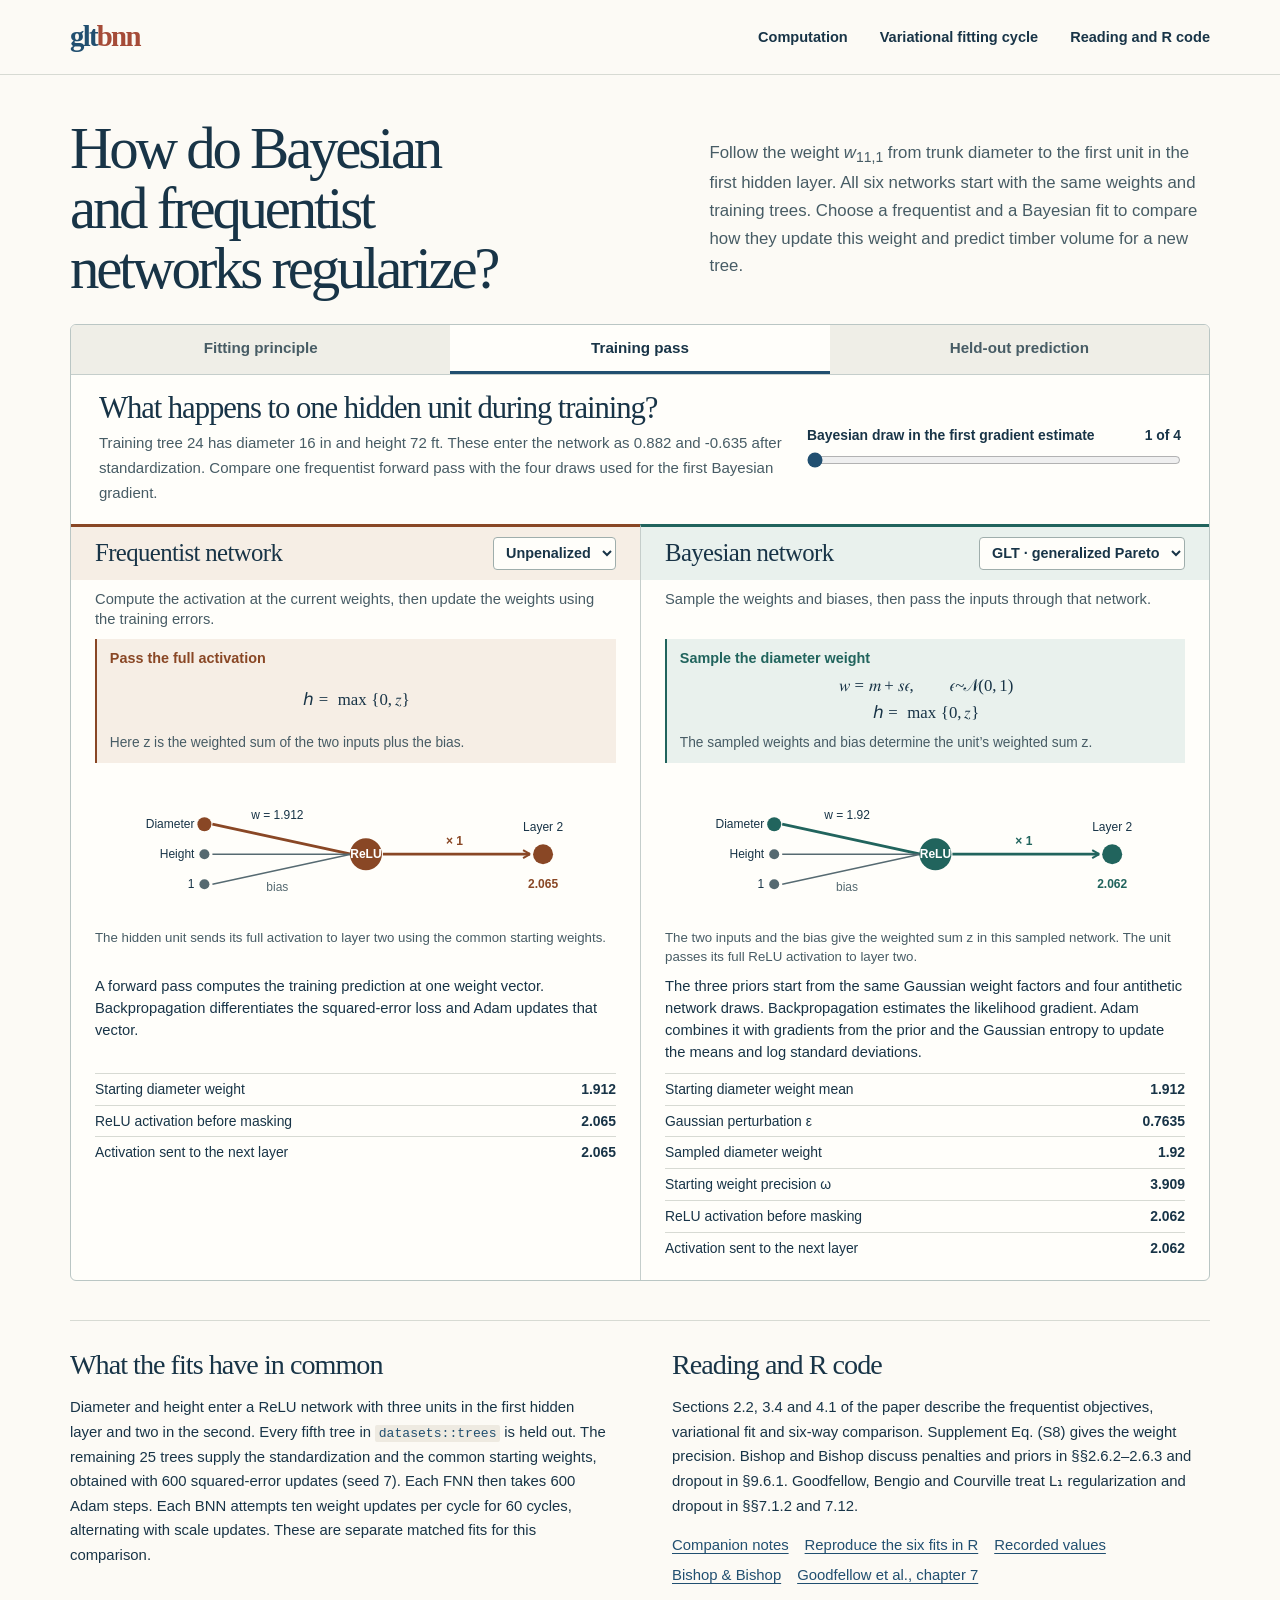
<file: docs/computation/regularization.html>
<!doctype html>
<html lang="en">
<head>
  <meta charset="utf-8">
  <meta name="viewport" content="width=device-width, initial-scale=1">
  <meta name="description" content="Compare three frequentist neural networks with three Bayesian shrinkage priors using matched R fits for timber volume.">
  <title>Compare Bayesian and frequentist regularization · gltbnn</title>
  <link rel="icon" href="../assets/mark.svg" type="image/svg+xml">
  <link rel="stylesheet" href="../package.css">
  <link rel="stylesheet" href="regularization.css">
  <script defer src="regularization-math.js"></script>
  <script defer src="regularization.js"></script>
</head>
<body>
<a class="skip" href="#content">Skip to content</a>
<header class="topbar"><div class="wrap bar-inner">
  <a class="wordmark" href="../" aria-label="gltbnn home">glt<span>bnn</span></a>
  <nav aria-label="Computation"><a href="./">Computation</a><a href="cycle.html">Variational fitting cycle</a><a href="#reading">Reading and R code</a></nav>
</div></header>
<main id="content" class="wrap">
  <header class="lead">
    <h1>How do Bayesian and frequentist networks regularize?</h1>
    <p>Follow the weight <i>w</i><sub>11,1</sub> from trunk diameter to the first unit in the first hidden layer. All six networks start with the same weights and training trees. Choose a frequentist and a Bayesian fit to compare how they update this weight and predict timber volume for a new tree.</p>
  </header>

  <section class="workbench" id="workbench" aria-label="Compare two fitted networks" hidden>
    <div class="views" role="group" aria-label="Comparison view">
      <button type="button" data-view="principle">Fitting principle</button>
      <button type="button" data-view="train">Training pass</button>
      <button type="button" data-view="predict">Held-out prediction</button>
    </div>
    <div class="prompt">
      <div><h2 id="question"></h2><p id="instructions"></p></div>
      <div id="controls"></div>
    </div>
    <div class="comparison">
      <section class="lane fnn" aria-labelledby="fnn-title">
        <div class="lane-head"><h3 id="fnn-title">Frequentist network</h3>
          <select id="fnn" aria-label="Frequentist method"><option selected value="FNN">Unpenalized</option><option value="Dropout">Dropout</option><option value="L1">L₁ penalty</option></select>
        </div>
        <p class="state-summary" id="fnn-summary">Fit one value for each weight and bias.</p>
        <div class="formula" id="fnn-formula"></div>
        <figure><canvas id="fnn-plot" role="img" aria-labelledby="fnn-caption"></canvas><figcaption id="fnn-caption"></figcaption></figure>
        <p class="description" id="fnn-description"></p>
        <dl id="fnn-values"></dl>
      </section>
      <section class="lane bnn" aria-labelledby="bnn-title">
        <div class="lane-head"><h3 id="bnn-title">Bayesian network</h3>
          <select id="bnn" aria-label="Bayesian prior"><option value="G">G · layer scale</option><option value="GL">GL · horseshoe</option><option selected value="GLT">GLT · generalized Pareto</option></select>
        </div>
        <p class="state-summary" id="bnn-summary">Fit a Gaussian distribution for each weight and bias, along with the shrinkage factors.</p>
        <div class="formula" id="bnn-formula"></div>
        <figure><canvas id="bnn-plot" role="img" aria-labelledby="bnn-caption"></canvas><figcaption id="bnn-caption"></figcaption></figure>
        <p class="description" id="bnn-description"></p>
        <dl id="bnn-values"></dl>
      </section>
    </div>
    <div class="bridge" id="bridge" hidden>
      <details id="objectives"><summary>Full fitting objectives for the selected networks</summary>
        <div class="objectives-grid"><div id="fnn-objective"></div><div id="bnn-objective"></div></div>
        <p>At fixed noise variance, a Laplace prior gives an L₁ penalty in the negative log posterior. Matching the penalty strength gives a posterior mode. The three Bayesian fits here estimate distributions for the weights and shrinkage scales.</p>
      </details>
    </div>
  </section>
  <p id="status" role="status" hidden>Loading the six recorded fits…</p>
  <noscript><p>The interactive controls require JavaScript. The companion notes below explain the six methods.</p></noscript>

  <div class="afterword">
    <section aria-labelledby="matched"><h2 id="matched">What the fits have in common</h2>
      <p>Diameter and height enter a ReLU network with three units in the first hidden layer and two in the second. Every fifth tree in <code>datasets::trees</code> is held out. The remaining 25 trees supply the standardization and the common starting weights, obtained with 600 squared-error updates (seed 7). Each FNN then takes 600 Adam steps. Each BNN attempts ten weight updates per cycle for 60 cycles, alternating with scale updates. These are separate matched fits for this comparison.</p>
    </section>
    <section id="reading" aria-labelledby="sources"><h2 id="sources">Reading and R code</h2>
      <p>Sections 2.2, 3.4 and 4.1 of the paper describe the frequentist objectives, variational fit and six-way comparison. Supplement Eq. (S8) gives the weight precision. Bishop and Bishop discuss penalties and priors in §§2.6.2–2.6.3 and dropout in §9.6.1. Goodfellow, Bengio and Courville treat L₁ regularization and dropout in §§7.1.2 and 7.12.</p>
      <div class="reading-links"><a href="https://github.com/yain22/Bayesian_NN_GLT/blob/main/docs/computation/regularization-notes.md">Companion notes</a><a href="https://github.com/yain22/Bayesian_NN_GLT/blob/main/tools/generate-regularization-example.R">Reproduce the six fits in R</a><a href="../data/regularization-example.json">Recorded values</a><a href="https://www.bishopbook.com/">Bishop &amp; Bishop</a><a href="https://www.deeplearningbook.org/contents/regularization.html">Goodfellow et al., chapter 7</a></div>
    </section>
  </div>
</main>
</body>
</html>
</file>
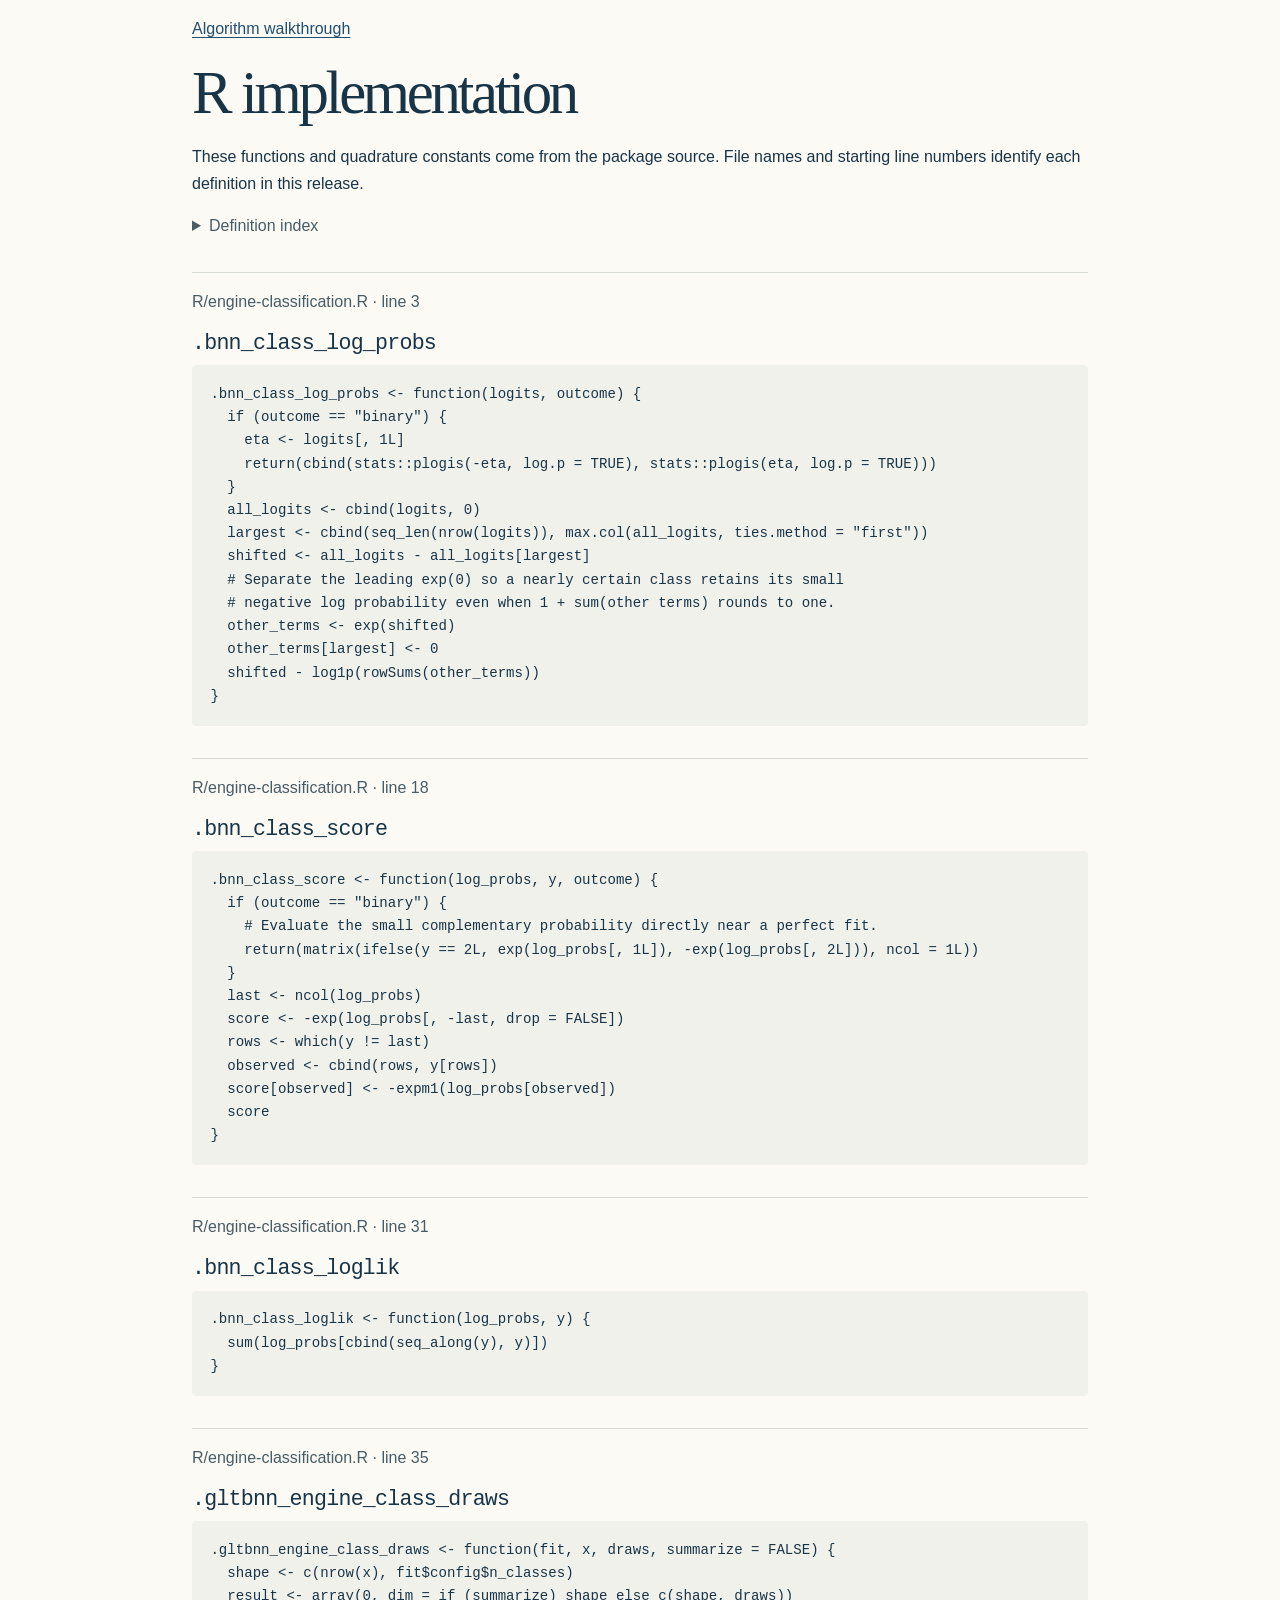
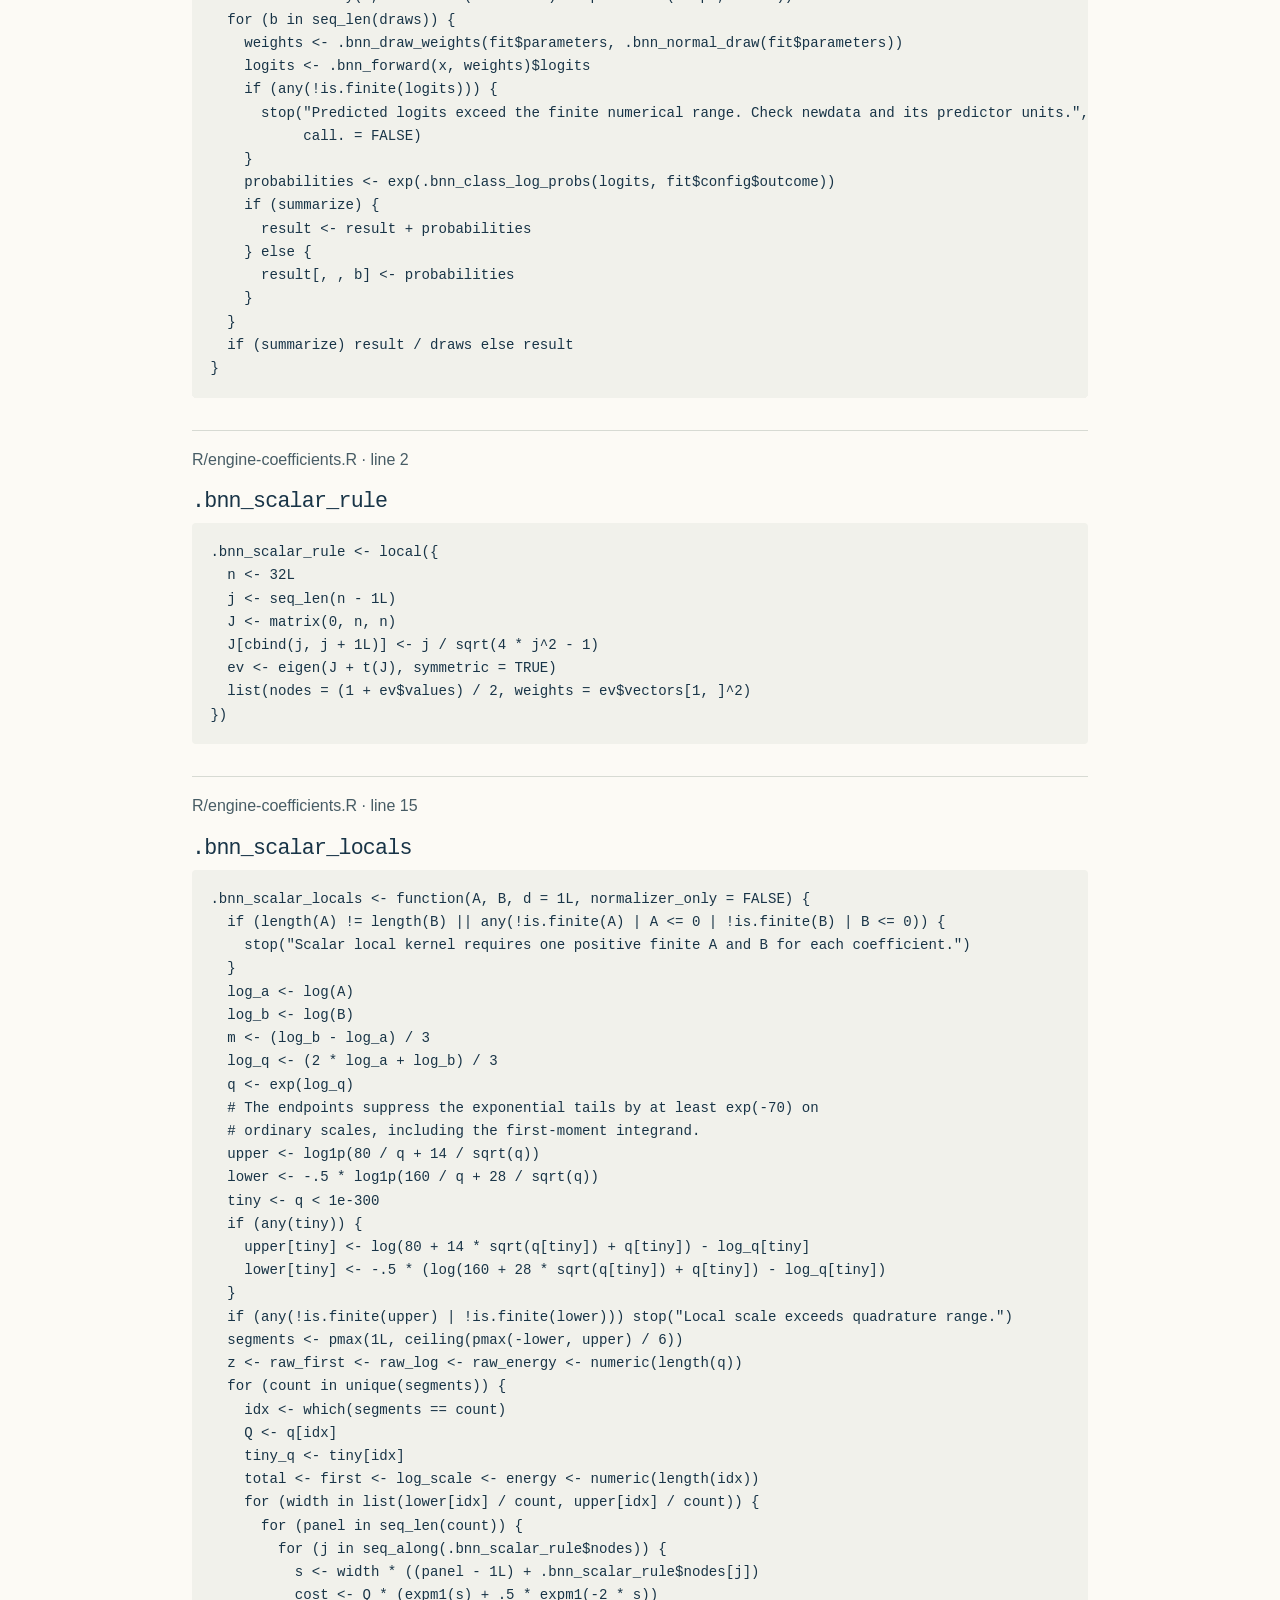
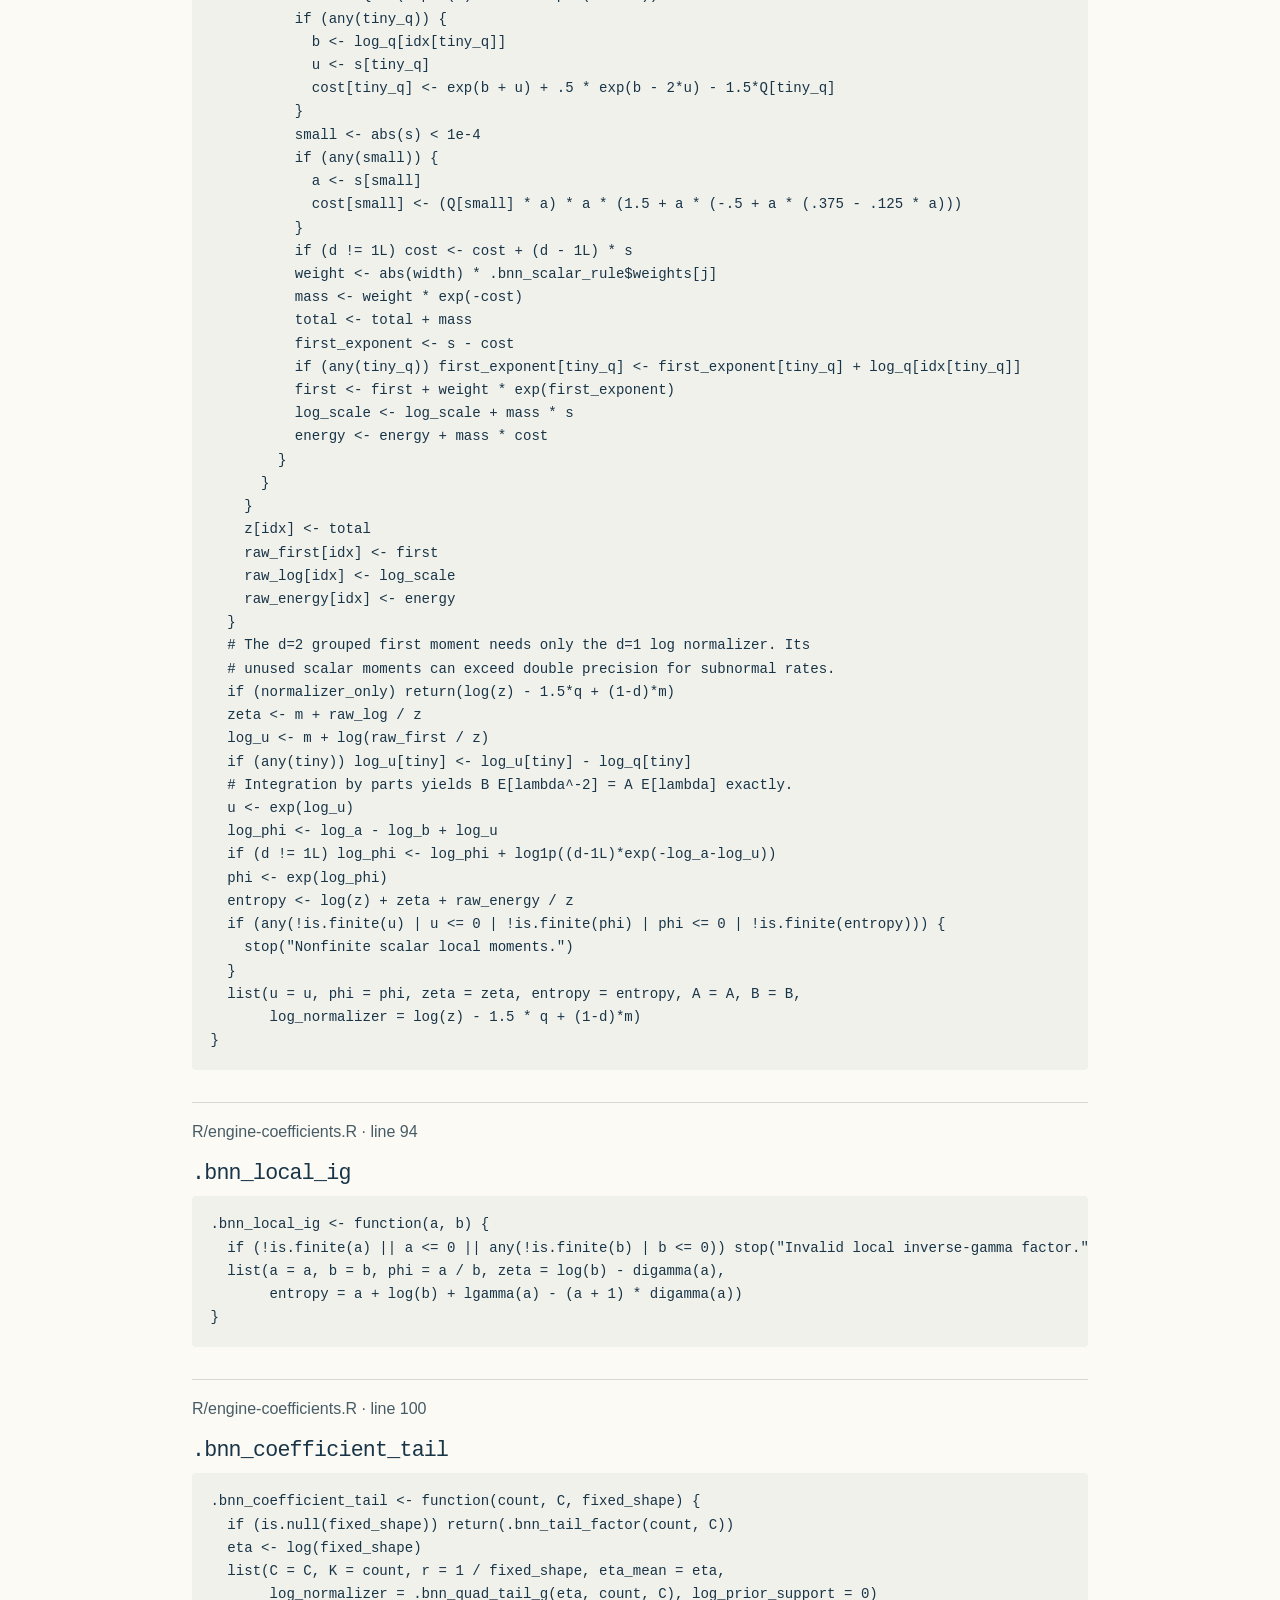
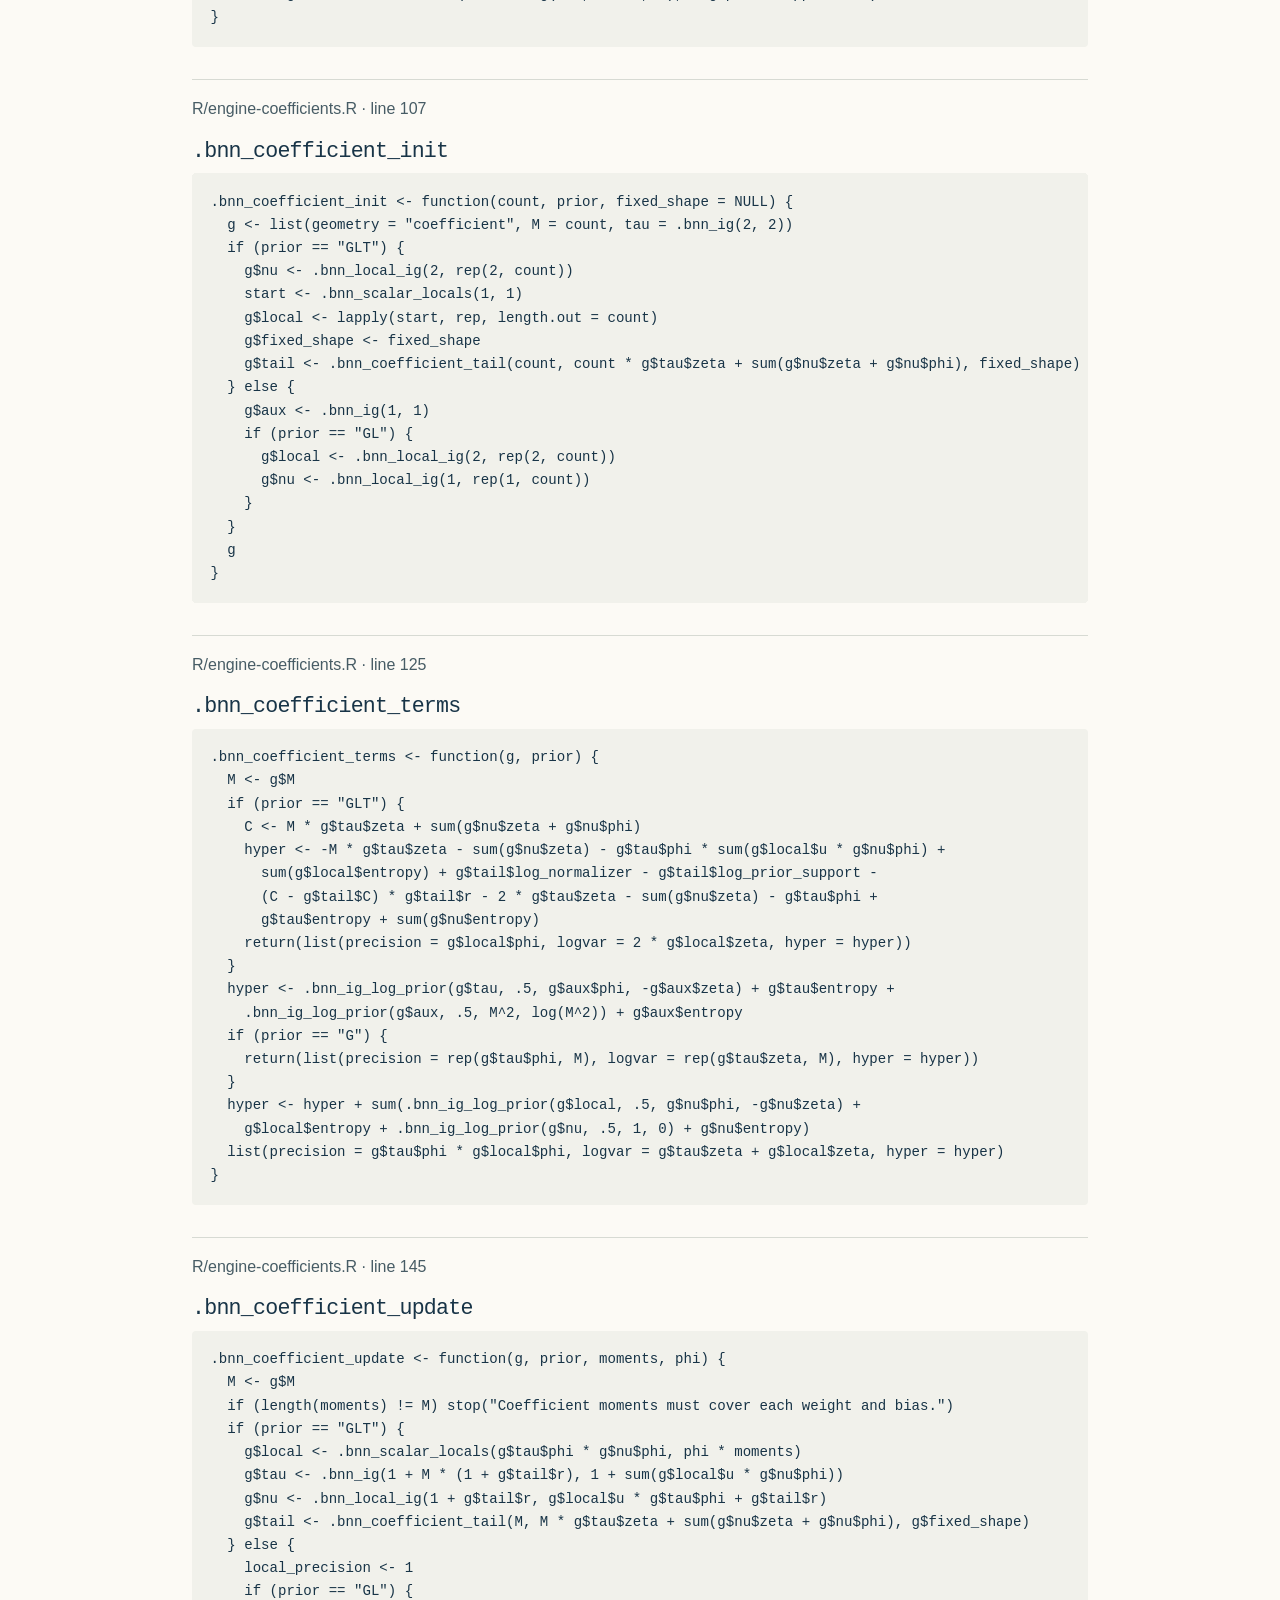
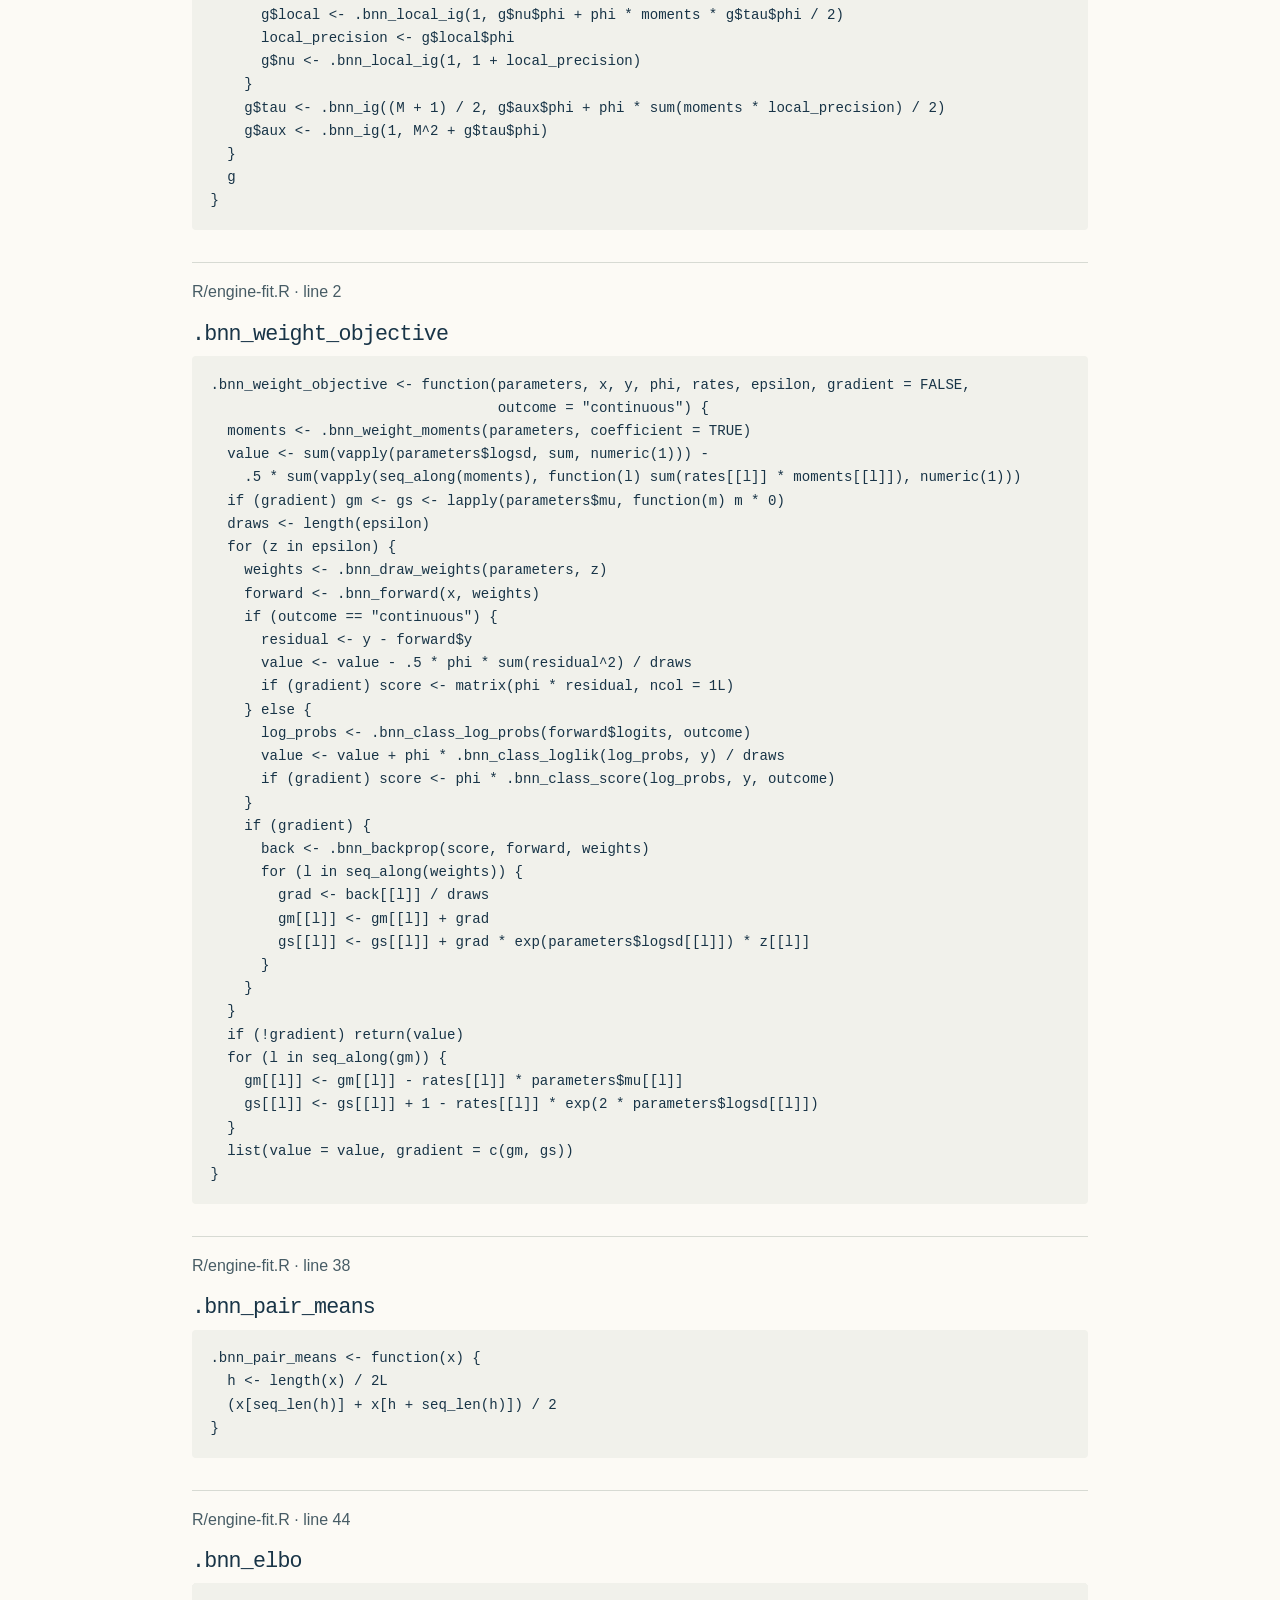
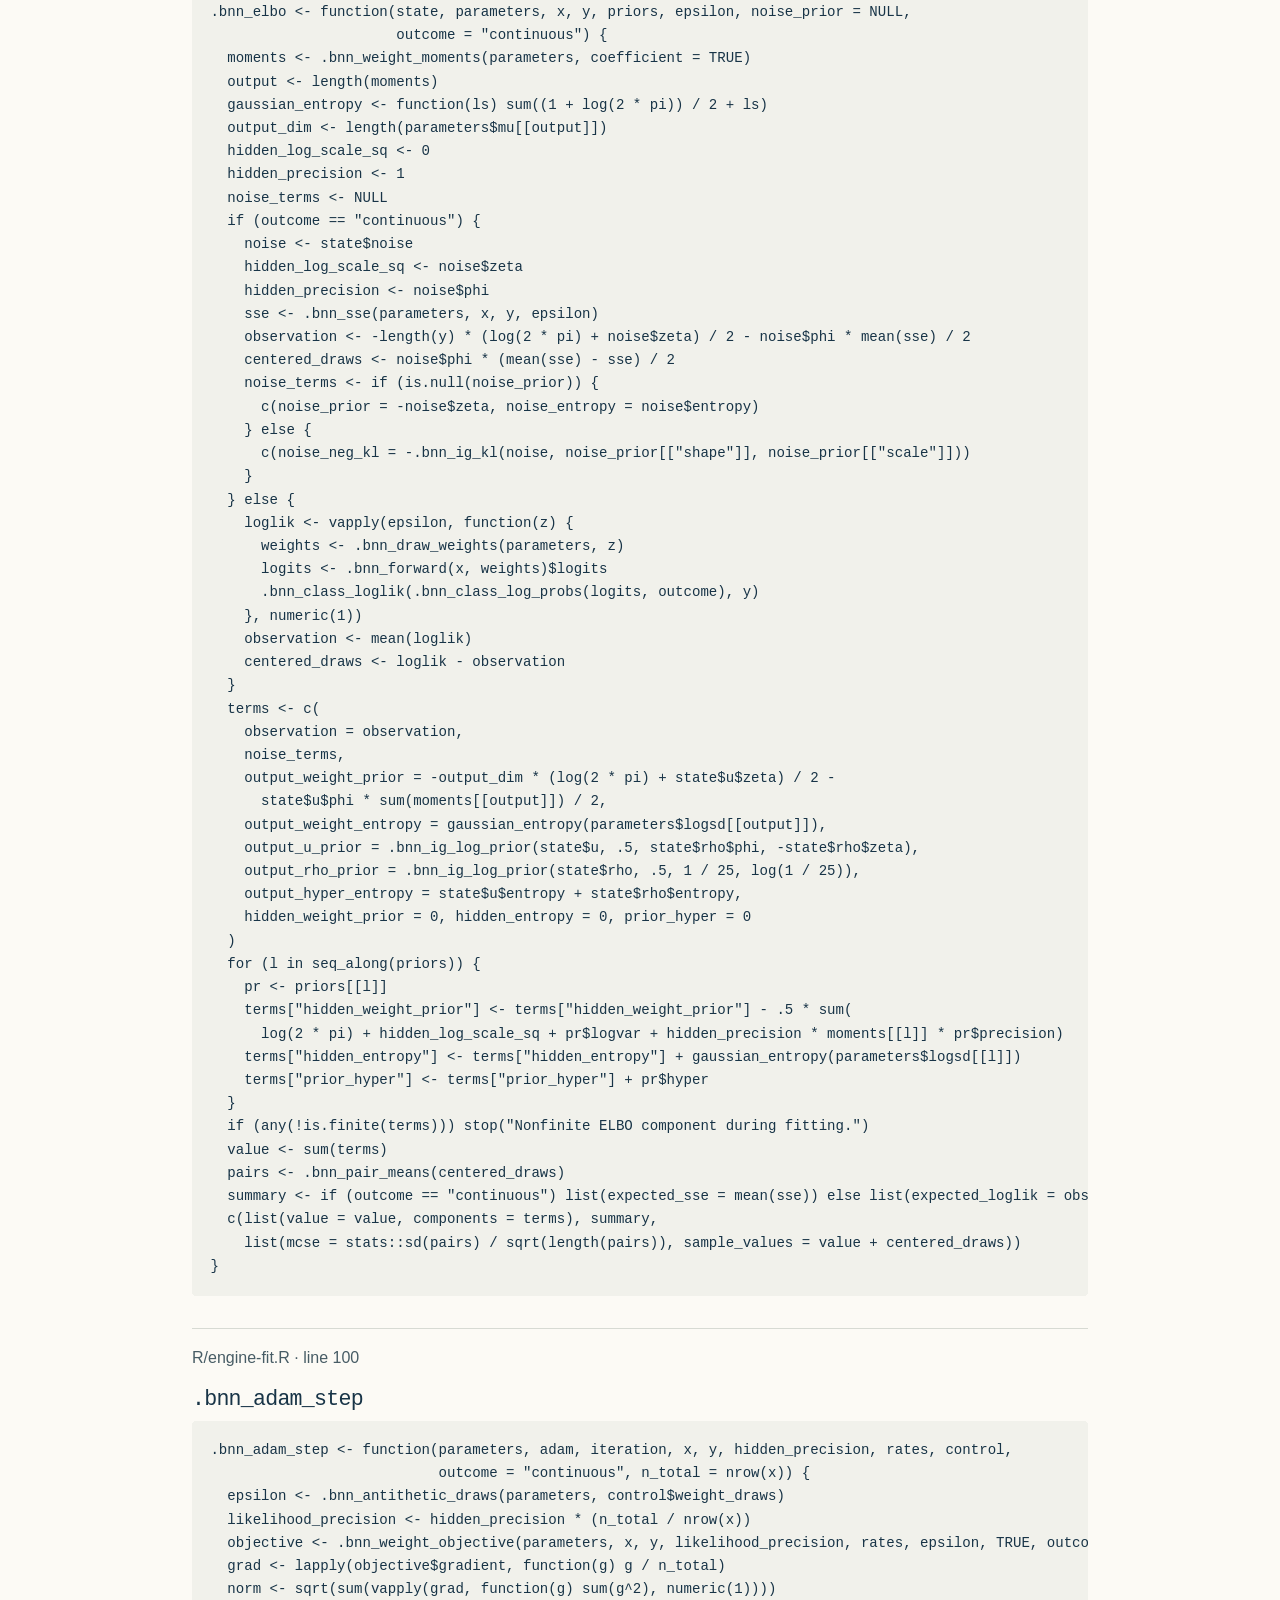
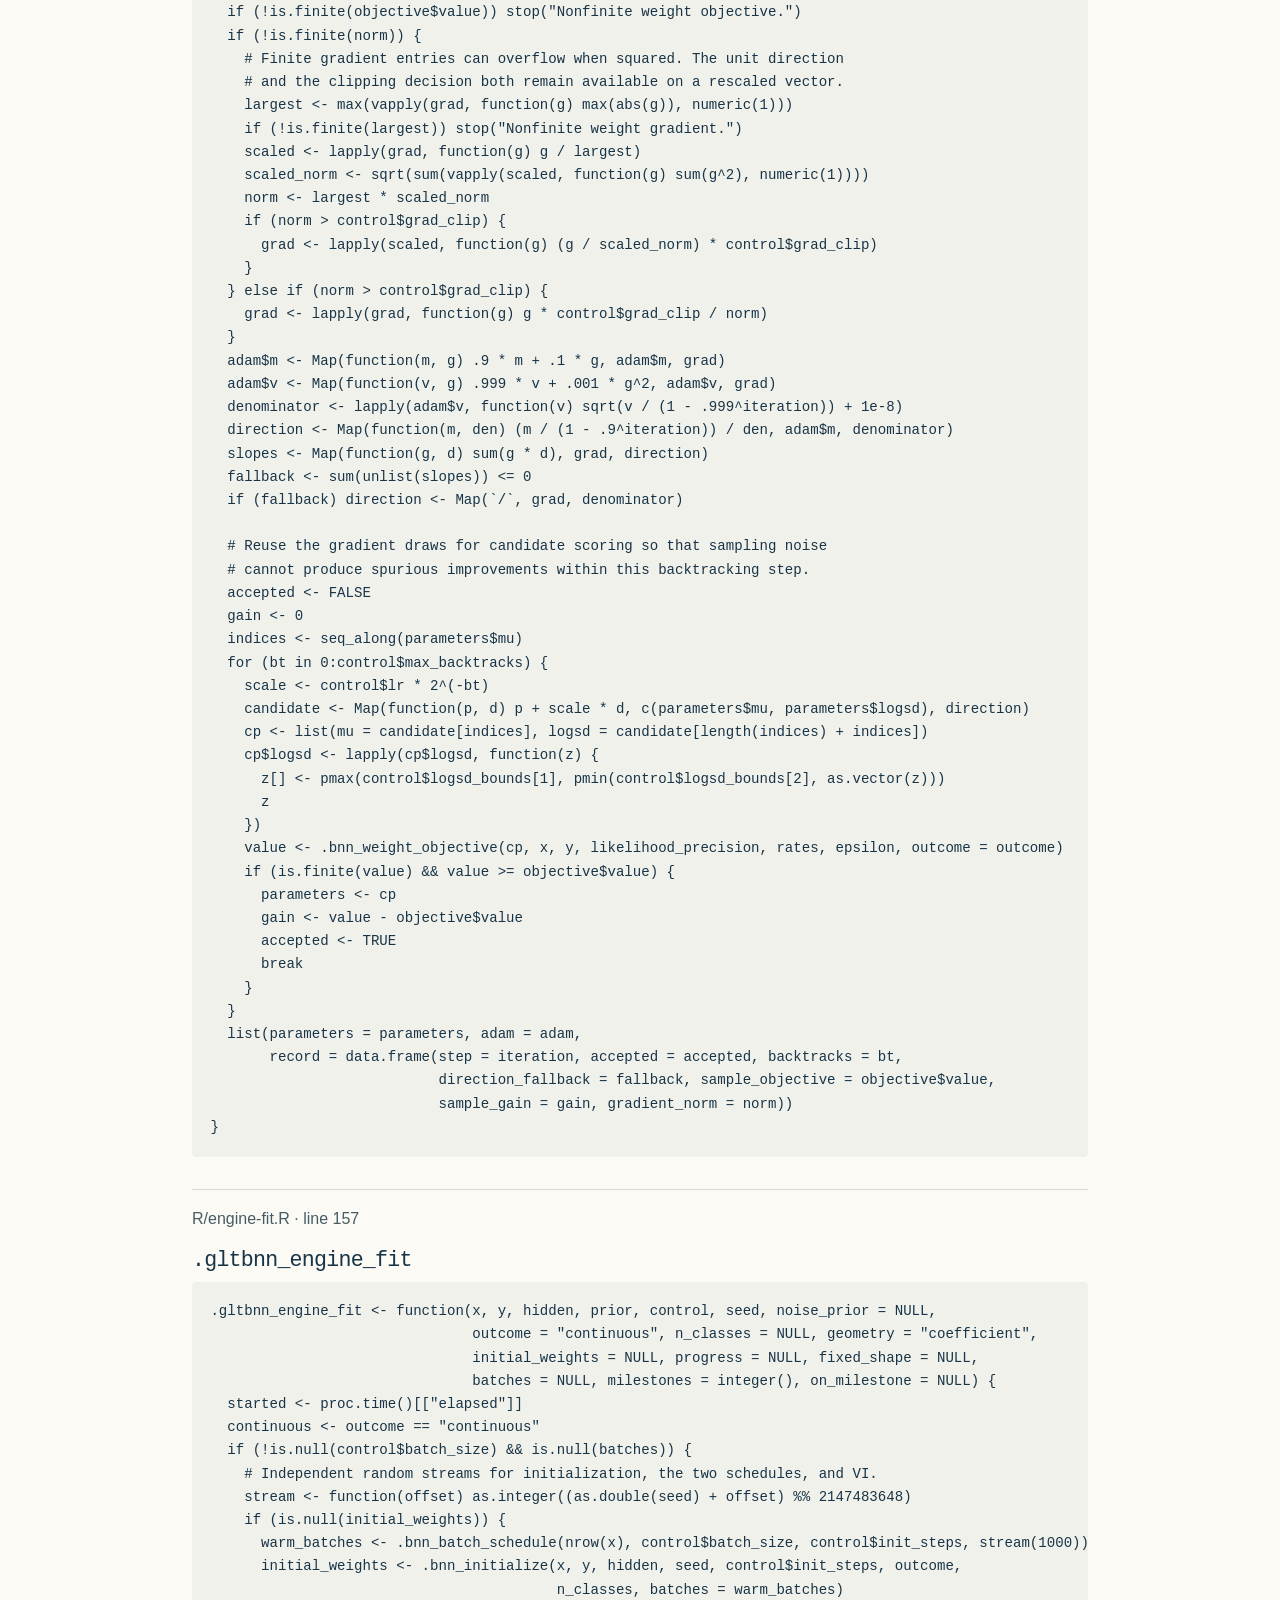
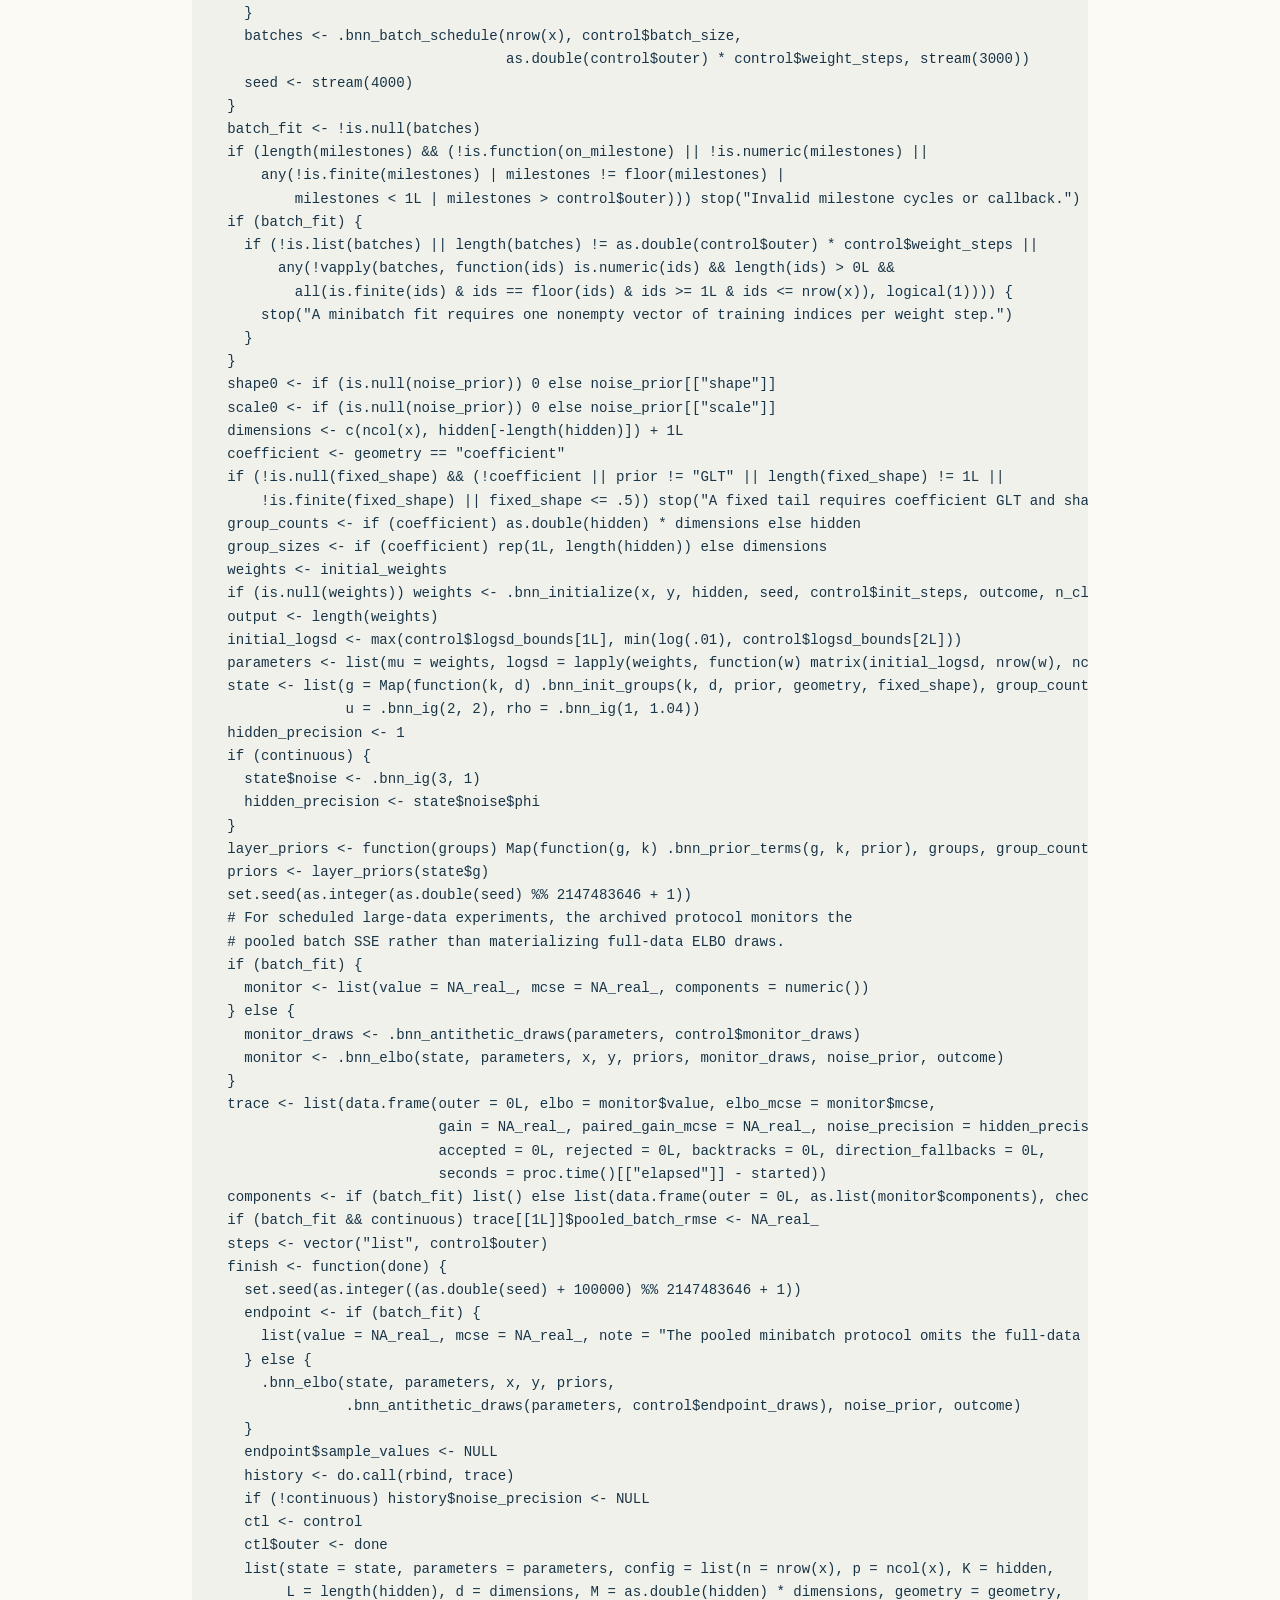
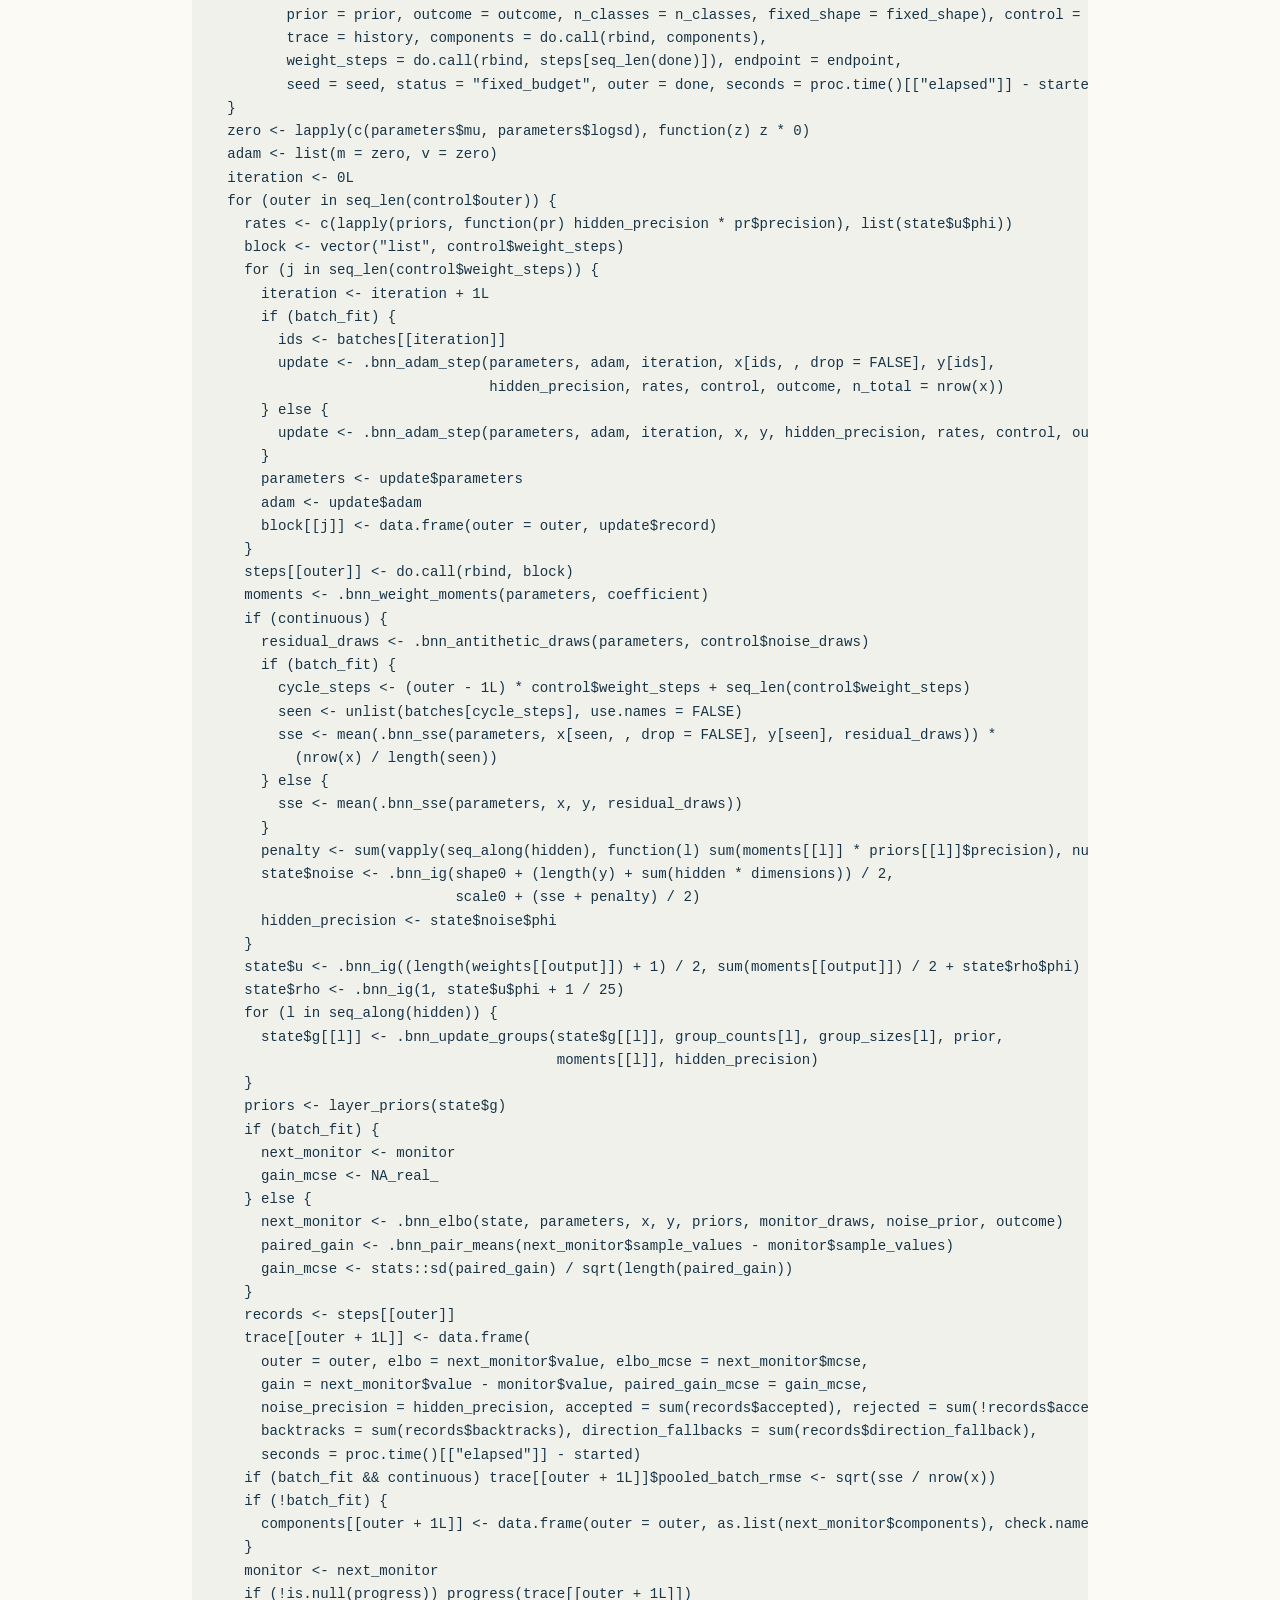
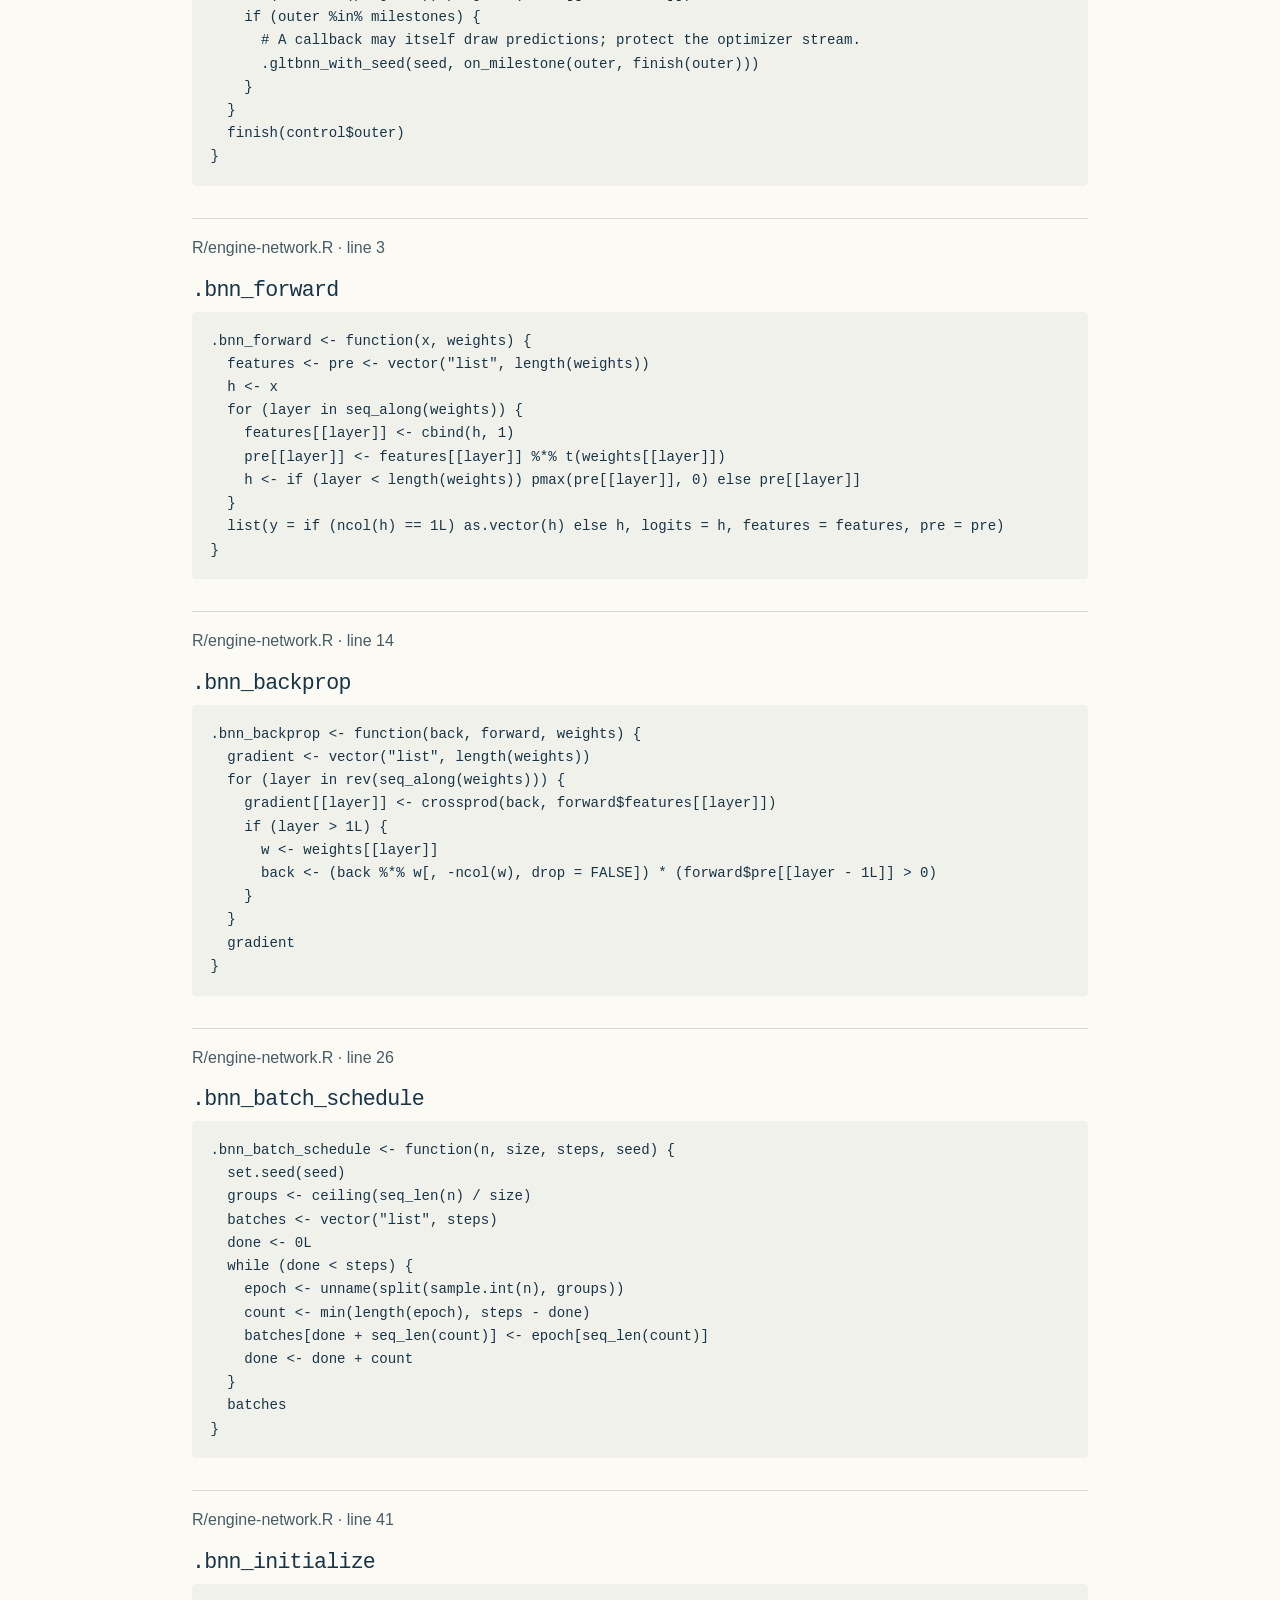
<file: docs/computation/source.html>
<!doctype html><html lang="en"><head><meta charset="utf-8"><meta name="viewport" content="width=device-width,initial-scale=1"><title>R implementation · gltbnn</title><style>:root {
  --paper: #fcfaf5;
  --ink: #183447;
  --navy: #214f70;
  --rust: #a54b38;
  --muted: #475c65;
  --rule: #d7dad3;
  --serif: "Baskervville", "Iowan Old Style", "Palatino Linotype", Palatino, Georgia, serif;
  --sans: "Inter", "Segoe UI", Arial, sans-serif;
  --mono: "IBM Plex Mono", Consolas, monospace;
}
* { box-sizing: border-box; }
html { scroll-padding-top: 1rem; }
body { margin: 0; background: var(--paper); color: var(--ink); font: 1rem/1.65 var(--sans); }
a { color: var(--navy); text-underline-offset: .2em; }
a:hover { color: var(--rust); }
a:focus-visible, button:focus-visible { outline: 3px solid #d1884e; outline-offset: 5px; }
.wrap { width: min(1140px, calc(100% - clamp(2rem, 9vw, 8rem))); margin-inline: auto; }
.topbar { border-bottom: 1px solid var(--rule); }
.bar-inner, .footer-inner, .actions, nav { display: flex; align-items: center; }
.bar-inner { justify-content: space-between; min-height: 4.6rem; gap: 1rem; }
.wordmark { font: bold 1.8rem/1 var(--serif); letter-spacing: -.06em; text-decoration: none; }
.wordmark span { color: var(--rust); }
nav { flex-wrap: wrap; justify-content: flex-end; gap: clamp(.75rem, 2.5vw, 2.25rem); }
nav a { font-size: .91rem; font-weight: 600; color: var(--ink); text-decoration: none; }
nav a:hover, .text-link:hover, footer a:hover { text-decoration: underline; }
.hero { display: grid; grid-template-columns: minmax(0, 1.6fr) minmax(0, .8fr); align-items: center; gap: clamp(1rem, 5vw, 5rem); padding-block: clamp(2.5rem, 6vw, 5rem); }
.kicker { margin: 0 0 .85rem; color: var(--rust); text-transform: uppercase; font-size: .79rem; font-weight: 700; letter-spacing: .12em; }
.kicker span { padding-inline: .22em; color: #8a8176; }
h1, h2, h3 { font-family: var(--serif); font-weight: 500; color: var(--ink); }
h1 { margin: 0; font-size: clamp(2.8rem, 5.6vw, 5rem); line-height: 1.02; letter-spacing: -.055em; text-wrap: balance; }
.intro { margin: 1.2rem 0 0; max-width: 57ch; font-size: clamp(1.03rem, 1.6vw, 1.2rem); color: var(--muted); line-height: 1.55; }
.actions { gap: 1.4rem; flex-wrap: wrap; margin-top: 1.8rem; }
.button { display: inline-flex; align-items: center; gap: .9rem; background: var(--navy); color: #fff; border-radius: 5px; padding: .66rem 1.15rem; text-decoration: none; font-weight: 600; }
.button:hover { background: #163d55; color: #fff; }
.text-link { font-weight: 600; text-decoration: none; }
.hero-mark { display: grid; place-items: center; }
.hero-mark img { width: clamp(135px, 19vw, 230px); max-width: 96%; height: auto; }
.section-grid, .illustrations { border-top: 1px solid var(--rule); padding-block: clamp(2rem, 5vw, 3.6rem); }
.section-grid { display: grid; grid-template-columns: minmax(0, .8fr) minmax(0, 1.35fr); column-gap: clamp(2rem, 6vw, 6rem); align-items: start; }
h2 { margin: 0 0 .6rem; font-size: clamp(1.85rem, 3.2vw, 2.75rem); line-height: 1.1; letter-spacing: -.035em; }
.section-grid p, .topic p { margin: .75rem 0 0; max-width: 58ch; color: var(--muted); }
code { font-family: var(--mono); }
p code { color: var(--navy); background: #eeeae1; padding: .1em .28em; border-radius: .15em; font-size: .88em; overflow-wrap: anywhere; }
.codebox { min-width: 0; border: 1px solid #254657; border-radius: 6px; overflow: hidden; background: #172f3e; color: #ecf1ef; }
.codebar { display: flex; align-items: center; justify-content: space-between; min-height: 2.45rem; padding: 0 1.15rem; border-bottom: 1px solid #3b515a; background: #203b4b; color: #d8e2e2; font: .81rem/1.2 var(--sans); }
.copy { background: transparent; border: 1px solid #70848a; color: #f4f7f5; padding: .25rem .5rem; border-radius: 3px; font: inherit; cursor: pointer; }
.copy:hover { background: #335466; }
pre { margin: 0; padding: 1.1rem 1.15rem; font: .88rem/1.65 var(--mono); overflow-x: auto; tab-size: 2; }
.str { color: #f4caad; }
.section-grid .result-note { color: #4d5d63; font-size: .88rem; margin-top: .85rem; }
.illustration-grid { display: grid; grid-template-columns: 1fr 1fr; gap: 1.5rem; margin-top: 1.5rem; }
.topic { padding: 1.2rem 1.5rem 1.4rem; text-decoration: none; border: 1px solid var(--rule); border-radius: 5px; background: #fffdfa; }
.topic:hover { border-color: #7390a0; }
h3 { display: flex; justify-content: space-between; gap: 1rem; font-size: 1.6rem; line-height: 1.2; letter-spacing: -.025em; margin: 0; }
.topic h3 span { font: 1.1rem var(--sans); color: var(--rust); }
.topic p { font-size: .95rem; }
footer { border-top: 1px solid var(--rule); }
.footer-inner { align-items: baseline; justify-content: space-between; gap: 2rem; padding-block: 1.5rem; color: var(--muted); font-size: .84rem; }
.footer-inner p { margin: 0; max-width: 75ch; }
.footer-inner a { white-space: nowrap; }
.sr-only, .skip:not(:focus) { position: absolute; width: 1px; height: 1px; clip-path: inset(50%); overflow: hidden; white-space: nowrap; }
.skip:focus { position: absolute; top: .5rem; left: .5rem; padding: .5rem; background: white; }
@media (max-width: 760px) {
  .section-grid { grid-template-columns: minmax(0, 1fr); gap: 1.2rem; }
  .hero { grid-template-columns: minmax(0, 1fr) minmax(110px, .36fr); }
  .illustration-grid { gap: .8rem; }
}
@media (max-width: 560px) {
  .bar-inner { padding-block: .85rem; align-items: baseline; flex-wrap: wrap; gap: .6rem 1rem; }
  nav a { font-size: .82rem; }
  .hero { grid-template-columns: 1fr; position: relative; padding-top: 1.9rem; }
  .hero-mark { position: absolute; top: 1rem; right: 0; }
  .hero-mark img { width: 55px; }
  .kicker { margin-bottom: 1.5rem; }
  h1 { font-size: clamp(2.5rem, 9.5vw, 3.1rem); }
  .intro { margin-top: .9rem; }
  .actions { gap: 1rem; margin-top: 1.25rem; }
  .illustration-grid { grid-template-columns: 1fr; }
  .footer-inner { flex-wrap: wrap; gap: .75rem; }
  pre { padding: .85rem; font-size: .79rem; }
}

main {max-width:62rem;margin:auto;padding:1rem clamp(1rem,4vw,3rem) 3rem}h1 {font-size:clamp(2.4rem,6vw,3.8rem);margin-block:1.25rem}h2 {font-size:1.35rem;overflow-wrap:anywhere}section {border-top:1px solid var(--rule);margin-top:2rem}pre {background:#f1f1eb;border-radius:4px}.location,summary {color:var(--muted)}details a {display:inline-block;margin:.18rem .4rem;overflow-wrap:anywhere}summary {cursor:pointer}</style></head><body><main><a href="algorithms.html">Algorithm walkthrough</a><h1>R implementation</h1><p>These functions and quadrature constants come from the package source. File names and starting line numbers identify each definition in this release.</p><details><summary>Definition index</summary><a href="#bnn-class-log-probs">.bnn_class_log_probs</a> <a href="#bnn-class-score">.bnn_class_score</a> <a href="#bnn-class-loglik">.bnn_class_loglik</a> <a href="#gltbnn-engine-class-draws">.gltbnn_engine_class_draws</a> <a href="#bnn-scalar-rule">.bnn_scalar_rule</a> <a href="#bnn-scalar-locals">.bnn_scalar_locals</a> <a href="#bnn-local-ig">.bnn_local_ig</a> <a href="#bnn-coefficient-tail">.bnn_coefficient_tail</a> <a href="#bnn-coefficient-init">.bnn_coefficient_init</a> <a href="#bnn-coefficient-terms">.bnn_coefficient_terms</a> <a href="#bnn-coefficient-update">.bnn_coefficient_update</a> <a href="#bnn-weight-objective">.bnn_weight_objective</a> <a href="#bnn-pair-means">.bnn_pair_means</a> <a href="#bnn-elbo">.bnn_elbo</a> <a href="#bnn-adam-step">.bnn_adam_step</a> <a href="#gltbnn-engine-fit">.gltbnn_engine_fit</a> <a href="#bnn-forward">.bnn_forward</a> <a href="#bnn-backprop">.bnn_backprop</a> <a href="#bnn-batch-schedule">.bnn_batch_schedule</a> <a href="#bnn-initialize">.bnn_initialize</a> <a href="#bnn-draw-weights">.bnn_draw_weights</a> <a href="#bnn-normal-draw">.bnn_normal_draw</a> <a href="#bnn-antithetic-draws">.bnn_antithetic_draws</a> <a href="#bnn-weight-moments">.bnn_weight_moments</a> <a href="#bnn-sse">.bnn_sse</a> <a href="#gltbnn-engine-draws">.gltbnn_engine_draws</a> <a href="#bnn-ig">.bnn_ig</a> <a href="#bnn-log-ratio">.bnn_log_ratio</a> <a href="#bnn-product-parts">.bnn_product_parts</a> <a href="#bnn-log-precision-ratio">.bnn_log_precision_ratio</a> <a href="#bnn-gamma-curvature">.bnn_gamma_curvature</a> <a href="#bnn-ig-kl">.bnn_ig_kl</a> <a href="#bnn-ig-log-prior">.bnn_ig_log_prior</a> <a href="#bnn-tail-stat">.bnn_tail_stat</a> <a href="#bnn-init-groups">.bnn_init_groups</a> <a href="#bnn-prior-terms">.bnn_prior_terms</a> <a href="#bnn-update-groups">.bnn_update_groups</a> <a href="#bnn-quad-positive">.bnn_quad_positive</a> <a href="#bnn-quad-quadrature-settings">.bnn_quad_quadrature_settings</a> <a href="#bnn-quad-integrate">.bnn_quad_integrate</a> <a href="#bnn-quad-local-integral">.bnn_quad_local_integral</a> <a href="#bnn-local-factor">.bnn_local_factor</a> <a href="#bnn-quad-tail-g">.bnn_quad_tail_g</a> <a href="#bnn-tail-factor">.bnn_tail_factor</a> <a href="#bnn-quad-tail-moments">.bnn_quad_tail_moments</a> <a href="#gltbnn-fit">gltbnn_fit</a> <a href="#print-gltbnn-fit">print.gltbnn_fit</a> <a href="#gltbnn-labels">.gltbnn_labels</a> <a href="#gltbnn-matrix">.gltbnn_matrix</a> <a href="#gltbnn-scale-x">.gltbnn_scale_x</a> <a href="#gltbnn-integer">.gltbnn_integer</a> <a href="#gltbnn-control">.gltbnn_control</a> <a href="#gltbnn-with-seed">.gltbnn_with_seed</a> <a href="#predict-gltbnn-fit">predict.gltbnn_fit</a> <a href="#gltbnn-shrinkage">gltbnn_shrinkage</a></details><section id="bnn-class-log-probs"><p class="location">R/engine-classification.R · line 3</p><h2><code>.bnn_class_log_probs</code></h2><pre tabindex="0"><code>.bnn_class_log_probs &lt;- function(logits, outcome) {
  if (outcome == &quot;binary&quot;) {
    eta &lt;- logits[, 1L]
    return(cbind(stats::plogis(-eta, log.p = TRUE), stats::plogis(eta, log.p = TRUE)))
  }
  all_logits &lt;- cbind(logits, 0)
  largest &lt;- cbind(seq_len(nrow(logits)), max.col(all_logits, ties.method = &quot;first&quot;))
  shifted &lt;- all_logits - all_logits[largest]
  # Separate the leading exp(0) so a nearly certain class retains its small
  # negative log probability even when 1 + sum(other terms) rounds to one.
  other_terms &lt;- exp(shifted)
  other_terms[largest] &lt;- 0
  shifted - log1p(rowSums(other_terms))
}</code></pre></section>
<section id="bnn-class-score"><p class="location">R/engine-classification.R · line 18</p><h2><code>.bnn_class_score</code></h2><pre tabindex="0"><code>.bnn_class_score &lt;- function(log_probs, y, outcome) {
  if (outcome == &quot;binary&quot;) {
    # Evaluate the small complementary probability directly near a perfect fit.
    return(matrix(ifelse(y == 2L, exp(log_probs[, 1L]), -exp(log_probs[, 2L])), ncol = 1L))
  }
  last &lt;- ncol(log_probs)
  score &lt;- -exp(log_probs[, -last, drop = FALSE])
  rows &lt;- which(y != last)
  observed &lt;- cbind(rows, y[rows])
  score[observed] &lt;- -expm1(log_probs[observed])
  score
}</code></pre></section>
<section id="bnn-class-loglik"><p class="location">R/engine-classification.R · line 31</p><h2><code>.bnn_class_loglik</code></h2><pre tabindex="0"><code>.bnn_class_loglik &lt;- function(log_probs, y) {
  sum(log_probs[cbind(seq_along(y), y)])
}</code></pre></section>
<section id="gltbnn-engine-class-draws"><p class="location">R/engine-classification.R · line 35</p><h2><code>.gltbnn_engine_class_draws</code></h2><pre tabindex="0"><code>.gltbnn_engine_class_draws &lt;- function(fit, x, draws, summarize = FALSE) {
  shape &lt;- c(nrow(x), fit$config$n_classes)
  result &lt;- array(0, dim = if (summarize) shape else c(shape, draws))
  for (b in seq_len(draws)) {
    weights &lt;- .bnn_draw_weights(fit$parameters, .bnn_normal_draw(fit$parameters))
    logits &lt;- .bnn_forward(x, weights)$logits
    if (any(!is.finite(logits))) {
      stop(&quot;Predicted logits exceed the finite numerical range. Check newdata and its predictor units.&quot;,
           call. = FALSE)
    }
    probabilities &lt;- exp(.bnn_class_log_probs(logits, fit$config$outcome))
    if (summarize) {
      result &lt;- result + probabilities
    } else {
      result[, , b] &lt;- probabilities
    }
  }
  if (summarize) result / draws else result
}</code></pre></section>
<section id="bnn-scalar-rule"><p class="location">R/engine-coefficients.R · line 2</p><h2><code>.bnn_scalar_rule</code></h2><pre tabindex="0"><code>.bnn_scalar_rule &lt;- local({
  n &lt;- 32L
  j &lt;- seq_len(n - 1L)
  J &lt;- matrix(0, n, n)
  J[cbind(j, j + 1L)] &lt;- j / sqrt(4 * j^2 - 1)
  ev &lt;- eigen(J + t(J), symmetric = TRUE)
  list(nodes = (1 + ev$values) / 2, weights = ev$vectors[1, ]^2)
})</code></pre></section>
<section id="bnn-scalar-locals"><p class="location">R/engine-coefficients.R · line 15</p><h2><code>.bnn_scalar_locals</code></h2><pre tabindex="0"><code>.bnn_scalar_locals &lt;- function(A, B, d = 1L, normalizer_only = FALSE) {
  if (length(A) != length(B) || any(!is.finite(A) | A &lt;= 0 | !is.finite(B) | B &lt;= 0)) {
    stop(&quot;Scalar local kernel requires one positive finite A and B for each coefficient.&quot;)
  }
  log_a &lt;- log(A)
  log_b &lt;- log(B)
  m &lt;- (log_b - log_a) / 3
  log_q &lt;- (2 * log_a + log_b) / 3
  q &lt;- exp(log_q)
  # The endpoints suppress the exponential tails by at least exp(-70) on
  # ordinary scales, including the first-moment integrand.
  upper &lt;- log1p(80 / q + 14 / sqrt(q))
  lower &lt;- -.5 * log1p(160 / q + 28 / sqrt(q))
  tiny &lt;- q &lt; 1e-300
  if (any(tiny)) {
    upper[tiny] &lt;- log(80 + 14 * sqrt(q[tiny]) + q[tiny]) - log_q[tiny]
    lower[tiny] &lt;- -.5 * (log(160 + 28 * sqrt(q[tiny]) + q[tiny]) - log_q[tiny])
  }
  if (any(!is.finite(upper) | !is.finite(lower))) stop(&quot;Local scale exceeds quadrature range.&quot;)
  segments &lt;- pmax(1L, ceiling(pmax(-lower, upper) / 6))
  z &lt;- raw_first &lt;- raw_log &lt;- raw_energy &lt;- numeric(length(q))
  for (count in unique(segments)) {
    idx &lt;- which(segments == count)
    Q &lt;- q[idx]
    tiny_q &lt;- tiny[idx]
    total &lt;- first &lt;- log_scale &lt;- energy &lt;- numeric(length(idx))
    for (width in list(lower[idx] / count, upper[idx] / count)) {
      for (panel in seq_len(count)) {
        for (j in seq_along(.bnn_scalar_rule$nodes)) {
          s &lt;- width * ((panel - 1L) + .bnn_scalar_rule$nodes[j])
          cost &lt;- Q * (expm1(s) + .5 * expm1(-2 * s))
          if (any(tiny_q)) {
            b &lt;- log_q[idx[tiny_q]]
            u &lt;- s[tiny_q]
            cost[tiny_q] &lt;- exp(b + u) + .5 * exp(b - 2*u) - 1.5*Q[tiny_q]
          }
          small &lt;- abs(s) &lt; 1e-4
          if (any(small)) {
            a &lt;- s[small]
            cost[small] &lt;- (Q[small] * a) * a * (1.5 + a * (-.5 + a * (.375 - .125 * a)))
          }
          if (d != 1L) cost &lt;- cost + (d - 1L) * s
          weight &lt;- abs(width) * .bnn_scalar_rule$weights[j]
          mass &lt;- weight * exp(-cost)
          total &lt;- total + mass
          first_exponent &lt;- s - cost
          if (any(tiny_q)) first_exponent[tiny_q] &lt;- first_exponent[tiny_q] + log_q[idx[tiny_q]]
          first &lt;- first + weight * exp(first_exponent)
          log_scale &lt;- log_scale + mass * s
          energy &lt;- energy + mass * cost
        }
      }
    }
    z[idx] &lt;- total
    raw_first[idx] &lt;- first
    raw_log[idx] &lt;- log_scale
    raw_energy[idx] &lt;- energy
  }
  # The d=2 grouped first moment needs only the d=1 log normalizer. Its
  # unused scalar moments can exceed double precision for subnormal rates.
  if (normalizer_only) return(log(z) - 1.5*q + (1-d)*m)
  zeta &lt;- m + raw_log / z
  log_u &lt;- m + log(raw_first / z)
  if (any(tiny)) log_u[tiny] &lt;- log_u[tiny] - log_q[tiny]
  # Integration by parts yields B E[lambda^-2] = A E[lambda] exactly.
  u &lt;- exp(log_u)
  log_phi &lt;- log_a - log_b + log_u
  if (d != 1L) log_phi &lt;- log_phi + log1p((d-1L)*exp(-log_a-log_u))
  phi &lt;- exp(log_phi)
  entropy &lt;- log(z) + zeta + raw_energy / z
  if (any(!is.finite(u) | u &lt;= 0 | !is.finite(phi) | phi &lt;= 0 | !is.finite(entropy))) {
    stop(&quot;Nonfinite scalar local moments.&quot;)
  }
  list(u = u, phi = phi, zeta = zeta, entropy = entropy, A = A, B = B,
       log_normalizer = log(z) - 1.5 * q + (1-d)*m)
}</code></pre></section>
<section id="bnn-local-ig"><p class="location">R/engine-coefficients.R · line 94</p><h2><code>.bnn_local_ig</code></h2><pre tabindex="0"><code>.bnn_local_ig &lt;- function(a, b) {
  if (!is.finite(a) || a &lt;= 0 || any(!is.finite(b) | b &lt;= 0)) stop(&quot;Invalid local inverse-gamma factor.&quot;)
  list(a = a, b = b, phi = a / b, zeta = log(b) - digamma(a),
       entropy = a + log(b) + lgamma(a) - (a + 1) * digamma(a))
}</code></pre></section>
<section id="bnn-coefficient-tail"><p class="location">R/engine-coefficients.R · line 100</p><h2><code>.bnn_coefficient_tail</code></h2><pre tabindex="0"><code>.bnn_coefficient_tail &lt;- function(count, C, fixed_shape) {
  if (is.null(fixed_shape)) return(.bnn_tail_factor(count, C))
  eta &lt;- log(fixed_shape)
  list(C = C, K = count, r = 1 / fixed_shape, eta_mean = eta,
       log_normalizer = .bnn_quad_tail_g(eta, count, C), log_prior_support = 0)
}</code></pre></section>
<section id="bnn-coefficient-init"><p class="location">R/engine-coefficients.R · line 107</p><h2><code>.bnn_coefficient_init</code></h2><pre tabindex="0"><code>.bnn_coefficient_init &lt;- function(count, prior, fixed_shape = NULL) {
  g &lt;- list(geometry = &quot;coefficient&quot;, M = count, tau = .bnn_ig(2, 2))
  if (prior == &quot;GLT&quot;) {
    g$nu &lt;- .bnn_local_ig(2, rep(2, count))
    start &lt;- .bnn_scalar_locals(1, 1)
    g$local &lt;- lapply(start, rep, length.out = count)
    g$fixed_shape &lt;- fixed_shape
    g$tail &lt;- .bnn_coefficient_tail(count, count * g$tau$zeta + sum(g$nu$zeta + g$nu$phi), fixed_shape)
  } else {
    g$aux &lt;- .bnn_ig(1, 1)
    if (prior == &quot;GL&quot;) {
      g$local &lt;- .bnn_local_ig(2, rep(2, count))
      g$nu &lt;- .bnn_local_ig(1, rep(1, count))
    }
  }
  g
}</code></pre></section>
<section id="bnn-coefficient-terms"><p class="location">R/engine-coefficients.R · line 125</p><h2><code>.bnn_coefficient_terms</code></h2><pre tabindex="0"><code>.bnn_coefficient_terms &lt;- function(g, prior) {
  M &lt;- g$M
  if (prior == &quot;GLT&quot;) {
    C &lt;- M * g$tau$zeta + sum(g$nu$zeta + g$nu$phi)
    hyper &lt;- -M * g$tau$zeta - sum(g$nu$zeta) - g$tau$phi * sum(g$local$u * g$nu$phi) +
      sum(g$local$entropy) + g$tail$log_normalizer - g$tail$log_prior_support -
      (C - g$tail$C) * g$tail$r - 2 * g$tau$zeta - sum(g$nu$zeta) - g$tau$phi +
      g$tau$entropy + sum(g$nu$entropy)
    return(list(precision = g$local$phi, logvar = 2 * g$local$zeta, hyper = hyper))
  }
  hyper &lt;- .bnn_ig_log_prior(g$tau, .5, g$aux$phi, -g$aux$zeta) + g$tau$entropy +
    .bnn_ig_log_prior(g$aux, .5, M^2, log(M^2)) + g$aux$entropy
  if (prior == &quot;G&quot;) {
    return(list(precision = rep(g$tau$phi, M), logvar = rep(g$tau$zeta, M), hyper = hyper))
  }
  hyper &lt;- hyper + sum(.bnn_ig_log_prior(g$local, .5, g$nu$phi, -g$nu$zeta) +
    g$local$entropy + .bnn_ig_log_prior(g$nu, .5, 1, 0) + g$nu$entropy)
  list(precision = g$tau$phi * g$local$phi, logvar = g$tau$zeta + g$local$zeta, hyper = hyper)
}</code></pre></section>
<section id="bnn-coefficient-update"><p class="location">R/engine-coefficients.R · line 145</p><h2><code>.bnn_coefficient_update</code></h2><pre tabindex="0"><code>.bnn_coefficient_update &lt;- function(g, prior, moments, phi) {
  M &lt;- g$M
  if (length(moments) != M) stop(&quot;Coefficient moments must cover each weight and bias.&quot;)
  if (prior == &quot;GLT&quot;) {
    g$local &lt;- .bnn_scalar_locals(g$tau$phi * g$nu$phi, phi * moments)
    g$tau &lt;- .bnn_ig(1 + M * (1 + g$tail$r), 1 + sum(g$local$u * g$nu$phi))
    g$nu &lt;- .bnn_local_ig(1 + g$tail$r, g$local$u * g$tau$phi + g$tail$r)
    g$tail &lt;- .bnn_coefficient_tail(M, M * g$tau$zeta + sum(g$nu$zeta + g$nu$phi), g$fixed_shape)
  } else {
    local_precision &lt;- 1
    if (prior == &quot;GL&quot;) {
      g$local &lt;- .bnn_local_ig(1, g$nu$phi + phi * moments * g$tau$phi / 2)
      local_precision &lt;- g$local$phi
      g$nu &lt;- .bnn_local_ig(1, 1 + local_precision)
    }
    g$tau &lt;- .bnn_ig((M + 1) / 2, g$aux$phi + phi * sum(moments * local_precision) / 2)
    g$aux &lt;- .bnn_ig(1, M^2 + g$tau$phi)
  }
  g
}</code></pre></section>
<section id="bnn-weight-objective"><p class="location">R/engine-fit.R · line 2</p><h2><code>.bnn_weight_objective</code></h2><pre tabindex="0"><code>.bnn_weight_objective &lt;- function(parameters, x, y, phi, rates, epsilon, gradient = FALSE,
                                  outcome = &quot;continuous&quot;) {
  moments &lt;- .bnn_weight_moments(parameters, coefficient = TRUE)
  value &lt;- sum(vapply(parameters$logsd, sum, numeric(1))) -
    .5 * sum(vapply(seq_along(moments), function(l) sum(rates[[l]] * moments[[l]]), numeric(1)))
  if (gradient) gm &lt;- gs &lt;- lapply(parameters$mu, function(m) m * 0)
  draws &lt;- length(epsilon)
  for (z in epsilon) {
    weights &lt;- .bnn_draw_weights(parameters, z)
    forward &lt;- .bnn_forward(x, weights)
    if (outcome == &quot;continuous&quot;) {
      residual &lt;- y - forward$y
      value &lt;- value - .5 * phi * sum(residual^2) / draws
      if (gradient) score &lt;- matrix(phi * residual, ncol = 1L)
    } else {
      log_probs &lt;- .bnn_class_log_probs(forward$logits, outcome)
      value &lt;- value + phi * .bnn_class_loglik(log_probs, y) / draws
      if (gradient) score &lt;- phi * .bnn_class_score(log_probs, y, outcome)
    }
    if (gradient) {
      back &lt;- .bnn_backprop(score, forward, weights)
      for (l in seq_along(weights)) {
        grad &lt;- back[[l]] / draws
        gm[[l]] &lt;- gm[[l]] + grad
        gs[[l]] &lt;- gs[[l]] + grad * exp(parameters$logsd[[l]]) * z[[l]]
      }
    }
  }
  if (!gradient) return(value)
  for (l in seq_along(gm)) {
    gm[[l]] &lt;- gm[[l]] - rates[[l]] * parameters$mu[[l]]
    gs[[l]] &lt;- gs[[l]] + 1 - rates[[l]] * exp(2 * parameters$logsd[[l]])
  }
  list(value = value, gradient = c(gm, gs))
}</code></pre></section>
<section id="bnn-pair-means"><p class="location">R/engine-fit.R · line 38</p><h2><code>.bnn_pair_means</code></h2><pre tabindex="0"><code>.bnn_pair_means &lt;- function(x) {
  h &lt;- length(x) / 2L
  (x[seq_len(h)] + x[h + seq_len(h)]) / 2
}</code></pre></section>
<section id="bnn-elbo"><p class="location">R/engine-fit.R · line 44</p><h2><code>.bnn_elbo</code></h2><pre tabindex="0"><code>.bnn_elbo &lt;- function(state, parameters, x, y, priors, epsilon, noise_prior = NULL,
                      outcome = &quot;continuous&quot;) {
  moments &lt;- .bnn_weight_moments(parameters, coefficient = TRUE)
  output &lt;- length(moments)
  gaussian_entropy &lt;- function(ls) sum((1 + log(2 * pi)) / 2 + ls)
  output_dim &lt;- length(parameters$mu[[output]])
  hidden_log_scale_sq &lt;- 0
  hidden_precision &lt;- 1
  noise_terms &lt;- NULL
  if (outcome == &quot;continuous&quot;) {
    noise &lt;- state$noise
    hidden_log_scale_sq &lt;- noise$zeta
    hidden_precision &lt;- noise$phi
    sse &lt;- .bnn_sse(parameters, x, y, epsilon)
    observation &lt;- -length(y) * (log(2 * pi) + noise$zeta) / 2 - noise$phi * mean(sse) / 2
    centered_draws &lt;- noise$phi * (mean(sse) - sse) / 2
    noise_terms &lt;- if (is.null(noise_prior)) {
      c(noise_prior = -noise$zeta, noise_entropy = noise$entropy)
    } else {
      c(noise_neg_kl = -.bnn_ig_kl(noise, noise_prior[[&quot;shape&quot;]], noise_prior[[&quot;scale&quot;]]))
    }
  } else {
    loglik &lt;- vapply(epsilon, function(z) {
      weights &lt;- .bnn_draw_weights(parameters, z)
      logits &lt;- .bnn_forward(x, weights)$logits
      .bnn_class_loglik(.bnn_class_log_probs(logits, outcome), y)
    }, numeric(1))
    observation &lt;- mean(loglik)
    centered_draws &lt;- loglik - observation
  }
  terms &lt;- c(
    observation = observation,
    noise_terms,
    output_weight_prior = -output_dim * (log(2 * pi) + state$u$zeta) / 2 -
      state$u$phi * sum(moments[[output]]) / 2,
    output_weight_entropy = gaussian_entropy(parameters$logsd[[output]]),
    output_u_prior = .bnn_ig_log_prior(state$u, .5, state$rho$phi, -state$rho$zeta),
    output_rho_prior = .bnn_ig_log_prior(state$rho, .5, 1 / 25, log(1 / 25)),
    output_hyper_entropy = state$u$entropy + state$rho$entropy,
    hidden_weight_prior = 0, hidden_entropy = 0, prior_hyper = 0
  )
  for (l in seq_along(priors)) {
    pr &lt;- priors[[l]]
    terms[&quot;hidden_weight_prior&quot;] &lt;- terms[&quot;hidden_weight_prior&quot;] - .5 * sum(
      log(2 * pi) + hidden_log_scale_sq + pr$logvar + hidden_precision * moments[[l]] * pr$precision)
    terms[&quot;hidden_entropy&quot;] &lt;- terms[&quot;hidden_entropy&quot;] + gaussian_entropy(parameters$logsd[[l]])
    terms[&quot;prior_hyper&quot;] &lt;- terms[&quot;prior_hyper&quot;] + pr$hyper
  }
  if (any(!is.finite(terms))) stop(&quot;Nonfinite ELBO component during fitting.&quot;)
  value &lt;- sum(terms)
  pairs &lt;- .bnn_pair_means(centered_draws)
  summary &lt;- if (outcome == &quot;continuous&quot;) list(expected_sse = mean(sse)) else list(expected_loglik = observation)
  c(list(value = value, components = terms), summary,
    list(mcse = stats::sd(pairs) / sqrt(length(pairs)), sample_values = value + centered_draws))
}</code></pre></section>
<section id="bnn-adam-step"><p class="location">R/engine-fit.R · line 100</p><h2><code>.bnn_adam_step</code></h2><pre tabindex="0"><code>.bnn_adam_step &lt;- function(parameters, adam, iteration, x, y, hidden_precision, rates, control,
                           outcome = &quot;continuous&quot;, n_total = nrow(x)) {
  epsilon &lt;- .bnn_antithetic_draws(parameters, control$weight_draws)
  likelihood_precision &lt;- hidden_precision * (n_total / nrow(x))
  objective &lt;- .bnn_weight_objective(parameters, x, y, likelihood_precision, rates, epsilon, TRUE, outcome)
  grad &lt;- lapply(objective$gradient, function(g) g / n_total)
  norm &lt;- sqrt(sum(vapply(grad, function(g) sum(g^2), numeric(1))))
  if (!is.finite(objective$value)) stop(&quot;Nonfinite weight objective.&quot;)
  if (!is.finite(norm)) {
    # Finite gradient entries can overflow when squared. The unit direction
    # and the clipping decision both remain available on a rescaled vector.
    largest &lt;- max(vapply(grad, function(g) max(abs(g)), numeric(1)))
    if (!is.finite(largest)) stop(&quot;Nonfinite weight gradient.&quot;)
    scaled &lt;- lapply(grad, function(g) g / largest)
    scaled_norm &lt;- sqrt(sum(vapply(scaled, function(g) sum(g^2), numeric(1))))
    norm &lt;- largest * scaled_norm
    if (norm &gt; control$grad_clip) {
      grad &lt;- lapply(scaled, function(g) (g / scaled_norm) * control$grad_clip)
    }
  } else if (norm &gt; control$grad_clip) {
    grad &lt;- lapply(grad, function(g) g * control$grad_clip / norm)
  }
  adam$m &lt;- Map(function(m, g) .9 * m + .1 * g, adam$m, grad)
  adam$v &lt;- Map(function(v, g) .999 * v + .001 * g^2, adam$v, grad)
  denominator &lt;- lapply(adam$v, function(v) sqrt(v / (1 - .999^iteration)) + 1e-8)
  direction &lt;- Map(function(m, den) (m / (1 - .9^iteration)) / den, adam$m, denominator)
  slopes &lt;- Map(function(g, d) sum(g * d), grad, direction)
  fallback &lt;- sum(unlist(slopes)) &lt;= 0
  if (fallback) direction &lt;- Map(`/`, grad, denominator)

  # Reuse the gradient draws for candidate scoring so that sampling noise
  # cannot produce spurious improvements within this backtracking step.
  accepted &lt;- FALSE
  gain &lt;- 0
  indices &lt;- seq_along(parameters$mu)
  for (bt in 0:control$max_backtracks) {
    scale &lt;- control$lr * 2^(-bt)
    candidate &lt;- Map(function(p, d) p + scale * d, c(parameters$mu, parameters$logsd), direction)
    cp &lt;- list(mu = candidate[indices], logsd = candidate[length(indices) + indices])
    cp$logsd &lt;- lapply(cp$logsd, function(z) {
      z[] &lt;- pmax(control$logsd_bounds[1], pmin(control$logsd_bounds[2], as.vector(z)))
      z
    })
    value &lt;- .bnn_weight_objective(cp, x, y, likelihood_precision, rates, epsilon, outcome = outcome)
    if (is.finite(value) &amp;&amp; value &gt;= objective$value) {
      parameters &lt;- cp
      gain &lt;- value - objective$value
      accepted &lt;- TRUE
      break
    }
  }
  list(parameters = parameters, adam = adam,
       record = data.frame(step = iteration, accepted = accepted, backtracks = bt,
                           direction_fallback = fallback, sample_objective = objective$value,
                           sample_gain = gain, gradient_norm = norm))
}</code></pre></section>
<section id="gltbnn-engine-fit"><p class="location">R/engine-fit.R · line 157</p><h2><code>.gltbnn_engine_fit</code></h2><pre tabindex="0"><code>.gltbnn_engine_fit &lt;- function(x, y, hidden, prior, control, seed, noise_prior = NULL,
                               outcome = &quot;continuous&quot;, n_classes = NULL, geometry = &quot;coefficient&quot;,
                               initial_weights = NULL, progress = NULL, fixed_shape = NULL,
                               batches = NULL, milestones = integer(), on_milestone = NULL) {
  started &lt;- proc.time()[[&quot;elapsed&quot;]]
  continuous &lt;- outcome == &quot;continuous&quot;
  if (!is.null(control$batch_size) &amp;&amp; is.null(batches)) {
    # Independent random streams for initialization, the two schedules, and VI.
    stream &lt;- function(offset) as.integer((as.double(seed) + offset) %% 2147483648)
    if (is.null(initial_weights)) {
      warm_batches &lt;- .bnn_batch_schedule(nrow(x), control$batch_size, control$init_steps, stream(1000))
      initial_weights &lt;- .bnn_initialize(x, y, hidden, seed, control$init_steps, outcome,
                                         n_classes, batches = warm_batches)
    }
    batches &lt;- .bnn_batch_schedule(nrow(x), control$batch_size,
                                   as.double(control$outer) * control$weight_steps, stream(3000))
    seed &lt;- stream(4000)
  }
  batch_fit &lt;- !is.null(batches)
  if (length(milestones) &amp;&amp; (!is.function(on_milestone) || !is.numeric(milestones) ||
      any(!is.finite(milestones) | milestones != floor(milestones) |
          milestones &lt; 1L | milestones &gt; control$outer))) stop(&quot;Invalid milestone cycles or callback.&quot;)
  if (batch_fit) {
    if (!is.list(batches) || length(batches) != as.double(control$outer) * control$weight_steps ||
        any(!vapply(batches, function(ids) is.numeric(ids) &amp;&amp; length(ids) &gt; 0L &amp;&amp;
          all(is.finite(ids) &amp; ids == floor(ids) &amp; ids &gt;= 1L &amp; ids &lt;= nrow(x)), logical(1)))) {
      stop(&quot;A minibatch fit requires one nonempty vector of training indices per weight step.&quot;)
    }
  }
  shape0 &lt;- if (is.null(noise_prior)) 0 else noise_prior[[&quot;shape&quot;]]
  scale0 &lt;- if (is.null(noise_prior)) 0 else noise_prior[[&quot;scale&quot;]]
  dimensions &lt;- c(ncol(x), hidden[-length(hidden)]) + 1L
  coefficient &lt;- geometry == &quot;coefficient&quot;
  if (!is.null(fixed_shape) &amp;&amp; (!coefficient || prior != &quot;GLT&quot; || length(fixed_shape) != 1L ||
      !is.finite(fixed_shape) || fixed_shape &lt;= .5)) stop(&quot;A fixed tail requires coefficient GLT and shape &gt; 1/2.&quot;)
  group_counts &lt;- if (coefficient) as.double(hidden) * dimensions else hidden
  group_sizes &lt;- if (coefficient) rep(1L, length(hidden)) else dimensions
  weights &lt;- initial_weights
  if (is.null(weights)) weights &lt;- .bnn_initialize(x, y, hidden, seed, control$init_steps, outcome, n_classes)
  output &lt;- length(weights)
  initial_logsd &lt;- max(control$logsd_bounds[1L], min(log(.01), control$logsd_bounds[2L]))
  parameters &lt;- list(mu = weights, logsd = lapply(weights, function(w) matrix(initial_logsd, nrow(w), ncol(w))))
  state &lt;- list(g = Map(function(k, d) .bnn_init_groups(k, d, prior, geometry, fixed_shape), group_counts, group_sizes),
                u = .bnn_ig(2, 2), rho = .bnn_ig(1, 1.04))
  hidden_precision &lt;- 1
  if (continuous) {
    state$noise &lt;- .bnn_ig(3, 1)
    hidden_precision &lt;- state$noise$phi
  }
  layer_priors &lt;- function(groups) Map(function(g, k) .bnn_prior_terms(g, k, prior), groups, group_counts)
  priors &lt;- layer_priors(state$g)
  set.seed(as.integer(as.double(seed) %% 2147483646 + 1))
  # For scheduled large-data experiments, the archived protocol monitors the
  # pooled batch SSE rather than materializing full-data ELBO draws.
  if (batch_fit) {
    monitor &lt;- list(value = NA_real_, mcse = NA_real_, components = numeric())
  } else {
    monitor_draws &lt;- .bnn_antithetic_draws(parameters, control$monitor_draws)
    monitor &lt;- .bnn_elbo(state, parameters, x, y, priors, monitor_draws, noise_prior, outcome)
  }
  trace &lt;- list(data.frame(outer = 0L, elbo = monitor$value, elbo_mcse = monitor$mcse,
                           gain = NA_real_, paired_gain_mcse = NA_real_, noise_precision = hidden_precision,
                           accepted = 0L, rejected = 0L, backtracks = 0L, direction_fallbacks = 0L,
                           seconds = proc.time()[[&quot;elapsed&quot;]] - started))
  components &lt;- if (batch_fit) list() else list(data.frame(outer = 0L, as.list(monitor$components), check.names = FALSE))
  if (batch_fit &amp;&amp; continuous) trace[[1L]]$pooled_batch_rmse &lt;- NA_real_
  steps &lt;- vector(&quot;list&quot;, control$outer)
  finish &lt;- function(done) {
    set.seed(as.integer((as.double(seed) + 100000) %% 2147483646 + 1))
    endpoint &lt;- if (batch_fit) {
      list(value = NA_real_, mcse = NA_real_, note = &quot;The pooled minibatch protocol omits the full-data ELBO.&quot;)
    } else {
      .bnn_elbo(state, parameters, x, y, priors,
                .bnn_antithetic_draws(parameters, control$endpoint_draws), noise_prior, outcome)
    }
    endpoint$sample_values &lt;- NULL
    history &lt;- do.call(rbind, trace)
    if (!continuous) history$noise_precision &lt;- NULL
    ctl &lt;- control
    ctl$outer &lt;- done
    list(state = state, parameters = parameters, config = list(n = nrow(x), p = ncol(x), K = hidden,
         L = length(hidden), d = dimensions, M = as.double(hidden) * dimensions, geometry = geometry,
         prior = prior, outcome = outcome, n_classes = n_classes, fixed_shape = fixed_shape), control = ctl,
         trace = history, components = do.call(rbind, components),
         weight_steps = do.call(rbind, steps[seq_len(done)]), endpoint = endpoint,
         seed = seed, status = &quot;fixed_budget&quot;, outer = done, seconds = proc.time()[[&quot;elapsed&quot;]] - started)
  }
  zero &lt;- lapply(c(parameters$mu, parameters$logsd), function(z) z * 0)
  adam &lt;- list(m = zero, v = zero)
  iteration &lt;- 0L
  for (outer in seq_len(control$outer)) {
    rates &lt;- c(lapply(priors, function(pr) hidden_precision * pr$precision), list(state$u$phi))
    block &lt;- vector(&quot;list&quot;, control$weight_steps)
    for (j in seq_len(control$weight_steps)) {
      iteration &lt;- iteration + 1L
      if (batch_fit) {
        ids &lt;- batches[[iteration]]
        update &lt;- .bnn_adam_step(parameters, adam, iteration, x[ids, , drop = FALSE], y[ids],
                                 hidden_precision, rates, control, outcome, n_total = nrow(x))
      } else {
        update &lt;- .bnn_adam_step(parameters, adam, iteration, x, y, hidden_precision, rates, control, outcome)
      }
      parameters &lt;- update$parameters
      adam &lt;- update$adam
      block[[j]] &lt;- data.frame(outer = outer, update$record)
    }
    steps[[outer]] &lt;- do.call(rbind, block)
    moments &lt;- .bnn_weight_moments(parameters, coefficient)
    if (continuous) {
      residual_draws &lt;- .bnn_antithetic_draws(parameters, control$noise_draws)
      if (batch_fit) {
        cycle_steps &lt;- (outer - 1L) * control$weight_steps + seq_len(control$weight_steps)
        seen &lt;- unlist(batches[cycle_steps], use.names = FALSE)
        sse &lt;- mean(.bnn_sse(parameters, x[seen, , drop = FALSE], y[seen], residual_draws)) *
          (nrow(x) / length(seen))
      } else {
        sse &lt;- mean(.bnn_sse(parameters, x, y, residual_draws))
      }
      penalty &lt;- sum(vapply(seq_along(hidden), function(l) sum(moments[[l]] * priors[[l]]$precision), numeric(1)))
      state$noise &lt;- .bnn_ig(shape0 + (length(y) + sum(hidden * dimensions)) / 2,
                             scale0 + (sse + penalty) / 2)
      hidden_precision &lt;- state$noise$phi
    }
    state$u &lt;- .bnn_ig((length(weights[[output]]) + 1) / 2, sum(moments[[output]]) / 2 + state$rho$phi)
    state$rho &lt;- .bnn_ig(1, state$u$phi + 1 / 25)
    for (l in seq_along(hidden)) {
      state$g[[l]] &lt;- .bnn_update_groups(state$g[[l]], group_counts[l], group_sizes[l], prior,
                                         moments[[l]], hidden_precision)
    }
    priors &lt;- layer_priors(state$g)
    if (batch_fit) {
      next_monitor &lt;- monitor
      gain_mcse &lt;- NA_real_
    } else {
      next_monitor &lt;- .bnn_elbo(state, parameters, x, y, priors, monitor_draws, noise_prior, outcome)
      paired_gain &lt;- .bnn_pair_means(next_monitor$sample_values - monitor$sample_values)
      gain_mcse &lt;- stats::sd(paired_gain) / sqrt(length(paired_gain))
    }
    records &lt;- steps[[outer]]
    trace[[outer + 1L]] &lt;- data.frame(
      outer = outer, elbo = next_monitor$value, elbo_mcse = next_monitor$mcse,
      gain = next_monitor$value - monitor$value, paired_gain_mcse = gain_mcse,
      noise_precision = hidden_precision, accepted = sum(records$accepted), rejected = sum(!records$accepted),
      backtracks = sum(records$backtracks), direction_fallbacks = sum(records$direction_fallback),
      seconds = proc.time()[[&quot;elapsed&quot;]] - started)
    if (batch_fit &amp;&amp; continuous) trace[[outer + 1L]]$pooled_batch_rmse &lt;- sqrt(sse / nrow(x))
    if (!batch_fit) {
      components[[outer + 1L]] &lt;- data.frame(outer = outer, as.list(next_monitor$components), check.names = FALSE)
    }
    monitor &lt;- next_monitor
    if (!is.null(progress)) progress(trace[[outer + 1L]])
    if (outer %in% milestones) {
      # A callback may itself draw predictions; protect the optimizer stream.
      .gltbnn_with_seed(seed, on_milestone(outer, finish(outer)))
    }
  }
  finish(control$outer)
}</code></pre></section>
<section id="bnn-forward"><p class="location">R/engine-network.R · line 3</p><h2><code>.bnn_forward</code></h2><pre tabindex="0"><code>.bnn_forward &lt;- function(x, weights) {
  features &lt;- pre &lt;- vector(&quot;list&quot;, length(weights))
  h &lt;- x
  for (layer in seq_along(weights)) {
    features[[layer]] &lt;- cbind(h, 1)
    pre[[layer]] &lt;- features[[layer]] %*% t(weights[[layer]])
    h &lt;- if (layer &lt; length(weights)) pmax(pre[[layer]], 0) else pre[[layer]]
  }
  list(y = if (ncol(h) == 1L) as.vector(h) else h, logits = h, features = features, pre = pre)
}</code></pre></section>
<section id="bnn-backprop"><p class="location">R/engine-network.R · line 14</p><h2><code>.bnn_backprop</code></h2><pre tabindex="0"><code>.bnn_backprop &lt;- function(back, forward, weights) {
  gradient &lt;- vector(&quot;list&quot;, length(weights))
  for (layer in rev(seq_along(weights))) {
    gradient[[layer]] &lt;- crossprod(back, forward$features[[layer]])
    if (layer &gt; 1L) {
      w &lt;- weights[[layer]]
      back &lt;- (back %*% w[, -ncol(w), drop = FALSE]) * (forward$pre[[layer - 1L]] &gt; 0)
    }
  }
  gradient
}</code></pre></section>
<section id="bnn-batch-schedule"><p class="location">R/engine-network.R · line 26</p><h2><code>.bnn_batch_schedule</code></h2><pre tabindex="0"><code>.bnn_batch_schedule &lt;- function(n, size, steps, seed) {
  set.seed(seed)
  groups &lt;- ceiling(seq_len(n) / size)
  batches &lt;- vector(&quot;list&quot;, steps)
  done &lt;- 0L
  while (done &lt; steps) {
    epoch &lt;- unname(split(sample.int(n), groups))
    count &lt;- min(length(epoch), steps - done)
    batches[done + seq_len(count)] &lt;- epoch[seq_len(count)]
    done &lt;- done + count
  }
  batches
}</code></pre></section>
<section id="bnn-initialize"><p class="location">R/engine-network.R · line 41</p><h2><code>.bnn_initialize</code></h2><pre tabindex="0"><code>.bnn_initialize &lt;- function(x, y, hidden, seed, steps, outcome = &quot;continuous&quot;, n_classes = NULL,
                            batches = NULL) {
  set.seed(seed)
  inputs &lt;- c(ncol(x), hidden) + 1L
  output_units &lt;- if (outcome == &quot;categorical&quot;) n_classes - 1L else 1L
  units &lt;- c(hidden, output_units)
  weights &lt;- lapply(seq_along(units), function(l) {
    matrix(stats::rnorm(units[l] * inputs[l], sd = sqrt(2 / inputs[l])), nrow = units[l])
  })
  first &lt;- second &lt;- lapply(weights, function(w) w * 0)
  for (iteration in seq_len(steps)) {
    if (is.null(batches)) {
      batch_x &lt;- x
      batch_y &lt;- y
    } else {
      ids &lt;- batches[[iteration]]
      batch_x &lt;- x[ids, , drop = FALSE]
      batch_y &lt;- y[ids]
    }
    forward &lt;- .bnn_forward(batch_x, weights)
    if (outcome == &quot;continuous&quot;) {
      back &lt;- matrix((forward$y - batch_y) / length(batch_y), ncol = 1L)
    } else if (outcome == &quot;binary&quot; &amp;&amp; !is.null(batches)) {
      back &lt;- (stats::plogis(forward$logits) - (batch_y - 1L)) / length(batch_y)
    } else {
      log_probs &lt;- .bnn_class_log_probs(forward$logits, outcome)
      back &lt;- -.bnn_class_score(log_probs, batch_y, outcome) / length(batch_y)
    }
    gradient &lt;- .bnn_backprop(back, forward, weights)
    for (l in seq_along(weights)) {
      first[[l]] &lt;- .9 * first[[l]] + .1 * gradient[[l]]
      second[[l]] &lt;- .999 * second[[l]] + .001 * gradient[[l]]^2
      weights[[l]] &lt;- weights[[l]] - .003 * (first[[l]] / (1 - .9^iteration)) /
        (sqrt(second[[l]] / (1 - .999^iteration)) + 1e-8)
    }
  }
  weights
}</code></pre></section>
<section id="bnn-draw-weights"><p class="location">R/engine-network.R · line 80</p><h2><code>.bnn_draw_weights</code></h2><pre tabindex="0"><code>.bnn_draw_weights &lt;- function(parameters, epsilon) {
  Map(function(m, s, z) m + exp(s) * z, parameters$mu, parameters$logsd, epsilon)
}</code></pre></section>
<section id="bnn-normal-draw"><p class="location">R/engine-network.R · line 84</p><h2><code>.bnn_normal_draw</code></h2><pre tabindex="0"><code>.bnn_normal_draw &lt;- function(parameters) {
  lapply(parameters$mu, function(w) matrix(stats::rnorm(length(w)), nrow(w), ncol(w)))
}</code></pre></section>
<section id="bnn-antithetic-draws"><p class="location">R/engine-network.R · line 88</p><h2><code>.bnn_antithetic_draws</code></h2><pre tabindex="0"><code>.bnn_antithetic_draws &lt;- function(parameters, draws) {
  positive &lt;- lapply(seq_len(draws / 2L), function(i) .bnn_normal_draw(parameters))
  c(positive, lapply(positive, function(draw) lapply(draw, function(z) -z)))
}</code></pre></section>
<section id="bnn-weight-moments"><p class="location">R/engine-network.R · line 94</p><h2><code>.bnn_weight_moments</code></h2><pre tabindex="0"><code>.bnn_weight_moments &lt;- function(parameters, coefficient = FALSE) {
  Map(function(m, s) {
    moments &lt;- m^2 + exp(2 * s)
    if (coefficient) moments else rowSums(moments)
  }, parameters$mu, parameters$logsd)
}</code></pre></section>
<section id="bnn-sse"><p class="location">R/engine-network.R · line 101</p><h2><code>.bnn_sse</code></h2><pre tabindex="0"><code>.bnn_sse &lt;- function(parameters, x, y, epsilon) {
  vapply(epsilon, function(z) {
    prediction &lt;- .bnn_forward(x, .bnn_draw_weights(parameters, z))$y
    sum((y - prediction)^2)
  }, numeric(1))
}</code></pre></section>
<section id="gltbnn-engine-draws"><p class="location">R/engine-network.R · line 108</p><h2><code>.gltbnn_engine_draws</code></h2><pre tabindex="0"><code>.gltbnn_engine_draws &lt;- function(fit, x, draws, predictive) {
  result &lt;- matrix(0, nrow = nrow(x), ncol = draws)
  for (b in seq_len(draws)) {
    weights &lt;- .bnn_draw_weights(fit$parameters, .bnn_normal_draw(fit$parameters))
    result[, b] &lt;- .bnn_forward(x, weights)$y
  }
  if (predictive) {
    # One posterior noise variance per joint draw, with independent errors by row.
    precision &lt;- stats::rgamma(draws, shape = fit$state$noise$a, rate = fit$state$noise$b)
    errors &lt;- matrix(stats::rnorm(length(result)), nrow = nrow(x), ncol = draws)
    result &lt;- result + sweep(errors, 2L, sqrt(precision), &quot;/&quot;)
  }
  result
}</code></pre></section>
<section id="bnn-ig"><p class="location">R/engine-priors.R · line 3</p><h2><code>.bnn_ig</code></h2><pre tabindex="0"><code>.bnn_ig &lt;- function(a, b) {
  if (!is.finite(a) || !is.finite(b) || a &lt;= 0 || b &lt;= 0) {
    stop(&quot;Invalid inverse-gamma variational parameters.&quot;)
  }
  if (a &gt;= 1e4) {
    # Stirling expansions avoid subtracting terms of order a * log(a).
    inv &lt;- 1 / a
    psi_gap &lt;- inv / 2 + inv^2 / 12 - inv^4 / 120
    remainder &lt;- inv / 12 - inv^3 / 360 + inv^5 / 1260
    log_ratio &lt;- .bnn_log_ratio(b, a)
    zeta &lt;- log_ratio + psi_gap
    entropy &lt;- log_ratio + .5 * (log(2 * pi) - log(a)) + remainder + (a * psi_gap + psi_gap)
  } else {
    zeta &lt;- log(b) - digamma(a)
    entropy &lt;- a + log(b) + lgamma(a) - (a + 1) * digamma(a)
  }
  list(a = a, b = b, phi = a / b, zeta = zeta, entropy = entropy)
}</code></pre></section>
<section id="bnn-log-ratio"><p class="location">R/engine-priors.R · line 22</p><h2><code>.bnn_log_ratio</code></h2><pre tabindex="0"><code>.bnn_log_ratio &lt;- function(x, y) {
  if (x &gt;= y / 2 &amp;&amp; x &lt;= 2 * y) return(log1p((x - y) / y))
  ratio &lt;- x / y
  if (ratio &gt;= .Machine$double.xmin &amp;&amp; is.finite(ratio)) log(ratio) else log(x) - log(y)
}</code></pre></section>
<section id="bnn-product-parts"><p class="location">R/engine-priors.R · line 31</p><h2><code>.bnn_product_parts</code></h2><pre tabindex="0"><code>.bnn_product_parts &lt;- function(x, y) {
  splitter &lt;- 2^27 + 1
  cx &lt;- splitter * x
  cy &lt;- splitter * y
  x_high &lt;- cx - (cx - x)
  y_high &lt;- cy - (cy - y)
  x_low &lt;- x - x_high
  y_low &lt;- y - y_high
  product &lt;- x * y
  error &lt;- (((x_high * y_high - product) + x_high * y_low) + x_low * y_high) + x_low * y_low
  c(product, error)
}</code></pre></section>
<section id="bnn-log-precision-ratio"><p class="location">R/engine-priors.R · line 44</p><h2><code>.bnn_log_precision_ratio</code></h2><pre tabindex="0"><code>.bnn_log_precision_ratio &lt;- function(q, shape, scale) {
  # log{(q$a / q$b) / (shape / scale)}. Scaling by powers of two keeps
  # the products finite without rounding a division of the input parameters.
  values &lt;- c(q$a, scale, shape, q$b)
  powers &lt;- pmin(floor(log2(values)), .Machine$double.max.exp - 1L)
  m &lt;- values / 2^powers
  shift &lt;- (powers[1L] + powers[2L]) - (powers[3L] + powers[4L])
  if (abs(shift) &gt; 2) return(shift * log(2) + .bnn_log_ratio(m[1L] * m[2L], m[3L] * m[4L]))
  numerator &lt;- .bnn_product_parts(m[1L] * 2^shift, m[2L])
  denominator &lt;- .bnn_product_parts(m[3L], m[4L])
  difference &lt;- (numerator[1L] - denominator[1L]) + (numerator[2L] - denominator[2L])
  log1p(difference / denominator[1L])
}</code></pre></section>
<section id="bnn-gamma-curvature"><p class="location">R/engine-priors.R · line 60</p><h2><code>.bnn_gamma_curvature</code></h2><pre tabindex="0"><code>.bnn_gamma_curvature &lt;- function(log_t) {
  large &lt;- log_t &gt;= log(1e4)
  out &lt;- numeric(length(log_t))
  t &lt;- exp(log_t[!large])
  out[!large] &lt;- 1 - t + t^2 * trigamma(1 + t)
  inv &lt;- exp(-log_t[large])
  out[large] &lt;- .5 + inv / 6 - inv^3 / 30 + inv^5 / 42
  out
}</code></pre></section>
<section id="bnn-ig-kl"><p class="location">R/engine-priors.R · line 73</p><h2><code>.bnn_ig_kl</code></h2><pre tabindex="0"><code>.bnn_ig_kl &lt;- function(q, shape, scale) {
  s &lt;- .bnn_log_ratio(shape, q$a)
  shape_loss &lt;- 0
  if (s != 0) {
    # Integrate the Taylor remainder of lgamma(t) - t*log(t) + t over
    # log shape. s and the exponential weight are scaled out near equality
    # and at large positive s, respectively.
    integrand &lt;- function(v) {
      weight &lt;- if (s &gt; 1) exp((v - 1) * s) * (-expm1(-v * s)) else expm1(v * s) / s
      weight * .bnn_gamma_curvature(log(shape) - v * s)
    }
    integral &lt;- stats::integrate(integrand, 0, 1, rel.tol = 1e-10, abs.tol = 0)$value
    shape_loss &lt;- if (s &gt; 1) exp(s + log(s * integral)) else s^2 * integral
  }
  z &lt;- .bnn_log_precision_ratio(q, shape, scale)
  # shape * (exp(z) - 1 - z). Squaring after rescaling preserves small
  # divergences; the factored positive-tail form avoids overflow in exp(z).
  if (abs(z) &lt; 1e-3) {
    mean_loss &lt;- (sqrt(shape) * z)^2 * (.5 + z * (1/6 + z * (1/24 + z * (1/120 + z/720))))
  } else if (z &gt; 1) {
    mean_loss &lt;- exp(log(shape) + z + log1p(-(1 + z) * exp(-z)))
  } else {
    mean_loss &lt;- shape * (expm1(z) - z)
  }
  kl &lt;- shape_loss + mean_loss
  if (!is.finite(kl)) stop(&quot;The inverse-gamma noise KL exceeds the finite numerical range.&quot;)
  kl
}</code></pre></section>
<section id="bnn-ig-log-prior"><p class="location">R/engine-priors.R · line 102</p><h2><code>.bnn_ig_log_prior</code></h2><pre tabindex="0"><code>.bnn_ig_log_prior &lt;- function(q, a, rate_mean, rate_log) {
  a * rate_log - lgamma(a) - (a + 1) * q$zeta - rate_mean * q$phi
}</code></pre></section>
<section id="bnn-tail-stat"><p class="location">R/engine-priors.R · line 106</p><h2><code>.bnn_tail_stat</code></h2><pre tabindex="0"><code>.bnn_tail_stat &lt;- function(g) {
  length(g$local) * g$tau$zeta + sum(vapply(g$nu, function(x) x$zeta + x$phi, numeric(1)))
}</code></pre></section>
<section id="bnn-init-groups"><p class="location">R/engine-priors.R · line 110</p><h2><code>.bnn_init_groups</code></h2><pre tabindex="0"><code>.bnn_init_groups &lt;- function(K, d, prior, geometry = &quot;unit&quot;, fixed_shape = NULL) {
  if (geometry == &quot;coefficient&quot;) return(.bnn_coefficient_init(K, prior, fixed_shape))
  g &lt;- list(tau = .bnn_ig(2, 2))
  if (prior == &quot;GLT&quot;) {
    g$nu &lt;- rep(list(.bnn_ig(2, 2)), K)
    g$local &lt;- rep(list(.bnn_local_factor(1, 1, d)), K)
    g$tail &lt;- .bnn_tail_factor(K, .bnn_tail_stat(g))
  } else {
    g$aux &lt;- .bnn_ig(1, 1)
    if (prior == &quot;GL&quot;) {
      g$local &lt;- rep(list(.bnn_ig(2, 2)), K)
      g$nu &lt;- rep(list(.bnn_ig(1, 1)), K)
    }
  }
  g
}</code></pre></section>
<section id="bnn-prior-terms"><p class="location">R/engine-priors.R · line 129</p><h2><code>.bnn_prior_terms</code></h2><pre tabindex="0"><code>.bnn_prior_terms &lt;- function(g, K, prior) {
  if (identical(g$geometry, &quot;coefficient&quot;)) return(.bnn_coefficient_terms(g, prior))
  if (prior == &quot;GLT&quot;) {
    nu_precision &lt;- vapply(g$nu, `[[`, numeric(1), &quot;phi&quot;)
    nu_log &lt;- vapply(g$nu, `[[`, numeric(1), &quot;zeta&quot;)
    local_mean &lt;- vapply(g$local, `[[`, numeric(1), &quot;u&quot;)
    C &lt;- K * g$tau$zeta + sum(nu_log + nu_precision)
    hyper &lt;- -K * g$tau$zeta - sum(nu_log) - g$tau$phi * sum(local_mean * nu_precision) +
      sum(vapply(g$local, `[[`, numeric(1), &quot;entropy&quot;)) +
      g$tail$log_normalizer - g$tail$log_prior_support - (C - g$tail$C) * g$tail$r -
      2 * g$tau$zeta - sum(nu_log) - g$tau$phi + g$tau$entropy +
      sum(vapply(g$nu, `[[`, numeric(1), &quot;entropy&quot;))
    return(list(precision = vapply(g$local, `[[`, numeric(1), &quot;phi&quot;),
                logvar = 2 * vapply(g$local, `[[`, numeric(1), &quot;zeta&quot;), hyper = hyper))
  }
  hyper &lt;- .bnn_ig_log_prior(g$tau, .5, g$aux$phi, -g$aux$zeta) + g$tau$entropy +
    .bnn_ig_log_prior(g$aux, .5, K^2, log(K^2)) + g$aux$entropy
  precision &lt;- rep(g$tau$phi, K)
  logvar &lt;- rep(g$tau$zeta, K)
  if (prior == &quot;GL&quot;) {
    for (k in seq_len(K)) {
      q &lt;- g$local[[k]]
      aux &lt;- g$nu[[k]]
      precision[k] &lt;- precision[k] * q$phi
      logvar[k] &lt;- logvar[k] + q$zeta
      hyper &lt;- hyper + .bnn_ig_log_prior(q, .5, aux$phi, -aux$zeta) + q$entropy +
        .bnn_ig_log_prior(aux, .5, 1, 0) + aux$entropy
    }
  }
  list(precision = precision, logvar = logvar, hyper = hyper)
}</code></pre></section>
<section id="bnn-update-groups"><p class="location">R/engine-priors.R · line 161</p><h2><code>.bnn_update_groups</code></h2><pre tabindex="0"><code>.bnn_update_groups &lt;- function(g, K, d, prior, moments, phi) {
  if (identical(g$geometry, &quot;coefficient&quot;)) {
    return(.bnn_coefficient_update(g, prior, as.numeric(moments), phi))
  }
  if (prior == &quot;GLT&quot;) {
    for (k in seq_len(K)) {
      g$local[[k]] &lt;- .bnn_local_factor(g$tau$phi * g$nu[[k]]$phi, phi * moments[k], d)
    }
    local_rates &lt;- vapply(seq_len(K), function(k) g$local[[k]]$u * g$nu[[k]]$phi, numeric(1))
    g$tau &lt;- .bnn_ig(1 + K * (1 + g$tail$r), 1 + sum(local_rates))
    for (k in seq_len(K)) {
      g$nu[[k]] &lt;- .bnn_ig(1 + g$tail$r, g$local[[k]]$u * g$tau$phi + g$tail$r)
    }
    g$tail &lt;- .bnn_tail_factor(K, .bnn_tail_stat(g))
  } else {
    local_precision &lt;- rep(1, K)
    if (prior == &quot;GL&quot;) {
      for (k in seq_len(K)) {
        g$local[[k]] &lt;- .bnn_ig((d + 1) / 2, g$nu[[k]]$phi + phi * moments[k] * g$tau$phi / 2)
        local_precision[k] &lt;- g$local[[k]]$phi
        g$nu[[k]] &lt;- .bnn_ig(1, 1 + local_precision[k])
      }
    }
    g$tau &lt;- .bnn_ig((K * d + 1) / 2, g$aux$phi + phi * sum(moments * local_precision) / 2)
    g$aux &lt;- .bnn_ig(1, K^2 + g$tau$phi)
  }
  g
}</code></pre></section>
<section id="bnn-quad-positive"><p class="location">R/engine-quadrature.R · line 4</p><h2><code>.bnn_quad_positive</code></h2><pre tabindex="0"><code>.bnn_quad_positive &lt;- function(x, label) {
  if (!length(x) || any(!is.finite(x)) || any(x &lt;= 0))
    stop(label, &quot; must be finite and positive.&quot;)
  invisible(x)
}</code></pre></section>
<section id="bnn-quad-quadrature-settings"><p class="location">R/engine-quadrature.R · line 10</p><h2><code>.bnn_quad_quadrature_settings</code></h2><pre tabindex="0"><code>.bnn_quad_quadrature_settings &lt;- function(rel_tol, subdivisions) {
  if (length(rel_tol) != 1L || !is.finite(rel_tol) || rel_tol &lt;= 0 || rel_tol &gt;= 1 ||
      length(subdivisions) != 1L || !is.finite(subdivisions) || subdivisions &lt; 20 ||
      subdivisions != as.integer(subdivisions)) stop(&quot;Invalid quadrature settings.&quot;)
  invisible(NULL)
}</code></pre></section>
<section id="bnn-quad-integrate"><p class="location">R/engine-quadrature.R · line 17</p><h2><code>.bnn_quad_integrate</code></h2><pre tabindex="0"><code>.bnn_quad_integrate &lt;- function(f, lower, upper, rel_tol, subdivisions,
                                 extra = numeric(), roundoff_tol = rel_tol) {
  breaks &lt;- sort(unique(c(lower, upper,
    c(-8, -4, 0, 4, 8, extra)[c(-8, -4, 0, 4, 8, extra) &gt; lower &amp;
                              c(-8, -4, 0, 4, 8, extra) &lt; upper])))
  values &lt;- errors &lt;- numeric(length(breaks) - 1L)
  retried &lt;- FALSE
  for (j in seq_along(values)) {
    ans &lt;- stats::integrate(f, breaks[j], breaks[j + 1L], rel.tol = rel_tol,
      abs.tol = rel_tol / length(values), subdivisions = subdivisions,
      stop.on.error = FALSE)
    if (ans$message != &quot;OK&quot; &amp;&amp; roundoff_tol &gt; rel_tol) {
      retried &lt;- TRUE
      ans &lt;- stats::integrate(f, breaks[j], breaks[j + 1L], rel.tol = roundoff_tol,
        abs.tol = roundoff_tol / length(values), subdivisions = subdivisions,
        stop.on.error = FALSE)
    }
    if (ans$message != &quot;OK&quot;) {
      condition &lt;- simpleError(ans$message)
      class(condition) &lt;- c(&quot;gltbnn_quadrature_error&quot;,class(condition))
      stop(condition)
    }
    values[j] &lt;- ans$value
    errors[j] &lt;- ans$abs.error
  }
  list(value = sum(values), abs_error = sum(errors), retried = retried)
}</code></pre></section>
<section id="bnn-quad-local-integral"><p class="location">R/engine-quadrature.R · line 45</p><h2><code>.bnn_quad_local_integral</code></h2><pre tabindex="0"><code>.bnn_quad_local_integral &lt;- function(A, B, d, power, rel_tol, subdivisions) {
  coefficient &lt;- 1 - d + power
  la &lt;- log(A); lb &lt;- log(B)
  derivative &lt;- function(t) {
    z &lt;- max(if (coefficient == 0) -Inf else log(abs(coefficient)), la + t, lb - 2 * t)
    term &lt;- if (coefficient == 0) 0 else sign(coefficient) * exp(log(abs(coefficient)) - z)
    term - exp(la + t - z) + exp(lb - 2 * t - z)
  }
  midpoint &lt;- (lb - la) / 3
  radius &lt;- 1
  for (j in 1:60) {
    lower &lt;- midpoint - radius; upper &lt;- midpoint + radius
    if (derivative(lower) &gt; 0 &amp;&amp; derivative(upper) &lt; 0) break
    radius &lt;- radius * 2
  }
  if (!(derivative(lower) &gt; 0 &amp;&amp; derivative(upper) &lt; 0))
    stop(&quot;Could not bracket a local quadrature mode.&quot;)
  mode &lt;- stats::uniroot(derivative, c(lower, upper), tol = 1e-12)$root
  at &lt;- exp(la + mode); bt &lt;- exp(lb - 2 * mode)
  scale &lt;- 1 / sqrt(at + 2 * bt)
  .bnn_quad_positive(scale, &quot;Local quadrature scale&quot;)
  log_height &lt;- coefficient * mode - at - bt / 2
  remainder &lt;- function(x) {
    ans &lt;- expm1(x) - x
    small &lt;- abs(x) &lt; 1e-3
    t &lt;- x[small]
    ans[small] &lt;- t^2 * (.5 + t*(1/6 + t*(1/24 + t/120)))
    ans
  }
  offset &lt;- function(delta) {
    exponent &lt;- (coefficient-at+bt)*delta - at*remainder(delta) - bt/2*remainder(-2*delta)
    exponent[!is.finite(exponent)] &lt;- -Inf
    exponent
  }
  density &lt;- function(z) exp(offset(scale*z))
  integral &lt;- .bnn_quad_integrate(density, -Inf, Inf, rel_tol, subdivisions)
  .bnn_quad_positive(integral$value, &quot;Local quadrature integral&quot;)
  list(log_value = log_height + log(scale) + log(integral$value),
       mode = mode, scale = scale, density = density, offset = offset, integral = integral)
}</code></pre></section>
<section id="bnn-local-factor"><p class="location">R/engine-quadrature.R · line 86</p><h2><code>.bnn_local_factor</code></h2><pre tabindex="0"><code>.bnn_local_factor &lt;- function(A, B, d, rel_tol = 1e-10,
                                     subdivisions = 2000L) {
  .bnn_quad_quadrature_settings(rel_tol, subdivisions)
  .bnn_quad_positive(c(A, B), &quot;Local kernel parameters&quot;)
  if (length(A) != 1L || length(B) != 1L || length(d) != 1L ||
      !is.finite(d) || d &lt; 1 || d != as.integer(d)) stop(&quot;Invalid local group dimension.&quot;)
  log_q &lt;- (2 * log(A) + log(B)) / 3
  broad &lt;- log_q &lt; log(1e-3)
  if ((broad &amp;&amp; d == 1L) || log_q &gt; log(1e4) + 2 * log(d)) {
    # The scalar rule resolves a broad d=1 plateau. In the concentrated
    # regime, the (1-d)s tilt shifts the mode by less than one hundredth of
    # a kernel SD; direct moments preserve the entropy on the lambda scale.
    ans &lt;- .bnn_scalar_locals(A, B, d)
    ans$d &lt;- d
    ans$identity_residual &lt;- B * ans$phi - A * ans$u - (d - 1)
    ans$estimated_relative_integration_error &lt;- NA_real_
    return(ans)
  }
  base &lt;- .bnn_quad_local_integral(A, B, d, 0, rel_tol, subdivisions)
  first &lt;- if (d == 2L &amp;&amp; broad) {
    # The numerator of E[lambda] has the d=1 kernel. Its broad log-scale
    # plateau is resolved by the scalar rule&#x27;s split panels.
    list(log_value = .bnn_scalar_locals(A,B,normalizer_only=TRUE))
  } else {
    .bnn_quad_local_integral(A, B, d, 1, rel_tol, subdivisions)
  }
  inverse &lt;- .bnn_quad_local_integral(A, B, d, -2, rel_tol, subdivisions)
  centered &lt;- .bnn_quad_integrate(function(z) z * base$density(z),
    -Inf, Inf, rel_tol, subdivisions)
  # Express moment ratios relative to the denominator mode before adding
  # their large log heights. This avoids subtracting nearly equal heights.
  log_ratio &lt;- function(numerator, power) {
    if (is.null(numerator$integral)) return(numerator$log_value - base$log_value)
    base$offset(numerator$mode - base$mode) + power*numerator$mode +
      log(numerator$scale / base$scale) + log(numerator$integral$value / base$integral$value)
  }
  u &lt;- exp(log_ratio(first,1))
  phi &lt;- exp(log_ratio(inverse,-2))
  zeta &lt;- base$mode + base$scale * centered$value / base$integral$value
  .bnn_quad_positive(c(u, phi), &quot;Local quadrature moments&quot;)
  entropy_cost &lt;- .bnn_quad_integrate(function(z) {
    h &lt;- base$offset(base$scale*z)
    ifelse(is.finite(h), -h*exp(h), 0)
  }, -Inf, Inf, rel_tol, subdivisions)
  entropy &lt;- log(base$scale) + log(base$integral$value) + zeta +
    entropy_cost$value / base$integral$value
  list(log_normalizer = base$log_value, u = u, phi = phi, zeta = zeta,
       entropy = entropy, A = A, B = B, d = d,
       identity_residual = B * phi - A * u - (d - 1),
       estimated_relative_integration_error = max(
         base$integral$abs_error / base$integral$value,
         if (!is.null(first$integral)) first$integral$abs_error / first$integral$value else NA_real_,
         inverse$integral$abs_error / inverse$integral$value))
}</code></pre></section>
<section id="bnn-quad-tail-g"><p class="location">R/engine-quadrature.R · line 143</p><h2><code>.bnn_quad_tail_g</code></h2><pre tabindex="0"><code>.bnn_quad_tail_g &lt;- function(eta, K, C) {
  r &lt;- exp(-eta)
  -(K * eta + C) * r - K * (lgamma(1 + r) + eta) - lgamma(1 + K * r)
}</code></pre></section>
<section id="bnn-tail-factor"><p class="location">R/engine-quadrature.R · line 148</p><h2><code>.bnn_tail_factor</code></h2><pre tabindex="0"><code>.bnn_tail_factor &lt;- function(K, C, mu = 0, rho = 1,
                                    rel_tol = 1e-10, subdivisions = 2000L) {
  compute &lt;- function(use_score) .bnn_quad_tail_moments(K,C,mu,rho,rel_tol,subdivisions,use_score)
  tryCatch(compute(FALSE), gltbnn_quadrature_error = function(e) {
    tryCatch(compute(TRUE), gltbnn_quadrature_error = function(last) {
      stop(&quot;Could not resolve GLT tail quadrature for a layer with &quot;, K,
           &quot; scale groups in double precision (&quot;,conditionMessage(last),&quot;).&quot;,call.=FALSE)
    })
  })
}</code></pre></section>
<section id="bnn-quad-tail-moments"><p class="location">R/engine-quadrature.R · line 159</p><h2><code>.bnn_quad_tail_moments</code></h2><pre tabindex="0"><code>.bnn_quad_tail_moments &lt;- function(K, C, mu, rho, rel_tol, subdivisions, use_score) {
  .bnn_quad_quadrature_settings(rel_tol, subdivisions)
  .bnn_quad_positive(c(K, rho), &quot;Tail dimensions/reference scale&quot;)
  if (length(K) != 1L || K != as.integer(K) || length(C) != 1L ||
      !is.finite(C) || length(mu) != 1L || !is.finite(mu) || length(rho) != 1L)
    stop(&quot;Invalid tail kernel parameters.&quot;)
  boundary &lt;- -log(2)
  log_kernel &lt;- function(eta) stats::dnorm(eta, mu, rho, log = TRUE) +
    .bnn_quad_tail_g(eta, K, C)
  derivative &lt;- function(eta) {
    r &lt;- exp(-eta)
    gp &lt;- r * (K * eta + C - K + K * digamma(1 + r) +
                 K * digamma(1 + K * r)) - K
    -(eta - mu) / rho^2 + gp
  }
  upper &lt;- max(boundary + 8, mu + 12 * rho, log1p(abs(C) + K) + 8)
  for (iteration in 1:20) {
    grid &lt;- seq(boundary, upper, length.out = 513L)
    heights &lt;- log_kernel(grid)
    interior &lt;- which(heights[2:512] &gt;= heights[1:511] &amp;
                       heights[2:512] &gt;= heights[3:513]) + 1L
    candidates &lt;- c(boundary, upper)
    if (length(interior)) for (j in interior) candidates &lt;- c(candidates,
      stats::optimize(log_kernel, c(grid[j - 1L], grid[j + 1L]), maximum = TRUE,
               tol = 1e-11)$maximum)
    mode &lt;- candidates[which.max(log_kernel(candidates))]
    peak &lt;- log_kernel(mode)
    if (log_kernel(upper) &lt; peak - 50 &amp;&amp; derivative(upper) &lt; 0) break
    upper &lt;- upper + max(8 * rho, upper - boundary)
  }
  if (!(log_kernel(upper) &lt; peak - 50 &amp;&amp; derivative(upper) &lt; 0))
    stop(&quot;Could not stabilize the tail quadrature range.&quot;)
  boundary_case &lt;- mode == boundary
  if (boundary_case &amp;&amp; derivative(boundary) &gt; 0) {
    # A narrow maximum can lie between the truncation boundary and the very
    # first grid point. For the fitted N(0,1) log-shape prior the log kernel,
    # written as a function of r=1/xi, is strictly concave on 0 &lt; r &lt;= 2.
    # Find the first descending zero even if both sampled heights miss it.
    right &lt;- grid[which(derivative(grid) &lt;= 0)[1L]]
    mode &lt;- stats::uniroot(derivative, c(boundary, right), tol = 1e-14)$root
    peak &lt;- log_kernel(mode)
  }
  rmode &lt;- exp(-mode)
  gp &lt;- derivative(mode) + (mode - mu) / rho^2
  curvature &lt;- 1 / rho^2 + gp + K - K * rmode +
    K * rmode^2 * trigamma(1 + rmode) + K^2 * rmode^2 * trigamma(1 + K * rmode)
  if (mode == boundary) {
    scale &lt;- 1 / (abs(derivative(boundary)) + sqrt(max(curvature, 1/rho^2)))
  } else {
    scale &lt;- if (is.finite(curvature) &amp;&amp; curvature &gt; 0) 1 / sqrt(curvature) else rho
  }
  .bnn_quad_positive(scale, &quot;Tail quadrature scale&quot;)
  lower_z &lt;- (boundary - mode) / scale
  other_modes &lt;- (candidates - mode) / scale
  breaks &lt;- as.vector(outer(other_modes, c(-1, 0, 1), &quot;+&quot;))
  if (boundary_case) {
    # Do not insert the distant grid endpoint as a quadrature breakpoint.
    # An adaptive rule on [8, many thousands] can miss the exponential
    # shoulder of a boundary maximum and falsely report a tiny error.
    breaks &lt;- c(-32,-16,-8,-4,-2,-1,0,1,2,4,8,16,32,64)
  }
  offset &lt;- function(eta) {
    value &lt;- log_kernel(eta) - peak
    if (use_score) {
      # If large nearly equal log densities defeat both QUADPACK tolerances,
      # integrate the score over the displacement from the mode. Four
      # Gauss–Legendre nodes resolve the smoothly varying score over each
      # short displacement. Distant tails can use direct subtraction.
      delta &lt;- eta - mode
      near &lt;- abs(delta) &lt; .15
      h &lt;- delta[near]
      nodes &lt;- c(.0694318442029737,.3300094782075719,.6699905217924281,.9305681557970262)
      weights &lt;- c(.1739274225687269,.3260725774312731,.3260725774312731,.1739274225687269)
      average &lt;- numeric(length(h))
      for (j in seq_along(nodes))
        average &lt;- average + weights[j]*derivative(mode + h*nodes[j])
      value[near] &lt;- h*average
    }
    value
  }
  density &lt;- function(z) {
    exponent &lt;- offset(mode + scale * z)
    exponent[!is.finite(exponent)] &lt;- -Inf
    exp(exponent)
  }
  # Large layers can lose a few digits subtracting the log densities at eta
  # and at the mode. Retry only a panel whose requested tolerance failed.
  roundoff_tol &lt;- max(rel_tol, 1e-8)
  integral &lt;- .bnn_quad_integrate(density, lower_z, Inf,
    rel_tol, subdivisions, extra = breaks, roundoff_tol = roundoff_tol)
  .bnn_quad_positive(integral$value, &quot;Tail quadrature integral&quot;)
  retried &lt;- integral$retried
  expectation &lt;- function(f) {
    ans &lt;- .bnn_quad_integrate(function(z) {
      eta &lt;- mode + scale * z
      w &lt;- density(z)
      result &lt;- numeric(length(z))
      positive &lt;- w &gt; 0
      result[positive] &lt;- f(eta[positive]) * w[positive]
      result
    }, lower_z, Inf, rel_tol, subdivisions, extra = breaks, roundoff_tol = roundoff_tol)
    if (ans$retried) retried &lt;&lt;- TRUE
    ans$value / integral$value
  }
  logZ &lt;- peak + log(scale) + log(integral$value)
  log_support &lt;- stats::pnorm((mu - boundary) / rho, log.p = TRUE)
  r &lt;- if (boundary_case) {
    2 * (1 + expectation(function(eta) expm1(boundary - eta)))
  } else {
    expectation(function(eta) exp(-eta))
  }
  normal_log &lt;- expectation(function(eta) stats::dnorm(eta, mu, rho, log = TRUE))
  # A large peak makes the individual log density and entropy contributions
  # poorly conditioned even if the requested integration tolerance succeeded.
  centered_entropy &lt;- use_score || boundary_case || abs(peak)*rel_tol &gt; 1e-4
  if (!centered_entropy &amp;&amp; !retried)
    g_mean &lt;- expectation(function(eta) .bnn_quad_tail_g(eta, K, C))
  if (centered_entropy || retried) {
    expected_offset &lt;- expectation(offset)
    g_mean &lt;- peak + expected_offset - normal_log
    entropy &lt;- log(scale) + log(integral$value) - expected_offset
  } else {
    entropy &lt;- logZ - normal_log - g_mean
  }
  if (!is.finite(r) || r &lt;= 0 || r &gt; 2) stop(&quot;Tail quadrature violated 0 &lt; E[1/xi] &lt;= 2.&quot;)
  list(log_normalizer = logZ, r = r, eta_mean = expectation(identity),
       log_prior_support = log_support, expected_log_reference = normal_log,
       expected_log_factor = g_mean, entropy_eta = entropy,
       C = C, K = K, mu = mu, rho = rho, mode = mode,
       estimated_relative_integration_error = integral$abs_error / integral$value)
}</code></pre></section>
<section id="gltbnn-fit"><p class="location">R/gltbnn.R · line 2</p><h2><code>gltbnn_fit</code></h2><pre tabindex="0"><code>gltbnn_fit &lt;- function(x, y, hidden = c(10L, 10L), prior = c(&quot;GLT&quot;, &quot;GL&quot;, &quot;G&quot;),
                       control = list(), seed = 1L, noise_prior = NULL,
                       outcome = c(&quot;continuous&quot;, &quot;binary&quot;, &quot;categorical&quot;),
                       geometry = c(&quot;coefficient&quot;, &quot;unit&quot;)) {
  prior &lt;- match.arg(prior)
  outcome &lt;- match.arg(outcome)
  geometry &lt;- match.arg(geometry)
  x &lt;- .gltbnn_matrix(x, &quot;x&quot;)
  if (nrow(x) &lt; 2L || !is.null(dim(y)) || length(y) != nrow(x)) {
    stop(&quot;Supply at least two observations and one response per row of x.&quot;,
         call. = FALSE)
  }
  if (!is.numeric(hidden) || !is.null(dim(hidden)) || !length(hidden) ||
      any(!is.finite(hidden)) || any(hidden != floor(hidden)) ||
      any(hidden &lt; 1 | hidden &gt; .Machine$integer.max)) {
    stop(&quot;hidden must contain the positive integer width of each hidden layer.&quot;,
         call. = FALSE)
  }
  hidden &lt;- as.integer(hidden)
  control &lt;- .gltbnn_control(control)
  seed &lt;- .gltbnn_integer(seed, &quot;seed&quot;, minimum = 0L)
  if (!is.null(noise_prior)) {
    if (outcome != &quot;continuous&quot;) {
      stop(&quot;noise_prior applies only to continuous outcomes.&quot;, call. = FALSE)
    }
    if (!is.numeric(noise_prior) || !is.null(dim(noise_prior)) ||
        length(noise_prior) != 2L || !setequal(names(noise_prior), c(&quot;shape&quot;, &quot;scale&quot;)) ||
        any(!is.finite(noise_prior)) || any(noise_prior &lt;= 0)) {
      stop(&quot;noise_prior must be NULL or a positive finite numeric vector named shape and scale.&quot;,
           call. = FALSE)
    }
    noise_prior &lt;- noise_prior[c(&quot;shape&quot;, &quot;scale&quot;)]
  }
  prep &lt;- list(x_center = colMeans(x), x_scale = apply(x, 2L, stats::sd))
  class_levels &lt;- NULL
  if (outcome == &quot;continuous&quot;) {
    if (!is.numeric(y) || any(!is.finite(y))) {
      stop(&quot;Continuous outcomes require finite numeric responses.&quot;, call. = FALSE)
    }
    prep$y_center &lt;- mean(y)
    prep$y_scale &lt;- stats::sd(y)
    if (any(!is.finite(prep$x_scale) | prep$x_scale &lt;= 0) ||
        !is.finite(prep$y_scale) || prep$y_scale &lt;= 0) {
      stop(&quot;Each training predictor and the response must have a positive finite sample standard deviation.&quot;,
           call. = FALSE)
    }
    response &lt;- (as.numeric(y) - prep$y_center) / prep$y_scale
  } else {
    labels &lt;- .gltbnn_labels(y, outcome)
    class_levels &lt;- levels(labels)
    response &lt;- as.integer(labels)
    if (any(!is.finite(prep$x_scale))) {
      stop(&quot;Training predictor standard deviations must be finite.&quot;, call. = FALSE)
    }
    prep$x_keep &lt;- which(prep$x_scale &gt; 0)
    if (!length(prep$x_keep)) {
      stop(&quot;Classification requires at least one varying training predictor.&quot;, call. = FALSE)
    }
  }

  standardized_x &lt;- .gltbnn_scale_x(x, prep)
  engine &lt;- .gltbnn_with_seed(seed, .gltbnn_engine_fit(
    standardized_x, response, hidden, prior, control, seed, noise_prior,
    outcome = outcome, n_classes = length(class_levels), geometry = geometry
  ))
  structure(list(prior = prior, hidden = hidden, n = nrow(x), p = ncol(x),
                 predictor_names = colnames(x), preprocess = prep, seed = seed,
                 control = control, noise_prior = noise_prior, engine = engine,
                 outcome = outcome, levels = class_levels, geometry = geometry),
            class = &quot;gltbnn_fit&quot;)
}</code></pre></section>
<section id="print-gltbnn-fit"><p class="location">R/gltbnn.R · line 74</p><h2><code>print.gltbnn_fit</code></h2><pre tabindex="0"><code>print.gltbnn_fit &lt;- function(x, ...) {
  widths &lt;- paste(x$hidden, collapse = &quot;, &quot;)
  family &lt;- if (is.null(x$outcome)) &quot;continuous&quot; else x$outcome
  description &lt;- switch(family, continuous = &quot;Gaussian regression&quot;,
                        binary = &quot;binary classification&quot;, categorical = &quot;categorical classification&quot;)
  cat(sprintf(&quot;Bayesian neural network for %s (%s prior)\n&quot;, description, x$prior),
      sprintf(&quot;Training dimensions (observations x predictors): %d x %d\n&quot;, x$n, x$p),
      sprintf(&quot;Hidden layer widths: %s\n&quot;, widths),
      sprintf(&quot;Outer iterations: %d\n&quot;, x$control$outer), sep = &quot;&quot;)
  cat(&quot;Shrinkage geometry:&quot;, if (is.null(x$geometry)) &quot;unit&quot; else x$geometry, &quot;\n&quot;)
  if (family != &quot;continuous&quot;) cat(&quot;Class levels:&quot;, paste(x$levels, collapse = &quot;, &quot;), &quot;\n&quot;)
  invisible(x)
}</code></pre></section>
<section id="gltbnn-labels"><p class="location">R/gltbnn.R · line 88</p><h2><code>.gltbnn_labels</code></h2><pre tabindex="0"><code>.gltbnn_labels &lt;- function(y, outcome) {
  if (!(is.factor(y) || is.character(y) || is.numeric(y) || is.logical(y)) ||
      anyNA(y) || (is.numeric(y) &amp;&amp; any(!is.finite(y)))) {
    stop(&quot;Classification requires a factor or a vector of nonmissing class labels.&quot;,
         call. = FALSE)
  }
  labels &lt;- if (is.factor(y)) y else factor(y)
  if (anyNA(levels(labels)) || any(!nzchar(levels(labels)))) {
    stop(&quot;Class labels must be nonmissing and nonempty.&quot;, call. = FALSE)
  }
  if (any(tabulate(as.integer(labels), nbins = nlevels(labels)) == 0L)) {
    stop(&quot;Each declared class must be observed in training; remove unused factor levels.&quot;,
         call. = FALSE)
  }
  if (outcome == &quot;binary&quot; &amp;&amp; nlevels(labels) != 2L) {
    stop(&quot;Binary outcomes require exactly two observed classes.&quot;, call. = FALSE)
  }
  if (nlevels(labels) &lt; 2L) {
    stop(&quot;Categorical outcomes require at least two observed classes.&quot;, call. = FALSE)
  }
  labels
}</code></pre></section>
<section id="gltbnn-matrix"><p class="location">R/gltbnn.R · line 111</p><h2><code>.gltbnn_matrix</code></h2><pre tabindex="0"><code>.gltbnn_matrix &lt;- function(x, label) {
  if (is.data.frame(x)) {
    numeric_columns &lt;- vapply(x, function(column) {
      is.numeric(column) &amp;&amp; is.null(dim(column))
    }, logical(1))
    if (all(numeric_columns)) x &lt;- as.matrix(x)
  }
  if (!is.matrix(x) || !is.numeric(x) || !nrow(x) || !ncol(x) || any(!is.finite(x))) {
    stop(label, &quot; must be a nonempty numeric matrix or numeric data frame with finite entries.&quot;,
         call. = FALSE)
  }
  nms &lt;- colnames(x)
  if (!is.null(nms) &amp;&amp; (anyNA(nms) || any(!nzchar(nms)) || anyDuplicated(nms))) {
    stop(label, &quot; must have unique, nonempty column names when names are supplied.&quot;,
         call. = FALSE)
  }
  storage.mode(x) &lt;- &quot;double&quot;
  x
}</code></pre></section>
<section id="gltbnn-scale-x"><p class="location">R/gltbnn.R · line 131</p><h2><code>.gltbnn_scale_x</code></h2><pre tabindex="0"><code>.gltbnn_scale_x &lt;- function(x, prep) {
  keep &lt;- prep$x_keep
  if (is.null(keep)) keep &lt;- seq_len(ncol(x))
  x &lt;- x[, keep, drop = FALSE]
  sweep(sweep(x, 2L, prep$x_center[keep], &quot;-&quot;), 2L, prep$x_scale[keep], &quot;/&quot;)
}</code></pre></section>
<section id="gltbnn-integer"><p class="location">R/gltbnn.R · line 138</p><h2><code>.gltbnn_integer</code></h2><pre tabindex="0"><code>.gltbnn_integer &lt;- function(value, name, minimum = 1L) {
  if (!is.numeric(value) || length(value) != 1L || !is.null(dim(value)) ||
      !is.finite(value) || value != floor(value) ||
      value &lt; minimum || value &gt; .Machine$integer.max) {
    stop(name, &quot; must be an integer of at least &quot;, minimum, &quot; within R&#x27;s integer range.&quot;,
         call. = FALSE)
  }
  as.integer(value)
}</code></pre></section>
<section id="gltbnn-control"><p class="location">R/gltbnn.R · line 148</p><h2><code>.gltbnn_control</code></h2><pre tabindex="0"><code>.gltbnn_control &lt;- function(control) {
  defaults &lt;- list(outer = 60L, weight_steps = 10L, init_steps = 600L,
                   lr = 0.003, weight_draws = 4L, noise_draws = 16L,
                   monitor_draws = 64L, endpoint_draws = 256L, grad_clip = 10,
                   logsd_bounds = c(-15, 3), max_backtracks = 10L)
  if (!is.list(control) || is.data.frame(control) ||
      (length(control) &amp;&amp; (is.null(names(control)) || anyDuplicated(names(control)) ||
                            !all(names(control) %in% c(names(defaults), &quot;batch_size&quot;))))) {
    stop(&quot;control must be a list with unique names selected from the fitting controls.&quot;,
         call. = FALSE)
  }
  defaults[names(control)] &lt;- control
  if (is.null(defaults$batch_size)) {
    defaults$batch_size &lt;- NULL
  } else {
    defaults$batch_size &lt;- .gltbnn_integer(defaults$batch_size, &quot;batch_size&quot;)
  }
  for (nm in c(&quot;outer&quot;, &quot;weight_steps&quot;, &quot;init_steps&quot;, &quot;max_backtracks&quot;)) {
    defaults[[nm]] &lt;- .gltbnn_integer(defaults[[nm]], nm)
  }
  for (nm in c(&quot;weight_draws&quot;, &quot;noise_draws&quot;, &quot;monitor_draws&quot;, &quot;endpoint_draws&quot;)) {
    defaults[[nm]] &lt;- .gltbnn_integer(defaults[[nm]], nm, minimum = 2L)
    if (defaults[[nm]] %% 2L != 0L) stop(nm, &quot; must be even.&quot;, call. = FALSE)
  }
  for (nm in c(&quot;lr&quot;, &quot;grad_clip&quot;)) {
    v &lt;- defaults[[nm]]
    if (!is.numeric(v) || length(v) != 1L || !is.null(dim(v)) || !is.finite(v) || v &lt;= 0) {
      stop(nm, &quot; must be a positive finite number.&quot;, call. = FALSE)
    }
  }
  b &lt;- defaults$logsd_bounds
  if (!is.numeric(b) || length(b) != 2L || !is.null(dim(b)) ||
      any(!is.finite(b)) || b[1L] &gt;= b[2L]) {
    stop(&quot;logsd_bounds must contain two increasing finite numbers.&quot;, call. = FALSE)
  }
  variance_bounds &lt;- exp(2 * b)
  if (any(variance_bounds == 0) || any(!is.finite(variance_bounds))) {
    stop(&quot;Both logsd_bounds must yield positive finite variances under exp(2 * bound).&quot;,
         call. = FALSE)
  }
  defaults
}</code></pre></section>
<section id="gltbnn-with-seed"><p class="location">R/gltbnn.R · line 192</p><h2><code>.gltbnn_with_seed</code></h2><pre tabindex="0"><code>.gltbnn_with_seed &lt;- function(seed, expr) {
  previous &lt;- get0(&quot;.Random.seed&quot;, envir = .GlobalEnv, inherits = FALSE)
  on.exit({
    if (is.null(previous)) {
      if (exists(&quot;.Random.seed&quot;, envir = .GlobalEnv, inherits = FALSE)) {
        rm(&quot;.Random.seed&quot;, envir = .GlobalEnv)
      }
    } else {
      assign(&quot;.Random.seed&quot;, previous, envir = .GlobalEnv)
    }
  })
  set.seed(seed)
  force(expr)
}</code></pre></section>
<section id="predict-gltbnn-fit"><p class="location">R/predict.R · line 1</p><h2><code>predict.gltbnn_fit</code></h2><pre tabindex="0"><code>predict.gltbnn_fit &lt;- function(object, newdata, type = NULL,
                              draws = 256L, level = 0.95, seed = 1L, ...) {
  if (...length()) stop(&quot;Unused arguments supplied to predict().&quot;, call. = FALSE)
  # Fits saved before outcome selection was introduced are Gaussian.
  classification &lt;- !is.null(object$outcome) &amp;&amp; object$outcome %in% c(&quot;binary&quot;, &quot;categorical&quot;)
  choices &lt;- if (classification) c(&quot;class&quot;, &quot;prob&quot;, &quot;prob_draws&quot;) else
    c(&quot;mean&quot;, &quot;mean_draws&quot;, &quot;response_draws&quot;, &quot;mean_interval&quot;, &quot;prediction_interval&quot;)
  type &lt;- match.arg(type, choices)
  draws &lt;- .gltbnn_integer(draws, &quot;draws&quot;)
  seed &lt;- .gltbnn_integer(seed, &quot;seed&quot;, minimum = 0L)
  interval &lt;- type %in% c(&quot;mean_interval&quot;, &quot;prediction_interval&quot;)
  if (interval) {
    if (draws &lt; 2L) stop(&quot;Intervals require at least two draws.&quot;, call. = FALSE)
    if (!is.numeric(level) || length(level) != 1L || !is.null(dim(level)) ||
        !is.finite(level) || level &lt;= 0 || level &gt;= 1) {
      stop(&quot;level must be a number strictly between zero and one.&quot;, call. = FALSE)
    }
  }
  x &lt;- .gltbnn_matrix(newdata, &quot;newdata&quot;)
  if (ncol(x) != object$p) {
    stop(&quot;The number of predictors in newdata must match the training data.&quot;, call. = FALSE)
  }
  if (!is.null(object$predictor_names) &amp;&amp; !is.null(colnames(x))) {
    if (!setequal(colnames(x), object$predictor_names)) {
      stop(&quot;Predictor names in newdata must match the training data.&quot;, call. = FALSE)
    }
    x &lt;- x[, object$predictor_names, drop = FALSE]
  }
  standardized_x &lt;- .gltbnn_scale_x(x, object$preprocess)
  if (any(!is.finite(standardized_x))) {
    stop(&quot;The training-scale transformation overflows for newdata. Check its values and predictor units.&quot;,
         call. = FALSE)
  }
  if (classification) {
    probabilities &lt;- .gltbnn_with_seed(seed, .gltbnn_engine_class_draws(
      object$engine, standardized_x, draws, summarize = type != &quot;prob_draws&quot;
    ))
    if (type == &quot;prob_draws&quot;) {
      dimnames(probabilities) &lt;- list(rownames(x), object$levels, NULL)
      return(probabilities)
    }
    dimnames(probabilities) &lt;- list(rownames(x), object$levels)
    if (type == &quot;prob&quot;) return(probabilities)
    winning_class &lt;- max.col(probabilities, ties.method = &quot;first&quot;)
    labels &lt;- factor(object$levels[winning_class], levels = object$levels)
    names(labels) &lt;- rownames(x)
    return(labels)
  }
  predictive &lt;- type %in% c(&quot;response_draws&quot;, &quot;prediction_interval&quot;)
  samples &lt;- .gltbnn_with_seed(seed, .gltbnn_engine_draws(
    object$engine, standardized_x, draws, predictive
  ))
  samples &lt;- samples * object$preprocess$y_scale + object$preprocess$y_center
  if (any(!is.finite(samples))) {
    stop(&quot;Prediction exceeds the finite numerical range. Check newdata and the response scale.&quot;, call. = FALSE)
  }
  rownames(samples) &lt;- rownames(x)
  if (type == &quot;mean&quot;) return(rowMeans(samples))
  if (interval) {
    tail_probability &lt;- (1 - level) / 2
    bounds &lt;- t(apply(samples, 1L, stats::quantile,
                      probs = c(tail_probability, 1 - tail_probability), names = FALSE))
    colnames(bounds) &lt;- c(&quot;lower&quot;, &quot;upper&quot;)
    return(bounds)
  }
  samples
}</code></pre></section>
<section id="gltbnn-shrinkage"><p class="location">R/shrinkage.R · line 1</p><h2><code>gltbnn_shrinkage</code></h2><pre tabindex="0"><code>gltbnn_shrinkage &lt;- function(fit) {
  if (!inherits(fit, &quot;gltbnn_fit&quot;)) {
    stop(&quot;fit must be a model returned by gltbnn_fit().&quot;, call. = FALSE)
  }
  state &lt;- fit$engine$state
  log_reference_variance &lt;- if (is.null(state$noise)) 0 else state$noise$zeta
  coefficient_geometry &lt;- identical(fit$engine$config$geometry, &quot;coefficient&quot;)
  by_layer &lt;- lapply(seq_along(fit$hidden), function(layer) {
    width &lt;- fit$hidden[layer]
    dimension &lt;- fit$engine$config$d[layer]
    group &lt;- state$g[[layer]]
    if (coefficient_geometry) {
      unit &lt;- rep(seq_len(width), each = dimension)
      coordinate &lt;- rep(seq_len(dimension), width)
      # Scale factors follow the weight matrix&#x27;s column-major storage order.
      index &lt;- unit + (coordinate - 1L) * width
      rows &lt;- data.frame(layer = layer, unit = unit, coordinate = coordinate,
                         is_bias = coordinate == dimension, group_size = 1L)
    } else {
      index &lt;- seq_len(width)
      rows &lt;- data.frame(layer = layer, unit = index, group_size = dimension)
    }
    terms &lt;- .bnn_prior_terms(group, length(index), fit$prior)
    # The inverse-gamma factor represents tau under GLT and tau^2 under G/GL.
    # For GLT, tail$r = E_q[1/xi] and tail$eta_mean = E_q[log xi].
    log_layer_scale &lt;- if (fit$prior == &quot;GLT&quot;) group$tau$zeta else group$tau$zeta / 2
    rows$scale_precision &lt;- terms$precision[index]
    rows$geometric_prior_sd &lt;- exp((log_reference_variance + terms$logvar[index]) / 2)
    rows$geometric_layer_scale &lt;- exp(log_layer_scale)
    rows$geometric_tail_shape &lt;- if (fit$prior == &quot;GLT&quot;) exp(group$tail$eta_mean) else NA_real_
    rows
  })
  do.call(rbind, by_layer)
}</code></pre></section></main></body></html>
</file>
<file: docs/package.css>
:root {
  --paper: #fcfaf5;
  --ink: #183447;
  --navy: #214f70;
  --rust: #a54b38;
  --muted: #475c65;
  --rule: #d7dad3;
  --serif: "Baskervville", "Iowan Old Style", "Palatino Linotype", Palatino, Georgia, serif;
  --sans: "Inter", "Segoe UI", Arial, sans-serif;
  --mono: "IBM Plex Mono", Consolas, monospace;
}
* { box-sizing: border-box; }
html { scroll-padding-top: 1rem; }
body { margin: 0; background: var(--paper); color: var(--ink); font: 1rem/1.65 var(--sans); }
a { color: var(--navy); text-underline-offset: .2em; }
a:hover { color: var(--rust); }
a:focus-visible, button:focus-visible { outline: 3px solid #d1884e; outline-offset: 5px; }
.wrap { width: min(1140px, calc(100% - clamp(2rem, 9vw, 8rem))); margin-inline: auto; }
.topbar { border-bottom: 1px solid var(--rule); }
.bar-inner, .footer-inner, .actions, nav { display: flex; align-items: center; }
.bar-inner { justify-content: space-between; min-height: 4.6rem; gap: 1rem; }
.wordmark { font: bold 1.8rem/1 var(--serif); letter-spacing: -.06em; text-decoration: none; }
.wordmark span { color: var(--rust); }
nav { flex-wrap: wrap; justify-content: flex-end; gap: clamp(.75rem, 2.5vw, 2.25rem); }
nav a { font-size: .91rem; font-weight: 600; color: var(--ink); text-decoration: none; }
nav a:hover, .text-link:hover, footer a:hover { text-decoration: underline; }
.hero { display: grid; grid-template-columns: minmax(0, 1.6fr) minmax(0, .8fr); align-items: center; gap: clamp(1rem, 5vw, 5rem); padding-block: clamp(2.5rem, 6vw, 5rem); }
.kicker { margin: 0 0 .85rem; color: var(--rust); text-transform: uppercase; font-size: .79rem; font-weight: 700; letter-spacing: .12em; }
.kicker span { padding-inline: .22em; color: #8a8176; }
h1, h2, h3 { font-family: var(--serif); font-weight: 500; color: var(--ink); }
h1 { margin: 0; font-size: clamp(2.8rem, 5.6vw, 5rem); line-height: 1.02; letter-spacing: -.055em; text-wrap: balance; }
.intro { margin: 1.2rem 0 0; max-width: 57ch; font-size: clamp(1.03rem, 1.6vw, 1.2rem); color: var(--muted); line-height: 1.55; }
.actions { gap: 1.4rem; flex-wrap: wrap; margin-top: 1.8rem; }
.button { display: inline-flex; align-items: center; gap: .9rem; background: var(--navy); color: #fff; border-radius: 5px; padding: .66rem 1.15rem; text-decoration: none; font-weight: 600; }
.button:hover { background: #163d55; color: #fff; }
.text-link { font-weight: 600; text-decoration: none; }
.hero-mark { display: grid; place-items: center; }
.hero-mark img { width: clamp(135px, 19vw, 230px); max-width: 96%; height: auto; }
.section-grid, .illustrations { border-top: 1px solid var(--rule); padding-block: clamp(2rem, 5vw, 3.6rem); }
.section-grid { display: grid; grid-template-columns: minmax(0, .8fr) minmax(0, 1.35fr); column-gap: clamp(2rem, 6vw, 6rem); align-items: start; }
h2 { margin: 0 0 .6rem; font-size: clamp(1.85rem, 3.2vw, 2.75rem); line-height: 1.1; letter-spacing: -.035em; }
.section-grid p, .topic p { margin: .75rem 0 0; max-width: 58ch; color: var(--muted); }
code { font-family: var(--mono); }
p code { color: var(--navy); background: #eeeae1; padding: .1em .28em; border-radius: .15em; font-size: .88em; overflow-wrap: anywhere; }
.codebox { min-width: 0; border: 1px solid #254657; border-radius: 6px; overflow: hidden; background: #172f3e; color: #ecf1ef; }
.codebar { display: flex; align-items: center; justify-content: space-between; min-height: 2.45rem; padding: 0 1.15rem; border-bottom: 1px solid #3b515a; background: #203b4b; color: #d8e2e2; font: .81rem/1.2 var(--sans); }
.copy { background: transparent; border: 1px solid #70848a; color: #f4f7f5; padding: .25rem .5rem; border-radius: 3px; font: inherit; cursor: pointer; }
.copy:hover { background: #335466; }
pre { margin: 0; padding: 1.1rem 1.15rem; font: .88rem/1.65 var(--mono); overflow-x: auto; tab-size: 2; }
.str { color: #f4caad; }
.section-grid .result-note { color: #4d5d63; font-size: .88rem; margin-top: .85rem; }
.illustration-grid { display: grid; grid-template-columns: 1fr 1fr; gap: 1.5rem; margin-top: 1.5rem; }
.topic { padding: 1.2rem 1.5rem 1.4rem; text-decoration: none; border: 1px solid var(--rule); border-radius: 5px; background: #fffdfa; }
.topic:hover { border-color: #7390a0; }
h3 { display: flex; justify-content: space-between; gap: 1rem; font-size: 1.6rem; line-height: 1.2; letter-spacing: -.025em; margin: 0; }
.topic h3 span { font: 1.1rem var(--sans); color: var(--rust); }
.topic p { font-size: .95rem; }
footer { border-top: 1px solid var(--rule); }
.footer-inner { align-items: baseline; justify-content: space-between; gap: 2rem; padding-block: 1.5rem; color: var(--muted); font-size: .84rem; }
.footer-inner p { margin: 0; max-width: 75ch; }
.footer-inner a { white-space: nowrap; }
.sr-only, .skip:not(:focus) { position: absolute; width: 1px; height: 1px; clip-path: inset(50%); overflow: hidden; white-space: nowrap; }
.skip:focus { position: absolute; top: .5rem; left: .5rem; padding: .5rem; background: white; }
@media (max-width: 760px) {
  .section-grid { grid-template-columns: minmax(0, 1fr); gap: 1.2rem; }
  .hero { grid-template-columns: minmax(0, 1fr) minmax(110px, .36fr); }
  .illustration-grid { gap: .8rem; }
}
@media (max-width: 560px) {
  .bar-inner { padding-block: .85rem; align-items: baseline; flex-wrap: wrap; gap: .6rem 1rem; }
  nav a { font-size: .82rem; }
  .hero { grid-template-columns: 1fr; position: relative; padding-top: 1.9rem; }
  .hero-mark { position: absolute; top: 1rem; right: 0; }
  .hero-mark img { width: 55px; }
  .kicker { margin-bottom: 1.5rem; }
  h1 { font-size: clamp(2.5rem, 9.5vw, 3.1rem); }
  .intro { margin-top: .9rem; }
  .actions { gap: 1rem; margin-top: 1.25rem; }
  .illustration-grid { grid-template-columns: 1fr; }
  .footer-inner { flex-wrap: wrap; gap: .75rem; }
  pre { padding: .85rem; font-size: .79rem; }
}
</file>
<file: docs/home.css>
.hero {
  padding-block: clamp(2.25rem, 4vw, 3.6rem);
}
.hero h1 {
  max-width: 22ch;
  font-size: clamp(2.7rem, 5.15vw, 4.6rem);
}
.hero .intro {
  max-width: 58ch;
}
.method-section {
  border-block-start: 1px solid var(--rule);
  padding-block: clamp(1.7rem, 3vw, 2.6rem);
}
.method-section h2 {
  font-size: clamp(1.7rem, 2.9vw, 2.3rem);
}
.method-links {
  display: grid;
  grid-template-columns: repeat(4, minmax(0, 1fr));
  margin-top: 1.15rem;
}
.method-links a {
  min-width: 0;
  text-decoration: none;
}
.method-links a:not(:first-child) {
  padding-inline-start: clamp(1rem, 2.3vw, 2.1rem);
  border-inline-start: 1px solid var(--rule);
}
.method-links a:not(:last-child) {
  padding-inline-end: clamp(1rem, 2.3vw, 2.1rem);
}
.method-links h3 {
  justify-content: start;
  align-items: baseline;
  gap: .45rem;
  color: var(--navy);
  font-size: clamp(1.22rem, 2vw, 1.55rem);
}
.method-links h3 span {
  color: var(--rust);
  font: 1rem var(--sans);
}
.method-links a:hover h3,
.method-links a:focus-visible h3 {
  color: var(--rust);
  text-decoration: underline;
}
.method-links p,
.results-groups li span {
  color: var(--muted);
  font-size: .91rem;
  line-height: 1.48;
}
.method-links p {
  margin: .35rem 0 0;
  max-width: 39ch;
}
.results-groups {
  display: grid;
  grid-template-columns: repeat(2, minmax(0, 1fr));
  gap: clamp(2rem, 6vw, 5rem);
  margin-top: 1.6rem;
}
.results-groups h3 {
  font-size: 1.5rem;
}
.results-groups ul {
  margin: .8rem 0 0;
  padding: 0;
  list-style: none;
}
.results-groups li {
  padding-block: .7rem;
  border-block-start: 1px solid var(--rule);
}
.results-groups li a {
  font-weight: 600;
}
.results-groups li span {
  display: block;
  margin-block-start: .1rem;
}
.footer-links {
  display: flex;
  gap: 1.25rem;
}
@media (min-width: 661px) and (max-width: 1000px) {
  .method-links {
    grid-template-columns: repeat(2, minmax(0, 1fr));
    row-gap: 1.2rem;
  }
  .method-links a:nth-child(3) {
    padding-inline-start: 0;
    border-inline-start: 0;
  }
}
@media (max-width: 660px) {
  .method-links, .results-groups {
    grid-template-columns: 1fr;
    gap: 0;
  }
  .method-links {
    margin-top: .5rem;
  }
  .method-links a,
  .method-links a:not(:first-child),
  .method-links a:not(:last-child) {
    padding: .65rem 0;
    border-inline-start: 0;
  }
  .method-links a + a {
    border-block-start: 1px solid var(--rule);
  }
  .method-links p {
    max-width: none;
  }
  .results-groups > div + div {
    margin-top: 1.5rem;
  }
}
@media (max-width: 560px) {
  .bar-inner {
    gap: .8rem 1.2rem;
  }
  .hero .kicker {
    margin-bottom: 1rem;
  }
  .hero-mark {
    display: none;
  }
  .hero h1 {
    font-size: clamp(2.35rem, 8.6vw, 3rem);
  }
}
@media (max-width: 360px) {
  .hero {
    padding-top: 1.4rem;
  }
  .hero .intro {
    font-size: 1rem;
    line-height: 1.45;
  }
}
</file>
<file: docs/classification/style.css>
[hidden] { display: none !important; }
.page-title { padding-block: clamp(2.4rem, 5vw, 4.25rem); }
.intro { max-width: 73ch; }
.application, .sources { border-top: 1px solid var(--rule); padding: clamp(2rem, 4.5vw, 3.6rem) 0; }
.lead { max-width: 74ch; color: var(--muted); font-size: 1.05rem; }
.numbers { display: grid; grid-template-columns: repeat(4, 1fr); margin: 1.5rem 0; padding: 1rem 0; border-block: 1px solid var(--rule); }
.numbers div { padding: 0 1rem; border-left: 1px solid var(--rule); }
.numbers div:first-child { padding-left: 0; border-left: 0; }
.numbers span, .numbers strong { display: block; }
.numbers span, .small, .pager span, .filter, .confusion caption { color: var(--muted); font-size: .91rem; }
.numbers strong { font: 500 clamp(1.65rem, 2.4vw, 2.2rem)/1.35 var(--serif); font-variant-numeric: tabular-nums; }
.two-panels { display: grid; grid-template-columns: minmax(0, 1fr) minmax(0, 1fr); gap: 1.25rem; align-items: start; }
.digits-layout { grid-template-columns: minmax(0, 1.3fr) minmax(0, 1fr); }
.card { padding: clamp(.9rem, 2.2vw, 1.65rem); background: #fffefa; border: 1px solid var(--rule); border-radius: 8px; }
.card-head, .pager, .range-ends, .threshold { display: flex; align-items: center; justify-content: space-between; gap: .65rem; }
.card-head { flex-wrap: wrap; }
.card h3 { display: block; }
.filter { display: flex; align-items: center; gap: .4rem; }
button, select, input { font: inherit; }
button, select { color: var(--ink); background: #fffefa; border: 1px solid #a6b7bb; border-radius: 5px; cursor: pointer; }
select:focus-visible, input:focus-visible, summary:focus-visible { outline: 3px solid #d1884e; outline-offset: 3px; }
button:disabled { opacity: .45; cursor: default; }
select, .pager button { padding: .36rem .5rem; }
.gallery { display: grid; grid-template-columns: repeat(5, minmax(0, 1fr)); gap: .35rem; margin: .9rem 0; }
.digit { padding: .28rem; border: 2px solid transparent; border-radius: 6px; line-height: 1.3; }
.digit:hover { background: #eff3f1; }
.digit[aria-pressed="true"] { border-color: var(--navy); background: #e3edf0; }
.digit-label { display: block; margin-bottom: .25rem; font-size: .8rem; white-space: nowrap; }
.glyph { display: block; inline-size: 100%; max-inline-size: 84px; margin: auto; aspect-ratio: 1; background-image: url(digits.png); image-rendering: pixelated; border-radius: 3px; }
.pager { margin-top: 1rem; }
.pager button { min-width: 4.7rem; font-size: .88rem; }
.pager span { text-align: center; }
.selection { margin: .75rem 0 .8rem; }
.probabilities { display: grid; gap: .15rem; }
.prob-row { display: grid; grid-template-columns: 1.3em minmax(0, 1fr) 4.2em; align-items: center; gap: .5rem; font-size: .9rem; font-variant-numeric: tabular-nums; }
.prob-row .value { text-align: right; }
.prob-track { height: .43rem; background: #e2e9e5; border-radius: 5px; overflow: hidden; }
.prob-fill { display: block; height: 100%; background: #7899a5; }
.winner { font-weight: 700; color: var(--navy); }
.winner .prob-fill { background: var(--navy); }
.threshold { margin: 1rem 0 .45rem; align-items: baseline; }
.threshold output { font-weight: 700; color: var(--navy); font-variant-numeric: tabular-nums; }
input[type=range] { accent-color: var(--navy); width: 100%; margin-inline: 0; }
.range-ends { margin-top: -.25rem; font-size: .8rem; color: var(--muted); }
.confusion { width: 100%; border-collapse: collapse; margin-top: 1rem; line-height: 1.35; font-size: .92rem; font-variant-numeric: tabular-nums; }
.confusion caption { text-align: left; padding-bottom: .4rem; }
.confusion th, .confusion td { border-bottom: 1px solid var(--rule); padding: .55rem .25rem; text-align: right; }
.confusion th[scope=row] { text-align: left; }
.small:last-child { margin-bottom: 0; }
.method { border-block: 1px solid var(--rule); margin-top: 1.4rem; padding: .7rem 0; }
.method summary { color: var(--navy); cursor: pointer; font-weight: 600; }
.method p, .sources p { max-width: 80ch; color: var(--muted); }
.download { margin-bottom: 0; font-weight: 600; }
@media (max-width: 780px) {
  .two-panels { grid-template-columns: 1fr; }
}
@media (max-width: 530px) {
  .numbers { grid-template-columns: repeat(2, 1fr); gap: .55rem 0; }
  .numbers div:nth-child(3) { padding-left: 0; border-left: 0; }
  .gallery { gap: .05rem; }
  .digit { padding: .15rem; }
  .digit-label { font-size: .7rem; }
}
</file>
<file: docs/illustration/style.css>
:root {
  color-scheme: light;
  --paper: #f6f5f0;
  --panel: #fffefa;
  --ink: #20363c;
  --muted: #52676a;
  --blue: #135d7a;
  --rust: #ac4d27;
  --line: #cbd3cc;
  --soft: #e8eeea;
  --serif: Georgia, Cambria, "Times New Roman", serif;
  --sans: "Segoe UI", Arial, Helvetica, sans-serif;
}

* { box-sizing: border-box; }
[hidden] { display: none !important; }
html { scroll-behavior: smooth; }
body {
  margin: 0;
  color: var(--ink);
  background: var(--paper);
  font: 16px/1.55 var(--sans);
  text-rendering: optimizeLegibility;
}
button, input, output { font: inherit; }
.links { display:flex; gap:clamp(.6rem,2vw,1.3rem); flex-wrap:wrap; justify-content:flex-end; font-size:.86rem; }
.law, .hierarchy-box { padding:12px 13px; border-left:3px solid var(--blue); background:#edf3ef; margin:.7rem 0 1rem; }
.law > div + div { margin-top:.45em; }
.equation { max-width:100%; overflow-x:auto; padding:.35em 0; }
math { font-family:"Cambria Math","STIX Two Math",math; font-size:1.04em; }
.equation math { margin:0; text-align:left; }
.selected-math { font:italic 1.15rem/1.7 var(--serif); color:var(--ink); overflow-wrap:anywhere; }
.selected-math sub { font-size:.7em; } .selected-math sup { font-size:.65em; }
.selected-math b { font-style:normal; }
.selected-math b sub { font-weight:normal; }
.hierarchy-box h3 { margin:0 0 .45rem; } #hierarchy-graph {display:block;width:100%;max-height:190px;margin-block:.6rem;}
#vector-law { overflow-x:auto; margin:.5rem 0; text-align:center; }
#coordinate-graph { padding:.8rem 0; margin:.7rem 0; border-block:1px solid #c8d7d4; }
.coordinate-parent { display:inline-flex; flex-wrap:wrap; align-items:baseline; gap:.2rem .55rem; padding:.3rem .6rem; background:#fffefa; border:1px solid #809b9f; border-radius:.35rem; }
.coordinate-parent strong { font-size:.79rem; }
.coordinate-leaves { list-style:none; margin:0; padding:0 0 0 .9rem; }
.coordinate-leaf { position:relative; display:flex; flex-wrap:wrap; align-items:baseline; gap:.1rem .65rem; padding:.4rem 0 .4rem 1.1rem; }
.coordinate-leaf::before { content:""; position:absolute; top:0; bottom:0; left:0; border-left:1px solid #809b9f; }
.coordinate-leaf:last-child::before { bottom:50%; }
.coordinate-leaf::after { content:""; position:absolute; top:50%; left:0; width:.8rem; border-top:1px solid #809b9f; }
.coordinate-choice { display:flex; flex-wrap:wrap; align-items:baseline; gap:.5rem .8rem; margin:.65rem 0; }
.coordinate-choice label { font-weight:600; }
.coordinate-choice select { font:inherit; color:var(--ink); background:var(--panel); border:1px solid #8da6a3; border-radius:5px; padding:.35em; }
.chosen-coordinate { background:#dfece7; }
.coordinate-source { color:var(--muted); font-size:.8rem; }
.coordinate-law { max-width:100%; }
.law p:last-child, .hierarchy-box p:last-child {margin-bottom:0;}
button { cursor: pointer; }
a { color: var(--blue); text-underline-offset: .18em; }
a:hover { text-decoration-thickness: 2px; }
:where(a, button, input, summary, [tabindex]):focus-visible {
  outline: 3px solid var(--blue);
  outline-offset: 3px;
}
button:disabled { cursor: default; opacity: .55; }
button, a, summary, input { -webkit-tap-highlight-color: transparent; }
.shell { width: min(1200px, calc(100% - clamp(32px, 8vw, 112px))); margin-inline: auto; }
.masthead {
  min-height: 66px;
  display: flex;
  align-items: center;
  justify-content: space-between;
  gap: 20px;
  border-bottom: 1px solid var(--line);
}
.brand, .source-jump { display: inline-flex; align-items: center; }
.brand {
  gap: 9px;
  color: var(--ink);
  font-size: .87rem;
  font-weight: 650;
  letter-spacing: .015em;
  text-decoration: none;
}
.brandmark { display: inline-block; width: 52px; height: 59px; margin: 5px 0; object-fit: contain; flex: none; }
.source-jump { gap: 6px; color: var(--muted); font-size: .85rem; }
.hero { padding-block: clamp(27px, 3.5vw, 50px) clamp(25px, 2.6vw, 39px); }
.hero h1 {
  max-width: 1060px;
  margin: 0;
  font: 400 clamp(2.3rem, 4.6vw, 4rem)/1.08 var(--serif);
  letter-spacing: -.045em;
  text-wrap: balance;
}
.hero p {
  max-width: 790px;
  margin: 13px 0 0;
  color: var(--muted);
  font-size: clamp(1rem, 1.4vw, 1.12rem);
  line-height: 1.55;
}
.hero .paper-title { font-family: var(--serif); font-style: italic; }
.tabbar {
  display: flex;
  flex-wrap: wrap;
  align-items: stretch;
  gap: 0 clamp(7px, 1.4vw, 21px);
  border-bottom: 1px solid #b5c1ba;
}
.tab {
  display: inline-flex;
  align-items: center;
  justify-content: center;
  gap: 7px;
  min-height: 47px;
  margin-bottom: -1px;
  padding: 9px 5px;
  color: var(--muted);
  background: transparent;
  border: 0;
  border-bottom: 3px solid transparent;
  font-size: .96rem;
  font-weight: 580;
}
.tab-index { color: var(--muted); font-size: .74em; font-variant-numeric: tabular-nums; }
.tab:hover { color: var(--blue); }
.tab[aria-selected="true"], .tab[aria-pressed="true"], .tab.active {
  color: var(--blue); border-bottom-color: var(--blue);
}
.tab[aria-selected="true"] .tab-index { color: var(--blue); }
.lab-grid {
  display: grid;
  grid-template-columns: minmax(0, 1.34fr) minmax(0, 1fr);
  gap: clamp(17px, 2vw, 27px);
  align-items: start;
  margin-block: 23px 24px;
}
.network-panel, .inspector {
  min-width: 0;
  border: 1px solid var(--line);
  border-radius: 12px;
  background: var(--panel);
}
.network-panel { padding: clamp(17px, 2vw, 28px); }
.inspector { padding: clamp(19px, 2.3vw, 31px); background: #fbfcf8; }
.panel-top {
  display: flex;
  align-items: baseline;
  justify-content: space-between;
  gap: 6px 16px;
  flex-wrap: wrap;
}
.panel-top h2, .inspector-head h2, .sources h2 {
  margin: 0;
  font: 400 clamp(1.4rem, 2.35vw, 1.9rem)/1.2 var(--serif);
  letter-spacing: -.028em;
}
.section-label {
  display: block;
  margin: 0 0 6px;
  color: var(--muted);
  font-size: .78rem;
  font-weight: 650;
  letter-spacing: .035em;
}
.network-wrap { min-width: 0; margin-block: 19px 15px; }
.network-wrap svg, .chart svg, svg.chart { display: block; width: 100%; }
.network-summary {
  padding-top: 13px;
  border-top: 1px solid var(--line);
  color: var(--muted);
  font-size: .94rem;
  line-height: 1.55;
}
.network-summary strong { display: block; margin-bottom: 2px; color: var(--ink); }
.network-summary > :first-child, .readout > :first-child, .status > :first-child { margin-top: 0; }
.network-summary > :last-child, .readout > :last-child, .status > :last-child { margin-bottom: 0; }
.inspector-head { margin-bottom: 18px; }
.inspector-head p, .pane p { color: var(--muted); line-height: 1.56; }
.inspector-head p { margin: 8px 0 0; }
.pane p { margin: 9px 0 13px; }
.pane h3 { margin: 15px 0 3px; color: var(--ink); font-size: 1rem; }
.range-row {
  display: flex;
  align-items: baseline;
  justify-content: space-between;
  gap: 12px;
  margin: 14px 0 1px;
}
.range-row label { font-weight: 620; }
output, .scale-value, .metric strong { font-variant-numeric: tabular-nums; }
.range-row output { color: var(--blue); font-size: 1.1rem; font-weight: 650; }
input[type="range"] {
  display: block;
  width: 100%;
  min-height: 32px;
  margin: 0;
  accent-color: var(--blue);
  cursor: pointer;
}
.chart {
  display: block;
  min-width: 0;
  width: 100%;
  margin: 12px 0 10px;
  border-radius: 6px;
  background: #f1f5f1;
}
div.chart, figure.chart { padding: 10px 5px 4px; }
svg.chart { padding: 5px 3px 0; }
.choice-group {
  display: flex;
  gap: 6px;
  flex-wrap: wrap;
  margin: 12px 0 13px;
}
.choice {
  min-height: 39px;
  padding: 5px 12px;
  color: var(--ink);
  background: #fffefa;
  border: 1px solid #b6c3bd;
  border-radius: 6px;
  font-size: .91rem;
  font-weight: 600;
}
.choice:hover { background: var(--soft); }
.choice[aria-pressed="true"], .choice[aria-selected="true"], .choice.active {
  color: #fff;
  background: var(--blue);
  border-color: var(--blue);
}
.readout, .status {
  margin: 12px 0 0;
  padding: 10px 0 10px 13px;
  border-left: 3px solid #8eafae;
  color: var(--ink);
  font-size: .93rem;
  line-height: 1.5;
}
.tiny, .pane p.tiny, .below-note {
  color: var(--muted);
  font-size: .84rem;
  line-height: 1.5;
}
.scale-list { display: grid; gap: 2px; margin: 10px 0; }
.scale-row {
  display: grid;
  grid-template-columns: minmax(60px, auto) 1fr 3.3em;
  align-items: center;
  gap: 12px;
  min-height: 38px;
  width: 100%;
  padding: 4px 9px;
  background: transparent;
  border: 1px solid transparent;
  border-radius: 5px;
  color: var(--ink);
  text-align: left;
  font-size: .87rem;
}
.scale-row:hover { background: #eef2ee; }
.scale-row[aria-pressed="true"], .scale-row[aria-current="true"], .scale-row.active {
  background: #e8f0ee;
  border-color: #b8cdc7;
  font-weight: 650;
}
.scale-track {
  display: block;
  height: 7px;
  overflow: hidden;
  border-radius: 3px;
  background: #dce5df;
}
.scale-fill { display: block; height: 100%; border-radius: inherit; background: var(--blue); }
.class-logit {
  display:flex; justify-content:space-between; gap:1rem; padding-block:.4rem;
  border-bottom:1px solid var(--line); color:var(--ink);
}
.class-logit strong, .class-prob-row {font-variant-numeric:tabular-nums;}
.class-prob-row {
  display:grid; grid-template-columns:4.5em 1fr 4.8em; align-items:center;
  gap:.55rem; min-height:26px; color:var(--muted); font-size:.88rem;
}
.class-prob-row > :last-child {text-align:right;}
.class-prob-row .scale-fill {background:#87a8ae;}
.class-prob-row.inspected-class {font-weight:650; color:var(--ink);}
.class-prob-row.inspected-class .scale-fill {background:var(--blue);}
.scale-value { text-align: right; }
.metric-list {
  display: grid;
  grid-template-columns: repeat(3, minmax(0,1fr));
  gap: 7px;
  margin: 12px 0;
}
.metric {
  display: flex;
  flex-direction: column;
  align-items: flex-start;
  gap: 1px;
  padding: 6px 2px;
  border-top: 1px solid var(--line);
}
.metric span { color: var(--muted); font-size: .82rem; }
.metric strong { font-size: clamp(1.14rem, 2vw, 1.4rem); font-weight: 600; }
.details-box { margin-top: 16px; color: var(--muted); font-size: .91rem; }
.details-box summary { width: fit-content; padding-block: 5px; color: var(--blue); font-weight: 600; cursor: pointer; }
.details-box p { margin: 4px 0 7px; }
.below-note { margin: 11px 0; }
.sources {
  margin: 38px 0 0;
  padding-block: 24px;
  border-top: 1px solid var(--line);
  scroll-margin-top: 1rem;
}
.sources h2 { font-size: 1.65rem; }
.sources p, .sources ul { max-width: 85ch; margin: 9px 0; color: var(--muted); font-size: .92rem; }
.sources ul { padding-inline-start: 1.2rem; }
.sources li + li { margin-top: 4px; }
.footer {
  display: flex;
  flex-wrap: wrap;
  justify-content: space-between;
  gap: 6px 16px;
  padding-block: 13px 25px;
  border-top: 1px solid var(--line);
  color: var(--muted);
  font-size: .83rem;
}
.skip-link, .sr-only {
  position: absolute; width: 1px; height: 1px; padding: 0; margin: -1px;
  overflow: hidden; clip-path: inset(50%); white-space: nowrap; border: 0;
}
.skip-link:focus {
  z-index: 10; top: 8px; left: 12px; width: auto; height: auto; margin: 0;
  padding: 8px 12px; overflow: visible; clip-path: none; color: white; background: var(--blue);
}

@media (max-width: 860px) {
  .shell { width: min(740px, calc(100% - 40px)); }
  .lab-grid { grid-template-columns: minmax(0,1fr); gap: 16px; }
  .network-wrap { max-width: 605px; margin-inline: auto; }
  .inspector { padding: 22px; }
  .chart { max-width: 570px; margin-inline: auto; }
}
@media (max-width: 570px) {
  .shell { width: calc(100% - 26px); }
  .masthead { min-height: 54px; gap: 10px; }
  .brand, .source-jump { font-size: .8rem; }
  .hero { padding-block: 24px 21px; }
  .hero h1 { font-size: clamp(2rem, 8.7vw, 2.85rem); }
  .hero p { margin-top: 10px; }
  .tabbar { gap: 0 4px; }
  .tab { flex: 1 1 auto; gap: 3px; padding: 6px 2px; font-size: .83rem; line-height: 1.25; }
  .tab-index { display: none; }
  .lab-grid { margin-block: 16px 18px; }
  .network-panel, .inspector { border-radius: 9px; }
  .network-panel { padding: 14px 9px; }
  .panel-top, .network-summary { margin-inline: 4px; }
  .network-wrap { margin-block: 9px; }
  .inspector { padding: 17px 14px; }
  .network-summary { font-size: .89rem; }
  .sources { margin-top: 24px; padding-block: 19px; }
  .choice, .scale-row { min-height: 43px; }
}
@media (prefers-reduced-motion: reduce) {
  html { scroll-behavior: auto; }
}
</file>
<file: docs/prediction/style.css>
.prediction-layout { grid-template-columns: minmax(0, 1.8fr) minmax(270px, 1fr); }
#regression-chart { display: block; width: 100%; }
.legend { display: flex; flex-wrap: wrap; gap: .3rem 1.1rem; margin: 10px 0; color: var(--muted); font-size: .83rem; }
.legend span { display: inline-flex; align-items: center; gap: .4rem; }
.key { display: inline-block; }
.key-point { width: 8px; height: 8px; border-radius: 50%; background: #a94c2b; }
.key-line { width: 21px; border-top: 3px solid #155f79; }
.key-band { width: 17px; height: 10px; background: #c0dad7; border: 1px solid #4c7776; }
.overline { text-decoration: overline; font-style: italic; }
.chart-caption { color: var(--muted); margin: 0; font-size: .93rem; }
.controls fieldset { min-width: 0; padding: 0; margin: 0 0 16px; border: 0; }
.controls legend { font-weight: 650; padding: 0; margin-bottom: .45rem; }
.prior-options { display: flex; flex-wrap: wrap; gap: .5rem; }
.prior-options label { display: inline-flex; align-items: center; gap: .35rem; border: 1px solid var(--line); border-radius: 7px; padding: .28rem .65rem; min-height: 38px; cursor: pointer; }
.prior-options label:has(:checked) { border-color: var(--blue); color: var(--blue); background: #e6efec; }
.controls input[type=radio] { accent-color: var(--blue); margin: 0; }
.target { display: block; padding-block: .2rem; cursor: pointer; }
.target input { margin-right: .45rem !important; }
.setting-hint { font-size: .88rem; color: var(--muted); margin: .42rem 0 0; }
.numbers { display: flex; flex-wrap: wrap; gap: .6rem 1.4rem; border-top: 1px solid var(--line); padding-top: .65rem; font-variant-numeric: tabular-nums; }
.numbers span { display: block; font-size: .8rem; color: var(--muted); }
.numbers strong { font-size: 1.15rem; }
.unit-panel { margin: 0 0 1.25rem; }
.unit-panel p { color: var(--muted); max-width: 83ch; margin: .65rem 0; }
#unit-scales { list-style: none; padding: 0; margin: 1.2rem 0 0; display: grid; grid-template-columns: repeat(8, minmax(0, 1fr)); column-gap: .7rem; row-gap: 1rem; }
#unit-scales li { display: flex; flex-direction: column; align-items: center; font-variant-numeric: tabular-nums; }
.unit-name { font-size: .85rem; color: var(--muted); }
.unit-track { width: 100%; height: 65px; display: flex; justify-content: center; align-items: end; border-bottom: 1px solid var(--line); }
.unit-fill { width: min(55%, 38px); background: var(--blue); }
.unit-value { font-weight: 650; }
.unit-panel .layer-summary { margin: 1.05rem 0 0; font-size: .91rem; }
.layer-summary strong { color: var(--ink); font-variant-numeric: tabular-nums; }
.reproduce { margin: 0 0 3rem; }
.reproduce p { max-width: 85ch; }
.reproduce pre { max-width: 100%; padding: .8rem 1rem; background: var(--soft); overflow-x: auto; }
@media (max-width: 760px) { .prediction-layout { grid-template-columns: minmax(0, 1fr); } }
@media (max-width: 560px) { #unit-scales { grid-template-columns: repeat(4, minmax(0, 1fr)); } }

.bar-pair { display: flex; justify-content: center; gap: .25rem; width: 100%; }
.paired-coefficient { width: 50%; text-align: center; }
.paired-coefficient .unit-value { font-size: clamp(.7rem, 1vw, .9rem); }
.bias-bar, .bias-key { background: var(--rust); }
.coefficient-key { background: var(--blue); }
.coefficient-key, .bias-key { width: 1em; height: .65em; }
@media (max-width: 850px) { #unit-scales { grid-template-columns: repeat(4, minmax(0, 1fr)); } }
@media (max-width: 470px) { #unit-scales { grid-template-columns: repeat(2, minmax(0, 1fr)); } }
</file>
<file: docs/study/study.css>
.page-head {padding:clamp(2.5rem,6vw,5rem) 0 2rem}
.page-head .intro {max-width:72ch}
.controls {display:flex;flex-wrap:wrap;gap:1rem 1.5rem;padding:1.2rem 1.4rem;background:#edf2ef;border:1px solid var(--rule);border-radius:.55rem}
.controls label,.toggle {display:grid;gap:.35rem;font-weight:650}
select {max-width:100%;padding:.45rem .65rem;border:1px solid #99a9a7;border-radius:.3rem;background:#fffefa;color:var(--ink);font:inherit}
select:focus-visible {outline:3px solid #af5a32;outline-offset:2px}
.design,.note,caption {color:var(--muted)}
.design {margin:.8rem 0 2rem}
.panel {padding:2rem 0;border-top:1px solid var(--rule)}
.panel p {max-width:78ch}
.toggle {width:fit-content;max-width:100%;grid-template-columns:minmax(0,1fr);margin:1.2rem 0 .8rem}
.panel code {overflow-wrap:anywhere}
.definition {margin:.8rem 0 1rem}
.graph {max-width:52rem;padding:1.1rem clamp(.8rem,3vw,1.8rem);border:1px solid var(--rule);border-radius:.45rem;background:#fffefa}
.graph strong {display:block;margin-bottom:1rem}
.row {display:grid;grid-template-columns:3.1rem minmax(0,1fr) 5.5rem;gap:.6rem;align-items:center;margin:.75rem 0}
.row span:last-child {text-align:right;font-variant-numeric:tabular-nums}
.track {height:1.45rem;position:relative;display:block;background:linear-gradient(0deg,transparent 47%,#d8dfda 47%,#d8dfda 53%,transparent 53%)}
.zero,.point,.whisker {position:absolute;display:block}
.zero {height:100%;width:1px;background:#a8b7af}
.point {width:.8rem;height:.8rem;border-radius:50%;background:#18617b;top:50%;transform:translate(-50%,-50%)}
.whisker {height:3px;background:#26748a;top:calc(50% - 1.5px)}
.axis {display:flex;justify-content:space-between;margin:0 6.1rem 0 3.7rem;color:var(--muted);font-size:.87rem}
.note {font-size:.95rem}
table {border-collapse:collapse;width:min(49rem,100%);margin:1.2rem 0}
caption {text-align:left;padding-bottom:.7rem}
td,th {border-bottom:1px solid var(--rule);padding:.45rem .6rem;text-align:right;font-variant-numeric:tabular-nums}
td:first-child,th:first-child {text-align:left}
th[scope=col] {vertical-align:bottom}
@media(max-width:520px){.controls {gap:.7rem;padding:.8rem}.controls label {font-size:.9rem}.row {grid-template-columns:2.1rem minmax(0,1fr) 3.2rem}.axis {margin:0 3.8rem 0 2.7rem}td,th{padding:.35rem .18rem;font-size:.88rem}}
.controls[hidden], .panel[hidden], #download-tables[hidden] {display:none}
.neuron-controls {display:flex; flex-wrap:wrap; gap:.8rem 1.5rem; margin:1.3rem 0}
.neuron-controls[hidden], #neuron-table[hidden] {display:none}
.neuron-controls label {font-weight:650}
.neuron-controls select {display:block; width:100%; margin-top:.3rem}
#neuron-context {margin:.8rem 0}
#fitted-neuron noscript code {overflow-wrap:anywhere}
#neuron-table {table-layout:fixed}
#neuron-table th:first-child {width:35%}
#neuron-table td {text-align:left}
#neuron-table thead th {text-align:left}
.coef-symbol {font-family:Georgia,serif; font-style:italic; font-weight:400}
.coef-source {display:block; color:var(--muted); font-size:.82rem; font-weight:400}
.coef-track {display:block; height:.26rem; margin-top:.24rem; background:#e1e8e4; border-radius:.2rem}
.coef-track span {display:block; height:100%; border-radius:.2rem; background:#216b80}
.neuron-bias {background:#edf2ef}
@media(max-width:520px){.neuron-controls {gap:.65rem 1rem}.neuron-controls label {font-size:.9rem}.coef-source {font-size:.78rem}}
</file>
<file: docs/classification/binary-images.css>
.photo-list { display: grid; grid-template-columns: repeat(var(--gallery-columns, 8), minmax(0, 1fr)); gap: .55rem; margin: 1.3rem 0 1.5rem; }
.photo { display: grid; justify-items: center; padding: .45rem; border: 2px solid transparent; line-height: 1.4; }
.photo:hover { background: #eef3f2; }
.photo[aria-pressed=true] { border-color: var(--navy); background: #e3edf0; }
.photo canvas { width: min(100%, 72px); height: auto; margin-bottom: .25rem; }
.photo span { font-size: .82rem; }
canvas { image-rendering: pixelated; display: block; }
.pixel-tools { display: grid; grid-template-columns: minmax(0, 1fr) minmax(7rem, .72fr); align-items: center; gap: clamp(.7rem, 2vw, 1.3rem); }
.enlargement { position: relative; overflow: hidden; }
.enlargement canvas { width: 100%; height: auto; cursor: crosshair; }
#crosshair { pointer-events: none; position: absolute; width: calc(100% / var(--side)); height: calc(100% / var(--side)); border: 1.5px solid white; outline: 1.5px solid black; }
.pixel-controls, .model-controls { display: grid; gap: .65rem; }
.model-controls { grid-template-columns: minmax(0, 1fr) minmax(0, .8fr); margin: 1rem 0; }
.pixel-controls label, .model-controls label { display: grid; color: var(--muted); font-size: .87rem; }
.pixel-controls label { grid-template-columns: auto 1fr; gap: 0 .25rem; }
.pixel-controls input, .pixel-controls select { grid-column: 1/-1; }
.pixel-controls input { width: 100%; padding: .3rem .5rem; color: var(--ink); background: #fffefa; border: 1px solid #a6b7bb; border-radius: 4px; }
.inspection { border-inline-start: 3px solid var(--navy); padding: .2rem .75rem; margin-top: 1rem; background: #f2f4ef; }
.inspection p { margin: .25rem 0; }
.equation { font: 1.1rem var(--serif); }
.strip { display: grid; grid-template-columns: repeat(var(--side), minmax(0, 1fr)); border: 1px solid #8a9394; }
.strip i { height: 1.15rem; }
.strip .selected { outline: 1px solid black; box-shadow: inset 0 0 0 2px white; z-index: 1; }
.prob-row { grid-template-columns: var(--label-width, 2.4rem) minmax(0, 1fr) 4rem; }
.table-scroll { overflow-x: auto; }
#scores { min-width: 545px; }
#scores th[rowspan] { text-align: left; }
#scores th[colspan] { text-align: center; }
#scores .best { color: var(--navy); font-weight: 700; }
.metric { display: inline-flex; align-items: center; gap: .5rem; }
@media (max-width: 740px) { .photo-list { grid-template-columns: repeat(4, minmax(0, 1fr)); } }
@media (max-width: 450px) { .model-controls { grid-template-columns: 1fr; } .photo-list { gap: .22rem; } }
</file>
<file: docs/computation/cycle.css>
.lead { padding-block:clamp(2rem,4.5vw,3.5rem) 1.6rem; }
.lead h1 { font-size:clamp(2.8rem,5.5vw,4.8rem); }
.lead p { max-width:78ch; color:var(--muted); font-size:1.1rem; }
#replay { border:1px solid #bac9c6; background:#fffefa; border-radius:6px; }
button { font:600 .91rem/1.25 var(--sans); color:var(--ink); cursor:pointer; }
.cycle-tools { display:flex; align-items:center; justify-content:space-between; flex-wrap:wrap; gap:.8rem; padding:.9rem 1.2rem; }
.prior-picker, .playback { display:flex; align-items:center; gap:.3rem; }
.prior-picker strong { margin-right:.45rem; font-size:.91rem; }
.cycle-tools button { background:transparent; border:1px solid #b7c4c4; padding:.5rem .75rem; border-radius:4px; }
.prior-picker [aria-pressed=true], #play { background:var(--navy); color:white; border-color:var(--navy); }
button:disabled { opacity:.45; cursor:default; }
.stages { display:grid; grid-template-columns:repeat(5,minmax(0,1fr)); border-block:1px solid var(--rule); }
.stages button { min-height:3.1rem; padding:.55rem .75rem; border:0; border-bottom:3px solid transparent; background:#f5f4ee; }
.stages button + button { border-left:1px solid var(--rule); }
.stages button[aria-current=step] { border-bottom-color:#276863; color:#164e4b; background:#e5efec; }
.cycle-body { display:grid; grid-template-columns:minmax(0,1.18fr) minmax(0,1fr); }
.cycle-body figure,.calculation { margin:0; padding:clamp(1.1rem,2.4vw,2rem); }
.cycle-body figure { border-right:1px solid var(--rule); }
.cycle-body figure h2 { margin:.15rem 0; font-size:1.65rem; }
#plot { display:block; width:100%; height:220px; }
figcaption,#position { color:var(--muted); font-size:.88rem; }
#position { margin:0 0 .35rem; font-weight:600; }
.calculation h2 { font-size:1.65rem; }
.calculation p { margin:.45rem 0 .85rem; }
.equation { display:flex; align-items:center; flex-wrap:wrap; gap:.22em .45em; padding:.7rem .85rem; background:#eef3f0; color:#194f4b; font:1.16rem/1.5 var(--serif); overflow-wrap:anywhere; }
#readout { margin:.7rem 0 0; font-size:.88rem; }
#readout div { display:flex; justify-content:space-between; gap:1rem; padding:.25rem 0; border-bottom:1px solid #e3e6e2; }
#readout dd { margin:0; text-align:right; font-variant-numeric:tabular-nums; }
.manual { margin:clamp(2rem,4vw,3rem) 0 4rem; padding-top:1.8rem; border-top:1px solid var(--rule); display:grid; grid-template-columns:1fr 2fr; gap:2rem; }
.manual p,.manual li { max-width:73ch; }
.manual > div { min-width:0; }
.manual ol { padding-left:1.3rem; }
.manual li { margin:.6rem 0; padding-left:.25rem; }
.manual h3:not(:first-child) { margin-top:1.7rem; }
.manual pre { background:#efece5; }
@media(max-width:760px) {
  .cycle-body,.manual { grid-template-columns:1fr; }
  .cycle-body figure { border-right:0; border-bottom:1px solid var(--rule); }
  .manual { gap:.7rem; }
}
@media(max-width:540px) {
  .cycle-tools { padding:.7rem; }
  .stages { display:flex; flex-wrap:wrap; background:#f5f4ee; }
  .stages button { flex:auto; min-height:2.55rem; font-size:.82rem; }
  .stages button + button { border-left:0; }
  #plot { height:205px; }
}
@media print {
  .topbar,.cycle-tools,.stages { display:none; }
  .wrap { width:100%; }
  .lead,.manual { padding-top:0; }
  #replay { break-inside:avoid; }
  .manual { display:block; }
  h2,h3 { break-after:avoid; }
}
</file>
<file: docs/computation/regularization.css>
.lead { padding:clamp(1.7rem,3.5vw,3rem) 0 1.5rem; }
.lead h1 { max-width:23ch; font-size:clamp(2.5rem,4.6vw,4.2rem); }
.lead p { max-width:80ch; color:var(--muted); font-size:1.05rem; margin:1rem 0 .45rem; }
@media(min-width:900px) {
  .lead { display:grid; grid-template-columns:1.15fr 1fr; align-items:center; gap:clamp(2rem,5vw,5rem); }
  .lead p { margin:0; }
}
.workbench { background:#fffefa; border:1px solid #bac6c4; border-radius:6px; overflow:hidden; }
.views { display:flex; flex-wrap:wrap; border-bottom:1px solid #c5cecb; background:#efeee7; }
.views button { flex:1; border:0; border-bottom:3px solid transparent; padding:.82rem .65rem; background:transparent; color:var(--muted); cursor:pointer; font:600 .95rem/1.3 var(--sans); }
.views button[aria-pressed=true] { border-bottom-color:var(--navy); color:var(--ink); background:#fffefa; }
.prompt { padding:1.1rem clamp(.9rem,2.2vw,1.75rem); display:grid; grid-template-columns:minmax(0,1.65fr) minmax(245px,.9fr); gap:1.4rem; align-items:center; }
.prompt h2 { font-size:clamp(1.45rem,2.4vw,2rem); margin:0; }
.prompt p { margin:.35rem 0 0; color:var(--muted); font-size:.94rem; }
#controls { display:grid; gap:.2rem; min-width:0; font-size:.87rem; }
#controls label { display:flex; justify-content:space-between; gap:.6rem; font-weight:600; line-height:1.35; }
#controls input[type=range] { width:100%; accent-color:var(--navy); min-height:24px; margin:0; }
#controls select,.lane-head select { font:600 .9rem/1.3 var(--sans); color:var(--ink); background:#fffefa; border:1px solid #9faeac; border-radius:4px; padding:.4rem .5rem; max-width:100%; }
#controls output { white-space:nowrap; font-variant-numeric:tabular-nums; }
#animate { justify-self:start; padding:.35rem .8rem; background:var(--navy); color:white; border:0; border-radius:4px; font:600 .85rem/1.5 var(--sans); cursor:pointer; }
.comparison { --inset:clamp(.9rem,2.1vw,1.5rem); display:grid; grid-template-columns:repeat(2,minmax(0,1fr)); }
.lane { --accent:#894725; --tint:#f6eee5; min-width:0; padding-bottom:1rem; border-top:3px solid var(--accent); }
.lane.bnn { --accent:#21645d; --tint:#e9f1ed; border-left:1px solid #c5cecb; }
.lane-head { display:flex; justify-content:space-between; align-items:center; gap:.5rem; flex-wrap:wrap; padding:.65rem var(--inset); background:var(--tint); }
.lane-head h3 { display:block; font-size:clamp(1.25rem,2vw,1.55rem); }
.lane > :not(.lane-head) { min-width:0; margin-inline:var(--inset); }
.state-summary { margin-block:.55rem; line-height:1.4; font-size:.92rem; color:var(--muted); }
.formula { display:flex; flex-direction:column; margin-block:0; padding:.65rem .8rem; background:var(--tint); color:var(--ink); border-left:2px solid var(--accent); }
.formula > .formula-math { flex:1; display:grid; align-content:center; }
.formula h4 { margin:0 0 .35rem; font:600 .9rem/1.3 var(--sans); color:var(--accent); }
.formula math[display="block"] { margin:.35rem 0; font-size:1.05rem; text-align:left; }
.formula-note,.formula-result { margin:.35rem 0 0; font:normal .86rem/1.45 var(--sans); color:var(--muted); }
.formula-result { color:var(--ink); font-variant-numeric:tabular-nums; }
.lane figure { margin-block:.5rem 0; }
.lane canvas { display:block; width:100%; height:157px; }
.workbench:has([data-view="predict"][aria-pressed="true"]) canvas { height:120px; }
.lane figcaption { margin-top:.1rem; color:var(--muted); font-size:.83rem; line-height:1.4; }
.description { margin-block:.5rem 0; font-size:.92rem; line-height:1.5; }
.lane dl { align-self:start; margin-block:.6rem 0; font-size:.87rem; }
.lane dl div { display:flex; justify-content:space-between; gap:.7rem; padding:.25rem 0; border-top:1px solid var(--rule); }
.lane dd { margin:0; font:600 .87rem/1.6 var(--sans); font-variant-numeric:tabular-nums; text-align:right; }
.bridge { margin:0; padding:.8rem clamp(.9rem,2.2vw,1.75rem); border-top:1px solid var(--rule); color:var(--muted); font-size:.91rem; }
.bridge summary { cursor:pointer; color:var(--ink); font-weight:600; }
.objectives-grid { display:grid; grid-template-columns:repeat(2,minmax(0,1fr)); gap:.65rem 1.5rem; padding-top:.65rem; }
.objectives-grid h4 { margin:.3rem 0; font:600 .9rem var(--sans); }
.objectives-grid math { margin:.55rem 0; text-align:left; font-size:1rem; }
@media(max-width:730px) { .objectives-grid { grid-template-columns:1fr; } }
.afterword { display:grid; grid-template-columns:1fr 1fr; gap:clamp(1.5rem,5vw,5rem); margin:2.4rem 0 3rem; border-top:1px solid var(--rule); padding-top:1.8rem; }
.afterword h2 { font-size:clamp(1.45rem,2.2vw,2rem); }
.afterword p,.reading-links { font-size:.93rem; }
.reading-links { display:flex; flex-wrap:wrap; gap:.35rem 1rem; }
@media(max-width:730px) {
  .prompt { grid-template-columns:1fr; gap:.75rem; }
  .comparison,.afterword { grid-template-columns:1fr; }
  .lane.bnn { border-left:0; }
  .views button { font-size:.86rem; }
}
@media(min-width:731px) {
  @supports (grid-template-rows:subgrid) {
    .comparison { grid-template-rows:repeat(6, auto); }
    .lane { display:grid; grid-template-rows:subgrid; grid-row:1 / span 6; }
    .lane.fnn { grid-column:1; }
    .lane.bnn { grid-column:2; }
  }
}
@media(max-width:440px) {
  main.wrap { width:calc(100% - 1.25rem); }
  .comparison { --inset:.65rem; }
  .prompt { padding:.85rem .65rem; }
  .views button { padding:.65rem .25rem; font-size:.8rem; }
  .lane-head { gap:.35rem .65rem; }
  .formula { padding:.55rem; }
  .formula math[display="block"] { font-size:.95rem; }
  .afterword { margin:1.75rem 0; padding-top:1.2rem; }
}
</file>
